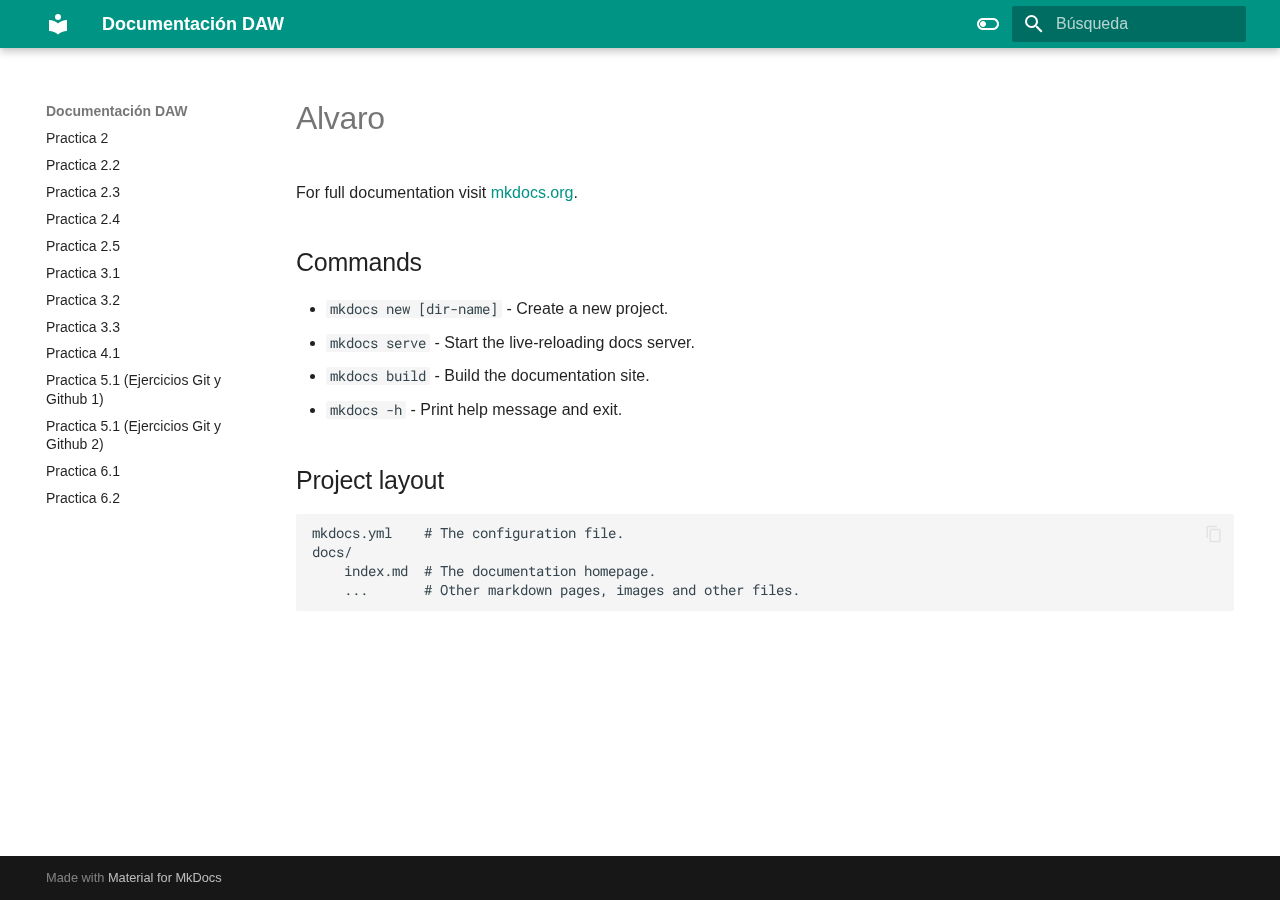
<file: index.html>
<!doctype html>
<html lang="es" class="no-js">
  <head>
    
      <meta charset="utf-8">
      <meta name="viewport" content="width=device-width,initial-scale=1">
      
        <meta name="description" content="Documentación de las prácticas">
      
      
        <meta name="author" content="Álvaro Mejías Benavente">
      
      
      
      
      
      <link rel="icon" href="assets/images/favicon.png">
      <meta name="generator" content="mkdocs-1.6.1, mkdocs-material-9.6.7">
    
    
      
        <title>Documentación DAW</title>
      
    
    
      <link rel="stylesheet" href="assets/stylesheets/main.8608ea7d.min.css">
      
        
        <link rel="stylesheet" href="assets/stylesheets/palette.06af60db.min.css">
      
      


    
    
      
    
    
      
        
        
        <link rel="preconnect" href="https://fonts.gstatic.com" crossorigin>
        <link rel="stylesheet" href="https://fonts.googleapis.com/css?family=Verdana:300,300i,400,400i,700,700i%7CRoboto+Mono:400,400i,700,700i&display=fallback">
        <style>:root{--md-text-font:"Verdana";--md-code-font:"Roboto Mono"}</style>
      
    
    
    <script>__md_scope=new URL(".",location),__md_hash=e=>[...e].reduce(((e,_)=>(e<<5)-e+_.charCodeAt(0)),0),__md_get=(e,_=localStorage,t=__md_scope)=>JSON.parse(_.getItem(t.pathname+"."+e)),__md_set=(e,_,t=localStorage,a=__md_scope)=>{try{t.setItem(a.pathname+"."+e,JSON.stringify(_))}catch(e){}}</script>
    
      

    
    
    
  </head>
  
  
    
    
      
    
    
    
    
    <body dir="ltr" data-md-color-scheme="default" data-md-color-primary="teal" data-md-color-accent="light-green">
  
    
    <input class="md-toggle" data-md-toggle="drawer" type="checkbox" id="__drawer" autocomplete="off">
    <input class="md-toggle" data-md-toggle="search" type="checkbox" id="__search" autocomplete="off">
    <label class="md-overlay" for="__drawer"></label>
    <div data-md-component="skip">
      
        
        <a href="#alvaro" class="md-skip">
          Saltar a contenido
        </a>
      
    </div>
    <div data-md-component="announce">
      
    </div>
    
    
      

  

<header class="md-header md-header--shadow" data-md-component="header">
  <nav class="md-header__inner md-grid" aria-label="Cabecera">
    <a href="." title="Documentación DAW" class="md-header__button md-logo" aria-label="Documentación DAW" data-md-component="logo">
      
  
  <svg xmlns="http://www.w3.org/2000/svg" viewBox="0 0 24 24"><path d="M12 8a3 3 0 0 0 3-3 3 3 0 0 0-3-3 3 3 0 0 0-3 3 3 3 0 0 0 3 3m0 3.54C9.64 9.35 6.5 8 3 8v11c3.5 0 6.64 1.35 9 3.54 2.36-2.19 5.5-3.54 9-3.54V8c-3.5 0-6.64 1.35-9 3.54"/></svg>

    </a>
    <label class="md-header__button md-icon" for="__drawer">
      
      <svg xmlns="http://www.w3.org/2000/svg" viewBox="0 0 24 24"><path d="M3 6h18v2H3zm0 5h18v2H3zm0 5h18v2H3z"/></svg>
    </label>
    <div class="md-header__title" data-md-component="header-title">
      <div class="md-header__ellipsis">
        <div class="md-header__topic">
          <span class="md-ellipsis">
            Documentación DAW
          </span>
        </div>
        <div class="md-header__topic" data-md-component="header-topic">
          <span class="md-ellipsis">
            
              Alvaro
            
          </span>
        </div>
      </div>
    </div>
    
      
        <form class="md-header__option" data-md-component="palette">
  
    
    
    
    <input class="md-option" data-md-color-media="" data-md-color-scheme="default" data-md-color-primary="teal" data-md-color-accent="light-green"  aria-label="Cambiar a modo oscuro"  type="radio" name="__palette" id="__palette_0">
    
      <label class="md-header__button md-icon" title="Cambiar a modo oscuro" for="__palette_1" hidden>
        <svg xmlns="http://www.w3.org/2000/svg" viewBox="0 0 24 24"><path d="M17 6H7c-3.31 0-6 2.69-6 6s2.69 6 6 6h10c3.31 0 6-2.69 6-6s-2.69-6-6-6m0 10H7c-2.21 0-4-1.79-4-4s1.79-4 4-4h10c2.21 0 4 1.79 4 4s-1.79 4-4 4M7 9c-1.66 0-3 1.34-3 3s1.34 3 3 3 3-1.34 3-3-1.34-3-3-3"/></svg>
      </label>
    
  
    
    
    
    <input class="md-option" data-md-color-media="" data-md-color-scheme="slate" data-md-color-primary="teal" data-md-color-accent="light-green"  aria-label="Cambiar a modo claro"  type="radio" name="__palette" id="__palette_1">
    
      <label class="md-header__button md-icon" title="Cambiar a modo claro" for="__palette_0" hidden>
        <svg xmlns="http://www.w3.org/2000/svg" viewBox="0 0 24 24"><path d="M17 7H7a5 5 0 0 0-5 5 5 5 0 0 0 5 5h10a5 5 0 0 0 5-5 5 5 0 0 0-5-5m0 8a3 3 0 0 1-3-3 3 3 0 0 1 3-3 3 3 0 0 1 3 3 3 3 0 0 1-3 3"/></svg>
      </label>
    
  
</form>
      
    
    
      <script>var palette=__md_get("__palette");if(palette&&palette.color){if("(prefers-color-scheme)"===palette.color.media){var media=matchMedia("(prefers-color-scheme: light)"),input=document.querySelector(media.matches?"[data-md-color-media='(prefers-color-scheme: light)']":"[data-md-color-media='(prefers-color-scheme: dark)']");palette.color.media=input.getAttribute("data-md-color-media"),palette.color.scheme=input.getAttribute("data-md-color-scheme"),palette.color.primary=input.getAttribute("data-md-color-primary"),palette.color.accent=input.getAttribute("data-md-color-accent")}for(var[key,value]of Object.entries(palette.color))document.body.setAttribute("data-md-color-"+key,value)}</script>
    
    
    
      <label class="md-header__button md-icon" for="__search">
        
        <svg xmlns="http://www.w3.org/2000/svg" viewBox="0 0 24 24"><path d="M9.5 3A6.5 6.5 0 0 1 16 9.5c0 1.61-.59 3.09-1.56 4.23l.27.27h.79l5 5-1.5 1.5-5-5v-.79l-.27-.27A6.52 6.52 0 0 1 9.5 16 6.5 6.5 0 0 1 3 9.5 6.5 6.5 0 0 1 9.5 3m0 2C7 5 5 7 5 9.5S7 14 9.5 14 14 12 14 9.5 12 5 9.5 5"/></svg>
      </label>
      <div class="md-search" data-md-component="search" role="dialog">
  <label class="md-search__overlay" for="__search"></label>
  <div class="md-search__inner" role="search">
    <form class="md-search__form" name="search">
      <input type="text" class="md-search__input" name="query" aria-label="Búsqueda" placeholder="Búsqueda" autocapitalize="off" autocorrect="off" autocomplete="off" spellcheck="false" data-md-component="search-query" required>
      <label class="md-search__icon md-icon" for="__search">
        
        <svg xmlns="http://www.w3.org/2000/svg" viewBox="0 0 24 24"><path d="M9.5 3A6.5 6.5 0 0 1 16 9.5c0 1.61-.59 3.09-1.56 4.23l.27.27h.79l5 5-1.5 1.5-5-5v-.79l-.27-.27A6.52 6.52 0 0 1 9.5 16 6.5 6.5 0 0 1 3 9.5 6.5 6.5 0 0 1 9.5 3m0 2C7 5 5 7 5 9.5S7 14 9.5 14 14 12 14 9.5 12 5 9.5 5"/></svg>
        
        <svg xmlns="http://www.w3.org/2000/svg" viewBox="0 0 24 24"><path d="M20 11v2H8l5.5 5.5-1.42 1.42L4.16 12l7.92-7.92L13.5 5.5 8 11z"/></svg>
      </label>
      <nav class="md-search__options" aria-label="Buscar">
        
        <button type="reset" class="md-search__icon md-icon" title="Limpiar" aria-label="Limpiar" tabindex="-1">
          
          <svg xmlns="http://www.w3.org/2000/svg" viewBox="0 0 24 24"><path d="M19 6.41 17.59 5 12 10.59 6.41 5 5 6.41 10.59 12 5 17.59 6.41 19 12 13.41 17.59 19 19 17.59 13.41 12z"/></svg>
        </button>
      </nav>
      
        <div class="md-search__suggest" data-md-component="search-suggest"></div>
      
    </form>
    <div class="md-search__output">
      <div class="md-search__scrollwrap" tabindex="0" data-md-scrollfix>
        <div class="md-search-result" data-md-component="search-result">
          <div class="md-search-result__meta">
            Inicializando búsqueda
          </div>
          <ol class="md-search-result__list" role="presentation"></ol>
        </div>
      </div>
    </div>
  </div>
</div>
    
    
  </nav>
  
</header>
    
    <div class="md-container" data-md-component="container">
      
      
        
          
        
      
      <main class="md-main" data-md-component="main">
        <div class="md-main__inner md-grid">
          
            
              
              <div class="md-sidebar md-sidebar--primary" data-md-component="sidebar" data-md-type="navigation" >
                <div class="md-sidebar__scrollwrap">
                  <div class="md-sidebar__inner">
                    



  

<nav class="md-nav md-nav--primary md-nav--integrated" aria-label="Navegación" data-md-level="0">
  <label class="md-nav__title" for="__drawer">
    <a href="." title="Documentación DAW" class="md-nav__button md-logo" aria-label="Documentación DAW" data-md-component="logo">
      
  
  <svg xmlns="http://www.w3.org/2000/svg" viewBox="0 0 24 24"><path d="M12 8a3 3 0 0 0 3-3 3 3 0 0 0-3-3 3 3 0 0 0-3 3 3 3 0 0 0 3 3m0 3.54C9.64 9.35 6.5 8 3 8v11c3.5 0 6.64 1.35 9 3.54 2.36-2.19 5.5-3.54 9-3.54V8c-3.5 0-6.64 1.35-9 3.54"/></svg>

    </a>
    Documentación DAW
  </label>
  
  <ul class="md-nav__list" data-md-scrollfix>
    
      
      
  
  
  
  
    <li class="md-nav__item">
      <a href="Practicas/practica2/docs/" class="md-nav__link">
        
  
  <span class="md-ellipsis">
    Practica 2
    
  </span>
  

      </a>
    </li>
  

    
      
      
  
  
  
  
    <li class="md-nav__item">
      <a href="Practicas/practica2.2/docs/" class="md-nav__link">
        
  
  <span class="md-ellipsis">
    Practica 2.2
    
  </span>
  

      </a>
    </li>
  

    
      
      
  
  
  
  
    <li class="md-nav__item">
      <a href="Practicas/practica2.3/docs/" class="md-nav__link">
        
  
  <span class="md-ellipsis">
    Practica 2.3
    
  </span>
  

      </a>
    </li>
  

    
      
      
  
  
  
  
    <li class="md-nav__item">
      <a href="Practicas/practica2.4/docs/" class="md-nav__link">
        
  
  <span class="md-ellipsis">
    Practica 2.4
    
  </span>
  

      </a>
    </li>
  

    
      
      
  
  
  
  
    <li class="md-nav__item">
      <a href="Practicas/practica2.5/docs/" class="md-nav__link">
        
  
  <span class="md-ellipsis">
    Practica 2.5
    
  </span>
  

      </a>
    </li>
  

    
      
      
  
  
  
  
    <li class="md-nav__item">
      <a href="Practicas/practica3.1/docs/" class="md-nav__link">
        
  
  <span class="md-ellipsis">
    Practica 3.1
    
  </span>
  

      </a>
    </li>
  

    
      
      
  
  
  
  
    <li class="md-nav__item">
      <a href="Practicas/practica3.2/docs/" class="md-nav__link">
        
  
  <span class="md-ellipsis">
    Practica 3.2
    
  </span>
  

      </a>
    </li>
  

    
      
      
  
  
  
  
    <li class="md-nav__item">
      <a href="Practicas/practica3.3/docs/" class="md-nav__link">
        
  
  <span class="md-ellipsis">
    Practica 3.3
    
  </span>
  

      </a>
    </li>
  

    
      
      
  
  
  
  
    <li class="md-nav__item">
      <a href="Practicas/practica4.1/docs/" class="md-nav__link">
        
  
  <span class="md-ellipsis">
    Practica 4.1
    
  </span>
  

      </a>
    </li>
  

    
      
      
  
  
  
  
    <li class="md-nav__item">
      <a href="Practicas/practica5.1/docs/" class="md-nav__link">
        
  
  <span class="md-ellipsis">
    Practica 5.1 (Ejercicios Git y Github 1)
    
  </span>
  

      </a>
    </li>
  

    
      
      
  
  
  
  
    <li class="md-nav__item">
      <a href="Practicas/practica5.2/docs/" class="md-nav__link">
        
  
  <span class="md-ellipsis">
    Practica 5.1 (Ejercicios Git y Github 2)
    
  </span>
  

      </a>
    </li>
  

    
      
      
  
  
  
  
    <li class="md-nav__item">
      <a href="Practicas/practica6.1/docs/" class="md-nav__link">
        
  
  <span class="md-ellipsis">
    Practica 6.1
    
  </span>
  

      </a>
    </li>
  

    
      
      
  
  
  
  
    <li class="md-nav__item">
      <a href="Practicas/practica6.2/docs/" class="md-nav__link">
        
  
  <span class="md-ellipsis">
    Practica 6.2
    
  </span>
  

      </a>
    </li>
  

    
  </ul>
</nav>
                  </div>
                </div>
              </div>
            
            
          
          
            <div class="md-content" data-md-component="content">
              <article class="md-content__inner md-typeset">
                
                  



<h1 id="alvaro">Alvaro<a class="headerlink" href="#alvaro" title="Permanent link">&para;</a></h1>
<p>For full documentation visit <a href="https://www.mkdocs.org">mkdocs.org</a>.</p>
<h2 id="commands">Commands<a class="headerlink" href="#commands" title="Permanent link">&para;</a></h2>
<ul>
<li><code>mkdocs new [dir-name]</code> - Create a new project.</li>
<li><code>mkdocs serve</code> - Start the live-reloading docs server.</li>
<li><code>mkdocs build</code> - Build the documentation site.</li>
<li><code>mkdocs -h</code> - Print help message and exit.</li>
</ul>
<h2 id="project-layout">Project layout<a class="headerlink" href="#project-layout" title="Permanent link">&para;</a></h2>
<div class="codehilite"><pre><span></span><code>mkdocs.yml    # The configuration file.
docs/
    index.md  # The documentation homepage.
    ...       # Other markdown pages, images and other files.
</code></pre></div>












                
              </article>
            </div>
          
          
  <script>var tabs=__md_get("__tabs");if(Array.isArray(tabs))e:for(var set of document.querySelectorAll(".tabbed-set")){var labels=set.querySelector(".tabbed-labels");for(var tab of tabs)for(var label of labels.getElementsByTagName("label"))if(label.innerText.trim()===tab){var input=document.getElementById(label.htmlFor);input.checked=!0;continue e}}</script>

<script>var target=document.getElementById(location.hash.slice(1));target&&target.name&&(target.checked=target.name.startsWith("__tabbed_"))</script>
        </div>
        
      </main>
      
        <footer class="md-footer">
  
  <div class="md-footer-meta md-typeset">
    <div class="md-footer-meta__inner md-grid">
      <div class="md-copyright">
  
  
    Made with
    <a href="https://squidfunk.github.io/mkdocs-material/" target="_blank" rel="noopener">
      Material for MkDocs
    </a>
  
</div>
      
    </div>
  </div>
</footer>
      
    </div>
    <div class="md-dialog" data-md-component="dialog">
      <div class="md-dialog__inner md-typeset"></div>
    </div>
    
    
    <script id="__config" type="application/json">{"base": ".", "features": ["toc.integrate", "header.autohide", "announce.dismiss", "search.suggest", "search.highlight", "content.tabs.link", "content.code.annotation", "content.code.copy"], "search": "assets/javascripts/workers/search.f8cc74c7.min.js", "translations": {"clipboard.copied": "Copiado al portapapeles", "clipboard.copy": "Copiar al portapapeles", "search.result.more.one": "1 m\u00e1s en esta p\u00e1gina", "search.result.more.other": "# m\u00e1s en esta p\u00e1gina", "search.result.none": "No se encontraron documentos", "search.result.one": "1 documento encontrado", "search.result.other": "# documentos encontrados", "search.result.placeholder": "Teclee para comenzar b\u00fasqueda", "search.result.term.missing": "Falta", "select.version": "Seleccionar versi\u00f3n"}}</script>
    
    
      <script src="assets/javascripts/bundle.c8b220af.min.js"></script>
      
    
  </body>
</html>
</file>
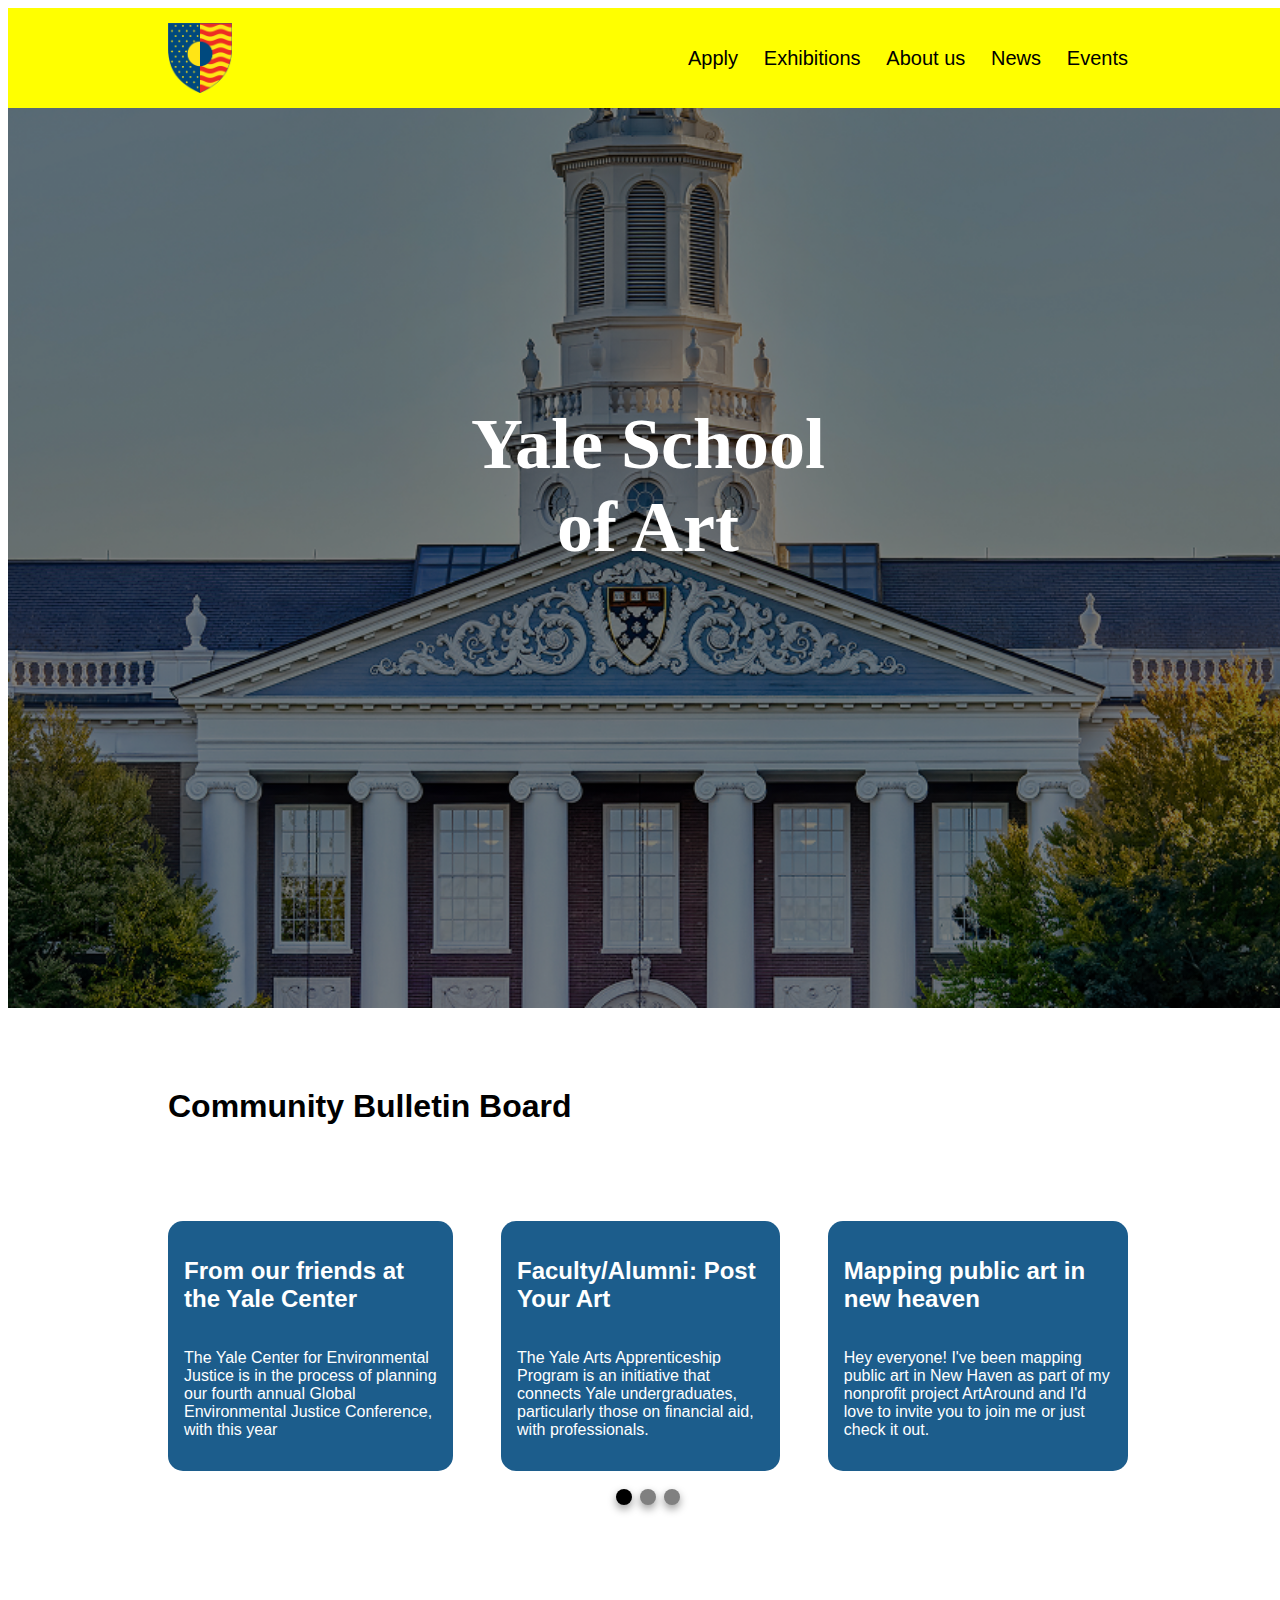
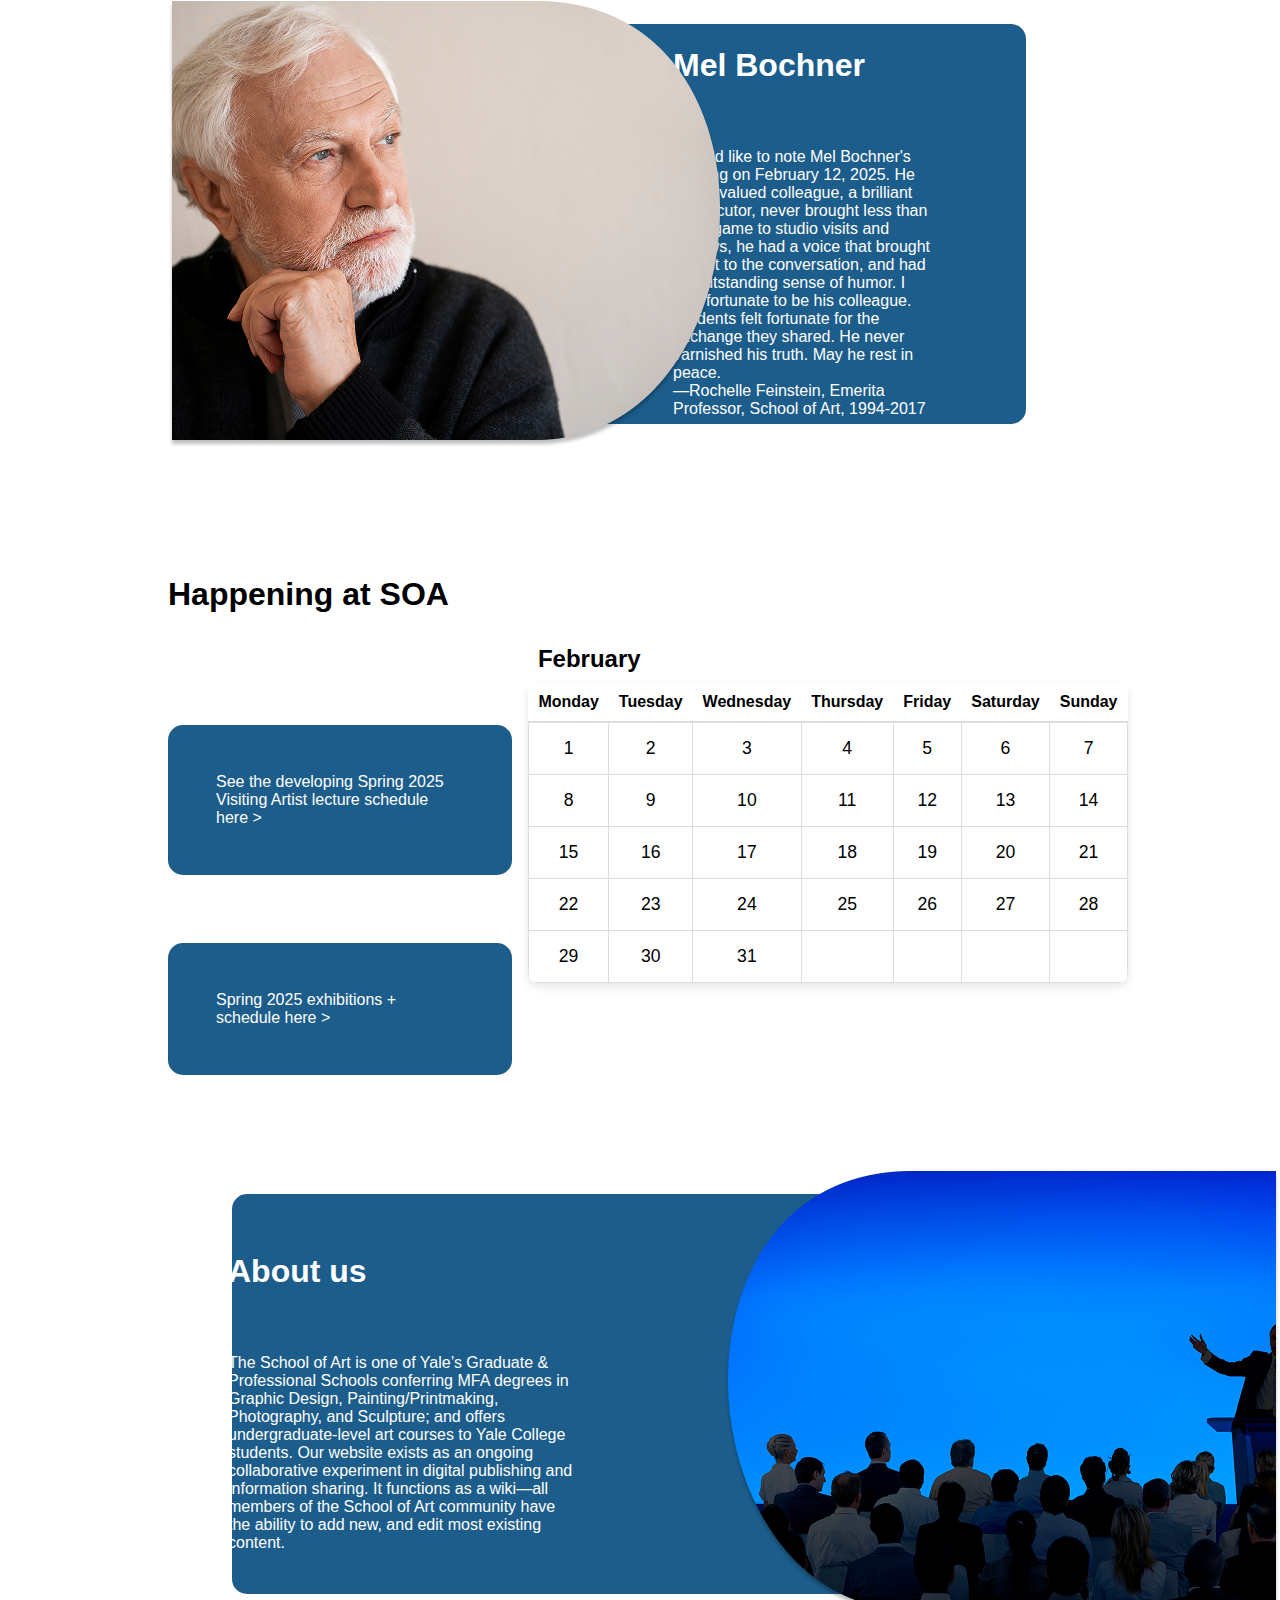
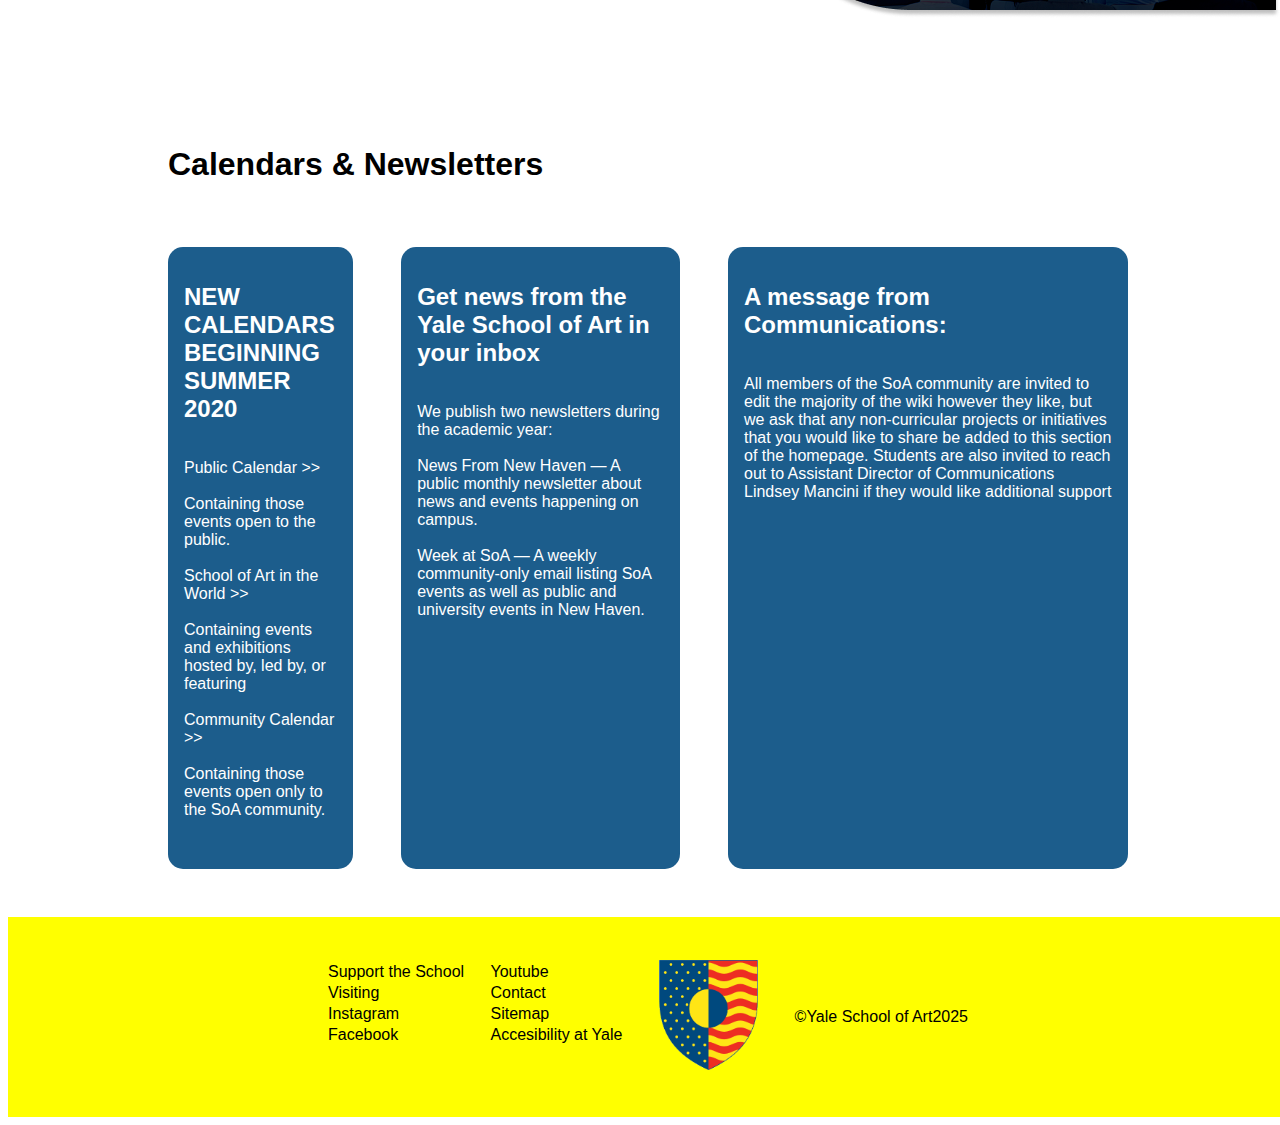
<file: Practicas/practica_diseño/index.html>
<!DOCTYPE html>
<html lang="en">
<head>
    <meta charset="UTF-8">
    <meta name="viewport" content="width=device-width, initial-scale=1.0">
    <title>Rediseño web</title>
    <link rel="stylesheet" href="styles/header.css">
    <link rel="stylesheet" href="styles/footer.css">
    <link rel="stylesheet" href="styles/global.css">
</head>
<body>
    <header>
        <img src="images/Yale_School_of_Art.png" alt="Yale School of Art" />
        <nav>
            <ul>
                <li><p>Apply</p></li>
                <li><p>Exhibitions</p></li>
                <li><p>About us</p></li>
                <li><p>News</p></li>
                <li><p>Events</p></li>
            </ul>
        </nav>
    </header>
    <main>
        <section class="portada">
            <h1>Yale School <br> of Art</h1>
        </section>
        <section>
            <h1>Community Bulletin Board</h1>
                <div class="container">
                    <article class="card">
                        <h2>From our friends at the Yale Center</h2>
                        <p>The Yale Center for Environmental Justice is in the process of planning our fourth annual Global Environmental Justice Conference, with this year</p>
                    </article>
                    <article class="card">
                        <h2>Faculty/Alumni: Post Your Art</h2>
                        <p>The Yale Arts Apprenticeship Program is an initiative that connects Yale 
                            undergraduates, particularly those on financial aid, with professionals.</p>
                    </article>
                    <article class="card">
                        <h2>Mapping public art in new heaven</h2>
                        <p>Hey everyone! I've been mapping public art in New Haven as part of my nonprofit project ArtAround and I'd love to invite you to join me or just check it out.</p>
                    </article>
                </div>
                <br>
                <div class="circles">
                    <article class="circle"></article>
                    <article class="circle"></article>
                    <article class="circle"></article>
                </div>
        </section>
        <section class="rip">
            <img src="images/Rectangle 4.png" alt="Mel Bochner" />
            <div class="memorial">
                <article>
                    <h1>Mel Bochner</h1>
                    <p>I would like to note Mel Bochner's passing on February 12, 2025. He was a valued colleague, a brilliant interlocutor, never brought less than his A-game to studio visits and reviews, he had a voice that  brought insight to the conversation, and had an outstanding sense of  humor. I was fortunate to be his colleague. Students felt fortunate for  the exchange they shared. He never varnished his truth. May he rest in  peace.<br>
                    —Rochelle Feinstein,  Emerita Professor,  School of Art,  1994-2017</p>
                </article>
            </div>
        </section>
        <section class="happening">
            <div class="info">
                <h1>Happening at SOA</h1>
                <article class="card1">See the developing Spring 2025 Visiting Artist lecture schedule here ></article>
                <br>
                <br>
                <article class="card">Spring 2025 exhibitions + schedule here ></article>
            </div>
            <div class="calendararea">
                <table class="calendar">
                    <caption>February</caption>
                    <thead>
                        <tr>
                            <th>Monday</th>
                            <th>Tuesday</th>
                            <th>Wednesday</th>
                            <th>Thursday</th>
                            <th>Friday</th>
                            <th>Saturday</th>
                            <th>Sunday</th>
                        </tr>
                    </thead>
                    <tbody>
                        <tr>
                            <td>1</td>
                            <td>2</td>
                            <td>3</td>
                            <td>4</td>
                            <td>5</td>
                            <td>6</td>
                            <td>7</td>
                        </tr>
                        <tr>
                            <td>8</td>
                            <td>9</td>
                            <td>10</td>
                            <td>11</td>
                            <td>12</td>
                            <td>13</td>
                            <td>14</td>
                        </tr>
                        <tr>
                            <td>15</td>
                            <td>16</td>
                            <td>17</td>
                            <td>18</td>
                            <td>19</td>
                            <td>20</td>
                            <td>21</td>
                        </tr>
                        <tr>
                            <td>22</td>
                            <td>23</td>
                            <td>24</td>
                            <td>25</td>
                            <td>26</td>
                            <td>27</td>
                            <td>28</td>
                        </tr>
                        <tr>
                            <td>29</td>
                            <td>30</td>
                            <td>31</td>
                            <td></td>
                            <td></td>
                            <td></td>
                            <td></td>
                        </tr>
                    </tbody>
                </table>
            </div>
        </section>
        <section class="about">
            <img src="images/Rectangle 9.png" alt="Mel Bochner" />
            <div class="textoabout">
                <article>
                    <h1>About us</h1>
                    <p>The School of Art is one of Yale’s Graduate & Professional Schools conferring MFA degrees in Graphic Design, Painting/Printmaking,  Photography, and Sculpture; and offers undergraduate-level art courses  to Yale College students. Our website exists as an ongoing collaborative experiment in digital publishing and information sharing. It functions as a  wiki—all members of the School of Art community have the ability to add  new, and edit most existing content.</p>
                </article>
            </div>
        </section>
        <section>
            <h1>Calendars & Newsletters</h1>
            <div class="container">
                <article class="card">
                    <h2>NEW CALENDARS BEGINNING SUMMER 2020</h2>
                    <p>Public Calendar >><br><br>
                        Containing those events open to the public.<br><br>
                        
                        School of Art in the World >><br><br>
                        Containing events and exhibitions hosted by, led by, or featuring<br><br>
                        
                        Community Calendar >><br><br>
                        Containing those events open only to the SoA community.<br><br>
                    </p>
                </article>
                <article class="card">
                    <h2>Get news from the Yale School of Art in your inbox</h2>
                    <p>We publish two newsletters during the academic year:<br><br>
                        
                        News From New Haven — A public monthly newsletter about news and events happening on campus.<br><br>
                        
                        Week at SoA — A weekly community-only email listing SoA events as well as public and university events in New Haven.<br><br>
                    </p>
                </article>
                <article class="card">
                    <h2>A message from Communications:</h2>
                    <p>All members of the SoA community are invited to edit the majority of  the wiki however they like, but we ask that any non-curricular projects  or initiatives that you would like to share be added to this section of the homepage.
                    Students are also invited to reach out to Assistant Director of Communications Lindsey Mancini if they would like additional support</p>
                </article>
            </div>

        </section>
    </main>
    <footer>
        <section>
            <div class="footer-text">
                <p>Support the School</p>
                <p>Visiting</p>
                <p>Instagram</p>
                <p>Facebook</p>
            </div>
            <div class="footer-text">
                <p>Youtube</p>
                <p>Contact</p>
                <p>Sitemap</p>
                <p>Accesibility at Yale</p>
            </div>
            <div>
                <img src="images/Yale_School_of_Art.png" alt="Yale School of Art" />
            </div>
            <div class="copy">
                <p class="copyright">&copy;Yale School of Art2025</p>
            </div>
        </section>
    </footer>
</body>
</html>
</file>
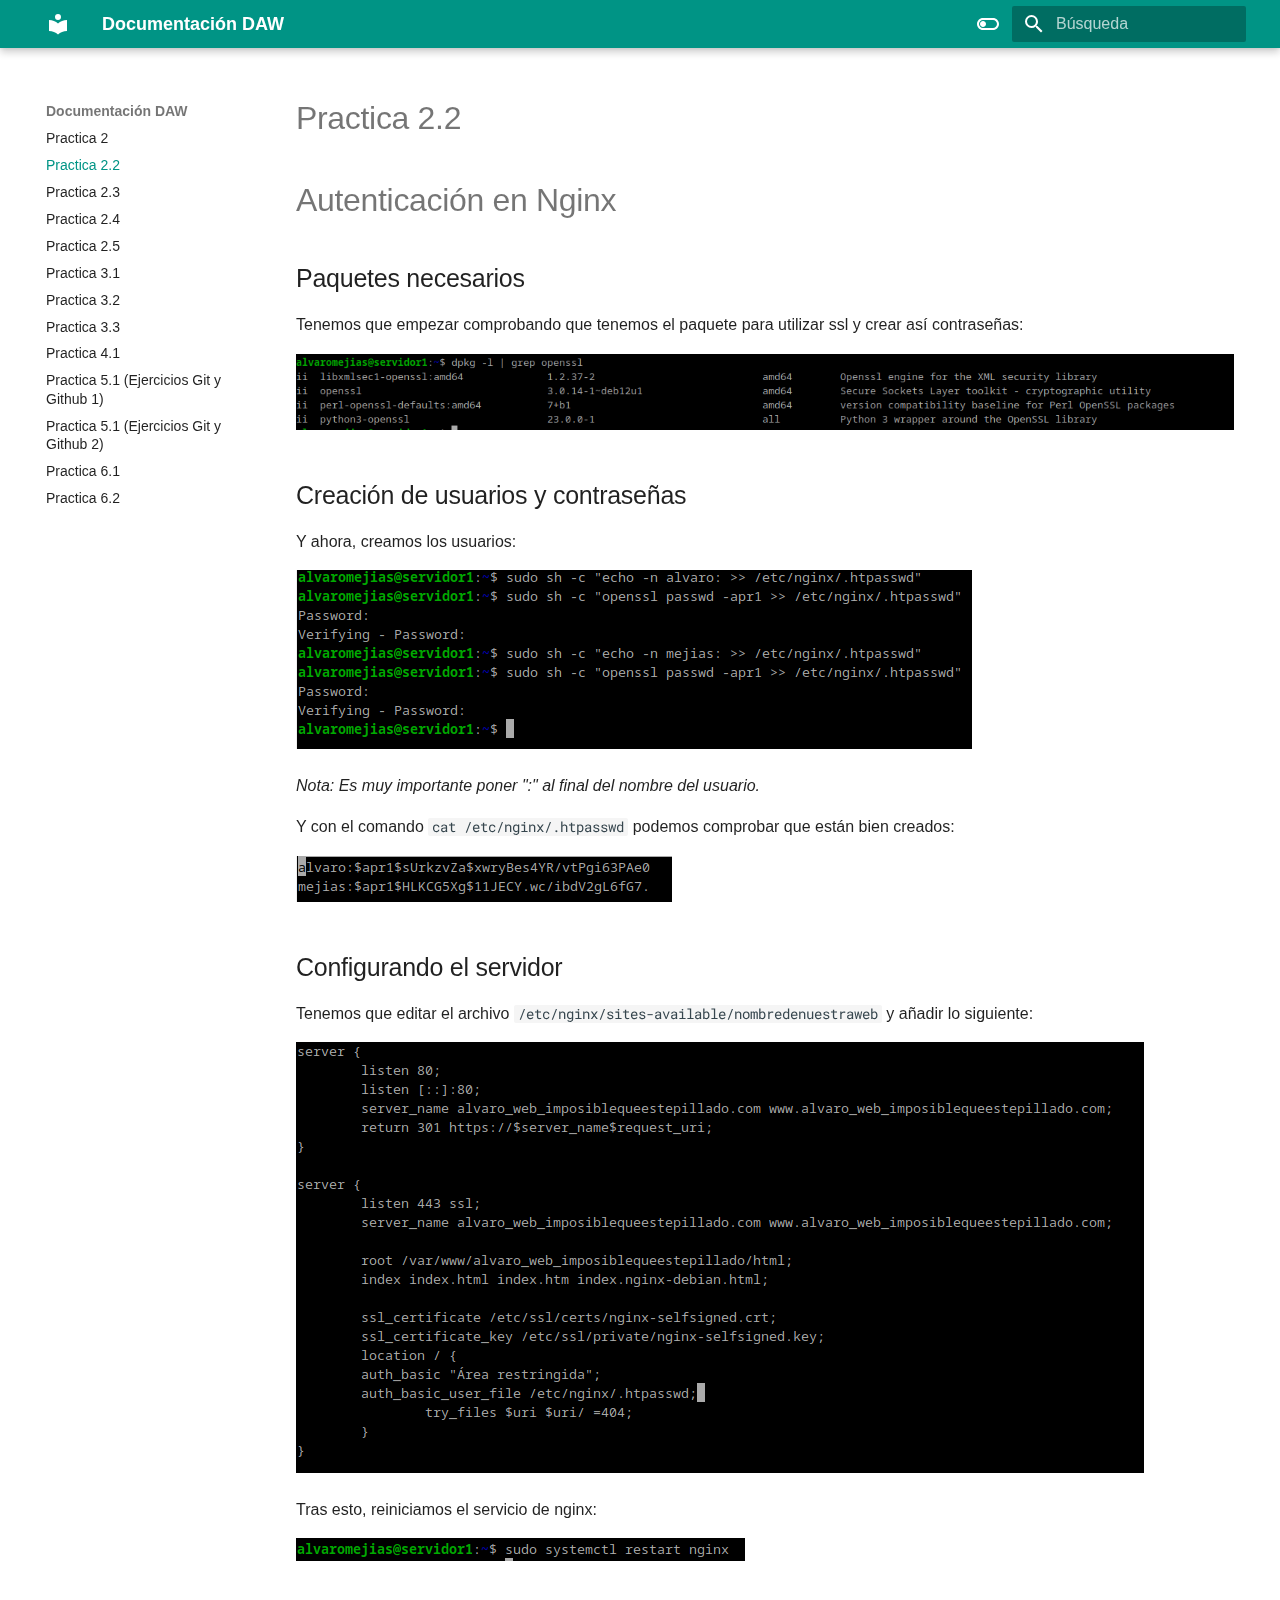
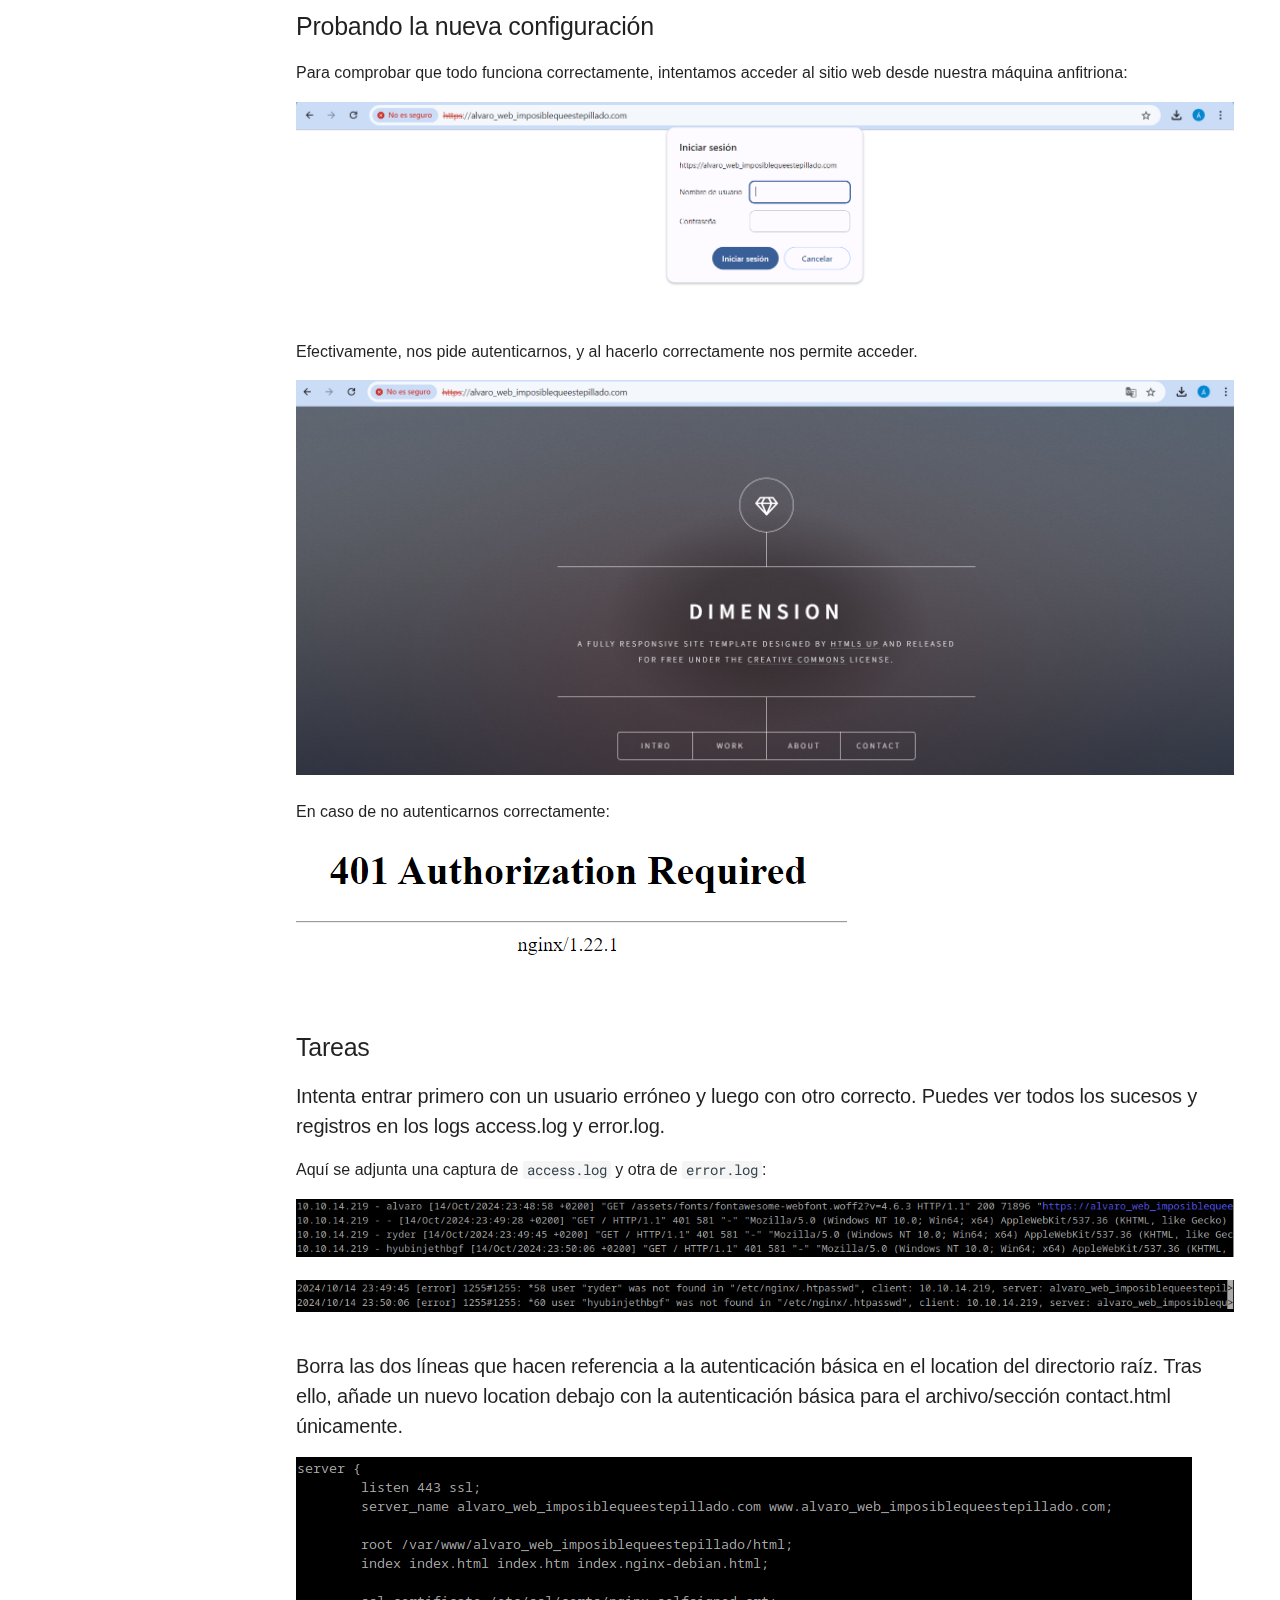
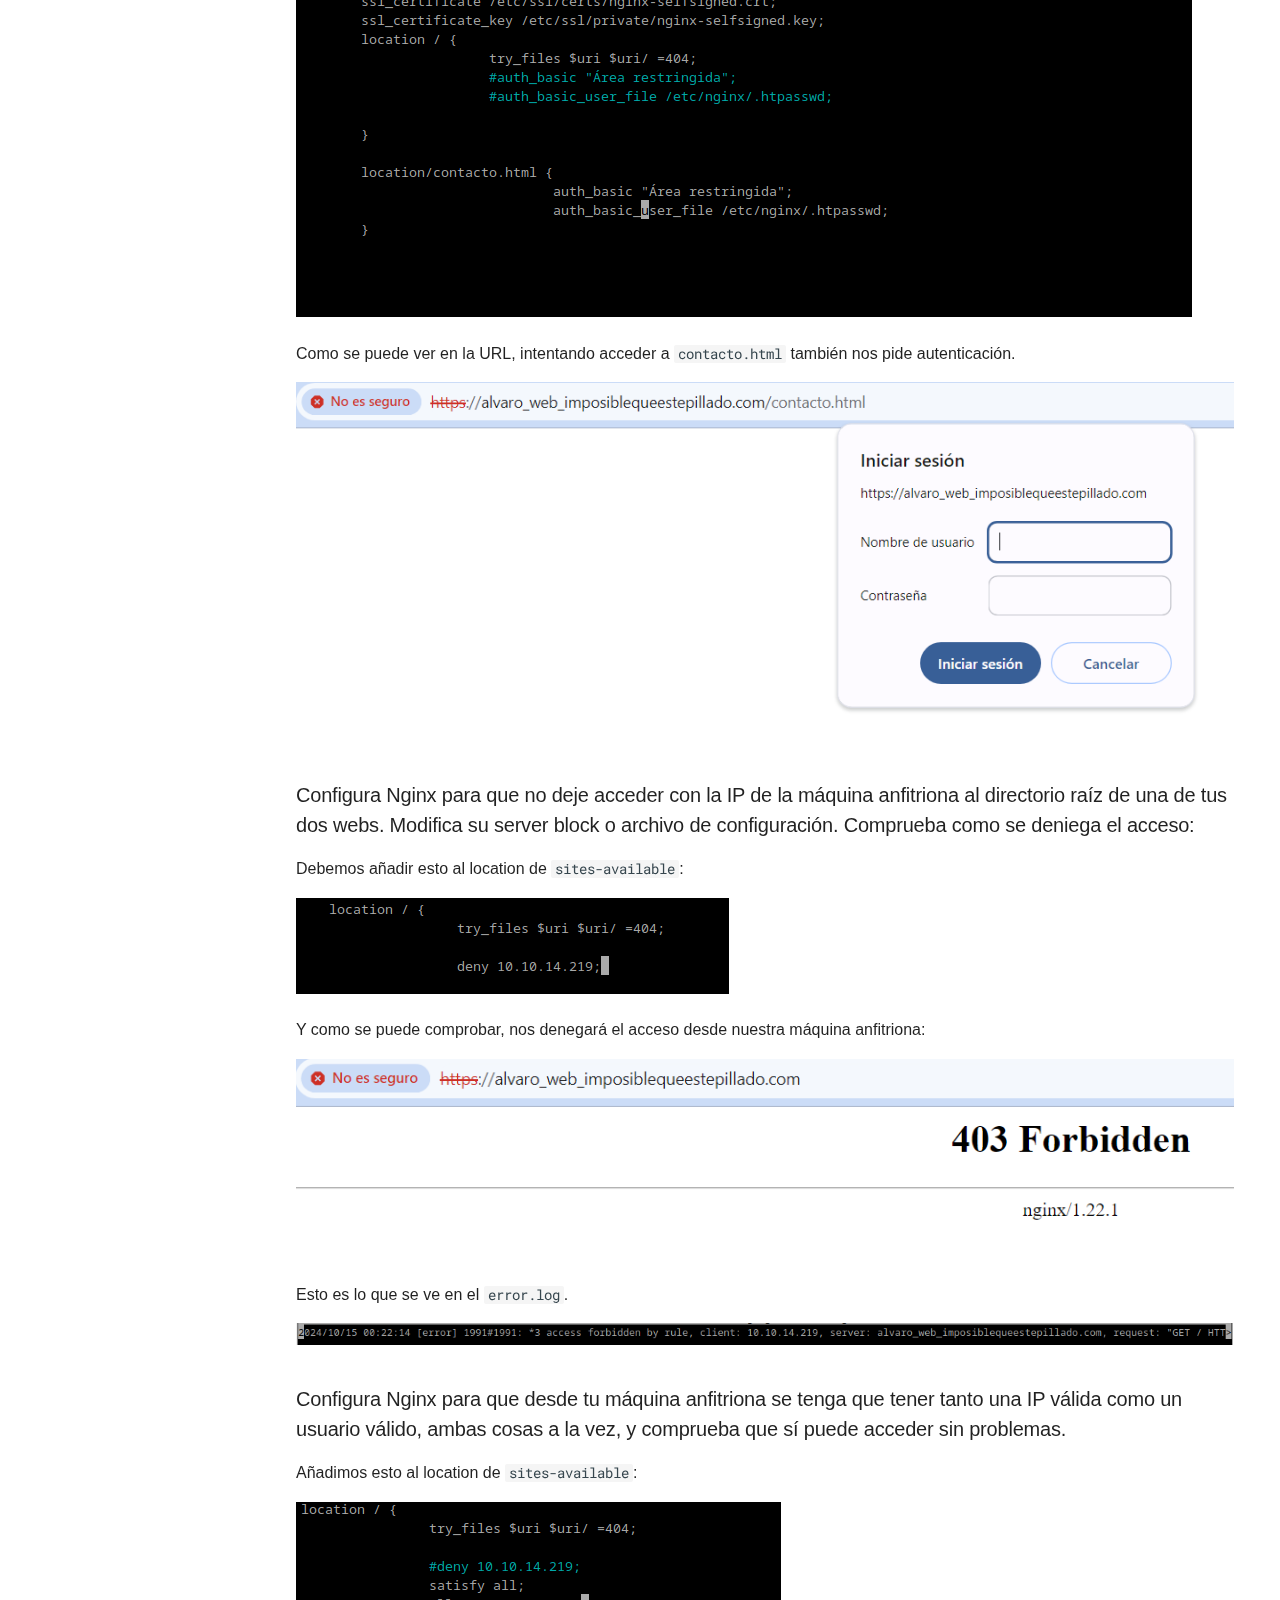
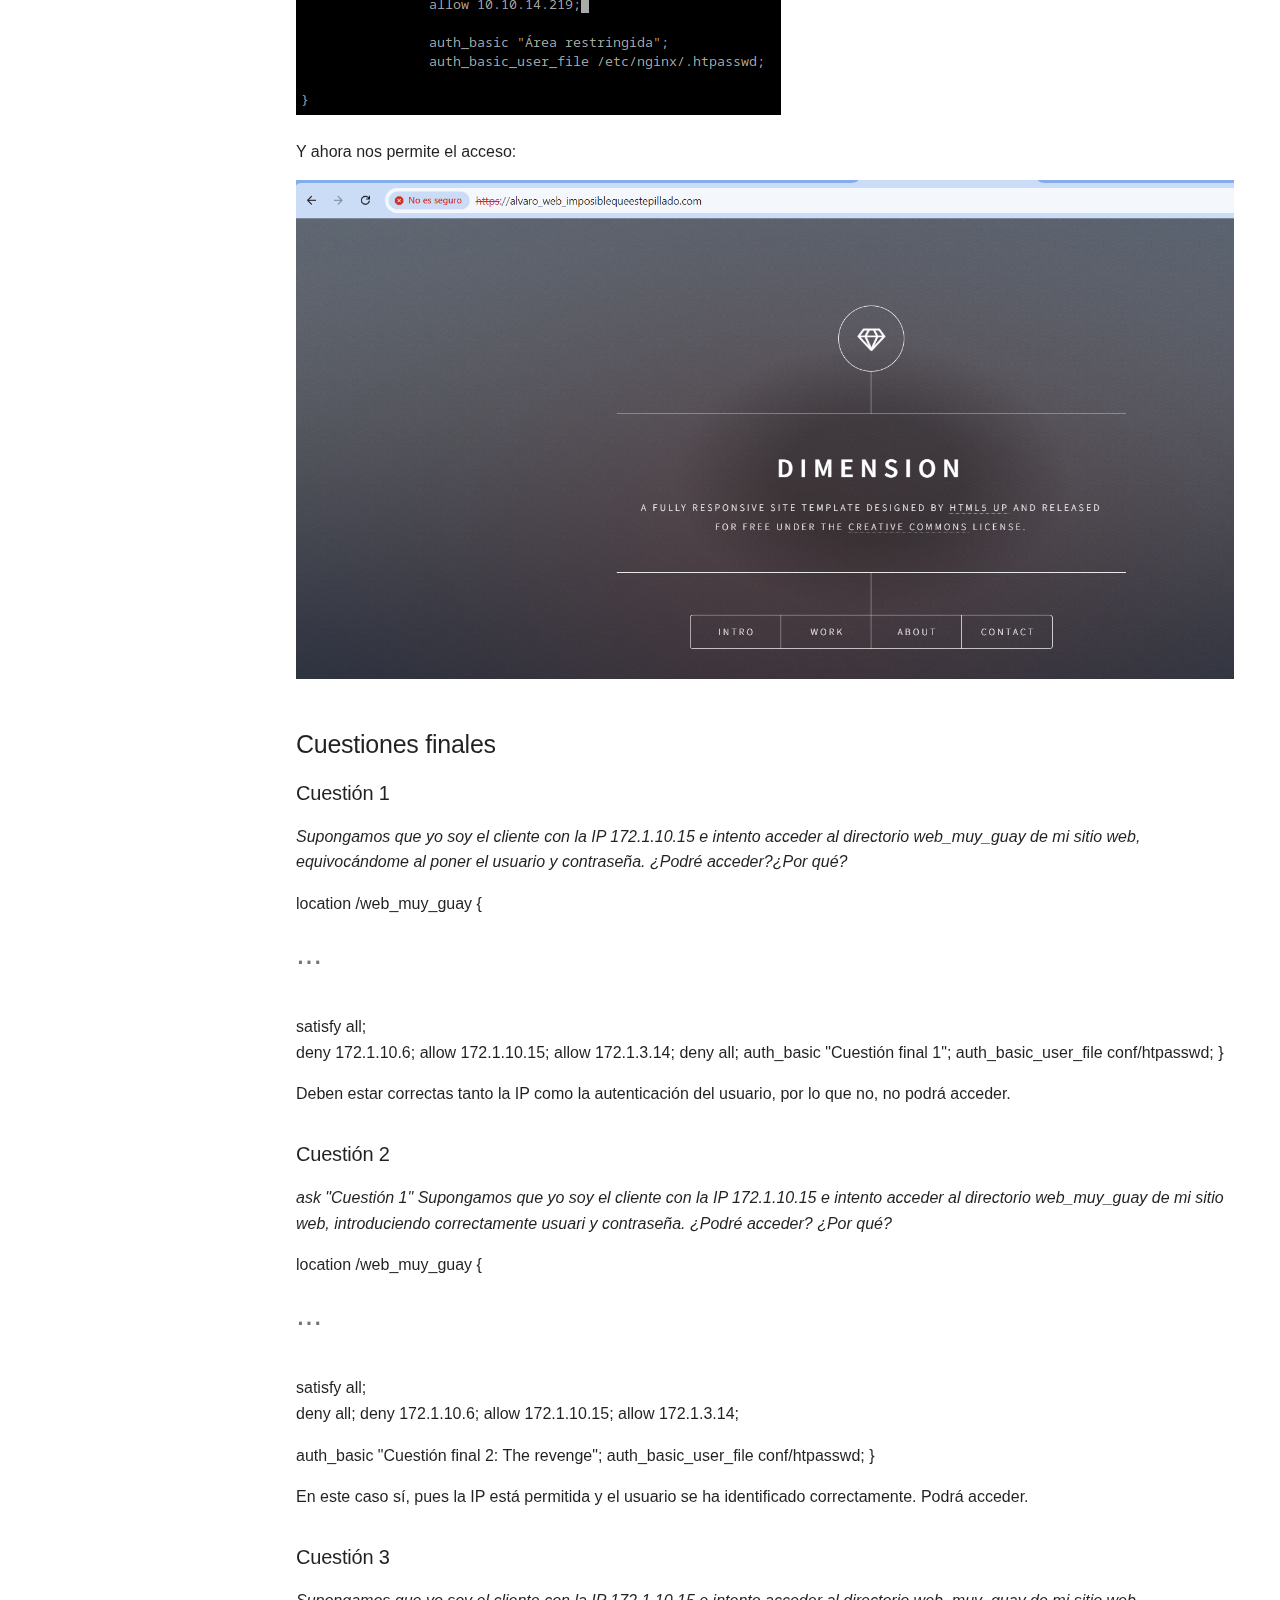
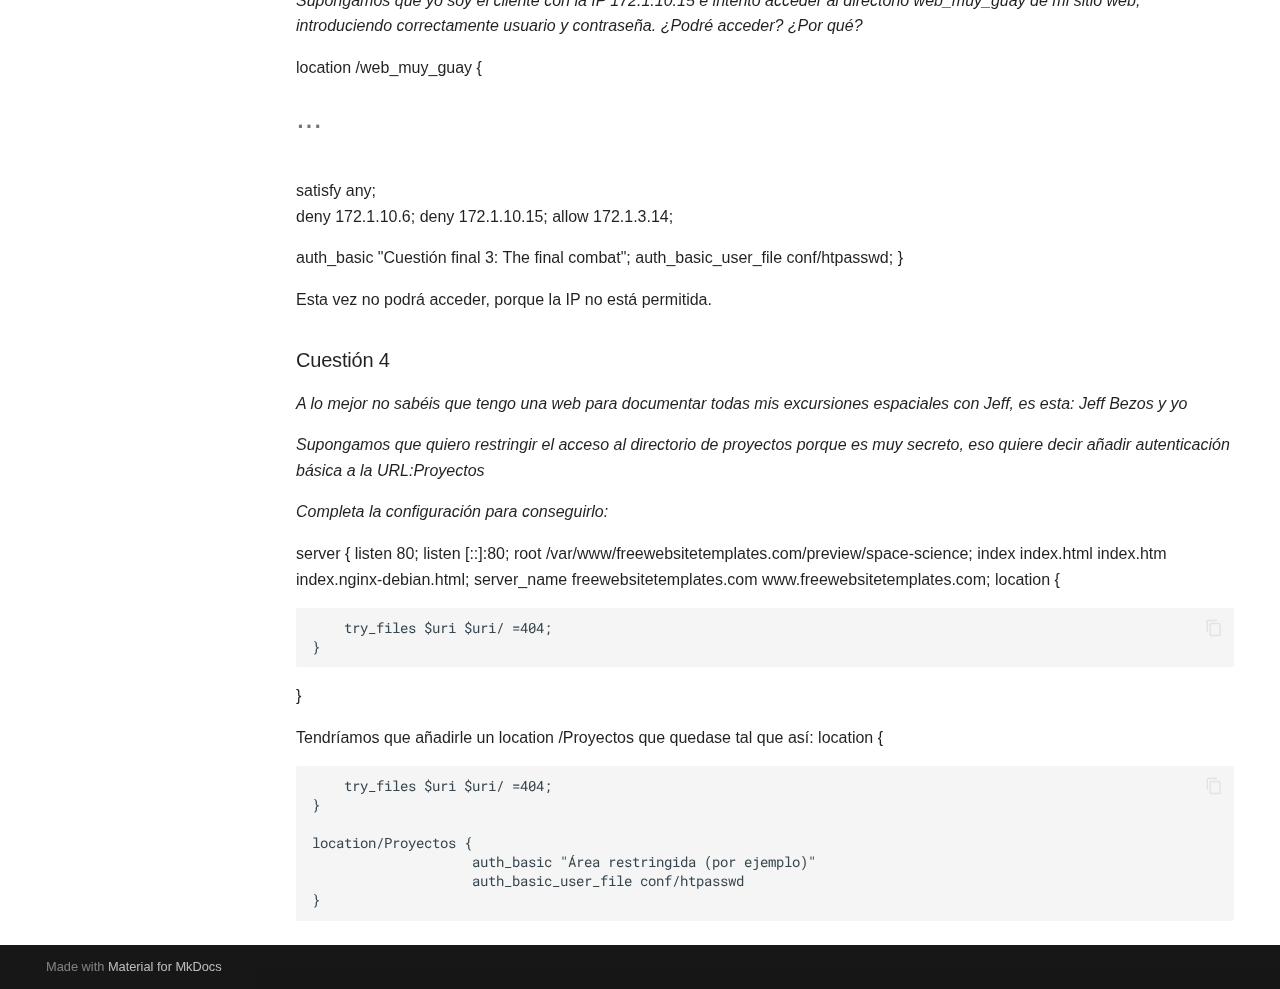
<file: Practicas/practica2.2/docs/index.html>
<!doctype html>
<html lang="es" class="no-js">
  <head>
    
      <meta charset="utf-8">
      <meta name="viewport" content="width=device-width,initial-scale=1">
      
        <meta name="description" content="Documentación de las prácticas">
      
      
        <meta name="author" content="Álvaro Mejías Benavente">
      
      
      
        <link rel="prev" href="../../practica2/docs/">
      
      
        <link rel="next" href="../../practica2.3/docs/">
      
      
      <link rel="icon" href="../../../assets/images/favicon.png">
      <meta name="generator" content="mkdocs-1.6.1, mkdocs-material-9.6.7">
    
    
      
        <title>Practica 2.2 - Documentación DAW</title>
      
    
    
      <link rel="stylesheet" href="../../../assets/stylesheets/main.8608ea7d.min.css">
      
        
        <link rel="stylesheet" href="../../../assets/stylesheets/palette.06af60db.min.css">
      
      


    
    
      
    
    
      
        
        
        <link rel="preconnect" href="https://fonts.gstatic.com" crossorigin>
        <link rel="stylesheet" href="https://fonts.googleapis.com/css?family=Verdana:300,300i,400,400i,700,700i%7CRoboto+Mono:400,400i,700,700i&display=fallback">
        <style>:root{--md-text-font:"Verdana";--md-code-font:"Roboto Mono"}</style>
      
    
    
    <script>__md_scope=new URL("../../..",location),__md_hash=e=>[...e].reduce(((e,_)=>(e<<5)-e+_.charCodeAt(0)),0),__md_get=(e,_=localStorage,t=__md_scope)=>JSON.parse(_.getItem(t.pathname+"."+e)),__md_set=(e,_,t=localStorage,a=__md_scope)=>{try{t.setItem(a.pathname+"."+e,JSON.stringify(_))}catch(e){}}</script>
    
      

    
    
    
  </head>
  
  
    
    
      
    
    
    
    
    <body dir="ltr" data-md-color-scheme="default" data-md-color-primary="teal" data-md-color-accent="light-green">
  
    
    <input class="md-toggle" data-md-toggle="drawer" type="checkbox" id="__drawer" autocomplete="off">
    <input class="md-toggle" data-md-toggle="search" type="checkbox" id="__search" autocomplete="off">
    <label class="md-overlay" for="__drawer"></label>
    <div data-md-component="skip">
      
        
        <a href="#practica-22" class="md-skip">
          Saltar a contenido
        </a>
      
    </div>
    <div data-md-component="announce">
      
    </div>
    
    
      

  

<header class="md-header md-header--shadow" data-md-component="header">
  <nav class="md-header__inner md-grid" aria-label="Cabecera">
    <a href="../../.." title="Documentación DAW" class="md-header__button md-logo" aria-label="Documentación DAW" data-md-component="logo">
      
  
  <svg xmlns="http://www.w3.org/2000/svg" viewBox="0 0 24 24"><path d="M12 8a3 3 0 0 0 3-3 3 3 0 0 0-3-3 3 3 0 0 0-3 3 3 3 0 0 0 3 3m0 3.54C9.64 9.35 6.5 8 3 8v11c3.5 0 6.64 1.35 9 3.54 2.36-2.19 5.5-3.54 9-3.54V8c-3.5 0-6.64 1.35-9 3.54"/></svg>

    </a>
    <label class="md-header__button md-icon" for="__drawer">
      
      <svg xmlns="http://www.w3.org/2000/svg" viewBox="0 0 24 24"><path d="M3 6h18v2H3zm0 5h18v2H3zm0 5h18v2H3z"/></svg>
    </label>
    <div class="md-header__title" data-md-component="header-title">
      <div class="md-header__ellipsis">
        <div class="md-header__topic">
          <span class="md-ellipsis">
            Documentación DAW
          </span>
        </div>
        <div class="md-header__topic" data-md-component="header-topic">
          <span class="md-ellipsis">
            
              Practica 2.2
            
          </span>
        </div>
      </div>
    </div>
    
      
        <form class="md-header__option" data-md-component="palette">
  
    
    
    
    <input class="md-option" data-md-color-media="" data-md-color-scheme="default" data-md-color-primary="teal" data-md-color-accent="light-green"  aria-label="Cambiar a modo oscuro"  type="radio" name="__palette" id="__palette_0">
    
      <label class="md-header__button md-icon" title="Cambiar a modo oscuro" for="__palette_1" hidden>
        <svg xmlns="http://www.w3.org/2000/svg" viewBox="0 0 24 24"><path d="M17 6H7c-3.31 0-6 2.69-6 6s2.69 6 6 6h10c3.31 0 6-2.69 6-6s-2.69-6-6-6m0 10H7c-2.21 0-4-1.79-4-4s1.79-4 4-4h10c2.21 0 4 1.79 4 4s-1.79 4-4 4M7 9c-1.66 0-3 1.34-3 3s1.34 3 3 3 3-1.34 3-3-1.34-3-3-3"/></svg>
      </label>
    
  
    
    
    
    <input class="md-option" data-md-color-media="" data-md-color-scheme="slate" data-md-color-primary="teal" data-md-color-accent="light-green"  aria-label="Cambiar a modo claro"  type="radio" name="__palette" id="__palette_1">
    
      <label class="md-header__button md-icon" title="Cambiar a modo claro" for="__palette_0" hidden>
        <svg xmlns="http://www.w3.org/2000/svg" viewBox="0 0 24 24"><path d="M17 7H7a5 5 0 0 0-5 5 5 5 0 0 0 5 5h10a5 5 0 0 0 5-5 5 5 0 0 0-5-5m0 8a3 3 0 0 1-3-3 3 3 0 0 1 3-3 3 3 0 0 1 3 3 3 3 0 0 1-3 3"/></svg>
      </label>
    
  
</form>
      
    
    
      <script>var palette=__md_get("__palette");if(palette&&palette.color){if("(prefers-color-scheme)"===palette.color.media){var media=matchMedia("(prefers-color-scheme: light)"),input=document.querySelector(media.matches?"[data-md-color-media='(prefers-color-scheme: light)']":"[data-md-color-media='(prefers-color-scheme: dark)']");palette.color.media=input.getAttribute("data-md-color-media"),palette.color.scheme=input.getAttribute("data-md-color-scheme"),palette.color.primary=input.getAttribute("data-md-color-primary"),palette.color.accent=input.getAttribute("data-md-color-accent")}for(var[key,value]of Object.entries(palette.color))document.body.setAttribute("data-md-color-"+key,value)}</script>
    
    
    
      <label class="md-header__button md-icon" for="__search">
        
        <svg xmlns="http://www.w3.org/2000/svg" viewBox="0 0 24 24"><path d="M9.5 3A6.5 6.5 0 0 1 16 9.5c0 1.61-.59 3.09-1.56 4.23l.27.27h.79l5 5-1.5 1.5-5-5v-.79l-.27-.27A6.52 6.52 0 0 1 9.5 16 6.5 6.5 0 0 1 3 9.5 6.5 6.5 0 0 1 9.5 3m0 2C7 5 5 7 5 9.5S7 14 9.5 14 14 12 14 9.5 12 5 9.5 5"/></svg>
      </label>
      <div class="md-search" data-md-component="search" role="dialog">
  <label class="md-search__overlay" for="__search"></label>
  <div class="md-search__inner" role="search">
    <form class="md-search__form" name="search">
      <input type="text" class="md-search__input" name="query" aria-label="Búsqueda" placeholder="Búsqueda" autocapitalize="off" autocorrect="off" autocomplete="off" spellcheck="false" data-md-component="search-query" required>
      <label class="md-search__icon md-icon" for="__search">
        
        <svg xmlns="http://www.w3.org/2000/svg" viewBox="0 0 24 24"><path d="M9.5 3A6.5 6.5 0 0 1 16 9.5c0 1.61-.59 3.09-1.56 4.23l.27.27h.79l5 5-1.5 1.5-5-5v-.79l-.27-.27A6.52 6.52 0 0 1 9.5 16 6.5 6.5 0 0 1 3 9.5 6.5 6.5 0 0 1 9.5 3m0 2C7 5 5 7 5 9.5S7 14 9.5 14 14 12 14 9.5 12 5 9.5 5"/></svg>
        
        <svg xmlns="http://www.w3.org/2000/svg" viewBox="0 0 24 24"><path d="M20 11v2H8l5.5 5.5-1.42 1.42L4.16 12l7.92-7.92L13.5 5.5 8 11z"/></svg>
      </label>
      <nav class="md-search__options" aria-label="Buscar">
        
        <button type="reset" class="md-search__icon md-icon" title="Limpiar" aria-label="Limpiar" tabindex="-1">
          
          <svg xmlns="http://www.w3.org/2000/svg" viewBox="0 0 24 24"><path d="M19 6.41 17.59 5 12 10.59 6.41 5 5 6.41 10.59 12 5 17.59 6.41 19 12 13.41 17.59 19 19 17.59 13.41 12z"/></svg>
        </button>
      </nav>
      
        <div class="md-search__suggest" data-md-component="search-suggest"></div>
      
    </form>
    <div class="md-search__output">
      <div class="md-search__scrollwrap" tabindex="0" data-md-scrollfix>
        <div class="md-search-result" data-md-component="search-result">
          <div class="md-search-result__meta">
            Inicializando búsqueda
          </div>
          <ol class="md-search-result__list" role="presentation"></ol>
        </div>
      </div>
    </div>
  </div>
</div>
    
    
  </nav>
  
</header>
    
    <div class="md-container" data-md-component="container">
      
      
        
          
        
      
      <main class="md-main" data-md-component="main">
        <div class="md-main__inner md-grid">
          
            
              
              <div class="md-sidebar md-sidebar--primary" data-md-component="sidebar" data-md-type="navigation" >
                <div class="md-sidebar__scrollwrap">
                  <div class="md-sidebar__inner">
                    



  

<nav class="md-nav md-nav--primary md-nav--integrated" aria-label="Navegación" data-md-level="0">
  <label class="md-nav__title" for="__drawer">
    <a href="../../.." title="Documentación DAW" class="md-nav__button md-logo" aria-label="Documentación DAW" data-md-component="logo">
      
  
  <svg xmlns="http://www.w3.org/2000/svg" viewBox="0 0 24 24"><path d="M12 8a3 3 0 0 0 3-3 3 3 0 0 0-3-3 3 3 0 0 0-3 3 3 3 0 0 0 3 3m0 3.54C9.64 9.35 6.5 8 3 8v11c3.5 0 6.64 1.35 9 3.54 2.36-2.19 5.5-3.54 9-3.54V8c-3.5 0-6.64 1.35-9 3.54"/></svg>

    </a>
    Documentación DAW
  </label>
  
  <ul class="md-nav__list" data-md-scrollfix>
    
      
      
  
  
  
  
    <li class="md-nav__item">
      <a href="../../practica2/docs/" class="md-nav__link">
        
  
  <span class="md-ellipsis">
    Practica 2
    
  </span>
  

      </a>
    </li>
  

    
      
      
  
  
    
  
  
  
    <li class="md-nav__item md-nav__item--active">
      
      <input class="md-nav__toggle md-toggle" type="checkbox" id="__toc">
      
      
        
      
      
      <a href="./" class="md-nav__link md-nav__link--active">
        
  
  <span class="md-ellipsis">
    Practica 2.2
    
  </span>
  

      </a>
      
    </li>
  

    
      
      
  
  
  
  
    <li class="md-nav__item">
      <a href="../../practica2.3/docs/" class="md-nav__link">
        
  
  <span class="md-ellipsis">
    Practica 2.3
    
  </span>
  

      </a>
    </li>
  

    
      
      
  
  
  
  
    <li class="md-nav__item">
      <a href="../../practica2.4/docs/" class="md-nav__link">
        
  
  <span class="md-ellipsis">
    Practica 2.4
    
  </span>
  

      </a>
    </li>
  

    
      
      
  
  
  
  
    <li class="md-nav__item">
      <a href="../../practica2.5/docs/" class="md-nav__link">
        
  
  <span class="md-ellipsis">
    Practica 2.5
    
  </span>
  

      </a>
    </li>
  

    
      
      
  
  
  
  
    <li class="md-nav__item">
      <a href="../../practica3.1/docs/" class="md-nav__link">
        
  
  <span class="md-ellipsis">
    Practica 3.1
    
  </span>
  

      </a>
    </li>
  

    
      
      
  
  
  
  
    <li class="md-nav__item">
      <a href="../../practica3.2/docs/" class="md-nav__link">
        
  
  <span class="md-ellipsis">
    Practica 3.2
    
  </span>
  

      </a>
    </li>
  

    
      
      
  
  
  
  
    <li class="md-nav__item">
      <a href="../../practica3.3/docs/" class="md-nav__link">
        
  
  <span class="md-ellipsis">
    Practica 3.3
    
  </span>
  

      </a>
    </li>
  

    
      
      
  
  
  
  
    <li class="md-nav__item">
      <a href="../../practica4.1/docs/" class="md-nav__link">
        
  
  <span class="md-ellipsis">
    Practica 4.1
    
  </span>
  

      </a>
    </li>
  

    
      
      
  
  
  
  
    <li class="md-nav__item">
      <a href="../../practica5.1/docs/" class="md-nav__link">
        
  
  <span class="md-ellipsis">
    Practica 5.1 (Ejercicios Git y Github 1)
    
  </span>
  

      </a>
    </li>
  

    
      
      
  
  
  
  
    <li class="md-nav__item">
      <a href="../../practica5.2/docs/" class="md-nav__link">
        
  
  <span class="md-ellipsis">
    Practica 5.1 (Ejercicios Git y Github 2)
    
  </span>
  

      </a>
    </li>
  

    
      
      
  
  
  
  
    <li class="md-nav__item">
      <a href="../../practica6.1/docs/" class="md-nav__link">
        
  
  <span class="md-ellipsis">
    Practica 6.1
    
  </span>
  

      </a>
    </li>
  

    
      
      
  
  
  
  
    <li class="md-nav__item">
      <a href="../../practica6.2/docs/" class="md-nav__link">
        
  
  <span class="md-ellipsis">
    Practica 6.2
    
  </span>
  

      </a>
    </li>
  

    
  </ul>
</nav>
                  </div>
                </div>
              </div>
            
            
          
          
            <div class="md-content" data-md-component="content">
              <article class="md-content__inner md-typeset">
                
                  



<h1 id="practica-22">Practica 2.2<a class="headerlink" href="#practica-22" title="Permanent link">&para;</a></h1>
<h1 id="autenticacion-en-nginx">Autenticación en Nginx<a class="headerlink" href="#autenticacion-en-nginx" title="Permanent link">&para;</a></h1>
<h2 id="paquetes-necesarios">Paquetes necesarios<a class="headerlink" href="#paquetes-necesarios" title="Permanent link">&para;</a></h2>
<p>Tenemos que empezar comprobando que tenemos el paquete para utilizar ssl y crear así contraseñas:</p>
<p><img alt="captura1" src="assets/images/1.PNG" /></p>
<h2 id="creacion-de-usuarios-y-contrasenas">Creación de usuarios y contraseñas<a class="headerlink" href="#creacion-de-usuarios-y-contrasenas" title="Permanent link">&para;</a></h2>
<p>Y ahora, creamos los usuarios:</p>
<p><img alt="captura2" src="assets/images/2.PNG" /></p>
<p><em>Nota: Es muy importante poner ":" al final del nombre del usuario.</em></p>
<p>Y con el comando <code>cat /etc/nginx/.htpasswd</code> podemos comprobar que están bien creados:</p>
<p><img alt="captura3" src="assets/images/3.PNG" /></p>
<h2 id="configurando-el-servidor">Configurando el servidor<a class="headerlink" href="#configurando-el-servidor" title="Permanent link">&para;</a></h2>
<p>Tenemos que editar el archivo <code>/etc/nginx/sites-available/nombredenuestraweb</code> y añadir lo siguiente:</p>
<p><img alt="captura4" src="assets/images/4.PNG" /></p>
<p>Tras esto, reiniciamos el servicio de nginx:</p>
<p><img alt="captura5" src="assets/images/5.PNG" /></p>
<h2 id="probando-la-nueva-configuracion">Probando la nueva configuración<a class="headerlink" href="#probando-la-nueva-configuracion" title="Permanent link">&para;</a></h2>
<p>Para comprobar que todo funciona correctamente, intentamos acceder al sitio web desde nuestra máquina anfitriona:</p>
<p><img alt="captura7" src="assets/images/6.PNG" /></p>
<p>Efectivamente, nos pide autenticarnos, y al hacerlo correctamente nos permite acceder.</p>
<p><img alt="captura9" src="assets/images/8.PNG" /></p>
<p>En caso de no autenticarnos correctamente:</p>
<p><img alt="captura8" src="assets/images/7.PNG" /></p>
<h2 id="tareas">Tareas<a class="headerlink" href="#tareas" title="Permanent link">&para;</a></h2>
<h3 id="intenta-entrar-primero-con-un-usuario-erroneo-y-luego-con-otro-correcto-puedes-ver-todos-los-sucesos-y-registros-en-los-logs-accesslog-y-errorlog">Intenta entrar primero con un usuario erróneo y luego con otro correcto. Puedes ver todos los sucesos y registros en los logs access.log y error.log.<a class="headerlink" href="#intenta-entrar-primero-con-un-usuario-erroneo-y-luego-con-otro-correcto-puedes-ver-todos-los-sucesos-y-registros-en-los-logs-accesslog-y-errorlog" title="Permanent link">&para;</a></h3>
<p>Aquí se adjunta una captura de <code>access.log</code> y otra de <code>error.log</code>:</p>
<p><img alt="captura10" src="assets/images/9.PNG" /></p>
<p><img alt="captura11" src="assets/images/10.PNG" /></p>
<h3 id="[base64]">Borra las dos líneas que hacen referencia a la autenticación básica en el location del directorio raíz. Tras ello, añade un nuevo location debajo con la autenticación básica para el archivo/sección contact.html únicamente.<a class="headerlink" href="#[base64]" title="Permanent link">&para;</a></h3>
<p><img alt="captura12" src="assets/images/11.PNG" /></p>
<p>Como se puede ver en la URL, intentando acceder a <code>contacto.html</code> también nos pide autenticación.</p>
<p><img alt="captura13" src="assets/images/12.PNG" /></p>
<h3 id="[base64]">Configura Nginx para que no deje acceder con la IP de la máquina anfitriona al directorio raíz de una de tus dos webs. Modifica su server block o archivo de configuración. Comprueba como se deniega el acceso:<a class="headerlink" href="#[base64]" title="Permanent link">&para;</a></h3>
<p>Debemos añadir esto al location de <code>sites-available</code>:</p>
<p><img alt="captura14" src="assets/images/13.PNG" /></p>
<p>Y como se puede comprobar, nos denegará el acceso desde nuestra máquina anfitriona:</p>
<p><img alt="captura15" src="assets/images/14.PNG" /></p>
<p>Esto es lo que se ve en el <code>error.log</code>.</p>
<p><img alt="captura16" src="assets/images/15.PNG" /></p>
<h3 id="configura-nginx-para-que-desde-tu-maquina-anfitriona-se-tenga-que-tener-tanto-una-ip-valida-como-un-usuario-valido-ambas-cosas-a-la-vez-y-comprueba-que-si-puede-acceder-sin-problemas">Configura Nginx para que desde tu máquina anfitriona se tenga que tener tanto una IP válida como un usuario válido, ambas cosas a la vez, y comprueba que sí puede acceder sin problemas.<a class="headerlink" href="#configura-nginx-para-que-desde-tu-maquina-anfitriona-se-tenga-que-tener-tanto-una-ip-valida-como-un-usuario-valido-ambas-cosas-a-la-vez-y-comprueba-que-si-puede-acceder-sin-problemas" title="Permanent link">&para;</a></h3>
<p>Añadimos esto al location de <code>sites-available</code>:</p>
<p><img alt="captura17" src="assets/images/16.PNG" /></p>
<p>Y ahora nos permite el acceso:</p>
<p><img alt="captura18" src="assets/images/17.PNG" /></p>
<h2 id="cuestiones-finales">Cuestiones finales<a class="headerlink" href="#cuestiones-finales" title="Permanent link">&para;</a></h2>
<h3 id="cuestion-1">Cuestión 1<a class="headerlink" href="#cuestion-1" title="Permanent link">&para;</a></h3>
<p><em>Supongamos que yo soy el cliente con la IP 172.1.10.15 e intento acceder al directorio web_muy_guay de mi sitio web, equivocándome al poner el usuario y contraseña. ¿Podré acceder?¿Por qué?</em></p>
<p>location /web_muy_guay {</p>
<h1 id="_1">...<a class="headerlink" href="#_1" title="Permanent link">&para;</a></h1>
<p>satisfy all;  <br />
deny  172.1.10.6;
allow 172.1.10.15;
allow 172.1.3.14;
deny  all;
auth_basic "Cuestión final 1";
auth_basic_user_file conf/htpasswd;
}</p>
<p>Deben estar correctas tanto la IP como la autenticación del usuario, por lo que no, no podrá acceder.</p>
<h3 id="cuestion-2">Cuestión 2<a class="headerlink" href="#cuestion-2" title="Permanent link">&para;</a></h3>
<p><em>ask "Cuestión 1" Supongamos que yo soy el cliente con la IP 172.1.10.15 e intento acceder al directorio web_muy_guay de mi sitio web, introduciendo correctamente usuari y contraseña. ¿Podré acceder? ¿Por qué?</em></p>
<p>location /web_muy_guay {</p>
<h1 id="_2">...<a class="headerlink" href="#_2" title="Permanent link">&para;</a></h1>
<p>satisfy all;  <br />
deny  all;
deny  172.1.10.6;
allow 172.1.10.15;
allow 172.1.3.14;</p>
<p>auth_basic "Cuestión final 2: The revenge";
auth_basic_user_file conf/htpasswd;
}</p>
<p>En este caso sí, pues la IP está permitida y el usuario se ha identificado correctamente. Podrá acceder.</p>
<h3 id="cuestion-3">Cuestión 3<a class="headerlink" href="#cuestion-3" title="Permanent link">&para;</a></h3>
<p><em>Supongamos que yo soy el cliente con la IP 172.1.10.15 e intento acceder al directorio web_muy_guay de mi sitio web, introduciendo correctamente usuario y contraseña. ¿Podré acceder? ¿Por qué?</em></p>
<p>location /web_muy_guay {</p>
<h1 id="_3">...<a class="headerlink" href="#_3" title="Permanent link">&para;</a></h1>
<p>satisfy any;  <br />
deny  172.1.10.6;
deny 172.1.10.15;
allow 172.1.3.14;</p>
<p>auth_basic "Cuestión final 3: The final combat";
auth_basic_user_file conf/htpasswd;
}</p>
<p>Esta vez no podrá acceder, porque la IP no está permitida.</p>
<h3 id="cuestion-4">Cuestión 4<a class="headerlink" href="#cuestion-4" title="Permanent link">&para;</a></h3>
<p><em>A lo mejor no sabéis que tengo una web para documentar todas mis excursiones espaciales con Jeff, es esta: Jeff Bezos y yo</em></p>
<p><em>Supongamos que quiero restringir el acceso al directorio de proyectos porque es muy secreto, eso quiere decir añadir autenticación básica a la URL:Proyectos</em></p>
<p><em>Completa la configuración para conseguirlo:</em></p>
<p>server {
    listen 80;
    listen [::]:80;
    root /var/www/freewebsitetemplates.com/preview/space-science;
    index index.html index.htm index.nginx-debian.html;
    server_name freewebsitetemplates.com www.freewebsitetemplates.com;
    location              {</p>
<div class="codehilite"><pre><span></span><code>    try_files $uri $uri/ =404;
}
</code></pre></div>

<p>}</p>
<p>Tendríamos que añadirle un location /Proyectos que quedase tal que así:
    location              {</p>
<div class="codehilite"><pre><span></span><code>    try_files $uri $uri/ =404;
}

location/Proyectos {
                    auth_basic &quot;Área restringida (por ejemplo)&quot;
                    auth_basic_user_file conf/htpasswd
}
</code></pre></div>












                
              </article>
            </div>
          
          
  <script>var tabs=__md_get("__tabs");if(Array.isArray(tabs))e:for(var set of document.querySelectorAll(".tabbed-set")){var labels=set.querySelector(".tabbed-labels");for(var tab of tabs)for(var label of labels.getElementsByTagName("label"))if(label.innerText.trim()===tab){var input=document.getElementById(label.htmlFor);input.checked=!0;continue e}}</script>

<script>var target=document.getElementById(location.hash.slice(1));target&&target.name&&(target.checked=target.name.startsWith("__tabbed_"))</script>
        </div>
        
      </main>
      
        <footer class="md-footer">
  
  <div class="md-footer-meta md-typeset">
    <div class="md-footer-meta__inner md-grid">
      <div class="md-copyright">
  
  
    Made with
    <a href="https://squidfunk.github.io/mkdocs-material/" target="_blank" rel="noopener">
      Material for MkDocs
    </a>
  
</div>
      
    </div>
  </div>
</footer>
      
    </div>
    <div class="md-dialog" data-md-component="dialog">
      <div class="md-dialog__inner md-typeset"></div>
    </div>
    
    
    <script id="__config" type="application/json">{"base": "../../..", "features": ["toc.integrate", "header.autohide", "announce.dismiss", "search.suggest", "search.highlight", "content.tabs.link", "content.code.annotation", "content.code.copy"], "search": "../../../assets/javascripts/workers/search.f8cc74c7.min.js", "translations": {"clipboard.copied": "Copiado al portapapeles", "clipboard.copy": "Copiar al portapapeles", "search.result.more.one": "1 m\u00e1s en esta p\u00e1gina", "search.result.more.other": "# m\u00e1s en esta p\u00e1gina", "search.result.none": "No se encontraron documentos", "search.result.one": "1 documento encontrado", "search.result.other": "# documentos encontrados", "search.result.placeholder": "Teclee para comenzar b\u00fasqueda", "search.result.term.missing": "Falta", "select.version": "Seleccionar versi\u00f3n"}}</script>
    
    
      <script src="../../../assets/javascripts/bundle.c8b220af.min.js"></script>
      
    
  </body>
</html>
</file>
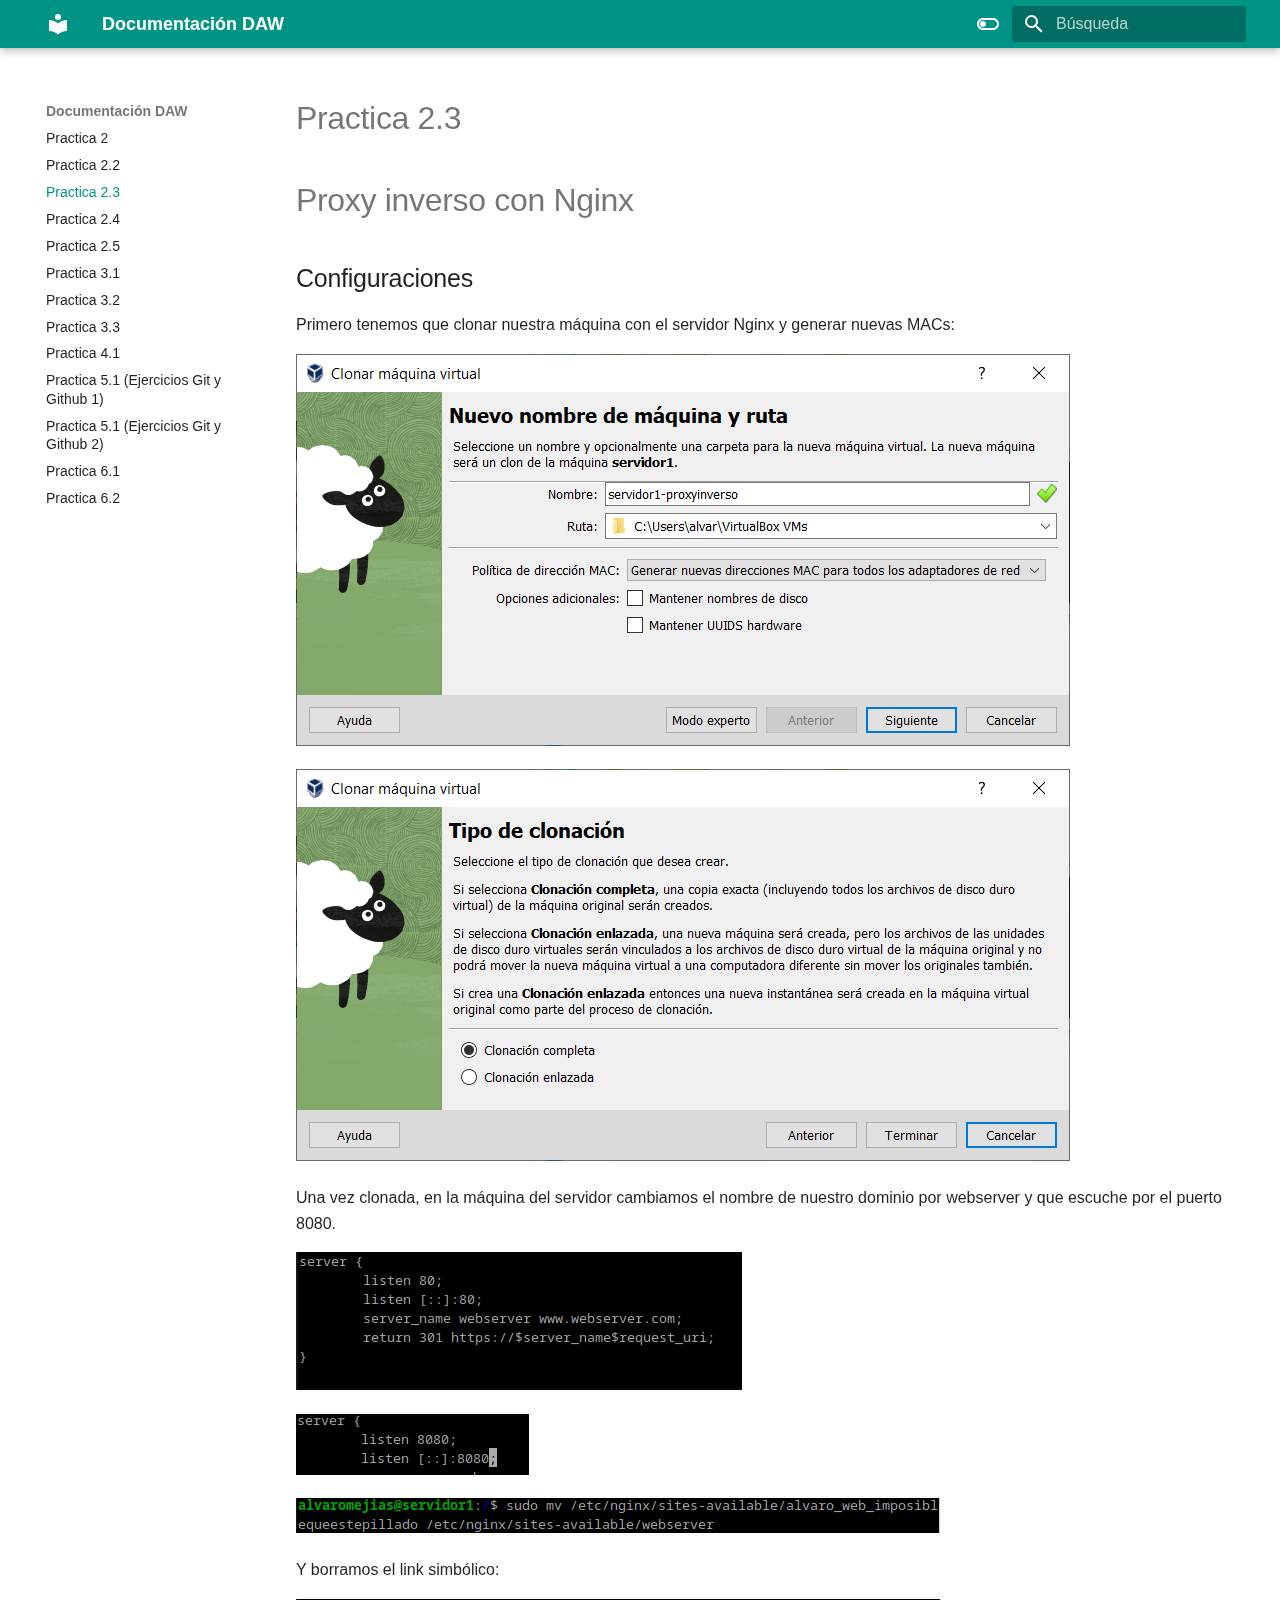
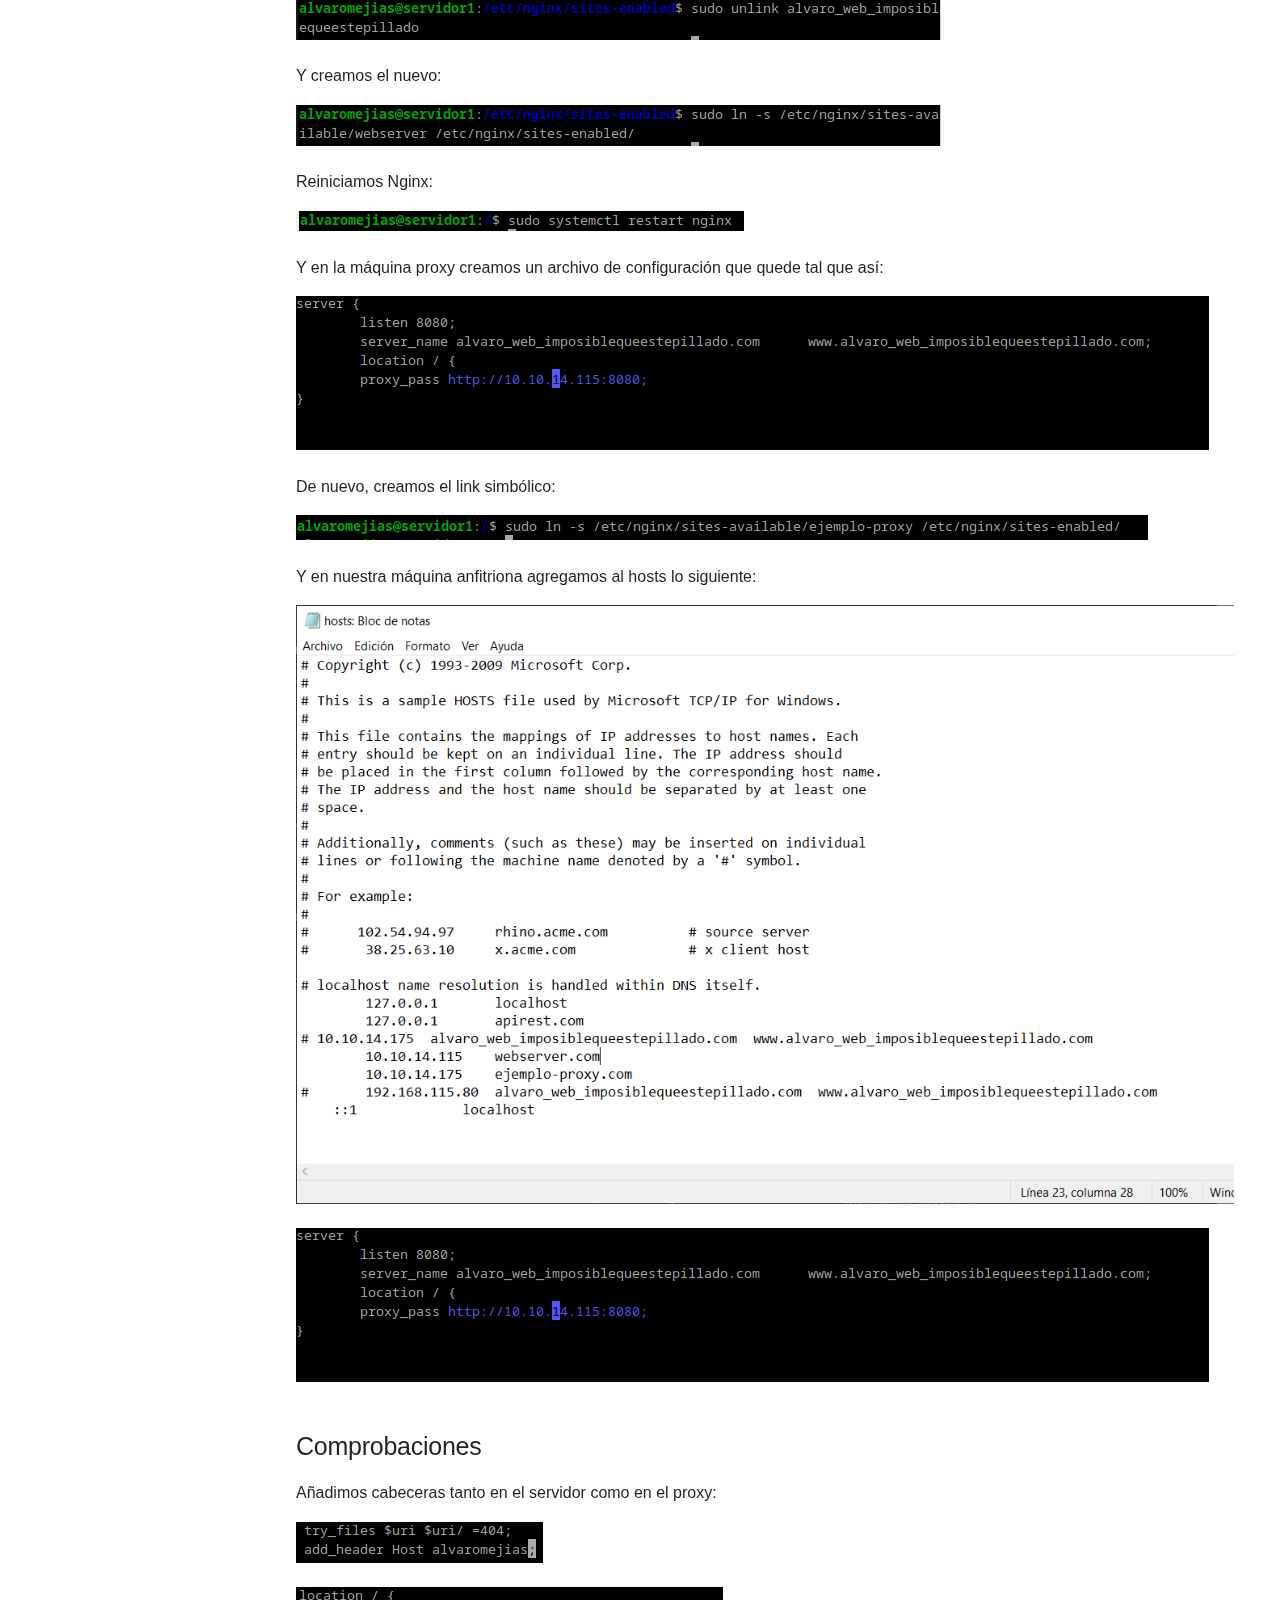
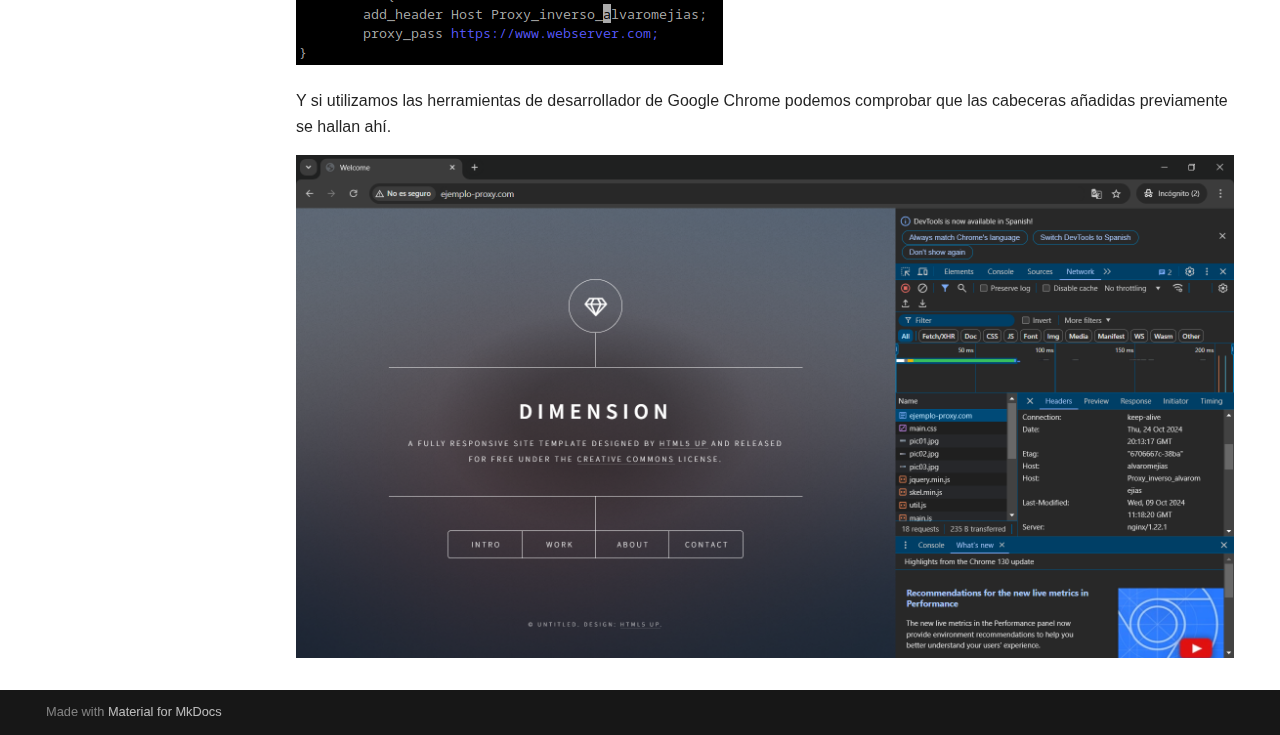
<file: Practicas/practica2.3/docs/index.html>
<!doctype html>
<html lang="es" class="no-js">
  <head>
    
      <meta charset="utf-8">
      <meta name="viewport" content="width=device-width,initial-scale=1">
      
        <meta name="description" content="Documentación de las prácticas">
      
      
        <meta name="author" content="Álvaro Mejías Benavente">
      
      
      
        <link rel="prev" href="../../practica2.2/docs/">
      
      
        <link rel="next" href="../../practica2.4/docs/">
      
      
      <link rel="icon" href="../../../assets/images/favicon.png">
      <meta name="generator" content="mkdocs-1.6.1, mkdocs-material-9.6.7">
    
    
      
        <title>Practica 2.3 - Documentación DAW</title>
      
    
    
      <link rel="stylesheet" href="../../../assets/stylesheets/main.8608ea7d.min.css">
      
        
        <link rel="stylesheet" href="../../../assets/stylesheets/palette.06af60db.min.css">
      
      


    
    
      
    
    
      
        
        
        <link rel="preconnect" href="https://fonts.gstatic.com" crossorigin>
        <link rel="stylesheet" href="https://fonts.googleapis.com/css?family=Verdana:300,300i,400,400i,700,700i%7CRoboto+Mono:400,400i,700,700i&display=fallback">
        <style>:root{--md-text-font:"Verdana";--md-code-font:"Roboto Mono"}</style>
      
    
    
    <script>__md_scope=new URL("../../..",location),__md_hash=e=>[...e].reduce(((e,_)=>(e<<5)-e+_.charCodeAt(0)),0),__md_get=(e,_=localStorage,t=__md_scope)=>JSON.parse(_.getItem(t.pathname+"."+e)),__md_set=(e,_,t=localStorage,a=__md_scope)=>{try{t.setItem(a.pathname+"."+e,JSON.stringify(_))}catch(e){}}</script>
    
      

    
    
    
  </head>
  
  
    
    
      
    
    
    
    
    <body dir="ltr" data-md-color-scheme="default" data-md-color-primary="teal" data-md-color-accent="light-green">
  
    
    <input class="md-toggle" data-md-toggle="drawer" type="checkbox" id="__drawer" autocomplete="off">
    <input class="md-toggle" data-md-toggle="search" type="checkbox" id="__search" autocomplete="off">
    <label class="md-overlay" for="__drawer"></label>
    <div data-md-component="skip">
      
        
        <a href="#practica-23" class="md-skip">
          Saltar a contenido
        </a>
      
    </div>
    <div data-md-component="announce">
      
    </div>
    
    
      

  

<header class="md-header md-header--shadow" data-md-component="header">
  <nav class="md-header__inner md-grid" aria-label="Cabecera">
    <a href="../../.." title="Documentación DAW" class="md-header__button md-logo" aria-label="Documentación DAW" data-md-component="logo">
      
  
  <svg xmlns="http://www.w3.org/2000/svg" viewBox="0 0 24 24"><path d="M12 8a3 3 0 0 0 3-3 3 3 0 0 0-3-3 3 3 0 0 0-3 3 3 3 0 0 0 3 3m0 3.54C9.64 9.35 6.5 8 3 8v11c3.5 0 6.64 1.35 9 3.54 2.36-2.19 5.5-3.54 9-3.54V8c-3.5 0-6.64 1.35-9 3.54"/></svg>

    </a>
    <label class="md-header__button md-icon" for="__drawer">
      
      <svg xmlns="http://www.w3.org/2000/svg" viewBox="0 0 24 24"><path d="M3 6h18v2H3zm0 5h18v2H3zm0 5h18v2H3z"/></svg>
    </label>
    <div class="md-header__title" data-md-component="header-title">
      <div class="md-header__ellipsis">
        <div class="md-header__topic">
          <span class="md-ellipsis">
            Documentación DAW
          </span>
        </div>
        <div class="md-header__topic" data-md-component="header-topic">
          <span class="md-ellipsis">
            
              Practica 2.3
            
          </span>
        </div>
      </div>
    </div>
    
      
        <form class="md-header__option" data-md-component="palette">
  
    
    
    
    <input class="md-option" data-md-color-media="" data-md-color-scheme="default" data-md-color-primary="teal" data-md-color-accent="light-green"  aria-label="Cambiar a modo oscuro"  type="radio" name="__palette" id="__palette_0">
    
      <label class="md-header__button md-icon" title="Cambiar a modo oscuro" for="__palette_1" hidden>
        <svg xmlns="http://www.w3.org/2000/svg" viewBox="0 0 24 24"><path d="M17 6H7c-3.31 0-6 2.69-6 6s2.69 6 6 6h10c3.31 0 6-2.69 6-6s-2.69-6-6-6m0 10H7c-2.21 0-4-1.79-4-4s1.79-4 4-4h10c2.21 0 4 1.79 4 4s-1.79 4-4 4M7 9c-1.66 0-3 1.34-3 3s1.34 3 3 3 3-1.34 3-3-1.34-3-3-3"/></svg>
      </label>
    
  
    
    
    
    <input class="md-option" data-md-color-media="" data-md-color-scheme="slate" data-md-color-primary="teal" data-md-color-accent="light-green"  aria-label="Cambiar a modo claro"  type="radio" name="__palette" id="__palette_1">
    
      <label class="md-header__button md-icon" title="Cambiar a modo claro" for="__palette_0" hidden>
        <svg xmlns="http://www.w3.org/2000/svg" viewBox="0 0 24 24"><path d="M17 7H7a5 5 0 0 0-5 5 5 5 0 0 0 5 5h10a5 5 0 0 0 5-5 5 5 0 0 0-5-5m0 8a3 3 0 0 1-3-3 3 3 0 0 1 3-3 3 3 0 0 1 3 3 3 3 0 0 1-3 3"/></svg>
      </label>
    
  
</form>
      
    
    
      <script>var palette=__md_get("__palette");if(palette&&palette.color){if("(prefers-color-scheme)"===palette.color.media){var media=matchMedia("(prefers-color-scheme: light)"),input=document.querySelector(media.matches?"[data-md-color-media='(prefers-color-scheme: light)']":"[data-md-color-media='(prefers-color-scheme: dark)']");palette.color.media=input.getAttribute("data-md-color-media"),palette.color.scheme=input.getAttribute("data-md-color-scheme"),palette.color.primary=input.getAttribute("data-md-color-primary"),palette.color.accent=input.getAttribute("data-md-color-accent")}for(var[key,value]of Object.entries(palette.color))document.body.setAttribute("data-md-color-"+key,value)}</script>
    
    
    
      <label class="md-header__button md-icon" for="__search">
        
        <svg xmlns="http://www.w3.org/2000/svg" viewBox="0 0 24 24"><path d="M9.5 3A6.5 6.5 0 0 1 16 9.5c0 1.61-.59 3.09-1.56 4.23l.27.27h.79l5 5-1.5 1.5-5-5v-.79l-.27-.27A6.52 6.52 0 0 1 9.5 16 6.5 6.5 0 0 1 3 9.5 6.5 6.5 0 0 1 9.5 3m0 2C7 5 5 7 5 9.5S7 14 9.5 14 14 12 14 9.5 12 5 9.5 5"/></svg>
      </label>
      <div class="md-search" data-md-component="search" role="dialog">
  <label class="md-search__overlay" for="__search"></label>
  <div class="md-search__inner" role="search">
    <form class="md-search__form" name="search">
      <input type="text" class="md-search__input" name="query" aria-label="Búsqueda" placeholder="Búsqueda" autocapitalize="off" autocorrect="off" autocomplete="off" spellcheck="false" data-md-component="search-query" required>
      <label class="md-search__icon md-icon" for="__search">
        
        <svg xmlns="http://www.w3.org/2000/svg" viewBox="0 0 24 24"><path d="M9.5 3A6.5 6.5 0 0 1 16 9.5c0 1.61-.59 3.09-1.56 4.23l.27.27h.79l5 5-1.5 1.5-5-5v-.79l-.27-.27A6.52 6.52 0 0 1 9.5 16 6.5 6.5 0 0 1 3 9.5 6.5 6.5 0 0 1 9.5 3m0 2C7 5 5 7 5 9.5S7 14 9.5 14 14 12 14 9.5 12 5 9.5 5"/></svg>
        
        <svg xmlns="http://www.w3.org/2000/svg" viewBox="0 0 24 24"><path d="M20 11v2H8l5.5 5.5-1.42 1.42L4.16 12l7.92-7.92L13.5 5.5 8 11z"/></svg>
      </label>
      <nav class="md-search__options" aria-label="Buscar">
        
        <button type="reset" class="md-search__icon md-icon" title="Limpiar" aria-label="Limpiar" tabindex="-1">
          
          <svg xmlns="http://www.w3.org/2000/svg" viewBox="0 0 24 24"><path d="M19 6.41 17.59 5 12 10.59 6.41 5 5 6.41 10.59 12 5 17.59 6.41 19 12 13.41 17.59 19 19 17.59 13.41 12z"/></svg>
        </button>
      </nav>
      
        <div class="md-search__suggest" data-md-component="search-suggest"></div>
      
    </form>
    <div class="md-search__output">
      <div class="md-search__scrollwrap" tabindex="0" data-md-scrollfix>
        <div class="md-search-result" data-md-component="search-result">
          <div class="md-search-result__meta">
            Inicializando búsqueda
          </div>
          <ol class="md-search-result__list" role="presentation"></ol>
        </div>
      </div>
    </div>
  </div>
</div>
    
    
  </nav>
  
</header>
    
    <div class="md-container" data-md-component="container">
      
      
        
          
        
      
      <main class="md-main" data-md-component="main">
        <div class="md-main__inner md-grid">
          
            
              
              <div class="md-sidebar md-sidebar--primary" data-md-component="sidebar" data-md-type="navigation" >
                <div class="md-sidebar__scrollwrap">
                  <div class="md-sidebar__inner">
                    



  

<nav class="md-nav md-nav--primary md-nav--integrated" aria-label="Navegación" data-md-level="0">
  <label class="md-nav__title" for="__drawer">
    <a href="../../.." title="Documentación DAW" class="md-nav__button md-logo" aria-label="Documentación DAW" data-md-component="logo">
      
  
  <svg xmlns="http://www.w3.org/2000/svg" viewBox="0 0 24 24"><path d="M12 8a3 3 0 0 0 3-3 3 3 0 0 0-3-3 3 3 0 0 0-3 3 3 3 0 0 0 3 3m0 3.54C9.64 9.35 6.5 8 3 8v11c3.5 0 6.64 1.35 9 3.54 2.36-2.19 5.5-3.54 9-3.54V8c-3.5 0-6.64 1.35-9 3.54"/></svg>

    </a>
    Documentación DAW
  </label>
  
  <ul class="md-nav__list" data-md-scrollfix>
    
      
      
  
  
  
  
    <li class="md-nav__item">
      <a href="../../practica2/docs/" class="md-nav__link">
        
  
  <span class="md-ellipsis">
    Practica 2
    
  </span>
  

      </a>
    </li>
  

    
      
      
  
  
  
  
    <li class="md-nav__item">
      <a href="../../practica2.2/docs/" class="md-nav__link">
        
  
  <span class="md-ellipsis">
    Practica 2.2
    
  </span>
  

      </a>
    </li>
  

    
      
      
  
  
    
  
  
  
    <li class="md-nav__item md-nav__item--active">
      
      <input class="md-nav__toggle md-toggle" type="checkbox" id="__toc">
      
      
        
      
      
      <a href="./" class="md-nav__link md-nav__link--active">
        
  
  <span class="md-ellipsis">
    Practica 2.3
    
  </span>
  

      </a>
      
    </li>
  

    
      
      
  
  
  
  
    <li class="md-nav__item">
      <a href="../../practica2.4/docs/" class="md-nav__link">
        
  
  <span class="md-ellipsis">
    Practica 2.4
    
  </span>
  

      </a>
    </li>
  

    
      
      
  
  
  
  
    <li class="md-nav__item">
      <a href="../../practica2.5/docs/" class="md-nav__link">
        
  
  <span class="md-ellipsis">
    Practica 2.5
    
  </span>
  

      </a>
    </li>
  

    
      
      
  
  
  
  
    <li class="md-nav__item">
      <a href="../../practica3.1/docs/" class="md-nav__link">
        
  
  <span class="md-ellipsis">
    Practica 3.1
    
  </span>
  

      </a>
    </li>
  

    
      
      
  
  
  
  
    <li class="md-nav__item">
      <a href="../../practica3.2/docs/" class="md-nav__link">
        
  
  <span class="md-ellipsis">
    Practica 3.2
    
  </span>
  

      </a>
    </li>
  

    
      
      
  
  
  
  
    <li class="md-nav__item">
      <a href="../../practica3.3/docs/" class="md-nav__link">
        
  
  <span class="md-ellipsis">
    Practica 3.3
    
  </span>
  

      </a>
    </li>
  

    
      
      
  
  
  
  
    <li class="md-nav__item">
      <a href="../../practica4.1/docs/" class="md-nav__link">
        
  
  <span class="md-ellipsis">
    Practica 4.1
    
  </span>
  

      </a>
    </li>
  

    
      
      
  
  
  
  
    <li class="md-nav__item">
      <a href="../../practica5.1/docs/" class="md-nav__link">
        
  
  <span class="md-ellipsis">
    Practica 5.1 (Ejercicios Git y Github 1)
    
  </span>
  

      </a>
    </li>
  

    
      
      
  
  
  
  
    <li class="md-nav__item">
      <a href="../../practica5.2/docs/" class="md-nav__link">
        
  
  <span class="md-ellipsis">
    Practica 5.1 (Ejercicios Git y Github 2)
    
  </span>
  

      </a>
    </li>
  

    
      
      
  
  
  
  
    <li class="md-nav__item">
      <a href="../../practica6.1/docs/" class="md-nav__link">
        
  
  <span class="md-ellipsis">
    Practica 6.1
    
  </span>
  

      </a>
    </li>
  

    
      
      
  
  
  
  
    <li class="md-nav__item">
      <a href="../../practica6.2/docs/" class="md-nav__link">
        
  
  <span class="md-ellipsis">
    Practica 6.2
    
  </span>
  

      </a>
    </li>
  

    
  </ul>
</nav>
                  </div>
                </div>
              </div>
            
            
          
          
            <div class="md-content" data-md-component="content">
              <article class="md-content__inner md-typeset">
                
                  



<h1 id="practica-23">Practica 2.3<a class="headerlink" href="#practica-23" title="Permanent link">&para;</a></h1>
<h1 id="proxy-inverso-con-nginx">Proxy inverso con Nginx<a class="headerlink" href="#proxy-inverso-con-nginx" title="Permanent link">&para;</a></h1>
<h2 id="configuraciones">Configuraciones<a class="headerlink" href="#configuraciones" title="Permanent link">&para;</a></h2>
<p>Primero tenemos que clonar nuestra máquina con el servidor Nginx y generar nuevas MACs:</p>
<p><img alt="captura1" src="assets/images/1.PNG" /></p>
<p><img alt="captura2" src="assets/images/2.PNG" /></p>
<p>Una vez clonada, en la máquina del servidor cambiamos el nombre de nuestro dominio por webserver y que escuche por el puerto 8080.</p>
<p><img alt="captura3" src="assets/images/3.PNG" /></p>
<p><img alt="adicional" src="assets/images/7.PNG" /></p>
<p><img alt="captura4" src="assets/images/4.PNG" /></p>
<p>Y borramos el link simbólico:</p>
<p><img alt="captura5" src="assets/images/5.PNG" /></p>
<p>Y creamos el nuevo:</p>
<p><img alt="captura6" src="assets/images/6.PNG" /></p>
<p>Reiniciamos Nginx:</p>
<p><img alt="captura7" src="assets/images/8.PNG" /></p>
<p>Y en la máquina proxy creamos un archivo de configuración que quede tal que así:</p>
<p><img alt="captura8" src="assets/images/12.PNG" /></p>
<p>De nuevo, creamos el link simbólico:</p>
<p><img alt="captura11" src="assets/images/10.PNG" /></p>
<p>Y en nuestra máquina anfitriona agregamos al hosts lo siguiente:</p>
<p><img alt="captura12" src="assets/images/16.PNG" /></p>
<p><img alt="captura13" src="assets/images/12.PNG" /></p>
<h2 id="comprobaciones">Comprobaciones<a class="headerlink" href="#comprobaciones" title="Permanent link">&para;</a></h2>
<p>Añadimos cabeceras tanto en el servidor como en el proxy:</p>
<p><img alt="captura14" src="assets/images/13.PNG" /></p>
<p><img alt="captura15" src="assets/images/14.PNG" /></p>
<p>Y si utilizamos las herramientas de desarrollador de Google Chrome podemos comprobar que las cabeceras añadidas previamente se hallan ahí.</p>
<p><img alt="captura16" src="assets/images/15.PNG" /></p>












                
              </article>
            </div>
          
          
  <script>var tabs=__md_get("__tabs");if(Array.isArray(tabs))e:for(var set of document.querySelectorAll(".tabbed-set")){var labels=set.querySelector(".tabbed-labels");for(var tab of tabs)for(var label of labels.getElementsByTagName("label"))if(label.innerText.trim()===tab){var input=document.getElementById(label.htmlFor);input.checked=!0;continue e}}</script>

<script>var target=document.getElementById(location.hash.slice(1));target&&target.name&&(target.checked=target.name.startsWith("__tabbed_"))</script>
        </div>
        
      </main>
      
        <footer class="md-footer">
  
  <div class="md-footer-meta md-typeset">
    <div class="md-footer-meta__inner md-grid">
      <div class="md-copyright">
  
  
    Made with
    <a href="https://squidfunk.github.io/mkdocs-material/" target="_blank" rel="noopener">
      Material for MkDocs
    </a>
  
</div>
      
    </div>
  </div>
</footer>
      
    </div>
    <div class="md-dialog" data-md-component="dialog">
      <div class="md-dialog__inner md-typeset"></div>
    </div>
    
    
    <script id="__config" type="application/json">{"base": "../../..", "features": ["toc.integrate", "header.autohide", "announce.dismiss", "search.suggest", "search.highlight", "content.tabs.link", "content.code.annotation", "content.code.copy"], "search": "../../../assets/javascripts/workers/search.f8cc74c7.min.js", "translations": {"clipboard.copied": "Copiado al portapapeles", "clipboard.copy": "Copiar al portapapeles", "search.result.more.one": "1 m\u00e1s en esta p\u00e1gina", "search.result.more.other": "# m\u00e1s en esta p\u00e1gina", "search.result.none": "No se encontraron documentos", "search.result.one": "1 documento encontrado", "search.result.other": "# documentos encontrados", "search.result.placeholder": "Teclee para comenzar b\u00fasqueda", "search.result.term.missing": "Falta", "select.version": "Seleccionar versi\u00f3n"}}</script>
    
    
      <script src="../../../assets/javascripts/bundle.c8b220af.min.js"></script>
      
    
  </body>
</html>
</file>
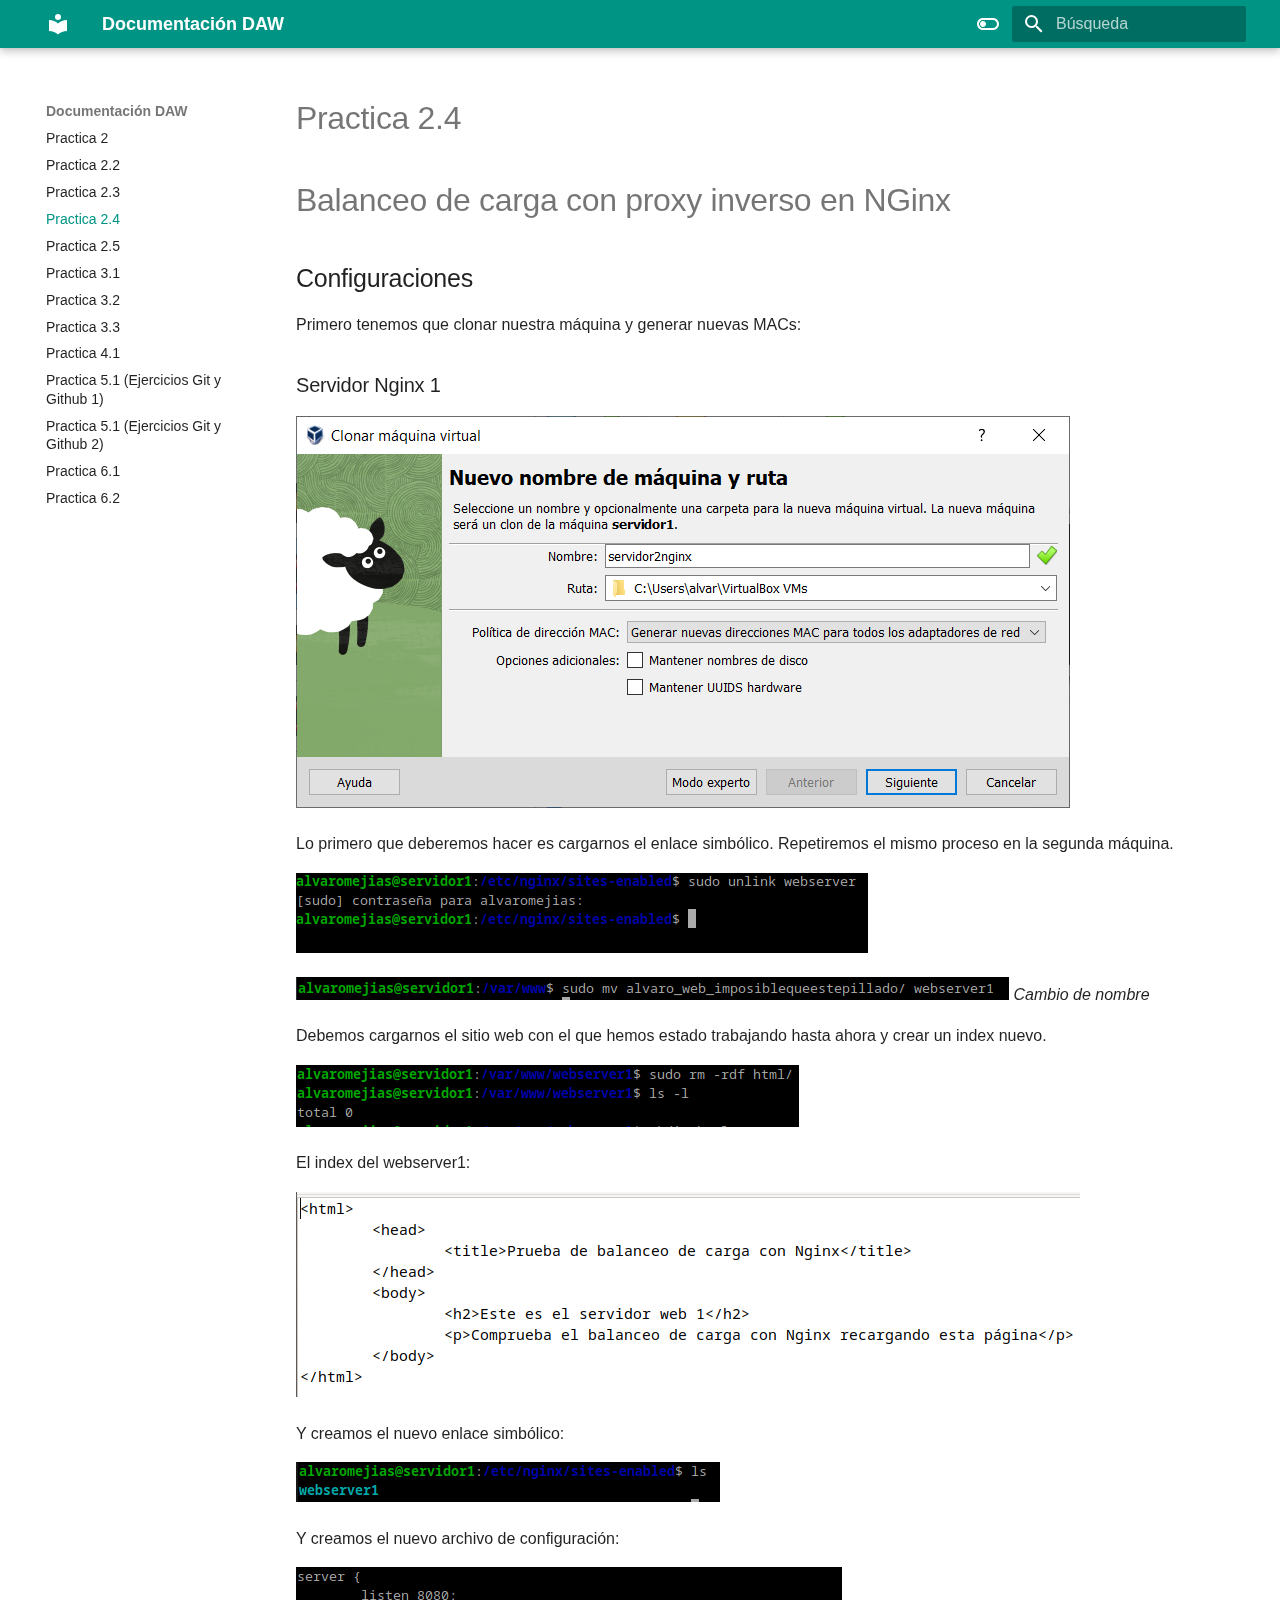
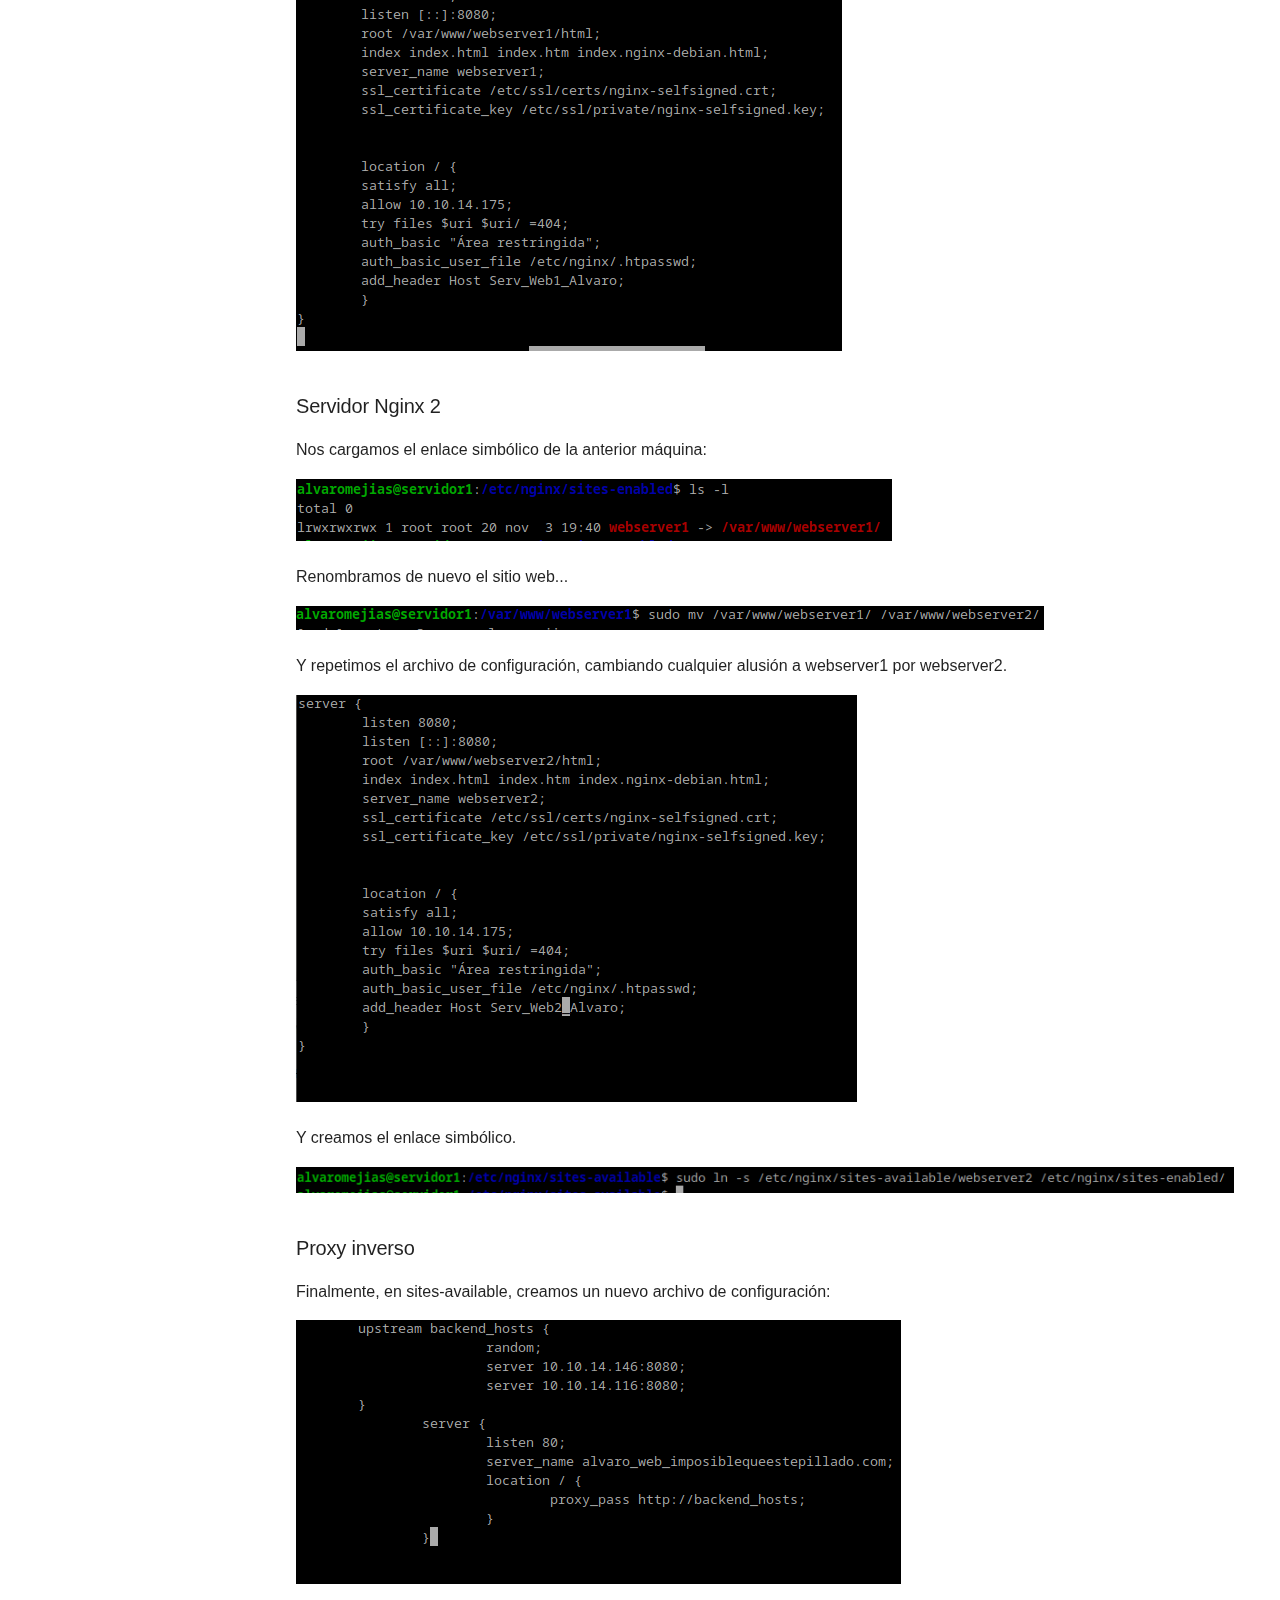
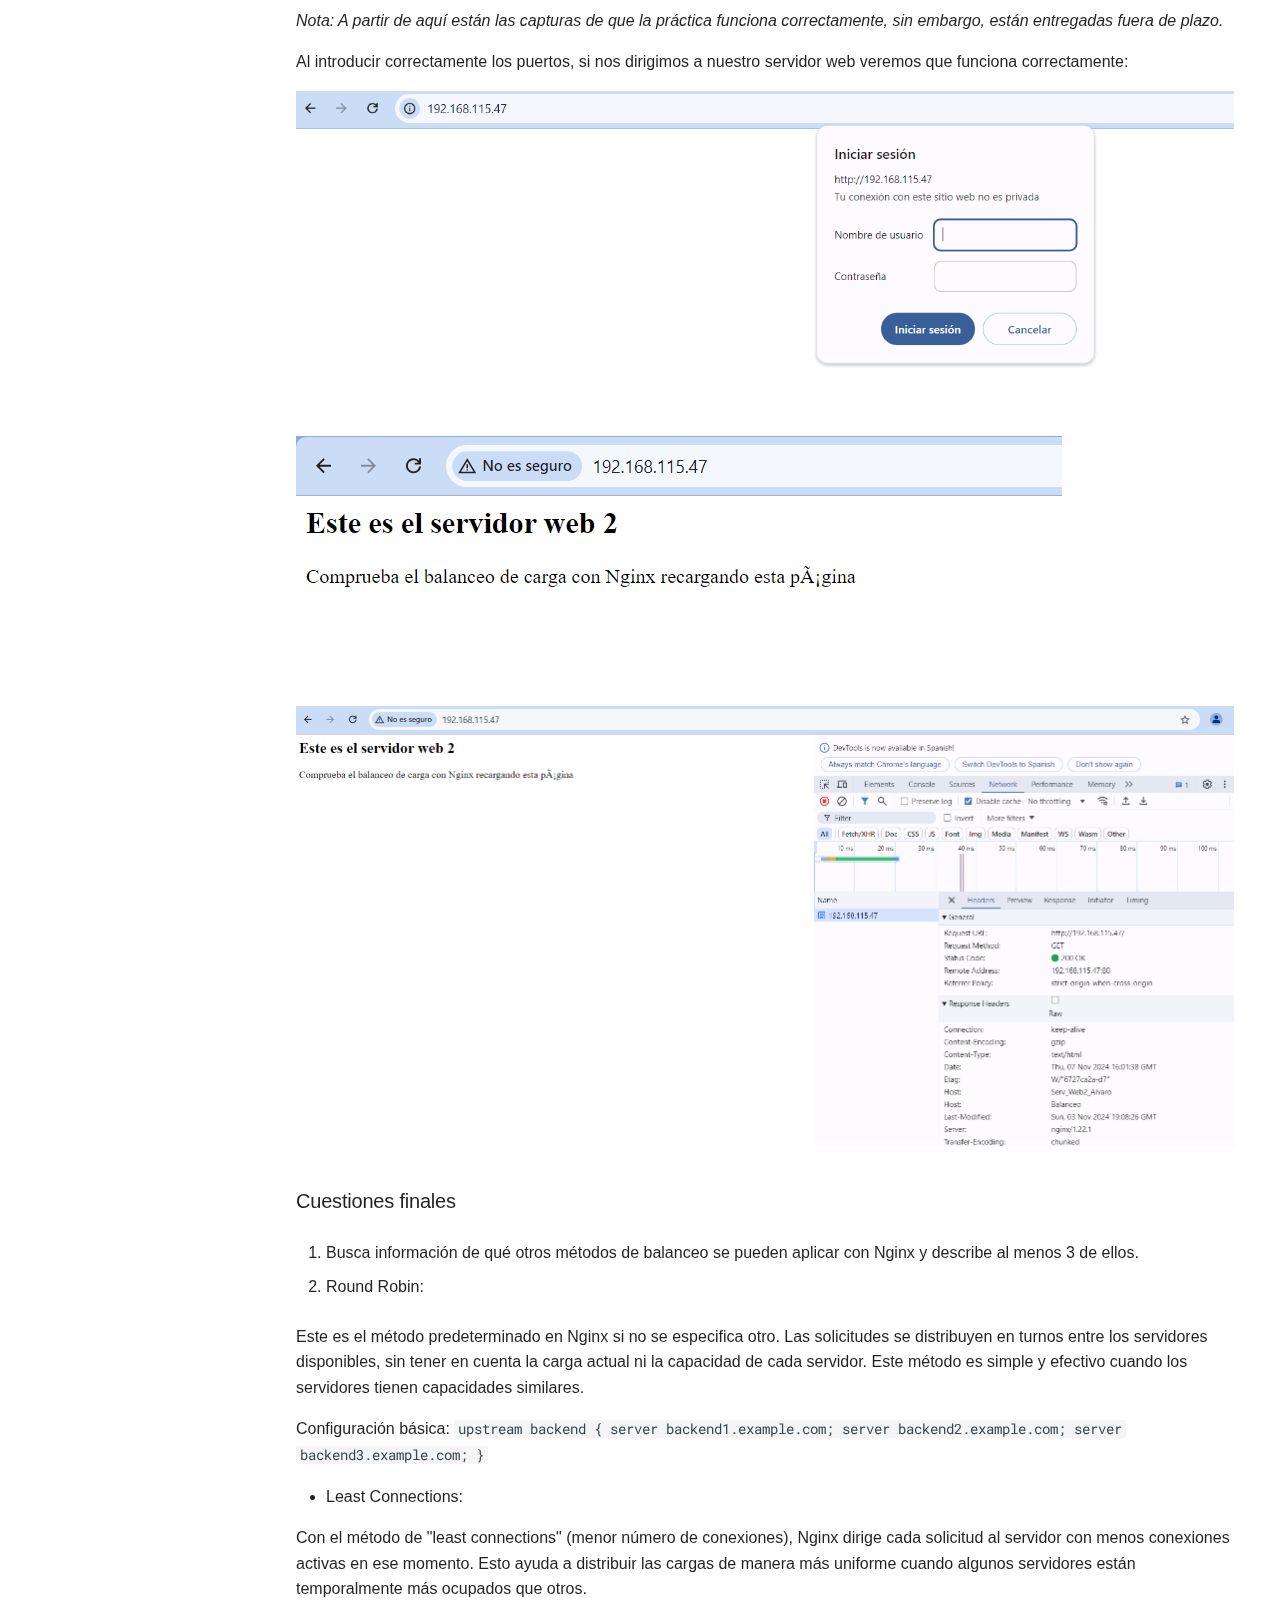
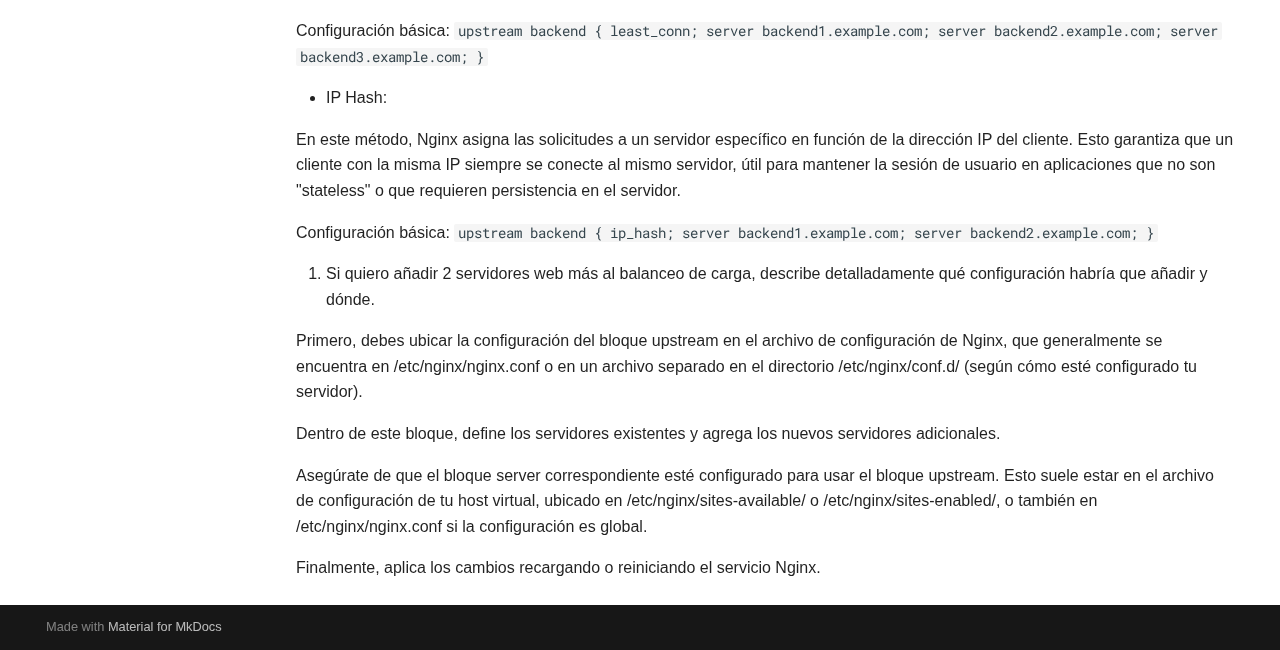
<file: Practicas/practica2.4/docs/index.html>
<!doctype html>
<html lang="es" class="no-js">
  <head>
    
      <meta charset="utf-8">
      <meta name="viewport" content="width=device-width,initial-scale=1">
      
        <meta name="description" content="Documentación de las prácticas">
      
      
        <meta name="author" content="Álvaro Mejías Benavente">
      
      
      
        <link rel="prev" href="../../practica2.3/docs/">
      
      
        <link rel="next" href="../../practica2.5/docs/">
      
      
      <link rel="icon" href="../../../assets/images/favicon.png">
      <meta name="generator" content="mkdocs-1.6.1, mkdocs-material-9.6.7">
    
    
      
        <title>Practica 2.4 - Documentación DAW</title>
      
    
    
      <link rel="stylesheet" href="../../../assets/stylesheets/main.8608ea7d.min.css">
      
        
        <link rel="stylesheet" href="../../../assets/stylesheets/palette.06af60db.min.css">
      
      


    
    
      
    
    
      
        
        
        <link rel="preconnect" href="https://fonts.gstatic.com" crossorigin>
        <link rel="stylesheet" href="https://fonts.googleapis.com/css?family=Verdana:300,300i,400,400i,700,700i%7CRoboto+Mono:400,400i,700,700i&display=fallback">
        <style>:root{--md-text-font:"Verdana";--md-code-font:"Roboto Mono"}</style>
      
    
    
    <script>__md_scope=new URL("../../..",location),__md_hash=e=>[...e].reduce(((e,_)=>(e<<5)-e+_.charCodeAt(0)),0),__md_get=(e,_=localStorage,t=__md_scope)=>JSON.parse(_.getItem(t.pathname+"."+e)),__md_set=(e,_,t=localStorage,a=__md_scope)=>{try{t.setItem(a.pathname+"."+e,JSON.stringify(_))}catch(e){}}</script>
    
      

    
    
    
  </head>
  
  
    
    
      
    
    
    
    
    <body dir="ltr" data-md-color-scheme="default" data-md-color-primary="teal" data-md-color-accent="light-green">
  
    
    <input class="md-toggle" data-md-toggle="drawer" type="checkbox" id="__drawer" autocomplete="off">
    <input class="md-toggle" data-md-toggle="search" type="checkbox" id="__search" autocomplete="off">
    <label class="md-overlay" for="__drawer"></label>
    <div data-md-component="skip">
      
        
        <a href="#practica-24" class="md-skip">
          Saltar a contenido
        </a>
      
    </div>
    <div data-md-component="announce">
      
    </div>
    
    
      

  

<header class="md-header md-header--shadow" data-md-component="header">
  <nav class="md-header__inner md-grid" aria-label="Cabecera">
    <a href="../../.." title="Documentación DAW" class="md-header__button md-logo" aria-label="Documentación DAW" data-md-component="logo">
      
  
  <svg xmlns="http://www.w3.org/2000/svg" viewBox="0 0 24 24"><path d="M12 8a3 3 0 0 0 3-3 3 3 0 0 0-3-3 3 3 0 0 0-3 3 3 3 0 0 0 3 3m0 3.54C9.64 9.35 6.5 8 3 8v11c3.5 0 6.64 1.35 9 3.54 2.36-2.19 5.5-3.54 9-3.54V8c-3.5 0-6.64 1.35-9 3.54"/></svg>

    </a>
    <label class="md-header__button md-icon" for="__drawer">
      
      <svg xmlns="http://www.w3.org/2000/svg" viewBox="0 0 24 24"><path d="M3 6h18v2H3zm0 5h18v2H3zm0 5h18v2H3z"/></svg>
    </label>
    <div class="md-header__title" data-md-component="header-title">
      <div class="md-header__ellipsis">
        <div class="md-header__topic">
          <span class="md-ellipsis">
            Documentación DAW
          </span>
        </div>
        <div class="md-header__topic" data-md-component="header-topic">
          <span class="md-ellipsis">
            
              Practica 2.4
            
          </span>
        </div>
      </div>
    </div>
    
      
        <form class="md-header__option" data-md-component="palette">
  
    
    
    
    <input class="md-option" data-md-color-media="" data-md-color-scheme="default" data-md-color-primary="teal" data-md-color-accent="light-green"  aria-label="Cambiar a modo oscuro"  type="radio" name="__palette" id="__palette_0">
    
      <label class="md-header__button md-icon" title="Cambiar a modo oscuro" for="__palette_1" hidden>
        <svg xmlns="http://www.w3.org/2000/svg" viewBox="0 0 24 24"><path d="M17 6H7c-3.31 0-6 2.69-6 6s2.69 6 6 6h10c3.31 0 6-2.69 6-6s-2.69-6-6-6m0 10H7c-2.21 0-4-1.79-4-4s1.79-4 4-4h10c2.21 0 4 1.79 4 4s-1.79 4-4 4M7 9c-1.66 0-3 1.34-3 3s1.34 3 3 3 3-1.34 3-3-1.34-3-3-3"/></svg>
      </label>
    
  
    
    
    
    <input class="md-option" data-md-color-media="" data-md-color-scheme="slate" data-md-color-primary="teal" data-md-color-accent="light-green"  aria-label="Cambiar a modo claro"  type="radio" name="__palette" id="__palette_1">
    
      <label class="md-header__button md-icon" title="Cambiar a modo claro" for="__palette_0" hidden>
        <svg xmlns="http://www.w3.org/2000/svg" viewBox="0 0 24 24"><path d="M17 7H7a5 5 0 0 0-5 5 5 5 0 0 0 5 5h10a5 5 0 0 0 5-5 5 5 0 0 0-5-5m0 8a3 3 0 0 1-3-3 3 3 0 0 1 3-3 3 3 0 0 1 3 3 3 3 0 0 1-3 3"/></svg>
      </label>
    
  
</form>
      
    
    
      <script>var palette=__md_get("__palette");if(palette&&palette.color){if("(prefers-color-scheme)"===palette.color.media){var media=matchMedia("(prefers-color-scheme: light)"),input=document.querySelector(media.matches?"[data-md-color-media='(prefers-color-scheme: light)']":"[data-md-color-media='(prefers-color-scheme: dark)']");palette.color.media=input.getAttribute("data-md-color-media"),palette.color.scheme=input.getAttribute("data-md-color-scheme"),palette.color.primary=input.getAttribute("data-md-color-primary"),palette.color.accent=input.getAttribute("data-md-color-accent")}for(var[key,value]of Object.entries(palette.color))document.body.setAttribute("data-md-color-"+key,value)}</script>
    
    
    
      <label class="md-header__button md-icon" for="__search">
        
        <svg xmlns="http://www.w3.org/2000/svg" viewBox="0 0 24 24"><path d="M9.5 3A6.5 6.5 0 0 1 16 9.5c0 1.61-.59 3.09-1.56 4.23l.27.27h.79l5 5-1.5 1.5-5-5v-.79l-.27-.27A6.52 6.52 0 0 1 9.5 16 6.5 6.5 0 0 1 3 9.5 6.5 6.5 0 0 1 9.5 3m0 2C7 5 5 7 5 9.5S7 14 9.5 14 14 12 14 9.5 12 5 9.5 5"/></svg>
      </label>
      <div class="md-search" data-md-component="search" role="dialog">
  <label class="md-search__overlay" for="__search"></label>
  <div class="md-search__inner" role="search">
    <form class="md-search__form" name="search">
      <input type="text" class="md-search__input" name="query" aria-label="Búsqueda" placeholder="Búsqueda" autocapitalize="off" autocorrect="off" autocomplete="off" spellcheck="false" data-md-component="search-query" required>
      <label class="md-search__icon md-icon" for="__search">
        
        <svg xmlns="http://www.w3.org/2000/svg" viewBox="0 0 24 24"><path d="M9.5 3A6.5 6.5 0 0 1 16 9.5c0 1.61-.59 3.09-1.56 4.23l.27.27h.79l5 5-1.5 1.5-5-5v-.79l-.27-.27A6.52 6.52 0 0 1 9.5 16 6.5 6.5 0 0 1 3 9.5 6.5 6.5 0 0 1 9.5 3m0 2C7 5 5 7 5 9.5S7 14 9.5 14 14 12 14 9.5 12 5 9.5 5"/></svg>
        
        <svg xmlns="http://www.w3.org/2000/svg" viewBox="0 0 24 24"><path d="M20 11v2H8l5.5 5.5-1.42 1.42L4.16 12l7.92-7.92L13.5 5.5 8 11z"/></svg>
      </label>
      <nav class="md-search__options" aria-label="Buscar">
        
        <button type="reset" class="md-search__icon md-icon" title="Limpiar" aria-label="Limpiar" tabindex="-1">
          
          <svg xmlns="http://www.w3.org/2000/svg" viewBox="0 0 24 24"><path d="M19 6.41 17.59 5 12 10.59 6.41 5 5 6.41 10.59 12 5 17.59 6.41 19 12 13.41 17.59 19 19 17.59 13.41 12z"/></svg>
        </button>
      </nav>
      
        <div class="md-search__suggest" data-md-component="search-suggest"></div>
      
    </form>
    <div class="md-search__output">
      <div class="md-search__scrollwrap" tabindex="0" data-md-scrollfix>
        <div class="md-search-result" data-md-component="search-result">
          <div class="md-search-result__meta">
            Inicializando búsqueda
          </div>
          <ol class="md-search-result__list" role="presentation"></ol>
        </div>
      </div>
    </div>
  </div>
</div>
    
    
  </nav>
  
</header>
    
    <div class="md-container" data-md-component="container">
      
      
        
          
        
      
      <main class="md-main" data-md-component="main">
        <div class="md-main__inner md-grid">
          
            
              
              <div class="md-sidebar md-sidebar--primary" data-md-component="sidebar" data-md-type="navigation" >
                <div class="md-sidebar__scrollwrap">
                  <div class="md-sidebar__inner">
                    



  

<nav class="md-nav md-nav--primary md-nav--integrated" aria-label="Navegación" data-md-level="0">
  <label class="md-nav__title" for="__drawer">
    <a href="../../.." title="Documentación DAW" class="md-nav__button md-logo" aria-label="Documentación DAW" data-md-component="logo">
      
  
  <svg xmlns="http://www.w3.org/2000/svg" viewBox="0 0 24 24"><path d="M12 8a3 3 0 0 0 3-3 3 3 0 0 0-3-3 3 3 0 0 0-3 3 3 3 0 0 0 3 3m0 3.54C9.64 9.35 6.5 8 3 8v11c3.5 0 6.64 1.35 9 3.54 2.36-2.19 5.5-3.54 9-3.54V8c-3.5 0-6.64 1.35-9 3.54"/></svg>

    </a>
    Documentación DAW
  </label>
  
  <ul class="md-nav__list" data-md-scrollfix>
    
      
      
  
  
  
  
    <li class="md-nav__item">
      <a href="../../practica2/docs/" class="md-nav__link">
        
  
  <span class="md-ellipsis">
    Practica 2
    
  </span>
  

      </a>
    </li>
  

    
      
      
  
  
  
  
    <li class="md-nav__item">
      <a href="../../practica2.2/docs/" class="md-nav__link">
        
  
  <span class="md-ellipsis">
    Practica 2.2
    
  </span>
  

      </a>
    </li>
  

    
      
      
  
  
  
  
    <li class="md-nav__item">
      <a href="../../practica2.3/docs/" class="md-nav__link">
        
  
  <span class="md-ellipsis">
    Practica 2.3
    
  </span>
  

      </a>
    </li>
  

    
      
      
  
  
    
  
  
  
    <li class="md-nav__item md-nav__item--active">
      
      <input class="md-nav__toggle md-toggle" type="checkbox" id="__toc">
      
      
        
      
      
      <a href="./" class="md-nav__link md-nav__link--active">
        
  
  <span class="md-ellipsis">
    Practica 2.4
    
  </span>
  

      </a>
      
    </li>
  

    
      
      
  
  
  
  
    <li class="md-nav__item">
      <a href="../../practica2.5/docs/" class="md-nav__link">
        
  
  <span class="md-ellipsis">
    Practica 2.5
    
  </span>
  

      </a>
    </li>
  

    
      
      
  
  
  
  
    <li class="md-nav__item">
      <a href="../../practica3.1/docs/" class="md-nav__link">
        
  
  <span class="md-ellipsis">
    Practica 3.1
    
  </span>
  

      </a>
    </li>
  

    
      
      
  
  
  
  
    <li class="md-nav__item">
      <a href="../../practica3.2/docs/" class="md-nav__link">
        
  
  <span class="md-ellipsis">
    Practica 3.2
    
  </span>
  

      </a>
    </li>
  

    
      
      
  
  
  
  
    <li class="md-nav__item">
      <a href="../../practica3.3/docs/" class="md-nav__link">
        
  
  <span class="md-ellipsis">
    Practica 3.3
    
  </span>
  

      </a>
    </li>
  

    
      
      
  
  
  
  
    <li class="md-nav__item">
      <a href="../../practica4.1/docs/" class="md-nav__link">
        
  
  <span class="md-ellipsis">
    Practica 4.1
    
  </span>
  

      </a>
    </li>
  

    
      
      
  
  
  
  
    <li class="md-nav__item">
      <a href="../../practica5.1/docs/" class="md-nav__link">
        
  
  <span class="md-ellipsis">
    Practica 5.1 (Ejercicios Git y Github 1)
    
  </span>
  

      </a>
    </li>
  

    
      
      
  
  
  
  
    <li class="md-nav__item">
      <a href="../../practica5.2/docs/" class="md-nav__link">
        
  
  <span class="md-ellipsis">
    Practica 5.1 (Ejercicios Git y Github 2)
    
  </span>
  

      </a>
    </li>
  

    
      
      
  
  
  
  
    <li class="md-nav__item">
      <a href="../../practica6.1/docs/" class="md-nav__link">
        
  
  <span class="md-ellipsis">
    Practica 6.1
    
  </span>
  

      </a>
    </li>
  

    
      
      
  
  
  
  
    <li class="md-nav__item">
      <a href="../../practica6.2/docs/" class="md-nav__link">
        
  
  <span class="md-ellipsis">
    Practica 6.2
    
  </span>
  

      </a>
    </li>
  

    
  </ul>
</nav>
                  </div>
                </div>
              </div>
            
            
          
          
            <div class="md-content" data-md-component="content">
              <article class="md-content__inner md-typeset">
                
                  



<h1 id="practica-24">Practica 2.4<a class="headerlink" href="#practica-24" title="Permanent link">&para;</a></h1>
<h1 id="balanceo-de-carga-con-proxy-inverso-en-nginx">Balanceo de carga con proxy inverso en NGinx<a class="headerlink" href="#balanceo-de-carga-con-proxy-inverso-en-nginx" title="Permanent link">&para;</a></h1>
<h2 id="configuraciones">Configuraciones<a class="headerlink" href="#configuraciones" title="Permanent link">&para;</a></h2>
<p>Primero tenemos que clonar nuestra máquina y generar nuevas MACs:</p>
<h3 id="servidor-nginx-1">Servidor Nginx 1<a class="headerlink" href="#servidor-nginx-1" title="Permanent link">&para;</a></h3>
<p><img alt="captura1" src="assets/images/1.PNG" /></p>
<p>Lo primero que deberemos hacer es cargarnos el enlace simbólico. Repetiremos el mismo proceso en la segunda máquina.</p>
<p><img alt="captura2" src="assets/images/2.PNG" /></p>
<p><img alt="captura3" src="assets/images/3.PNG" />
<em>Cambio de nombre</em></p>
<p>Debemos cargarnos el sitio web con el que hemos estado trabajando hasta ahora y crear un index nuevo.</p>
<p><img alt="captura4" src="assets/images/4.PNG" /></p>
<p>El index del webserver1:</p>
<p><img alt="captura5" src="assets/images/5.PNG" /></p>
<p>Y creamos el nuevo enlace simbólico:</p>
<p><img alt="captura6" src="assets/images/6.PNG" /></p>
<p>Y creamos el nuevo archivo de configuración:</p>
<p><img alt="captura7" src="assets/images/7.PNG" /></p>
<h3 id="servidor-nginx-2">Servidor Nginx 2<a class="headerlink" href="#servidor-nginx-2" title="Permanent link">&para;</a></h3>
<p>Nos cargamos el enlace simbólico de la anterior máquina:</p>
<p><img alt="captura8" src="assets/images/8.PNG" /></p>
<p>Renombramos de nuevo el sitio web...</p>
<p><img alt="captura11" src="assets/images/10.PNG" /></p>
<p>Y repetimos el archivo de configuración, cambiando cualquier alusión a webserver1 por webserver2.</p>
<p><img alt="captura13" src="assets/images/12.PNG" /></p>
<p>Y creamos el enlace simbólico.</p>
<p><img alt="captura14" src="assets/images/13.PNG" /></p>
<h3 id="proxy-inverso">Proxy inverso<a class="headerlink" href="#proxy-inverso" title="Permanent link">&para;</a></h3>
<p>Finalmente, en sites-available, creamos un nuevo archivo de configuración:</p>
<p><img alt="captura15" src="assets/images/14.PNG" /></p>
<p><em>Nota: A partir de aquí están las capturas de que la práctica funciona correctamente, sin embargo, están entregadas fuera de plazo.</em></p>
<p>Al introducir correctamente los puertos, si nos dirigimos a nuestro servidor web veremos que funciona correctamente:</p>
<p><img alt="captura16" src="assets/images/16.PNG" />
<img alt="captura17" src="assets/images/17.PNG" />
<img alt="captura18" src="assets/images/18.PNG" /></p>
<h3 id="cuestiones-finales">Cuestiones finales<a class="headerlink" href="#cuestiones-finales" title="Permanent link">&para;</a></h3>
<ol>
<li>
<p>Busca información de qué otros métodos de balanceo se pueden aplicar con Nginx y describe al menos 3 de ellos.</p>
</li>
<li>
<p>Round Robin:</p>
</li>
</ol>
<p>Este es el método predeterminado en Nginx si no se especifica otro. Las solicitudes se distribuyen en turnos entre los servidores disponibles, sin tener en cuenta la carga actual ni la capacidad de cada servidor. Este método es simple y efectivo cuando los servidores tienen capacidades similares.</p>
<p>Configuración básica:
<code>upstream backend {
    server backend1.example.com;
    server backend2.example.com;
    server backend3.example.com;
}</code></p>
<ul>
<li>Least Connections:</li>
</ul>
<p>Con el método de "least connections" (menor número de conexiones), Nginx dirige cada solicitud al servidor con menos conexiones activas en ese momento. Esto ayuda a distribuir las cargas de manera más uniforme cuando algunos servidores están temporalmente más ocupados que otros.</p>
<p>Configuración básica:
<code>upstream backend {
    least_conn;
    server backend1.example.com;
    server backend2.example.com;
    server backend3.example.com;
}</code></p>
<ul>
<li>IP Hash:</li>
</ul>
<p>En este método, Nginx asigna las solicitudes a un servidor específico en función de la dirección IP del cliente. Esto garantiza que un cliente con la misma IP siempre se conecte al mismo servidor, útil para mantener la sesión de usuario en aplicaciones que no son "stateless" o que requieren persistencia en el servidor.</p>
<p>Configuración básica:
<code>upstream backend {
    ip_hash;
    server backend1.example.com;
    server backend2.example.com;
}</code></p>
<ol>
<li>Si quiero añadir 2 servidores web más al balanceo de carga, describe detalladamente qué configuración habría que añadir y dónde.</li>
</ol>
<p>Primero, debes ubicar la configuración del bloque upstream en el archivo de configuración de Nginx, que generalmente se encuentra en /etc/nginx/nginx.conf o en un archivo separado en el directorio /etc/nginx/conf.d/ (según cómo esté configurado tu servidor).</p>
<p>Dentro de este bloque, define los servidores existentes y agrega los nuevos servidores adicionales.</p>
<p>Asegúrate de que el bloque server correspondiente esté configurado para usar el bloque upstream. Esto suele estar en el archivo de configuración de tu host virtual, ubicado en /etc/nginx/sites-available/ o /etc/nginx/sites-enabled/, o también en /etc/nginx/nginx.conf si la configuración es global.</p>
<p>Finalmente, aplica los cambios recargando o reiniciando el servicio Nginx.</p>












                
              </article>
            </div>
          
          
  <script>var tabs=__md_get("__tabs");if(Array.isArray(tabs))e:for(var set of document.querySelectorAll(".tabbed-set")){var labels=set.querySelector(".tabbed-labels");for(var tab of tabs)for(var label of labels.getElementsByTagName("label"))if(label.innerText.trim()===tab){var input=document.getElementById(label.htmlFor);input.checked=!0;continue e}}</script>

<script>var target=document.getElementById(location.hash.slice(1));target&&target.name&&(target.checked=target.name.startsWith("__tabbed_"))</script>
        </div>
        
      </main>
      
        <footer class="md-footer">
  
  <div class="md-footer-meta md-typeset">
    <div class="md-footer-meta__inner md-grid">
      <div class="md-copyright">
  
  
    Made with
    <a href="https://squidfunk.github.io/mkdocs-material/" target="_blank" rel="noopener">
      Material for MkDocs
    </a>
  
</div>
      
    </div>
  </div>
</footer>
      
    </div>
    <div class="md-dialog" data-md-component="dialog">
      <div class="md-dialog__inner md-typeset"></div>
    </div>
    
    
    <script id="__config" type="application/json">{"base": "../../..", "features": ["toc.integrate", "header.autohide", "announce.dismiss", "search.suggest", "search.highlight", "content.tabs.link", "content.code.annotation", "content.code.copy"], "search": "../../../assets/javascripts/workers/search.f8cc74c7.min.js", "translations": {"clipboard.copied": "Copiado al portapapeles", "clipboard.copy": "Copiar al portapapeles", "search.result.more.one": "1 m\u00e1s en esta p\u00e1gina", "search.result.more.other": "# m\u00e1s en esta p\u00e1gina", "search.result.none": "No se encontraron documentos", "search.result.one": "1 documento encontrado", "search.result.other": "# documentos encontrados", "search.result.placeholder": "Teclee para comenzar b\u00fasqueda", "search.result.term.missing": "Falta", "select.version": "Seleccionar versi\u00f3n"}}</script>
    
    
      <script src="../../../assets/javascripts/bundle.c8b220af.min.js"></script>
      
    
  </body>
</html>
</file>
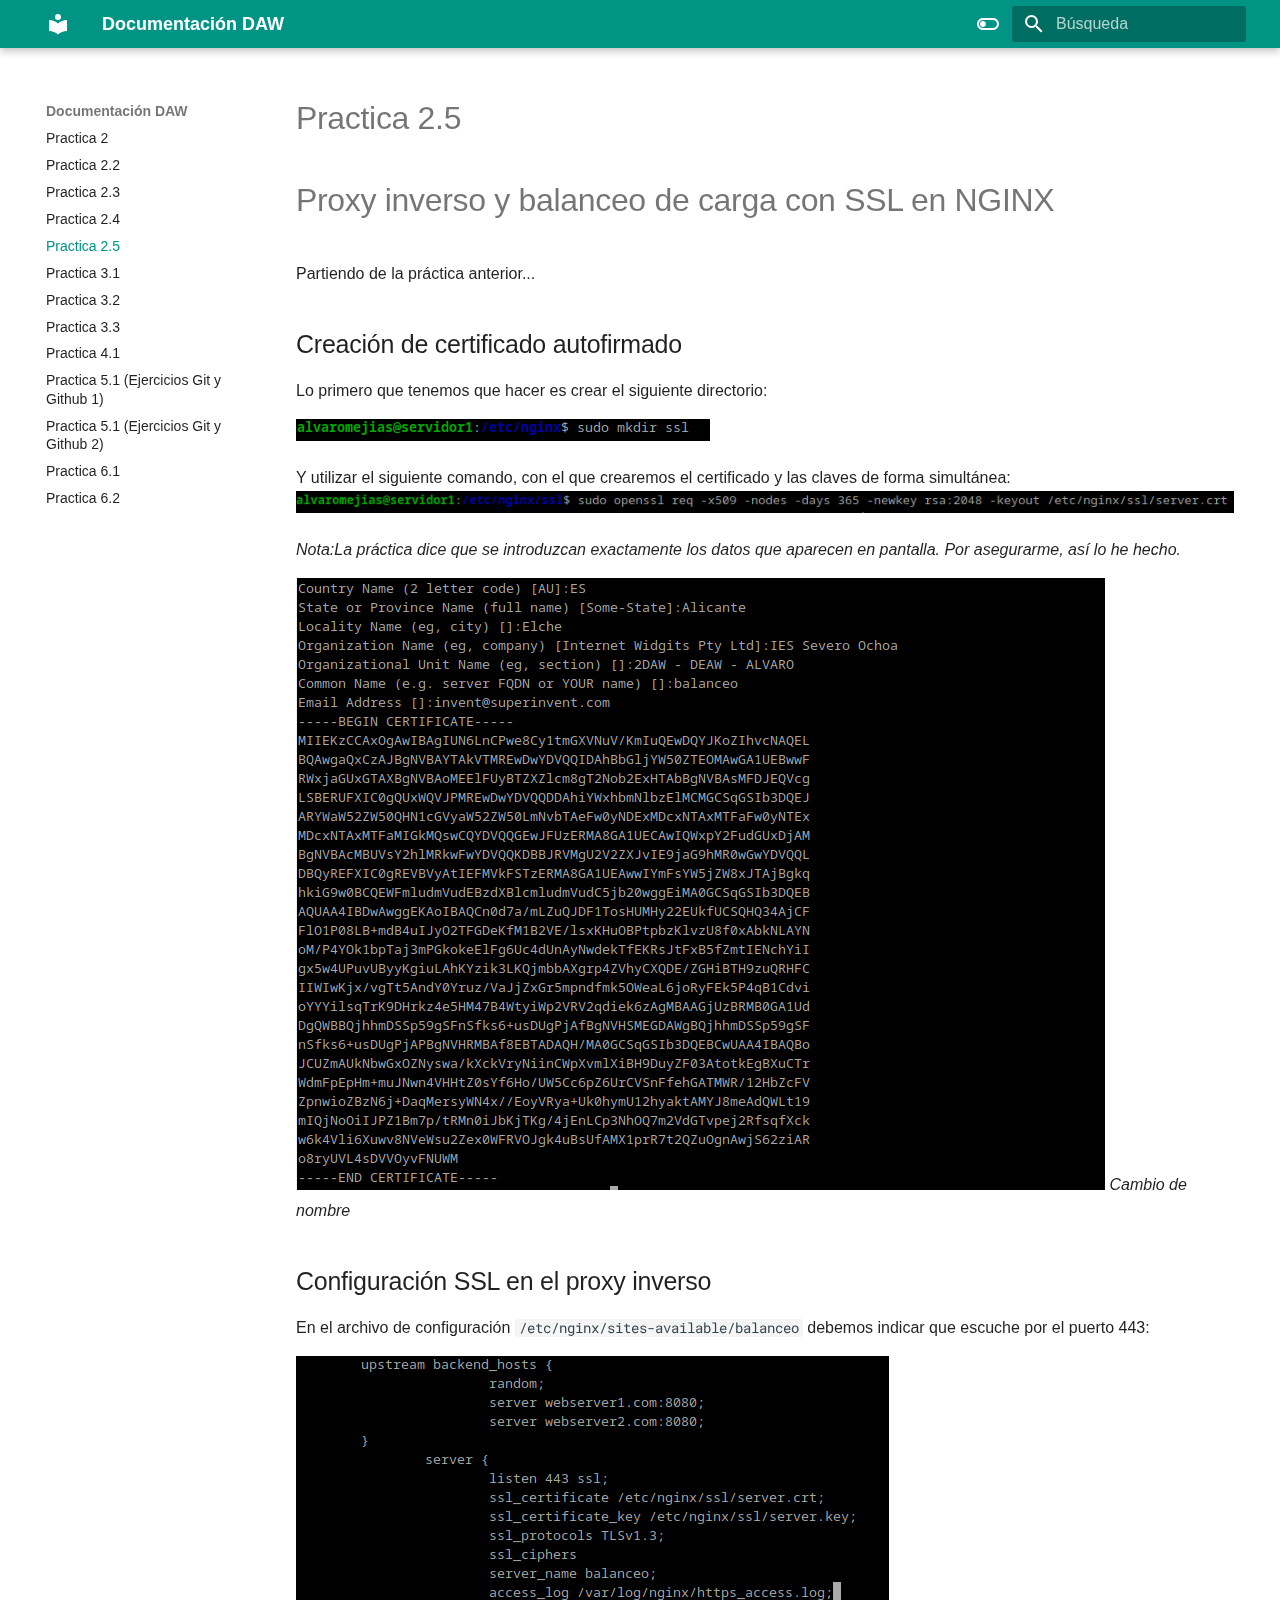
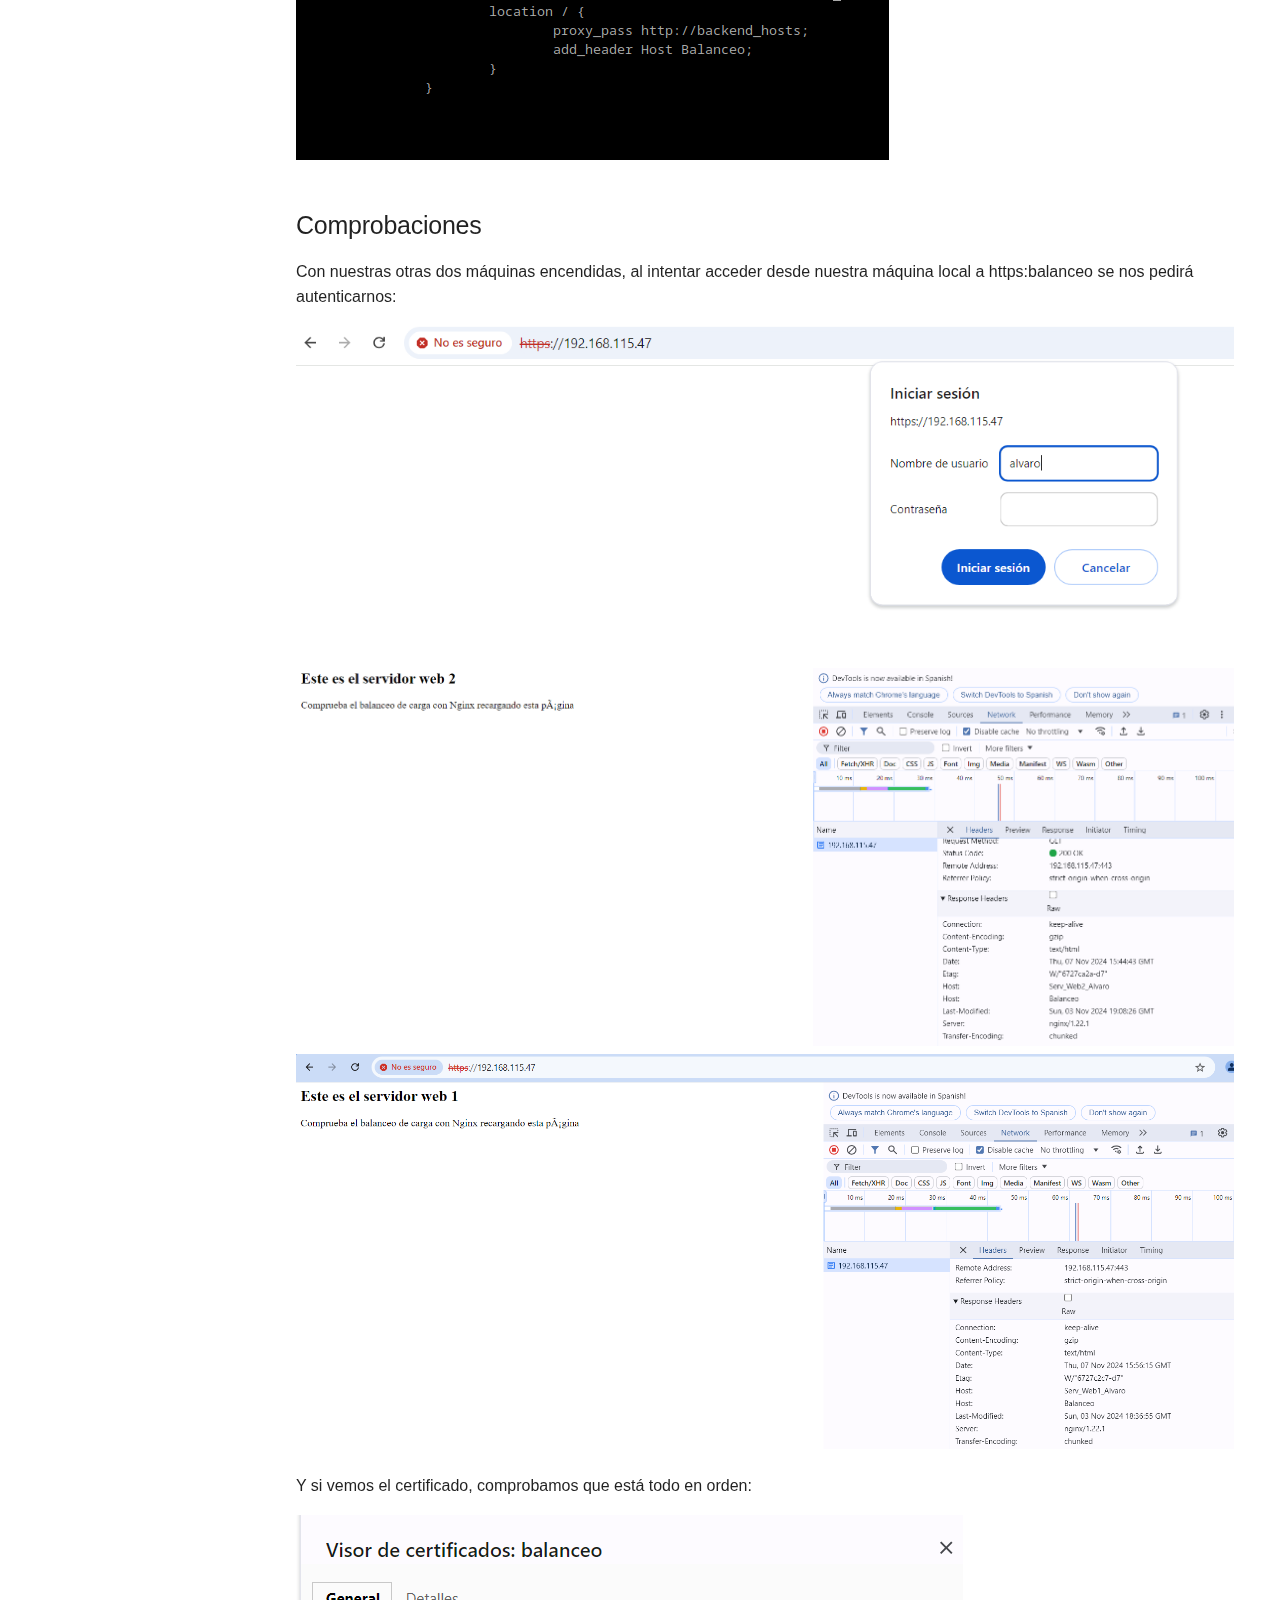
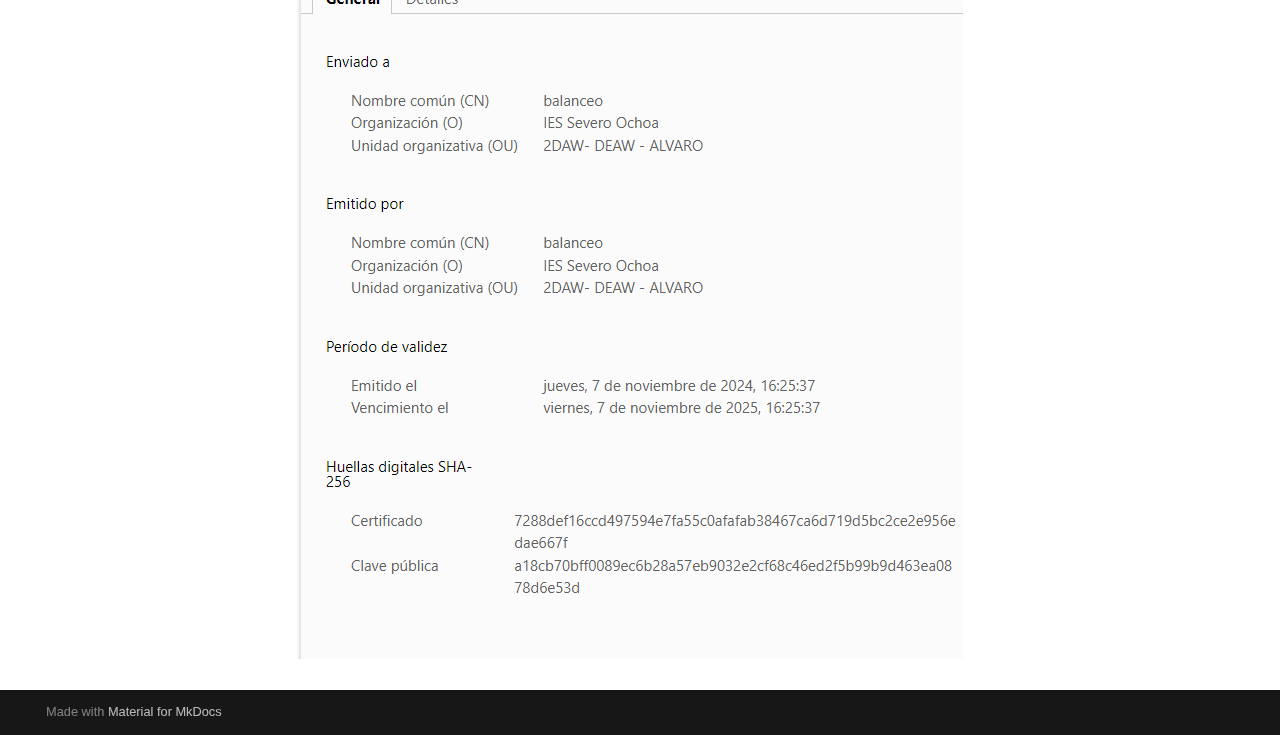
<file: Practicas/practica2.5/docs/index.html>
<!doctype html>
<html lang="es" class="no-js">
  <head>
    
      <meta charset="utf-8">
      <meta name="viewport" content="width=device-width,initial-scale=1">
      
        <meta name="description" content="Documentación de las prácticas">
      
      
        <meta name="author" content="Álvaro Mejías Benavente">
      
      
      
        <link rel="prev" href="../../practica2.4/docs/">
      
      
        <link rel="next" href="../../practica3.1/docs/">
      
      
      <link rel="icon" href="../../../assets/images/favicon.png">
      <meta name="generator" content="mkdocs-1.6.1, mkdocs-material-9.6.7">
    
    
      
        <title>Practica 2.5 - Documentación DAW</title>
      
    
    
      <link rel="stylesheet" href="../../../assets/stylesheets/main.8608ea7d.min.css">
      
        
        <link rel="stylesheet" href="../../../assets/stylesheets/palette.06af60db.min.css">
      
      


    
    
      
    
    
      
        
        
        <link rel="preconnect" href="https://fonts.gstatic.com" crossorigin>
        <link rel="stylesheet" href="https://fonts.googleapis.com/css?family=Verdana:300,300i,400,400i,700,700i%7CRoboto+Mono:400,400i,700,700i&display=fallback">
        <style>:root{--md-text-font:"Verdana";--md-code-font:"Roboto Mono"}</style>
      
    
    
    <script>__md_scope=new URL("../../..",location),__md_hash=e=>[...e].reduce(((e,_)=>(e<<5)-e+_.charCodeAt(0)),0),__md_get=(e,_=localStorage,t=__md_scope)=>JSON.parse(_.getItem(t.pathname+"."+e)),__md_set=(e,_,t=localStorage,a=__md_scope)=>{try{t.setItem(a.pathname+"."+e,JSON.stringify(_))}catch(e){}}</script>
    
      

    
    
    
  </head>
  
  
    
    
      
    
    
    
    
    <body dir="ltr" data-md-color-scheme="default" data-md-color-primary="teal" data-md-color-accent="light-green">
  
    
    <input class="md-toggle" data-md-toggle="drawer" type="checkbox" id="__drawer" autocomplete="off">
    <input class="md-toggle" data-md-toggle="search" type="checkbox" id="__search" autocomplete="off">
    <label class="md-overlay" for="__drawer"></label>
    <div data-md-component="skip">
      
        
        <a href="#practica-25" class="md-skip">
          Saltar a contenido
        </a>
      
    </div>
    <div data-md-component="announce">
      
    </div>
    
    
      

  

<header class="md-header md-header--shadow" data-md-component="header">
  <nav class="md-header__inner md-grid" aria-label="Cabecera">
    <a href="../../.." title="Documentación DAW" class="md-header__button md-logo" aria-label="Documentación DAW" data-md-component="logo">
      
  
  <svg xmlns="http://www.w3.org/2000/svg" viewBox="0 0 24 24"><path d="M12 8a3 3 0 0 0 3-3 3 3 0 0 0-3-3 3 3 0 0 0-3 3 3 3 0 0 0 3 3m0 3.54C9.64 9.35 6.5 8 3 8v11c3.5 0 6.64 1.35 9 3.54 2.36-2.19 5.5-3.54 9-3.54V8c-3.5 0-6.64 1.35-9 3.54"/></svg>

    </a>
    <label class="md-header__button md-icon" for="__drawer">
      
      <svg xmlns="http://www.w3.org/2000/svg" viewBox="0 0 24 24"><path d="M3 6h18v2H3zm0 5h18v2H3zm0 5h18v2H3z"/></svg>
    </label>
    <div class="md-header__title" data-md-component="header-title">
      <div class="md-header__ellipsis">
        <div class="md-header__topic">
          <span class="md-ellipsis">
            Documentación DAW
          </span>
        </div>
        <div class="md-header__topic" data-md-component="header-topic">
          <span class="md-ellipsis">
            
              Practica 2.5
            
          </span>
        </div>
      </div>
    </div>
    
      
        <form class="md-header__option" data-md-component="palette">
  
    
    
    
    <input class="md-option" data-md-color-media="" data-md-color-scheme="default" data-md-color-primary="teal" data-md-color-accent="light-green"  aria-label="Cambiar a modo oscuro"  type="radio" name="__palette" id="__palette_0">
    
      <label class="md-header__button md-icon" title="Cambiar a modo oscuro" for="__palette_1" hidden>
        <svg xmlns="http://www.w3.org/2000/svg" viewBox="0 0 24 24"><path d="M17 6H7c-3.31 0-6 2.69-6 6s2.69 6 6 6h10c3.31 0 6-2.69 6-6s-2.69-6-6-6m0 10H7c-2.21 0-4-1.79-4-4s1.79-4 4-4h10c2.21 0 4 1.79 4 4s-1.79 4-4 4M7 9c-1.66 0-3 1.34-3 3s1.34 3 3 3 3-1.34 3-3-1.34-3-3-3"/></svg>
      </label>
    
  
    
    
    
    <input class="md-option" data-md-color-media="" data-md-color-scheme="slate" data-md-color-primary="teal" data-md-color-accent="light-green"  aria-label="Cambiar a modo claro"  type="radio" name="__palette" id="__palette_1">
    
      <label class="md-header__button md-icon" title="Cambiar a modo claro" for="__palette_0" hidden>
        <svg xmlns="http://www.w3.org/2000/svg" viewBox="0 0 24 24"><path d="M17 7H7a5 5 0 0 0-5 5 5 5 0 0 0 5 5h10a5 5 0 0 0 5-5 5 5 0 0 0-5-5m0 8a3 3 0 0 1-3-3 3 3 0 0 1 3-3 3 3 0 0 1 3 3 3 3 0 0 1-3 3"/></svg>
      </label>
    
  
</form>
      
    
    
      <script>var palette=__md_get("__palette");if(palette&&palette.color){if("(prefers-color-scheme)"===palette.color.media){var media=matchMedia("(prefers-color-scheme: light)"),input=document.querySelector(media.matches?"[data-md-color-media='(prefers-color-scheme: light)']":"[data-md-color-media='(prefers-color-scheme: dark)']");palette.color.media=input.getAttribute("data-md-color-media"),palette.color.scheme=input.getAttribute("data-md-color-scheme"),palette.color.primary=input.getAttribute("data-md-color-primary"),palette.color.accent=input.getAttribute("data-md-color-accent")}for(var[key,value]of Object.entries(palette.color))document.body.setAttribute("data-md-color-"+key,value)}</script>
    
    
    
      <label class="md-header__button md-icon" for="__search">
        
        <svg xmlns="http://www.w3.org/2000/svg" viewBox="0 0 24 24"><path d="M9.5 3A6.5 6.5 0 0 1 16 9.5c0 1.61-.59 3.09-1.56 4.23l.27.27h.79l5 5-1.5 1.5-5-5v-.79l-.27-.27A6.52 6.52 0 0 1 9.5 16 6.5 6.5 0 0 1 3 9.5 6.5 6.5 0 0 1 9.5 3m0 2C7 5 5 7 5 9.5S7 14 9.5 14 14 12 14 9.5 12 5 9.5 5"/></svg>
      </label>
      <div class="md-search" data-md-component="search" role="dialog">
  <label class="md-search__overlay" for="__search"></label>
  <div class="md-search__inner" role="search">
    <form class="md-search__form" name="search">
      <input type="text" class="md-search__input" name="query" aria-label="Búsqueda" placeholder="Búsqueda" autocapitalize="off" autocorrect="off" autocomplete="off" spellcheck="false" data-md-component="search-query" required>
      <label class="md-search__icon md-icon" for="__search">
        
        <svg xmlns="http://www.w3.org/2000/svg" viewBox="0 0 24 24"><path d="M9.5 3A6.5 6.5 0 0 1 16 9.5c0 1.61-.59 3.09-1.56 4.23l.27.27h.79l5 5-1.5 1.5-5-5v-.79l-.27-.27A6.52 6.52 0 0 1 9.5 16 6.5 6.5 0 0 1 3 9.5 6.5 6.5 0 0 1 9.5 3m0 2C7 5 5 7 5 9.5S7 14 9.5 14 14 12 14 9.5 12 5 9.5 5"/></svg>
        
        <svg xmlns="http://www.w3.org/2000/svg" viewBox="0 0 24 24"><path d="M20 11v2H8l5.5 5.5-1.42 1.42L4.16 12l7.92-7.92L13.5 5.5 8 11z"/></svg>
      </label>
      <nav class="md-search__options" aria-label="Buscar">
        
        <button type="reset" class="md-search__icon md-icon" title="Limpiar" aria-label="Limpiar" tabindex="-1">
          
          <svg xmlns="http://www.w3.org/2000/svg" viewBox="0 0 24 24"><path d="M19 6.41 17.59 5 12 10.59 6.41 5 5 6.41 10.59 12 5 17.59 6.41 19 12 13.41 17.59 19 19 17.59 13.41 12z"/></svg>
        </button>
      </nav>
      
        <div class="md-search__suggest" data-md-component="search-suggest"></div>
      
    </form>
    <div class="md-search__output">
      <div class="md-search__scrollwrap" tabindex="0" data-md-scrollfix>
        <div class="md-search-result" data-md-component="search-result">
          <div class="md-search-result__meta">
            Inicializando búsqueda
          </div>
          <ol class="md-search-result__list" role="presentation"></ol>
        </div>
      </div>
    </div>
  </div>
</div>
    
    
  </nav>
  
</header>
    
    <div class="md-container" data-md-component="container">
      
      
        
          
        
      
      <main class="md-main" data-md-component="main">
        <div class="md-main__inner md-grid">
          
            
              
              <div class="md-sidebar md-sidebar--primary" data-md-component="sidebar" data-md-type="navigation" >
                <div class="md-sidebar__scrollwrap">
                  <div class="md-sidebar__inner">
                    



  

<nav class="md-nav md-nav--primary md-nav--integrated" aria-label="Navegación" data-md-level="0">
  <label class="md-nav__title" for="__drawer">
    <a href="../../.." title="Documentación DAW" class="md-nav__button md-logo" aria-label="Documentación DAW" data-md-component="logo">
      
  
  <svg xmlns="http://www.w3.org/2000/svg" viewBox="0 0 24 24"><path d="M12 8a3 3 0 0 0 3-3 3 3 0 0 0-3-3 3 3 0 0 0-3 3 3 3 0 0 0 3 3m0 3.54C9.64 9.35 6.5 8 3 8v11c3.5 0 6.64 1.35 9 3.54 2.36-2.19 5.5-3.54 9-3.54V8c-3.5 0-6.64 1.35-9 3.54"/></svg>

    </a>
    Documentación DAW
  </label>
  
  <ul class="md-nav__list" data-md-scrollfix>
    
      
      
  
  
  
  
    <li class="md-nav__item">
      <a href="../../practica2/docs/" class="md-nav__link">
        
  
  <span class="md-ellipsis">
    Practica 2
    
  </span>
  

      </a>
    </li>
  

    
      
      
  
  
  
  
    <li class="md-nav__item">
      <a href="../../practica2.2/docs/" class="md-nav__link">
        
  
  <span class="md-ellipsis">
    Practica 2.2
    
  </span>
  

      </a>
    </li>
  

    
      
      
  
  
  
  
    <li class="md-nav__item">
      <a href="../../practica2.3/docs/" class="md-nav__link">
        
  
  <span class="md-ellipsis">
    Practica 2.3
    
  </span>
  

      </a>
    </li>
  

    
      
      
  
  
  
  
    <li class="md-nav__item">
      <a href="../../practica2.4/docs/" class="md-nav__link">
        
  
  <span class="md-ellipsis">
    Practica 2.4
    
  </span>
  

      </a>
    </li>
  

    
      
      
  
  
    
  
  
  
    <li class="md-nav__item md-nav__item--active">
      
      <input class="md-nav__toggle md-toggle" type="checkbox" id="__toc">
      
      
        
      
      
      <a href="./" class="md-nav__link md-nav__link--active">
        
  
  <span class="md-ellipsis">
    Practica 2.5
    
  </span>
  

      </a>
      
    </li>
  

    
      
      
  
  
  
  
    <li class="md-nav__item">
      <a href="../../practica3.1/docs/" class="md-nav__link">
        
  
  <span class="md-ellipsis">
    Practica 3.1
    
  </span>
  

      </a>
    </li>
  

    
      
      
  
  
  
  
    <li class="md-nav__item">
      <a href="../../practica3.2/docs/" class="md-nav__link">
        
  
  <span class="md-ellipsis">
    Practica 3.2
    
  </span>
  

      </a>
    </li>
  

    
      
      
  
  
  
  
    <li class="md-nav__item">
      <a href="../../practica3.3/docs/" class="md-nav__link">
        
  
  <span class="md-ellipsis">
    Practica 3.3
    
  </span>
  

      </a>
    </li>
  

    
      
      
  
  
  
  
    <li class="md-nav__item">
      <a href="../../practica4.1/docs/" class="md-nav__link">
        
  
  <span class="md-ellipsis">
    Practica 4.1
    
  </span>
  

      </a>
    </li>
  

    
      
      
  
  
  
  
    <li class="md-nav__item">
      <a href="../../practica5.1/docs/" class="md-nav__link">
        
  
  <span class="md-ellipsis">
    Practica 5.1 (Ejercicios Git y Github 1)
    
  </span>
  

      </a>
    </li>
  

    
      
      
  
  
  
  
    <li class="md-nav__item">
      <a href="../../practica5.2/docs/" class="md-nav__link">
        
  
  <span class="md-ellipsis">
    Practica 5.1 (Ejercicios Git y Github 2)
    
  </span>
  

      </a>
    </li>
  

    
      
      
  
  
  
  
    <li class="md-nav__item">
      <a href="../../practica6.1/docs/" class="md-nav__link">
        
  
  <span class="md-ellipsis">
    Practica 6.1
    
  </span>
  

      </a>
    </li>
  

    
      
      
  
  
  
  
    <li class="md-nav__item">
      <a href="../../practica6.2/docs/" class="md-nav__link">
        
  
  <span class="md-ellipsis">
    Practica 6.2
    
  </span>
  

      </a>
    </li>
  

    
  </ul>
</nav>
                  </div>
                </div>
              </div>
            
            
          
          
            <div class="md-content" data-md-component="content">
              <article class="md-content__inner md-typeset">
                
                  



<h1 id="practica-25">Practica 2.5<a class="headerlink" href="#practica-25" title="Permanent link">&para;</a></h1>
<h1 id="proxy-inverso-y-balanceo-de-carga-con-ssl-en-nginx">Proxy inverso y balanceo de carga con SSL en NGINX<a class="headerlink" href="#proxy-inverso-y-balanceo-de-carga-con-ssl-en-nginx" title="Permanent link">&para;</a></h1>
<p>Partiendo de la práctica anterior...</p>
<h2 id="creacion-de-certificado-autofirmado">Creación de certificado autofirmado<a class="headerlink" href="#creacion-de-certificado-autofirmado" title="Permanent link">&para;</a></h2>
<p>Lo primero que tenemos que hacer es crear el siguiente directorio:</p>
<p><img alt="captura1" src="assets/images/1.PNG" /></p>
<p>Y utilizar el siguiente comando, con el que crearemos el certificado y las claves de forma simultánea:
<img alt="captura2" src="assets/images/2.PNG" /></p>
<p><em>Nota:La práctica dice que se introduzcan exactamente los datos que aparecen en pantalla. Por asegurarme, así lo he hecho.</em></p>
<p><img alt="captura3" src="assets/images/3.PNG" />
<em>Cambio de nombre</em></p>
<h2 id="configuracion-ssl-en-el-proxy-inverso">Configuración SSL en el proxy inverso<a class="headerlink" href="#configuracion-ssl-en-el-proxy-inverso" title="Permanent link">&para;</a></h2>
<p>En el archivo de configuración <code>/etc/nginx/sites-available/balanceo</code> debemos indicar que escuche por el puerto 443:</p>
<p><img alt="captura4" src="assets/images/4.PNG" /></p>
<h2 id="comprobaciones">Comprobaciones<a class="headerlink" href="#comprobaciones" title="Permanent link">&para;</a></h2>
<p>Con nuestras otras dos máquinas encendidas, al intentar acceder desde nuestra máquina local a https:balanceo se nos pedirá autenticarnos:</p>
<p><img alt="captura5" src="assets/images/5.PNG" />
<img alt="captura6" src="assets/images/6.PNG" />
<img alt="captura7" src="assets/images/7.PNG" /></p>
<p>Y si vemos el certificado, comprobamos que está todo en orden:</p>
<p><img alt="captura8" src="assets/images/8.PNG" /></p>












                
              </article>
            </div>
          
          
  <script>var tabs=__md_get("__tabs");if(Array.isArray(tabs))e:for(var set of document.querySelectorAll(".tabbed-set")){var labels=set.querySelector(".tabbed-labels");for(var tab of tabs)for(var label of labels.getElementsByTagName("label"))if(label.innerText.trim()===tab){var input=document.getElementById(label.htmlFor);input.checked=!0;continue e}}</script>

<script>var target=document.getElementById(location.hash.slice(1));target&&target.name&&(target.checked=target.name.startsWith("__tabbed_"))</script>
        </div>
        
      </main>
      
        <footer class="md-footer">
  
  <div class="md-footer-meta md-typeset">
    <div class="md-footer-meta__inner md-grid">
      <div class="md-copyright">
  
  
    Made with
    <a href="https://squidfunk.github.io/mkdocs-material/" target="_blank" rel="noopener">
      Material for MkDocs
    </a>
  
</div>
      
    </div>
  </div>
</footer>
      
    </div>
    <div class="md-dialog" data-md-component="dialog">
      <div class="md-dialog__inner md-typeset"></div>
    </div>
    
    
    <script id="__config" type="application/json">{"base": "../../..", "features": ["toc.integrate", "header.autohide", "announce.dismiss", "search.suggest", "search.highlight", "content.tabs.link", "content.code.annotation", "content.code.copy"], "search": "../../../assets/javascripts/workers/search.f8cc74c7.min.js", "translations": {"clipboard.copied": "Copiado al portapapeles", "clipboard.copy": "Copiar al portapapeles", "search.result.more.one": "1 m\u00e1s en esta p\u00e1gina", "search.result.more.other": "# m\u00e1s en esta p\u00e1gina", "search.result.none": "No se encontraron documentos", "search.result.one": "1 documento encontrado", "search.result.other": "# documentos encontrados", "search.result.placeholder": "Teclee para comenzar b\u00fasqueda", "search.result.term.missing": "Falta", "select.version": "Seleccionar versi\u00f3n"}}</script>
    
    
      <script src="../../../assets/javascripts/bundle.c8b220af.min.js"></script>
      
    
  </body>
</html>
</file>
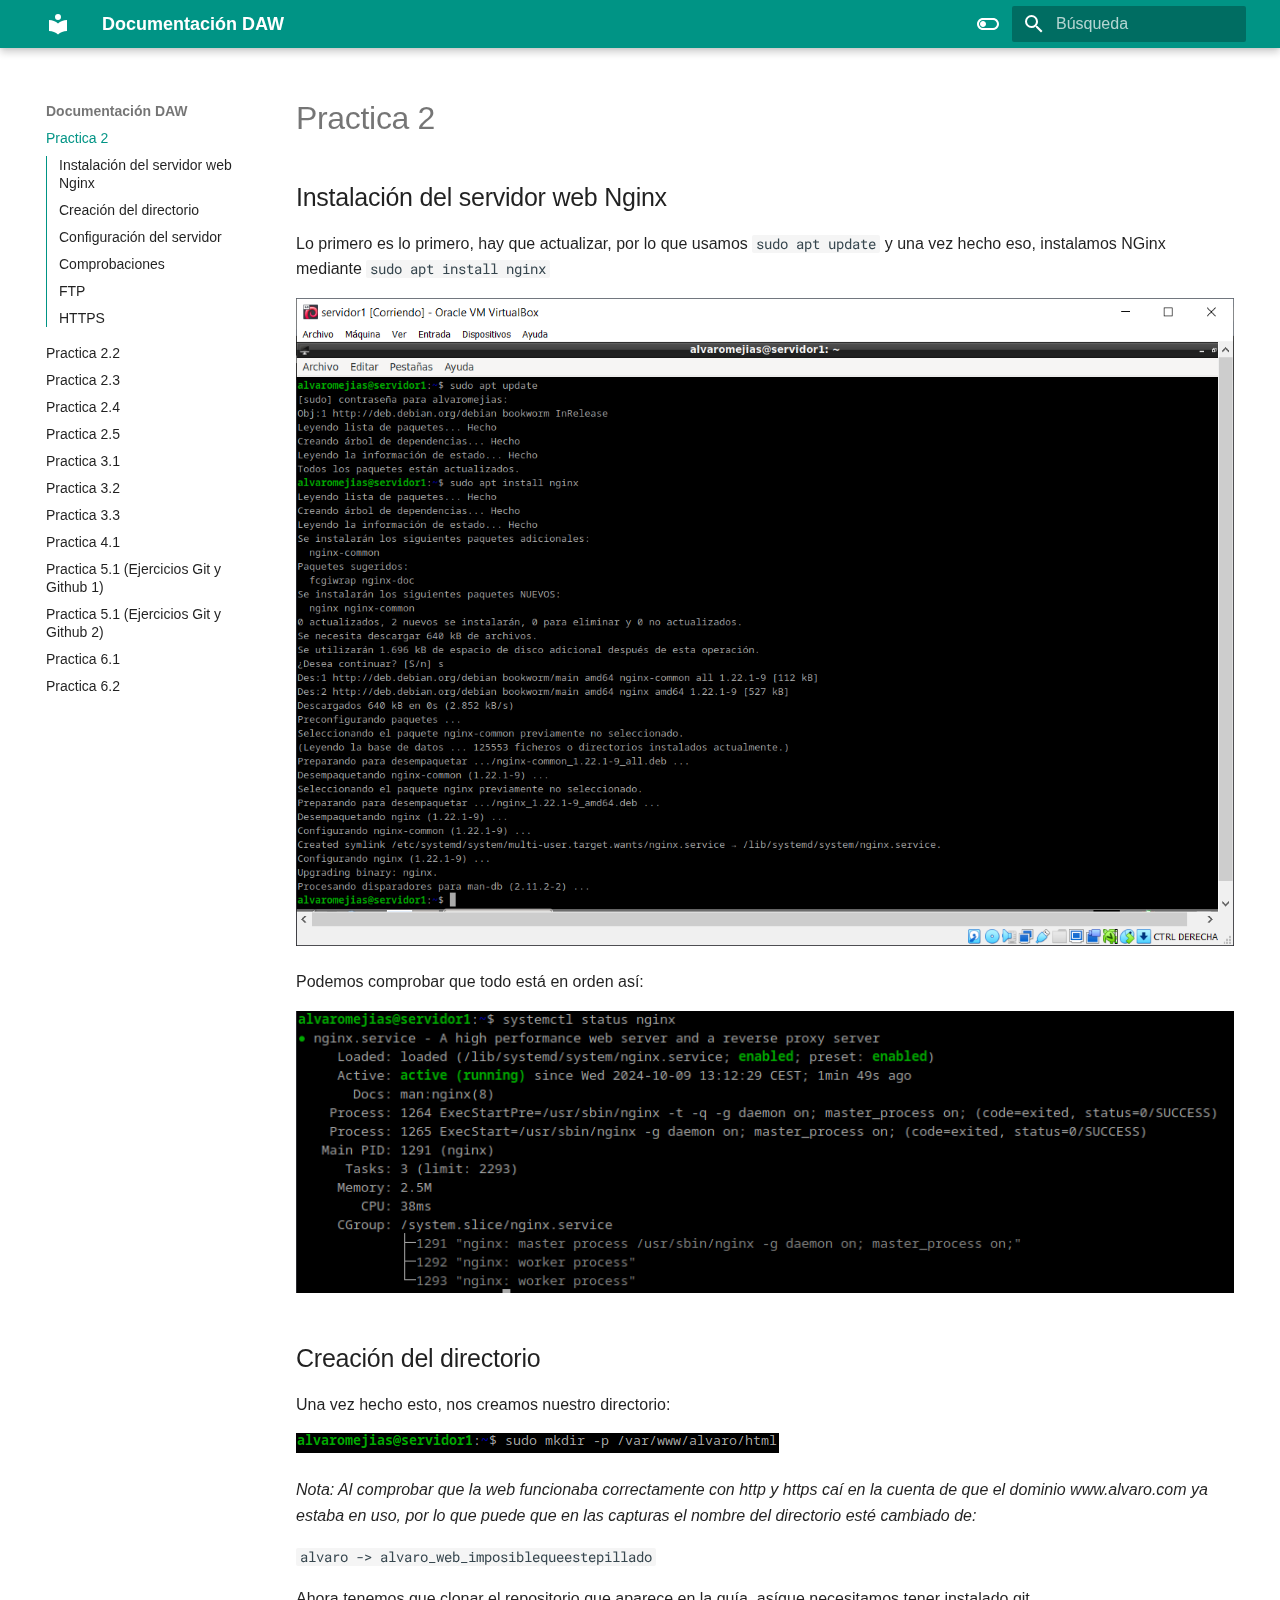
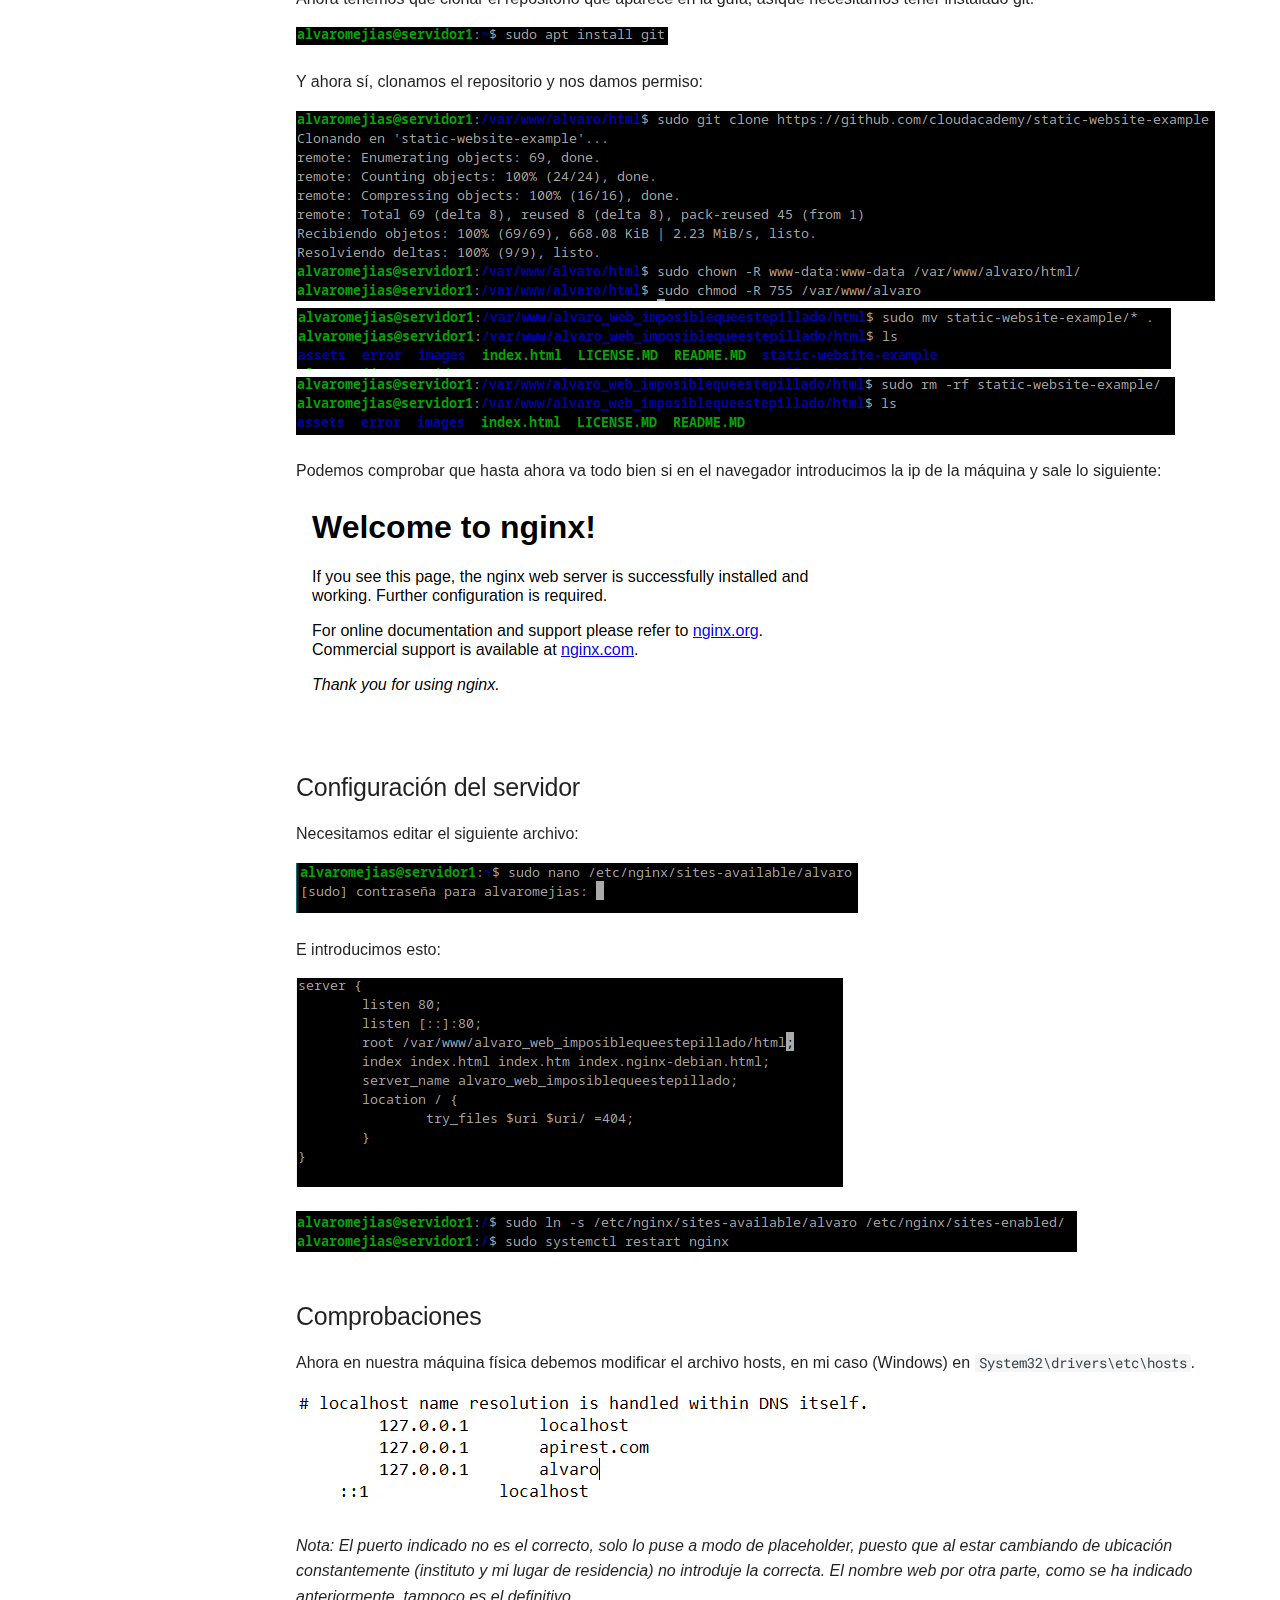
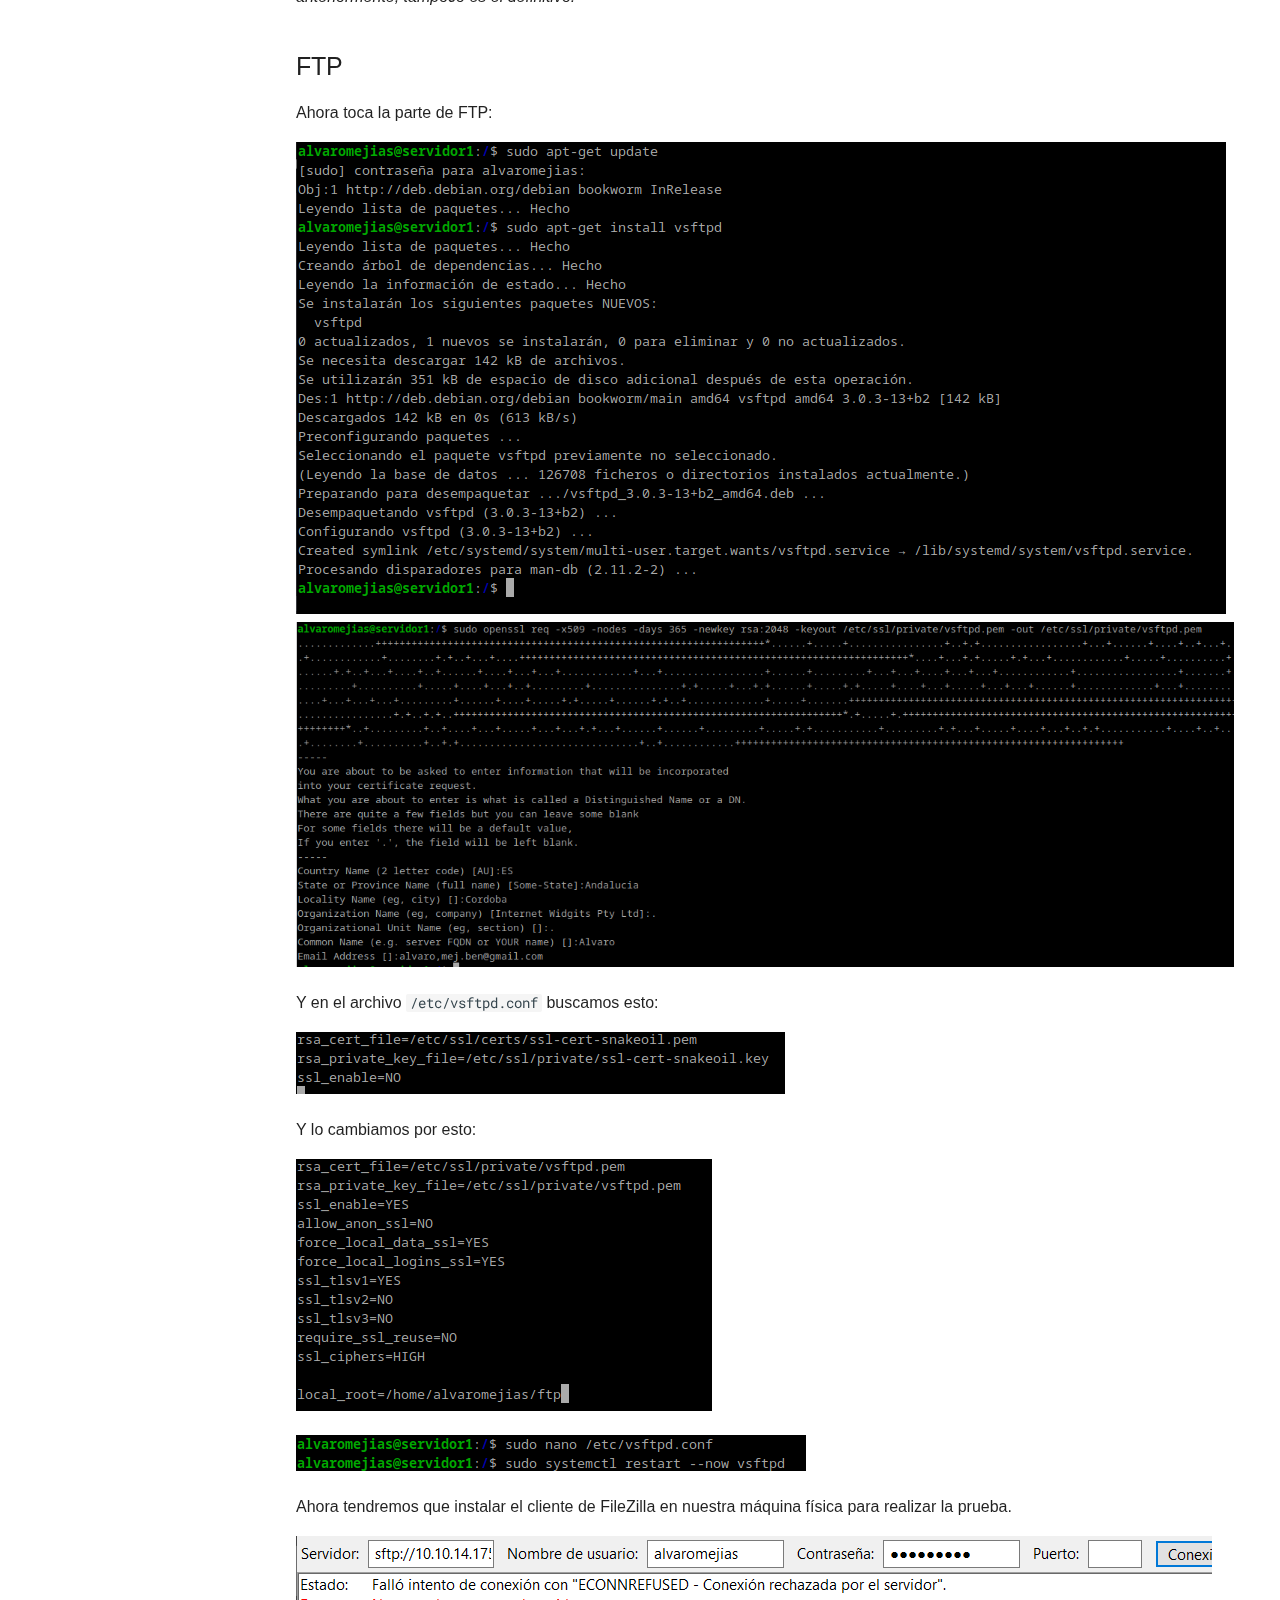
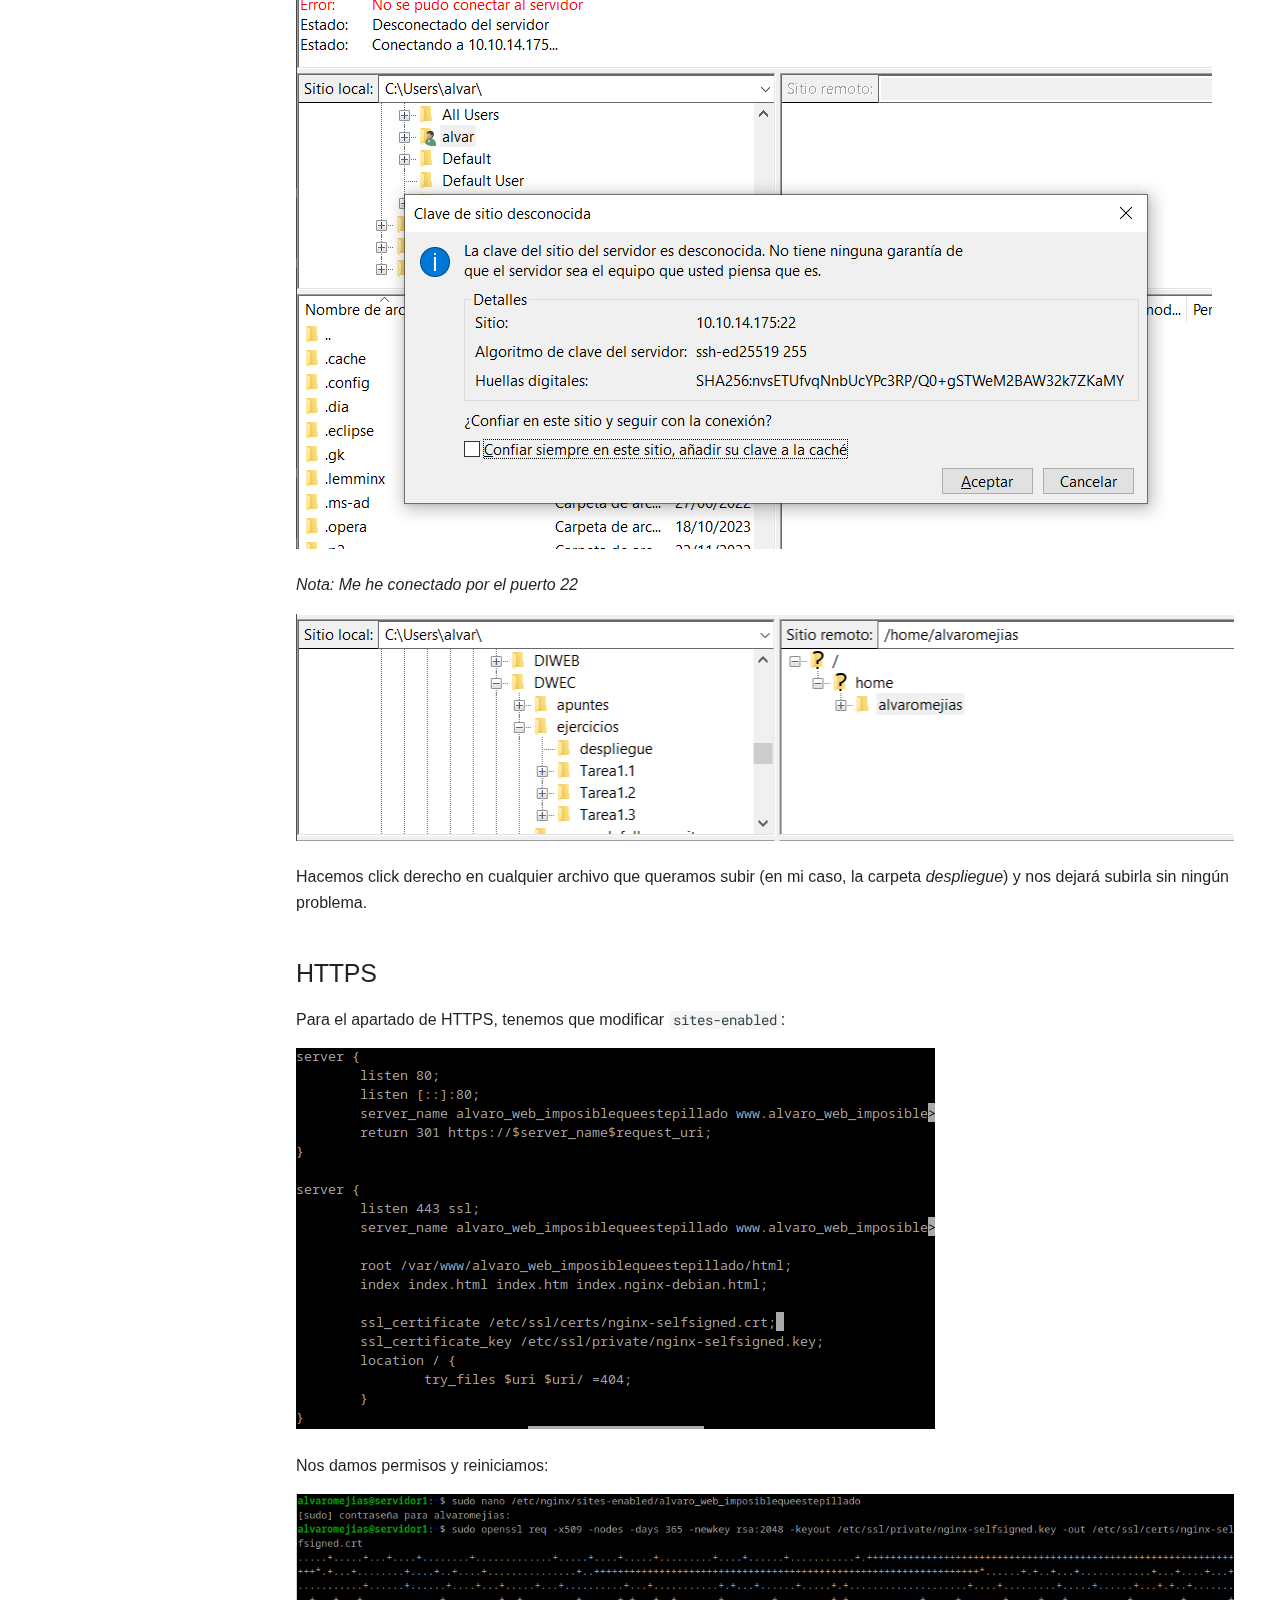
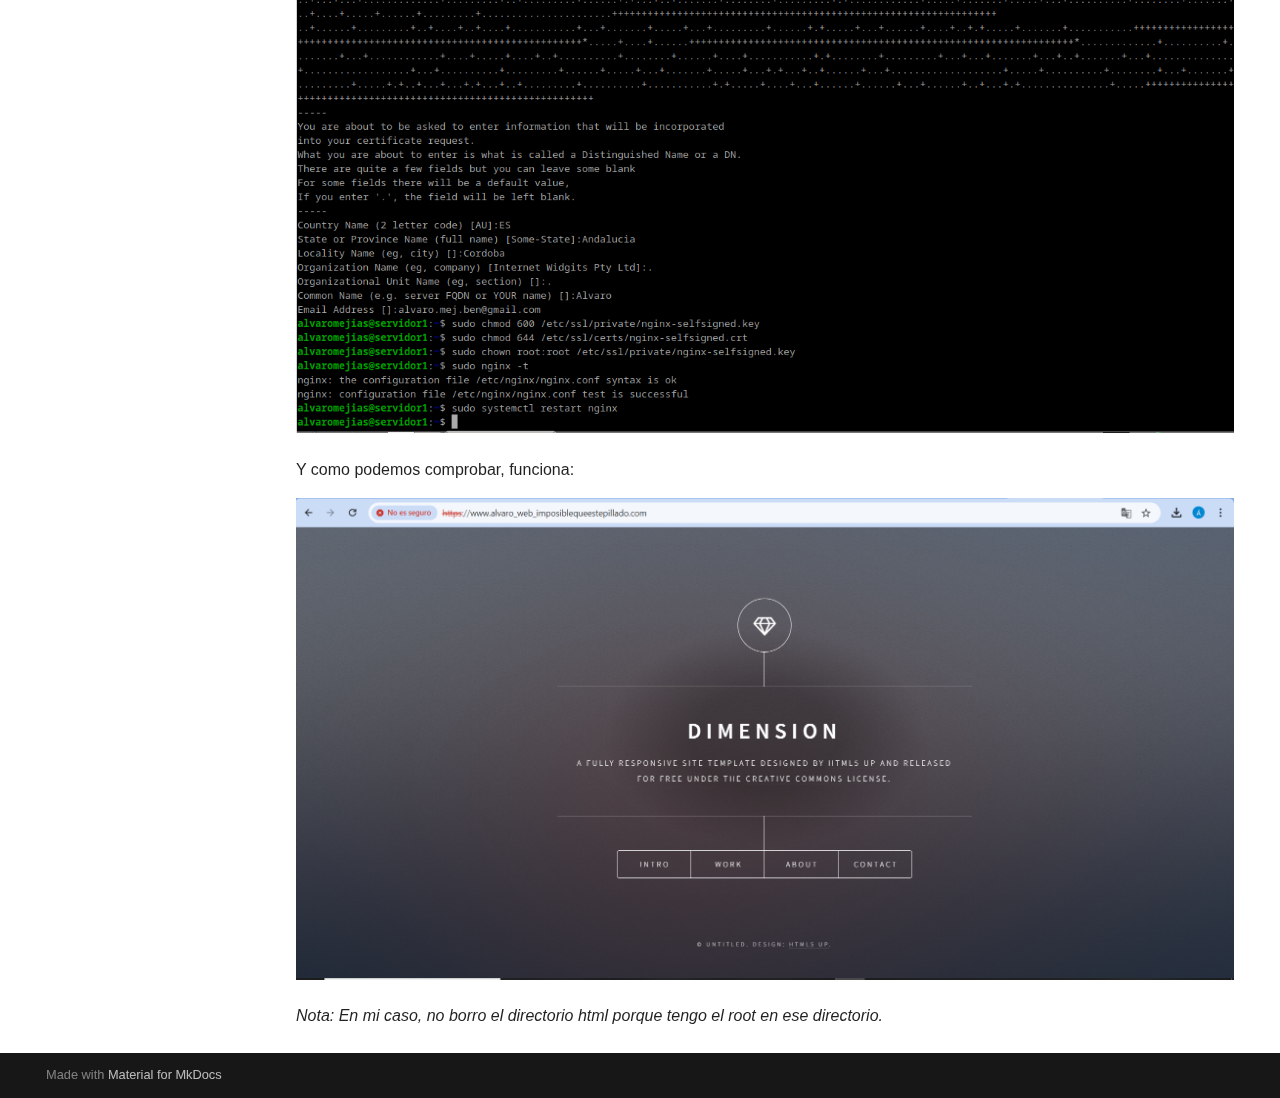
<file: Practicas/practica2/docs/index.html>
<!doctype html>
<html lang="es" class="no-js">
  <head>
    
      <meta charset="utf-8">
      <meta name="viewport" content="width=device-width,initial-scale=1">
      
        <meta name="description" content="Documentación de las prácticas">
      
      
        <meta name="author" content="Álvaro Mejías Benavente">
      
      
      
      
        <link rel="next" href="../../practica2.2/docs/">
      
      
      <link rel="icon" href="../../../assets/images/favicon.png">
      <meta name="generator" content="mkdocs-1.6.1, mkdocs-material-9.6.7">
    
    
      
        <title>Practica 2 - Documentación DAW</title>
      
    
    
      <link rel="stylesheet" href="../../../assets/stylesheets/main.8608ea7d.min.css">
      
        
        <link rel="stylesheet" href="../../../assets/stylesheets/palette.06af60db.min.css">
      
      


    
    
      
    
    
      
        
        
        <link rel="preconnect" href="https://fonts.gstatic.com" crossorigin>
        <link rel="stylesheet" href="https://fonts.googleapis.com/css?family=Verdana:300,300i,400,400i,700,700i%7CRoboto+Mono:400,400i,700,700i&display=fallback">
        <style>:root{--md-text-font:"Verdana";--md-code-font:"Roboto Mono"}</style>
      
    
    
    <script>__md_scope=new URL("../../..",location),__md_hash=e=>[...e].reduce(((e,_)=>(e<<5)-e+_.charCodeAt(0)),0),__md_get=(e,_=localStorage,t=__md_scope)=>JSON.parse(_.getItem(t.pathname+"."+e)),__md_set=(e,_,t=localStorage,a=__md_scope)=>{try{t.setItem(a.pathname+"."+e,JSON.stringify(_))}catch(e){}}</script>
    
      

    
    
    
  </head>
  
  
    
    
      
    
    
    
    
    <body dir="ltr" data-md-color-scheme="default" data-md-color-primary="teal" data-md-color-accent="light-green">
  
    
    <input class="md-toggle" data-md-toggle="drawer" type="checkbox" id="__drawer" autocomplete="off">
    <input class="md-toggle" data-md-toggle="search" type="checkbox" id="__search" autocomplete="off">
    <label class="md-overlay" for="__drawer"></label>
    <div data-md-component="skip">
      
        
        <a href="#practica-2" class="md-skip">
          Saltar a contenido
        </a>
      
    </div>
    <div data-md-component="announce">
      
    </div>
    
    
      

  

<header class="md-header md-header--shadow" data-md-component="header">
  <nav class="md-header__inner md-grid" aria-label="Cabecera">
    <a href="../../.." title="Documentación DAW" class="md-header__button md-logo" aria-label="Documentación DAW" data-md-component="logo">
      
  
  <svg xmlns="http://www.w3.org/2000/svg" viewBox="0 0 24 24"><path d="M12 8a3 3 0 0 0 3-3 3 3 0 0 0-3-3 3 3 0 0 0-3 3 3 3 0 0 0 3 3m0 3.54C9.64 9.35 6.5 8 3 8v11c3.5 0 6.64 1.35 9 3.54 2.36-2.19 5.5-3.54 9-3.54V8c-3.5 0-6.64 1.35-9 3.54"/></svg>

    </a>
    <label class="md-header__button md-icon" for="__drawer">
      
      <svg xmlns="http://www.w3.org/2000/svg" viewBox="0 0 24 24"><path d="M3 6h18v2H3zm0 5h18v2H3zm0 5h18v2H3z"/></svg>
    </label>
    <div class="md-header__title" data-md-component="header-title">
      <div class="md-header__ellipsis">
        <div class="md-header__topic">
          <span class="md-ellipsis">
            Documentación DAW
          </span>
        </div>
        <div class="md-header__topic" data-md-component="header-topic">
          <span class="md-ellipsis">
            
              Practica 2
            
          </span>
        </div>
      </div>
    </div>
    
      
        <form class="md-header__option" data-md-component="palette">
  
    
    
    
    <input class="md-option" data-md-color-media="" data-md-color-scheme="default" data-md-color-primary="teal" data-md-color-accent="light-green"  aria-label="Cambiar a modo oscuro"  type="radio" name="__palette" id="__palette_0">
    
      <label class="md-header__button md-icon" title="Cambiar a modo oscuro" for="__palette_1" hidden>
        <svg xmlns="http://www.w3.org/2000/svg" viewBox="0 0 24 24"><path d="M17 6H7c-3.31 0-6 2.69-6 6s2.69 6 6 6h10c3.31 0 6-2.69 6-6s-2.69-6-6-6m0 10H7c-2.21 0-4-1.79-4-4s1.79-4 4-4h10c2.21 0 4 1.79 4 4s-1.79 4-4 4M7 9c-1.66 0-3 1.34-3 3s1.34 3 3 3 3-1.34 3-3-1.34-3-3-3"/></svg>
      </label>
    
  
    
    
    
    <input class="md-option" data-md-color-media="" data-md-color-scheme="slate" data-md-color-primary="teal" data-md-color-accent="light-green"  aria-label="Cambiar a modo claro"  type="radio" name="__palette" id="__palette_1">
    
      <label class="md-header__button md-icon" title="Cambiar a modo claro" for="__palette_0" hidden>
        <svg xmlns="http://www.w3.org/2000/svg" viewBox="0 0 24 24"><path d="M17 7H7a5 5 0 0 0-5 5 5 5 0 0 0 5 5h10a5 5 0 0 0 5-5 5 5 0 0 0-5-5m0 8a3 3 0 0 1-3-3 3 3 0 0 1 3-3 3 3 0 0 1 3 3 3 3 0 0 1-3 3"/></svg>
      </label>
    
  
</form>
      
    
    
      <script>var palette=__md_get("__palette");if(palette&&palette.color){if("(prefers-color-scheme)"===palette.color.media){var media=matchMedia("(prefers-color-scheme: light)"),input=document.querySelector(media.matches?"[data-md-color-media='(prefers-color-scheme: light)']":"[data-md-color-media='(prefers-color-scheme: dark)']");palette.color.media=input.getAttribute("data-md-color-media"),palette.color.scheme=input.getAttribute("data-md-color-scheme"),palette.color.primary=input.getAttribute("data-md-color-primary"),palette.color.accent=input.getAttribute("data-md-color-accent")}for(var[key,value]of Object.entries(palette.color))document.body.setAttribute("data-md-color-"+key,value)}</script>
    
    
    
      <label class="md-header__button md-icon" for="__search">
        
        <svg xmlns="http://www.w3.org/2000/svg" viewBox="0 0 24 24"><path d="M9.5 3A6.5 6.5 0 0 1 16 9.5c0 1.61-.59 3.09-1.56 4.23l.27.27h.79l5 5-1.5 1.5-5-5v-.79l-.27-.27A6.52 6.52 0 0 1 9.5 16 6.5 6.5 0 0 1 3 9.5 6.5 6.5 0 0 1 9.5 3m0 2C7 5 5 7 5 9.5S7 14 9.5 14 14 12 14 9.5 12 5 9.5 5"/></svg>
      </label>
      <div class="md-search" data-md-component="search" role="dialog">
  <label class="md-search__overlay" for="__search"></label>
  <div class="md-search__inner" role="search">
    <form class="md-search__form" name="search">
      <input type="text" class="md-search__input" name="query" aria-label="Búsqueda" placeholder="Búsqueda" autocapitalize="off" autocorrect="off" autocomplete="off" spellcheck="false" data-md-component="search-query" required>
      <label class="md-search__icon md-icon" for="__search">
        
        <svg xmlns="http://www.w3.org/2000/svg" viewBox="0 0 24 24"><path d="M9.5 3A6.5 6.5 0 0 1 16 9.5c0 1.61-.59 3.09-1.56 4.23l.27.27h.79l5 5-1.5 1.5-5-5v-.79l-.27-.27A6.52 6.52 0 0 1 9.5 16 6.5 6.5 0 0 1 3 9.5 6.5 6.5 0 0 1 9.5 3m0 2C7 5 5 7 5 9.5S7 14 9.5 14 14 12 14 9.5 12 5 9.5 5"/></svg>
        
        <svg xmlns="http://www.w3.org/2000/svg" viewBox="0 0 24 24"><path d="M20 11v2H8l5.5 5.5-1.42 1.42L4.16 12l7.92-7.92L13.5 5.5 8 11z"/></svg>
      </label>
      <nav class="md-search__options" aria-label="Buscar">
        
        <button type="reset" class="md-search__icon md-icon" title="Limpiar" aria-label="Limpiar" tabindex="-1">
          
          <svg xmlns="http://www.w3.org/2000/svg" viewBox="0 0 24 24"><path d="M19 6.41 17.59 5 12 10.59 6.41 5 5 6.41 10.59 12 5 17.59 6.41 19 12 13.41 17.59 19 19 17.59 13.41 12z"/></svg>
        </button>
      </nav>
      
        <div class="md-search__suggest" data-md-component="search-suggest"></div>
      
    </form>
    <div class="md-search__output">
      <div class="md-search__scrollwrap" tabindex="0" data-md-scrollfix>
        <div class="md-search-result" data-md-component="search-result">
          <div class="md-search-result__meta">
            Inicializando búsqueda
          </div>
          <ol class="md-search-result__list" role="presentation"></ol>
        </div>
      </div>
    </div>
  </div>
</div>
    
    
  </nav>
  
</header>
    
    <div class="md-container" data-md-component="container">
      
      
        
          
        
      
      <main class="md-main" data-md-component="main">
        <div class="md-main__inner md-grid">
          
            
              
              <div class="md-sidebar md-sidebar--primary" data-md-component="sidebar" data-md-type="navigation" >
                <div class="md-sidebar__scrollwrap">
                  <div class="md-sidebar__inner">
                    



  

<nav class="md-nav md-nav--primary md-nav--integrated" aria-label="Navegación" data-md-level="0">
  <label class="md-nav__title" for="__drawer">
    <a href="../../.." title="Documentación DAW" class="md-nav__button md-logo" aria-label="Documentación DAW" data-md-component="logo">
      
  
  <svg xmlns="http://www.w3.org/2000/svg" viewBox="0 0 24 24"><path d="M12 8a3 3 0 0 0 3-3 3 3 0 0 0-3-3 3 3 0 0 0-3 3 3 3 0 0 0 3 3m0 3.54C9.64 9.35 6.5 8 3 8v11c3.5 0 6.64 1.35 9 3.54 2.36-2.19 5.5-3.54 9-3.54V8c-3.5 0-6.64 1.35-9 3.54"/></svg>

    </a>
    Documentación DAW
  </label>
  
  <ul class="md-nav__list" data-md-scrollfix>
    
      
      
  
  
    
  
  
  
    <li class="md-nav__item md-nav__item--active">
      
      <input class="md-nav__toggle md-toggle" type="checkbox" id="__toc">
      
      
        
      
      
        <label class="md-nav__link md-nav__link--active" for="__toc">
          
  
  <span class="md-ellipsis">
    Practica 2
    
  </span>
  

          <span class="md-nav__icon md-icon"></span>
        </label>
      
      <a href="./" class="md-nav__link md-nav__link--active">
        
  
  <span class="md-ellipsis">
    Practica 2
    
  </span>
  

      </a>
      
        

<nav class="md-nav md-nav--secondary" aria-label="Tabla de contenidos">
  
  
  
    
  
  
    <label class="md-nav__title" for="__toc">
      <span class="md-nav__icon md-icon"></span>
      Tabla de contenidos
    </label>
    <ul class="md-nav__list" data-md-component="toc" data-md-scrollfix>
      
        <li class="md-nav__item">
  <a href="#instalacion-del-servidor-web-nginx" class="md-nav__link">
    <span class="md-ellipsis">
      Instalación del servidor web Nginx
    </span>
  </a>
  
</li>
      
        <li class="md-nav__item">
  <a href="#creacion-del-directorio" class="md-nav__link">
    <span class="md-ellipsis">
      Creación del directorio
    </span>
  </a>
  
</li>
      
        <li class="md-nav__item">
  <a href="#configuracion-del-servidor" class="md-nav__link">
    <span class="md-ellipsis">
      Configuración del servidor
    </span>
  </a>
  
</li>
      
        <li class="md-nav__item">
  <a href="#comprobaciones" class="md-nav__link">
    <span class="md-ellipsis">
      Comprobaciones
    </span>
  </a>
  
</li>
      
        <li class="md-nav__item">
  <a href="#ftp" class="md-nav__link">
    <span class="md-ellipsis">
      FTP
    </span>
  </a>
  
</li>
      
        <li class="md-nav__item">
  <a href="#https" class="md-nav__link">
    <span class="md-ellipsis">
      HTTPS
    </span>
  </a>
  
</li>
      
    </ul>
  
</nav>
      
    </li>
  

    
      
      
  
  
  
  
    <li class="md-nav__item">
      <a href="../../practica2.2/docs/" class="md-nav__link">
        
  
  <span class="md-ellipsis">
    Practica 2.2
    
  </span>
  

      </a>
    </li>
  

    
      
      
  
  
  
  
    <li class="md-nav__item">
      <a href="../../practica2.3/docs/" class="md-nav__link">
        
  
  <span class="md-ellipsis">
    Practica 2.3
    
  </span>
  

      </a>
    </li>
  

    
      
      
  
  
  
  
    <li class="md-nav__item">
      <a href="../../practica2.4/docs/" class="md-nav__link">
        
  
  <span class="md-ellipsis">
    Practica 2.4
    
  </span>
  

      </a>
    </li>
  

    
      
      
  
  
  
  
    <li class="md-nav__item">
      <a href="../../practica2.5/docs/" class="md-nav__link">
        
  
  <span class="md-ellipsis">
    Practica 2.5
    
  </span>
  

      </a>
    </li>
  

    
      
      
  
  
  
  
    <li class="md-nav__item">
      <a href="../../practica3.1/docs/" class="md-nav__link">
        
  
  <span class="md-ellipsis">
    Practica 3.1
    
  </span>
  

      </a>
    </li>
  

    
      
      
  
  
  
  
    <li class="md-nav__item">
      <a href="../../practica3.2/docs/" class="md-nav__link">
        
  
  <span class="md-ellipsis">
    Practica 3.2
    
  </span>
  

      </a>
    </li>
  

    
      
      
  
  
  
  
    <li class="md-nav__item">
      <a href="../../practica3.3/docs/" class="md-nav__link">
        
  
  <span class="md-ellipsis">
    Practica 3.3
    
  </span>
  

      </a>
    </li>
  

    
      
      
  
  
  
  
    <li class="md-nav__item">
      <a href="../../practica4.1/docs/" class="md-nav__link">
        
  
  <span class="md-ellipsis">
    Practica 4.1
    
  </span>
  

      </a>
    </li>
  

    
      
      
  
  
  
  
    <li class="md-nav__item">
      <a href="../../practica5.1/docs/" class="md-nav__link">
        
  
  <span class="md-ellipsis">
    Practica 5.1 (Ejercicios Git y Github 1)
    
  </span>
  

      </a>
    </li>
  

    
      
      
  
  
  
  
    <li class="md-nav__item">
      <a href="../../practica5.2/docs/" class="md-nav__link">
        
  
  <span class="md-ellipsis">
    Practica 5.1 (Ejercicios Git y Github 2)
    
  </span>
  

      </a>
    </li>
  

    
      
      
  
  
  
  
    <li class="md-nav__item">
      <a href="../../practica6.1/docs/" class="md-nav__link">
        
  
  <span class="md-ellipsis">
    Practica 6.1
    
  </span>
  

      </a>
    </li>
  

    
      
      
  
  
  
  
    <li class="md-nav__item">
      <a href="../../practica6.2/docs/" class="md-nav__link">
        
  
  <span class="md-ellipsis">
    Practica 6.2
    
  </span>
  

      </a>
    </li>
  

    
  </ul>
</nav>
                  </div>
                </div>
              </div>
            
            
          
          
            <div class="md-content" data-md-component="content">
              <article class="md-content__inner md-typeset">
                
                  



<h1 id="practica-2">Practica 2<a class="headerlink" href="#practica-2" title="Permanent link">&para;</a></h1>
<h2 id="instalacion-del-servidor-web-nginx">Instalación del servidor web Nginx<a class="headerlink" href="#instalacion-del-servidor-web-nginx" title="Permanent link">&para;</a></h2>
<p>Lo primero es lo primero, hay que actualizar, por lo que usamos <code>sudo apt update</code> y una vez hecho eso, instalamos NGinx mediante <code>sudo apt install nginx</code></p>
<p><img alt="captura1" src="assets/images/1.PNG" /></p>
<p>Podemos comprobar que todo está en orden así:</p>
<p><img alt="captura2" src="assets/images/2.PNG" /></p>
<h2 id="creacion-del-directorio">Creación del directorio<a class="headerlink" href="#creacion-del-directorio" title="Permanent link">&para;</a></h2>
<p>Una vez hecho esto, nos creamos nuestro directorio:</p>
<p><img alt="captura3" src="assets/images/3.PNG" /></p>
<p><em>Nota: Al comprobar que la web funcionaba correctamente con http y https caí en la cuenta de que el dominio www.alvaro.com ya estaba en uso, por lo que puede que en las capturas el nombre del directorio esté cambiado de:</em></p>
<p><code>alvaro -&gt; alvaro_web_imposiblequeestepillado</code></p>
<p>Ahora tenemos que clonar el repositorio que aparece en la guía, asíque necesitamos tener instalado git.</p>
<p><img alt="captura4" src="assets/images/4.PNG" /></p>
<p>Y ahora sí, clonamos el repositorio y nos damos permiso:</p>
<p><img alt="captura5" src="assets/images/5.PNG" />
<img alt="copia" src="assets/images/18.PNG" />
<img alt="captura6" src="assets/images/19.PNG" /></p>
<p>Podemos comprobar que hasta ahora va todo bien si en el navegador introducimos la ip de la máquina y sale lo siguiente:</p>
<p><img alt="captura7" src="assets/images/6.PNG" /></p>
<h2 id="configuracion-del-servidor">Configuración del servidor<a class="headerlink" href="#configuracion-del-servidor" title="Permanent link">&para;</a></h2>
<p>Necesitamos editar el siguiente archivo:</p>
<p><img alt="captura8" src="assets/images/7.PNG" /></p>
<p>E introducimos esto:</p>
<p><img alt="captura9" src="assets/images/8.PNG" /></p>
<p><img alt="captura10" src="assets/images/9.PNG" /></p>
<h2 id="comprobaciones">Comprobaciones<a class="headerlink" href="#comprobaciones" title="Permanent link">&para;</a></h2>
<p>Ahora en nuestra máquina física debemos modificar el archivo hosts, en mi caso (Windows) en <code>System32\drivers\etc\hosts</code>.</p>
<p><img alt="captura11" src="assets/images/10.PNG" /></p>
<p><em>Nota: El puerto indicado no es el correcto, solo lo puse a modo de placeholder, puesto que al estar cambiando de ubicación constantemente (instituto y mi lugar de residencia) no introduje la correcta. El nombre web por otra parte, como se ha indicado anteriormente, tampoco es el definitivo.</em></p>
<h2 id="ftp">FTP<a class="headerlink" href="#ftp" title="Permanent link">&para;</a></h2>
<p>Ahora toca la parte de FTP:</p>
<p><img alt="captura12" src="assets/images/11.PNG" />
<img alt="captura13" src="assets/images/12.PNG" /></p>
<p>Y en el archivo <code>/etc/vsftpd.conf</code> buscamos esto:</p>
<p><img alt="captura14" src="assets/images/13.PNG" /></p>
<p>Y lo cambiamos por esto:</p>
<p><img alt="captura15" src="assets/images/14.PNG" /></p>
<p><img alt="captura16" src="assets/images/15.PNG" /></p>
<p>Ahora tendremos que instalar el cliente de FileZilla en nuestra máquina física para realizar la prueba.</p>
<p><img alt="captura17" src="assets/images/16.PNG" /></p>
<p><em>Nota: Me he conectado por el puerto 22</em></p>
<p><img alt="captura18" src="assets/images/17.PNG" /></p>
<p>Hacemos click derecho en cualquier archivo que queramos subir (en mi caso, la carpeta <em>despliegue</em>) y nos dejará subirla sin ningún problema.</p>
<h2 id="https">HTTPS<a class="headerlink" href="#https" title="Permanent link">&para;</a></h2>
<p>Para el apartado de HTTPS, tenemos que modificar <code>sites-enabled</code>:</p>
<p><img alt="captura19" src="assets/images/20.PNG" /></p>
<p>Nos damos permisos y reiniciamos:</p>
<p><img alt="captura20" src="assets/images/21.PNG" /></p>
<p>Y como podemos comprobar, funciona:</p>
<p><img alt="captura21" src="assets/images/22.PNG" /></p>
<p><em>Nota: En mi caso, no borro el directorio html porque tengo el root en ese directorio.</em></p>












                
              </article>
            </div>
          
          
  <script>var tabs=__md_get("__tabs");if(Array.isArray(tabs))e:for(var set of document.querySelectorAll(".tabbed-set")){var labels=set.querySelector(".tabbed-labels");for(var tab of tabs)for(var label of labels.getElementsByTagName("label"))if(label.innerText.trim()===tab){var input=document.getElementById(label.htmlFor);input.checked=!0;continue e}}</script>

<script>var target=document.getElementById(location.hash.slice(1));target&&target.name&&(target.checked=target.name.startsWith("__tabbed_"))</script>
        </div>
        
      </main>
      
        <footer class="md-footer">
  
  <div class="md-footer-meta md-typeset">
    <div class="md-footer-meta__inner md-grid">
      <div class="md-copyright">
  
  
    Made with
    <a href="https://squidfunk.github.io/mkdocs-material/" target="_blank" rel="noopener">
      Material for MkDocs
    </a>
  
</div>
      
    </div>
  </div>
</footer>
      
    </div>
    <div class="md-dialog" data-md-component="dialog">
      <div class="md-dialog__inner md-typeset"></div>
    </div>
    
    
    <script id="__config" type="application/json">{"base": "../../..", "features": ["toc.integrate", "header.autohide", "announce.dismiss", "search.suggest", "search.highlight", "content.tabs.link", "content.code.annotation", "content.code.copy"], "search": "../../../assets/javascripts/workers/search.f8cc74c7.min.js", "translations": {"clipboard.copied": "Copiado al portapapeles", "clipboard.copy": "Copiar al portapapeles", "search.result.more.one": "1 m\u00e1s en esta p\u00e1gina", "search.result.more.other": "# m\u00e1s en esta p\u00e1gina", "search.result.none": "No se encontraron documentos", "search.result.one": "1 documento encontrado", "search.result.other": "# documentos encontrados", "search.result.placeholder": "Teclee para comenzar b\u00fasqueda", "search.result.term.missing": "Falta", "select.version": "Seleccionar versi\u00f3n"}}</script>
    
    
      <script src="../../../assets/javascripts/bundle.c8b220af.min.js"></script>
      
    
  </body>
</html>
</file>
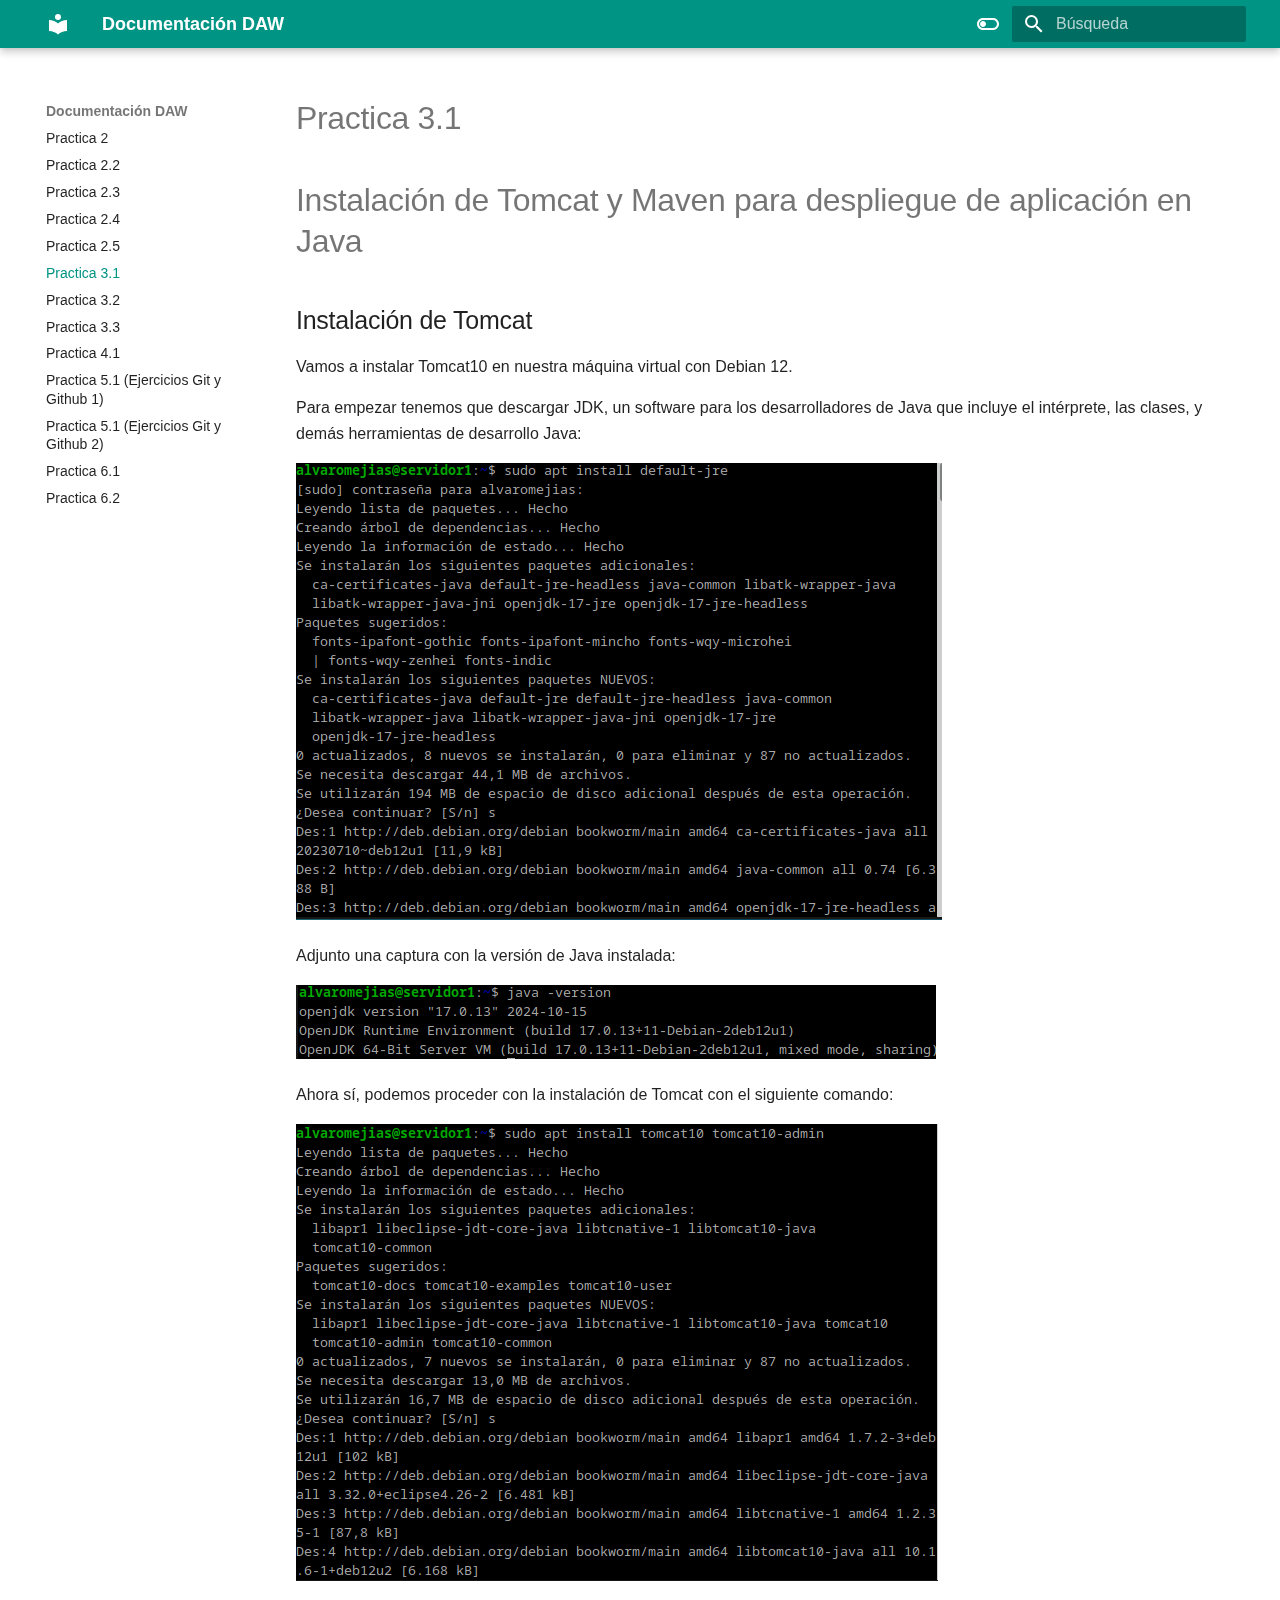
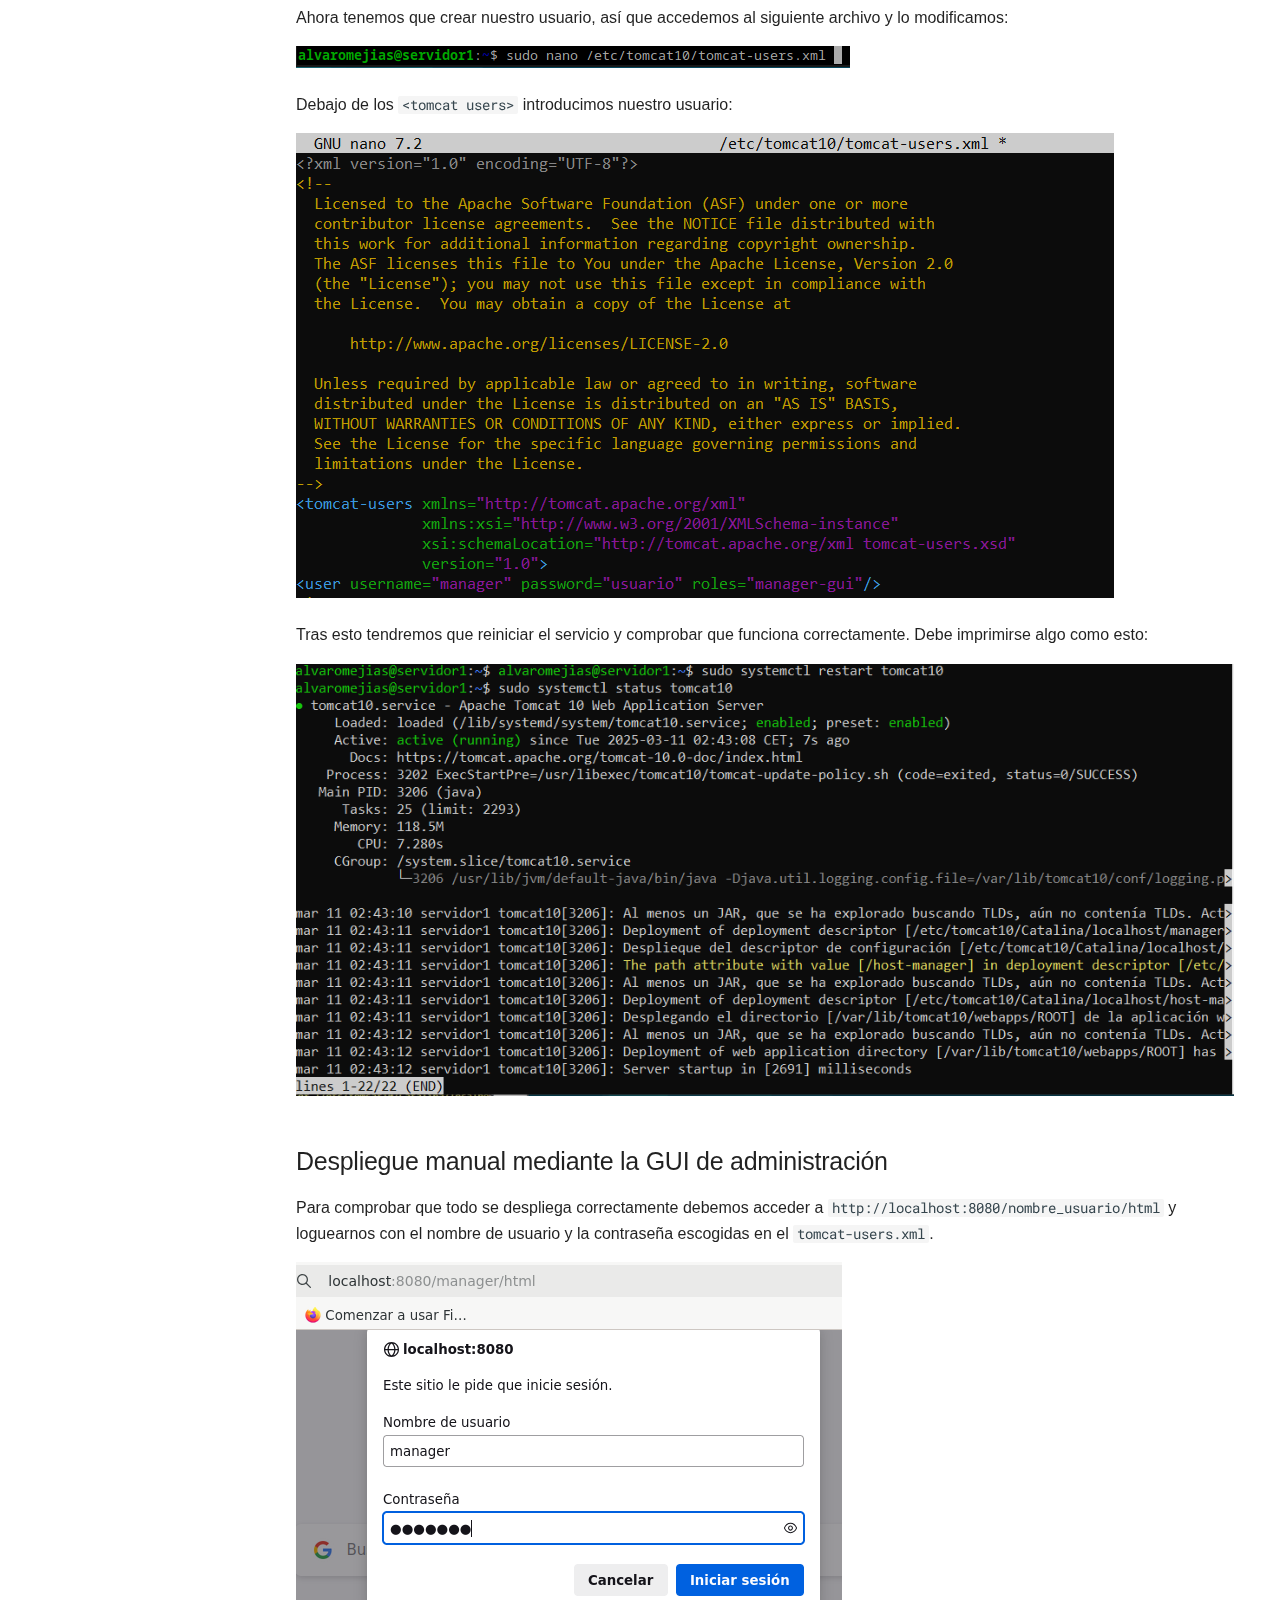
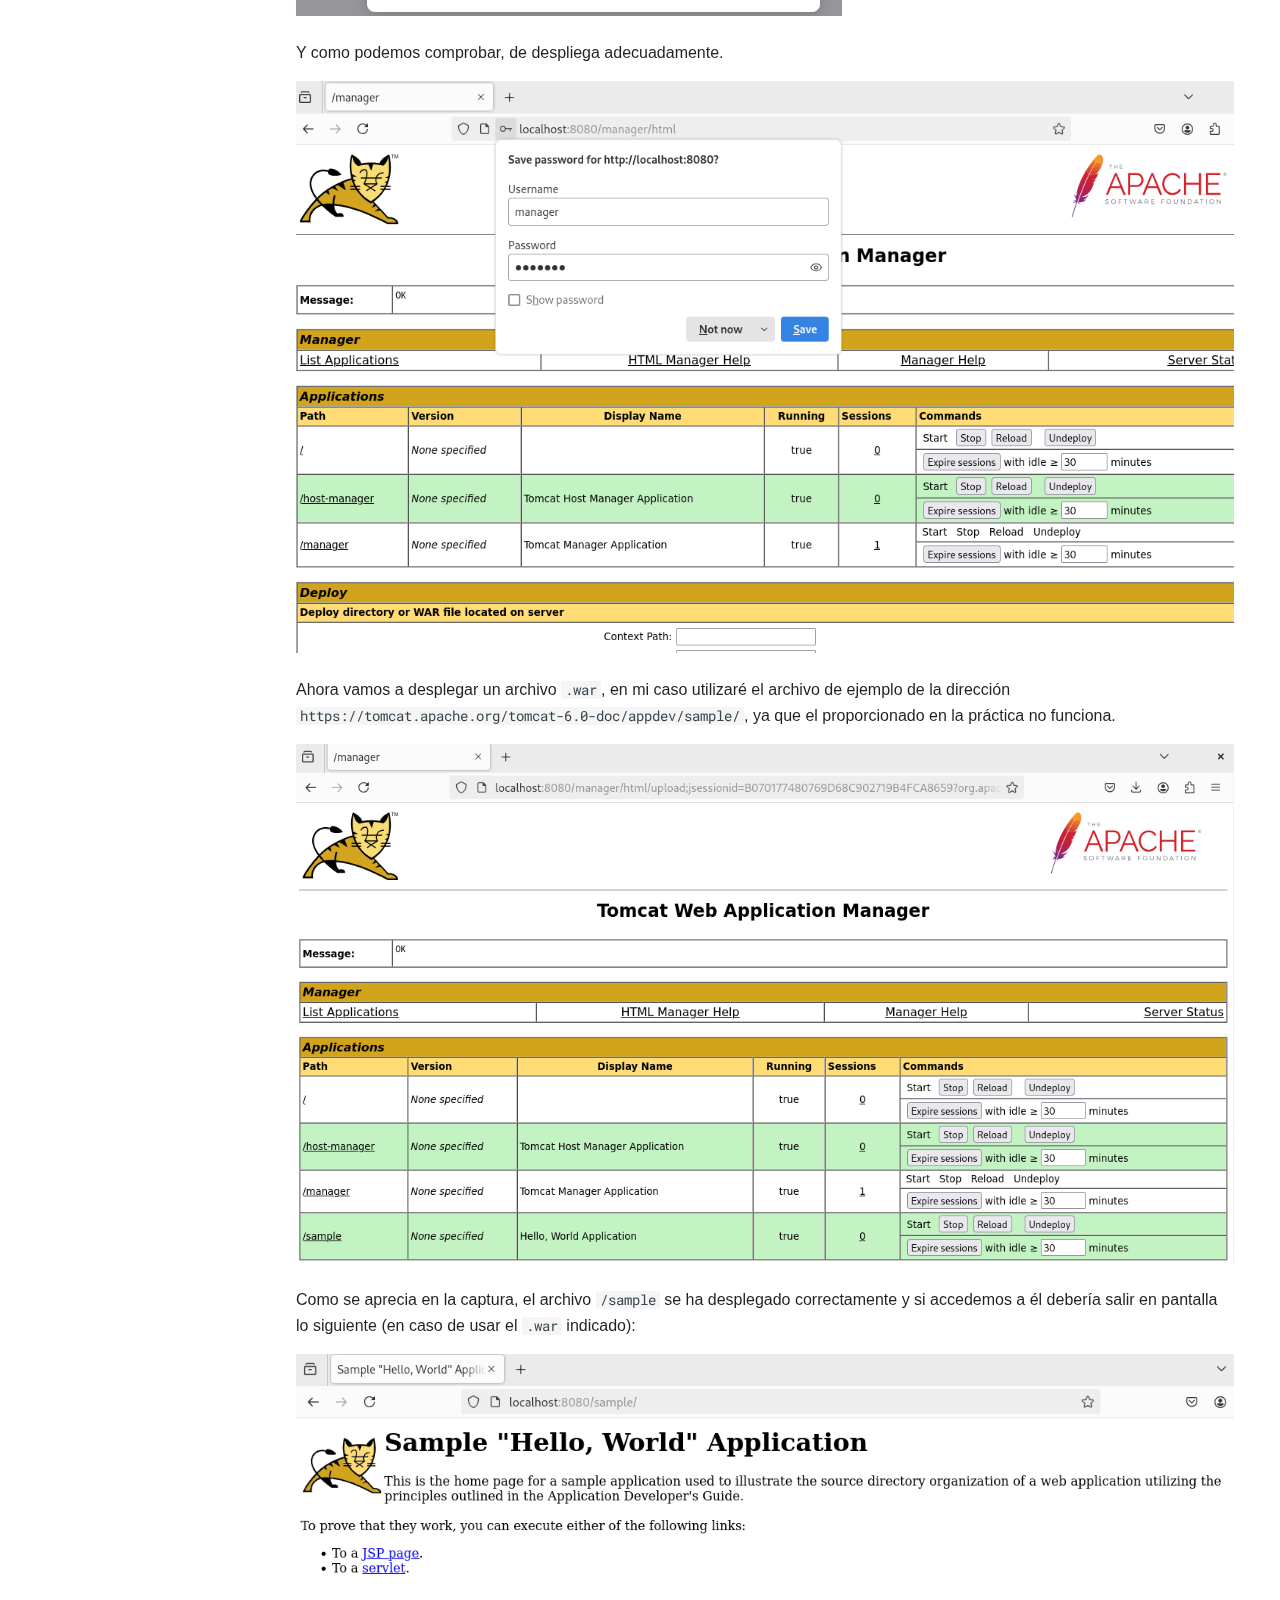
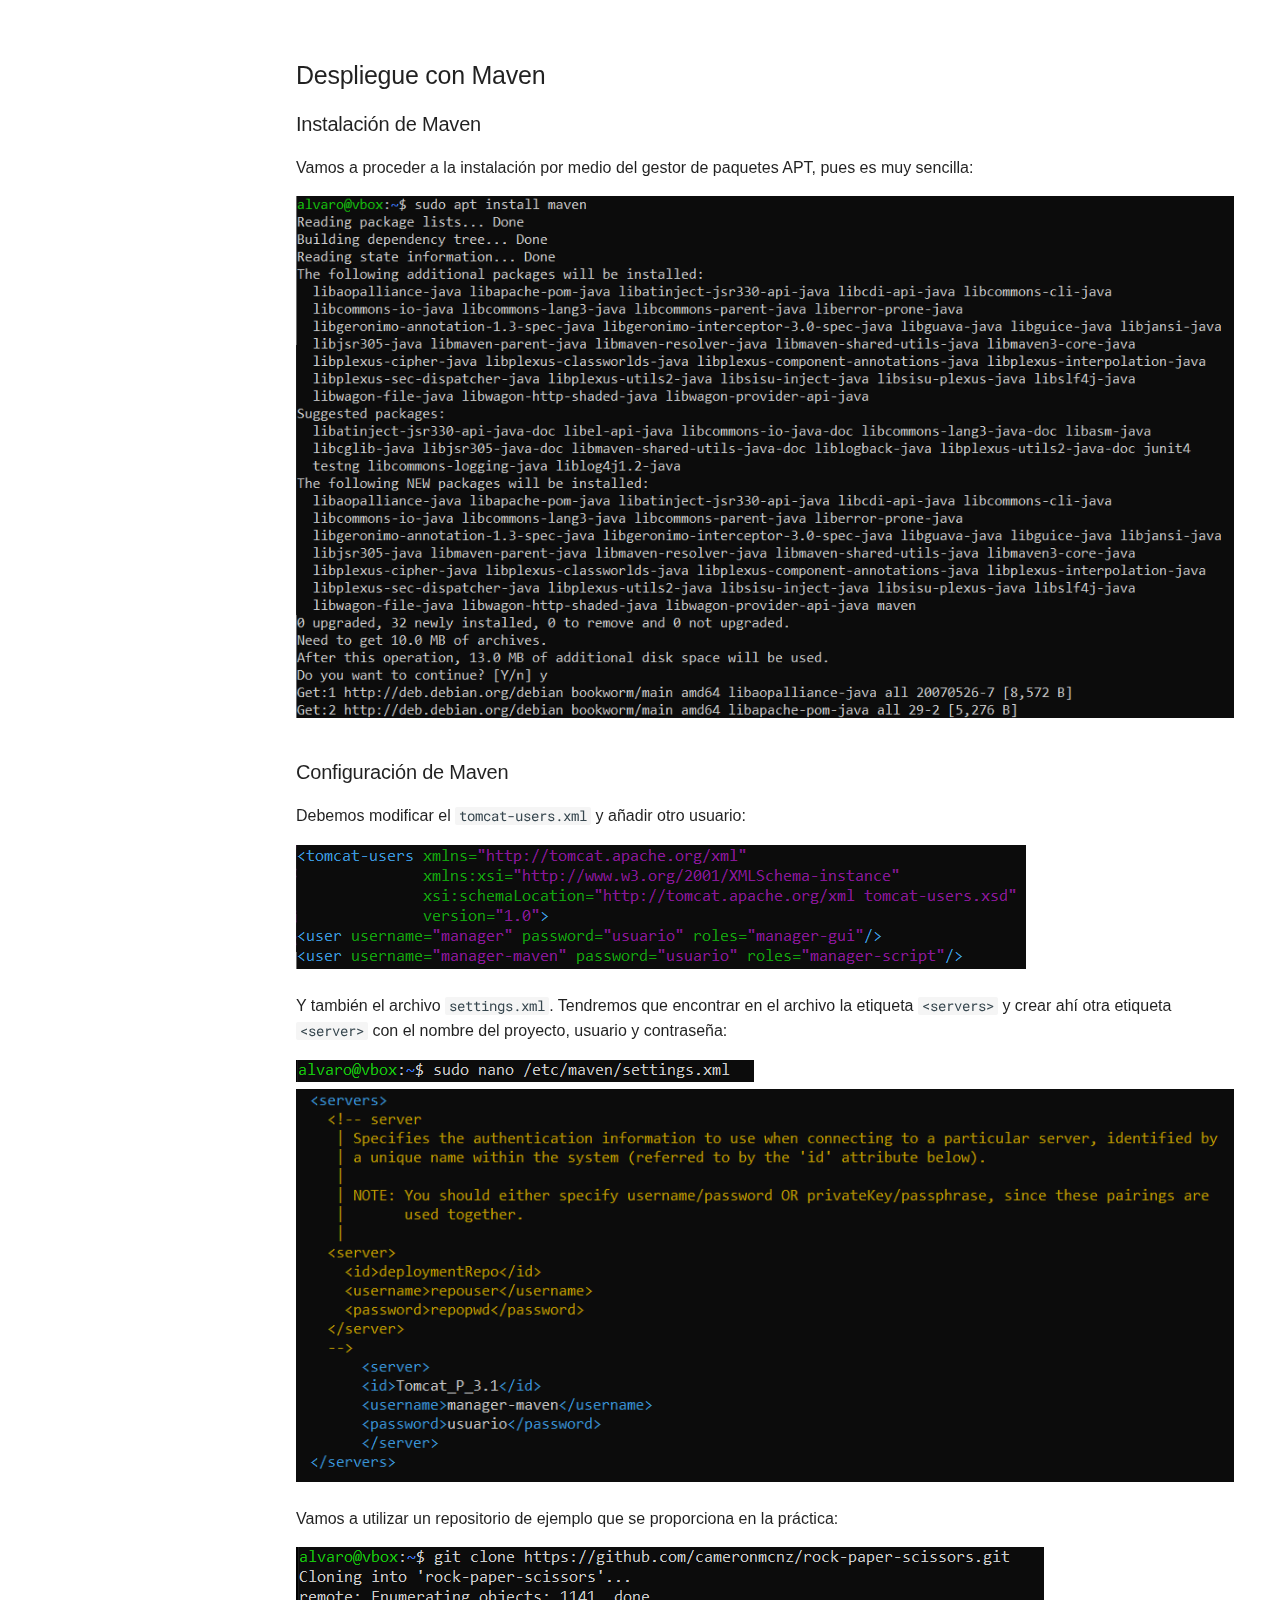
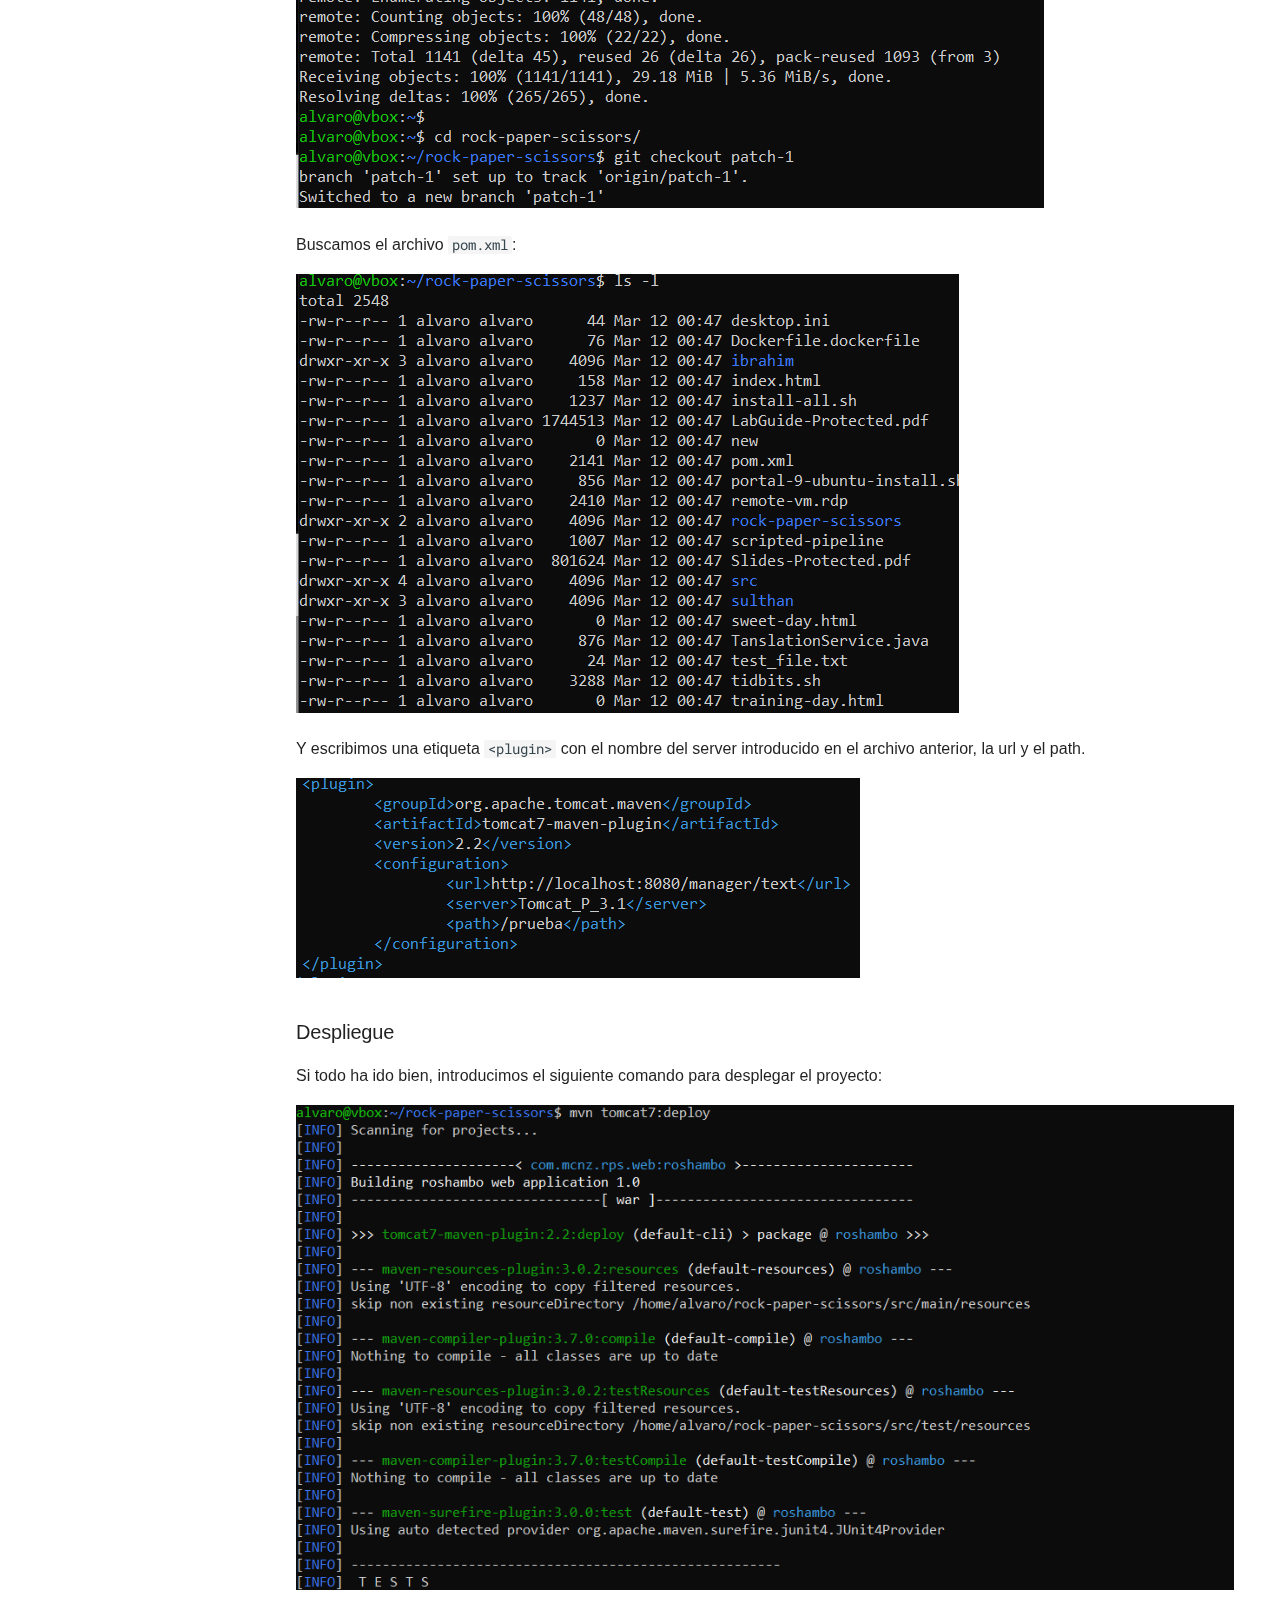
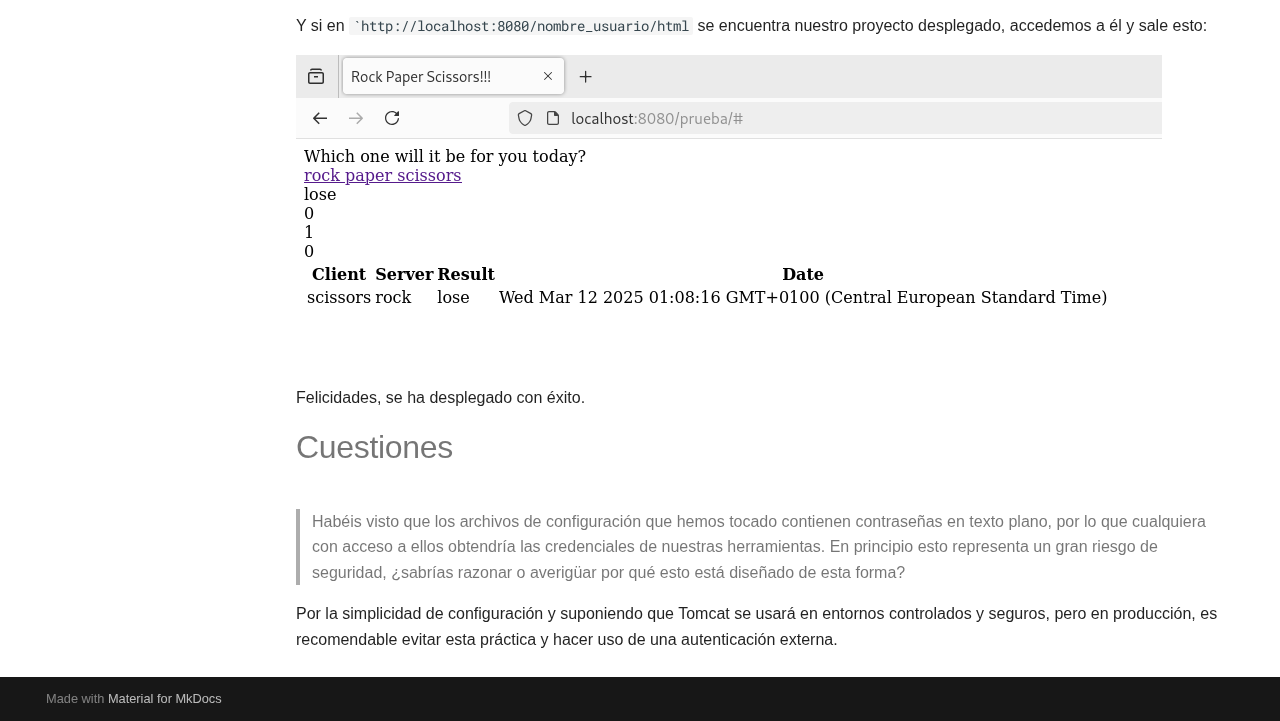
<file: Practicas/practica3.1/docs/index.html>
<!doctype html>
<html lang="es" class="no-js">
  <head>
    
      <meta charset="utf-8">
      <meta name="viewport" content="width=device-width,initial-scale=1">
      
        <meta name="description" content="Documentación de las prácticas">
      
      
        <meta name="author" content="Álvaro Mejías Benavente">
      
      
      
        <link rel="prev" href="../../practica2.5/docs/">
      
      
        <link rel="next" href="../../practica3.2/docs/">
      
      
      <link rel="icon" href="../../../assets/images/favicon.png">
      <meta name="generator" content="mkdocs-1.6.1, mkdocs-material-9.6.7">
    
    
      
        <title>Practica 3.1 - Documentación DAW</title>
      
    
    
      <link rel="stylesheet" href="../../../assets/stylesheets/main.8608ea7d.min.css">
      
        
        <link rel="stylesheet" href="../../../assets/stylesheets/palette.06af60db.min.css">
      
      


    
    
      
    
    
      
        
        
        <link rel="preconnect" href="https://fonts.gstatic.com" crossorigin>
        <link rel="stylesheet" href="https://fonts.googleapis.com/css?family=Verdana:300,300i,400,400i,700,700i%7CRoboto+Mono:400,400i,700,700i&display=fallback">
        <style>:root{--md-text-font:"Verdana";--md-code-font:"Roboto Mono"}</style>
      
    
    
    <script>__md_scope=new URL("../../..",location),__md_hash=e=>[...e].reduce(((e,_)=>(e<<5)-e+_.charCodeAt(0)),0),__md_get=(e,_=localStorage,t=__md_scope)=>JSON.parse(_.getItem(t.pathname+"."+e)),__md_set=(e,_,t=localStorage,a=__md_scope)=>{try{t.setItem(a.pathname+"."+e,JSON.stringify(_))}catch(e){}}</script>
    
      

    
    
    
  </head>
  
  
    
    
      
    
    
    
    
    <body dir="ltr" data-md-color-scheme="default" data-md-color-primary="teal" data-md-color-accent="light-green">
  
    
    <input class="md-toggle" data-md-toggle="drawer" type="checkbox" id="__drawer" autocomplete="off">
    <input class="md-toggle" data-md-toggle="search" type="checkbox" id="__search" autocomplete="off">
    <label class="md-overlay" for="__drawer"></label>
    <div data-md-component="skip">
      
        
        <a href="#practica-31" class="md-skip">
          Saltar a contenido
        </a>
      
    </div>
    <div data-md-component="announce">
      
    </div>
    
    
      

  

<header class="md-header md-header--shadow" data-md-component="header">
  <nav class="md-header__inner md-grid" aria-label="Cabecera">
    <a href="../../.." title="Documentación DAW" class="md-header__button md-logo" aria-label="Documentación DAW" data-md-component="logo">
      
  
  <svg xmlns="http://www.w3.org/2000/svg" viewBox="0 0 24 24"><path d="M12 8a3 3 0 0 0 3-3 3 3 0 0 0-3-3 3 3 0 0 0-3 3 3 3 0 0 0 3 3m0 3.54C9.64 9.35 6.5 8 3 8v11c3.5 0 6.64 1.35 9 3.54 2.36-2.19 5.5-3.54 9-3.54V8c-3.5 0-6.64 1.35-9 3.54"/></svg>

    </a>
    <label class="md-header__button md-icon" for="__drawer">
      
      <svg xmlns="http://www.w3.org/2000/svg" viewBox="0 0 24 24"><path d="M3 6h18v2H3zm0 5h18v2H3zm0 5h18v2H3z"/></svg>
    </label>
    <div class="md-header__title" data-md-component="header-title">
      <div class="md-header__ellipsis">
        <div class="md-header__topic">
          <span class="md-ellipsis">
            Documentación DAW
          </span>
        </div>
        <div class="md-header__topic" data-md-component="header-topic">
          <span class="md-ellipsis">
            
              Practica 3.1
            
          </span>
        </div>
      </div>
    </div>
    
      
        <form class="md-header__option" data-md-component="palette">
  
    
    
    
    <input class="md-option" data-md-color-media="" data-md-color-scheme="default" data-md-color-primary="teal" data-md-color-accent="light-green"  aria-label="Cambiar a modo oscuro"  type="radio" name="__palette" id="__palette_0">
    
      <label class="md-header__button md-icon" title="Cambiar a modo oscuro" for="__palette_1" hidden>
        <svg xmlns="http://www.w3.org/2000/svg" viewBox="0 0 24 24"><path d="M17 6H7c-3.31 0-6 2.69-6 6s2.69 6 6 6h10c3.31 0 6-2.69 6-6s-2.69-6-6-6m0 10H7c-2.21 0-4-1.79-4-4s1.79-4 4-4h10c2.21 0 4 1.79 4 4s-1.79 4-4 4M7 9c-1.66 0-3 1.34-3 3s1.34 3 3 3 3-1.34 3-3-1.34-3-3-3"/></svg>
      </label>
    
  
    
    
    
    <input class="md-option" data-md-color-media="" data-md-color-scheme="slate" data-md-color-primary="teal" data-md-color-accent="light-green"  aria-label="Cambiar a modo claro"  type="radio" name="__palette" id="__palette_1">
    
      <label class="md-header__button md-icon" title="Cambiar a modo claro" for="__palette_0" hidden>
        <svg xmlns="http://www.w3.org/2000/svg" viewBox="0 0 24 24"><path d="M17 7H7a5 5 0 0 0-5 5 5 5 0 0 0 5 5h10a5 5 0 0 0 5-5 5 5 0 0 0-5-5m0 8a3 3 0 0 1-3-3 3 3 0 0 1 3-3 3 3 0 0 1 3 3 3 3 0 0 1-3 3"/></svg>
      </label>
    
  
</form>
      
    
    
      <script>var palette=__md_get("__palette");if(palette&&palette.color){if("(prefers-color-scheme)"===palette.color.media){var media=matchMedia("(prefers-color-scheme: light)"),input=document.querySelector(media.matches?"[data-md-color-media='(prefers-color-scheme: light)']":"[data-md-color-media='(prefers-color-scheme: dark)']");palette.color.media=input.getAttribute("data-md-color-media"),palette.color.scheme=input.getAttribute("data-md-color-scheme"),palette.color.primary=input.getAttribute("data-md-color-primary"),palette.color.accent=input.getAttribute("data-md-color-accent")}for(var[key,value]of Object.entries(palette.color))document.body.setAttribute("data-md-color-"+key,value)}</script>
    
    
    
      <label class="md-header__button md-icon" for="__search">
        
        <svg xmlns="http://www.w3.org/2000/svg" viewBox="0 0 24 24"><path d="M9.5 3A6.5 6.5 0 0 1 16 9.5c0 1.61-.59 3.09-1.56 4.23l.27.27h.79l5 5-1.5 1.5-5-5v-.79l-.27-.27A6.52 6.52 0 0 1 9.5 16 6.5 6.5 0 0 1 3 9.5 6.5 6.5 0 0 1 9.5 3m0 2C7 5 5 7 5 9.5S7 14 9.5 14 14 12 14 9.5 12 5 9.5 5"/></svg>
      </label>
      <div class="md-search" data-md-component="search" role="dialog">
  <label class="md-search__overlay" for="__search"></label>
  <div class="md-search__inner" role="search">
    <form class="md-search__form" name="search">
      <input type="text" class="md-search__input" name="query" aria-label="Búsqueda" placeholder="Búsqueda" autocapitalize="off" autocorrect="off" autocomplete="off" spellcheck="false" data-md-component="search-query" required>
      <label class="md-search__icon md-icon" for="__search">
        
        <svg xmlns="http://www.w3.org/2000/svg" viewBox="0 0 24 24"><path d="M9.5 3A6.5 6.5 0 0 1 16 9.5c0 1.61-.59 3.09-1.56 4.23l.27.27h.79l5 5-1.5 1.5-5-5v-.79l-.27-.27A6.52 6.52 0 0 1 9.5 16 6.5 6.5 0 0 1 3 9.5 6.5 6.5 0 0 1 9.5 3m0 2C7 5 5 7 5 9.5S7 14 9.5 14 14 12 14 9.5 12 5 9.5 5"/></svg>
        
        <svg xmlns="http://www.w3.org/2000/svg" viewBox="0 0 24 24"><path d="M20 11v2H8l5.5 5.5-1.42 1.42L4.16 12l7.92-7.92L13.5 5.5 8 11z"/></svg>
      </label>
      <nav class="md-search__options" aria-label="Buscar">
        
        <button type="reset" class="md-search__icon md-icon" title="Limpiar" aria-label="Limpiar" tabindex="-1">
          
          <svg xmlns="http://www.w3.org/2000/svg" viewBox="0 0 24 24"><path d="M19 6.41 17.59 5 12 10.59 6.41 5 5 6.41 10.59 12 5 17.59 6.41 19 12 13.41 17.59 19 19 17.59 13.41 12z"/></svg>
        </button>
      </nav>
      
        <div class="md-search__suggest" data-md-component="search-suggest"></div>
      
    </form>
    <div class="md-search__output">
      <div class="md-search__scrollwrap" tabindex="0" data-md-scrollfix>
        <div class="md-search-result" data-md-component="search-result">
          <div class="md-search-result__meta">
            Inicializando búsqueda
          </div>
          <ol class="md-search-result__list" role="presentation"></ol>
        </div>
      </div>
    </div>
  </div>
</div>
    
    
  </nav>
  
</header>
    
    <div class="md-container" data-md-component="container">
      
      
        
          
        
      
      <main class="md-main" data-md-component="main">
        <div class="md-main__inner md-grid">
          
            
              
              <div class="md-sidebar md-sidebar--primary" data-md-component="sidebar" data-md-type="navigation" >
                <div class="md-sidebar__scrollwrap">
                  <div class="md-sidebar__inner">
                    



  

<nav class="md-nav md-nav--primary md-nav--integrated" aria-label="Navegación" data-md-level="0">
  <label class="md-nav__title" for="__drawer">
    <a href="../../.." title="Documentación DAW" class="md-nav__button md-logo" aria-label="Documentación DAW" data-md-component="logo">
      
  
  <svg xmlns="http://www.w3.org/2000/svg" viewBox="0 0 24 24"><path d="M12 8a3 3 0 0 0 3-3 3 3 0 0 0-3-3 3 3 0 0 0-3 3 3 3 0 0 0 3 3m0 3.54C9.64 9.35 6.5 8 3 8v11c3.5 0 6.64 1.35 9 3.54 2.36-2.19 5.5-3.54 9-3.54V8c-3.5 0-6.64 1.35-9 3.54"/></svg>

    </a>
    Documentación DAW
  </label>
  
  <ul class="md-nav__list" data-md-scrollfix>
    
      
      
  
  
  
  
    <li class="md-nav__item">
      <a href="../../practica2/docs/" class="md-nav__link">
        
  
  <span class="md-ellipsis">
    Practica 2
    
  </span>
  

      </a>
    </li>
  

    
      
      
  
  
  
  
    <li class="md-nav__item">
      <a href="../../practica2.2/docs/" class="md-nav__link">
        
  
  <span class="md-ellipsis">
    Practica 2.2
    
  </span>
  

      </a>
    </li>
  

    
      
      
  
  
  
  
    <li class="md-nav__item">
      <a href="../../practica2.3/docs/" class="md-nav__link">
        
  
  <span class="md-ellipsis">
    Practica 2.3
    
  </span>
  

      </a>
    </li>
  

    
      
      
  
  
  
  
    <li class="md-nav__item">
      <a href="../../practica2.4/docs/" class="md-nav__link">
        
  
  <span class="md-ellipsis">
    Practica 2.4
    
  </span>
  

      </a>
    </li>
  

    
      
      
  
  
  
  
    <li class="md-nav__item">
      <a href="../../practica2.5/docs/" class="md-nav__link">
        
  
  <span class="md-ellipsis">
    Practica 2.5
    
  </span>
  

      </a>
    </li>
  

    
      
      
  
  
    
  
  
  
    <li class="md-nav__item md-nav__item--active">
      
      <input class="md-nav__toggle md-toggle" type="checkbox" id="__toc">
      
      
        
      
      
      <a href="./" class="md-nav__link md-nav__link--active">
        
  
  <span class="md-ellipsis">
    Practica 3.1
    
  </span>
  

      </a>
      
    </li>
  

    
      
      
  
  
  
  
    <li class="md-nav__item">
      <a href="../../practica3.2/docs/" class="md-nav__link">
        
  
  <span class="md-ellipsis">
    Practica 3.2
    
  </span>
  

      </a>
    </li>
  

    
      
      
  
  
  
  
    <li class="md-nav__item">
      <a href="../../practica3.3/docs/" class="md-nav__link">
        
  
  <span class="md-ellipsis">
    Practica 3.3
    
  </span>
  

      </a>
    </li>
  

    
      
      
  
  
  
  
    <li class="md-nav__item">
      <a href="../../practica4.1/docs/" class="md-nav__link">
        
  
  <span class="md-ellipsis">
    Practica 4.1
    
  </span>
  

      </a>
    </li>
  

    
      
      
  
  
  
  
    <li class="md-nav__item">
      <a href="../../practica5.1/docs/" class="md-nav__link">
        
  
  <span class="md-ellipsis">
    Practica 5.1 (Ejercicios Git y Github 1)
    
  </span>
  

      </a>
    </li>
  

    
      
      
  
  
  
  
    <li class="md-nav__item">
      <a href="../../practica5.2/docs/" class="md-nav__link">
        
  
  <span class="md-ellipsis">
    Practica 5.1 (Ejercicios Git y Github 2)
    
  </span>
  

      </a>
    </li>
  

    
      
      
  
  
  
  
    <li class="md-nav__item">
      <a href="../../practica6.1/docs/" class="md-nav__link">
        
  
  <span class="md-ellipsis">
    Practica 6.1
    
  </span>
  

      </a>
    </li>
  

    
      
      
  
  
  
  
    <li class="md-nav__item">
      <a href="../../practica6.2/docs/" class="md-nav__link">
        
  
  <span class="md-ellipsis">
    Practica 6.2
    
  </span>
  

      </a>
    </li>
  

    
  </ul>
</nav>
                  </div>
                </div>
              </div>
            
            
          
          
            <div class="md-content" data-md-component="content">
              <article class="md-content__inner md-typeset">
                
                  



<h1 id="practica-31">Practica 3.1<a class="headerlink" href="#practica-31" title="Permanent link">&para;</a></h1>
<h1 id="instalacion-de-tomcat-y-maven-para-despliegue-de-aplicacion-en-java">Instalación de Tomcat y Maven para despliegue de aplicación en Java<a class="headerlink" href="#instalacion-de-tomcat-y-maven-para-despliegue-de-aplicacion-en-java" title="Permanent link">&para;</a></h1>
<h2 id="instalacion-de-tomcat">Instalación de Tomcat<a class="headerlink" href="#instalacion-de-tomcat" title="Permanent link">&para;</a></h2>
<p>Vamos a instalar Tomcat10 en nuestra máquina virtual con Debian 12.</p>
<p>Para empezar tenemos que descargar JDK, un software para los desarrolladores de Java que incluye el intérprete, las clases, y demás herramientas de desarrollo Java:</p>
<p><img alt="captura1" src="assets/images/1.PNG" /></p>
<p>Adjunto una captura con la versión de Java instalada:</p>
<p><img alt="captura2" src="assets/images/2.PNG" /></p>
<p>Ahora sí, podemos proceder con la instalación de Tomcat con el siguiente comando:</p>
<p><img alt="captura3" src="assets/images/3.PNG" /></p>
<p>Ahora tenemos que crear nuestro usuario, así que accedemos al siguiente archivo y lo modificamos:</p>
<p><img alt="captura4" src="assets/images/4.PNG" /></p>
<p>Debajo de los <code>&lt;tomcat users&gt;</code> introducimos nuestro usuario:</p>
<p><img alt="captura5" src="assets/images/5.PNG" /></p>
<p>Tras esto tendremos que reiniciar el servicio y comprobar que funciona correctamente. Debe imprimirse algo como esto:</p>
<p><img alt="captura6" src="assets/images/6.PNG" /></p>
<h2 id="despliegue-manual-mediante-la-gui-de-administracion">Despliegue manual mediante la GUI de administración<a class="headerlink" href="#despliegue-manual-mediante-la-gui-de-administracion" title="Permanent link">&para;</a></h2>
<p>Para comprobar que todo se despliega correctamente debemos acceder a <code>http://localhost:8080/nombre_usuario/html</code> y loguearnos con el nombre de usuario y la contraseña escogidas en el <code>tomcat-users.xml</code>.</p>
<p><img alt="captura7" src="assets/images/7.PNG" /></p>
<p>Y como podemos comprobar, de despliega adecuadamente.</p>
<p><img alt="captura8" src="assets/images/8.PNG" /></p>
<p>Ahora vamos a desplegar un archivo <code>.war</code>, en mi caso utilizaré el archivo de ejemplo de la dirección <code>https://tomcat.apache.org/tomcat-6.0-doc/appdev/sample/</code>, ya que el proporcionado en la práctica no funciona.</p>
<p><img alt="captura9" src="assets/images/9.PNG" /></p>
<p>Como se aprecia en la captura, el archivo <code>/sample</code> se ha desplegado correctamente y si accedemos a él debería salir en pantalla lo siguiente (en caso de usar el <code>.war</code> indicado):</p>
<p><img alt="captura19" src="assets/images/19.PNG" /></p>
<h2 id="despliegue-con-maven">Despliegue con Maven<a class="headerlink" href="#despliegue-con-maven" title="Permanent link">&para;</a></h2>
<h3 id="instalacion-de-maven">Instalación de Maven<a class="headerlink" href="#instalacion-de-maven" title="Permanent link">&para;</a></h3>
<p>Vamos a proceder a la instalación por medio del gestor de paquetes APT, pues es muy sencilla:</p>
<p><img alt="captura10" src="assets/images/10.PNG" /></p>
<h3 id="configuracion-de-maven">Configuración de Maven<a class="headerlink" href="#configuracion-de-maven" title="Permanent link">&para;</a></h3>
<p>Debemos modificar el <code>tomcat-users.xml</code> y añadir otro usuario:</p>
<p><img alt="captura11" src="assets/images/11.PNG" /></p>
<p>Y también el archivo <code>settings.xml</code>. Tendremos que encontrar en el archivo la etiqueta <code>&lt;servers&gt;</code> y crear ahí otra etiqueta <code>&lt;server&gt;</code> con el nombre del proyecto, usuario y contraseña:</p>
<p><img alt="captura12" src="assets/images/12.PNG" />
<img alt="captura13" src="assets/images/13.PNG" /></p>
<p>Vamos a utilizar un repositorio de ejemplo que se proporciona en la práctica:</p>
<p><img alt="captura14" src="assets/images/14.PNG" /></p>
<p>Buscamos el archivo <code>pom.xml</code>:</p>
<p><img alt="captura15" src="assets/images/15.PNG" /></p>
<p>Y escribimos una etiqueta <code>&lt;plugin&gt;</code> con el nombre del server introducido en el archivo anterior, la url y el path.</p>
<p><img alt="captura16" src="assets/images/16.PNG" /></p>
<h3 id="despliegue">Despliegue<a class="headerlink" href="#despliegue" title="Permanent link">&para;</a></h3>
<p>Si todo ha ido bien, introducimos el siguiente comando para desplegar el proyecto:</p>
<p><img alt="captura17" src="assets/images/17.PNG" /></p>
<p>Y si en <code>`http://localhost:8080/nombre_usuario/html</code> se encuentra nuestro proyecto desplegado, accedemos a él y sale esto:</p>
<p><img alt="captura18" src="assets/images/18.PNG" /></p>
<p>Felicidades, se ha desplegado con éxito.</p>
<h1 id="cuestiones">Cuestiones<a class="headerlink" href="#cuestiones" title="Permanent link">&para;</a></h1>
<blockquote>
<p>Habéis visto que los archivos de configuración que hemos tocado contienen contraseñas en texto plano, por lo que cualquiera con acceso a ellos obtendría las credenciales de nuestras herramientas. En principio esto representa un gran riesgo de seguridad, ¿sabrías razonar o averigüar por qué esto está diseñado de esta forma?</p>
</blockquote>
<p>Por la simplicidad de configuración y suponiendo que Tomcat se usará en entornos controlados y seguros, pero en producción, es recomendable evitar esta práctica y hacer uso de una autenticación externa.</p>












                
              </article>
            </div>
          
          
  <script>var tabs=__md_get("__tabs");if(Array.isArray(tabs))e:for(var set of document.querySelectorAll(".tabbed-set")){var labels=set.querySelector(".tabbed-labels");for(var tab of tabs)for(var label of labels.getElementsByTagName("label"))if(label.innerText.trim()===tab){var input=document.getElementById(label.htmlFor);input.checked=!0;continue e}}</script>

<script>var target=document.getElementById(location.hash.slice(1));target&&target.name&&(target.checked=target.name.startsWith("__tabbed_"))</script>
        </div>
        
      </main>
      
        <footer class="md-footer">
  
  <div class="md-footer-meta md-typeset">
    <div class="md-footer-meta__inner md-grid">
      <div class="md-copyright">
  
  
    Made with
    <a href="https://squidfunk.github.io/mkdocs-material/" target="_blank" rel="noopener">
      Material for MkDocs
    </a>
  
</div>
      
    </div>
  </div>
</footer>
      
    </div>
    <div class="md-dialog" data-md-component="dialog">
      <div class="md-dialog__inner md-typeset"></div>
    </div>
    
    
    <script id="__config" type="application/json">{"base": "../../..", "features": ["toc.integrate", "header.autohide", "announce.dismiss", "search.suggest", "search.highlight", "content.tabs.link", "content.code.annotation", "content.code.copy"], "search": "../../../assets/javascripts/workers/search.f8cc74c7.min.js", "translations": {"clipboard.copied": "Copiado al portapapeles", "clipboard.copy": "Copiar al portapapeles", "search.result.more.one": "1 m\u00e1s en esta p\u00e1gina", "search.result.more.other": "# m\u00e1s en esta p\u00e1gina", "search.result.none": "No se encontraron documentos", "search.result.one": "1 documento encontrado", "search.result.other": "# documentos encontrados", "search.result.placeholder": "Teclee para comenzar b\u00fasqueda", "search.result.term.missing": "Falta", "select.version": "Seleccionar versi\u00f3n"}}</script>
    
    
      <script src="../../../assets/javascripts/bundle.c8b220af.min.js"></script>
      
    
  </body>
</html>
</file>
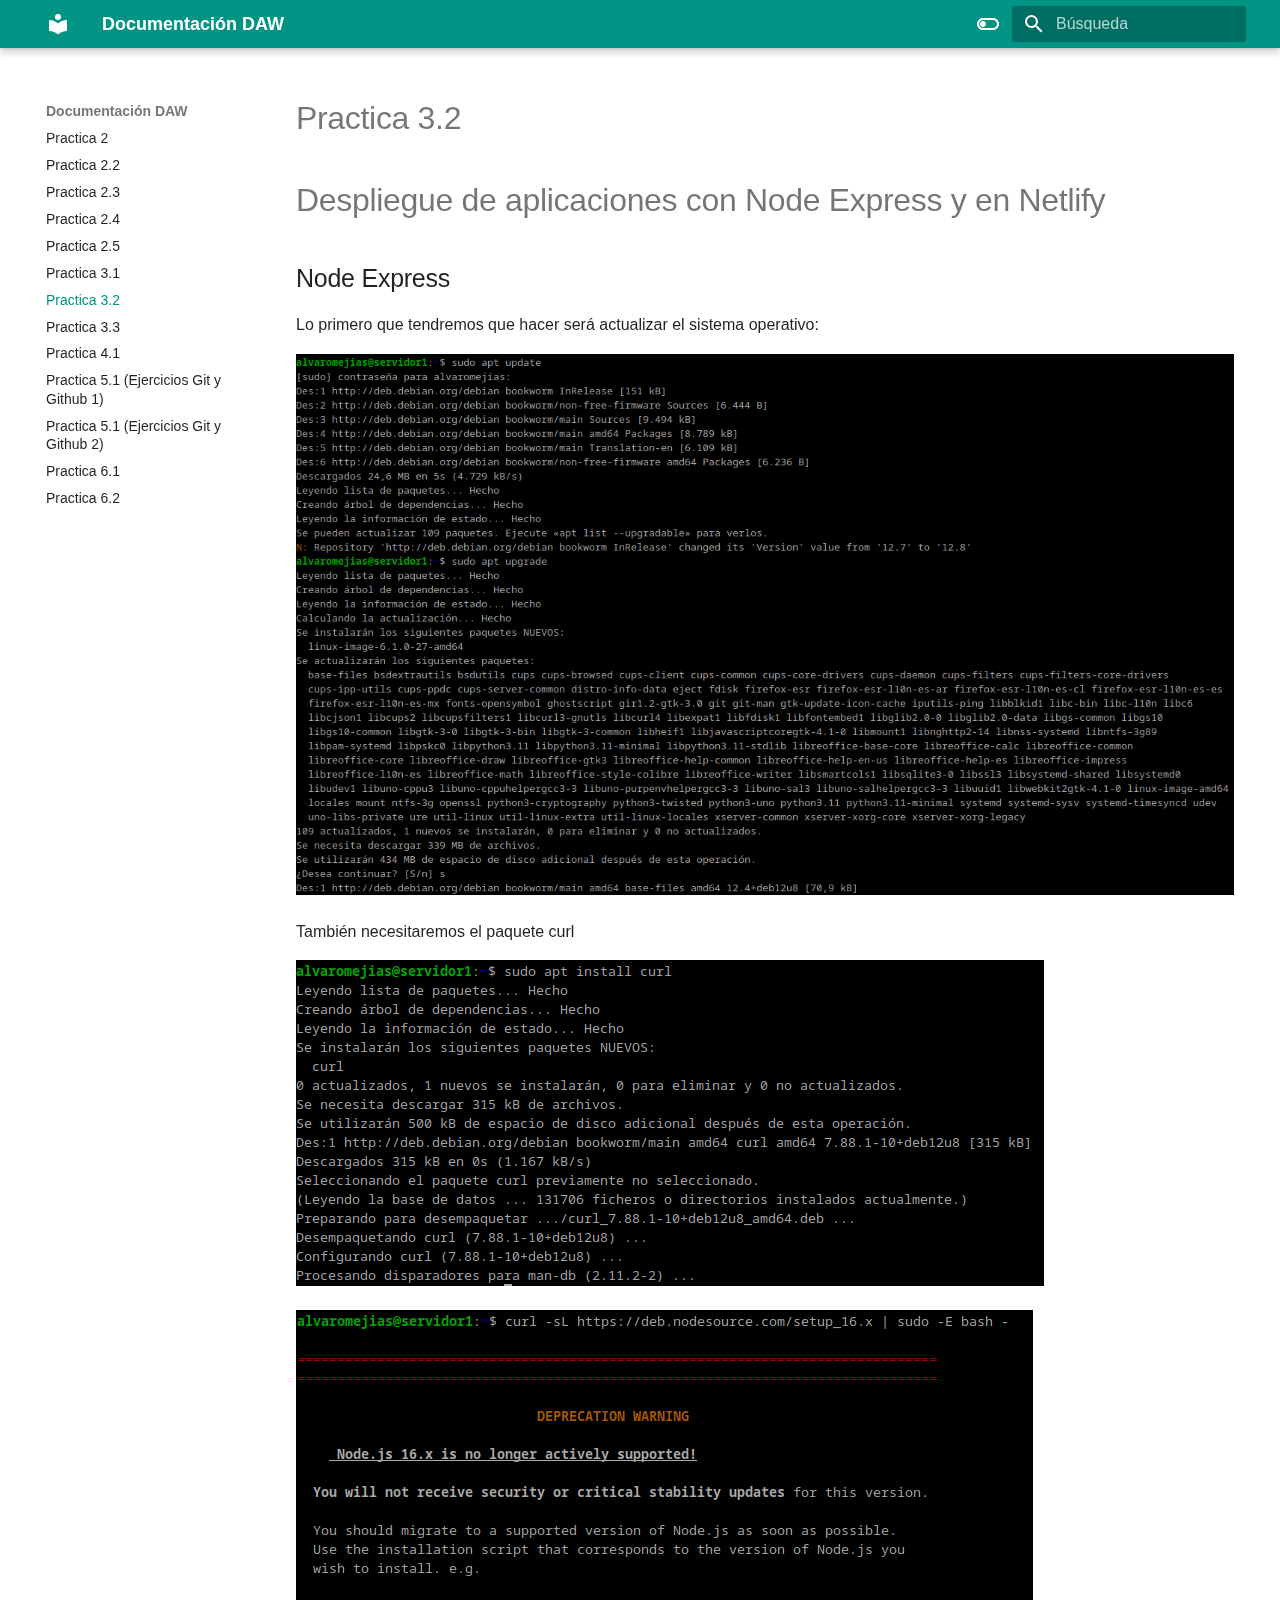
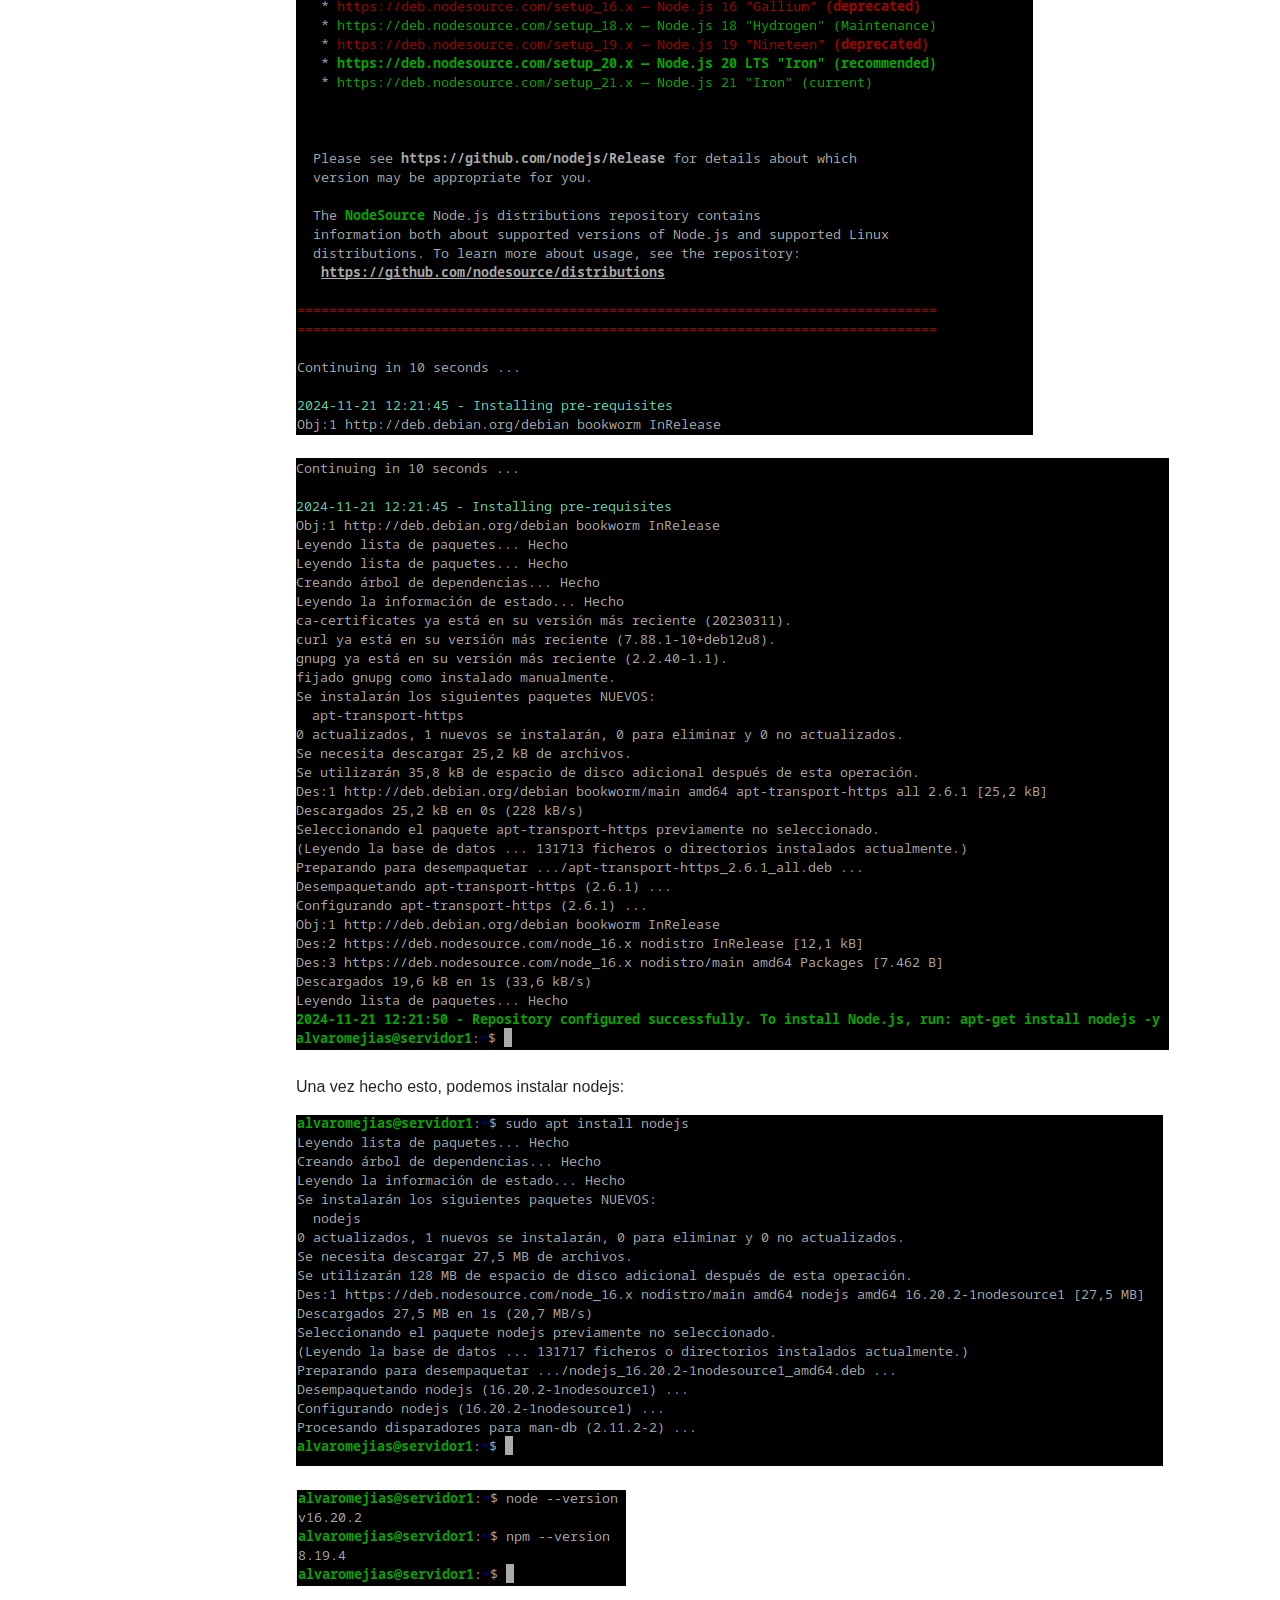
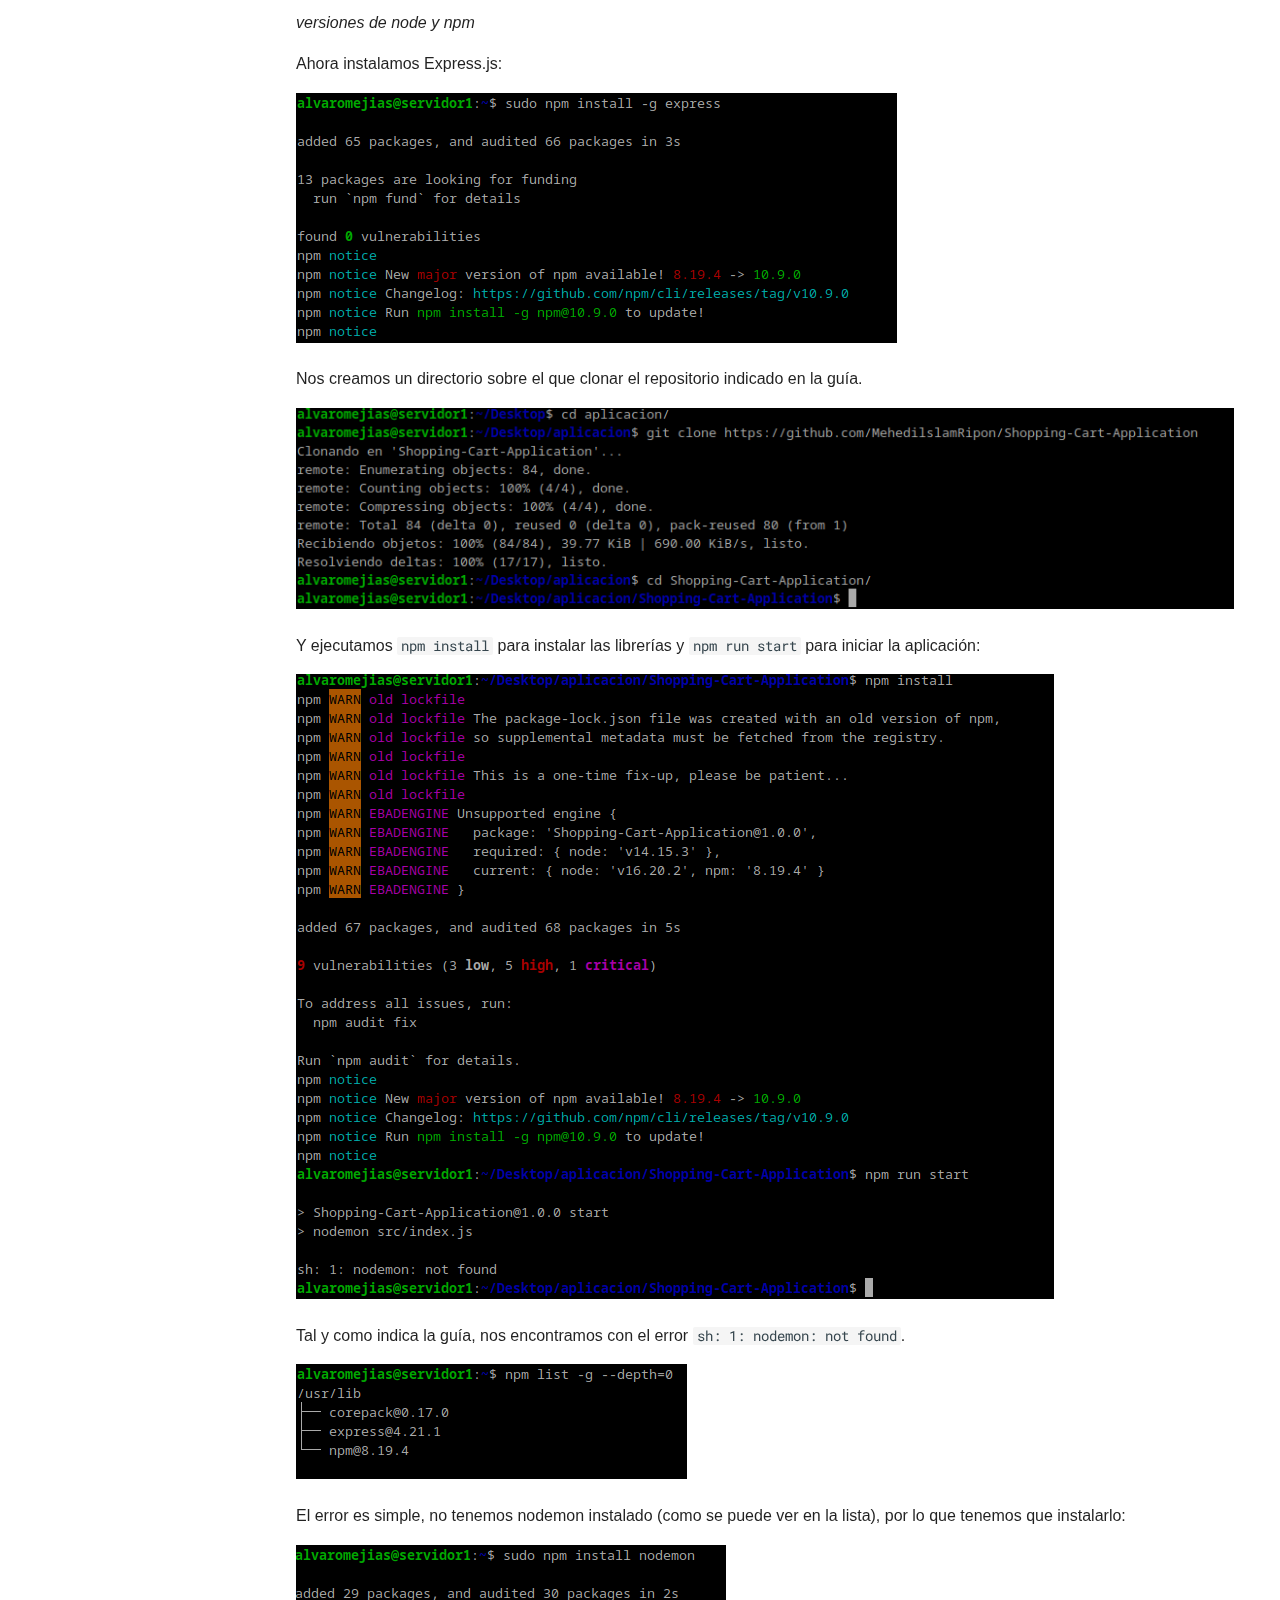
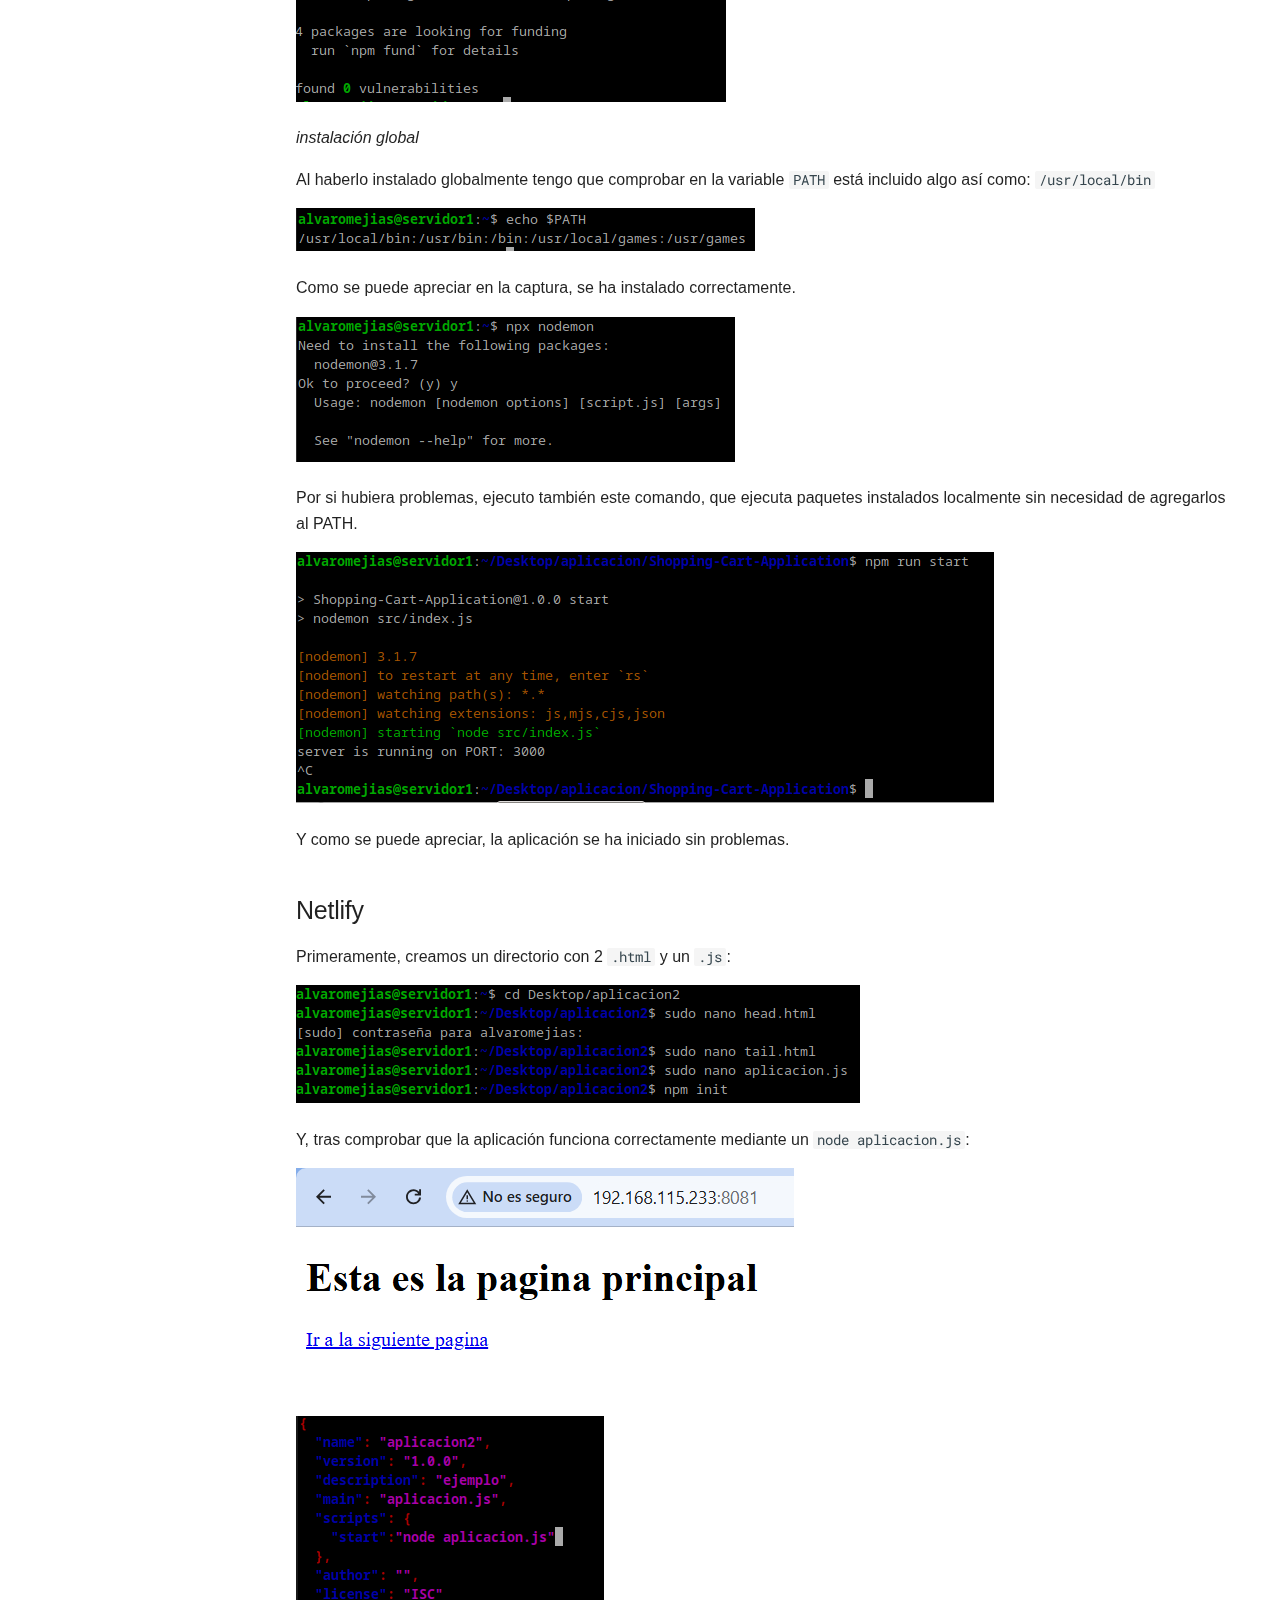
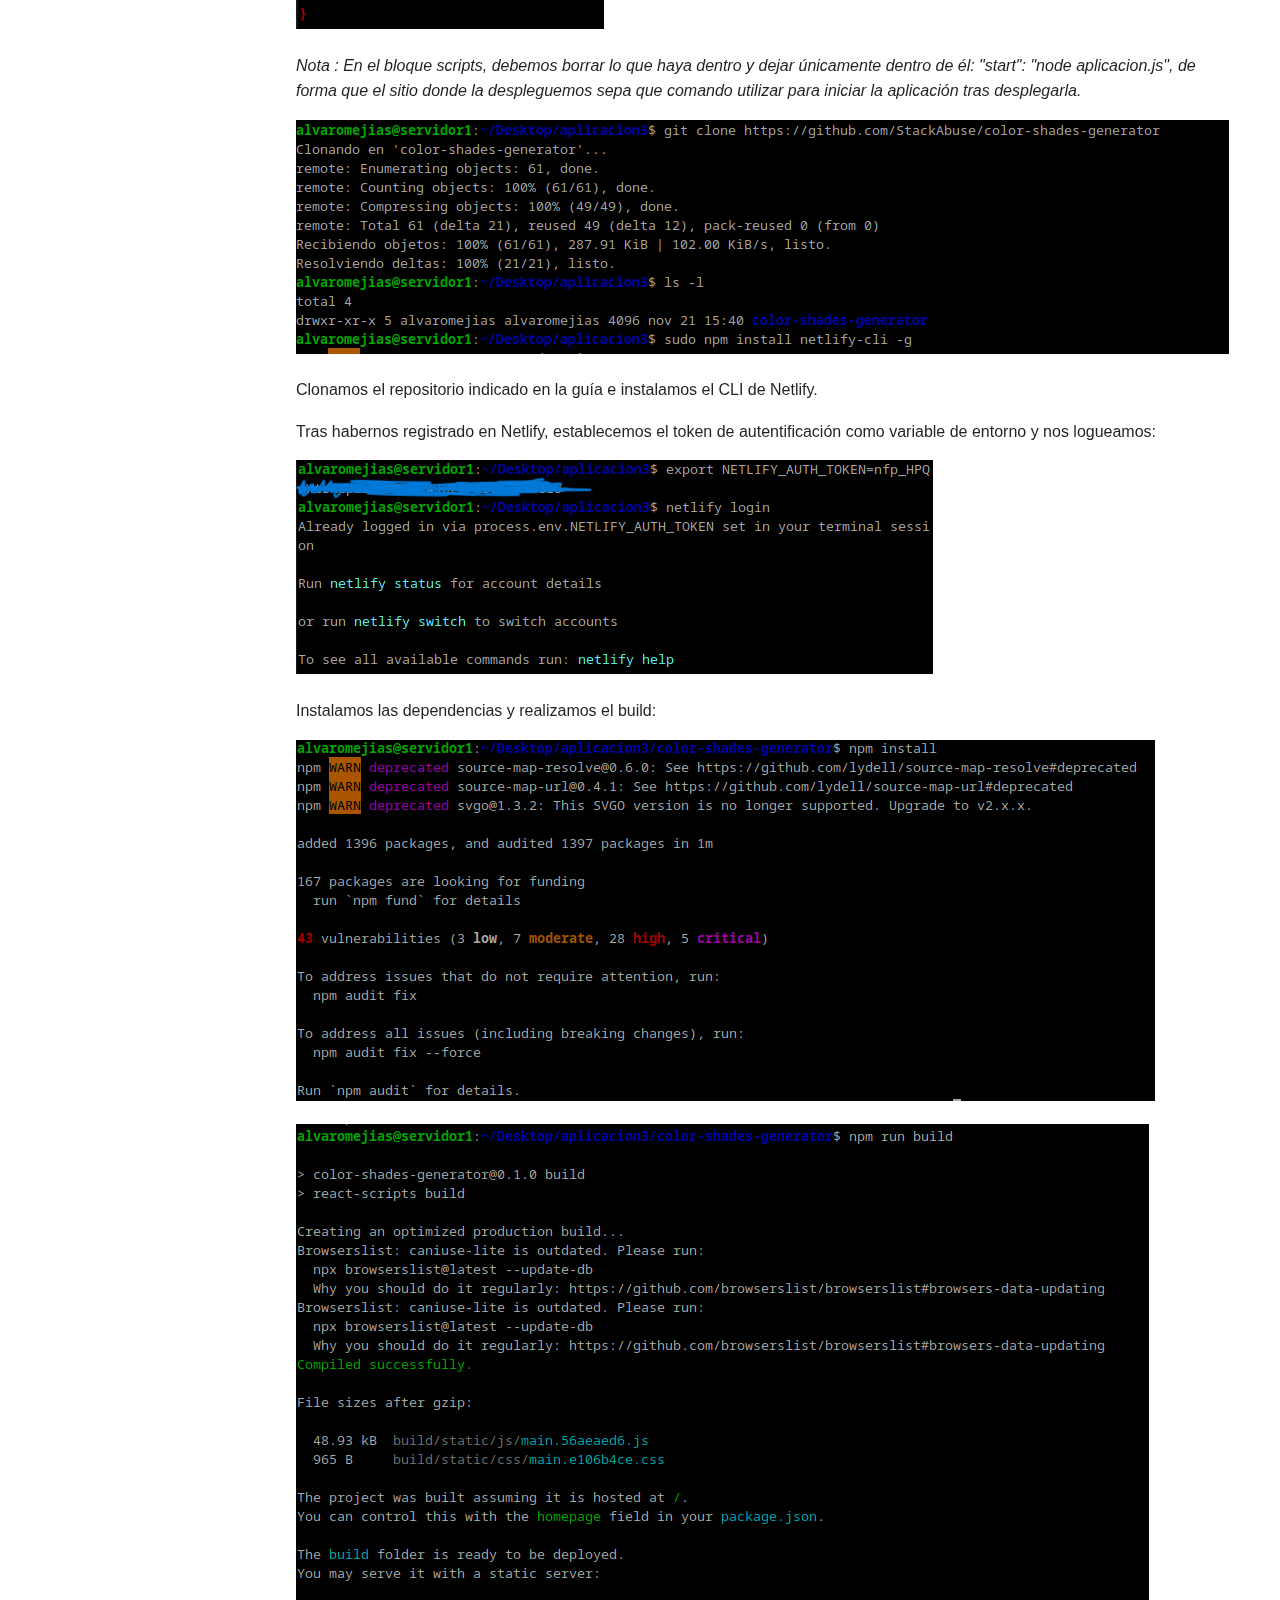
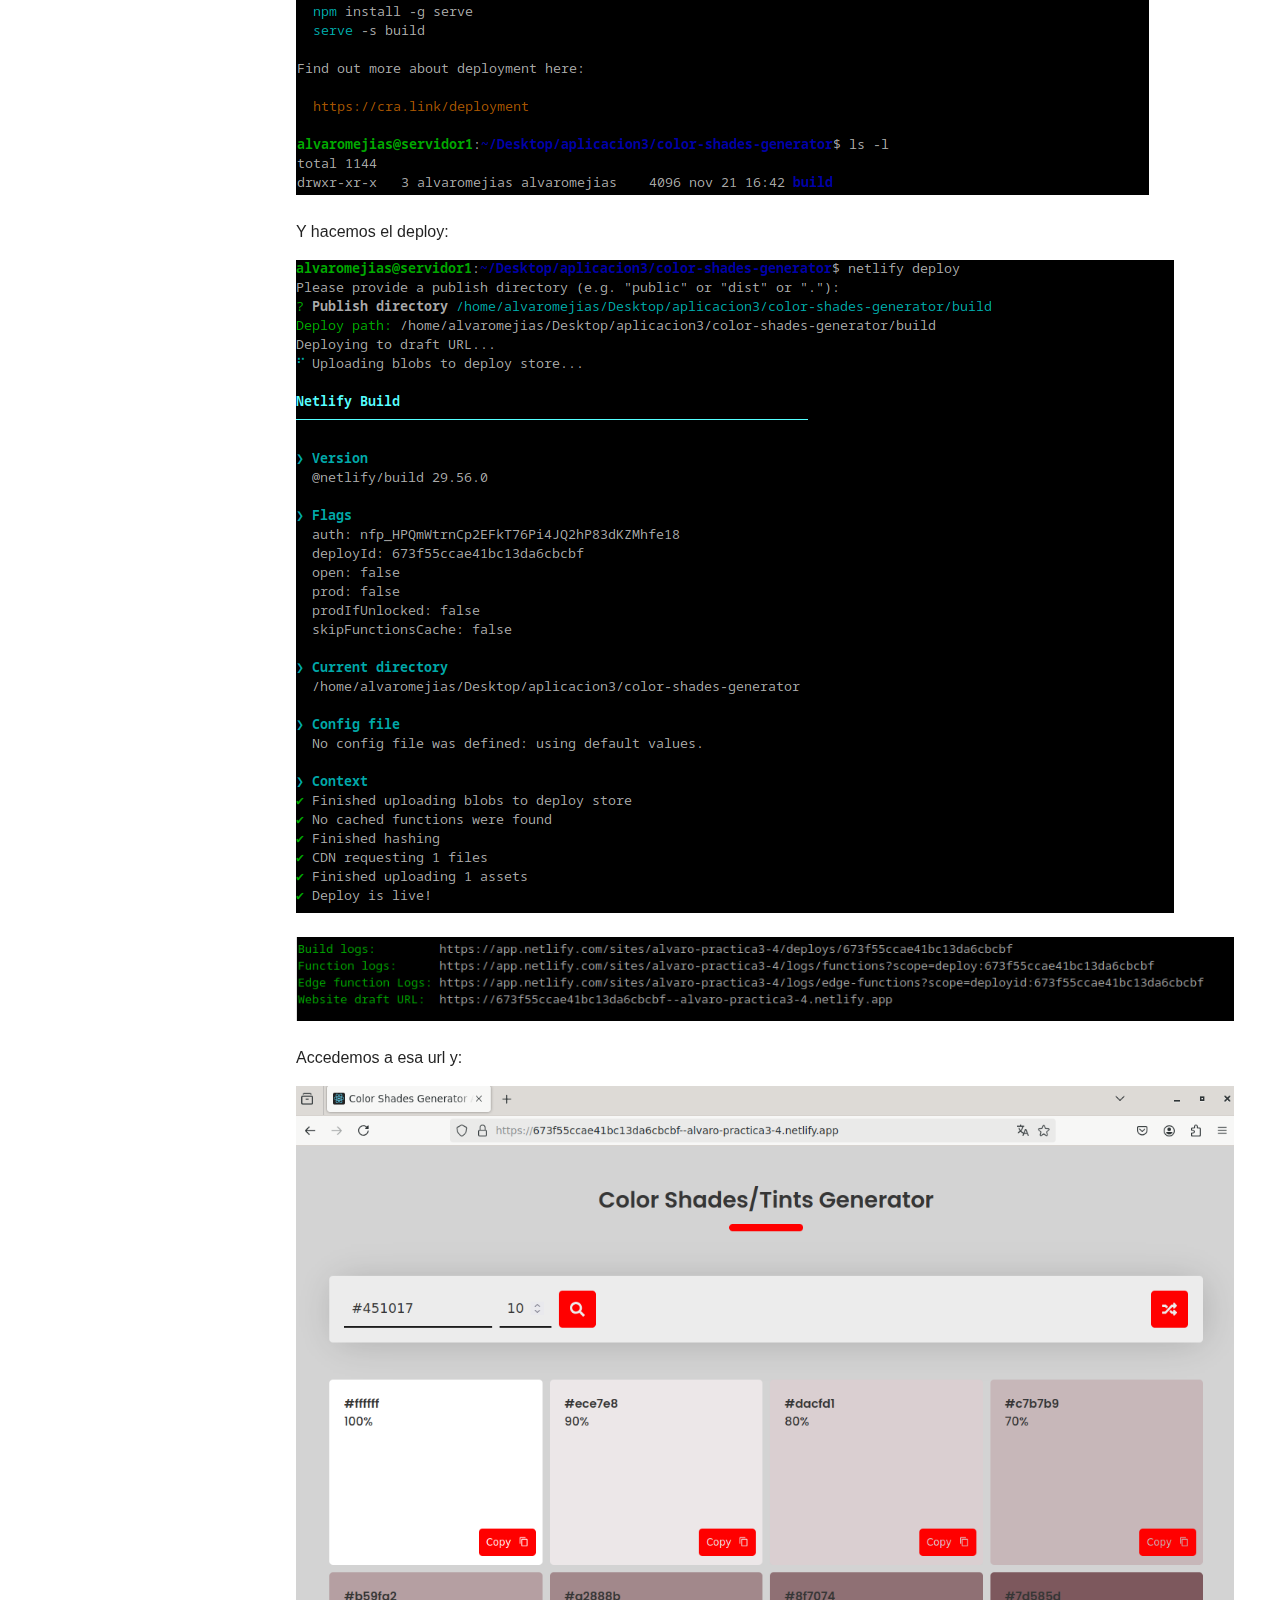
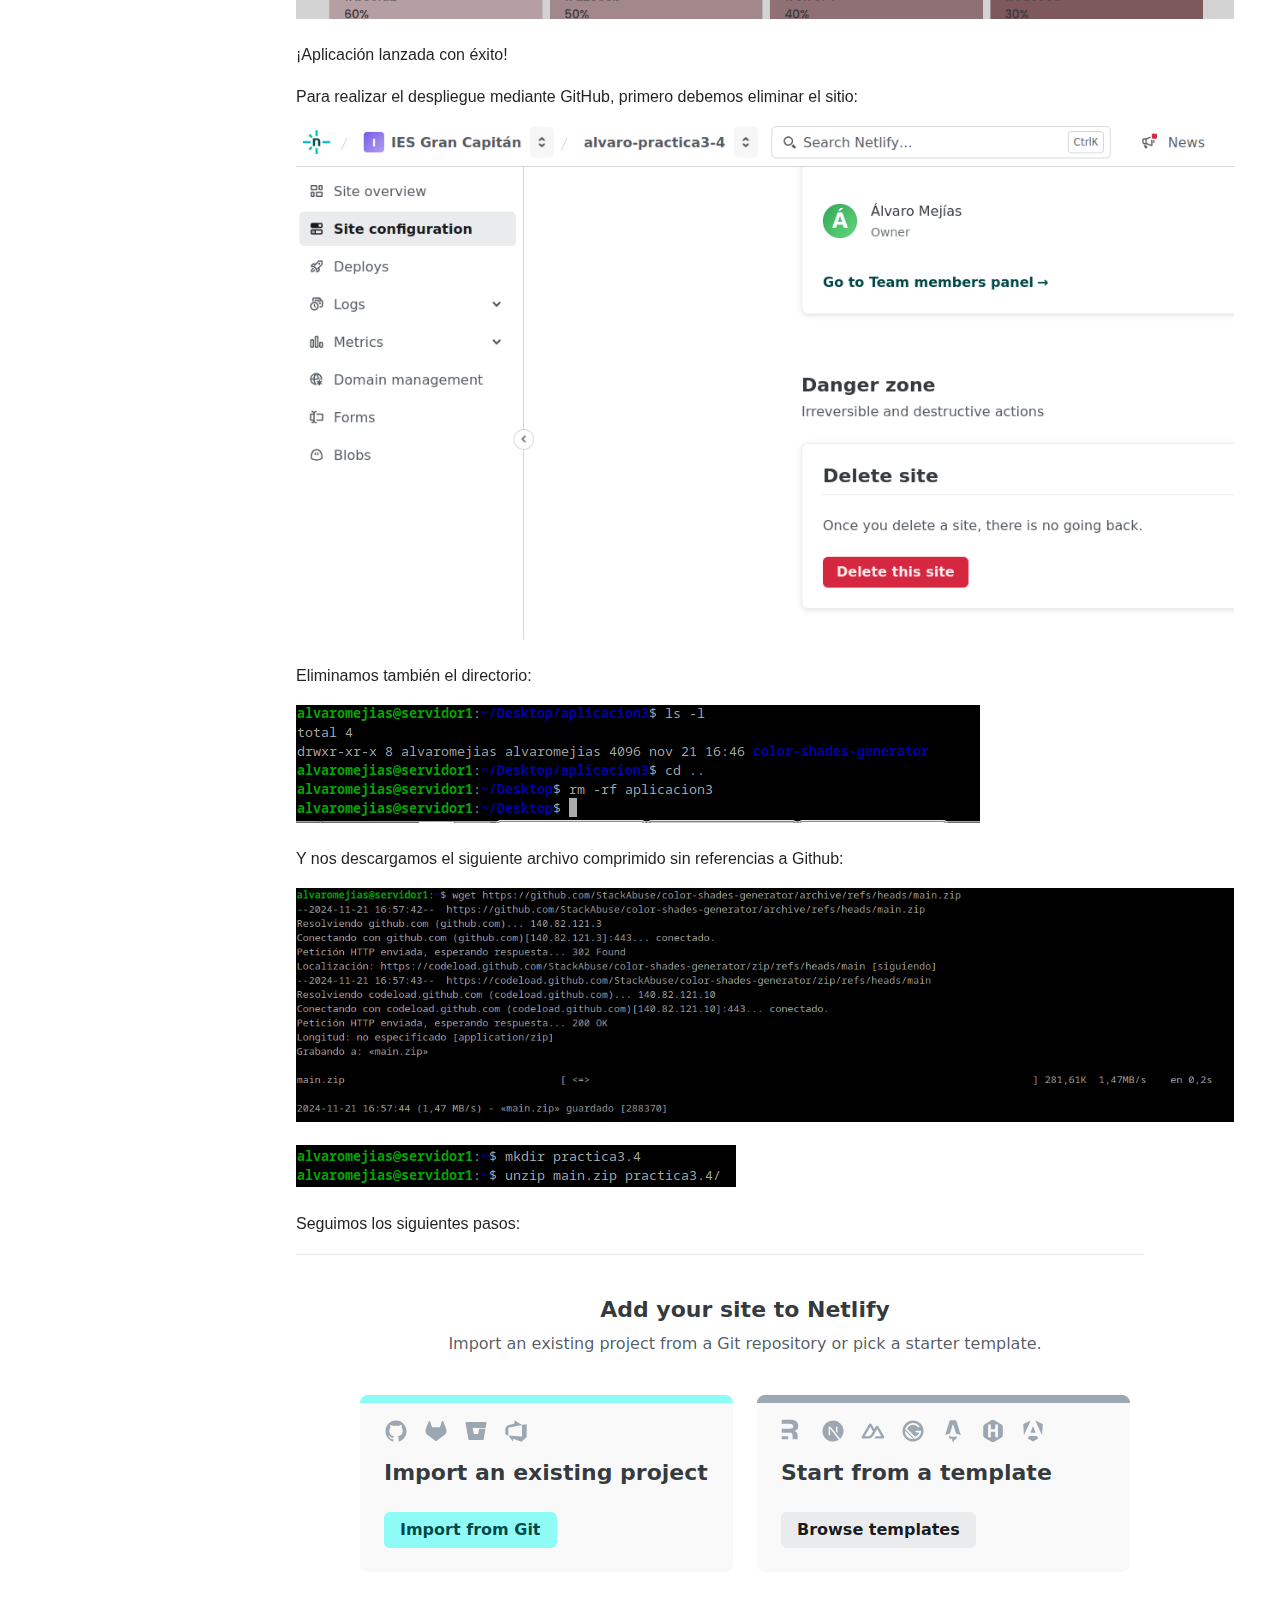
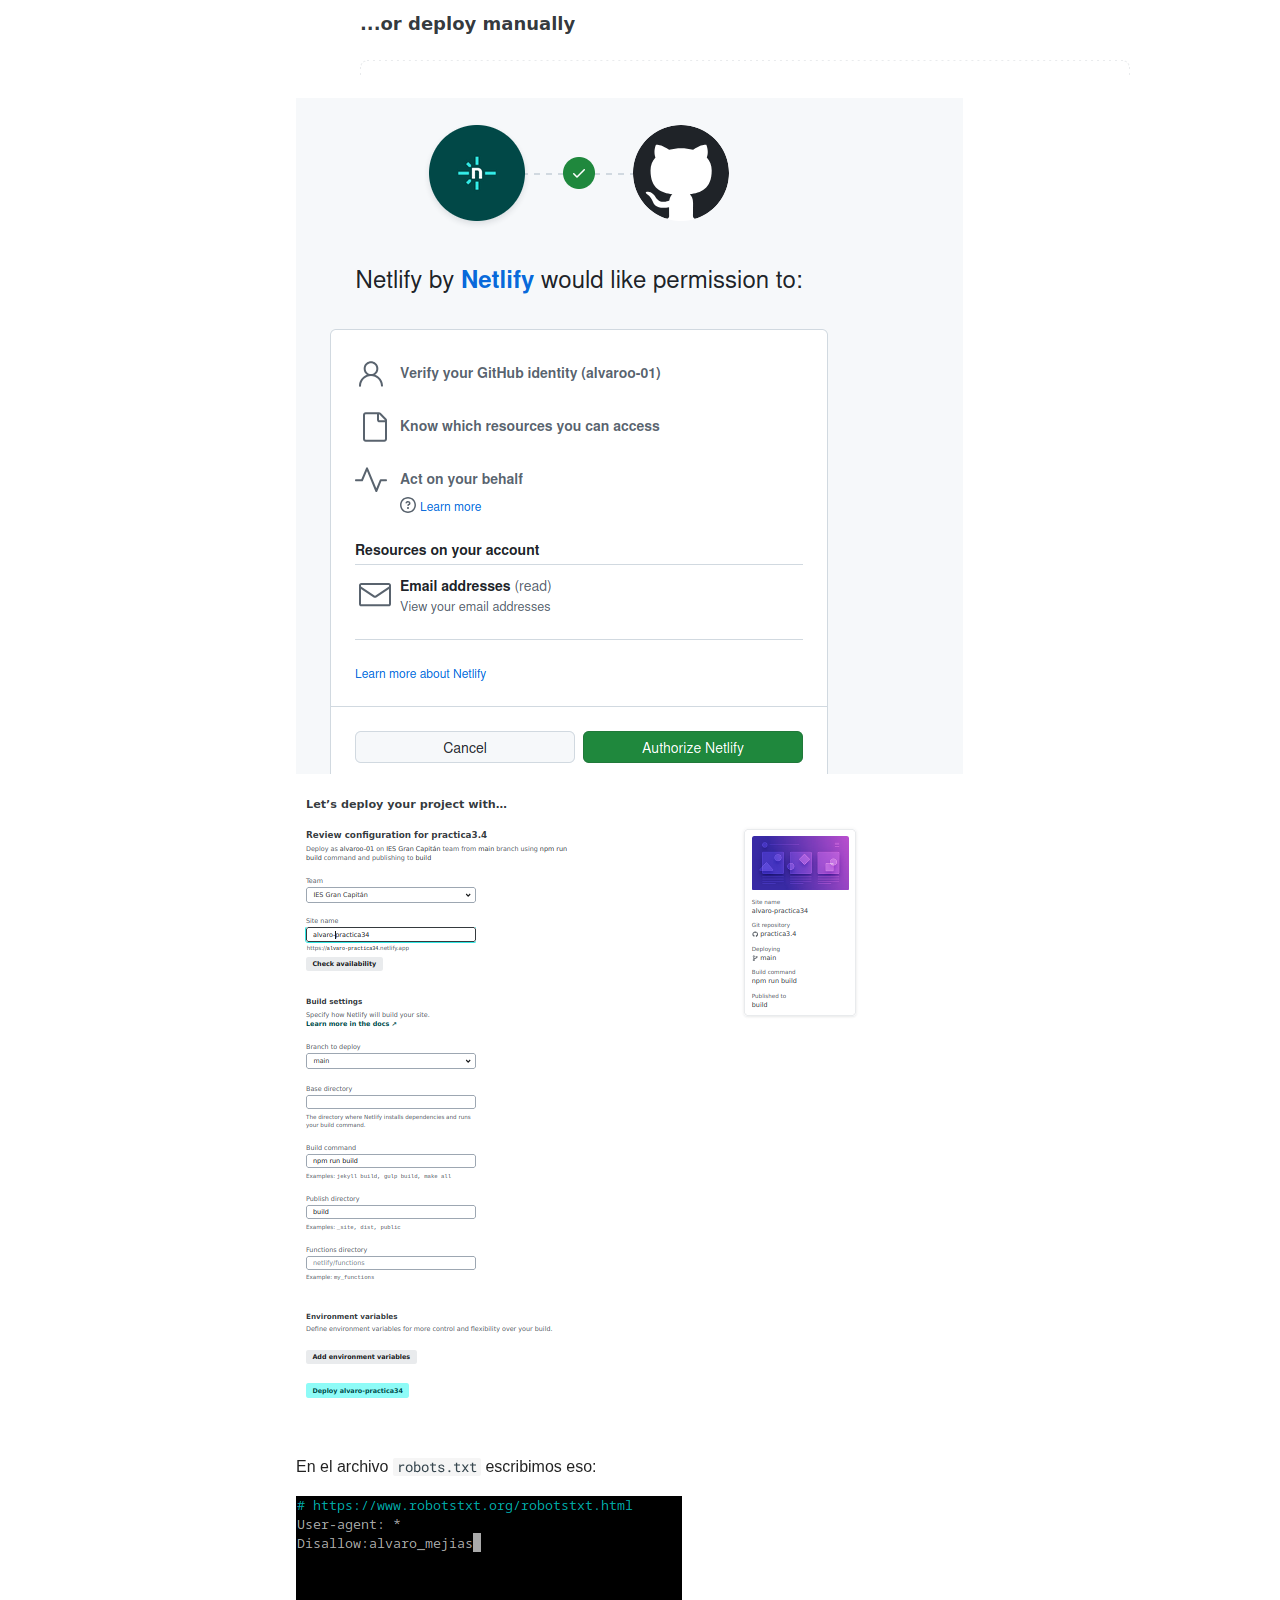
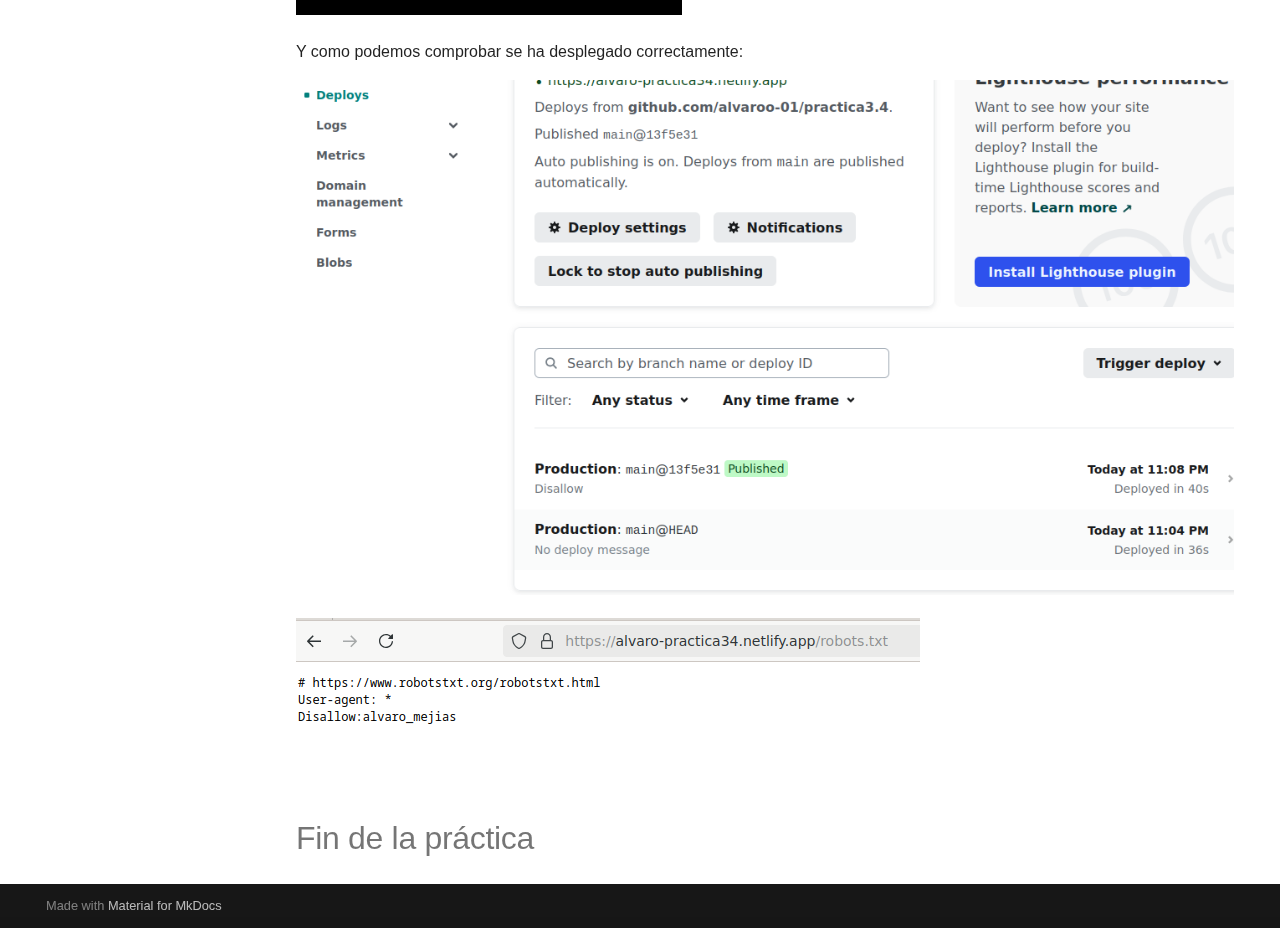
<file: Practicas/practica3.2/docs/index.html>
<!doctype html>
<html lang="es" class="no-js">
  <head>
    
      <meta charset="utf-8">
      <meta name="viewport" content="width=device-width,initial-scale=1">
      
        <meta name="description" content="Documentación de las prácticas">
      
      
        <meta name="author" content="Álvaro Mejías Benavente">
      
      
      
        <link rel="prev" href="../../practica3.1/docs/">
      
      
        <link rel="next" href="../../practica3.3/docs/">
      
      
      <link rel="icon" href="../../../assets/images/favicon.png">
      <meta name="generator" content="mkdocs-1.6.1, mkdocs-material-9.6.7">
    
    
      
        <title>Practica 3.2 - Documentación DAW</title>
      
    
    
      <link rel="stylesheet" href="../../../assets/stylesheets/main.8608ea7d.min.css">
      
        
        <link rel="stylesheet" href="../../../assets/stylesheets/palette.06af60db.min.css">
      
      


    
    
      
    
    
      
        
        
        <link rel="preconnect" href="https://fonts.gstatic.com" crossorigin>
        <link rel="stylesheet" href="https://fonts.googleapis.com/css?family=Verdana:300,300i,400,400i,700,700i%7CRoboto+Mono:400,400i,700,700i&display=fallback">
        <style>:root{--md-text-font:"Verdana";--md-code-font:"Roboto Mono"}</style>
      
    
    
    <script>__md_scope=new URL("../../..",location),__md_hash=e=>[...e].reduce(((e,_)=>(e<<5)-e+_.charCodeAt(0)),0),__md_get=(e,_=localStorage,t=__md_scope)=>JSON.parse(_.getItem(t.pathname+"."+e)),__md_set=(e,_,t=localStorage,a=__md_scope)=>{try{t.setItem(a.pathname+"."+e,JSON.stringify(_))}catch(e){}}</script>
    
      

    
    
    
  </head>
  
  
    
    
      
    
    
    
    
    <body dir="ltr" data-md-color-scheme="default" data-md-color-primary="teal" data-md-color-accent="light-green">
  
    
    <input class="md-toggle" data-md-toggle="drawer" type="checkbox" id="__drawer" autocomplete="off">
    <input class="md-toggle" data-md-toggle="search" type="checkbox" id="__search" autocomplete="off">
    <label class="md-overlay" for="__drawer"></label>
    <div data-md-component="skip">
      
        
        <a href="#practica-32" class="md-skip">
          Saltar a contenido
        </a>
      
    </div>
    <div data-md-component="announce">
      
    </div>
    
    
      

  

<header class="md-header md-header--shadow" data-md-component="header">
  <nav class="md-header__inner md-grid" aria-label="Cabecera">
    <a href="../../.." title="Documentación DAW" class="md-header__button md-logo" aria-label="Documentación DAW" data-md-component="logo">
      
  
  <svg xmlns="http://www.w3.org/2000/svg" viewBox="0 0 24 24"><path d="M12 8a3 3 0 0 0 3-3 3 3 0 0 0-3-3 3 3 0 0 0-3 3 3 3 0 0 0 3 3m0 3.54C9.64 9.35 6.5 8 3 8v11c3.5 0 6.64 1.35 9 3.54 2.36-2.19 5.5-3.54 9-3.54V8c-3.5 0-6.64 1.35-9 3.54"/></svg>

    </a>
    <label class="md-header__button md-icon" for="__drawer">
      
      <svg xmlns="http://www.w3.org/2000/svg" viewBox="0 0 24 24"><path d="M3 6h18v2H3zm0 5h18v2H3zm0 5h18v2H3z"/></svg>
    </label>
    <div class="md-header__title" data-md-component="header-title">
      <div class="md-header__ellipsis">
        <div class="md-header__topic">
          <span class="md-ellipsis">
            Documentación DAW
          </span>
        </div>
        <div class="md-header__topic" data-md-component="header-topic">
          <span class="md-ellipsis">
            
              Practica 3.2
            
          </span>
        </div>
      </div>
    </div>
    
      
        <form class="md-header__option" data-md-component="palette">
  
    
    
    
    <input class="md-option" data-md-color-media="" data-md-color-scheme="default" data-md-color-primary="teal" data-md-color-accent="light-green"  aria-label="Cambiar a modo oscuro"  type="radio" name="__palette" id="__palette_0">
    
      <label class="md-header__button md-icon" title="Cambiar a modo oscuro" for="__palette_1" hidden>
        <svg xmlns="http://www.w3.org/2000/svg" viewBox="0 0 24 24"><path d="M17 6H7c-3.31 0-6 2.69-6 6s2.69 6 6 6h10c3.31 0 6-2.69 6-6s-2.69-6-6-6m0 10H7c-2.21 0-4-1.79-4-4s1.79-4 4-4h10c2.21 0 4 1.79 4 4s-1.79 4-4 4M7 9c-1.66 0-3 1.34-3 3s1.34 3 3 3 3-1.34 3-3-1.34-3-3-3"/></svg>
      </label>
    
  
    
    
    
    <input class="md-option" data-md-color-media="" data-md-color-scheme="slate" data-md-color-primary="teal" data-md-color-accent="light-green"  aria-label="Cambiar a modo claro"  type="radio" name="__palette" id="__palette_1">
    
      <label class="md-header__button md-icon" title="Cambiar a modo claro" for="__palette_0" hidden>
        <svg xmlns="http://www.w3.org/2000/svg" viewBox="0 0 24 24"><path d="M17 7H7a5 5 0 0 0-5 5 5 5 0 0 0 5 5h10a5 5 0 0 0 5-5 5 5 0 0 0-5-5m0 8a3 3 0 0 1-3-3 3 3 0 0 1 3-3 3 3 0 0 1 3 3 3 3 0 0 1-3 3"/></svg>
      </label>
    
  
</form>
      
    
    
      <script>var palette=__md_get("__palette");if(palette&&palette.color){if("(prefers-color-scheme)"===palette.color.media){var media=matchMedia("(prefers-color-scheme: light)"),input=document.querySelector(media.matches?"[data-md-color-media='(prefers-color-scheme: light)']":"[data-md-color-media='(prefers-color-scheme: dark)']");palette.color.media=input.getAttribute("data-md-color-media"),palette.color.scheme=input.getAttribute("data-md-color-scheme"),palette.color.primary=input.getAttribute("data-md-color-primary"),palette.color.accent=input.getAttribute("data-md-color-accent")}for(var[key,value]of Object.entries(palette.color))document.body.setAttribute("data-md-color-"+key,value)}</script>
    
    
    
      <label class="md-header__button md-icon" for="__search">
        
        <svg xmlns="http://www.w3.org/2000/svg" viewBox="0 0 24 24"><path d="M9.5 3A6.5 6.5 0 0 1 16 9.5c0 1.61-.59 3.09-1.56 4.23l.27.27h.79l5 5-1.5 1.5-5-5v-.79l-.27-.27A6.52 6.52 0 0 1 9.5 16 6.5 6.5 0 0 1 3 9.5 6.5 6.5 0 0 1 9.5 3m0 2C7 5 5 7 5 9.5S7 14 9.5 14 14 12 14 9.5 12 5 9.5 5"/></svg>
      </label>
      <div class="md-search" data-md-component="search" role="dialog">
  <label class="md-search__overlay" for="__search"></label>
  <div class="md-search__inner" role="search">
    <form class="md-search__form" name="search">
      <input type="text" class="md-search__input" name="query" aria-label="Búsqueda" placeholder="Búsqueda" autocapitalize="off" autocorrect="off" autocomplete="off" spellcheck="false" data-md-component="search-query" required>
      <label class="md-search__icon md-icon" for="__search">
        
        <svg xmlns="http://www.w3.org/2000/svg" viewBox="0 0 24 24"><path d="M9.5 3A6.5 6.5 0 0 1 16 9.5c0 1.61-.59 3.09-1.56 4.23l.27.27h.79l5 5-1.5 1.5-5-5v-.79l-.27-.27A6.52 6.52 0 0 1 9.5 16 6.5 6.5 0 0 1 3 9.5 6.5 6.5 0 0 1 9.5 3m0 2C7 5 5 7 5 9.5S7 14 9.5 14 14 12 14 9.5 12 5 9.5 5"/></svg>
        
        <svg xmlns="http://www.w3.org/2000/svg" viewBox="0 0 24 24"><path d="M20 11v2H8l5.5 5.5-1.42 1.42L4.16 12l7.92-7.92L13.5 5.5 8 11z"/></svg>
      </label>
      <nav class="md-search__options" aria-label="Buscar">
        
        <button type="reset" class="md-search__icon md-icon" title="Limpiar" aria-label="Limpiar" tabindex="-1">
          
          <svg xmlns="http://www.w3.org/2000/svg" viewBox="0 0 24 24"><path d="M19 6.41 17.59 5 12 10.59 6.41 5 5 6.41 10.59 12 5 17.59 6.41 19 12 13.41 17.59 19 19 17.59 13.41 12z"/></svg>
        </button>
      </nav>
      
        <div class="md-search__suggest" data-md-component="search-suggest"></div>
      
    </form>
    <div class="md-search__output">
      <div class="md-search__scrollwrap" tabindex="0" data-md-scrollfix>
        <div class="md-search-result" data-md-component="search-result">
          <div class="md-search-result__meta">
            Inicializando búsqueda
          </div>
          <ol class="md-search-result__list" role="presentation"></ol>
        </div>
      </div>
    </div>
  </div>
</div>
    
    
  </nav>
  
</header>
    
    <div class="md-container" data-md-component="container">
      
      
        
          
        
      
      <main class="md-main" data-md-component="main">
        <div class="md-main__inner md-grid">
          
            
              
              <div class="md-sidebar md-sidebar--primary" data-md-component="sidebar" data-md-type="navigation" >
                <div class="md-sidebar__scrollwrap">
                  <div class="md-sidebar__inner">
                    



  

<nav class="md-nav md-nav--primary md-nav--integrated" aria-label="Navegación" data-md-level="0">
  <label class="md-nav__title" for="__drawer">
    <a href="../../.." title="Documentación DAW" class="md-nav__button md-logo" aria-label="Documentación DAW" data-md-component="logo">
      
  
  <svg xmlns="http://www.w3.org/2000/svg" viewBox="0 0 24 24"><path d="M12 8a3 3 0 0 0 3-3 3 3 0 0 0-3-3 3 3 0 0 0-3 3 3 3 0 0 0 3 3m0 3.54C9.64 9.35 6.5 8 3 8v11c3.5 0 6.64 1.35 9 3.54 2.36-2.19 5.5-3.54 9-3.54V8c-3.5 0-6.64 1.35-9 3.54"/></svg>

    </a>
    Documentación DAW
  </label>
  
  <ul class="md-nav__list" data-md-scrollfix>
    
      
      
  
  
  
  
    <li class="md-nav__item">
      <a href="../../practica2/docs/" class="md-nav__link">
        
  
  <span class="md-ellipsis">
    Practica 2
    
  </span>
  

      </a>
    </li>
  

    
      
      
  
  
  
  
    <li class="md-nav__item">
      <a href="../../practica2.2/docs/" class="md-nav__link">
        
  
  <span class="md-ellipsis">
    Practica 2.2
    
  </span>
  

      </a>
    </li>
  

    
      
      
  
  
  
  
    <li class="md-nav__item">
      <a href="../../practica2.3/docs/" class="md-nav__link">
        
  
  <span class="md-ellipsis">
    Practica 2.3
    
  </span>
  

      </a>
    </li>
  

    
      
      
  
  
  
  
    <li class="md-nav__item">
      <a href="../../practica2.4/docs/" class="md-nav__link">
        
  
  <span class="md-ellipsis">
    Practica 2.4
    
  </span>
  

      </a>
    </li>
  

    
      
      
  
  
  
  
    <li class="md-nav__item">
      <a href="../../practica2.5/docs/" class="md-nav__link">
        
  
  <span class="md-ellipsis">
    Practica 2.5
    
  </span>
  

      </a>
    </li>
  

    
      
      
  
  
  
  
    <li class="md-nav__item">
      <a href="../../practica3.1/docs/" class="md-nav__link">
        
  
  <span class="md-ellipsis">
    Practica 3.1
    
  </span>
  

      </a>
    </li>
  

    
      
      
  
  
    
  
  
  
    <li class="md-nav__item md-nav__item--active">
      
      <input class="md-nav__toggle md-toggle" type="checkbox" id="__toc">
      
      
        
      
      
      <a href="./" class="md-nav__link md-nav__link--active">
        
  
  <span class="md-ellipsis">
    Practica 3.2
    
  </span>
  

      </a>
      
    </li>
  

    
      
      
  
  
  
  
    <li class="md-nav__item">
      <a href="../../practica3.3/docs/" class="md-nav__link">
        
  
  <span class="md-ellipsis">
    Practica 3.3
    
  </span>
  

      </a>
    </li>
  

    
      
      
  
  
  
  
    <li class="md-nav__item">
      <a href="../../practica4.1/docs/" class="md-nav__link">
        
  
  <span class="md-ellipsis">
    Practica 4.1
    
  </span>
  

      </a>
    </li>
  

    
      
      
  
  
  
  
    <li class="md-nav__item">
      <a href="../../practica5.1/docs/" class="md-nav__link">
        
  
  <span class="md-ellipsis">
    Practica 5.1 (Ejercicios Git y Github 1)
    
  </span>
  

      </a>
    </li>
  

    
      
      
  
  
  
  
    <li class="md-nav__item">
      <a href="../../practica5.2/docs/" class="md-nav__link">
        
  
  <span class="md-ellipsis">
    Practica 5.1 (Ejercicios Git y Github 2)
    
  </span>
  

      </a>
    </li>
  

    
      
      
  
  
  
  
    <li class="md-nav__item">
      <a href="../../practica6.1/docs/" class="md-nav__link">
        
  
  <span class="md-ellipsis">
    Practica 6.1
    
  </span>
  

      </a>
    </li>
  

    
      
      
  
  
  
  
    <li class="md-nav__item">
      <a href="../../practica6.2/docs/" class="md-nav__link">
        
  
  <span class="md-ellipsis">
    Practica 6.2
    
  </span>
  

      </a>
    </li>
  

    
  </ul>
</nav>
                  </div>
                </div>
              </div>
            
            
          
          
            <div class="md-content" data-md-component="content">
              <article class="md-content__inner md-typeset">
                
                  



<h1 id="practica-32">Practica 3.2<a class="headerlink" href="#practica-32" title="Permanent link">&para;</a></h1>
<h1 id="despliegue-de-aplicaciones-con-node-express-y-en-netlify">Despliegue de aplicaciones con Node Express y en Netlify<a class="headerlink" href="#despliegue-de-aplicaciones-con-node-express-y-en-netlify" title="Permanent link">&para;</a></h1>
<h2 id="node-express">Node Express<a class="headerlink" href="#node-express" title="Permanent link">&para;</a></h2>
<p>Lo primero que tendremos que hacer será actualizar el sistema operativo:</p>
<p><img alt="captura1" src="assets/images/nodejs/1.PNG" /></p>
<p>También necesitaremos el paquete curl</p>
<p><img alt="captura2" src="assets/images/nodejs/2.PNG" /></p>
<p><img alt="captura3" src="assets/images/nodejs/3.PNG" /></p>
<p><img alt="captura4" src="assets/images/nodejs/4.PNG" /></p>
<p>Una vez hecho esto, podemos instalar nodejs:</p>
<p><img alt="captura5" src="assets/images/nodejs/5.PNG" /></p>
<p><img alt="captura6" src="assets/images/nodejs/6.PNG" /></p>
<p><em>versiones de node y npm</em></p>
<p>Ahora instalamos Express.js:</p>
<p><img alt="captura7" src="assets/images/nodejs/7.PNG" /></p>
<p>Nos creamos un directorio sobre el que clonar el repositorio indicado en la guía.</p>
<p><img alt="captura8" src="assets/images/nodejs/8.PNG" /></p>
<p>Y ejecutamos <code>npm install</code> para instalar las librerías y <code>npm run start</code> para iniciar la aplicación:</p>
<p><img alt="captura9" src="assets/images/nodejs/9.PNG" /></p>
<p>Tal y como indica la guía, nos encontramos con el error <code>sh: 1: nodemon: not found</code>.</p>
<p><img alt="captura10" src="assets/images/nodejs/10.PNG" /></p>
<p>El error es simple, no tenemos nodemon instalado (como se puede ver en la lista), por lo que tenemos que instalarlo:</p>
<p><img alt="captura11" src="assets/images/nodejs/11.PNG" /></p>
<p><em>instalación global</em></p>
<p>Al haberlo instalado globalmente tengo que comprobar en la variable <code>PATH</code> está incluido algo así como: <code>/usr/local/bin</code></p>
<p><img alt="captura12" src="assets/images/nodejs/12.PNG" /></p>
<p>Como se puede apreciar en la captura, se ha instalado correctamente.</p>
<p><img alt="captura13" src="assets/images/nodejs/13.PNG" /></p>
<p>Por si hubiera problemas, ejecuto también este comando, que ejecuta paquetes instalados localmente sin necesidad de agregarlos al PATH.</p>
<p><img alt="captura14" src="assets/images/nodejs/14.PNG" /></p>
<p>Y como se puede apreciar, la aplicación se ha iniciado sin problemas.</p>
<h2 id="netlify">Netlify<a class="headerlink" href="#netlify" title="Permanent link">&para;</a></h2>
<p>Primeramente, creamos un directorio con 2 <code>.html</code> y un <code>.js</code>:</p>
<p><img alt="captura15" src="assets/images/netlify/1.PNG" /></p>
<p>Y, tras comprobar que la aplicación funciona correctamente mediante un <code>node aplicacion.js</code>:</p>
<p><img alt="captura16" src="assets/images/netlify/2.PNG" /></p>
<p><img alt="captura17" src="assets/images/netlify/3.PNG" /></p>
<p><em>Nota : En el bloque scripts, debemos borrar lo que haya dentro y dejar únicamente dentro de él: "start": "node aplicacion.js", de forma que el sitio donde la despleguemos sepa que comando utilizar para iniciar la aplicación tras desplegarla.</em></p>
<p><img alt="captura18" src="assets/images/netlify/4.PNG" /></p>
<p>Clonamos el repositorio indicado en la guía e instalamos el CLI de Netlify.</p>
<p>Tras habernos registrado en Netlify, establecemos el token de autentificación como variable de entorno y nos logueamos:</p>
<p><img alt="captura19" src="assets/images/netlify/5.PNG" /></p>
<p>Instalamos las dependencias y realizamos el build:</p>
<p><img alt="captura20" src="assets/images/netlify/6.PNG" /></p>
<p><img alt="captura21" src="assets/images/netlify/7.PNG" /></p>
<p>Y hacemos el deploy:</p>
<p><img alt="captura22" src="assets/images/netlify/8.PNG" /></p>
<p><img alt="captura23" src="assets/images/netlify/9.PNG" /></p>
<p>Accedemos a esa url y:</p>
<p><img alt="captura24" src="assets/images/netlify/10.PNG" /></p>
<p>¡Aplicación lanzada con éxito!</p>
<p>Para realizar el despliegue mediante GitHub, primero debemos eliminar el sitio:</p>
<p><img alt="captura25" src="assets/images/netlify/11.PNG" /></p>
<p>Eliminamos también el directorio:</p>
<p><img alt="captura26" src="assets/images/netlify/12.PNG" /></p>
<p>Y nos descargamos el siguiente archivo comprimido sin referencias a Github:</p>
<p><img alt="captura27" src="assets/images/netlify/13.PNG" /></p>
<p><img alt="captura28" src="assets/images/netlify/14.PNG" /></p>
<p>Seguimos los siguientes pasos:</p>
<p><img alt="captura29" src="assets/images/netlify/15.PNG" /></p>
<p><img alt="captura30" src="assets/images/netlify/16.PNG" /></p>
<p><img alt="captura31" src="assets/images/netlify/17.PNG" /></p>
<p>En el archivo <code>robots.txt</code> escribimos eso:</p>
<p><img alt="captura32" src="assets/images/netlify/18.PNG" /></p>
<p>Y como podemos comprobar se ha desplegado correctamente:</p>
<p><img alt="captura33" src="assets/images/netlify/19.PNG" /></p>
<p><img alt="captura34" src="assets/images/netlify/20.PNG" /></p>
<h1 id="fin-de-la-practica">Fin de la práctica<a class="headerlink" href="#fin-de-la-practica" title="Permanent link">&para;</a></h1>












                
              </article>
            </div>
          
          
  <script>var tabs=__md_get("__tabs");if(Array.isArray(tabs))e:for(var set of document.querySelectorAll(".tabbed-set")){var labels=set.querySelector(".tabbed-labels");for(var tab of tabs)for(var label of labels.getElementsByTagName("label"))if(label.innerText.trim()===tab){var input=document.getElementById(label.htmlFor);input.checked=!0;continue e}}</script>

<script>var target=document.getElementById(location.hash.slice(1));target&&target.name&&(target.checked=target.name.startsWith("__tabbed_"))</script>
        </div>
        
      </main>
      
        <footer class="md-footer">
  
  <div class="md-footer-meta md-typeset">
    <div class="md-footer-meta__inner md-grid">
      <div class="md-copyright">
  
  
    Made with
    <a href="https://squidfunk.github.io/mkdocs-material/" target="_blank" rel="noopener">
      Material for MkDocs
    </a>
  
</div>
      
    </div>
  </div>
</footer>
      
    </div>
    <div class="md-dialog" data-md-component="dialog">
      <div class="md-dialog__inner md-typeset"></div>
    </div>
    
    
    <script id="__config" type="application/json">{"base": "../../..", "features": ["toc.integrate", "header.autohide", "announce.dismiss", "search.suggest", "search.highlight", "content.tabs.link", "content.code.annotation", "content.code.copy"], "search": "../../../assets/javascripts/workers/search.f8cc74c7.min.js", "translations": {"clipboard.copied": "Copiado al portapapeles", "clipboard.copy": "Copiar al portapapeles", "search.result.more.one": "1 m\u00e1s en esta p\u00e1gina", "search.result.more.other": "# m\u00e1s en esta p\u00e1gina", "search.result.none": "No se encontraron documentos", "search.result.one": "1 documento encontrado", "search.result.other": "# documentos encontrados", "search.result.placeholder": "Teclee para comenzar b\u00fasqueda", "search.result.term.missing": "Falta", "select.version": "Seleccionar versi\u00f3n"}}</script>
    
    
      <script src="../../../assets/javascripts/bundle.c8b220af.min.js"></script>
      
    
  </body>
</html>
</file>
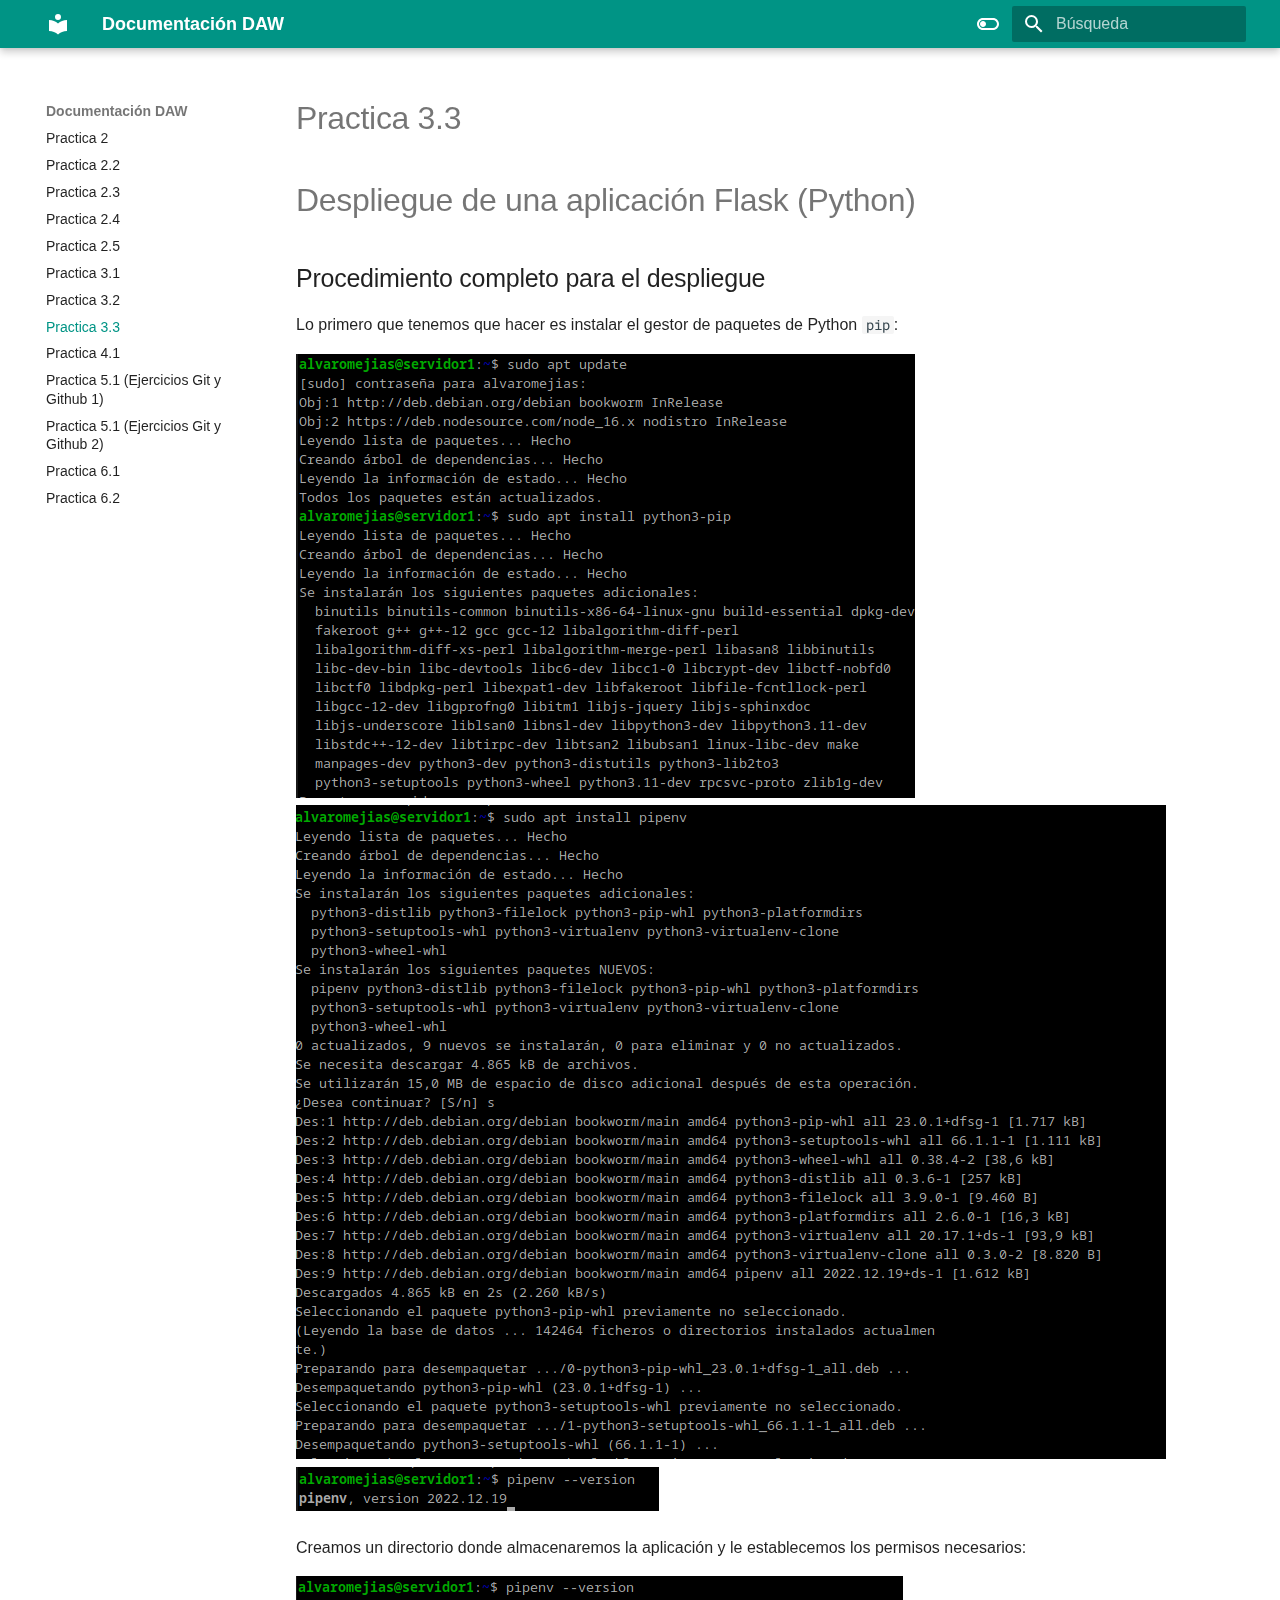
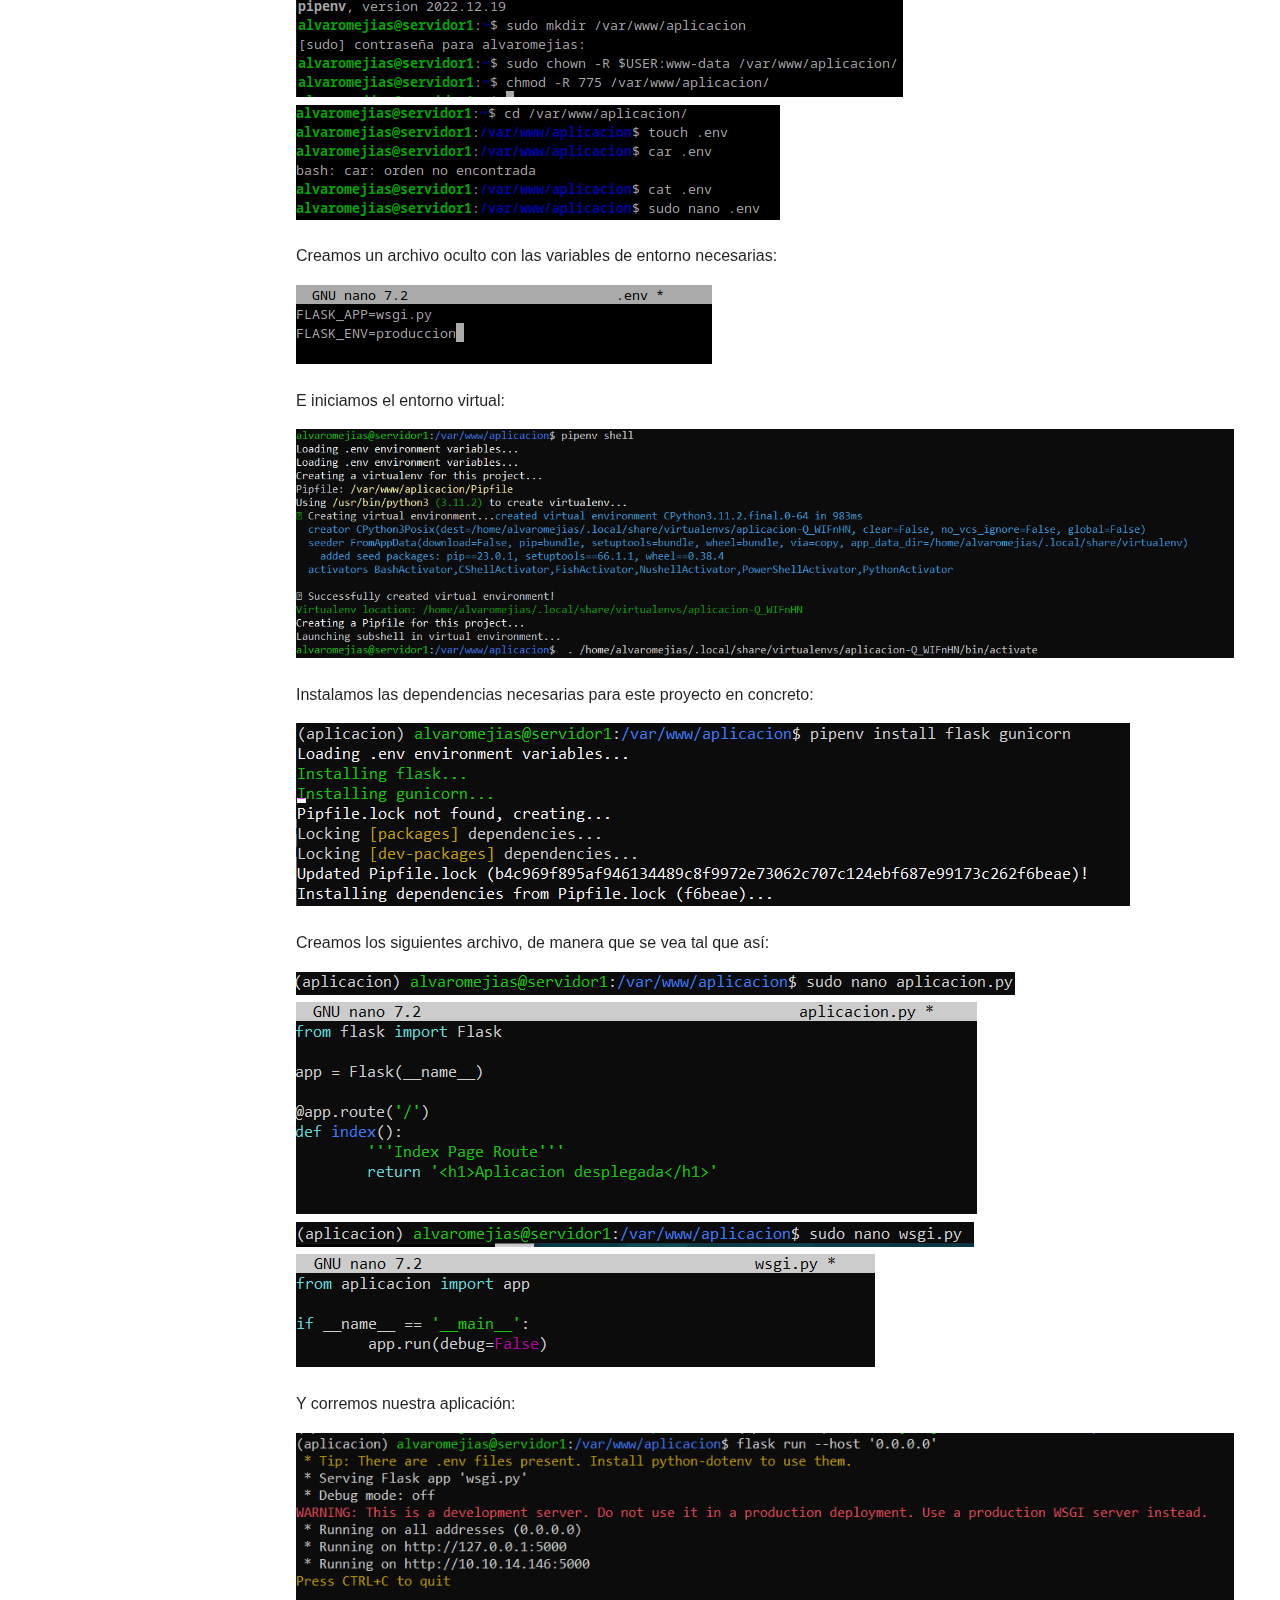
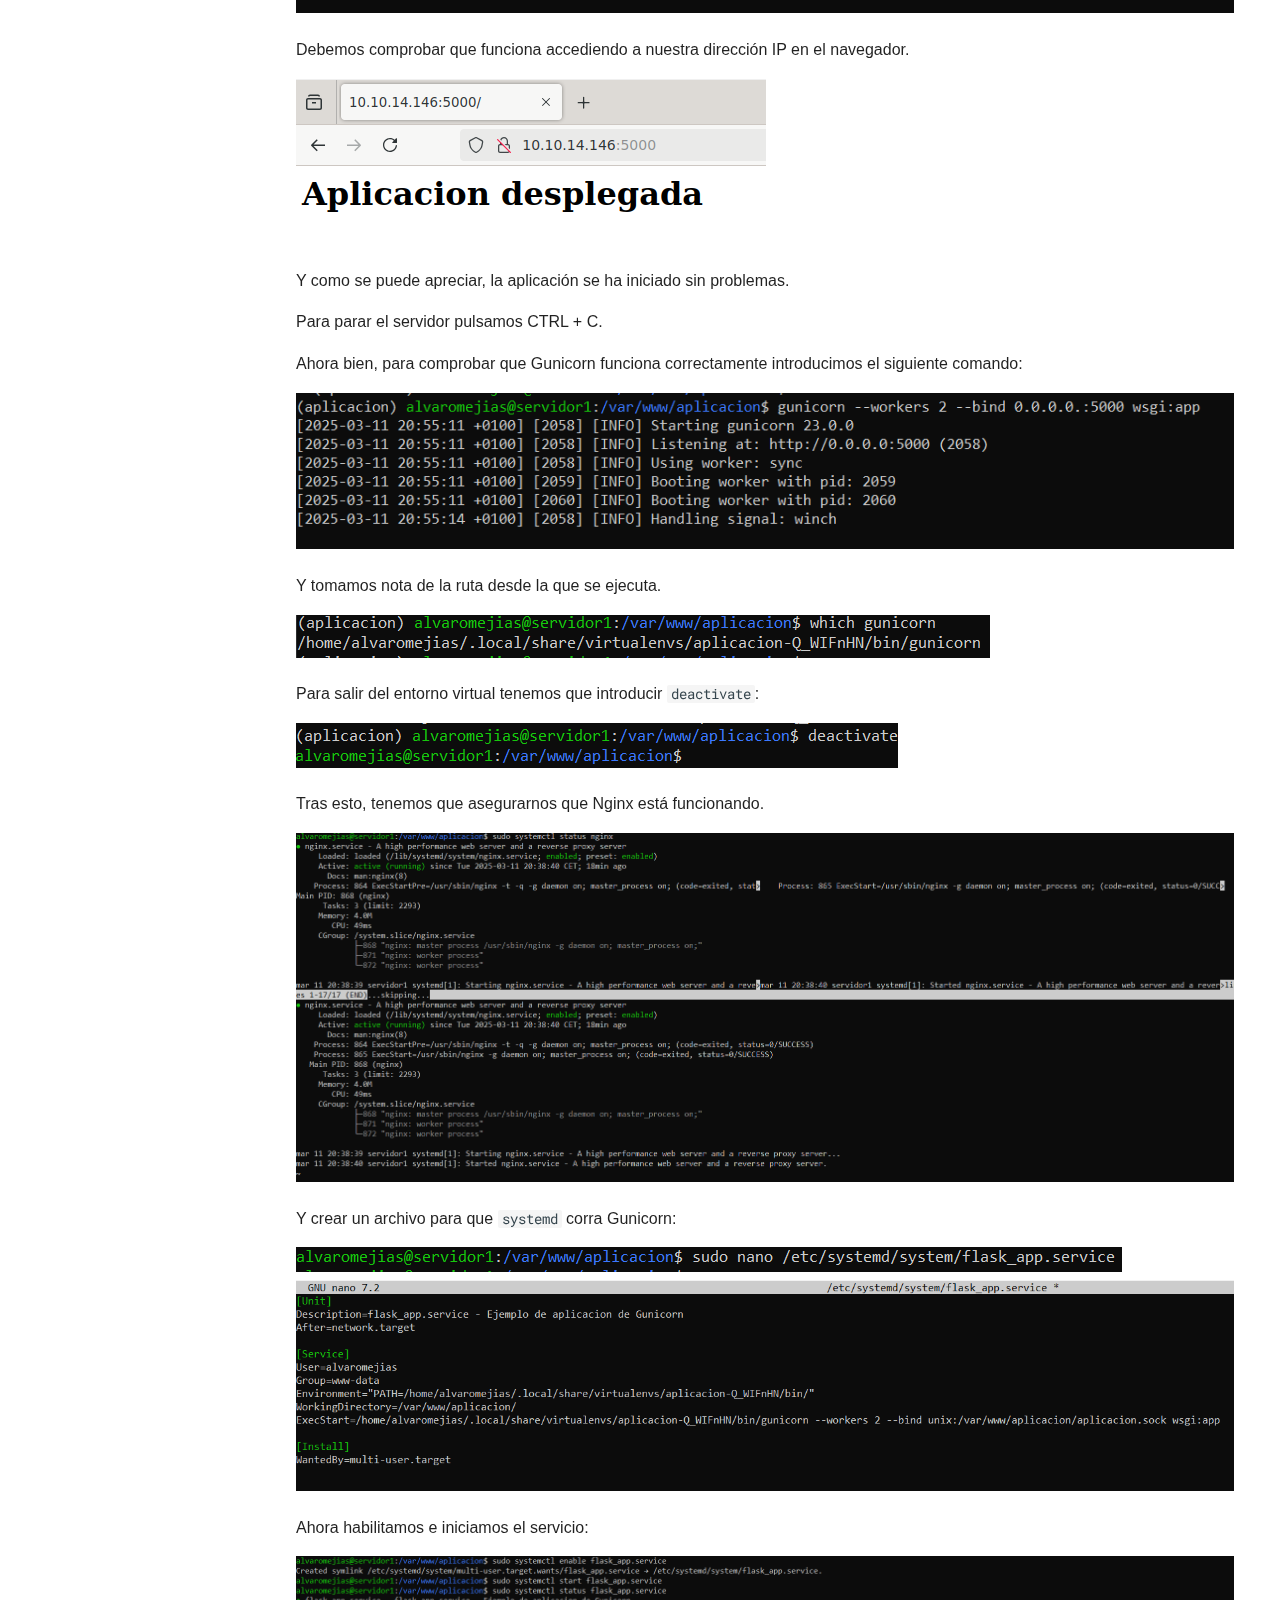
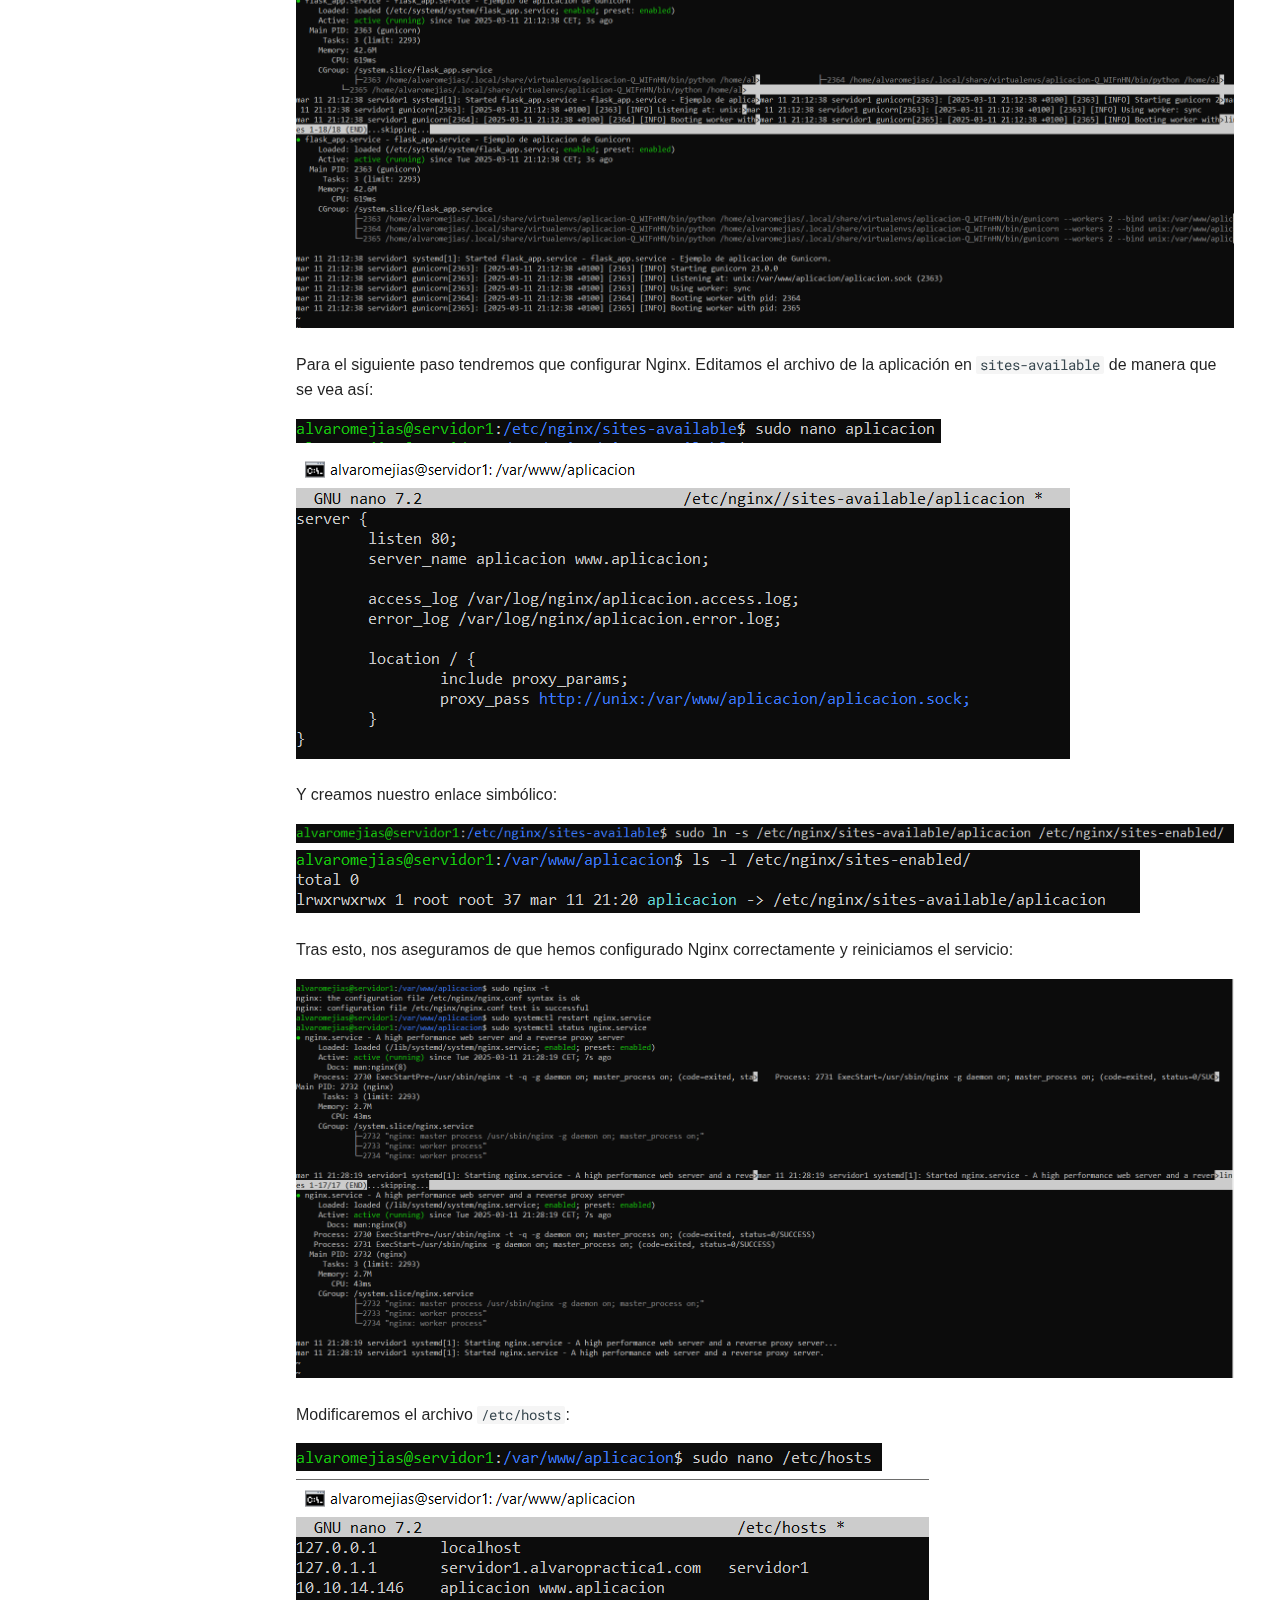
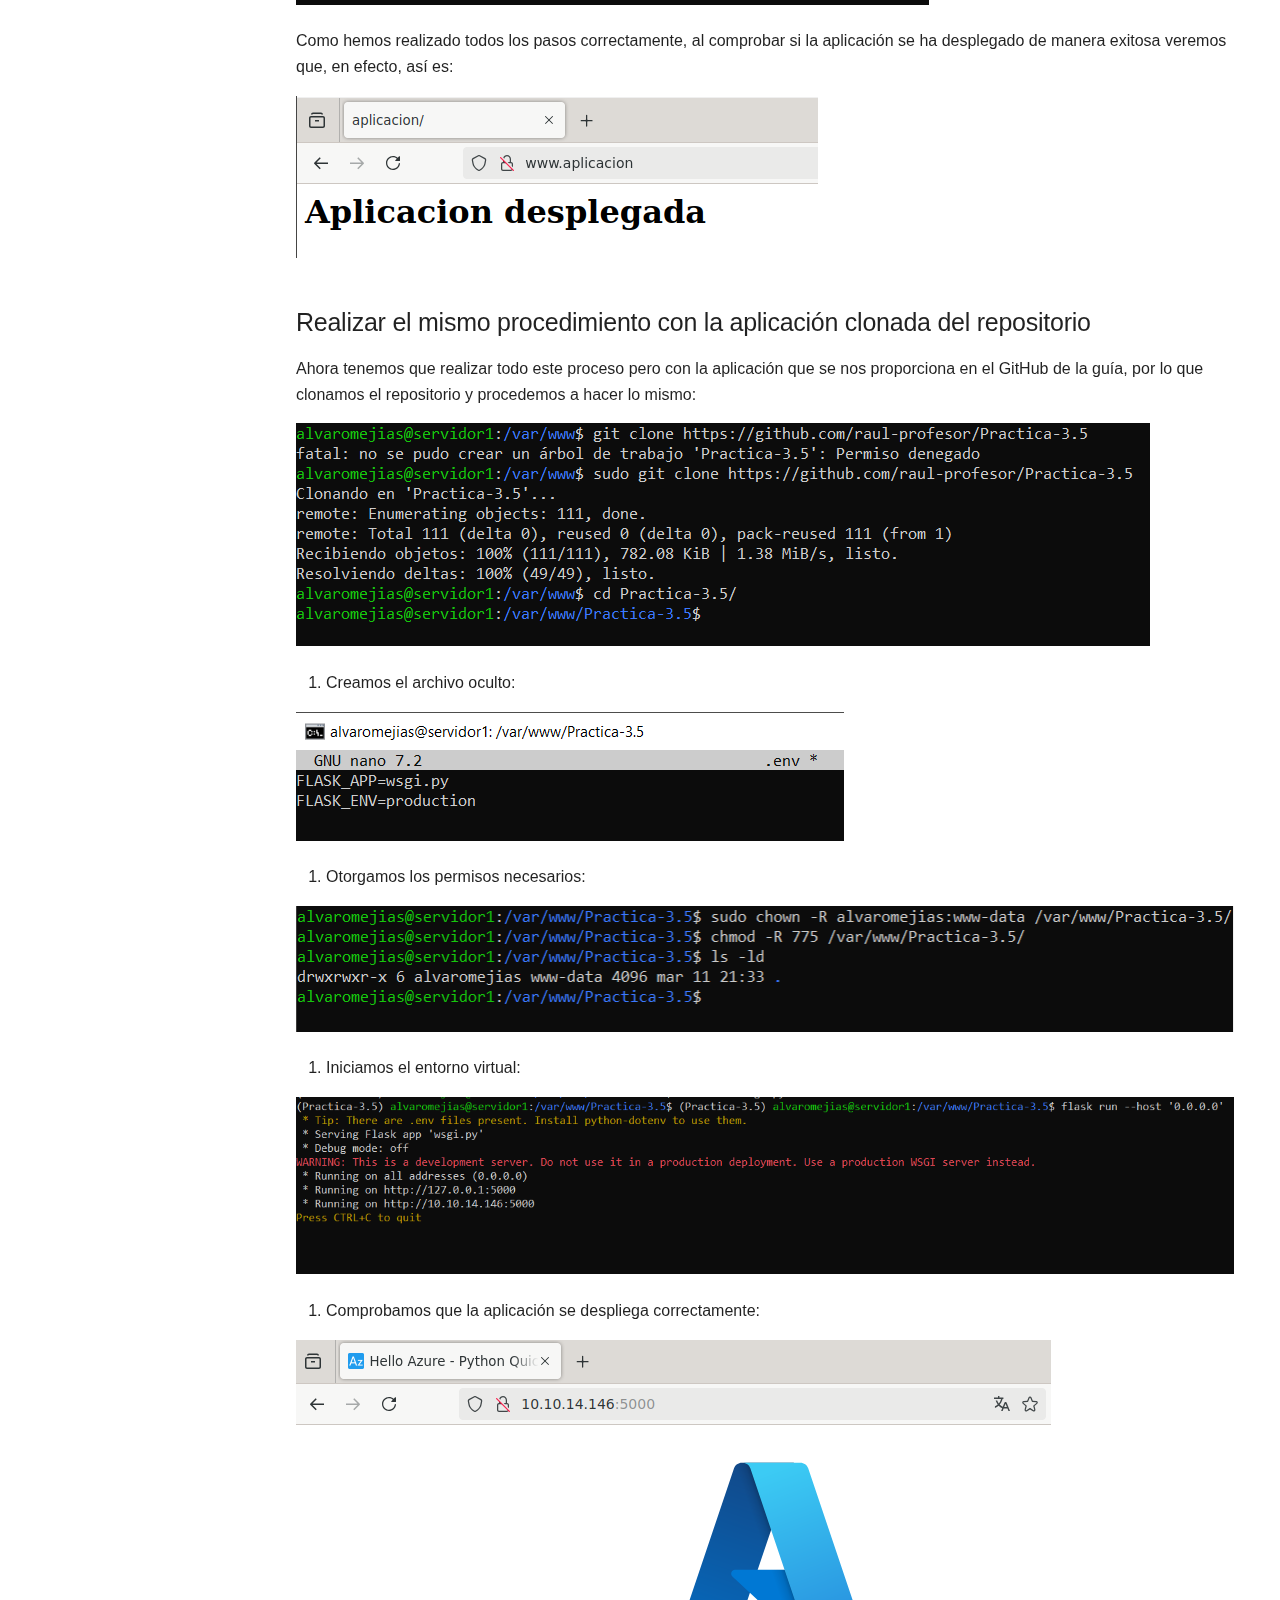
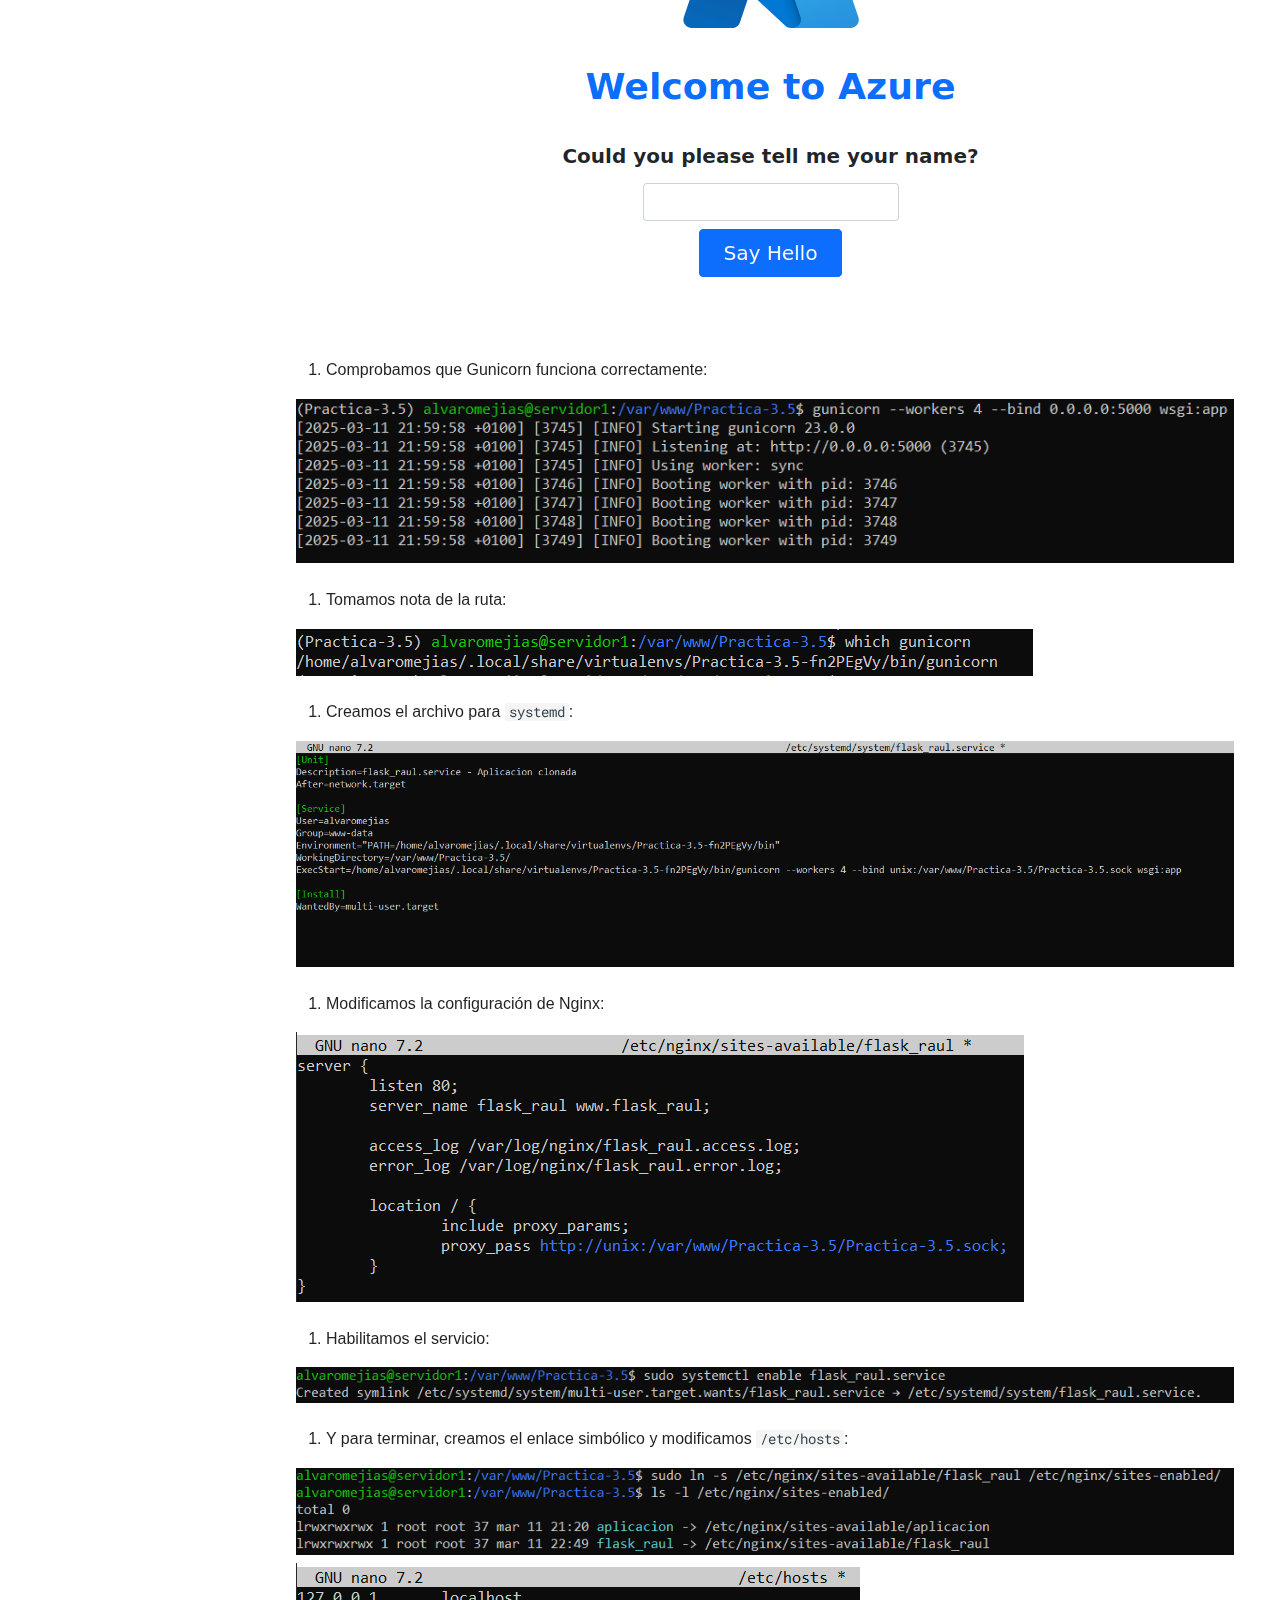
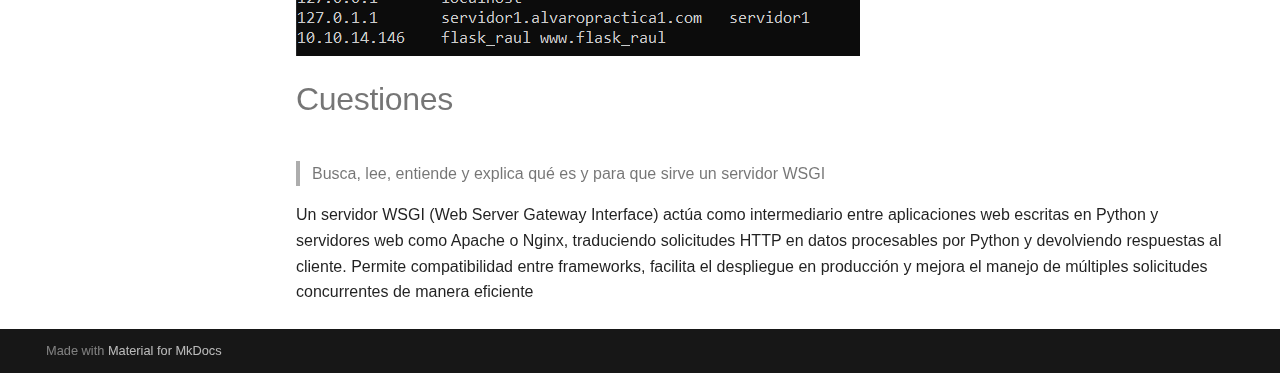
<file: Practicas/practica3.3/docs/index.html>
<!doctype html>
<html lang="es" class="no-js">
  <head>
    
      <meta charset="utf-8">
      <meta name="viewport" content="width=device-width,initial-scale=1">
      
        <meta name="description" content="Documentación de las prácticas">
      
      
        <meta name="author" content="Álvaro Mejías Benavente">
      
      
      
        <link rel="prev" href="../../practica3.2/docs/">
      
      
        <link rel="next" href="../../practica4.1/docs/">
      
      
      <link rel="icon" href="../../../assets/images/favicon.png">
      <meta name="generator" content="mkdocs-1.6.1, mkdocs-material-9.6.7">
    
    
      
        <title>Practica 3.3 - Documentación DAW</title>
      
    
    
      <link rel="stylesheet" href="../../../assets/stylesheets/main.8608ea7d.min.css">
      
        
        <link rel="stylesheet" href="../../../assets/stylesheets/palette.06af60db.min.css">
      
      


    
    
      
    
    
      
        
        
        <link rel="preconnect" href="https://fonts.gstatic.com" crossorigin>
        <link rel="stylesheet" href="https://fonts.googleapis.com/css?family=Verdana:300,300i,400,400i,700,700i%7CRoboto+Mono:400,400i,700,700i&display=fallback">
        <style>:root{--md-text-font:"Verdana";--md-code-font:"Roboto Mono"}</style>
      
    
    
    <script>__md_scope=new URL("../../..",location),__md_hash=e=>[...e].reduce(((e,_)=>(e<<5)-e+_.charCodeAt(0)),0),__md_get=(e,_=localStorage,t=__md_scope)=>JSON.parse(_.getItem(t.pathname+"."+e)),__md_set=(e,_,t=localStorage,a=__md_scope)=>{try{t.setItem(a.pathname+"."+e,JSON.stringify(_))}catch(e){}}</script>
    
      

    
    
    
  </head>
  
  
    
    
      
    
    
    
    
    <body dir="ltr" data-md-color-scheme="default" data-md-color-primary="teal" data-md-color-accent="light-green">
  
    
    <input class="md-toggle" data-md-toggle="drawer" type="checkbox" id="__drawer" autocomplete="off">
    <input class="md-toggle" data-md-toggle="search" type="checkbox" id="__search" autocomplete="off">
    <label class="md-overlay" for="__drawer"></label>
    <div data-md-component="skip">
      
        
        <a href="#practica-33" class="md-skip">
          Saltar a contenido
        </a>
      
    </div>
    <div data-md-component="announce">
      
    </div>
    
    
      

  

<header class="md-header md-header--shadow" data-md-component="header">
  <nav class="md-header__inner md-grid" aria-label="Cabecera">
    <a href="../../.." title="Documentación DAW" class="md-header__button md-logo" aria-label="Documentación DAW" data-md-component="logo">
      
  
  <svg xmlns="http://www.w3.org/2000/svg" viewBox="0 0 24 24"><path d="M12 8a3 3 0 0 0 3-3 3 3 0 0 0-3-3 3 3 0 0 0-3 3 3 3 0 0 0 3 3m0 3.54C9.64 9.35 6.5 8 3 8v11c3.5 0 6.64 1.35 9 3.54 2.36-2.19 5.5-3.54 9-3.54V8c-3.5 0-6.64 1.35-9 3.54"/></svg>

    </a>
    <label class="md-header__button md-icon" for="__drawer">
      
      <svg xmlns="http://www.w3.org/2000/svg" viewBox="0 0 24 24"><path d="M3 6h18v2H3zm0 5h18v2H3zm0 5h18v2H3z"/></svg>
    </label>
    <div class="md-header__title" data-md-component="header-title">
      <div class="md-header__ellipsis">
        <div class="md-header__topic">
          <span class="md-ellipsis">
            Documentación DAW
          </span>
        </div>
        <div class="md-header__topic" data-md-component="header-topic">
          <span class="md-ellipsis">
            
              Practica 3.3
            
          </span>
        </div>
      </div>
    </div>
    
      
        <form class="md-header__option" data-md-component="palette">
  
    
    
    
    <input class="md-option" data-md-color-media="" data-md-color-scheme="default" data-md-color-primary="teal" data-md-color-accent="light-green"  aria-label="Cambiar a modo oscuro"  type="radio" name="__palette" id="__palette_0">
    
      <label class="md-header__button md-icon" title="Cambiar a modo oscuro" for="__palette_1" hidden>
        <svg xmlns="http://www.w3.org/2000/svg" viewBox="0 0 24 24"><path d="M17 6H7c-3.31 0-6 2.69-6 6s2.69 6 6 6h10c3.31 0 6-2.69 6-6s-2.69-6-6-6m0 10H7c-2.21 0-4-1.79-4-4s1.79-4 4-4h10c2.21 0 4 1.79 4 4s-1.79 4-4 4M7 9c-1.66 0-3 1.34-3 3s1.34 3 3 3 3-1.34 3-3-1.34-3-3-3"/></svg>
      </label>
    
  
    
    
    
    <input class="md-option" data-md-color-media="" data-md-color-scheme="slate" data-md-color-primary="teal" data-md-color-accent="light-green"  aria-label="Cambiar a modo claro"  type="radio" name="__palette" id="__palette_1">
    
      <label class="md-header__button md-icon" title="Cambiar a modo claro" for="__palette_0" hidden>
        <svg xmlns="http://www.w3.org/2000/svg" viewBox="0 0 24 24"><path d="M17 7H7a5 5 0 0 0-5 5 5 5 0 0 0 5 5h10a5 5 0 0 0 5-5 5 5 0 0 0-5-5m0 8a3 3 0 0 1-3-3 3 3 0 0 1 3-3 3 3 0 0 1 3 3 3 3 0 0 1-3 3"/></svg>
      </label>
    
  
</form>
      
    
    
      <script>var palette=__md_get("__palette");if(palette&&palette.color){if("(prefers-color-scheme)"===palette.color.media){var media=matchMedia("(prefers-color-scheme: light)"),input=document.querySelector(media.matches?"[data-md-color-media='(prefers-color-scheme: light)']":"[data-md-color-media='(prefers-color-scheme: dark)']");palette.color.media=input.getAttribute("data-md-color-media"),palette.color.scheme=input.getAttribute("data-md-color-scheme"),palette.color.primary=input.getAttribute("data-md-color-primary"),palette.color.accent=input.getAttribute("data-md-color-accent")}for(var[key,value]of Object.entries(palette.color))document.body.setAttribute("data-md-color-"+key,value)}</script>
    
    
    
      <label class="md-header__button md-icon" for="__search">
        
        <svg xmlns="http://www.w3.org/2000/svg" viewBox="0 0 24 24"><path d="M9.5 3A6.5 6.5 0 0 1 16 9.5c0 1.61-.59 3.09-1.56 4.23l.27.27h.79l5 5-1.5 1.5-5-5v-.79l-.27-.27A6.52 6.52 0 0 1 9.5 16 6.5 6.5 0 0 1 3 9.5 6.5 6.5 0 0 1 9.5 3m0 2C7 5 5 7 5 9.5S7 14 9.5 14 14 12 14 9.5 12 5 9.5 5"/></svg>
      </label>
      <div class="md-search" data-md-component="search" role="dialog">
  <label class="md-search__overlay" for="__search"></label>
  <div class="md-search__inner" role="search">
    <form class="md-search__form" name="search">
      <input type="text" class="md-search__input" name="query" aria-label="Búsqueda" placeholder="Búsqueda" autocapitalize="off" autocorrect="off" autocomplete="off" spellcheck="false" data-md-component="search-query" required>
      <label class="md-search__icon md-icon" for="__search">
        
        <svg xmlns="http://www.w3.org/2000/svg" viewBox="0 0 24 24"><path d="M9.5 3A6.5 6.5 0 0 1 16 9.5c0 1.61-.59 3.09-1.56 4.23l.27.27h.79l5 5-1.5 1.5-5-5v-.79l-.27-.27A6.52 6.52 0 0 1 9.5 16 6.5 6.5 0 0 1 3 9.5 6.5 6.5 0 0 1 9.5 3m0 2C7 5 5 7 5 9.5S7 14 9.5 14 14 12 14 9.5 12 5 9.5 5"/></svg>
        
        <svg xmlns="http://www.w3.org/2000/svg" viewBox="0 0 24 24"><path d="M20 11v2H8l5.5 5.5-1.42 1.42L4.16 12l7.92-7.92L13.5 5.5 8 11z"/></svg>
      </label>
      <nav class="md-search__options" aria-label="Buscar">
        
        <button type="reset" class="md-search__icon md-icon" title="Limpiar" aria-label="Limpiar" tabindex="-1">
          
          <svg xmlns="http://www.w3.org/2000/svg" viewBox="0 0 24 24"><path d="M19 6.41 17.59 5 12 10.59 6.41 5 5 6.41 10.59 12 5 17.59 6.41 19 12 13.41 17.59 19 19 17.59 13.41 12z"/></svg>
        </button>
      </nav>
      
        <div class="md-search__suggest" data-md-component="search-suggest"></div>
      
    </form>
    <div class="md-search__output">
      <div class="md-search__scrollwrap" tabindex="0" data-md-scrollfix>
        <div class="md-search-result" data-md-component="search-result">
          <div class="md-search-result__meta">
            Inicializando búsqueda
          </div>
          <ol class="md-search-result__list" role="presentation"></ol>
        </div>
      </div>
    </div>
  </div>
</div>
    
    
  </nav>
  
</header>
    
    <div class="md-container" data-md-component="container">
      
      
        
          
        
      
      <main class="md-main" data-md-component="main">
        <div class="md-main__inner md-grid">
          
            
              
              <div class="md-sidebar md-sidebar--primary" data-md-component="sidebar" data-md-type="navigation" >
                <div class="md-sidebar__scrollwrap">
                  <div class="md-sidebar__inner">
                    



  

<nav class="md-nav md-nav--primary md-nav--integrated" aria-label="Navegación" data-md-level="0">
  <label class="md-nav__title" for="__drawer">
    <a href="../../.." title="Documentación DAW" class="md-nav__button md-logo" aria-label="Documentación DAW" data-md-component="logo">
      
  
  <svg xmlns="http://www.w3.org/2000/svg" viewBox="0 0 24 24"><path d="M12 8a3 3 0 0 0 3-3 3 3 0 0 0-3-3 3 3 0 0 0-3 3 3 3 0 0 0 3 3m0 3.54C9.64 9.35 6.5 8 3 8v11c3.5 0 6.64 1.35 9 3.54 2.36-2.19 5.5-3.54 9-3.54V8c-3.5 0-6.64 1.35-9 3.54"/></svg>

    </a>
    Documentación DAW
  </label>
  
  <ul class="md-nav__list" data-md-scrollfix>
    
      
      
  
  
  
  
    <li class="md-nav__item">
      <a href="../../practica2/docs/" class="md-nav__link">
        
  
  <span class="md-ellipsis">
    Practica 2
    
  </span>
  

      </a>
    </li>
  

    
      
      
  
  
  
  
    <li class="md-nav__item">
      <a href="../../practica2.2/docs/" class="md-nav__link">
        
  
  <span class="md-ellipsis">
    Practica 2.2
    
  </span>
  

      </a>
    </li>
  

    
      
      
  
  
  
  
    <li class="md-nav__item">
      <a href="../../practica2.3/docs/" class="md-nav__link">
        
  
  <span class="md-ellipsis">
    Practica 2.3
    
  </span>
  

      </a>
    </li>
  

    
      
      
  
  
  
  
    <li class="md-nav__item">
      <a href="../../practica2.4/docs/" class="md-nav__link">
        
  
  <span class="md-ellipsis">
    Practica 2.4
    
  </span>
  

      </a>
    </li>
  

    
      
      
  
  
  
  
    <li class="md-nav__item">
      <a href="../../practica2.5/docs/" class="md-nav__link">
        
  
  <span class="md-ellipsis">
    Practica 2.5
    
  </span>
  

      </a>
    </li>
  

    
      
      
  
  
  
  
    <li class="md-nav__item">
      <a href="../../practica3.1/docs/" class="md-nav__link">
        
  
  <span class="md-ellipsis">
    Practica 3.1
    
  </span>
  

      </a>
    </li>
  

    
      
      
  
  
  
  
    <li class="md-nav__item">
      <a href="../../practica3.2/docs/" class="md-nav__link">
        
  
  <span class="md-ellipsis">
    Practica 3.2
    
  </span>
  

      </a>
    </li>
  

    
      
      
  
  
    
  
  
  
    <li class="md-nav__item md-nav__item--active">
      
      <input class="md-nav__toggle md-toggle" type="checkbox" id="__toc">
      
      
        
      
      
      <a href="./" class="md-nav__link md-nav__link--active">
        
  
  <span class="md-ellipsis">
    Practica 3.3
    
  </span>
  

      </a>
      
    </li>
  

    
      
      
  
  
  
  
    <li class="md-nav__item">
      <a href="../../practica4.1/docs/" class="md-nav__link">
        
  
  <span class="md-ellipsis">
    Practica 4.1
    
  </span>
  

      </a>
    </li>
  

    
      
      
  
  
  
  
    <li class="md-nav__item">
      <a href="../../practica5.1/docs/" class="md-nav__link">
        
  
  <span class="md-ellipsis">
    Practica 5.1 (Ejercicios Git y Github 1)
    
  </span>
  

      </a>
    </li>
  

    
      
      
  
  
  
  
    <li class="md-nav__item">
      <a href="../../practica5.2/docs/" class="md-nav__link">
        
  
  <span class="md-ellipsis">
    Practica 5.1 (Ejercicios Git y Github 2)
    
  </span>
  

      </a>
    </li>
  

    
      
      
  
  
  
  
    <li class="md-nav__item">
      <a href="../../practica6.1/docs/" class="md-nav__link">
        
  
  <span class="md-ellipsis">
    Practica 6.1
    
  </span>
  

      </a>
    </li>
  

    
      
      
  
  
  
  
    <li class="md-nav__item">
      <a href="../../practica6.2/docs/" class="md-nav__link">
        
  
  <span class="md-ellipsis">
    Practica 6.2
    
  </span>
  

      </a>
    </li>
  

    
  </ul>
</nav>
                  </div>
                </div>
              </div>
            
            
          
          
            <div class="md-content" data-md-component="content">
              <article class="md-content__inner md-typeset">
                
                  



<h1 id="practica-33">Practica 3.3<a class="headerlink" href="#practica-33" title="Permanent link">&para;</a></h1>
<h1 id="despliegue-de-una-aplicacion-flask-python">Despliegue de una aplicación Flask (Python)<a class="headerlink" href="#despliegue-de-una-aplicacion-flask-python" title="Permanent link">&para;</a></h1>
<h2 id="procedimiento-completo-para-el-despliegue">Procedimiento completo para el despliegue<a class="headerlink" href="#procedimiento-completo-para-el-despliegue" title="Permanent link">&para;</a></h2>
<p>Lo primero que tenemos que hacer es instalar el gestor de paquetes de Python <code>pip</code>:</p>
<p><img alt="captura1" src="assets/images/1.PNG" />
<img alt="captura2" src="assets/images/2.PNG" />
<img alt="captura3" src="assets/images/3.PNG" /></p>
<p>Creamos un directorio donde almacenaremos la aplicación y le establecemos los permisos necesarios:</p>
<p><img alt="captura4" src="assets/images/4.PNG" />
<img alt="captura5" src="assets/images/5.PNG" /></p>
<p>Creamos un archivo oculto con las variables de entorno necesarias:</p>
<p><img alt="captura6" src="assets/images/6.PNG" /></p>
<p>E iniciamos el entorno virtual:</p>
<p><img alt="captura7" src="assets/images/7.PNG" /></p>
<p>Instalamos las dependencias necesarias para este proyecto en concreto:</p>
<p><img alt="captura8" src="assets/images/8.PNG" /></p>
<p>Creamos los siguientes archivo, de manera que se vea tal que así:</p>
<p><img alt="captura9" src="assets/images/9.PNG" />
<img alt="captura10" src="assets/images/10.PNG" />
<img alt="captura11" src="assets/images/11.PNG" />
<img alt="captura12" src="assets/images/12.PNG" /></p>
<p>Y corremos nuestra aplicación:</p>
<p><img alt="captura13" src="assets/images/13.PNG" /></p>
<p>Debemos comprobar que funciona accediendo a nuestra dirección IP en el navegador.</p>
<p><img alt="captura14" src="assets/images/14.PNG" /></p>
<p>Y como se puede apreciar, la aplicación se ha iniciado sin problemas.</p>
<p>Para parar el servidor pulsamos CTRL + C.</p>
<p>Ahora bien, para comprobar que Gunicorn funciona correctamente introducimos el siguiente comando:</p>
<p><img alt="captura15" src="assets/images/15.PNG" /></p>
<p>Y tomamos nota de la ruta desde la que se ejecuta.</p>
<p><img alt="captura16" src="assets/images/16.PNG" /></p>
<p>Para salir del entorno virtual tenemos que introducir <code>deactivate</code>:</p>
<p><img alt="captura17" src="assets/images/17.PNG" /></p>
<p>Tras esto, tenemos que asegurarnos que Nginx está funcionando.</p>
<p><img alt="captura18" src="assets/images/18.PNG" /></p>
<p>Y crear un archivo para que <code>systemd</code> corra Gunicorn:</p>
<p><img alt="captura19" src="assets/images/19.PNG" />
<img alt="captura20" src="assets/images/20.PNG" /></p>
<p>Ahora habilitamos e iniciamos el servicio:</p>
<p><img alt="captura21" src="assets/images/21.PNG" /></p>
<p>Para el siguiente paso tendremos que configurar Nginx. Editamos el archivo de la aplicación en <code>sites-available</code> de manera que se vea así:</p>
<p><img alt="captura22" src="assets/images/22.PNG" />
<img alt="captura23" src="assets/images/26.PNG" /></p>
<p>Y creamos nuestro enlace simbólico:</p>
<p><img alt="captura24" src="assets/images/24.PNG" />
<img alt="captura25" src="assets/images/25.PNG" /></p>
<p>Tras esto, nos aseguramos de que hemos configurado Nginx correctamente y reiniciamos el servicio:</p>
<p><img alt="captura26" src="assets/images/27.PNG" /></p>
<p>Modificaremos el archivo <code>/etc/hosts</code>:</p>
<p><img alt="captura27" src="assets/images/29.PNG" />
<img alt="captura28" src="assets/images/28.PNG" /></p>
<p>Como hemos realizado todos los pasos correctamente, al comprobar si la aplicación se ha desplegado de manera exitosa veremos que, en efecto, así es:</p>
<p><img alt="captura29" src="assets/images/30.PNG" /></p>
<h2 id="realizar-el-mismo-procedimiento-con-la-aplicacion-clonada-del-repositorio">Realizar el mismo procedimiento con la aplicación clonada del repositorio<a class="headerlink" href="#realizar-el-mismo-procedimiento-con-la-aplicacion-clonada-del-repositorio" title="Permanent link">&para;</a></h2>
<p>Ahora tenemos que realizar todo este proceso pero con la aplicación que se nos proporciona en el GitHub de la guía, por lo que clonamos el repositorio y procedemos a hacer lo mismo:</p>
<p><img alt="captura30" src="assets/images/31.PNG" /></p>
<ol>
<li>Creamos el archivo oculto:</li>
</ol>
<p><img alt="captura31" src="assets/images/32.PNG" /></p>
<ol>
<li>Otorgamos los permisos necesarios:</li>
</ol>
<p><img alt="captura32" src="assets/images/33.PNG" /></p>
<ol>
<li>Iniciamos el entorno virtual:</li>
</ol>
<p><img alt="captura33" src="assets/images/35.PNG" /></p>
<ol>
<li>Comprobamos que la aplicación se despliega correctamente:</li>
</ol>
<p><img alt="captura34" src="assets/images/36.PNG" /></p>
<ol>
<li>Comprobamos que Gunicorn funciona correctamente:</li>
</ol>
<p><img alt="captura35" src="assets/images/37.PNG" /></p>
<ol>
<li>Tomamos nota de la ruta:</li>
</ol>
<p><img alt="captura36" src="assets/images/38.PNG" /></p>
<ol>
<li>Creamos el archivo para <code>systemd</code>:</li>
</ol>
<p><img alt="captura37" src="assets/images/41.PNG" /></p>
<ol>
<li>Modificamos la configuración de Nginx:</li>
</ol>
<p><img alt="captura38" src="assets/images/42.PNG" /></p>
<ol>
<li>Habilitamos el servicio:</li>
</ol>
<p><img alt="captura39" src="assets/images/43.PNG" /></p>
<ol>
<li>Y para terminar, creamos el enlace simbólico y modificamos <code>/etc/hosts</code>:</li>
</ol>
<p><img alt="captura40" src="assets/images/44.PNG" />
<img alt="captura41" src="assets/images/45.PNG" /></p>
<h1 id="cuestiones">Cuestiones<a class="headerlink" href="#cuestiones" title="Permanent link">&para;</a></h1>
<blockquote>
<p>Busca, lee, entiende y explica qué es y para que sirve un servidor WSGI</p>
</blockquote>
<p>Un servidor WSGI (Web Server Gateway Interface) actúa como intermediario entre aplicaciones web escritas en Python y servidores web como Apache o Nginx, traduciendo solicitudes HTTP en datos procesables por Python y devolviendo respuestas al cliente. Permite compatibilidad entre frameworks, facilita el despliegue en producción y mejora el manejo de múltiples solicitudes concurrentes de manera eficiente</p>












                
              </article>
            </div>
          
          
  <script>var tabs=__md_get("__tabs");if(Array.isArray(tabs))e:for(var set of document.querySelectorAll(".tabbed-set")){var labels=set.querySelector(".tabbed-labels");for(var tab of tabs)for(var label of labels.getElementsByTagName("label"))if(label.innerText.trim()===tab){var input=document.getElementById(label.htmlFor);input.checked=!0;continue e}}</script>

<script>var target=document.getElementById(location.hash.slice(1));target&&target.name&&(target.checked=target.name.startsWith("__tabbed_"))</script>
        </div>
        
      </main>
      
        <footer class="md-footer">
  
  <div class="md-footer-meta md-typeset">
    <div class="md-footer-meta__inner md-grid">
      <div class="md-copyright">
  
  
    Made with
    <a href="https://squidfunk.github.io/mkdocs-material/" target="_blank" rel="noopener">
      Material for MkDocs
    </a>
  
</div>
      
    </div>
  </div>
</footer>
      
    </div>
    <div class="md-dialog" data-md-component="dialog">
      <div class="md-dialog__inner md-typeset"></div>
    </div>
    
    
    <script id="__config" type="application/json">{"base": "../../..", "features": ["toc.integrate", "header.autohide", "announce.dismiss", "search.suggest", "search.highlight", "content.tabs.link", "content.code.annotation", "content.code.copy"], "search": "../../../assets/javascripts/workers/search.f8cc74c7.min.js", "translations": {"clipboard.copied": "Copiado al portapapeles", "clipboard.copy": "Copiar al portapapeles", "search.result.more.one": "1 m\u00e1s en esta p\u00e1gina", "search.result.more.other": "# m\u00e1s en esta p\u00e1gina", "search.result.none": "No se encontraron documentos", "search.result.one": "1 documento encontrado", "search.result.other": "# documentos encontrados", "search.result.placeholder": "Teclee para comenzar b\u00fasqueda", "search.result.term.missing": "Falta", "select.version": "Seleccionar versi\u00f3n"}}</script>
    
    
      <script src="../../../assets/javascripts/bundle.c8b220af.min.js"></script>
      
    
  </body>
</html>
</file>
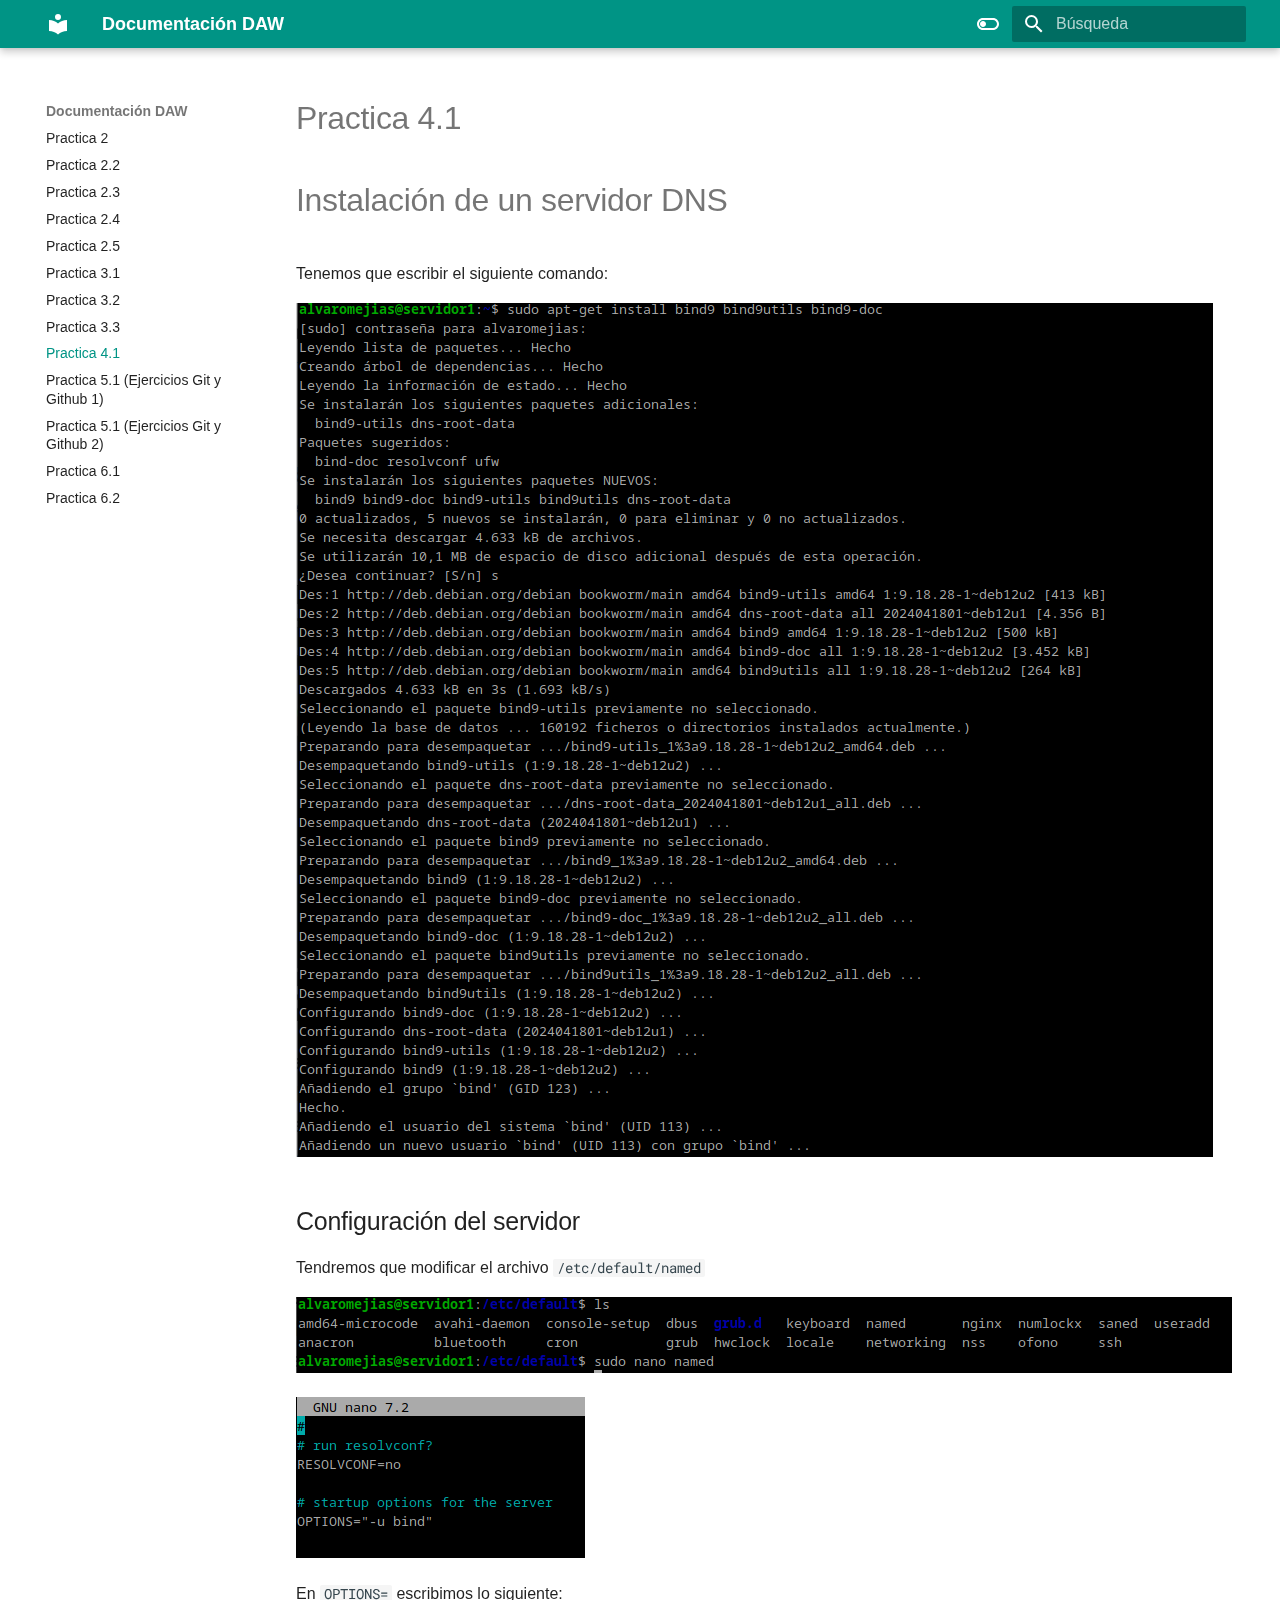
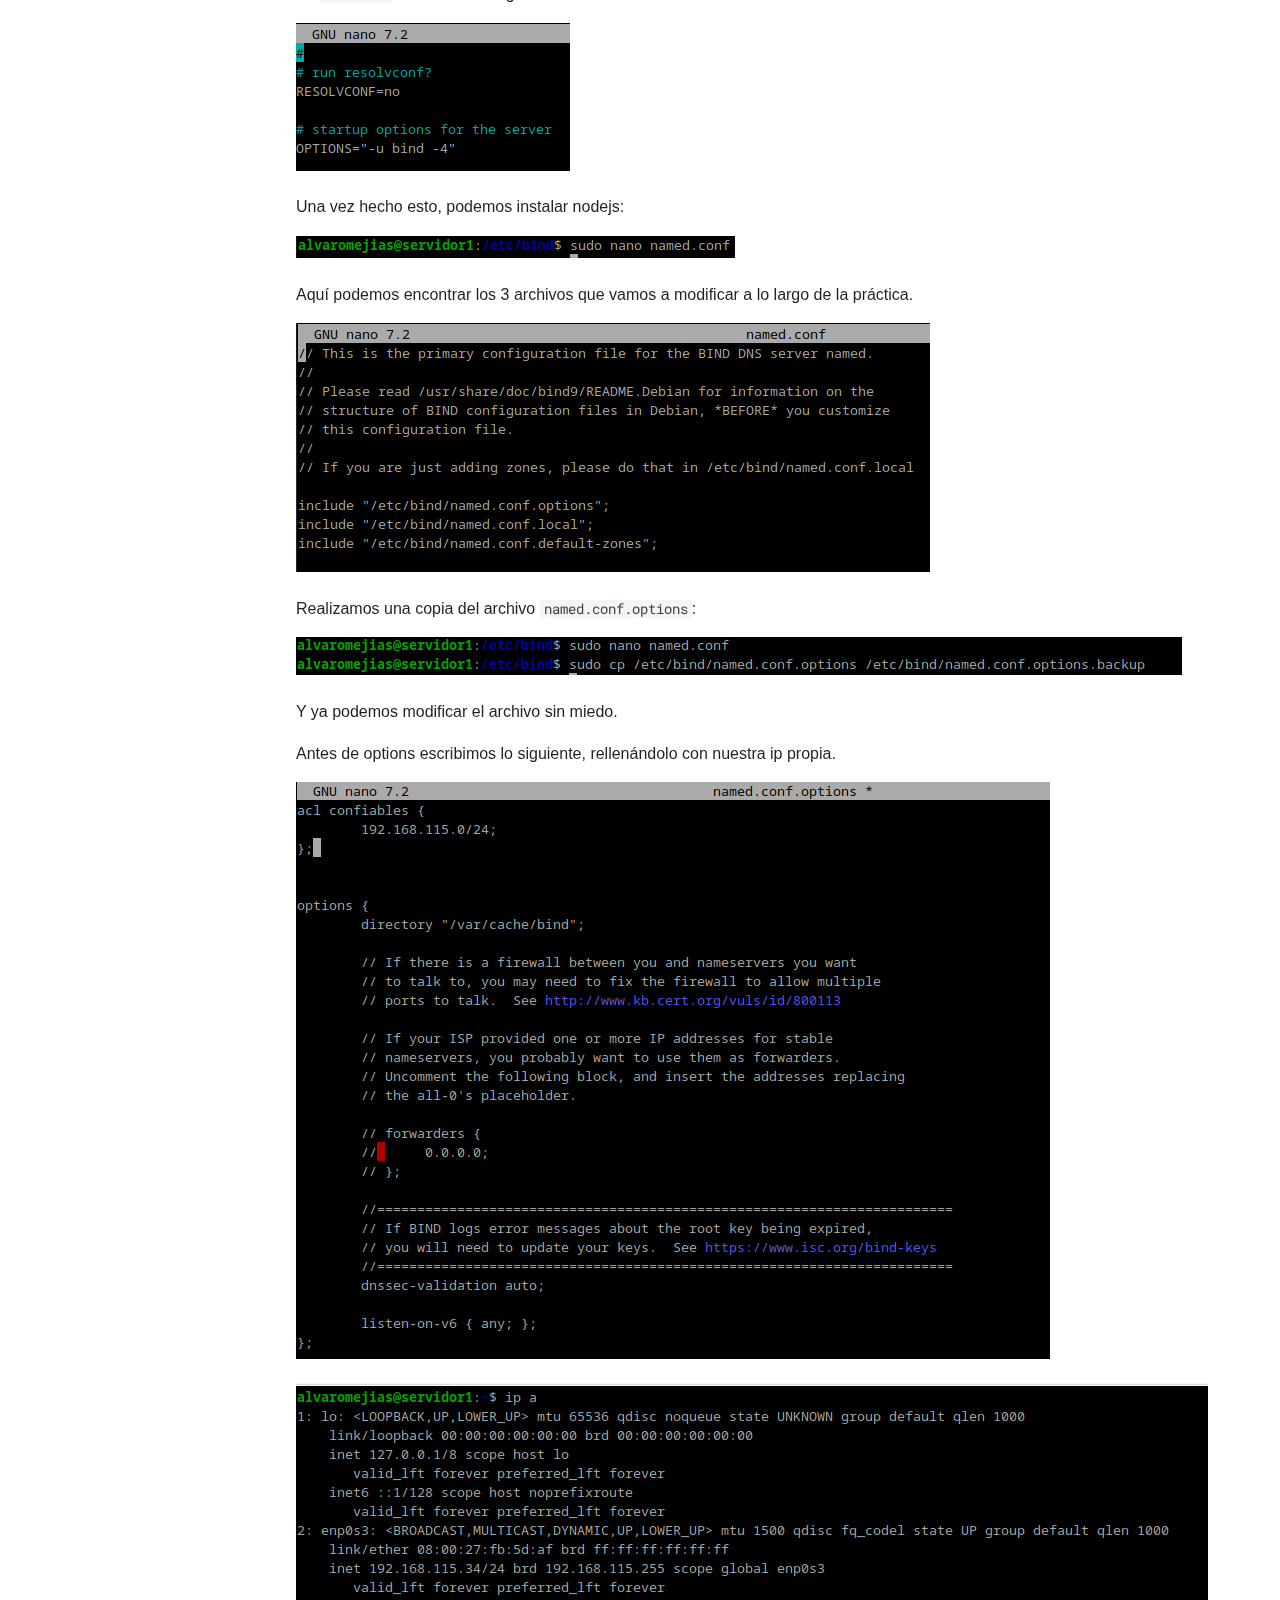
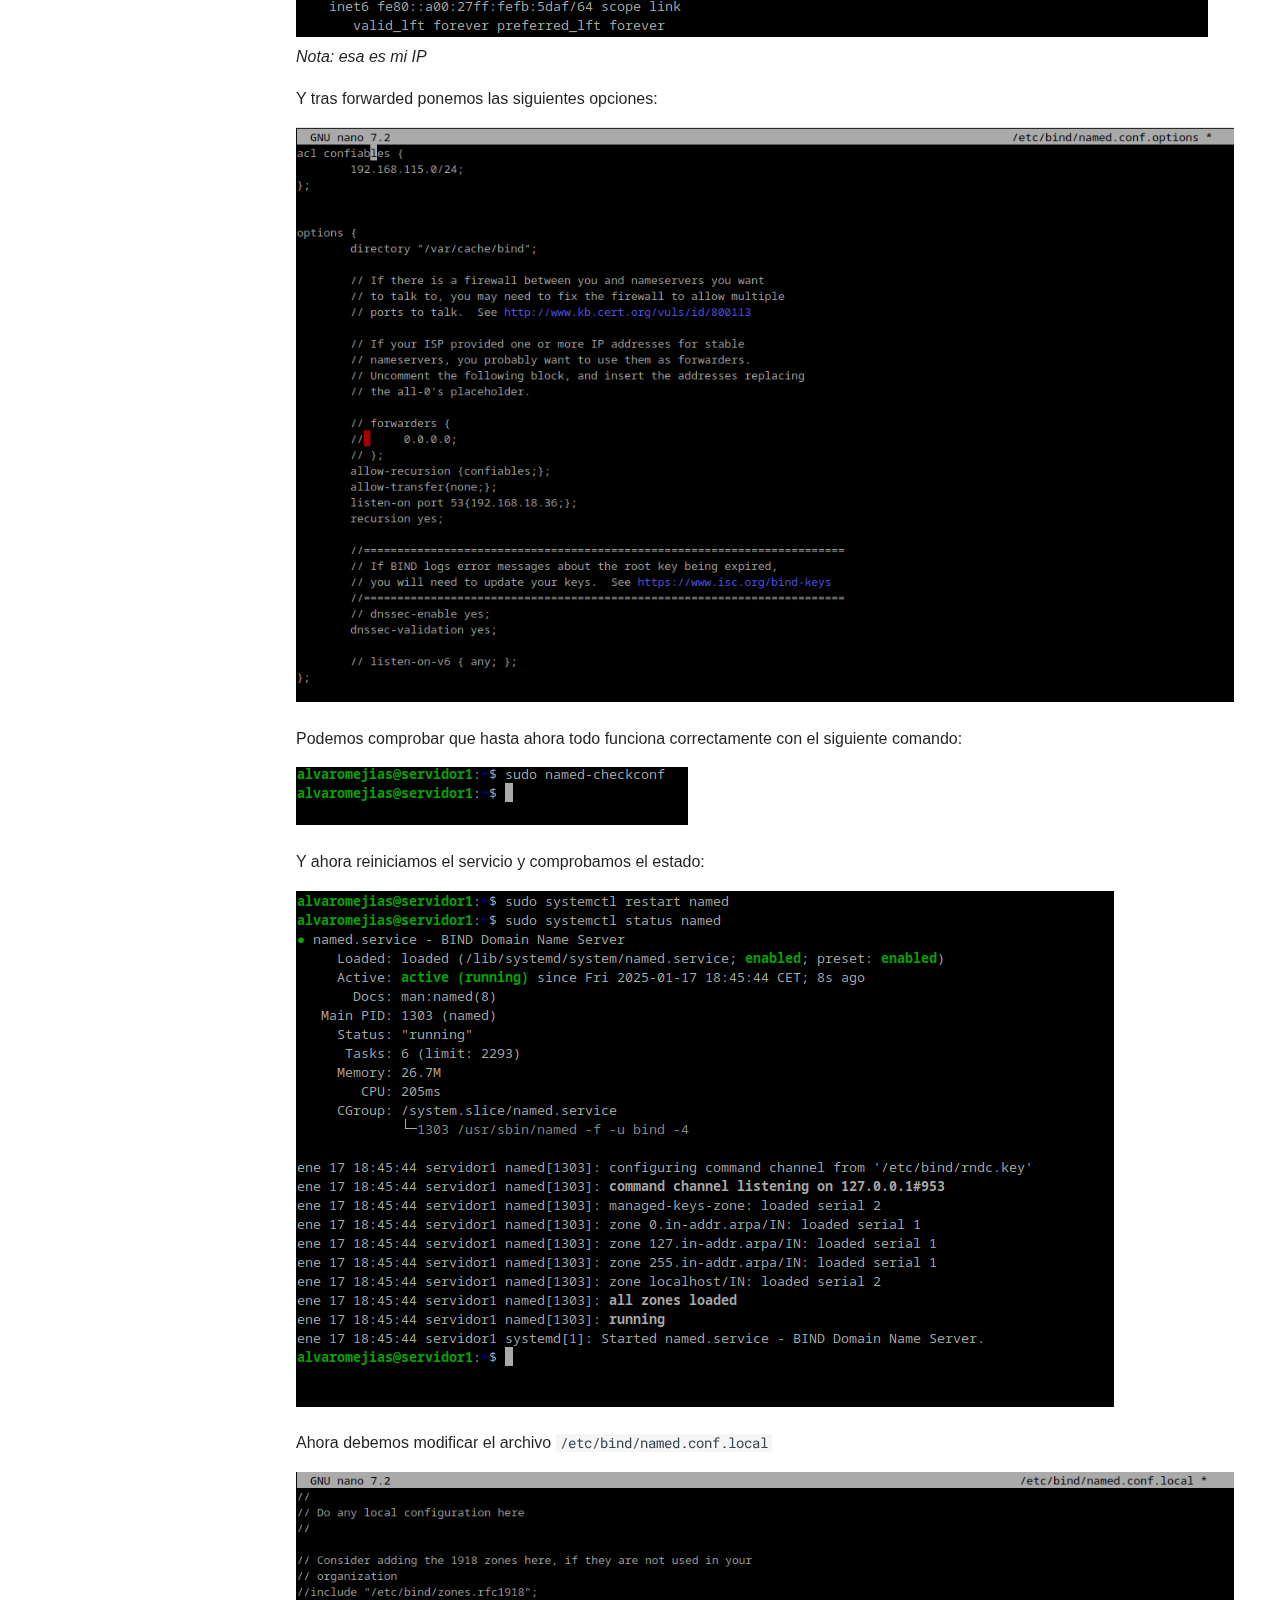
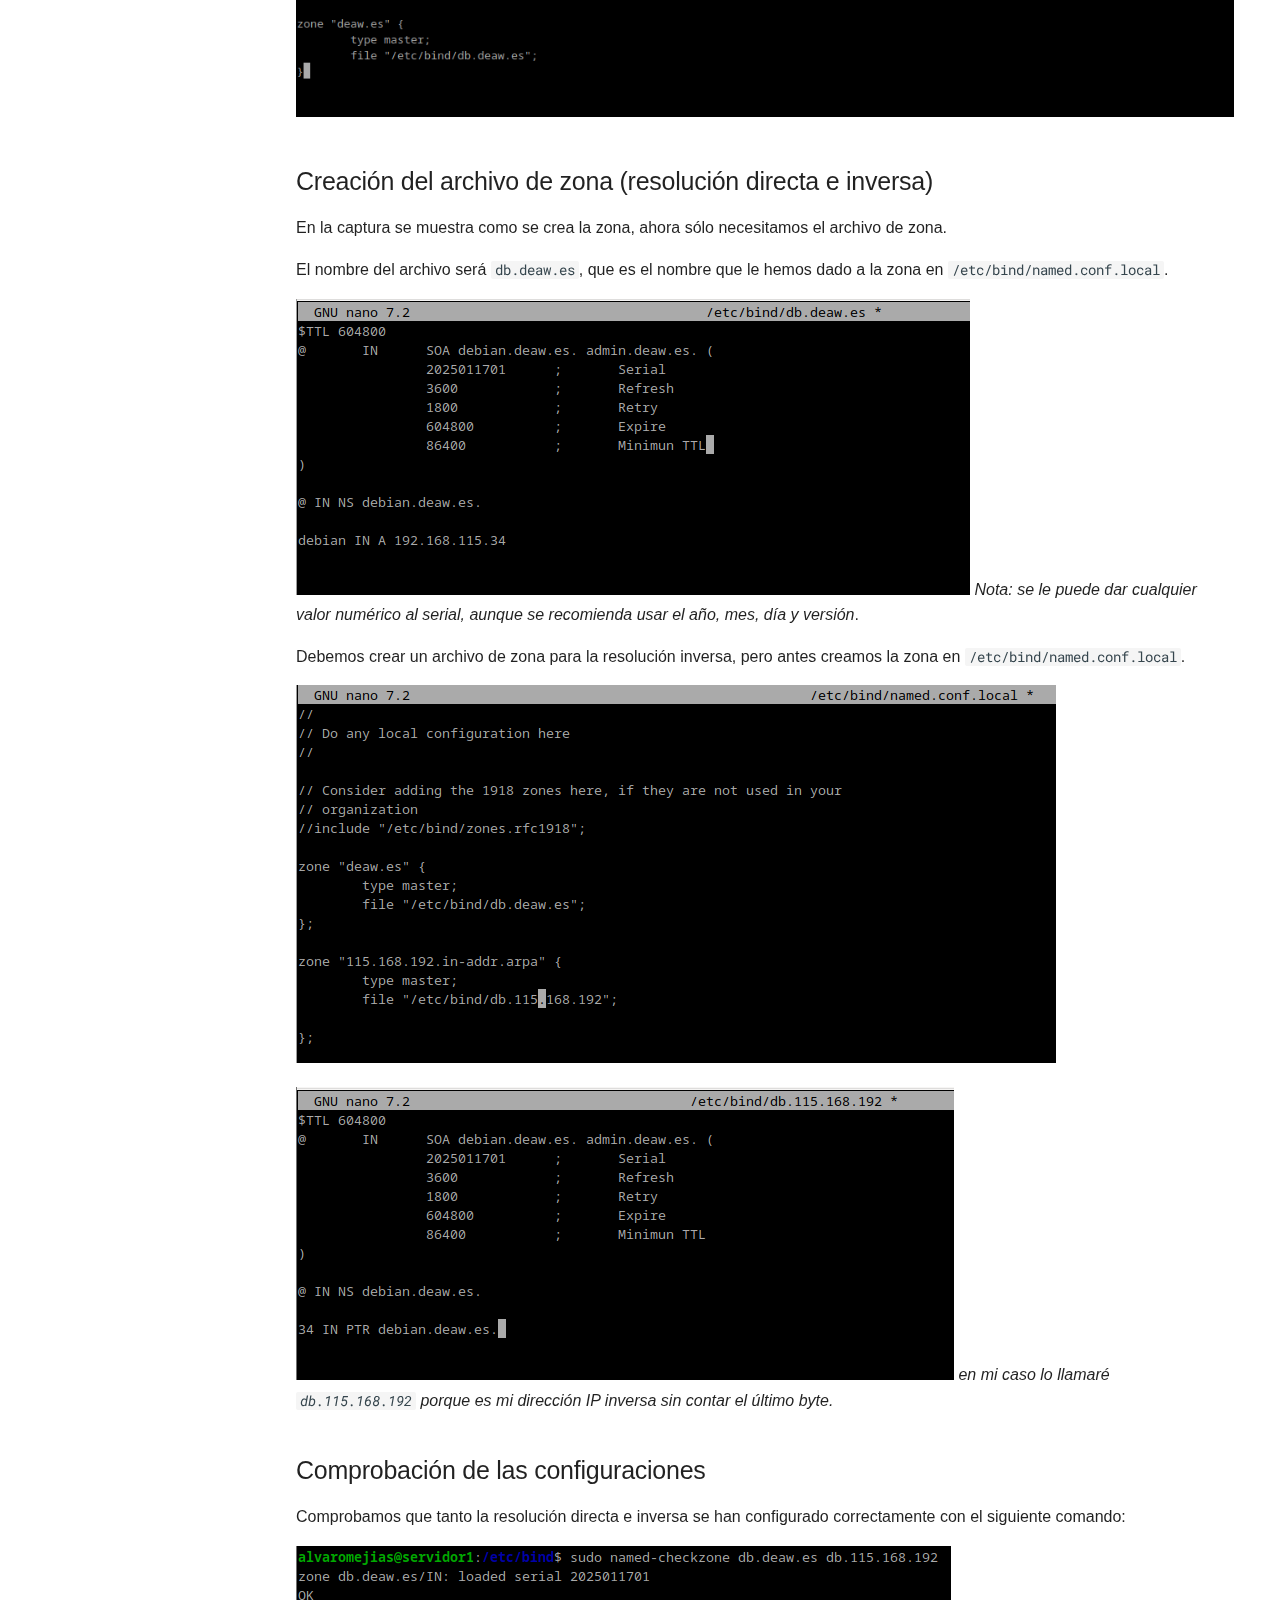
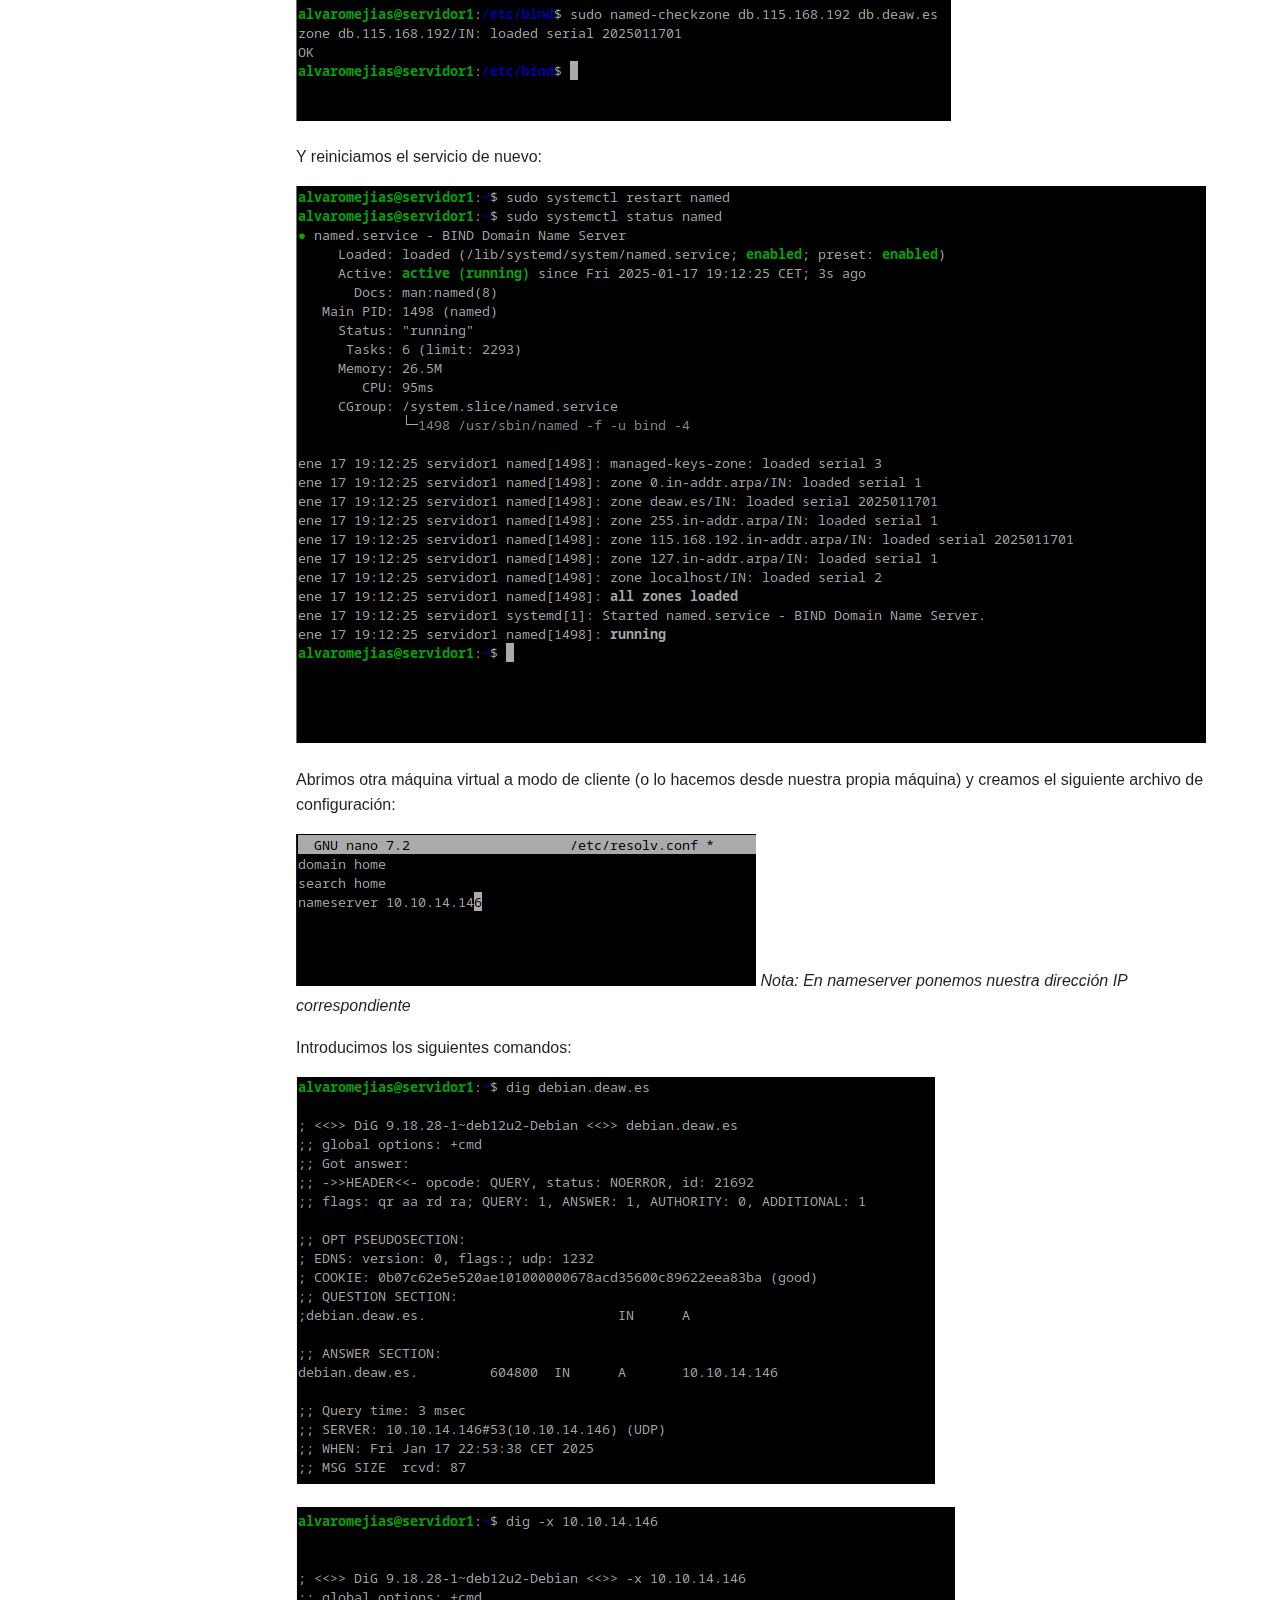
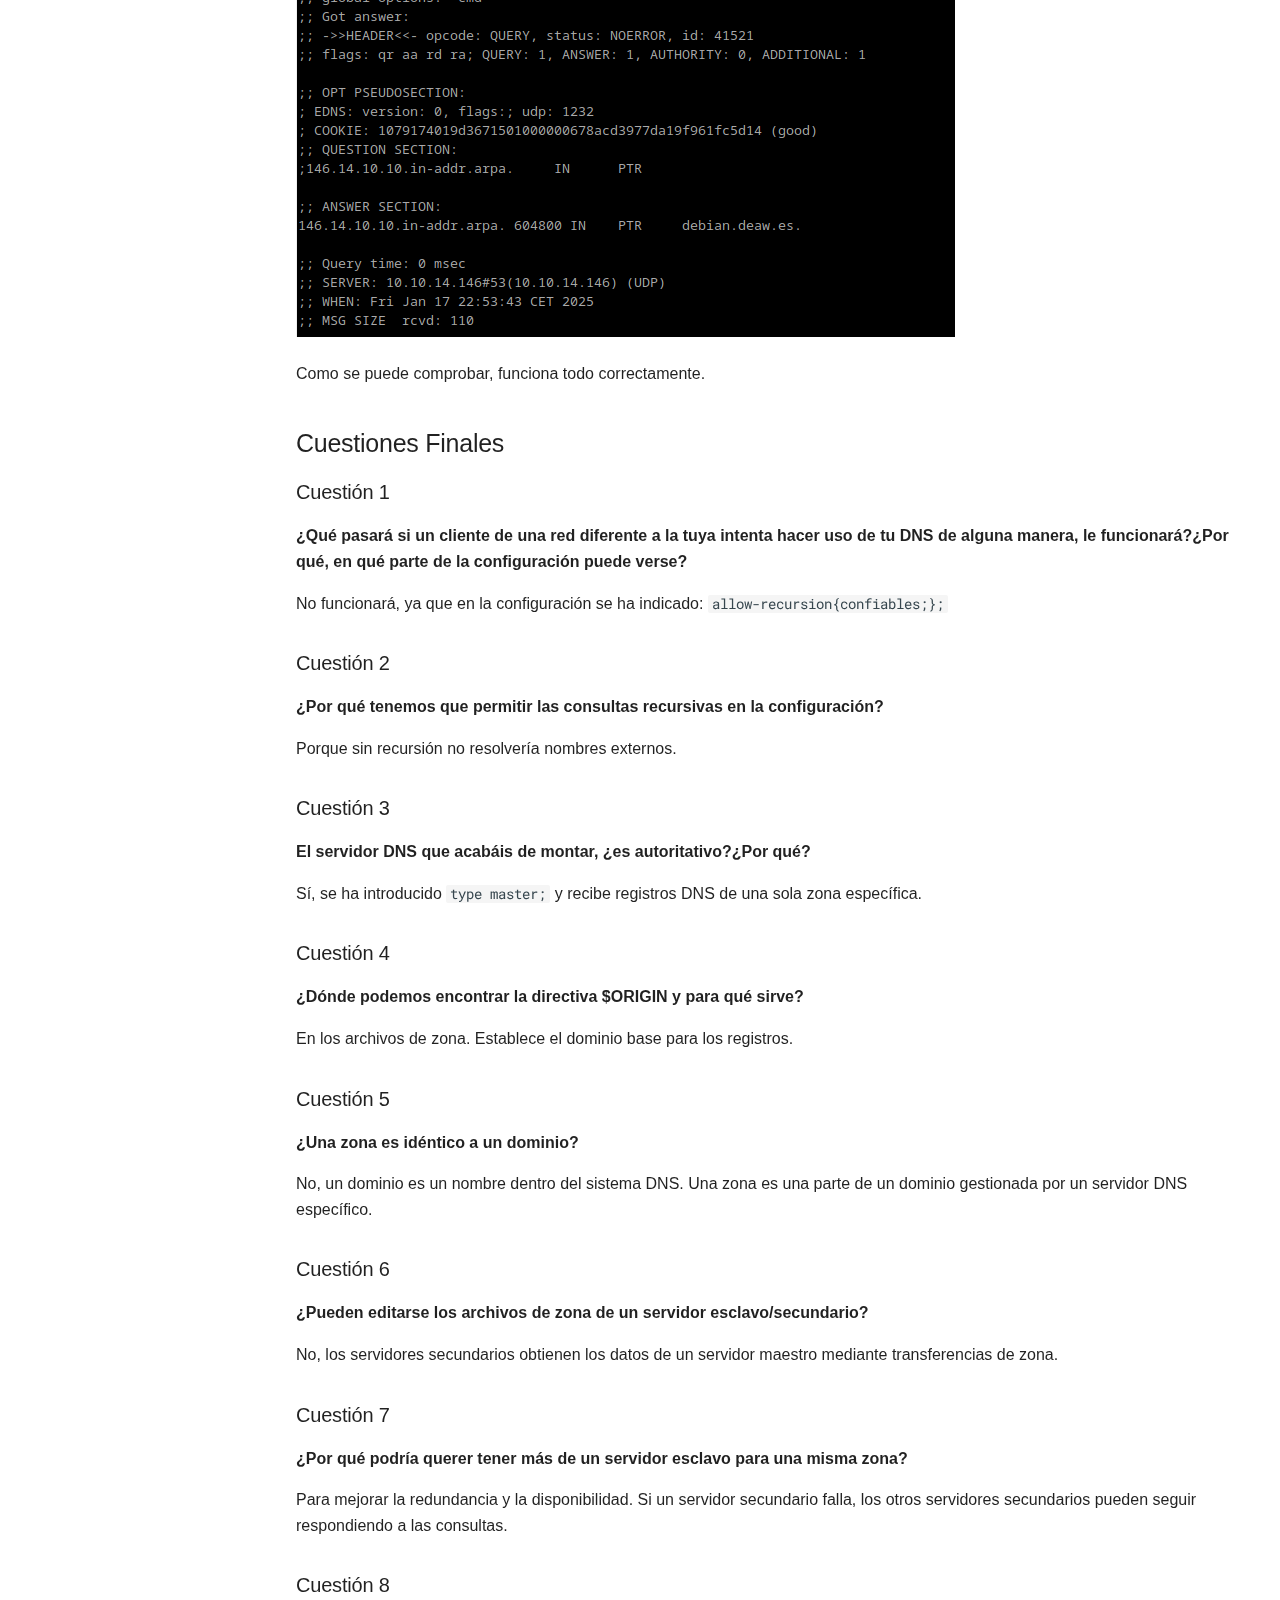
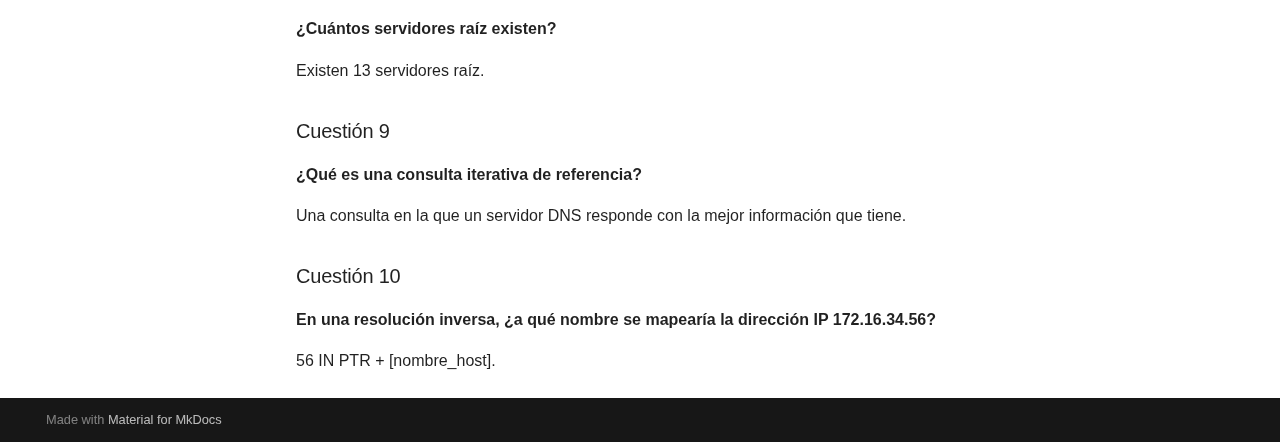
<file: Practicas/practica4.1/docs/index.html>
<!doctype html>
<html lang="es" class="no-js">
  <head>
    
      <meta charset="utf-8">
      <meta name="viewport" content="width=device-width,initial-scale=1">
      
        <meta name="description" content="Documentación de las prácticas">
      
      
        <meta name="author" content="Álvaro Mejías Benavente">
      
      
      
        <link rel="prev" href="../../practica3.3/docs/">
      
      
        <link rel="next" href="../../practica5.1/docs/">
      
      
      <link rel="icon" href="../../../assets/images/favicon.png">
      <meta name="generator" content="mkdocs-1.6.1, mkdocs-material-9.6.7">
    
    
      
        <title>Practica 4.1 - Documentación DAW</title>
      
    
    
      <link rel="stylesheet" href="../../../assets/stylesheets/main.8608ea7d.min.css">
      
        
        <link rel="stylesheet" href="../../../assets/stylesheets/palette.06af60db.min.css">
      
      


    
    
      
    
    
      
        
        
        <link rel="preconnect" href="https://fonts.gstatic.com" crossorigin>
        <link rel="stylesheet" href="https://fonts.googleapis.com/css?family=Verdana:300,300i,400,400i,700,700i%7CRoboto+Mono:400,400i,700,700i&display=fallback">
        <style>:root{--md-text-font:"Verdana";--md-code-font:"Roboto Mono"}</style>
      
    
    
    <script>__md_scope=new URL("../../..",location),__md_hash=e=>[...e].reduce(((e,_)=>(e<<5)-e+_.charCodeAt(0)),0),__md_get=(e,_=localStorage,t=__md_scope)=>JSON.parse(_.getItem(t.pathname+"."+e)),__md_set=(e,_,t=localStorage,a=__md_scope)=>{try{t.setItem(a.pathname+"."+e,JSON.stringify(_))}catch(e){}}</script>
    
      

    
    
    
  </head>
  
  
    
    
      
    
    
    
    
    <body dir="ltr" data-md-color-scheme="default" data-md-color-primary="teal" data-md-color-accent="light-green">
  
    
    <input class="md-toggle" data-md-toggle="drawer" type="checkbox" id="__drawer" autocomplete="off">
    <input class="md-toggle" data-md-toggle="search" type="checkbox" id="__search" autocomplete="off">
    <label class="md-overlay" for="__drawer"></label>
    <div data-md-component="skip">
      
        
        <a href="#practica-41" class="md-skip">
          Saltar a contenido
        </a>
      
    </div>
    <div data-md-component="announce">
      
    </div>
    
    
      

  

<header class="md-header md-header--shadow" data-md-component="header">
  <nav class="md-header__inner md-grid" aria-label="Cabecera">
    <a href="../../.." title="Documentación DAW" class="md-header__button md-logo" aria-label="Documentación DAW" data-md-component="logo">
      
  
  <svg xmlns="http://www.w3.org/2000/svg" viewBox="0 0 24 24"><path d="M12 8a3 3 0 0 0 3-3 3 3 0 0 0-3-3 3 3 0 0 0-3 3 3 3 0 0 0 3 3m0 3.54C9.64 9.35 6.5 8 3 8v11c3.5 0 6.64 1.35 9 3.54 2.36-2.19 5.5-3.54 9-3.54V8c-3.5 0-6.64 1.35-9 3.54"/></svg>

    </a>
    <label class="md-header__button md-icon" for="__drawer">
      
      <svg xmlns="http://www.w3.org/2000/svg" viewBox="0 0 24 24"><path d="M3 6h18v2H3zm0 5h18v2H3zm0 5h18v2H3z"/></svg>
    </label>
    <div class="md-header__title" data-md-component="header-title">
      <div class="md-header__ellipsis">
        <div class="md-header__topic">
          <span class="md-ellipsis">
            Documentación DAW
          </span>
        </div>
        <div class="md-header__topic" data-md-component="header-topic">
          <span class="md-ellipsis">
            
              Practica 4.1
            
          </span>
        </div>
      </div>
    </div>
    
      
        <form class="md-header__option" data-md-component="palette">
  
    
    
    
    <input class="md-option" data-md-color-media="" data-md-color-scheme="default" data-md-color-primary="teal" data-md-color-accent="light-green"  aria-label="Cambiar a modo oscuro"  type="radio" name="__palette" id="__palette_0">
    
      <label class="md-header__button md-icon" title="Cambiar a modo oscuro" for="__palette_1" hidden>
        <svg xmlns="http://www.w3.org/2000/svg" viewBox="0 0 24 24"><path d="M17 6H7c-3.31 0-6 2.69-6 6s2.69 6 6 6h10c3.31 0 6-2.69 6-6s-2.69-6-6-6m0 10H7c-2.21 0-4-1.79-4-4s1.79-4 4-4h10c2.21 0 4 1.79 4 4s-1.79 4-4 4M7 9c-1.66 0-3 1.34-3 3s1.34 3 3 3 3-1.34 3-3-1.34-3-3-3"/></svg>
      </label>
    
  
    
    
    
    <input class="md-option" data-md-color-media="" data-md-color-scheme="slate" data-md-color-primary="teal" data-md-color-accent="light-green"  aria-label="Cambiar a modo claro"  type="radio" name="__palette" id="__palette_1">
    
      <label class="md-header__button md-icon" title="Cambiar a modo claro" for="__palette_0" hidden>
        <svg xmlns="http://www.w3.org/2000/svg" viewBox="0 0 24 24"><path d="M17 7H7a5 5 0 0 0-5 5 5 5 0 0 0 5 5h10a5 5 0 0 0 5-5 5 5 0 0 0-5-5m0 8a3 3 0 0 1-3-3 3 3 0 0 1 3-3 3 3 0 0 1 3 3 3 3 0 0 1-3 3"/></svg>
      </label>
    
  
</form>
      
    
    
      <script>var palette=__md_get("__palette");if(palette&&palette.color){if("(prefers-color-scheme)"===palette.color.media){var media=matchMedia("(prefers-color-scheme: light)"),input=document.querySelector(media.matches?"[data-md-color-media='(prefers-color-scheme: light)']":"[data-md-color-media='(prefers-color-scheme: dark)']");palette.color.media=input.getAttribute("data-md-color-media"),palette.color.scheme=input.getAttribute("data-md-color-scheme"),palette.color.primary=input.getAttribute("data-md-color-primary"),palette.color.accent=input.getAttribute("data-md-color-accent")}for(var[key,value]of Object.entries(palette.color))document.body.setAttribute("data-md-color-"+key,value)}</script>
    
    
    
      <label class="md-header__button md-icon" for="__search">
        
        <svg xmlns="http://www.w3.org/2000/svg" viewBox="0 0 24 24"><path d="M9.5 3A6.5 6.5 0 0 1 16 9.5c0 1.61-.59 3.09-1.56 4.23l.27.27h.79l5 5-1.5 1.5-5-5v-.79l-.27-.27A6.52 6.52 0 0 1 9.5 16 6.5 6.5 0 0 1 3 9.5 6.5 6.5 0 0 1 9.5 3m0 2C7 5 5 7 5 9.5S7 14 9.5 14 14 12 14 9.5 12 5 9.5 5"/></svg>
      </label>
      <div class="md-search" data-md-component="search" role="dialog">
  <label class="md-search__overlay" for="__search"></label>
  <div class="md-search__inner" role="search">
    <form class="md-search__form" name="search">
      <input type="text" class="md-search__input" name="query" aria-label="Búsqueda" placeholder="Búsqueda" autocapitalize="off" autocorrect="off" autocomplete="off" spellcheck="false" data-md-component="search-query" required>
      <label class="md-search__icon md-icon" for="__search">
        
        <svg xmlns="http://www.w3.org/2000/svg" viewBox="0 0 24 24"><path d="M9.5 3A6.5 6.5 0 0 1 16 9.5c0 1.61-.59 3.09-1.56 4.23l.27.27h.79l5 5-1.5 1.5-5-5v-.79l-.27-.27A6.52 6.52 0 0 1 9.5 16 6.5 6.5 0 0 1 3 9.5 6.5 6.5 0 0 1 9.5 3m0 2C7 5 5 7 5 9.5S7 14 9.5 14 14 12 14 9.5 12 5 9.5 5"/></svg>
        
        <svg xmlns="http://www.w3.org/2000/svg" viewBox="0 0 24 24"><path d="M20 11v2H8l5.5 5.5-1.42 1.42L4.16 12l7.92-7.92L13.5 5.5 8 11z"/></svg>
      </label>
      <nav class="md-search__options" aria-label="Buscar">
        
        <button type="reset" class="md-search__icon md-icon" title="Limpiar" aria-label="Limpiar" tabindex="-1">
          
          <svg xmlns="http://www.w3.org/2000/svg" viewBox="0 0 24 24"><path d="M19 6.41 17.59 5 12 10.59 6.41 5 5 6.41 10.59 12 5 17.59 6.41 19 12 13.41 17.59 19 19 17.59 13.41 12z"/></svg>
        </button>
      </nav>
      
        <div class="md-search__suggest" data-md-component="search-suggest"></div>
      
    </form>
    <div class="md-search__output">
      <div class="md-search__scrollwrap" tabindex="0" data-md-scrollfix>
        <div class="md-search-result" data-md-component="search-result">
          <div class="md-search-result__meta">
            Inicializando búsqueda
          </div>
          <ol class="md-search-result__list" role="presentation"></ol>
        </div>
      </div>
    </div>
  </div>
</div>
    
    
  </nav>
  
</header>
    
    <div class="md-container" data-md-component="container">
      
      
        
          
        
      
      <main class="md-main" data-md-component="main">
        <div class="md-main__inner md-grid">
          
            
              
              <div class="md-sidebar md-sidebar--primary" data-md-component="sidebar" data-md-type="navigation" >
                <div class="md-sidebar__scrollwrap">
                  <div class="md-sidebar__inner">
                    



  

<nav class="md-nav md-nav--primary md-nav--integrated" aria-label="Navegación" data-md-level="0">
  <label class="md-nav__title" for="__drawer">
    <a href="../../.." title="Documentación DAW" class="md-nav__button md-logo" aria-label="Documentación DAW" data-md-component="logo">
      
  
  <svg xmlns="http://www.w3.org/2000/svg" viewBox="0 0 24 24"><path d="M12 8a3 3 0 0 0 3-3 3 3 0 0 0-3-3 3 3 0 0 0-3 3 3 3 0 0 0 3 3m0 3.54C9.64 9.35 6.5 8 3 8v11c3.5 0 6.64 1.35 9 3.54 2.36-2.19 5.5-3.54 9-3.54V8c-3.5 0-6.64 1.35-9 3.54"/></svg>

    </a>
    Documentación DAW
  </label>
  
  <ul class="md-nav__list" data-md-scrollfix>
    
      
      
  
  
  
  
    <li class="md-nav__item">
      <a href="../../practica2/docs/" class="md-nav__link">
        
  
  <span class="md-ellipsis">
    Practica 2
    
  </span>
  

      </a>
    </li>
  

    
      
      
  
  
  
  
    <li class="md-nav__item">
      <a href="../../practica2.2/docs/" class="md-nav__link">
        
  
  <span class="md-ellipsis">
    Practica 2.2
    
  </span>
  

      </a>
    </li>
  

    
      
      
  
  
  
  
    <li class="md-nav__item">
      <a href="../../practica2.3/docs/" class="md-nav__link">
        
  
  <span class="md-ellipsis">
    Practica 2.3
    
  </span>
  

      </a>
    </li>
  

    
      
      
  
  
  
  
    <li class="md-nav__item">
      <a href="../../practica2.4/docs/" class="md-nav__link">
        
  
  <span class="md-ellipsis">
    Practica 2.4
    
  </span>
  

      </a>
    </li>
  

    
      
      
  
  
  
  
    <li class="md-nav__item">
      <a href="../../practica2.5/docs/" class="md-nav__link">
        
  
  <span class="md-ellipsis">
    Practica 2.5
    
  </span>
  

      </a>
    </li>
  

    
      
      
  
  
  
  
    <li class="md-nav__item">
      <a href="../../practica3.1/docs/" class="md-nav__link">
        
  
  <span class="md-ellipsis">
    Practica 3.1
    
  </span>
  

      </a>
    </li>
  

    
      
      
  
  
  
  
    <li class="md-nav__item">
      <a href="../../practica3.2/docs/" class="md-nav__link">
        
  
  <span class="md-ellipsis">
    Practica 3.2
    
  </span>
  

      </a>
    </li>
  

    
      
      
  
  
  
  
    <li class="md-nav__item">
      <a href="../../practica3.3/docs/" class="md-nav__link">
        
  
  <span class="md-ellipsis">
    Practica 3.3
    
  </span>
  

      </a>
    </li>
  

    
      
      
  
  
    
  
  
  
    <li class="md-nav__item md-nav__item--active">
      
      <input class="md-nav__toggle md-toggle" type="checkbox" id="__toc">
      
      
        
      
      
      <a href="./" class="md-nav__link md-nav__link--active">
        
  
  <span class="md-ellipsis">
    Practica 4.1
    
  </span>
  

      </a>
      
    </li>
  

    
      
      
  
  
  
  
    <li class="md-nav__item">
      <a href="../../practica5.1/docs/" class="md-nav__link">
        
  
  <span class="md-ellipsis">
    Practica 5.1 (Ejercicios Git y Github 1)
    
  </span>
  

      </a>
    </li>
  

    
      
      
  
  
  
  
    <li class="md-nav__item">
      <a href="../../practica5.2/docs/" class="md-nav__link">
        
  
  <span class="md-ellipsis">
    Practica 5.1 (Ejercicios Git y Github 2)
    
  </span>
  

      </a>
    </li>
  

    
      
      
  
  
  
  
    <li class="md-nav__item">
      <a href="../../practica6.1/docs/" class="md-nav__link">
        
  
  <span class="md-ellipsis">
    Practica 6.1
    
  </span>
  

      </a>
    </li>
  

    
      
      
  
  
  
  
    <li class="md-nav__item">
      <a href="../../practica6.2/docs/" class="md-nav__link">
        
  
  <span class="md-ellipsis">
    Practica 6.2
    
  </span>
  

      </a>
    </li>
  

    
  </ul>
</nav>
                  </div>
                </div>
              </div>
            
            
          
          
            <div class="md-content" data-md-component="content">
              <article class="md-content__inner md-typeset">
                
                  



<h1 id="practica-41">Practica 4.1<a class="headerlink" href="#practica-41" title="Permanent link">&para;</a></h1>
<h1 id="instalacion-de-un-servidor-dns">Instalación de un servidor DNS<a class="headerlink" href="#instalacion-de-un-servidor-dns" title="Permanent link">&para;</a></h1>
<p>Tenemos que escribir el siguiente comando:</p>
<p><img alt="captura1" src="assets/images/1.PNG" /></p>
<h2 id="configuracion-del-servidor">Configuración del servidor<a class="headerlink" href="#configuracion-del-servidor" title="Permanent link">&para;</a></h2>
<p>Tendremos que modificar el archivo <code>/etc/default/named</code></p>
<p><img alt="captura2" src="assets/images/2.PNG" /></p>
<p><img alt="captura3" src="assets/images/3.PNG" /></p>
<p>En <code>OPTIONS=</code> escribimos lo siguiente:</p>
<p><img alt="captura4" src="assets/images/4.PNG" /></p>
<p>Una vez hecho esto, podemos instalar nodejs:</p>
<p><img alt="captura5" src="assets/images/5.PNG" /></p>
<p>Aquí podemos encontrar los 3 archivos que vamos a modificar a lo largo de la práctica.</p>
<p><img alt="captura6" src="assets/images/6.PNG" /></p>
<p>Realizamos una copia del archivo <code>named.conf.options</code>:</p>
<p><img alt="captura7" src="assets/images/7.PNG" /></p>
<p>Y ya podemos modificar el archivo sin miedo.</p>
<p>Antes de options escribimos lo siguiente, rellenándolo con nuestra ip propia.</p>
<p><img alt="captura8" src="assets/images/8.PNG" /></p>
<p><img alt="captura11" src="assets/images/11.PNG" />
<em>Nota: esa es mi IP</em></p>
<p>Y tras forwarded ponemos las siguientes opciones:</p>
<p><img alt="captura10" src="assets/images/10.PNG" /></p>
<p>Podemos comprobar que hasta ahora todo funciona correctamente con el siguiente comando:</p>
<p><img alt="captura12" src="assets/images/12.PNG" /></p>
<p>Y ahora reiniciamos el servicio y comprobamos el estado:</p>
<p><img alt="captura13" src="assets/images/13.PNG" /></p>
<p>Ahora debemos modificar el archivo <code>/etc/bind/named.conf.local</code></p>
<p><img alt="captura14" src="assets/images/14.PNG" /></p>
<h2 id="creacion-del-archivo-de-zona-resolucion-directa-e-inversa">Creación del archivo de zona (resolución directa e inversa)<a class="headerlink" href="#creacion-del-archivo-de-zona-resolucion-directa-e-inversa" title="Permanent link">&para;</a></h2>
<p>En la captura se muestra como se crea la zona, ahora sólo necesitamos el archivo de zona.</p>
<p>El nombre del archivo será <code>db.deaw.es</code>, que es el nombre que le hemos dado a la zona en <code>/etc/bind/named.conf.local</code>.</p>
<p><img alt="captura15" src="assets/images/15.PNG" />
<em>Nota: se le puede dar cualquier valor numérico al serial, aunque se recomienda usar el año, mes, día y versión</em>.</p>
<p>Debemos crear un archivo de zona para la resolución inversa, pero antes creamos la zona en <code>/etc/bind/named.conf.local</code>.</p>
<p><img alt="captura16" src="assets/images/16.PNG" /></p>
<p><img alt="captura17" src="assets/images/17.PNG" />
<em>en mi caso lo llamaré <code>db.115.168.192</code> porque es mi dirección IP inversa sin contar el último byte.</em></p>
<h2 id="comprobacion-de-las-configuraciones">Comprobación de las configuraciones<a class="headerlink" href="#comprobacion-de-las-configuraciones" title="Permanent link">&para;</a></h2>
<p>Comprobamos que tanto la resolución directa e inversa se han configurado correctamente con el siguiente comando:</p>
<p><img alt="captura18" src="assets/images/18.PNG" /></p>
<p>Y reiniciamos el servicio de nuevo:</p>
<p><img alt="captura19" src="assets/images/19.PNG" /></p>
<p>Abrimos otra máquina virtual a modo de cliente (o lo hacemos desde nuestra propia máquina) y creamos el siguiente archivo de configuración:</p>
<p><img alt="captura20" src="assets/images/20.PNG" />
<em>Nota: En nameserver ponemos nuestra dirección IP correspondiente</em></p>
<p>Introducimos los siguientes comandos:</p>
<p><img alt="captura21" src="assets/images/21.PNG" /></p>
<p><img alt="captura22" src="assets/images/22.PNG" /></p>
<p>Como se puede comprobar, funciona todo correctamente.</p>
<h2 id="cuestiones-finales">Cuestiones Finales<a class="headerlink" href="#cuestiones-finales" title="Permanent link">&para;</a></h2>
<h3 id="cuestion-1">Cuestión 1<a class="headerlink" href="#cuestion-1" title="Permanent link">&para;</a></h3>
<p><strong>¿Qué pasará si un cliente de una red diferente a la tuya intenta hacer uso de tu DNS de alguna manera, le funcionará?¿Por qué, en qué parte de la configuración puede verse?</strong></p>
<p>No funcionará, ya que en la configuración se ha indicado: <code>allow-recursion{confiables;};</code></p>
<h3 id="cuestion-2">Cuestión 2<a class="headerlink" href="#cuestion-2" title="Permanent link">&para;</a></h3>
<p><strong>¿Por qué tenemos que permitir las consultas recursivas en la configuración?</strong></p>
<p>Porque sin recursión no resolvería nombres externos.</p>
<h3 id="cuestion-3">Cuestión 3<a class="headerlink" href="#cuestion-3" title="Permanent link">&para;</a></h3>
<p><strong>El servidor DNS que acabáis de montar, ¿es autoritativo?¿Por qué?</strong></p>
<p>Sí, se ha introducido <code>type master;</code> y recibe registros DNS de una sola zona específica.</p>
<h3 id="cuestion-4">Cuestión 4<a class="headerlink" href="#cuestion-4" title="Permanent link">&para;</a></h3>
<p><strong>¿Dónde podemos encontrar la directiva $ORIGIN y para qué sirve?</strong></p>
<p>En los archivos de zona. Establece el dominio base para los registros.</p>
<h3 id="cuestion-5">Cuestión 5<a class="headerlink" href="#cuestion-5" title="Permanent link">&para;</a></h3>
<p><strong>¿Una zona es idéntico a un dominio?</strong></p>
<p>No, un dominio es un nombre dentro del sistema DNS. Una zona es una parte de un dominio gestionada por un servidor DNS específico.</p>
<h3 id="cuestion-6">Cuestión 6<a class="headerlink" href="#cuestion-6" title="Permanent link">&para;</a></h3>
<p><strong>¿Pueden editarse los archivos de zona de un servidor esclavo/secundario?</strong></p>
<p>No, los servidores secundarios obtienen los datos de un servidor maestro mediante transferencias de zona.</p>
<h3 id="cuestion-7">Cuestión 7<a class="headerlink" href="#cuestion-7" title="Permanent link">&para;</a></h3>
<p><strong>¿Por qué podría querer tener más de un servidor esclavo para una misma zona?</strong></p>
<p>Para mejorar la redundancia y la disponibilidad. Si un servidor secundario falla, los otros servidores secundarios pueden seguir respondiendo a las consultas.</p>
<h3 id="cuestion-8">Cuestión 8<a class="headerlink" href="#cuestion-8" title="Permanent link">&para;</a></h3>
<p><strong>¿Cuántos servidores raíz existen?</strong></p>
<p>Existen 13 servidores raíz.</p>
<h3 id="cuestion-9">Cuestión 9<a class="headerlink" href="#cuestion-9" title="Permanent link">&para;</a></h3>
<p><strong>¿Qué es una consulta iterativa de referencia?</strong></p>
<p>Una consulta en la que un servidor DNS responde con la mejor información que tiene.</p>
<h3 id="cuestion-10">Cuestión 10<a class="headerlink" href="#cuestion-10" title="Permanent link">&para;</a></h3>
<p><strong>En una resolución inversa, ¿a qué nombre se mapearía la dirección IP 172.16.34.56?</strong></p>
<p>56 IN PTR + [nombre_host].</p>












                
              </article>
            </div>
          
          
  <script>var tabs=__md_get("__tabs");if(Array.isArray(tabs))e:for(var set of document.querySelectorAll(".tabbed-set")){var labels=set.querySelector(".tabbed-labels");for(var tab of tabs)for(var label of labels.getElementsByTagName("label"))if(label.innerText.trim()===tab){var input=document.getElementById(label.htmlFor);input.checked=!0;continue e}}</script>

<script>var target=document.getElementById(location.hash.slice(1));target&&target.name&&(target.checked=target.name.startsWith("__tabbed_"))</script>
        </div>
        
      </main>
      
        <footer class="md-footer">
  
  <div class="md-footer-meta md-typeset">
    <div class="md-footer-meta__inner md-grid">
      <div class="md-copyright">
  
  
    Made with
    <a href="https://squidfunk.github.io/mkdocs-material/" target="_blank" rel="noopener">
      Material for MkDocs
    </a>
  
</div>
      
    </div>
  </div>
</footer>
      
    </div>
    <div class="md-dialog" data-md-component="dialog">
      <div class="md-dialog__inner md-typeset"></div>
    </div>
    
    
    <script id="__config" type="application/json">{"base": "../../..", "features": ["toc.integrate", "header.autohide", "announce.dismiss", "search.suggest", "search.highlight", "content.tabs.link", "content.code.annotation", "content.code.copy"], "search": "../../../assets/javascripts/workers/search.f8cc74c7.min.js", "translations": {"clipboard.copied": "Copiado al portapapeles", "clipboard.copy": "Copiar al portapapeles", "search.result.more.one": "1 m\u00e1s en esta p\u00e1gina", "search.result.more.other": "# m\u00e1s en esta p\u00e1gina", "search.result.none": "No se encontraron documentos", "search.result.one": "1 documento encontrado", "search.result.other": "# documentos encontrados", "search.result.placeholder": "Teclee para comenzar b\u00fasqueda", "search.result.term.missing": "Falta", "select.version": "Seleccionar versi\u00f3n"}}</script>
    
    
      <script src="../../../assets/javascripts/bundle.c8b220af.min.js"></script>
      
    
  </body>
</html>
</file>
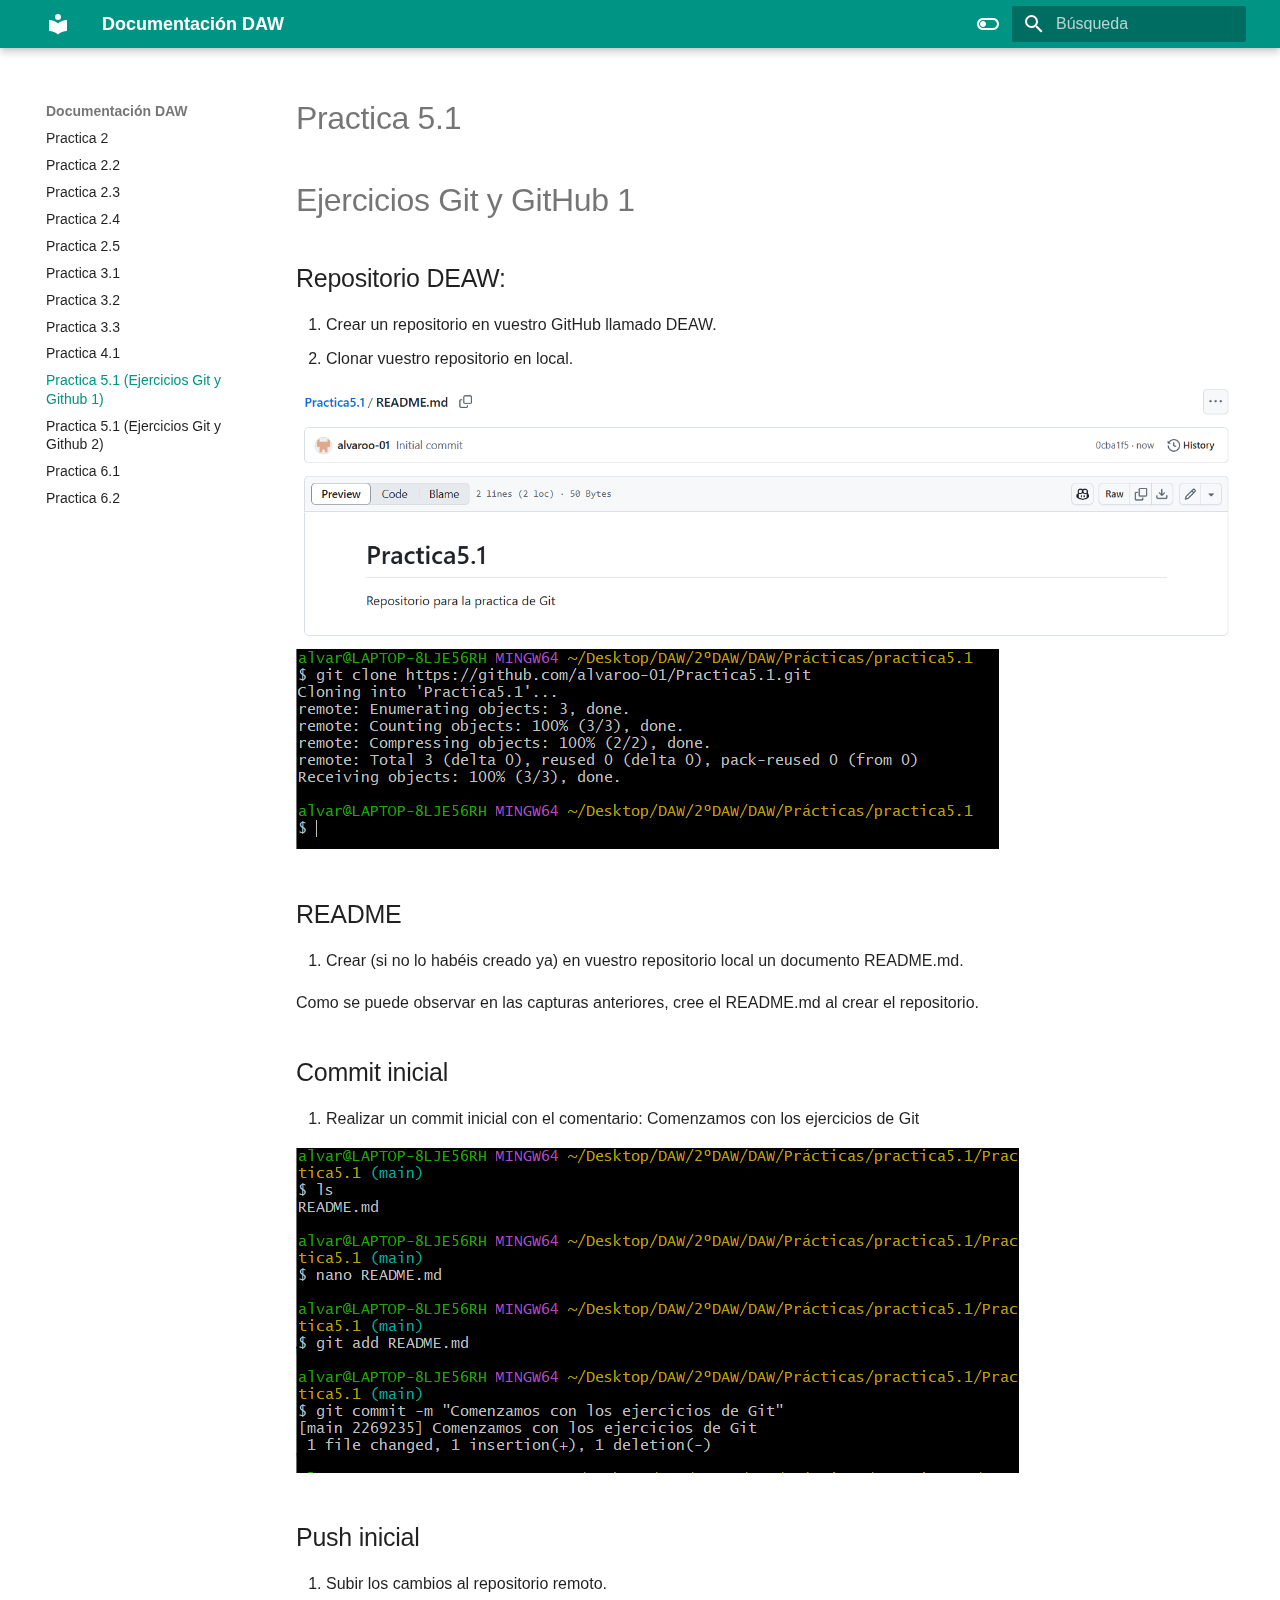
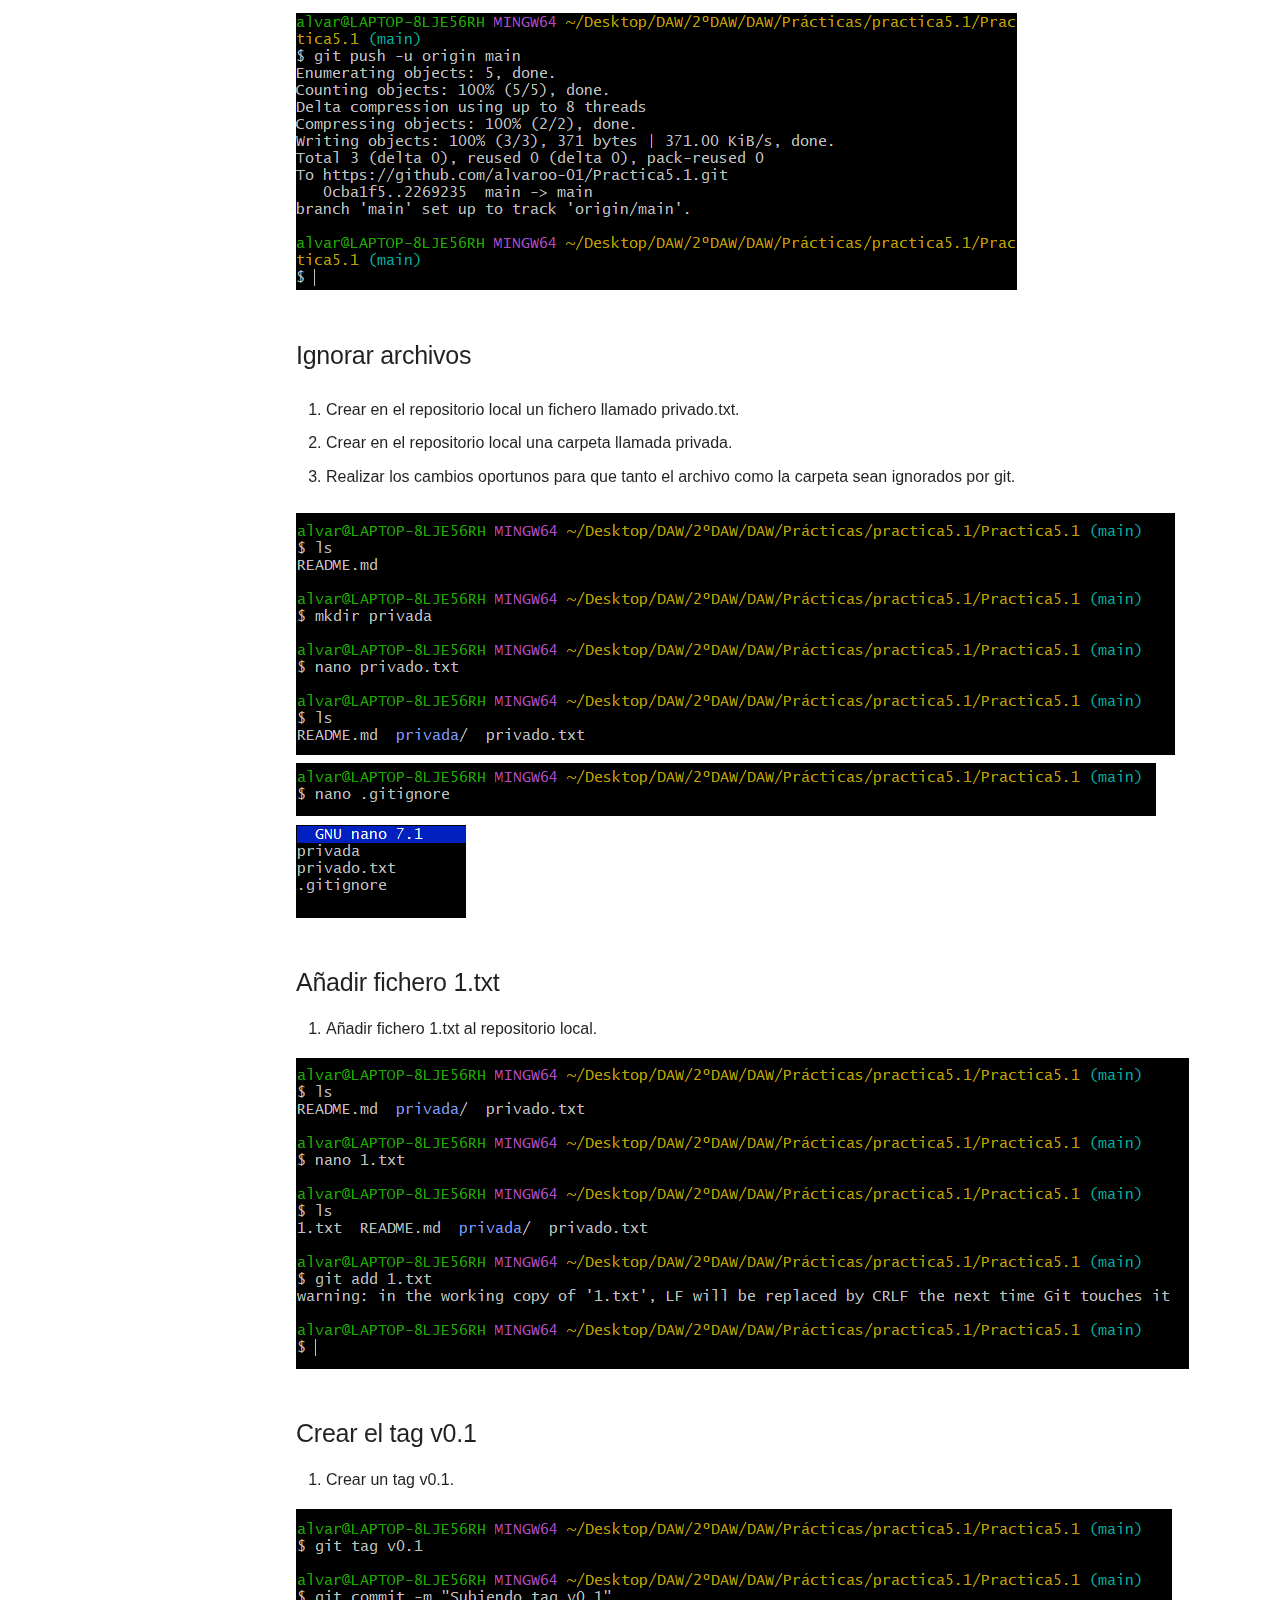
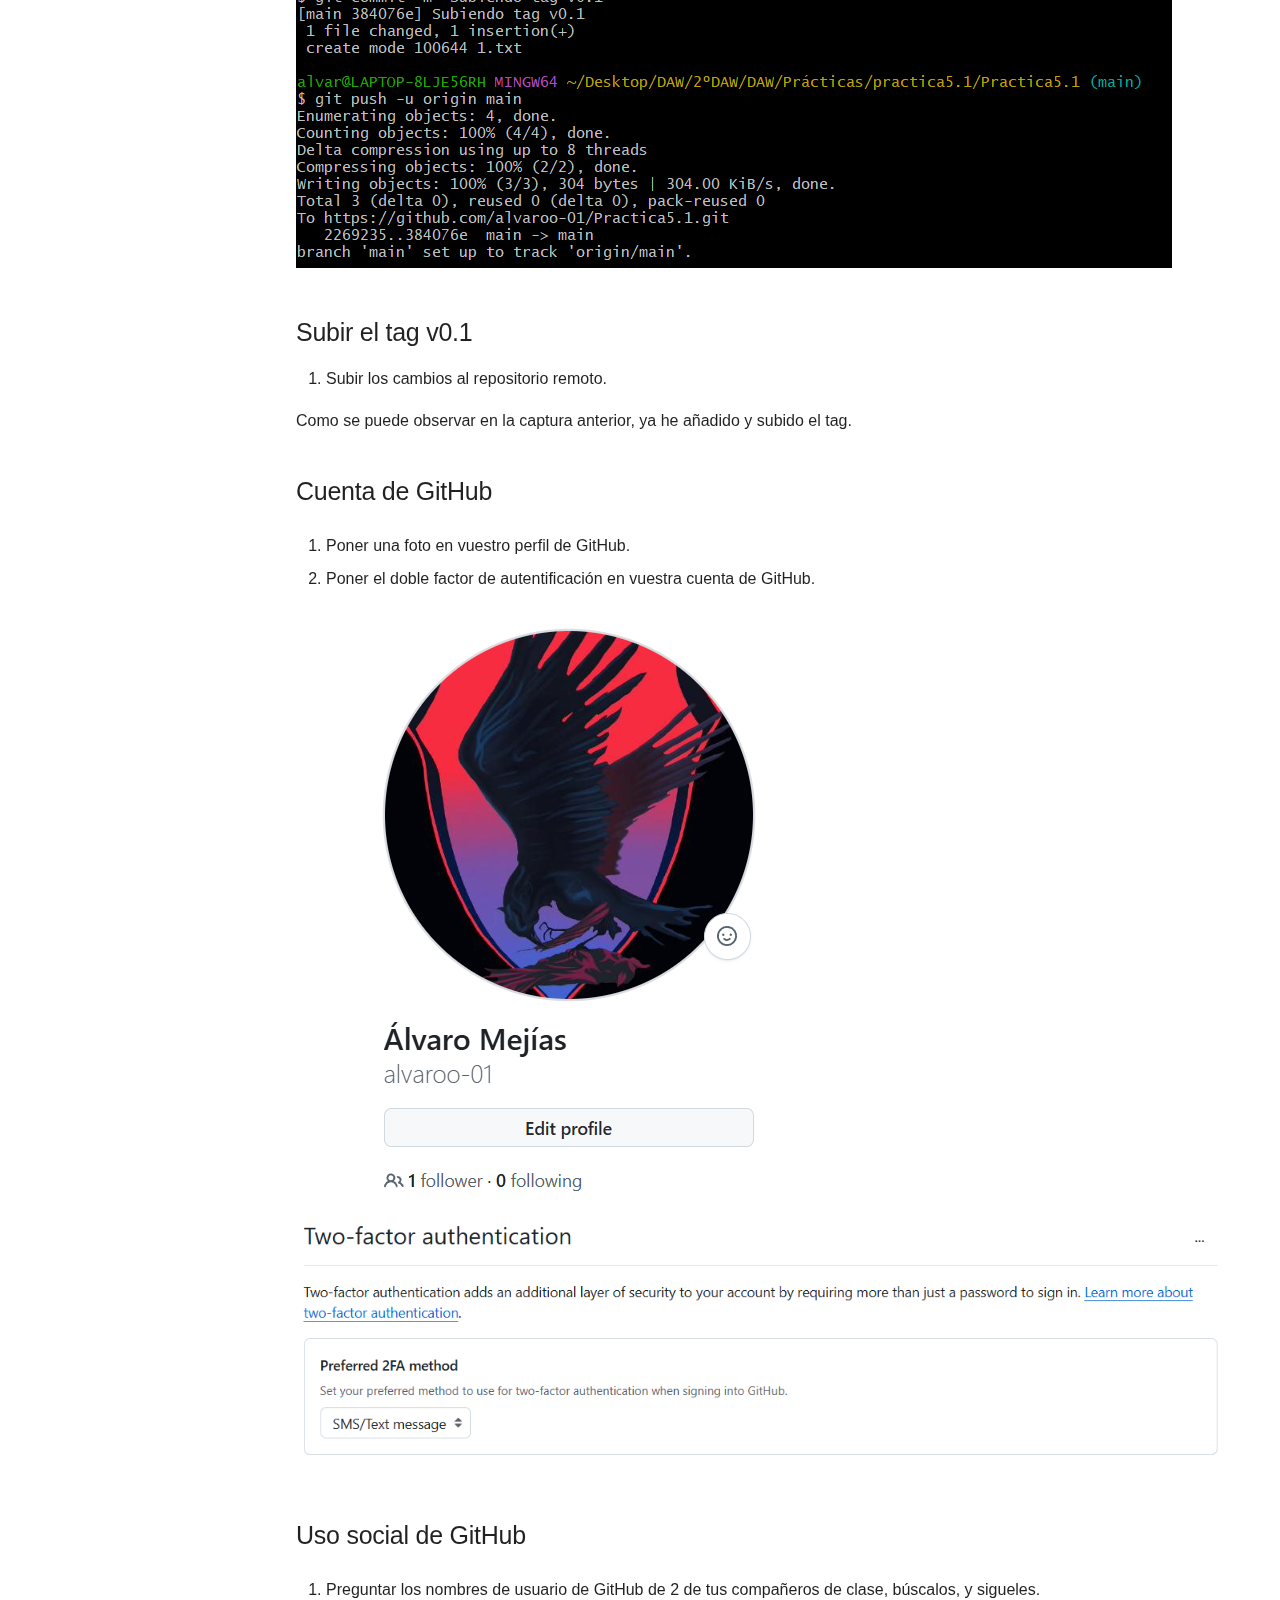
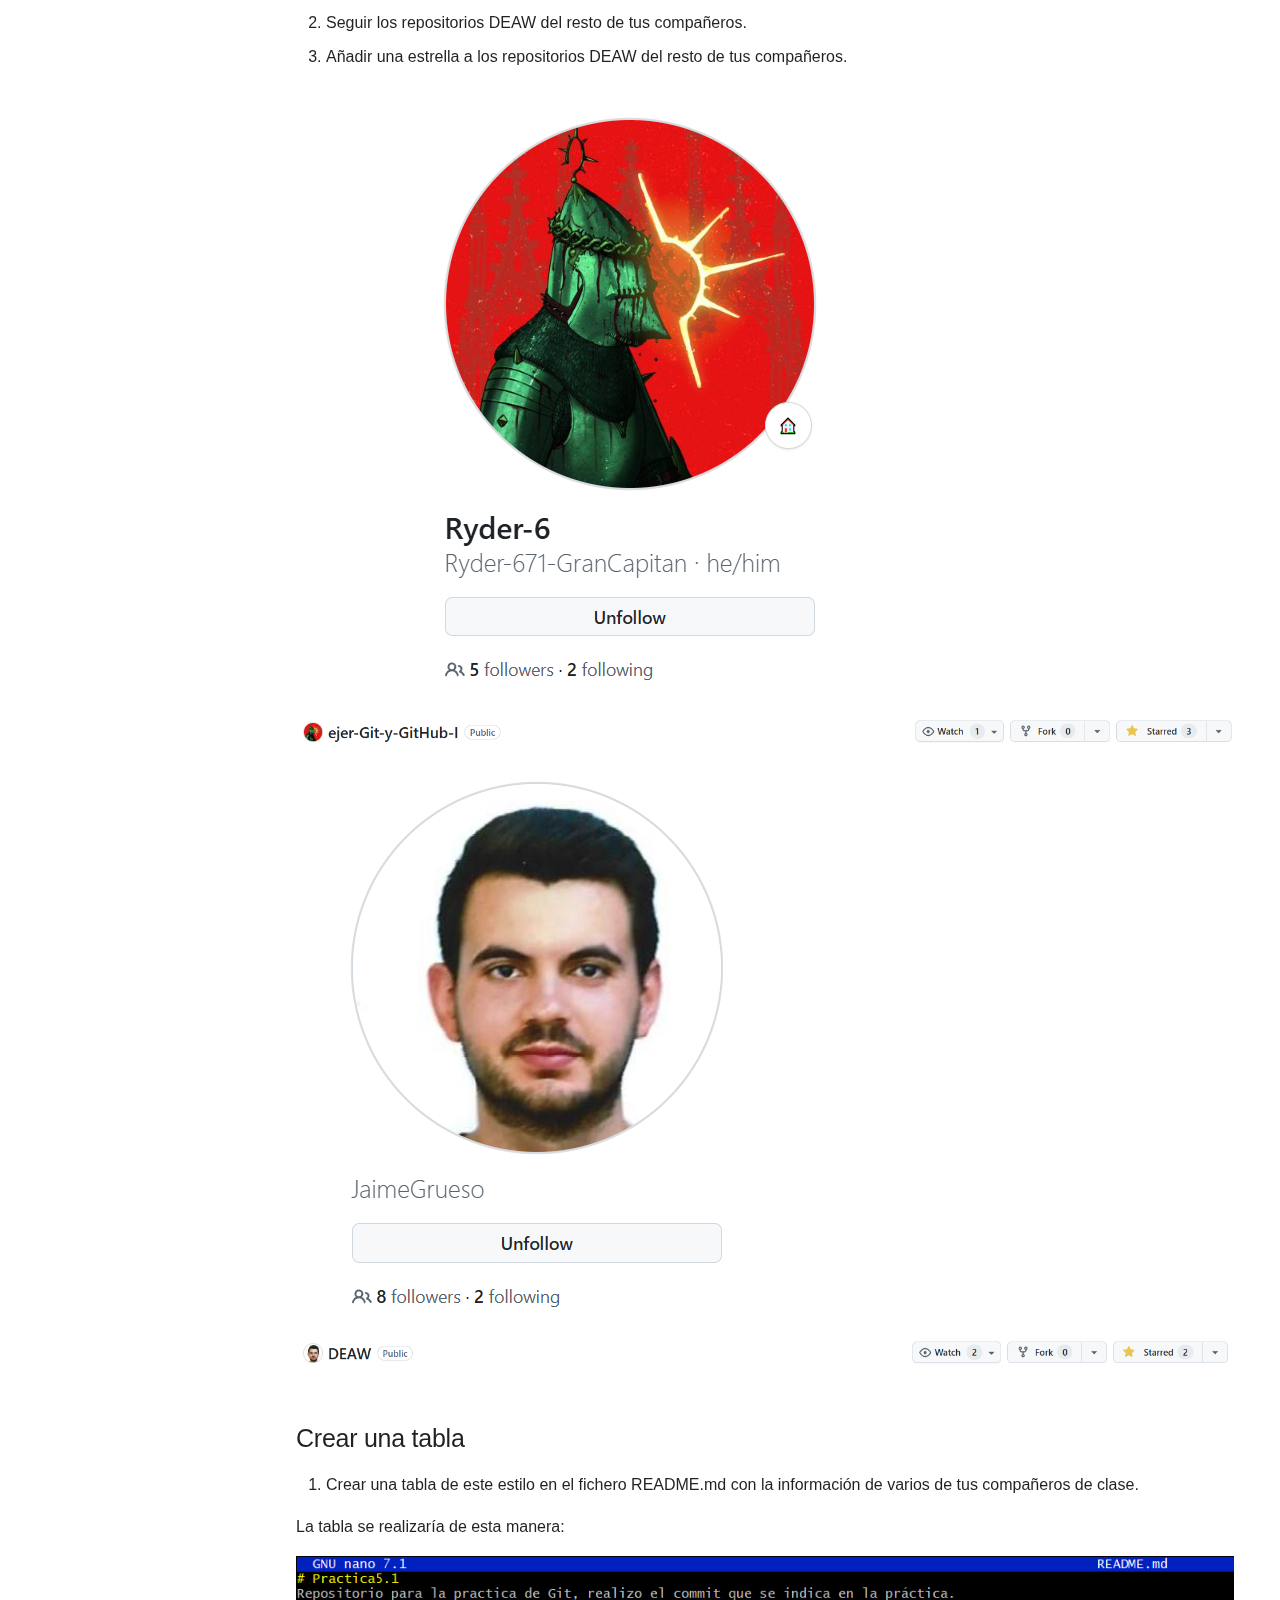
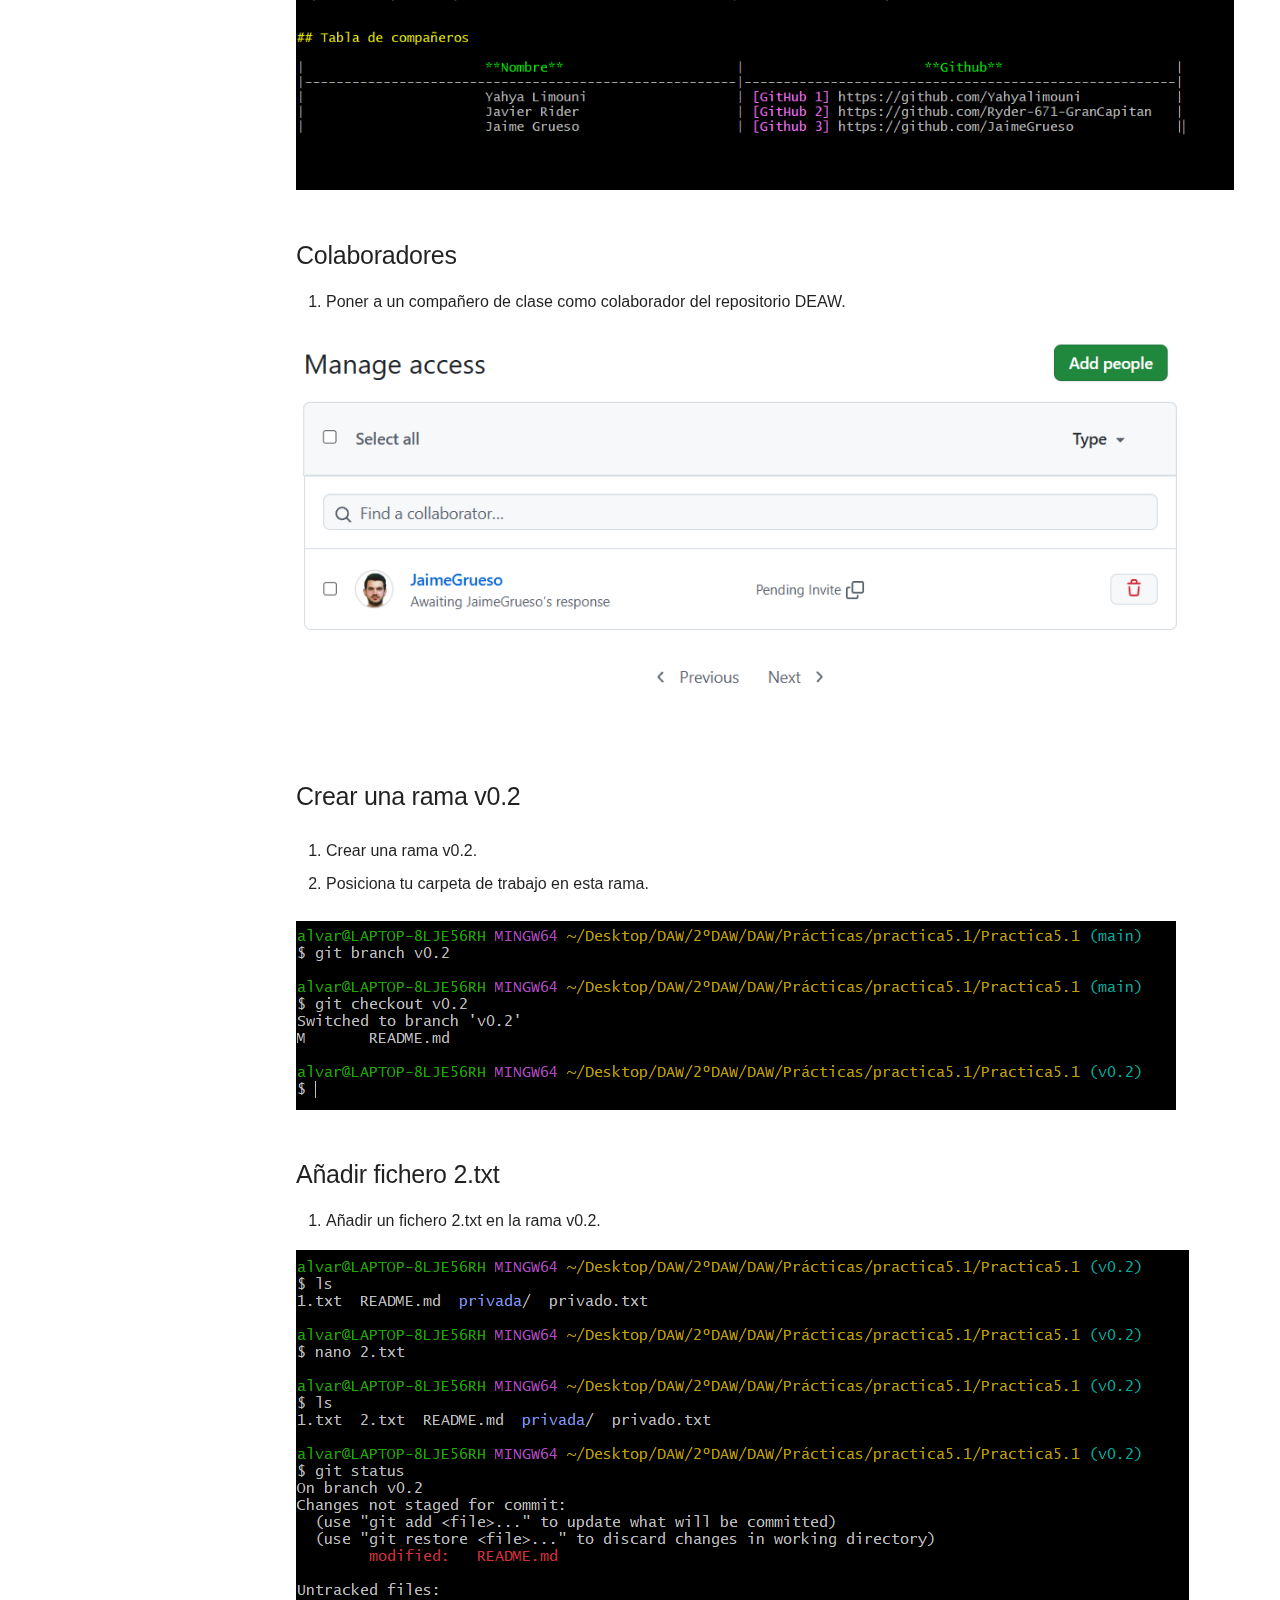
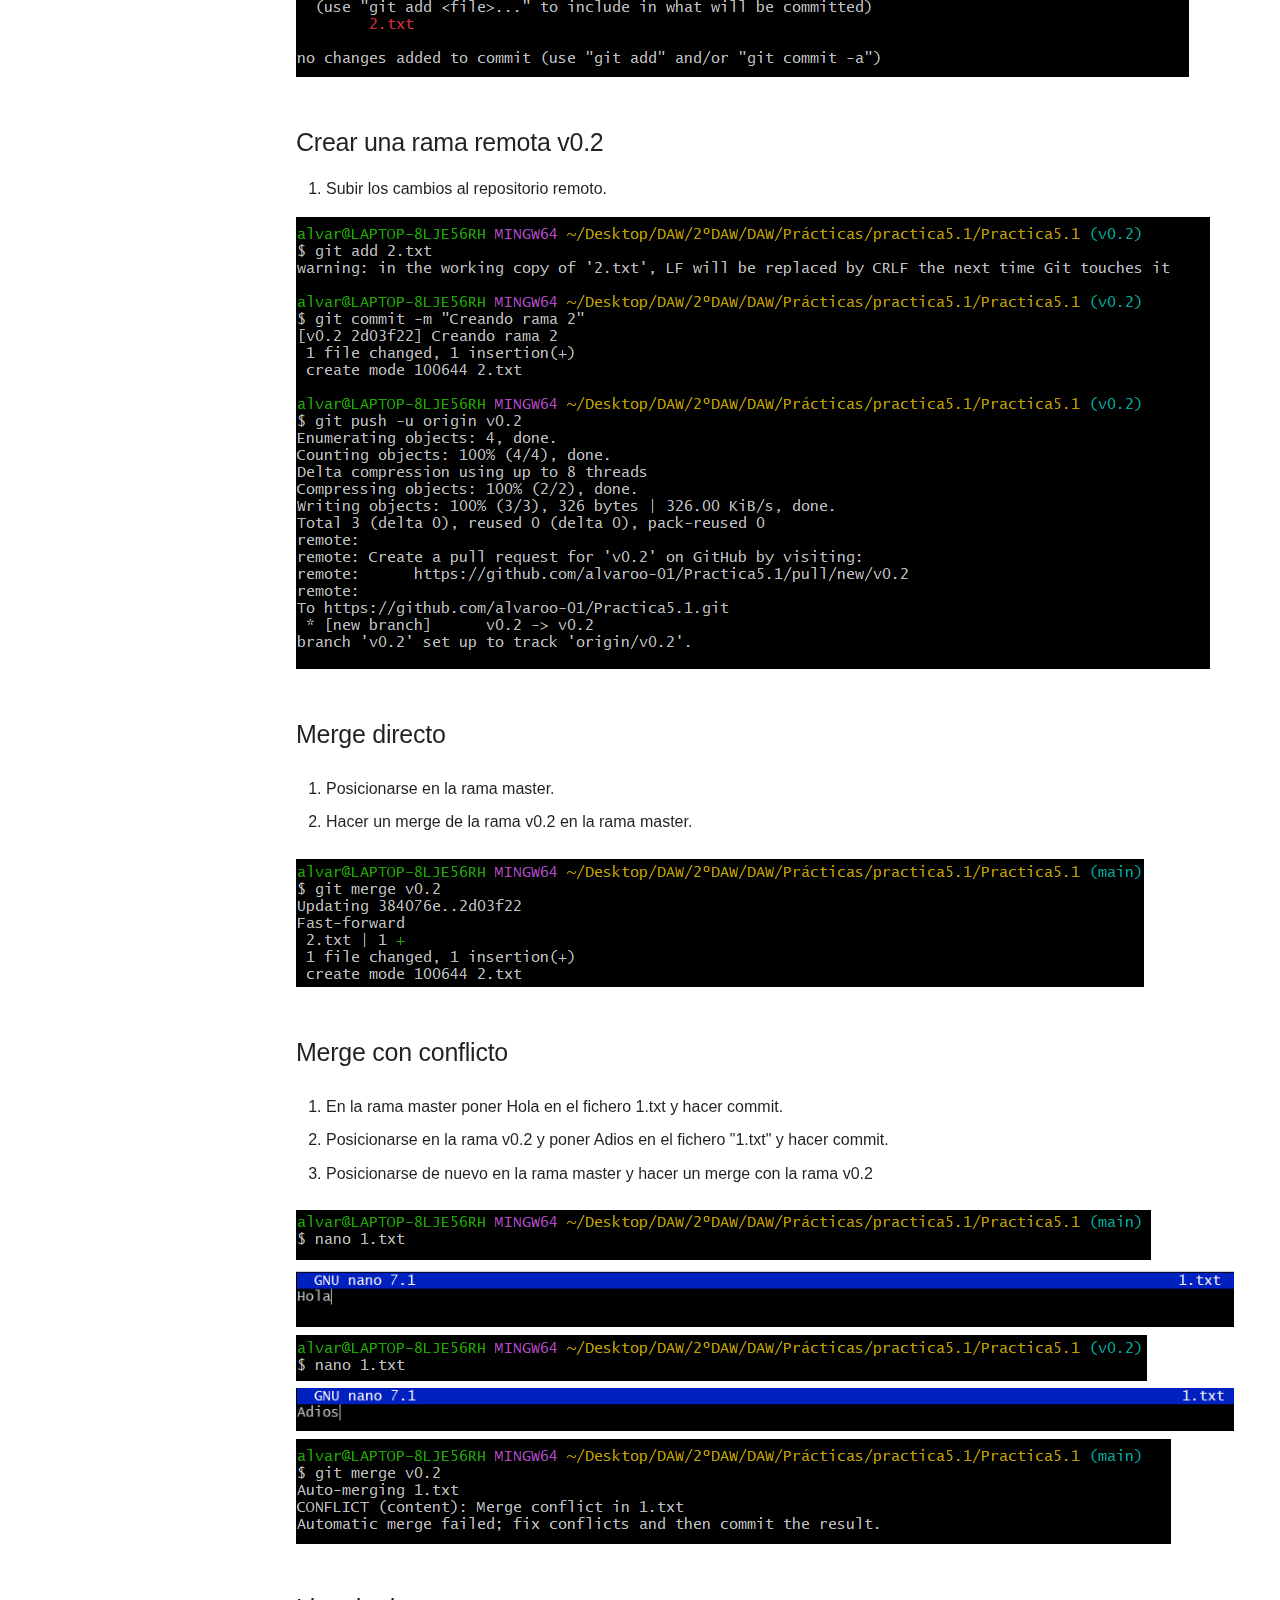
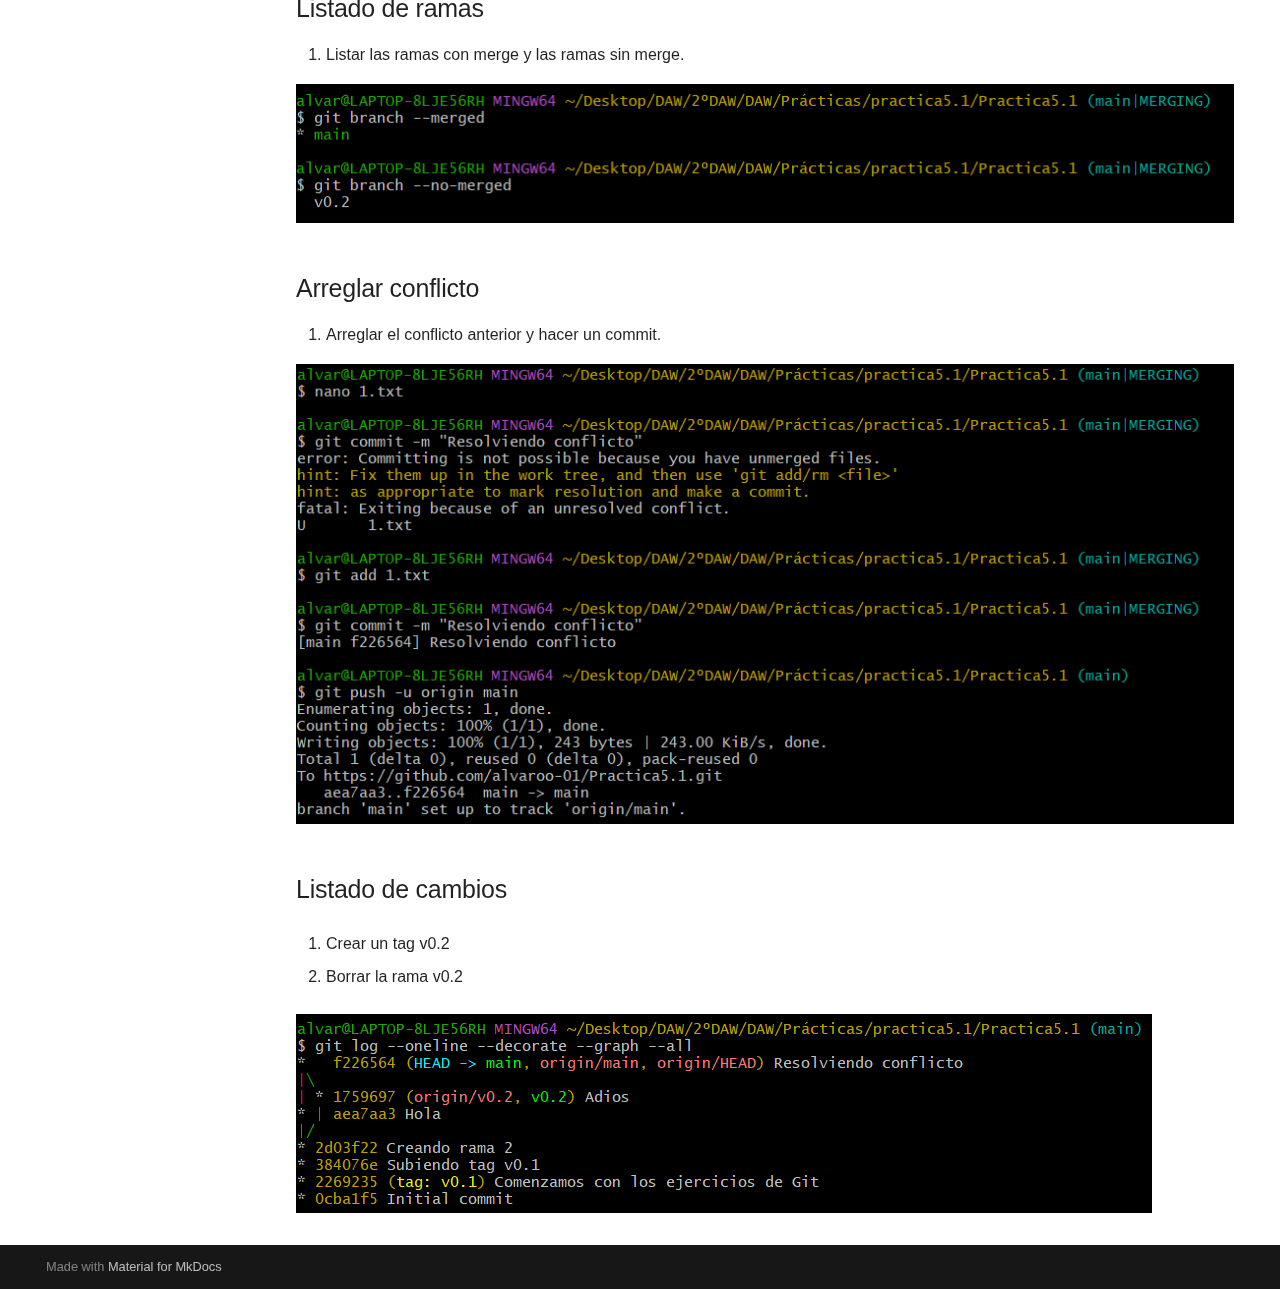
<file: Practicas/practica5.1/docs/index.html>
<!doctype html>
<html lang="es" class="no-js">
  <head>
    
      <meta charset="utf-8">
      <meta name="viewport" content="width=device-width,initial-scale=1">
      
        <meta name="description" content="Documentación de las prácticas">
      
      
        <meta name="author" content="Álvaro Mejías Benavente">
      
      
      
        <link rel="prev" href="../../practica4.1/docs/">
      
      
        <link rel="next" href="../../practica5.2/docs/">
      
      
      <link rel="icon" href="../../../assets/images/favicon.png">
      <meta name="generator" content="mkdocs-1.6.1, mkdocs-material-9.6.7">
    
    
      
        <title>Practica 5.1 (Ejercicios Git y Github 1) - Documentación DAW</title>
      
    
    
      <link rel="stylesheet" href="../../../assets/stylesheets/main.8608ea7d.min.css">
      
        
        <link rel="stylesheet" href="../../../assets/stylesheets/palette.06af60db.min.css">
      
      


    
    
      
    
    
      
        
        
        <link rel="preconnect" href="https://fonts.gstatic.com" crossorigin>
        <link rel="stylesheet" href="https://fonts.googleapis.com/css?family=Verdana:300,300i,400,400i,700,700i%7CRoboto+Mono:400,400i,700,700i&display=fallback">
        <style>:root{--md-text-font:"Verdana";--md-code-font:"Roboto Mono"}</style>
      
    
    
    <script>__md_scope=new URL("../../..",location),__md_hash=e=>[...e].reduce(((e,_)=>(e<<5)-e+_.charCodeAt(0)),0),__md_get=(e,_=localStorage,t=__md_scope)=>JSON.parse(_.getItem(t.pathname+"."+e)),__md_set=(e,_,t=localStorage,a=__md_scope)=>{try{t.setItem(a.pathname+"."+e,JSON.stringify(_))}catch(e){}}</script>
    
      

    
    
    
  </head>
  
  
    
    
      
    
    
    
    
    <body dir="ltr" data-md-color-scheme="default" data-md-color-primary="teal" data-md-color-accent="light-green">
  
    
    <input class="md-toggle" data-md-toggle="drawer" type="checkbox" id="__drawer" autocomplete="off">
    <input class="md-toggle" data-md-toggle="search" type="checkbox" id="__search" autocomplete="off">
    <label class="md-overlay" for="__drawer"></label>
    <div data-md-component="skip">
      
        
        <a href="#practica-51" class="md-skip">
          Saltar a contenido
        </a>
      
    </div>
    <div data-md-component="announce">
      
    </div>
    
    
      

  

<header class="md-header md-header--shadow" data-md-component="header">
  <nav class="md-header__inner md-grid" aria-label="Cabecera">
    <a href="../../.." title="Documentación DAW" class="md-header__button md-logo" aria-label="Documentación DAW" data-md-component="logo">
      
  
  <svg xmlns="http://www.w3.org/2000/svg" viewBox="0 0 24 24"><path d="M12 8a3 3 0 0 0 3-3 3 3 0 0 0-3-3 3 3 0 0 0-3 3 3 3 0 0 0 3 3m0 3.54C9.64 9.35 6.5 8 3 8v11c3.5 0 6.64 1.35 9 3.54 2.36-2.19 5.5-3.54 9-3.54V8c-3.5 0-6.64 1.35-9 3.54"/></svg>

    </a>
    <label class="md-header__button md-icon" for="__drawer">
      
      <svg xmlns="http://www.w3.org/2000/svg" viewBox="0 0 24 24"><path d="M3 6h18v2H3zm0 5h18v2H3zm0 5h18v2H3z"/></svg>
    </label>
    <div class="md-header__title" data-md-component="header-title">
      <div class="md-header__ellipsis">
        <div class="md-header__topic">
          <span class="md-ellipsis">
            Documentación DAW
          </span>
        </div>
        <div class="md-header__topic" data-md-component="header-topic">
          <span class="md-ellipsis">
            
              Practica 5.1 (Ejercicios Git y Github 1)
            
          </span>
        </div>
      </div>
    </div>
    
      
        <form class="md-header__option" data-md-component="palette">
  
    
    
    
    <input class="md-option" data-md-color-media="" data-md-color-scheme="default" data-md-color-primary="teal" data-md-color-accent="light-green"  aria-label="Cambiar a modo oscuro"  type="radio" name="__palette" id="__palette_0">
    
      <label class="md-header__button md-icon" title="Cambiar a modo oscuro" for="__palette_1" hidden>
        <svg xmlns="http://www.w3.org/2000/svg" viewBox="0 0 24 24"><path d="M17 6H7c-3.31 0-6 2.69-6 6s2.69 6 6 6h10c3.31 0 6-2.69 6-6s-2.69-6-6-6m0 10H7c-2.21 0-4-1.79-4-4s1.79-4 4-4h10c2.21 0 4 1.79 4 4s-1.79 4-4 4M7 9c-1.66 0-3 1.34-3 3s1.34 3 3 3 3-1.34 3-3-1.34-3-3-3"/></svg>
      </label>
    
  
    
    
    
    <input class="md-option" data-md-color-media="" data-md-color-scheme="slate" data-md-color-primary="teal" data-md-color-accent="light-green"  aria-label="Cambiar a modo claro"  type="radio" name="__palette" id="__palette_1">
    
      <label class="md-header__button md-icon" title="Cambiar a modo claro" for="__palette_0" hidden>
        <svg xmlns="http://www.w3.org/2000/svg" viewBox="0 0 24 24"><path d="M17 7H7a5 5 0 0 0-5 5 5 5 0 0 0 5 5h10a5 5 0 0 0 5-5 5 5 0 0 0-5-5m0 8a3 3 0 0 1-3-3 3 3 0 0 1 3-3 3 3 0 0 1 3 3 3 3 0 0 1-3 3"/></svg>
      </label>
    
  
</form>
      
    
    
      <script>var palette=__md_get("__palette");if(palette&&palette.color){if("(prefers-color-scheme)"===palette.color.media){var media=matchMedia("(prefers-color-scheme: light)"),input=document.querySelector(media.matches?"[data-md-color-media='(prefers-color-scheme: light)']":"[data-md-color-media='(prefers-color-scheme: dark)']");palette.color.media=input.getAttribute("data-md-color-media"),palette.color.scheme=input.getAttribute("data-md-color-scheme"),palette.color.primary=input.getAttribute("data-md-color-primary"),palette.color.accent=input.getAttribute("data-md-color-accent")}for(var[key,value]of Object.entries(palette.color))document.body.setAttribute("data-md-color-"+key,value)}</script>
    
    
    
      <label class="md-header__button md-icon" for="__search">
        
        <svg xmlns="http://www.w3.org/2000/svg" viewBox="0 0 24 24"><path d="M9.5 3A6.5 6.5 0 0 1 16 9.5c0 1.61-.59 3.09-1.56 4.23l.27.27h.79l5 5-1.5 1.5-5-5v-.79l-.27-.27A6.52 6.52 0 0 1 9.5 16 6.5 6.5 0 0 1 3 9.5 6.5 6.5 0 0 1 9.5 3m0 2C7 5 5 7 5 9.5S7 14 9.5 14 14 12 14 9.5 12 5 9.5 5"/></svg>
      </label>
      <div class="md-search" data-md-component="search" role="dialog">
  <label class="md-search__overlay" for="__search"></label>
  <div class="md-search__inner" role="search">
    <form class="md-search__form" name="search">
      <input type="text" class="md-search__input" name="query" aria-label="Búsqueda" placeholder="Búsqueda" autocapitalize="off" autocorrect="off" autocomplete="off" spellcheck="false" data-md-component="search-query" required>
      <label class="md-search__icon md-icon" for="__search">
        
        <svg xmlns="http://www.w3.org/2000/svg" viewBox="0 0 24 24"><path d="M9.5 3A6.5 6.5 0 0 1 16 9.5c0 1.61-.59 3.09-1.56 4.23l.27.27h.79l5 5-1.5 1.5-5-5v-.79l-.27-.27A6.52 6.52 0 0 1 9.5 16 6.5 6.5 0 0 1 3 9.5 6.5 6.5 0 0 1 9.5 3m0 2C7 5 5 7 5 9.5S7 14 9.5 14 14 12 14 9.5 12 5 9.5 5"/></svg>
        
        <svg xmlns="http://www.w3.org/2000/svg" viewBox="0 0 24 24"><path d="M20 11v2H8l5.5 5.5-1.42 1.42L4.16 12l7.92-7.92L13.5 5.5 8 11z"/></svg>
      </label>
      <nav class="md-search__options" aria-label="Buscar">
        
        <button type="reset" class="md-search__icon md-icon" title="Limpiar" aria-label="Limpiar" tabindex="-1">
          
          <svg xmlns="http://www.w3.org/2000/svg" viewBox="0 0 24 24"><path d="M19 6.41 17.59 5 12 10.59 6.41 5 5 6.41 10.59 12 5 17.59 6.41 19 12 13.41 17.59 19 19 17.59 13.41 12z"/></svg>
        </button>
      </nav>
      
        <div class="md-search__suggest" data-md-component="search-suggest"></div>
      
    </form>
    <div class="md-search__output">
      <div class="md-search__scrollwrap" tabindex="0" data-md-scrollfix>
        <div class="md-search-result" data-md-component="search-result">
          <div class="md-search-result__meta">
            Inicializando búsqueda
          </div>
          <ol class="md-search-result__list" role="presentation"></ol>
        </div>
      </div>
    </div>
  </div>
</div>
    
    
  </nav>
  
</header>
    
    <div class="md-container" data-md-component="container">
      
      
        
          
        
      
      <main class="md-main" data-md-component="main">
        <div class="md-main__inner md-grid">
          
            
              
              <div class="md-sidebar md-sidebar--primary" data-md-component="sidebar" data-md-type="navigation" >
                <div class="md-sidebar__scrollwrap">
                  <div class="md-sidebar__inner">
                    



  

<nav class="md-nav md-nav--primary md-nav--integrated" aria-label="Navegación" data-md-level="0">
  <label class="md-nav__title" for="__drawer">
    <a href="../../.." title="Documentación DAW" class="md-nav__button md-logo" aria-label="Documentación DAW" data-md-component="logo">
      
  
  <svg xmlns="http://www.w3.org/2000/svg" viewBox="0 0 24 24"><path d="M12 8a3 3 0 0 0 3-3 3 3 0 0 0-3-3 3 3 0 0 0-3 3 3 3 0 0 0 3 3m0 3.54C9.64 9.35 6.5 8 3 8v11c3.5 0 6.64 1.35 9 3.54 2.36-2.19 5.5-3.54 9-3.54V8c-3.5 0-6.64 1.35-9 3.54"/></svg>

    </a>
    Documentación DAW
  </label>
  
  <ul class="md-nav__list" data-md-scrollfix>
    
      
      
  
  
  
  
    <li class="md-nav__item">
      <a href="../../practica2/docs/" class="md-nav__link">
        
  
  <span class="md-ellipsis">
    Practica 2
    
  </span>
  

      </a>
    </li>
  

    
      
      
  
  
  
  
    <li class="md-nav__item">
      <a href="../../practica2.2/docs/" class="md-nav__link">
        
  
  <span class="md-ellipsis">
    Practica 2.2
    
  </span>
  

      </a>
    </li>
  

    
      
      
  
  
  
  
    <li class="md-nav__item">
      <a href="../../practica2.3/docs/" class="md-nav__link">
        
  
  <span class="md-ellipsis">
    Practica 2.3
    
  </span>
  

      </a>
    </li>
  

    
      
      
  
  
  
  
    <li class="md-nav__item">
      <a href="../../practica2.4/docs/" class="md-nav__link">
        
  
  <span class="md-ellipsis">
    Practica 2.4
    
  </span>
  

      </a>
    </li>
  

    
      
      
  
  
  
  
    <li class="md-nav__item">
      <a href="../../practica2.5/docs/" class="md-nav__link">
        
  
  <span class="md-ellipsis">
    Practica 2.5
    
  </span>
  

      </a>
    </li>
  

    
      
      
  
  
  
  
    <li class="md-nav__item">
      <a href="../../practica3.1/docs/" class="md-nav__link">
        
  
  <span class="md-ellipsis">
    Practica 3.1
    
  </span>
  

      </a>
    </li>
  

    
      
      
  
  
  
  
    <li class="md-nav__item">
      <a href="../../practica3.2/docs/" class="md-nav__link">
        
  
  <span class="md-ellipsis">
    Practica 3.2
    
  </span>
  

      </a>
    </li>
  

    
      
      
  
  
  
  
    <li class="md-nav__item">
      <a href="../../practica3.3/docs/" class="md-nav__link">
        
  
  <span class="md-ellipsis">
    Practica 3.3
    
  </span>
  

      </a>
    </li>
  

    
      
      
  
  
  
  
    <li class="md-nav__item">
      <a href="../../practica4.1/docs/" class="md-nav__link">
        
  
  <span class="md-ellipsis">
    Practica 4.1
    
  </span>
  

      </a>
    </li>
  

    
      
      
  
  
    
  
  
  
    <li class="md-nav__item md-nav__item--active">
      
      <input class="md-nav__toggle md-toggle" type="checkbox" id="__toc">
      
      
        
      
      
      <a href="./" class="md-nav__link md-nav__link--active">
        
  
  <span class="md-ellipsis">
    Practica 5.1 (Ejercicios Git y Github 1)
    
  </span>
  

      </a>
      
    </li>
  

    
      
      
  
  
  
  
    <li class="md-nav__item">
      <a href="../../practica5.2/docs/" class="md-nav__link">
        
  
  <span class="md-ellipsis">
    Practica 5.1 (Ejercicios Git y Github 2)
    
  </span>
  

      </a>
    </li>
  

    
      
      
  
  
  
  
    <li class="md-nav__item">
      <a href="../../practica6.1/docs/" class="md-nav__link">
        
  
  <span class="md-ellipsis">
    Practica 6.1
    
  </span>
  

      </a>
    </li>
  

    
      
      
  
  
  
  
    <li class="md-nav__item">
      <a href="../../practica6.2/docs/" class="md-nav__link">
        
  
  <span class="md-ellipsis">
    Practica 6.2
    
  </span>
  

      </a>
    </li>
  

    
  </ul>
</nav>
                  </div>
                </div>
              </div>
            
            
          
          
            <div class="md-content" data-md-component="content">
              <article class="md-content__inner md-typeset">
                
                  



<h1 id="practica-51">Practica 5.1<a class="headerlink" href="#practica-51" title="Permanent link">&para;</a></h1>
<h1 id="ejercicios-git-y-github-1">Ejercicios Git y GitHub 1<a class="headerlink" href="#ejercicios-git-y-github-1" title="Permanent link">&para;</a></h1>
<h2 id="repositorio-deaw">Repositorio DEAW:<a class="headerlink" href="#repositorio-deaw" title="Permanent link">&para;</a></h2>
<ol>
<li>Crear un repositorio en vuestro GitHub llamado DEAW.</li>
<li>Clonar vuestro repositorio en local.</li>
</ol>
<p><img alt="captura1" src="assets/images/1.PNG" />
<img alt="captura2" src="assets/images/2.PNG" /></p>
<h2 id="readme">README<a class="headerlink" href="#readme" title="Permanent link">&para;</a></h2>
<ol>
<li>Crear (si no lo habéis creado ya) en vuestro repositorio local un documento README.md.</li>
</ol>
<p>Como se puede observar en las capturas anteriores, cree el README.md al crear el repositorio.</p>
<h2 id="commit-inicial">Commit inicial<a class="headerlink" href="#commit-inicial" title="Permanent link">&para;</a></h2>
<ol>
<li>Realizar un commit inicial con el comentario: Comenzamos con los ejercicios de Git</li>
</ol>
<p><img alt="captura3" src="assets/images/3.PNG" /></p>
<h2 id="push-inicial">Push inicial<a class="headerlink" href="#push-inicial" title="Permanent link">&para;</a></h2>
<ol>
<li>Subir los cambios al repositorio remoto.</li>
</ol>
<p><img alt="captura4" src="assets/images/4.PNG" /></p>
<h2 id="ignorar-archivos">Ignorar archivos<a class="headerlink" href="#ignorar-archivos" title="Permanent link">&para;</a></h2>
<ol>
<li>
<p>Crear en el repositorio local un fichero llamado privado.txt.</p>
</li>
<li>
<p>Crear en el repositorio local una carpeta llamada privada.</p>
</li>
<li>
<p>Realizar los cambios oportunos para que tanto el archivo como la carpeta sean ignorados por git.</p>
</li>
</ol>
<p><img alt="captura5" src="assets/images/5.PNG" />
<img alt="captura6" src="assets/images/6.PNG" />
<img alt="captura7" src="assets/images/7.PNG" /></p>
<h2 id="anadir-fichero-1txt">Añadir fichero 1.txt<a class="headerlink" href="#anadir-fichero-1txt" title="Permanent link">&para;</a></h2>
<ol>
<li>Añadir fichero 1.txt al repositorio local.</li>
</ol>
<p><img alt="captura8" src="assets/images/8.PNG" /></p>
<h2 id="crear-el-tag-v01">Crear el tag v0.1<a class="headerlink" href="#crear-el-tag-v01" title="Permanent link">&para;</a></h2>
<ol>
<li>Crear un tag v0.1.</li>
</ol>
<p><img alt="captura9" src="assets/images/9.PNG" /></p>
<h2 id="subir-el-tag-v01">Subir el tag v0.1<a class="headerlink" href="#subir-el-tag-v01" title="Permanent link">&para;</a></h2>
<ol>
<li>Subir los cambios al repositorio remoto.</li>
</ol>
<p>Como se puede observar en la captura anterior, ya he añadido y subido el tag.</p>
<h2 id="cuenta-de-github">Cuenta de GitHub<a class="headerlink" href="#cuenta-de-github" title="Permanent link">&para;</a></h2>
<ol>
<li>
<p>Poner una foto en vuestro perfil de GitHub.</p>
</li>
<li>
<p>Poner el doble factor de autentificación en vuestra cuenta de GitHub.</p>
</li>
</ol>
<p><img alt="captura10" src="assets/images/10.PNG" />
<img alt="captura11" src="assets/images/11.PNG" /></p>
<h2 id="uso-social-de-github">Uso social de GitHub<a class="headerlink" href="#uso-social-de-github" title="Permanent link">&para;</a></h2>
<ol>
<li>
<p>Preguntar los nombres de usuario de GitHub de 2 de tus compañeros de clase, búscalos, y sigueles.</p>
</li>
<li>
<p>Seguir los repositorios DEAW del resto de tus compañeros.</p>
</li>
<li>
<p>Añadir una estrella a los repositorios DEAW del resto de tus compañeros.</p>
</li>
</ol>
<p><img alt="captura12" src="assets/images/12.PNG" />
<img alt="captura13" src="assets/images/13.PNG" />
<img alt="captura14" src="assets/images/14.PNG" />
<img alt="captura15" src="assets/images/15.PNG" /></p>
<h2 id="crear-una-tabla">Crear una tabla<a class="headerlink" href="#crear-una-tabla" title="Permanent link">&para;</a></h2>
<ol>
<li>Crear una tabla de este estilo en el fichero README.md con la información de varios de tus compañeros de clase.</li>
</ol>
<p>La tabla se realizaría de esta manera:</p>
<p><img alt="captura16" src="assets/images/16.PNG" /></p>
<h2 id="colaboradores">Colaboradores<a class="headerlink" href="#colaboradores" title="Permanent link">&para;</a></h2>
<ol>
<li>Poner a un compañero de clase como colaborador del repositorio DEAW.</li>
</ol>
<p><img alt="captura17" src="assets/images/17.PNG" /></p>
<h2 id="crear-una-rama-v02">Crear una rama v0.2<a class="headerlink" href="#crear-una-rama-v02" title="Permanent link">&para;</a></h2>
<ol>
<li>
<p>Crear una rama v0.2.</p>
</li>
<li>
<p>Posiciona tu carpeta de trabajo en esta rama.</p>
</li>
</ol>
<p><img alt="captura18" src="assets/images/18.PNG" /></p>
<h2 id="anadir-fichero-2txt">Añadir fichero 2.txt<a class="headerlink" href="#anadir-fichero-2txt" title="Permanent link">&para;</a></h2>
<ol>
<li>Añadir un fichero 2.txt en la rama v0.2.</li>
</ol>
<p><img alt="captura19" src="assets/images/19.PNG" /></p>
<h2 id="crear-una-rama-remota-v02">Crear una rama remota v0.2<a class="headerlink" href="#crear-una-rama-remota-v02" title="Permanent link">&para;</a></h2>
<ol>
<li>Subir los cambios al repositorio remoto.</li>
</ol>
<p><img alt="captura20" src="assets/images/20.PNG" /></p>
<h2 id="merge-directo">Merge directo<a class="headerlink" href="#merge-directo" title="Permanent link">&para;</a></h2>
<ol>
<li>
<p>Posicionarse en la rama master.</p>
</li>
<li>
<p>Hacer un merge de la rama v0.2 en la rama master.</p>
</li>
</ol>
<p><img alt="captura21" src="assets/images/21.PNG" /></p>
<h2 id="merge-con-conflicto">Merge con conflicto<a class="headerlink" href="#merge-con-conflicto" title="Permanent link">&para;</a></h2>
<ol>
<li>
<p>En la rama master poner Hola en el fichero 1.txt y hacer commit.</p>
</li>
<li>
<p>Posicionarse en la rama v0.2 y poner Adios en el fichero "1.txt" y hacer commit.</p>
</li>
<li>
<p>Posicionarse de nuevo en la rama master y hacer un merge con la rama v0.2</p>
</li>
</ol>
<p><img alt="captura22" src="assets/images/22.PNG" />
<img alt="captura23" src="assets/images/23.PNG" />
<img alt="captura24" src="assets/images/24.PNG" />
<img alt="captura25" src="assets/images/25.PNG" />
<img alt="captura26" src="assets/images/26.PNG" /></p>
<h2 id="listado-de-ramas">Listado de ramas<a class="headerlink" href="#listado-de-ramas" title="Permanent link">&para;</a></h2>
<ol>
<li>Listar las ramas con merge y las ramas sin merge.</li>
</ol>
<p><img alt="captura27" src="assets/images/27.PNG" /></p>
<h2 id="arreglar-conflicto">Arreglar conflicto<a class="headerlink" href="#arreglar-conflicto" title="Permanent link">&para;</a></h2>
<ol>
<li>Arreglar el conflicto anterior y hacer un commit.</li>
</ol>
<p><img alt="captura28" src="assets/images/28.PNG" /></p>
<h2 id="listado-de-cambios">Listado de cambios<a class="headerlink" href="#listado-de-cambios" title="Permanent link">&para;</a></h2>
<ol>
<li>
<p>Crear un tag v0.2</p>
</li>
<li>
<p>Borrar la rama v0.2</p>
</li>
</ol>
<p><img alt="captura29" src="assets/images/29.PNG" /></p>












                
              </article>
            </div>
          
          
  <script>var tabs=__md_get("__tabs");if(Array.isArray(tabs))e:for(var set of document.querySelectorAll(".tabbed-set")){var labels=set.querySelector(".tabbed-labels");for(var tab of tabs)for(var label of labels.getElementsByTagName("label"))if(label.innerText.trim()===tab){var input=document.getElementById(label.htmlFor);input.checked=!0;continue e}}</script>

<script>var target=document.getElementById(location.hash.slice(1));target&&target.name&&(target.checked=target.name.startsWith("__tabbed_"))</script>
        </div>
        
      </main>
      
        <footer class="md-footer">
  
  <div class="md-footer-meta md-typeset">
    <div class="md-footer-meta__inner md-grid">
      <div class="md-copyright">
  
  
    Made with
    <a href="https://squidfunk.github.io/mkdocs-material/" target="_blank" rel="noopener">
      Material for MkDocs
    </a>
  
</div>
      
    </div>
  </div>
</footer>
      
    </div>
    <div class="md-dialog" data-md-component="dialog">
      <div class="md-dialog__inner md-typeset"></div>
    </div>
    
    
    <script id="__config" type="application/json">{"base": "../../..", "features": ["toc.integrate", "header.autohide", "announce.dismiss", "search.suggest", "search.highlight", "content.tabs.link", "content.code.annotation", "content.code.copy"], "search": "../../../assets/javascripts/workers/search.f8cc74c7.min.js", "translations": {"clipboard.copied": "Copiado al portapapeles", "clipboard.copy": "Copiar al portapapeles", "search.result.more.one": "1 m\u00e1s en esta p\u00e1gina", "search.result.more.other": "# m\u00e1s en esta p\u00e1gina", "search.result.none": "No se encontraron documentos", "search.result.one": "1 documento encontrado", "search.result.other": "# documentos encontrados", "search.result.placeholder": "Teclee para comenzar b\u00fasqueda", "search.result.term.missing": "Falta", "select.version": "Seleccionar versi\u00f3n"}}</script>
    
    
      <script src="../../../assets/javascripts/bundle.c8b220af.min.js"></script>
      
    
  </body>
</html>
</file>
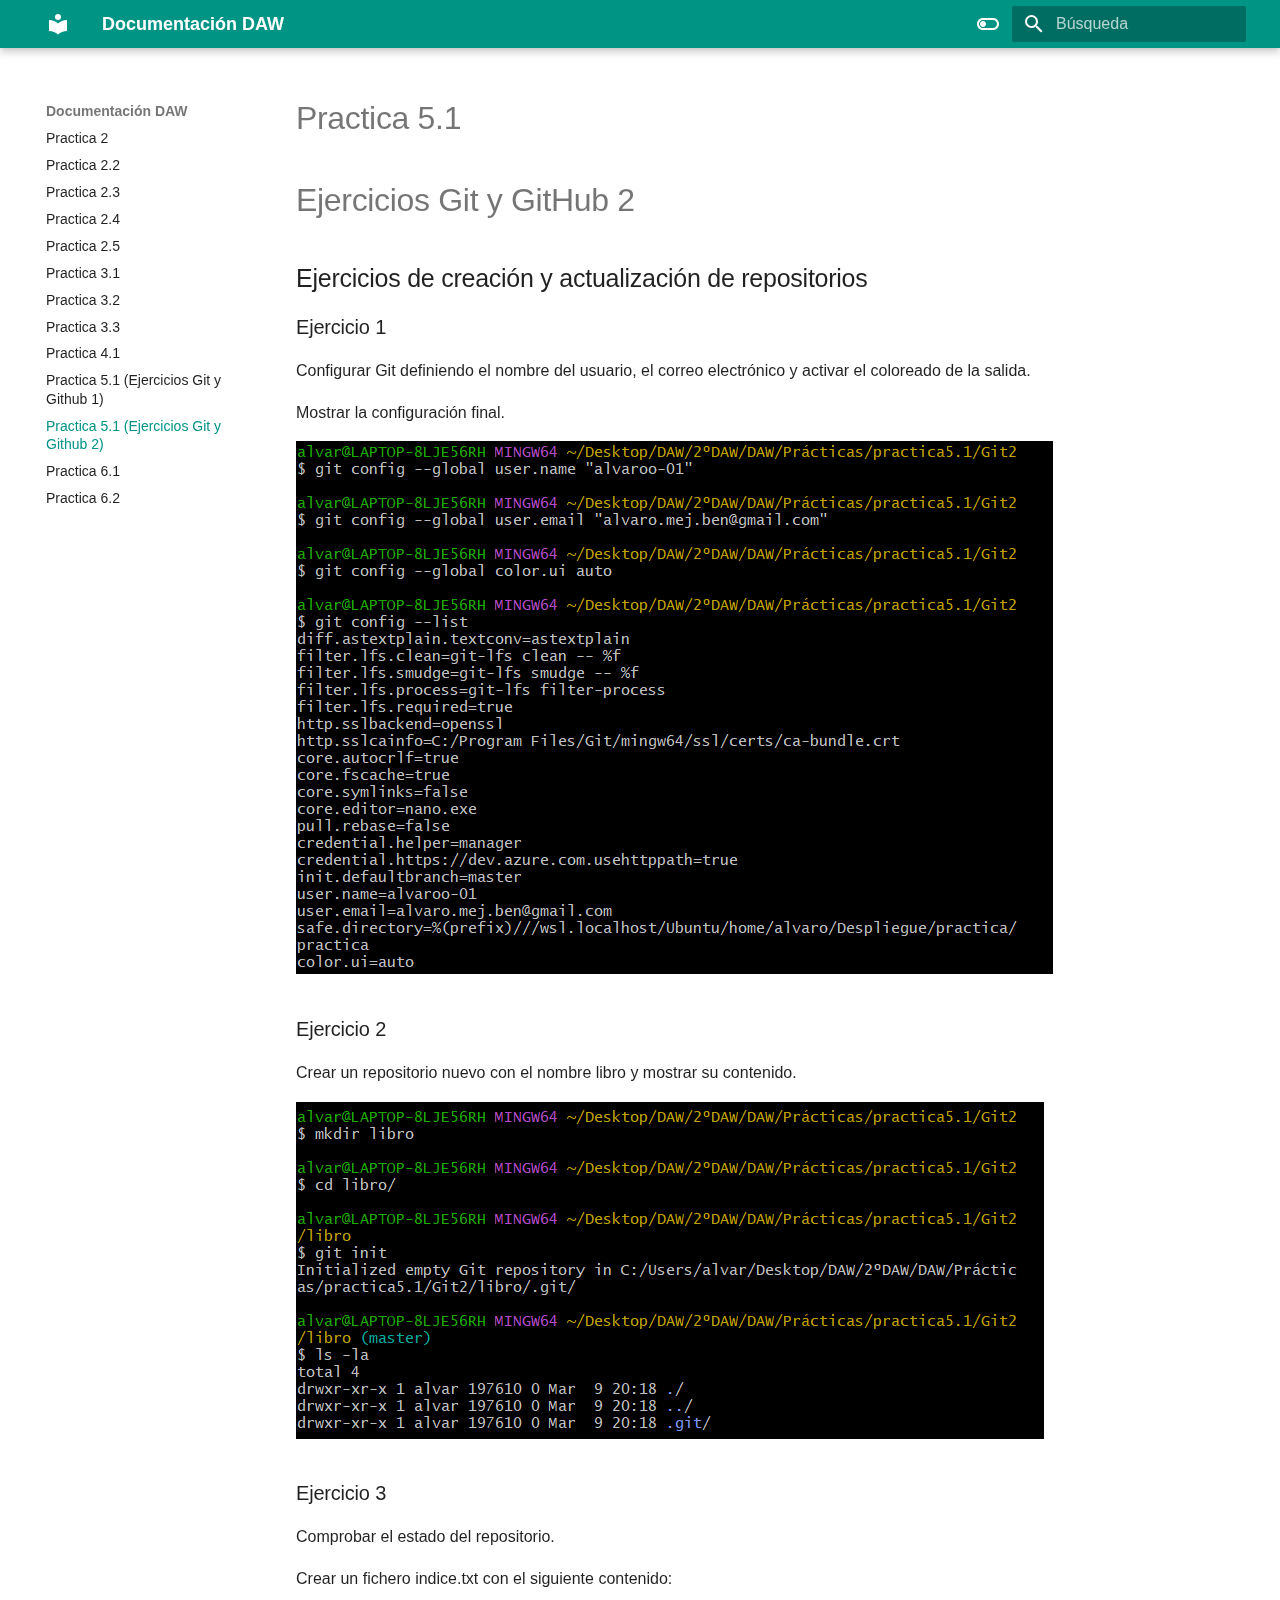
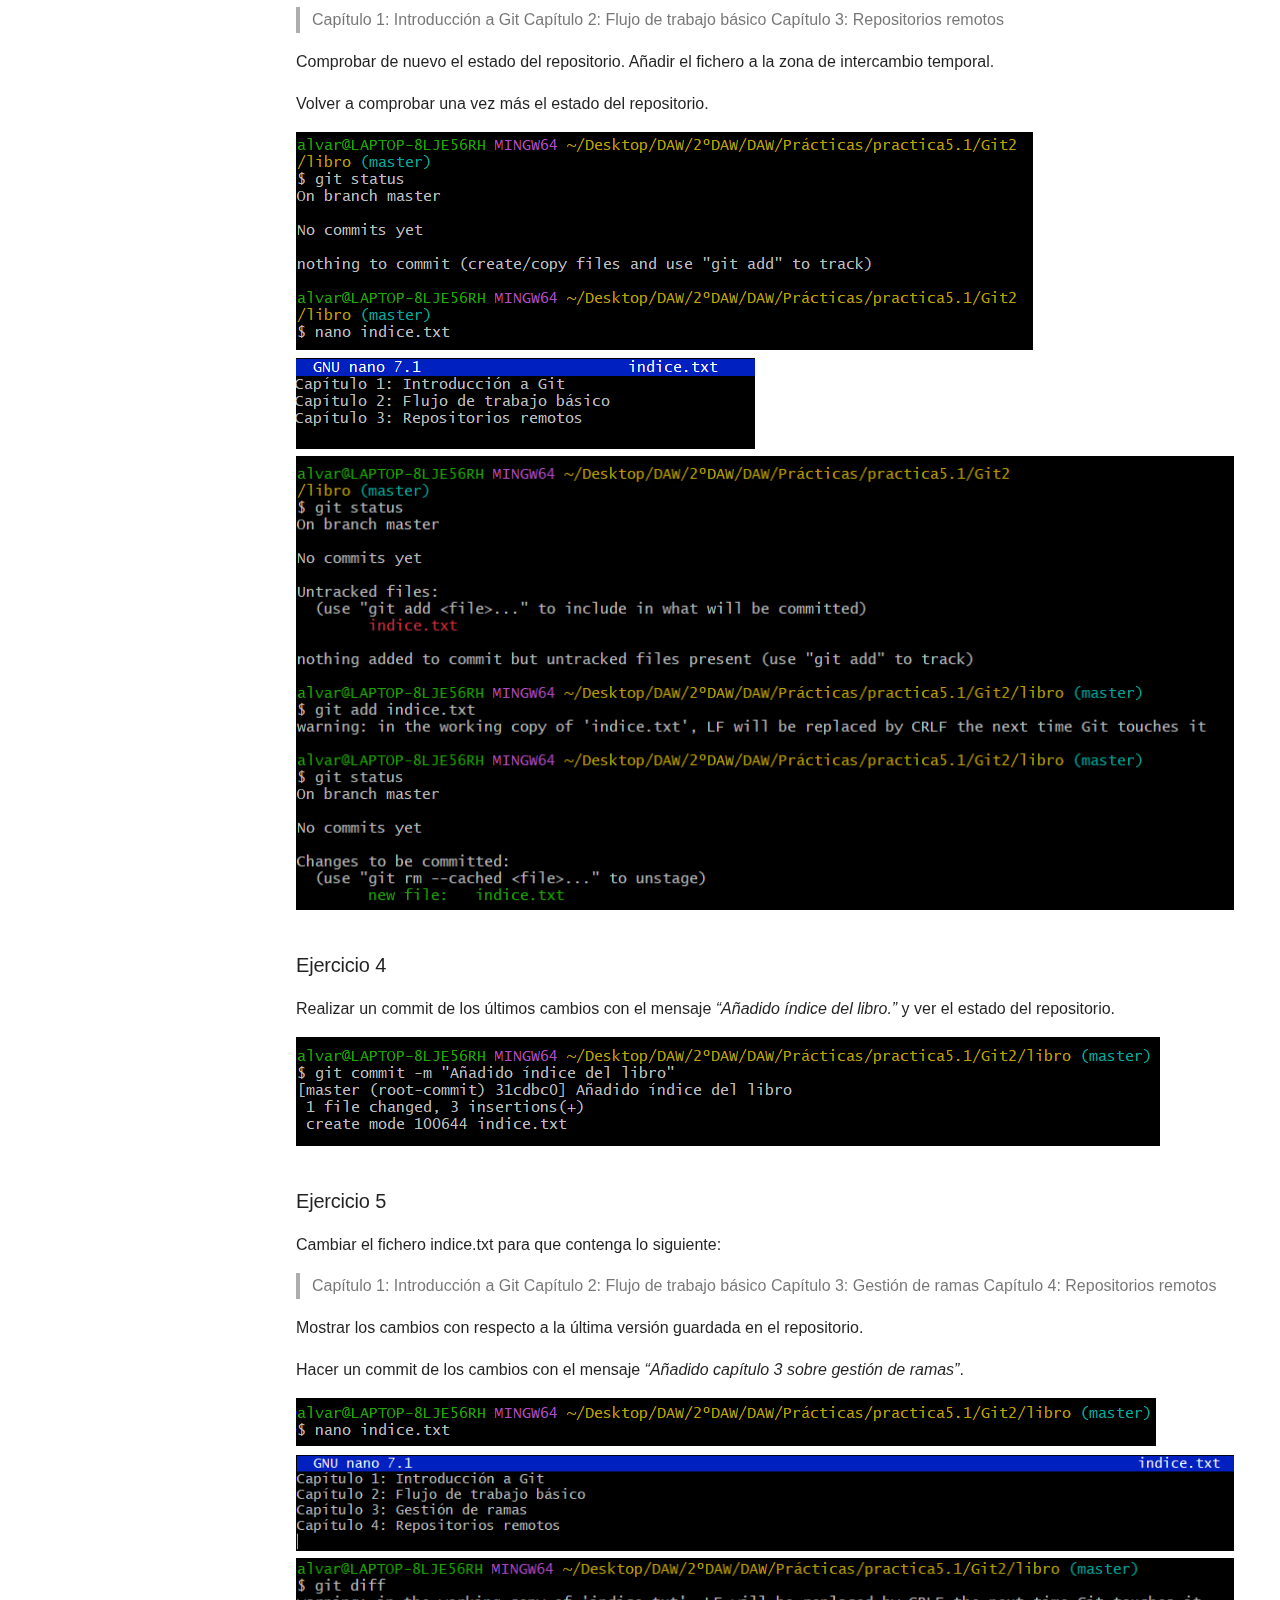
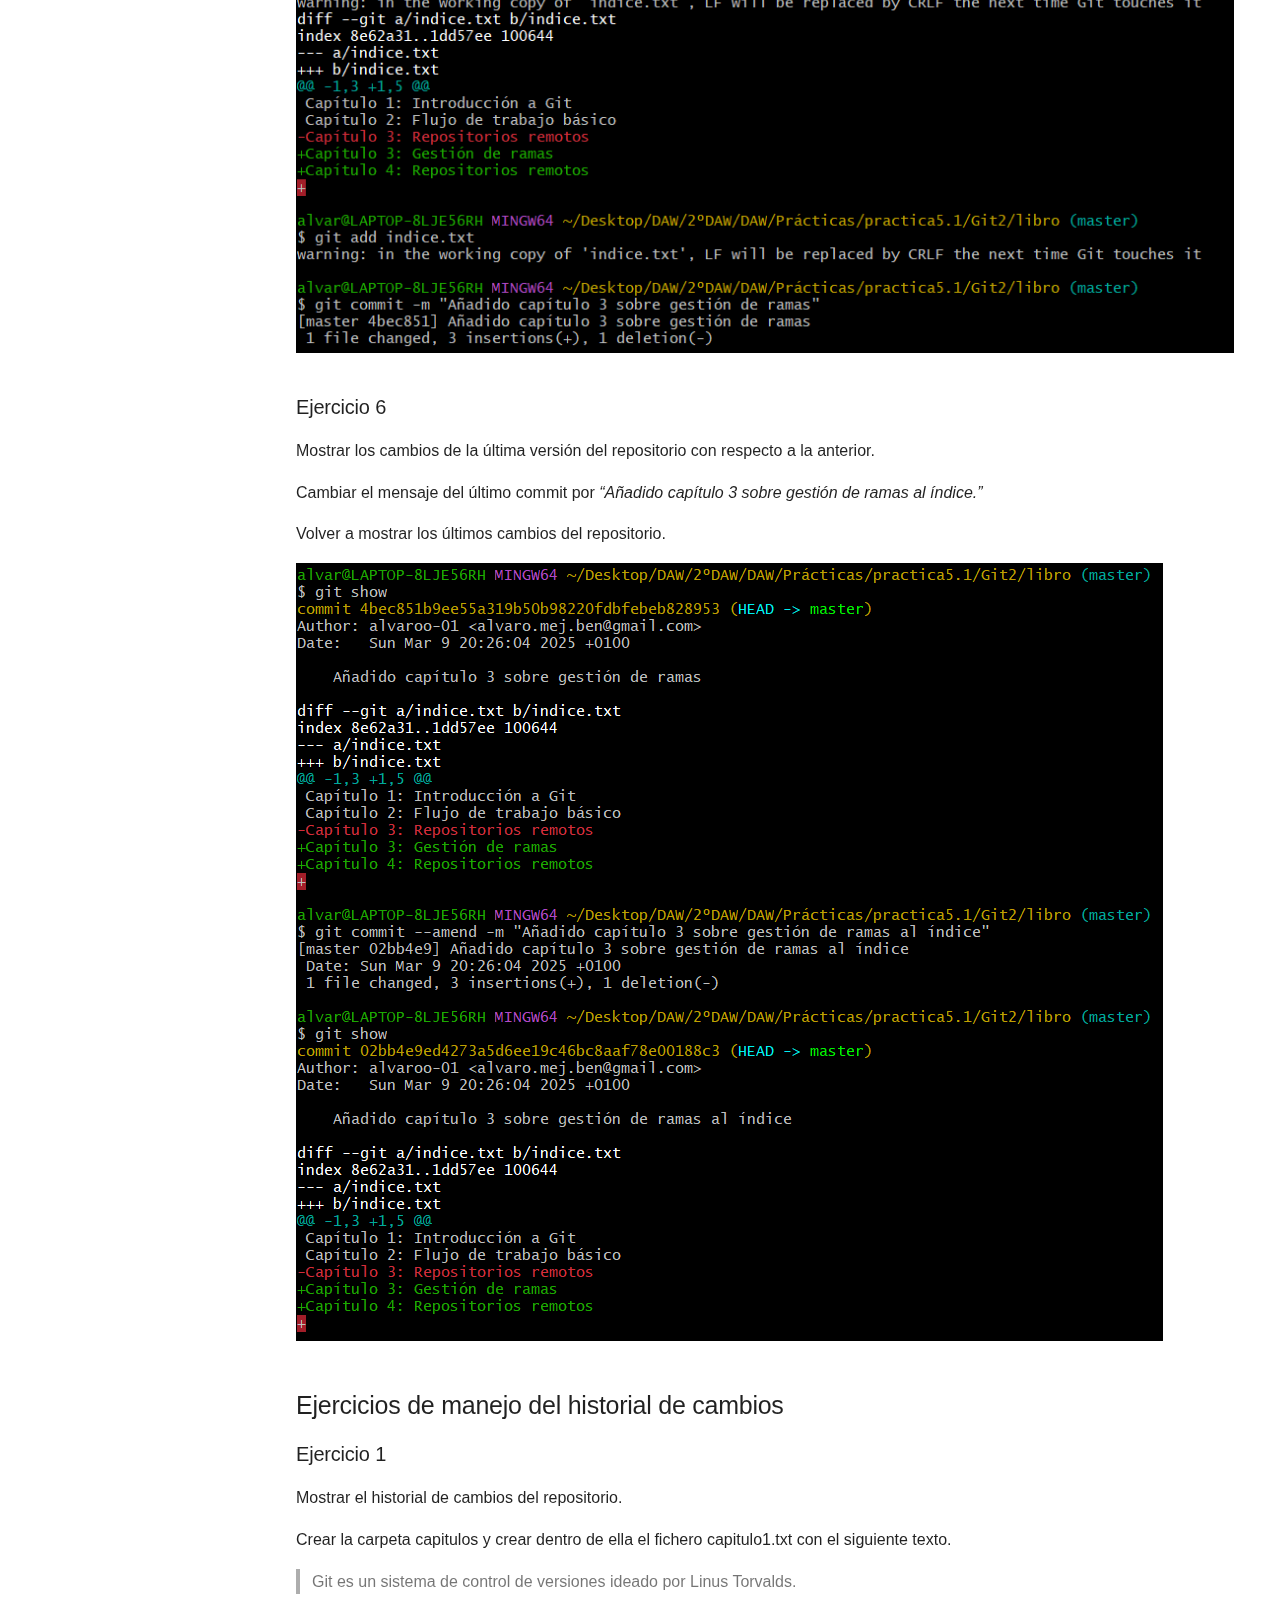
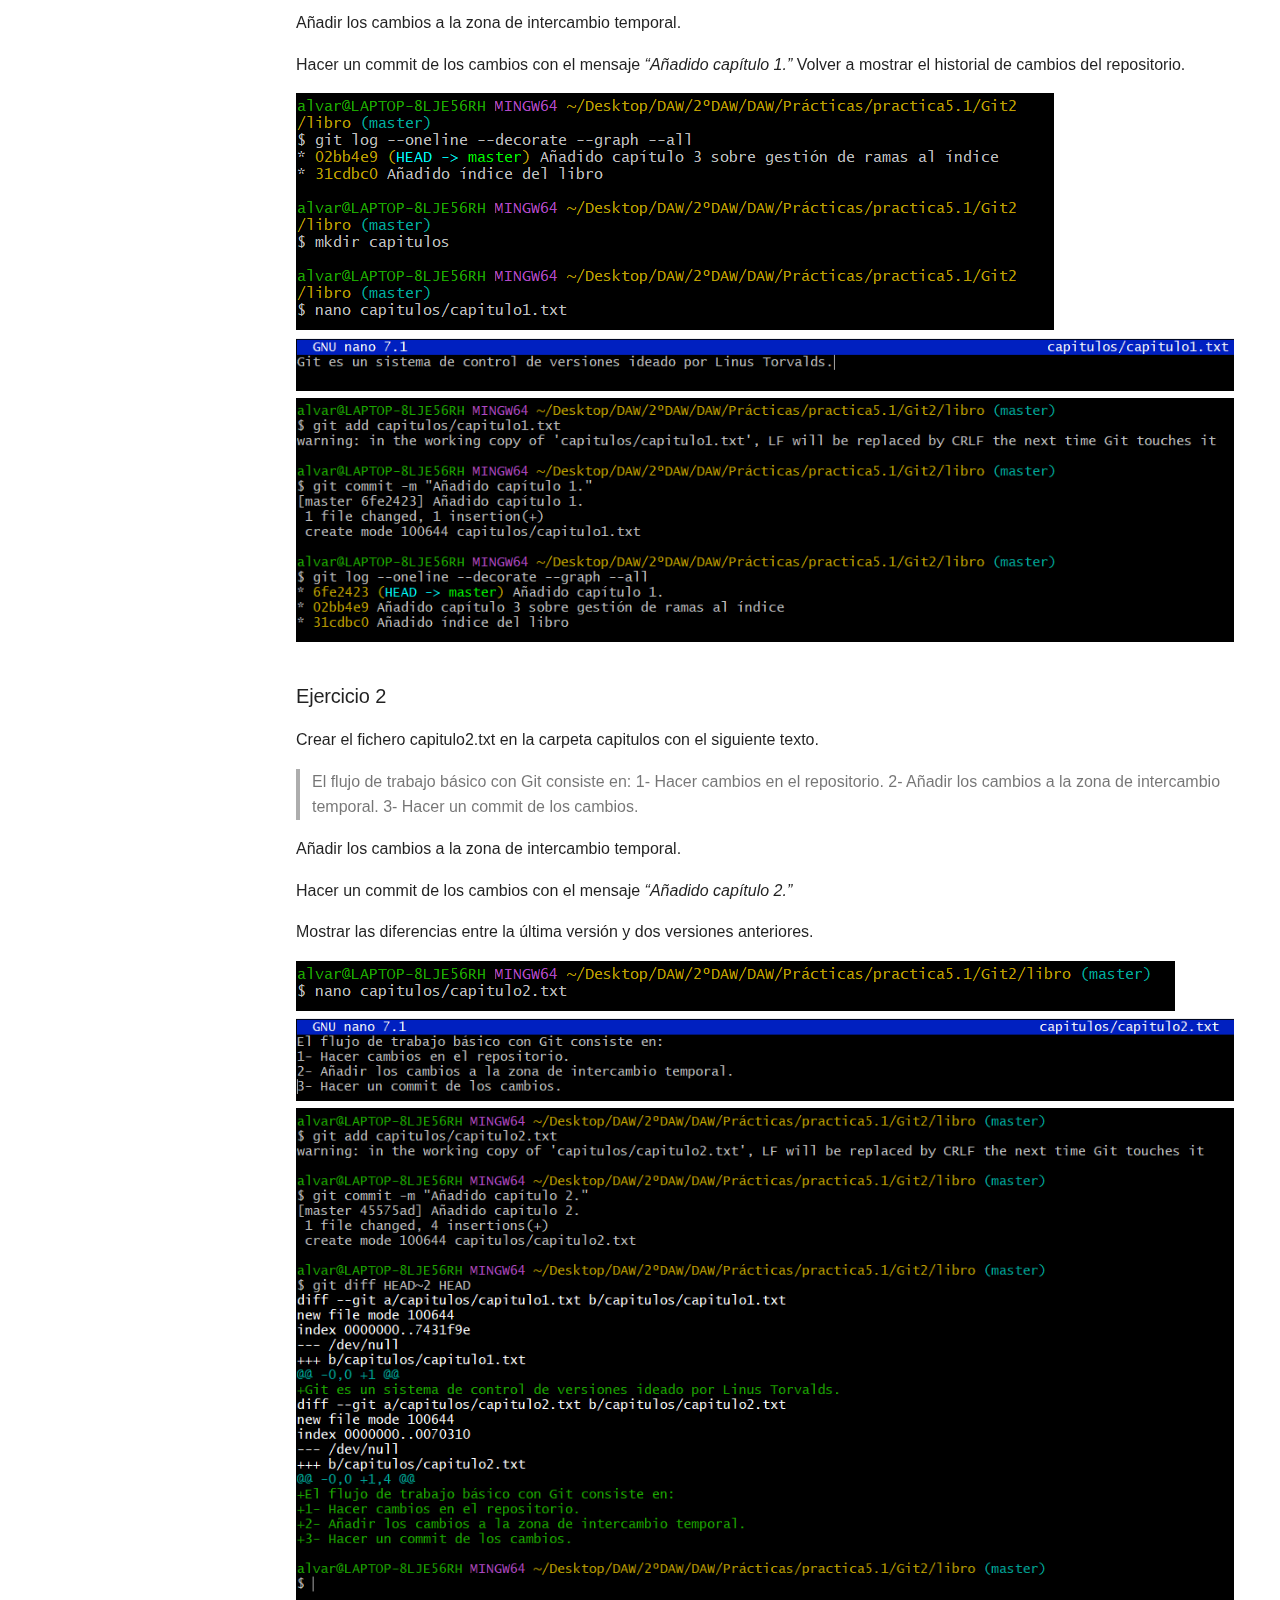
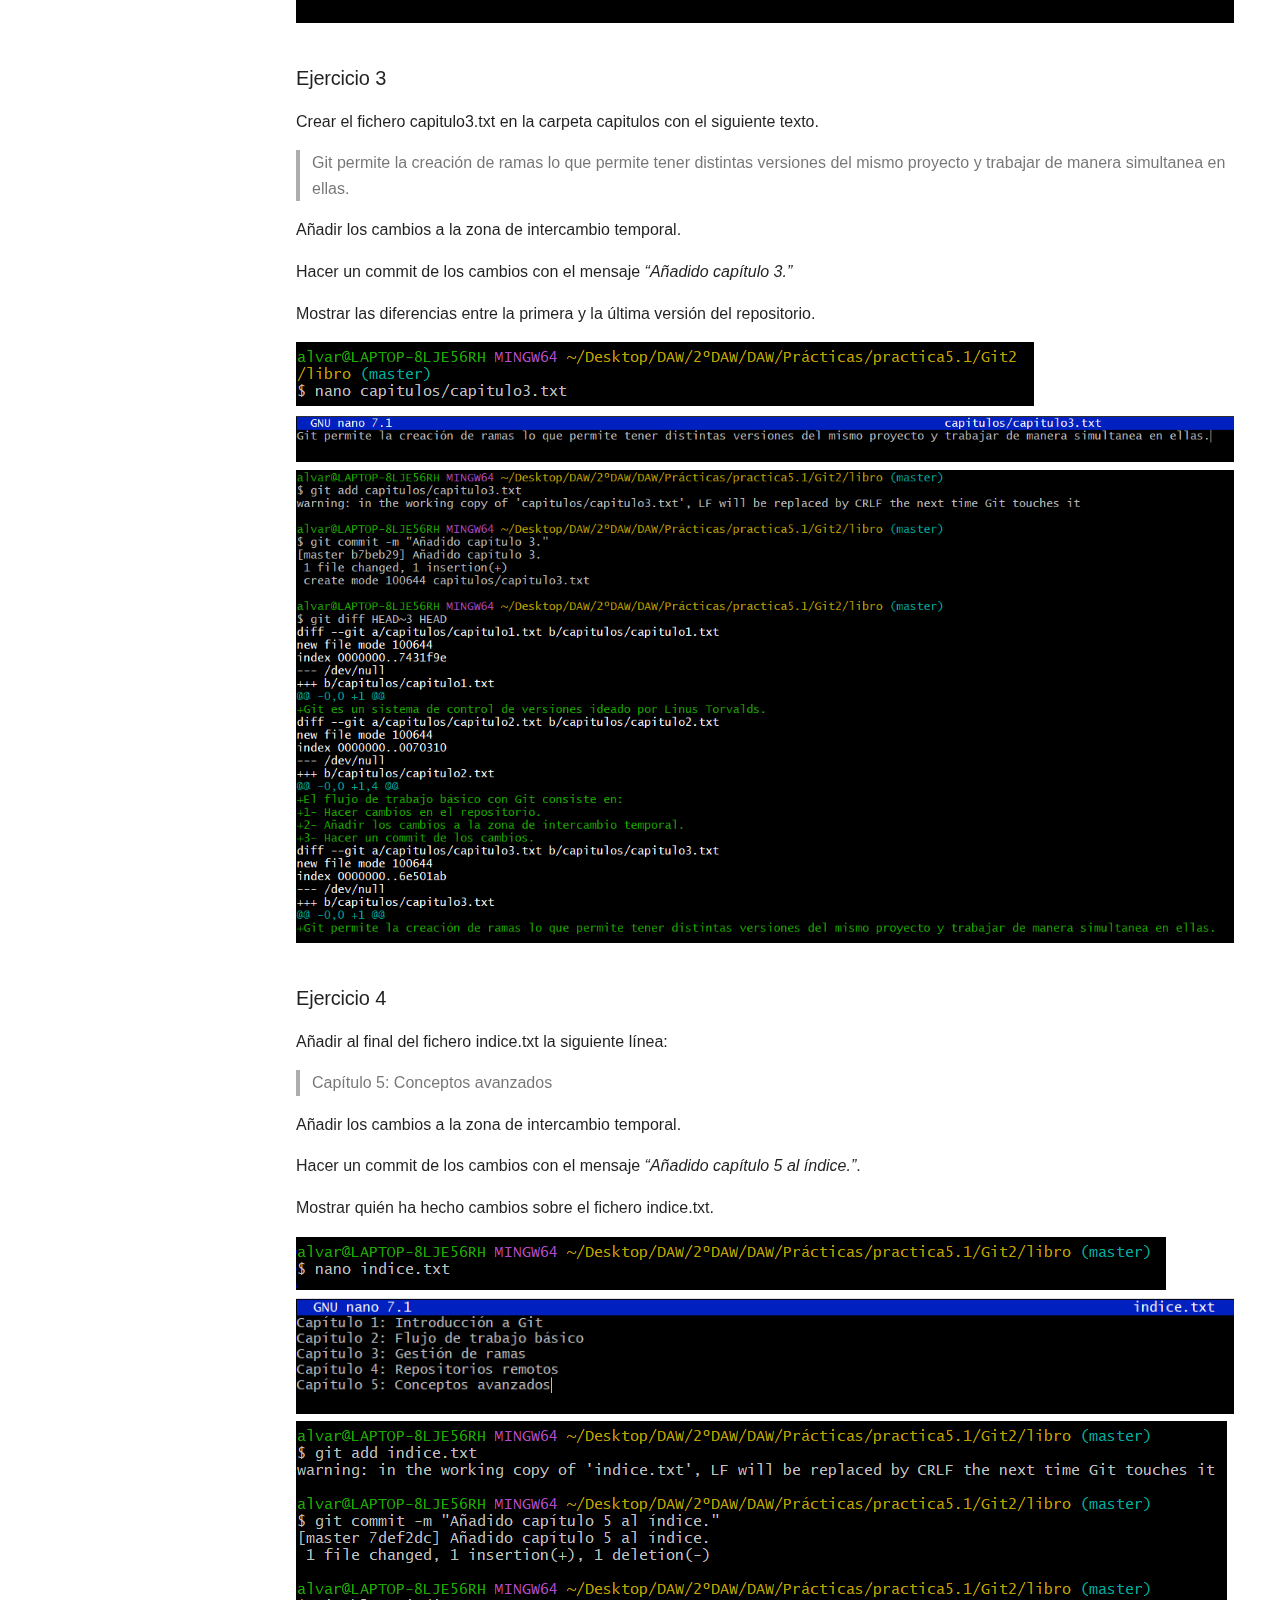
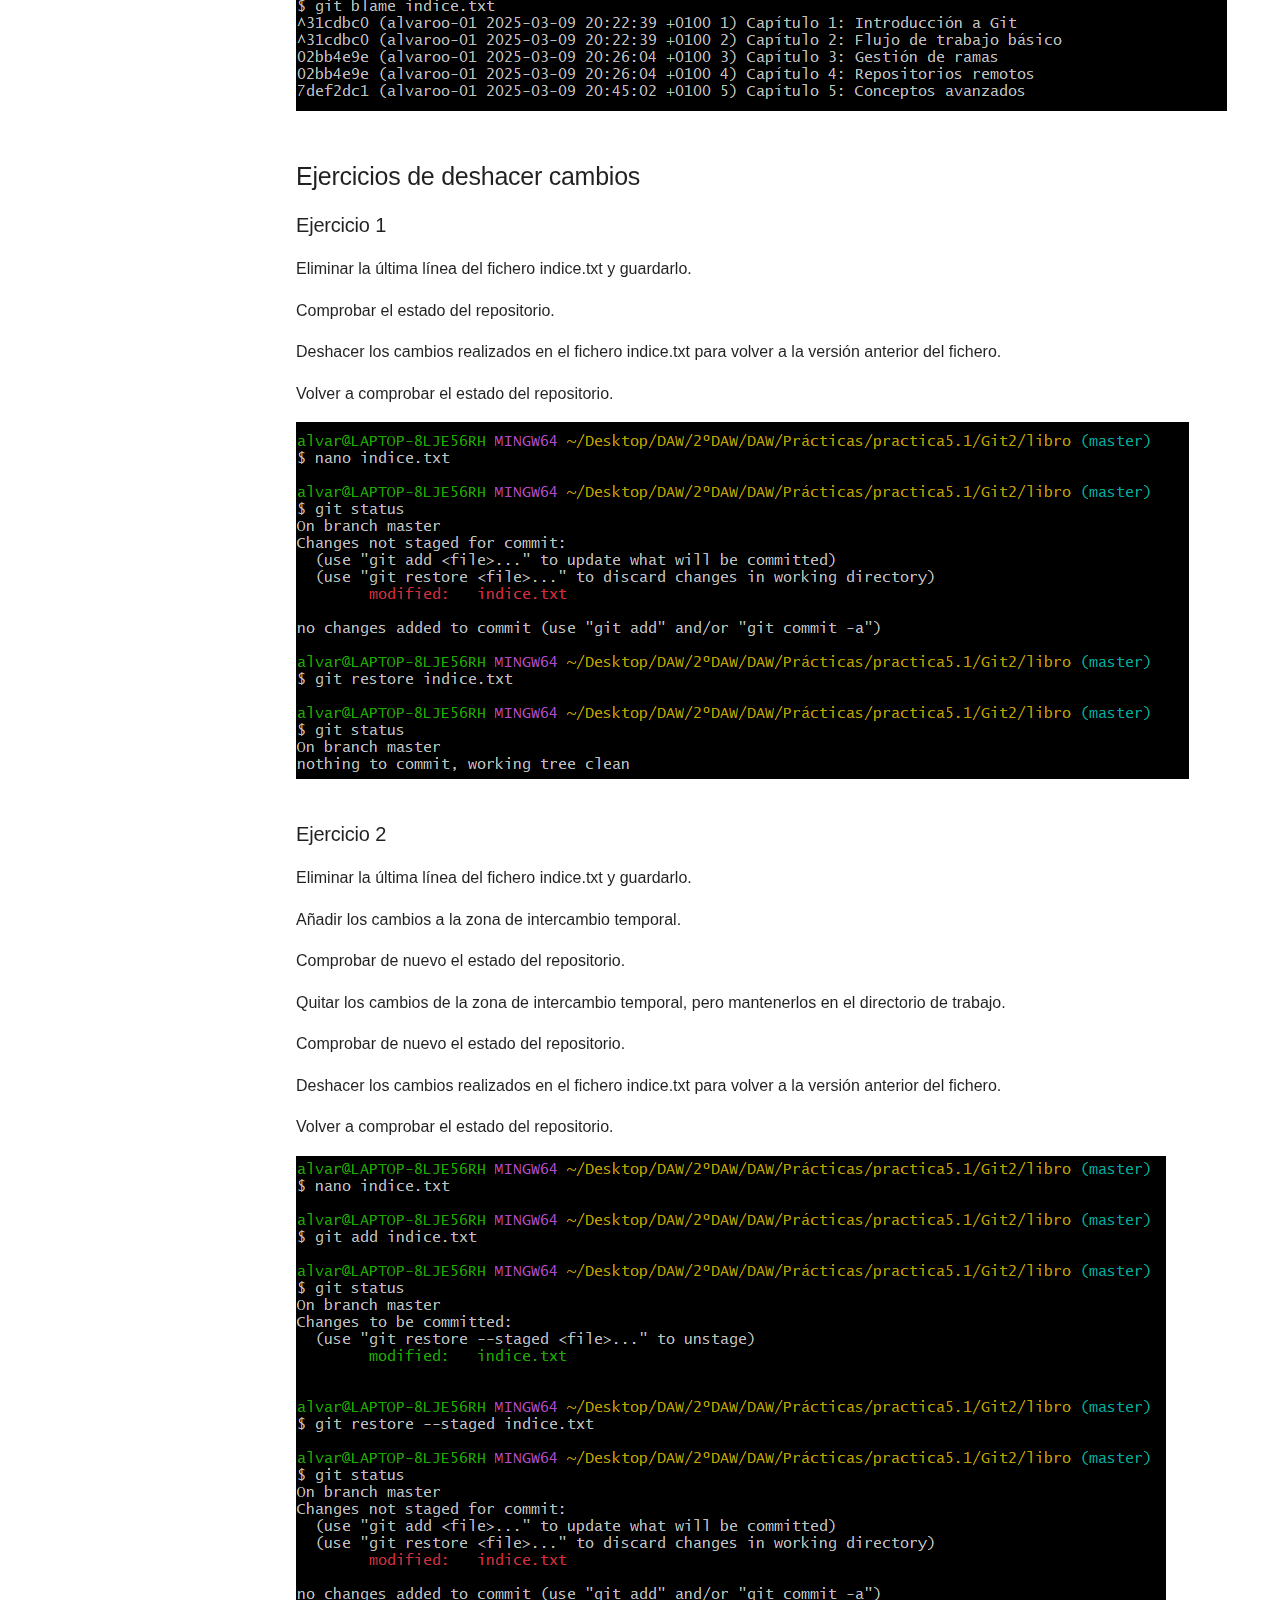
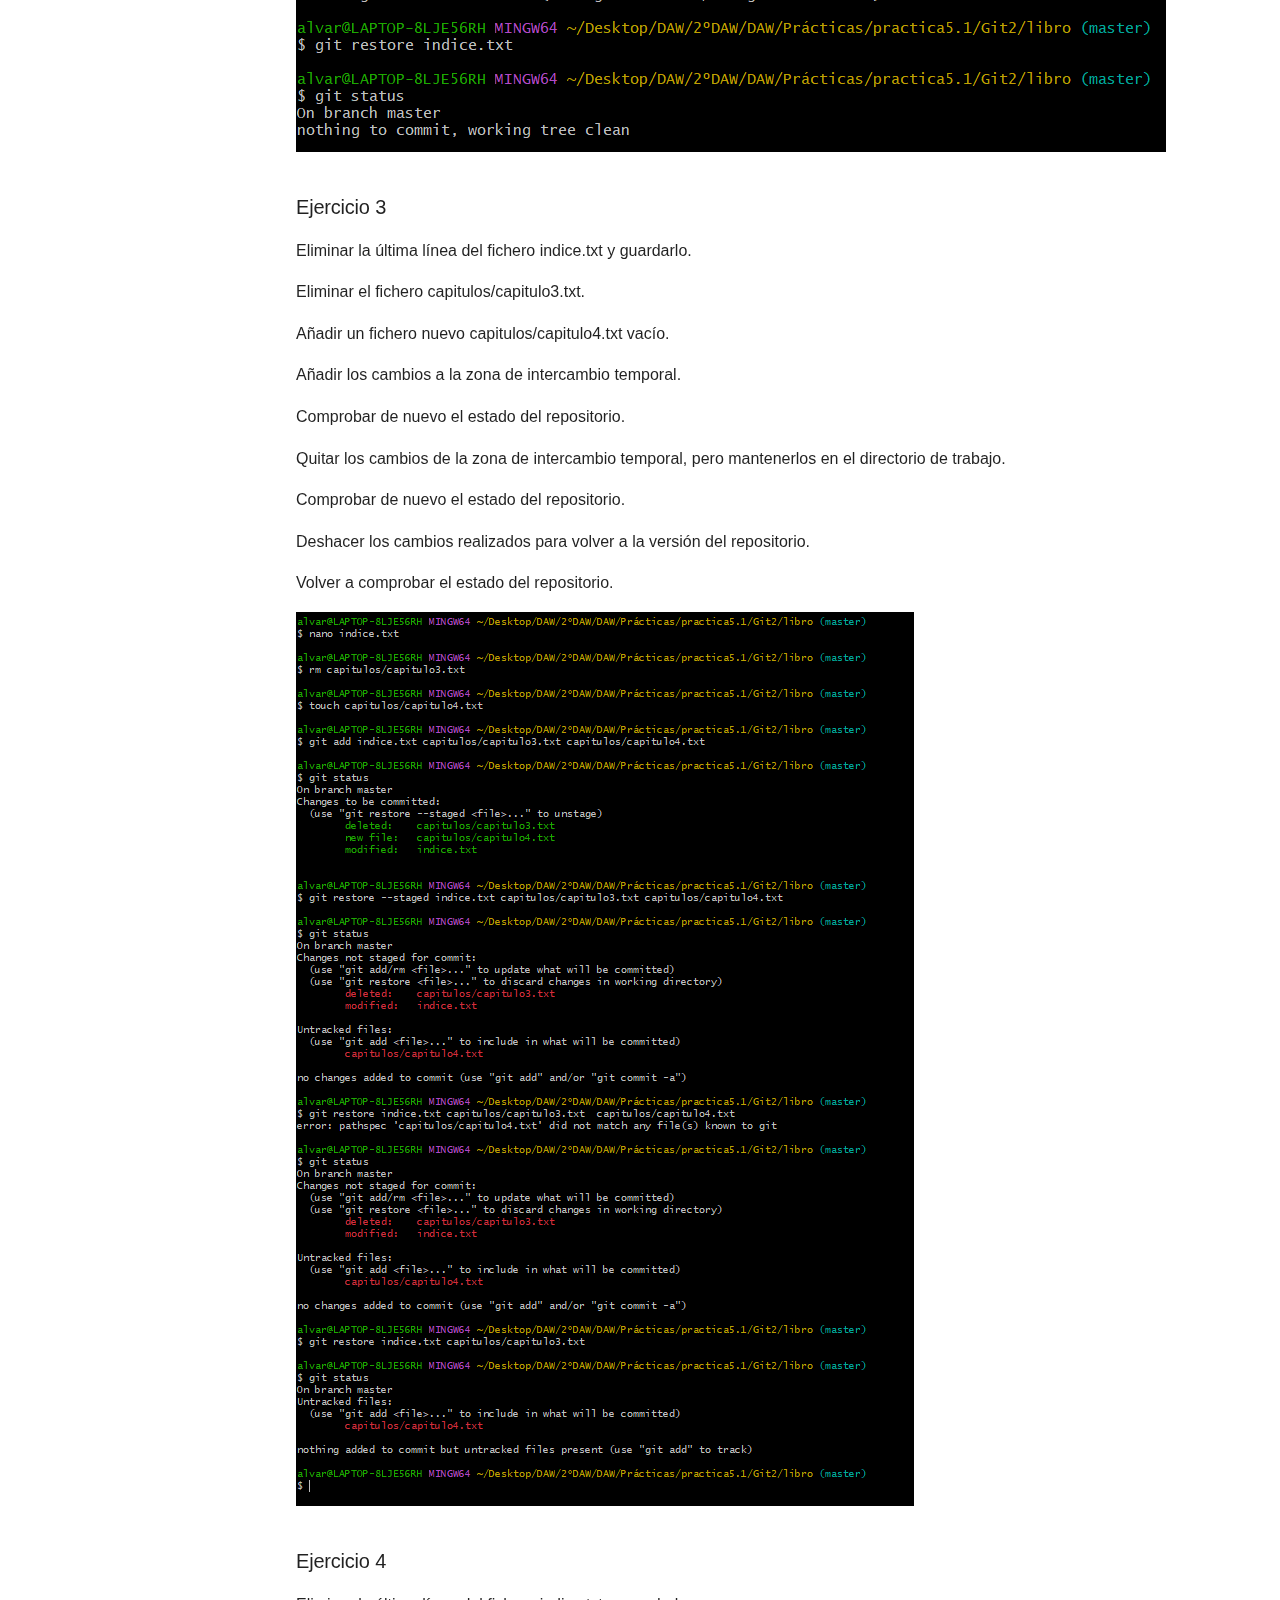
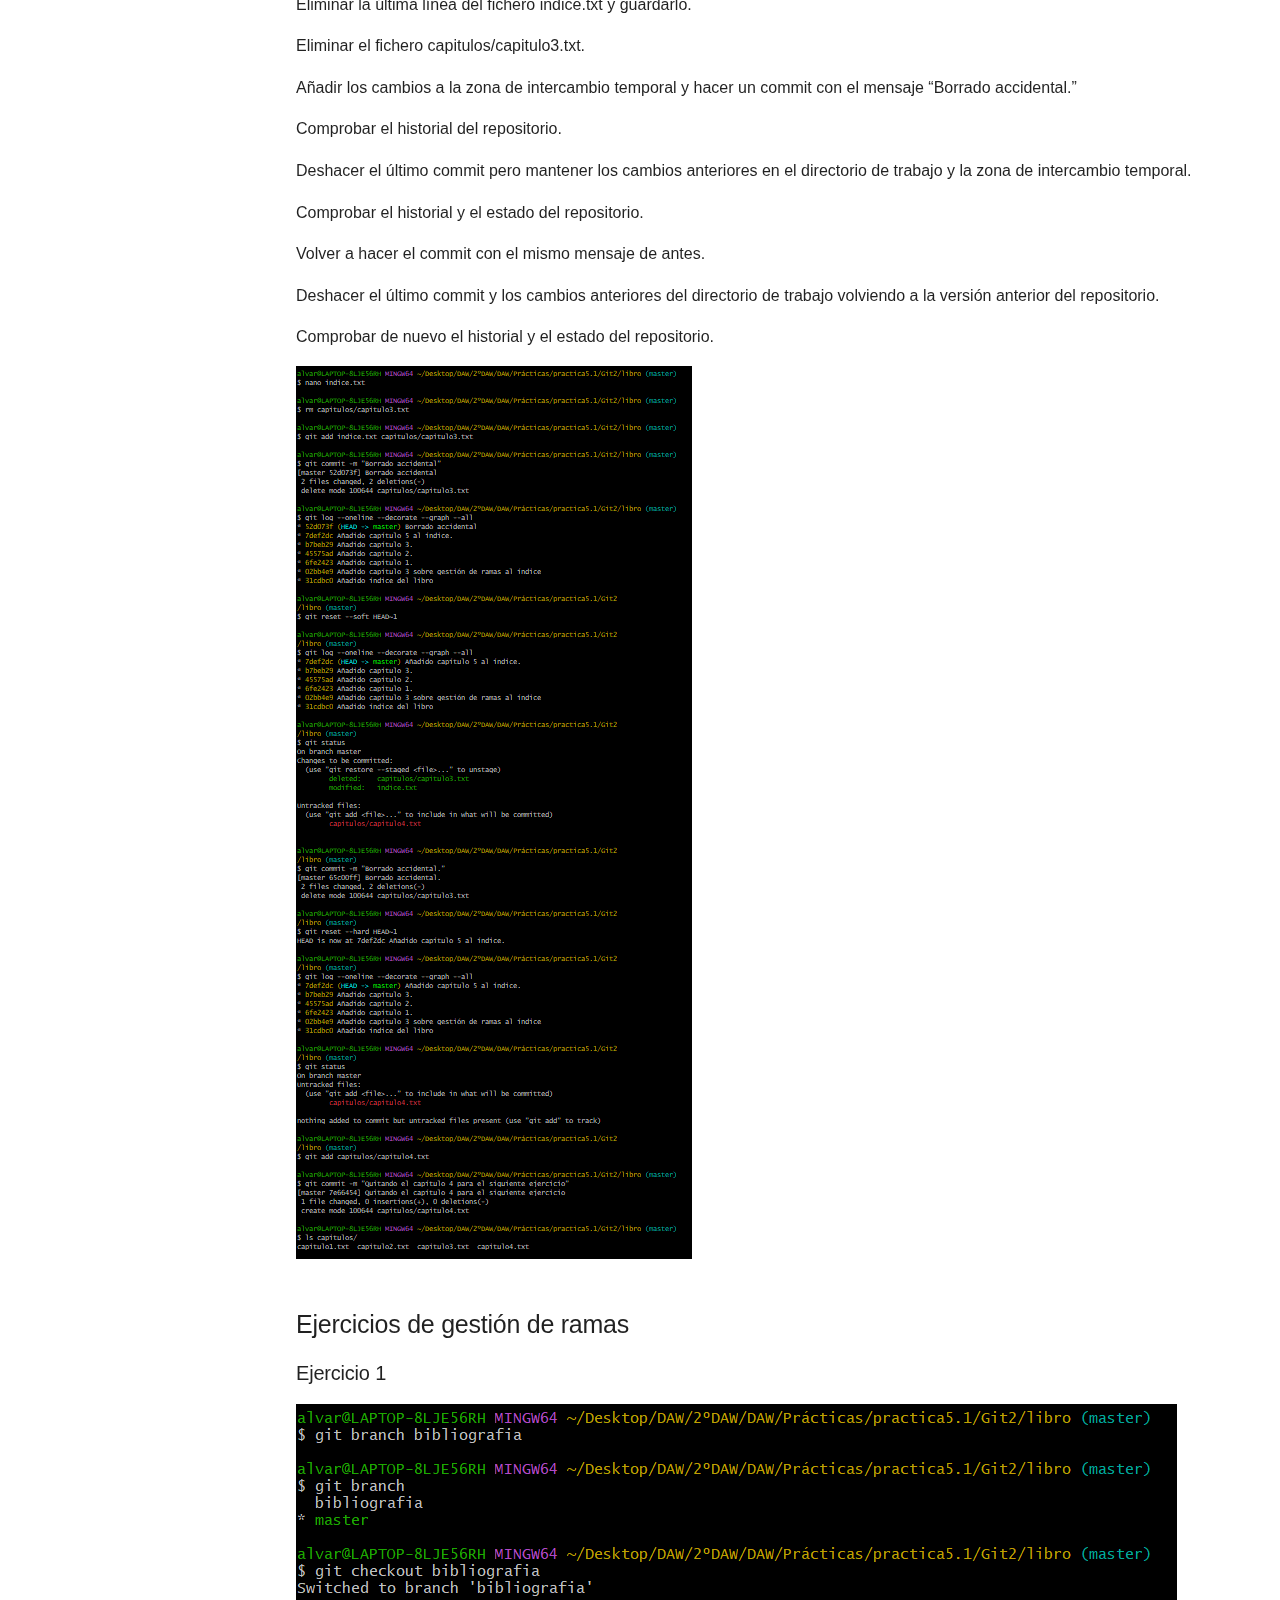
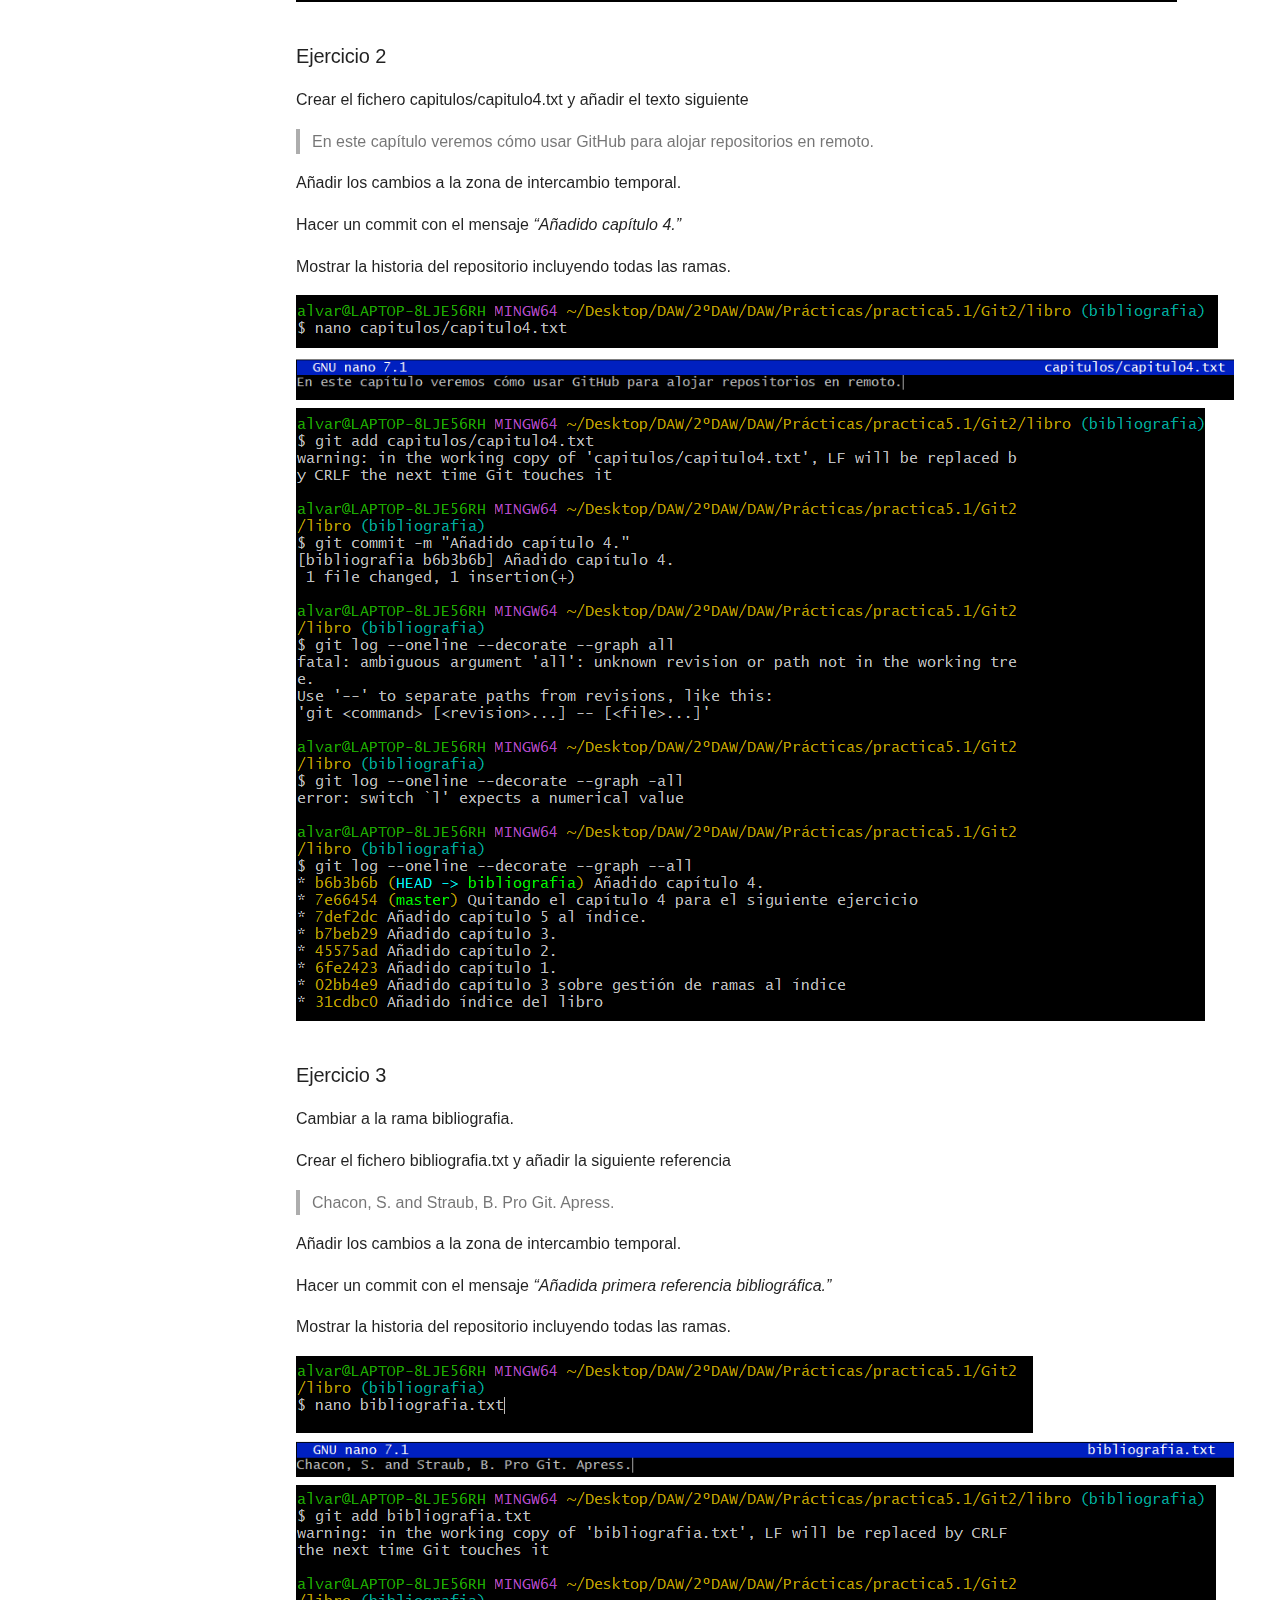
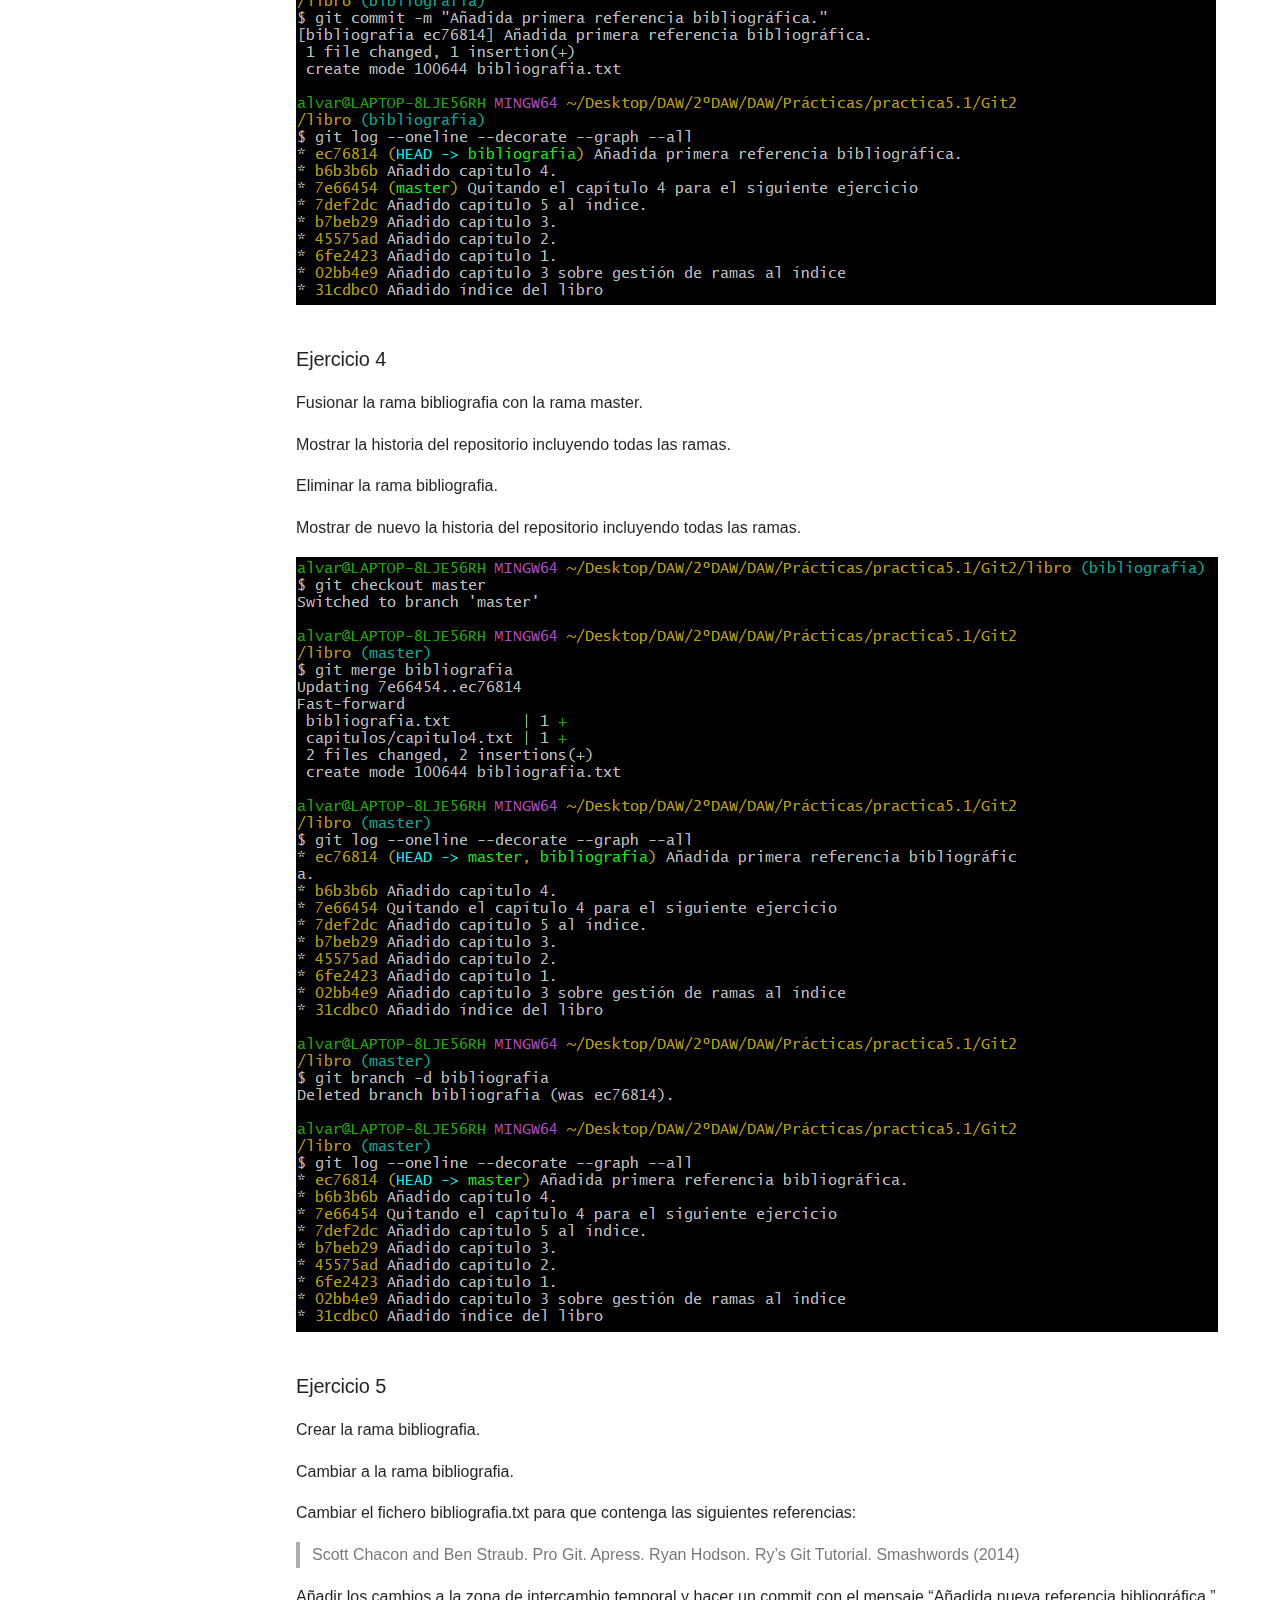
<file: Practicas/practica5.2/docs/index.html>
<!doctype html>
<html lang="es" class="no-js">
  <head>
    
      <meta charset="utf-8">
      <meta name="viewport" content="width=device-width,initial-scale=1">
      
        <meta name="description" content="Documentación de las prácticas">
      
      
        <meta name="author" content="Álvaro Mejías Benavente">
      
      
      
        <link rel="prev" href="../../practica5.1/docs/">
      
      
        <link rel="next" href="../../practica6.1/docs/">
      
      
      <link rel="icon" href="../../../assets/images/favicon.png">
      <meta name="generator" content="mkdocs-1.6.1, mkdocs-material-9.6.7">
    
    
      
        <title>Practica 5.1 (Ejercicios Git y Github 2) - Documentación DAW</title>
      
    
    
      <link rel="stylesheet" href="../../../assets/stylesheets/main.8608ea7d.min.css">
      
        
        <link rel="stylesheet" href="../../../assets/stylesheets/palette.06af60db.min.css">
      
      


    
    
      
    
    
      
        
        
        <link rel="preconnect" href="https://fonts.gstatic.com" crossorigin>
        <link rel="stylesheet" href="https://fonts.googleapis.com/css?family=Verdana:300,300i,400,400i,700,700i%7CRoboto+Mono:400,400i,700,700i&display=fallback">
        <style>:root{--md-text-font:"Verdana";--md-code-font:"Roboto Mono"}</style>
      
    
    
    <script>__md_scope=new URL("../../..",location),__md_hash=e=>[...e].reduce(((e,_)=>(e<<5)-e+_.charCodeAt(0)),0),__md_get=(e,_=localStorage,t=__md_scope)=>JSON.parse(_.getItem(t.pathname+"."+e)),__md_set=(e,_,t=localStorage,a=__md_scope)=>{try{t.setItem(a.pathname+"."+e,JSON.stringify(_))}catch(e){}}</script>
    
      

    
    
    
  </head>
  
  
    
    
      
    
    
    
    
    <body dir="ltr" data-md-color-scheme="default" data-md-color-primary="teal" data-md-color-accent="light-green">
  
    
    <input class="md-toggle" data-md-toggle="drawer" type="checkbox" id="__drawer" autocomplete="off">
    <input class="md-toggle" data-md-toggle="search" type="checkbox" id="__search" autocomplete="off">
    <label class="md-overlay" for="__drawer"></label>
    <div data-md-component="skip">
      
        
        <a href="#practica-51" class="md-skip">
          Saltar a contenido
        </a>
      
    </div>
    <div data-md-component="announce">
      
    </div>
    
    
      

  

<header class="md-header md-header--shadow" data-md-component="header">
  <nav class="md-header__inner md-grid" aria-label="Cabecera">
    <a href="../../.." title="Documentación DAW" class="md-header__button md-logo" aria-label="Documentación DAW" data-md-component="logo">
      
  
  <svg xmlns="http://www.w3.org/2000/svg" viewBox="0 0 24 24"><path d="M12 8a3 3 0 0 0 3-3 3 3 0 0 0-3-3 3 3 0 0 0-3 3 3 3 0 0 0 3 3m0 3.54C9.64 9.35 6.5 8 3 8v11c3.5 0 6.64 1.35 9 3.54 2.36-2.19 5.5-3.54 9-3.54V8c-3.5 0-6.64 1.35-9 3.54"/></svg>

    </a>
    <label class="md-header__button md-icon" for="__drawer">
      
      <svg xmlns="http://www.w3.org/2000/svg" viewBox="0 0 24 24"><path d="M3 6h18v2H3zm0 5h18v2H3zm0 5h18v2H3z"/></svg>
    </label>
    <div class="md-header__title" data-md-component="header-title">
      <div class="md-header__ellipsis">
        <div class="md-header__topic">
          <span class="md-ellipsis">
            Documentación DAW
          </span>
        </div>
        <div class="md-header__topic" data-md-component="header-topic">
          <span class="md-ellipsis">
            
              Practica 5.1 (Ejercicios Git y Github 2)
            
          </span>
        </div>
      </div>
    </div>
    
      
        <form class="md-header__option" data-md-component="palette">
  
    
    
    
    <input class="md-option" data-md-color-media="" data-md-color-scheme="default" data-md-color-primary="teal" data-md-color-accent="light-green"  aria-label="Cambiar a modo oscuro"  type="radio" name="__palette" id="__palette_0">
    
      <label class="md-header__button md-icon" title="Cambiar a modo oscuro" for="__palette_1" hidden>
        <svg xmlns="http://www.w3.org/2000/svg" viewBox="0 0 24 24"><path d="M17 6H7c-3.31 0-6 2.69-6 6s2.69 6 6 6h10c3.31 0 6-2.69 6-6s-2.69-6-6-6m0 10H7c-2.21 0-4-1.79-4-4s1.79-4 4-4h10c2.21 0 4 1.79 4 4s-1.79 4-4 4M7 9c-1.66 0-3 1.34-3 3s1.34 3 3 3 3-1.34 3-3-1.34-3-3-3"/></svg>
      </label>
    
  
    
    
    
    <input class="md-option" data-md-color-media="" data-md-color-scheme="slate" data-md-color-primary="teal" data-md-color-accent="light-green"  aria-label="Cambiar a modo claro"  type="radio" name="__palette" id="__palette_1">
    
      <label class="md-header__button md-icon" title="Cambiar a modo claro" for="__palette_0" hidden>
        <svg xmlns="http://www.w3.org/2000/svg" viewBox="0 0 24 24"><path d="M17 7H7a5 5 0 0 0-5 5 5 5 0 0 0 5 5h10a5 5 0 0 0 5-5 5 5 0 0 0-5-5m0 8a3 3 0 0 1-3-3 3 3 0 0 1 3-3 3 3 0 0 1 3 3 3 3 0 0 1-3 3"/></svg>
      </label>
    
  
</form>
      
    
    
      <script>var palette=__md_get("__palette");if(palette&&palette.color){if("(prefers-color-scheme)"===palette.color.media){var media=matchMedia("(prefers-color-scheme: light)"),input=document.querySelector(media.matches?"[data-md-color-media='(prefers-color-scheme: light)']":"[data-md-color-media='(prefers-color-scheme: dark)']");palette.color.media=input.getAttribute("data-md-color-media"),palette.color.scheme=input.getAttribute("data-md-color-scheme"),palette.color.primary=input.getAttribute("data-md-color-primary"),palette.color.accent=input.getAttribute("data-md-color-accent")}for(var[key,value]of Object.entries(palette.color))document.body.setAttribute("data-md-color-"+key,value)}</script>
    
    
    
      <label class="md-header__button md-icon" for="__search">
        
        <svg xmlns="http://www.w3.org/2000/svg" viewBox="0 0 24 24"><path d="M9.5 3A6.5 6.5 0 0 1 16 9.5c0 1.61-.59 3.09-1.56 4.23l.27.27h.79l5 5-1.5 1.5-5-5v-.79l-.27-.27A6.52 6.52 0 0 1 9.5 16 6.5 6.5 0 0 1 3 9.5 6.5 6.5 0 0 1 9.5 3m0 2C7 5 5 7 5 9.5S7 14 9.5 14 14 12 14 9.5 12 5 9.5 5"/></svg>
      </label>
      <div class="md-search" data-md-component="search" role="dialog">
  <label class="md-search__overlay" for="__search"></label>
  <div class="md-search__inner" role="search">
    <form class="md-search__form" name="search">
      <input type="text" class="md-search__input" name="query" aria-label="Búsqueda" placeholder="Búsqueda" autocapitalize="off" autocorrect="off" autocomplete="off" spellcheck="false" data-md-component="search-query" required>
      <label class="md-search__icon md-icon" for="__search">
        
        <svg xmlns="http://www.w3.org/2000/svg" viewBox="0 0 24 24"><path d="M9.5 3A6.5 6.5 0 0 1 16 9.5c0 1.61-.59 3.09-1.56 4.23l.27.27h.79l5 5-1.5 1.5-5-5v-.79l-.27-.27A6.52 6.52 0 0 1 9.5 16 6.5 6.5 0 0 1 3 9.5 6.5 6.5 0 0 1 9.5 3m0 2C7 5 5 7 5 9.5S7 14 9.5 14 14 12 14 9.5 12 5 9.5 5"/></svg>
        
        <svg xmlns="http://www.w3.org/2000/svg" viewBox="0 0 24 24"><path d="M20 11v2H8l5.5 5.5-1.42 1.42L4.16 12l7.92-7.92L13.5 5.5 8 11z"/></svg>
      </label>
      <nav class="md-search__options" aria-label="Buscar">
        
        <button type="reset" class="md-search__icon md-icon" title="Limpiar" aria-label="Limpiar" tabindex="-1">
          
          <svg xmlns="http://www.w3.org/2000/svg" viewBox="0 0 24 24"><path d="M19 6.41 17.59 5 12 10.59 6.41 5 5 6.41 10.59 12 5 17.59 6.41 19 12 13.41 17.59 19 19 17.59 13.41 12z"/></svg>
        </button>
      </nav>
      
        <div class="md-search__suggest" data-md-component="search-suggest"></div>
      
    </form>
    <div class="md-search__output">
      <div class="md-search__scrollwrap" tabindex="0" data-md-scrollfix>
        <div class="md-search-result" data-md-component="search-result">
          <div class="md-search-result__meta">
            Inicializando búsqueda
          </div>
          <ol class="md-search-result__list" role="presentation"></ol>
        </div>
      </div>
    </div>
  </div>
</div>
    
    
  </nav>
  
</header>
    
    <div class="md-container" data-md-component="container">
      
      
        
          
        
      
      <main class="md-main" data-md-component="main">
        <div class="md-main__inner md-grid">
          
            
              
              <div class="md-sidebar md-sidebar--primary" data-md-component="sidebar" data-md-type="navigation" >
                <div class="md-sidebar__scrollwrap">
                  <div class="md-sidebar__inner">
                    



  

<nav class="md-nav md-nav--primary md-nav--integrated" aria-label="Navegación" data-md-level="0">
  <label class="md-nav__title" for="__drawer">
    <a href="../../.." title="Documentación DAW" class="md-nav__button md-logo" aria-label="Documentación DAW" data-md-component="logo">
      
  
  <svg xmlns="http://www.w3.org/2000/svg" viewBox="0 0 24 24"><path d="M12 8a3 3 0 0 0 3-3 3 3 0 0 0-3-3 3 3 0 0 0-3 3 3 3 0 0 0 3 3m0 3.54C9.64 9.35 6.5 8 3 8v11c3.5 0 6.64 1.35 9 3.54 2.36-2.19 5.5-3.54 9-3.54V8c-3.5 0-6.64 1.35-9 3.54"/></svg>

    </a>
    Documentación DAW
  </label>
  
  <ul class="md-nav__list" data-md-scrollfix>
    
      
      
  
  
  
  
    <li class="md-nav__item">
      <a href="../../practica2/docs/" class="md-nav__link">
        
  
  <span class="md-ellipsis">
    Practica 2
    
  </span>
  

      </a>
    </li>
  

    
      
      
  
  
  
  
    <li class="md-nav__item">
      <a href="../../practica2.2/docs/" class="md-nav__link">
        
  
  <span class="md-ellipsis">
    Practica 2.2
    
  </span>
  

      </a>
    </li>
  

    
      
      
  
  
  
  
    <li class="md-nav__item">
      <a href="../../practica2.3/docs/" class="md-nav__link">
        
  
  <span class="md-ellipsis">
    Practica 2.3
    
  </span>
  

      </a>
    </li>
  

    
      
      
  
  
  
  
    <li class="md-nav__item">
      <a href="../../practica2.4/docs/" class="md-nav__link">
        
  
  <span class="md-ellipsis">
    Practica 2.4
    
  </span>
  

      </a>
    </li>
  

    
      
      
  
  
  
  
    <li class="md-nav__item">
      <a href="../../practica2.5/docs/" class="md-nav__link">
        
  
  <span class="md-ellipsis">
    Practica 2.5
    
  </span>
  

      </a>
    </li>
  

    
      
      
  
  
  
  
    <li class="md-nav__item">
      <a href="../../practica3.1/docs/" class="md-nav__link">
        
  
  <span class="md-ellipsis">
    Practica 3.1
    
  </span>
  

      </a>
    </li>
  

    
      
      
  
  
  
  
    <li class="md-nav__item">
      <a href="../../practica3.2/docs/" class="md-nav__link">
        
  
  <span class="md-ellipsis">
    Practica 3.2
    
  </span>
  

      </a>
    </li>
  

    
      
      
  
  
  
  
    <li class="md-nav__item">
      <a href="../../practica3.3/docs/" class="md-nav__link">
        
  
  <span class="md-ellipsis">
    Practica 3.3
    
  </span>
  

      </a>
    </li>
  

    
      
      
  
  
  
  
    <li class="md-nav__item">
      <a href="../../practica4.1/docs/" class="md-nav__link">
        
  
  <span class="md-ellipsis">
    Practica 4.1
    
  </span>
  

      </a>
    </li>
  

    
      
      
  
  
  
  
    <li class="md-nav__item">
      <a href="../../practica5.1/docs/" class="md-nav__link">
        
  
  <span class="md-ellipsis">
    Practica 5.1 (Ejercicios Git y Github 1)
    
  </span>
  

      </a>
    </li>
  

    
      
      
  
  
    
  
  
  
    <li class="md-nav__item md-nav__item--active">
      
      <input class="md-nav__toggle md-toggle" type="checkbox" id="__toc">
      
      
        
      
      
      <a href="./" class="md-nav__link md-nav__link--active">
        
  
  <span class="md-ellipsis">
    Practica 5.1 (Ejercicios Git y Github 2)
    
  </span>
  

      </a>
      
    </li>
  

    
      
      
  
  
  
  
    <li class="md-nav__item">
      <a href="../../practica6.1/docs/" class="md-nav__link">
        
  
  <span class="md-ellipsis">
    Practica 6.1
    
  </span>
  

      </a>
    </li>
  

    
      
      
  
  
  
  
    <li class="md-nav__item">
      <a href="../../practica6.2/docs/" class="md-nav__link">
        
  
  <span class="md-ellipsis">
    Practica 6.2
    
  </span>
  

      </a>
    </li>
  

    
  </ul>
</nav>
                  </div>
                </div>
              </div>
            
            
          
          
            <div class="md-content" data-md-component="content">
              <article class="md-content__inner md-typeset">
                
                  



<h1 id="practica-51">Practica 5.1<a class="headerlink" href="#practica-51" title="Permanent link">&para;</a></h1>
<h1 id="ejercicios-git-y-github-2">Ejercicios Git y GitHub 2<a class="headerlink" href="#ejercicios-git-y-github-2" title="Permanent link">&para;</a></h1>
<h2 id="ejercicios-de-creacion-y-actualizacion-de-repositorios">Ejercicios de creación y actualización de repositorios<a class="headerlink" href="#ejercicios-de-creacion-y-actualizacion-de-repositorios" title="Permanent link">&para;</a></h2>
<h3 id="ejercicio-1">Ejercicio 1<a class="headerlink" href="#ejercicio-1" title="Permanent link">&para;</a></h3>
<p>Configurar Git definiendo el nombre del usuario, el correo electrónico y activar el coloreado de la salida.</p>
<p>Mostrar la configuración final.</p>
<p><img alt="captura1" src="assets/images/1.PNG" /></p>
<h3 id="ejercicio-2">Ejercicio 2<a class="headerlink" href="#ejercicio-2" title="Permanent link">&para;</a></h3>
<p>Crear un repositorio nuevo con el nombre libro y mostrar su contenido.</p>
<p><img alt="captura2" src="assets/images/2.PNG" /></p>
<h3 id="ejercicio-3">Ejercicio 3<a class="headerlink" href="#ejercicio-3" title="Permanent link">&para;</a></h3>
<p>Comprobar el estado del repositorio.</p>
<p>Crear un fichero indice.txt con el siguiente contenido:</p>
<blockquote>
<p>Capítulo 1: Introducción a Git
Capítulo 2: Flujo de trabajo básico
Capítulo 3: Repositorios remotos</p>
</blockquote>
<p>Comprobar de nuevo el estado del repositorio.
Añadir el fichero a la zona de intercambio temporal.</p>
<p>Volver a comprobar una vez más el estado del repositorio.</p>
<p><img alt="captura3" src="assets/images/3.PNG" />
<img alt="captura4" src="assets/images/4.PNG" />
<img alt="captura5" src="assets/images/5.PNG" /></p>
<h3 id="ejercicio-4">Ejercicio 4<a class="headerlink" href="#ejercicio-4" title="Permanent link">&para;</a></h3>
<p>Realizar un commit de los últimos cambios con el mensaje <em>“Añadido índice del libro.”</em> y ver el estado del repositorio.</p>
<p><img alt="captura6" src="assets/images/6.PNG" /></p>
<h3 id="ejercicio-5">Ejercicio 5<a class="headerlink" href="#ejercicio-5" title="Permanent link">&para;</a></h3>
<p>Cambiar el fichero indice.txt para que contenga lo siguiente:</p>
<blockquote>
<p>Capítulo 1: Introducción a Git
Capítulo 2: Flujo de trabajo básico
Capítulo 3: Gestión de ramas
Capítulo 4: Repositorios remotos</p>
</blockquote>
<p>Mostrar los cambios con respecto a la última versión guardada en el repositorio.</p>
<p>Hacer un commit de los cambios con el mensaje <em>“Añadido capítulo 3 sobre gestión de ramas”</em>.</p>
<p><img alt="captura7" src="assets/images/7.PNG" />
<img alt="captura8" src="assets/images/8.PNG" />
<img alt="captura9" src="assets/images/9.PNG" /></p>
<h3 id="ejercicio-6">Ejercicio 6<a class="headerlink" href="#ejercicio-6" title="Permanent link">&para;</a></h3>
<p>Mostrar los cambios de la última versión del repositorio con respecto a la anterior.</p>
<p>Cambiar el mensaje del último commit por <em>“Añadido capítulo 3 sobre gestión de ramas al índice.”</em></p>
<p>Volver a mostrar los últimos cambios del repositorio.</p>
<p><img alt="captura10" src="assets/images/10.PNG" /></p>
<h2 id="ejercicios-de-manejo-del-historial-de-cambios">Ejercicios de manejo del historial de cambios<a class="headerlink" href="#ejercicios-de-manejo-del-historial-de-cambios" title="Permanent link">&para;</a></h2>
<h3 id="ejercicio-1_1">Ejercicio 1<a class="headerlink" href="#ejercicio-1_1" title="Permanent link">&para;</a></h3>
<p>Mostrar el historial de cambios del repositorio.</p>
<p>Crear la carpeta capitulos y crear dentro de ella el fichero capitulo1.txt con el siguiente texto.</p>
<blockquote>
<p>Git es un sistema de control de versiones ideado por Linus Torvalds.</p>
</blockquote>
<p>Añadir los cambios a la zona de intercambio temporal.</p>
<p>Hacer un commit de los cambios con el mensaje <em>“Añadido capítulo 1.”</em> Volver a mostrar el historial de cambios del repositorio.</p>
<p><img alt="captura11" src="assets/images/11.PNG" />
<img alt="captura12" src="assets/images/12.PNG" />
<img alt="captura13" src="assets/images/13.PNG" /></p>
<h3 id="ejercicio-2_1">Ejercicio 2<a class="headerlink" href="#ejercicio-2_1" title="Permanent link">&para;</a></h3>
<p>Crear el fichero capitulo2.txt en la carpeta capitulos con el siguiente texto.</p>
<blockquote>
<p>El flujo de trabajo básico con Git consiste en: 1- Hacer cambios en el repositorio. 2- Añadir los cambios a la zona de intercambio temporal. 3- Hacer un commit de los cambios.</p>
</blockquote>
<p>Añadir los cambios a la zona de intercambio temporal.</p>
<p>Hacer un commit de los cambios con el mensaje <em>“Añadido capítulo 2.”</em></p>
<p>Mostrar las diferencias entre la última versión y dos versiones anteriores.</p>
<p><img alt="captura14" src="assets/images/14.PNG" />
<img alt="captura15" src="assets/images/15.PNG" />
<img alt="captura16" src="assets/images/16.PNG" /></p>
<h3 id="ejercicio-3_1">Ejercicio 3<a class="headerlink" href="#ejercicio-3_1" title="Permanent link">&para;</a></h3>
<p>Crear el fichero capitulo3.txt en la carpeta capitulos con el siguiente texto.</p>
<blockquote>
<p>Git permite la creación de ramas lo que permite tener distintas versiones del mismo proyecto y trabajar de manera simultanea en ellas.</p>
</blockquote>
<p>Añadir los cambios a la zona de intercambio temporal.</p>
<p>Hacer un commit de los cambios con el mensaje <em>“Añadido capítulo 3.”</em></p>
<p>Mostrar las diferencias entre la primera y la última versión del repositorio.</p>
<p><img alt="captura17" src="assets/images/17.PNG" />
<img alt="captura18" src="assets/images/18.PNG" />
<img alt="captura19" src="assets/images/19.PNG" /></p>
<h3 id="ejercicio-4_1">Ejercicio 4<a class="headerlink" href="#ejercicio-4_1" title="Permanent link">&para;</a></h3>
<p>Añadir al final del fichero indice.txt la siguiente línea:</p>
<blockquote>
<p>Capítulo 5: Conceptos avanzados</p>
</blockquote>
<p>Añadir los cambios a la zona de intercambio temporal.</p>
<p>Hacer un commit de los cambios con el mensaje <em>“Añadido capítulo 5 al índice.”</em>.</p>
<p>Mostrar quién ha hecho cambios sobre el fichero indice.txt.</p>
<p><img alt="captura20" src="assets/images/20.PNG" />
<img alt="captura21" src="assets/images/21.PNG" />
<img alt="captura22" src="assets/images/22.PNG" /></p>
<h2 id="ejercicios-de-deshacer-cambios">Ejercicios de deshacer cambios<a class="headerlink" href="#ejercicios-de-deshacer-cambios" title="Permanent link">&para;</a></h2>
<h3 id="ejercicio-1_2">Ejercicio 1<a class="headerlink" href="#ejercicio-1_2" title="Permanent link">&para;</a></h3>
<p>Eliminar la última línea del fichero indice.txt y guardarlo.</p>
<p>Comprobar el estado del repositorio.</p>
<p>Deshacer los cambios realizados en el fichero indice.txt para volver a la versión anterior del fichero.</p>
<p>Volver a comprobar el estado del repositorio.</p>
<p><img alt="captura23" src="assets/images/23.PNG" /></p>
<h3 id="ejercicio-2_2">Ejercicio 2<a class="headerlink" href="#ejercicio-2_2" title="Permanent link">&para;</a></h3>
<p>Eliminar la última línea del fichero indice.txt y guardarlo.</p>
<p>Añadir los cambios a la zona de intercambio temporal.</p>
<p>Comprobar de nuevo el estado del repositorio.</p>
<p>Quitar los cambios de la zona de intercambio temporal, pero mantenerlos en el directorio de trabajo.</p>
<p>Comprobar de nuevo el estado del repositorio.</p>
<p>Deshacer los cambios realizados en el fichero indice.txt para volver a la versión anterior del fichero.</p>
<p>Volver a comprobar el estado del repositorio.</p>
<p><img alt="captura24" src="assets/images/24.PNG" /></p>
<h3 id="ejercicio-3_2">Ejercicio 3<a class="headerlink" href="#ejercicio-3_2" title="Permanent link">&para;</a></h3>
<p>Eliminar la última línea del fichero indice.txt y guardarlo.</p>
<p>Eliminar el fichero capitulos/capitulo3.txt.</p>
<p>Añadir un fichero nuevo capitulos/capitulo4.txt vacío.</p>
<p>Añadir los cambios a la zona de intercambio temporal.</p>
<p>Comprobar de nuevo el estado del repositorio.</p>
<p>Quitar los cambios de la zona de intercambio temporal, pero mantenerlos en el directorio de trabajo.</p>
<p>Comprobar de nuevo el estado del repositorio.</p>
<p>Deshacer los cambios realizados para volver a la versión del repositorio.</p>
<p>Volver a comprobar el estado del repositorio.</p>
<p><img alt="captura25" src="assets/images/25.PNG" /></p>
<h3 id="ejercicio-4_2">Ejercicio 4<a class="headerlink" href="#ejercicio-4_2" title="Permanent link">&para;</a></h3>
<p>Eliminar la última línea del fichero indice.txt y guardarlo.</p>
<p>Eliminar el fichero capitulos/capitulo3.txt.</p>
<p>Añadir los cambios a la zona de intercambio temporal y hacer un commit con el mensaje “Borrado accidental.”</p>
<p>Comprobar el historial del repositorio.</p>
<p>Deshacer el último commit pero mantener los cambios anteriores en el directorio de trabajo y la zona de intercambio temporal.</p>
<p>Comprobar el historial y el estado del repositorio.</p>
<p>Volver a hacer el commit con el mismo mensaje de antes.</p>
<p>Deshacer el último commit y los cambios anteriores del directorio de trabajo volviendo a la versión anterior del repositorio.</p>
<p>Comprobar de nuevo el historial y el estado del repositorio.</p>
<p><img alt="captura26" src="assets/images/26.PNG" /></p>
<h2 id="ejercicios-de-gestion-de-ramas">Ejercicios de gestión de ramas<a class="headerlink" href="#ejercicios-de-gestion-de-ramas" title="Permanent link">&para;</a></h2>
<h3 id="ejercicio-1_3">Ejercicio 1<a class="headerlink" href="#ejercicio-1_3" title="Permanent link">&para;</a></h3>
<p><img alt="captura27" src="assets/images/27.PNG" /></p>
<h3 id="ejercicio-2_3">Ejercicio 2<a class="headerlink" href="#ejercicio-2_3" title="Permanent link">&para;</a></h3>
<p>Crear el fichero capitulos/capitulo4.txt y añadir el texto siguiente</p>
<blockquote>
<p>En este capítulo veremos cómo usar GitHub para alojar repositorios en remoto.</p>
</blockquote>
<p>Añadir los cambios a la zona de intercambio temporal.</p>
<p>Hacer un commit con el mensaje <em>“Añadido capítulo 4.”</em></p>
<p>Mostrar la historia del repositorio incluyendo todas las ramas.</p>
<p><img alt="captura28" src="assets/images/28.PNG" />
<img alt="captura29" src="assets/images/29.PNG" />
<img alt="captura30" src="assets/images/30.PNG" /></p>
<h3 id="ejercicio-3_3">Ejercicio 3<a class="headerlink" href="#ejercicio-3_3" title="Permanent link">&para;</a></h3>
<p>Cambiar a la rama bibliografia.</p>
<p>Crear el fichero bibliografia.txt y añadir la siguiente referencia</p>
<blockquote>
<p>Chacon, S. and Straub, B. Pro Git. Apress.</p>
</blockquote>
<p>Añadir los cambios a la zona de intercambio temporal.</p>
<p>Hacer un commit con el mensaje <em>“Añadida primera referencia bibliográfica.”</em></p>
<p>Mostrar la historia del repositorio incluyendo todas las ramas.</p>
<p><img alt="captura31" src="assets/images/31.PNG" />
<img alt="captura32" src="assets/images/32.PNG" />
<img alt="captura33" src="assets/images/33.PNG" /></p>
<h3 id="ejercicio-4_3">Ejercicio 4<a class="headerlink" href="#ejercicio-4_3" title="Permanent link">&para;</a></h3>
<p>Fusionar la rama bibliografia con la rama master.</p>
<p>Mostrar la historia del repositorio incluyendo todas las ramas.</p>
<p>Eliminar la rama bibliografia.</p>
<p>Mostrar de nuevo la historia del repositorio incluyendo todas las ramas.</p>
<p><img alt="captura34" src="assets/images/34.PNG" /></p>
<h3 id="ejercicio-5_1">Ejercicio 5<a class="headerlink" href="#ejercicio-5_1" title="Permanent link">&para;</a></h3>
<p>Crear la rama bibliografia.</p>
<p>Cambiar a la rama bibliografia.</p>
<p>Cambiar el fichero bibliografia.txt para que contenga las siguientes referencias:</p>
<blockquote>
<p>Scott Chacon and Ben Straub. Pro Git. Apress.
Ryan Hodson. Ry’s Git Tutorial. Smashwords (2014)</p>
</blockquote>
<p>Añadir los cambios a la zona de intercambio temporal y hacer un commit con el mensaje “Añadida nueva referencia bibliográfica.”</p>
<p>Cambiar a la rama master.</p>
<p>Cambiar el fichero bibliografia.txt para que contenga las siguientes referencias:</p>
<blockquote>
<p>Chacon, S. and Straub, B. Pro Git. Apress.
Loeliger, J. and McCullough, M. Version control with Git. O’Reilly.</p>
</blockquote>
<p>Añadir los cambios a la zona de intercambio temporal y hacer un commit con el mensaje <em>“Añadida nueva referencia bibliográfica.”</em></p>
<p>Fusionar la rama bibliografia con la rama master.</p>
<p>Resolver el conflicto dejando el fichero bibliografia.txt con las referencias:</p>
<blockquote>
<p>Chacon, S. and Straub, B. Pro Git. Apress.
Loeliger, J. and McCullough, M. Version control with Git. O’Reilly.
Hodson, R. Ry’s Git Tutorial. Smashwords (2014)</p>
</blockquote>
<p>Añadir los cambios a la zona de intercambio temporal y hacer un commit con el mensaje <em>“Resuelto conflicto de bibliografía.”</em></p>
<p>Mostrar la historia del repositorio incluyendo todas las ramas.</p>
<p><img alt="captura35" src="assets/images/35.PNG" />
<img alt="captura36" src="assets/images/36.PNG" />
<img alt="captura37" src="assets/images/37.PNG" />
<img alt="captura38" src="assets/images/38.PNG" />
<img alt="captura39" src="assets/images/39.PNG" />
<img alt="captura40" src="assets/images/40.PNG" />
<img alt="captura41" src="assets/images/41.PNG" /></p>
<h2 id="ejercicios-de-repositorios-remotos">Ejercicios de repositorios remotos<a class="headerlink" href="#ejercicios-de-repositorios-remotos" title="Permanent link">&para;</a></h2>
<h3 id="ejercicio-1_4">Ejercicio 1<a class="headerlink" href="#ejercicio-1_4" title="Permanent link">&para;</a></h3>
<p>Crear un nuevo repositorio público en GitHub con el nombre libro-git.</p>
<p>Añadirlo al repositorio local del libro.</p>
<p>Mostrar todos los repositorios remotos configurados.</p>
<p><img alt="captura42" src="assets/images/42.PNG" />
<img alt="captura43" src="assets/images/43.PNG" /></p>
<h3 id="ejercicio-2_4">Ejercicio 2<a class="headerlink" href="#ejercicio-2_4" title="Permanent link">&para;</a></h3>
<p>Añadir los cambios del repositorio local al repositorio remoto de GitHub.</p>
<p>Acceder a GitHub y comprobar que se han subido los cambios mostrando el historial de versiones.</p>
<p><img alt="captura44" src="assets/images/44.PNG" />
<img alt="captura45" src="assets/images/45.PNG" /></p>
<h3 id="ejercicio-3_4">Ejercicio 3<a class="headerlink" href="#ejercicio-3_4" title="Permanent link">&para;</a></h3>
<p>Colaborar en el repositorio remoto libro-git de otro usuario.</p>
<p>Clonar su repositorio libro-git.</p>
<p>Añadir el fichero autores.txt que contenga el nombre del usuario y su correo electrónico.</p>
<p>Añadir los cambios a la zona de intercambio temporal.</p>
<p>Hacer un commit con el mensaje <em>“Añadido autor.”</em></p>
<p>Subir los cambios al repositorio remoto.</p>
<p><img alt="captura46" src="assets/images/46.PNG" />
<img alt="captura47" src="assets/images/47.PNG" />
<img alt="captura48" src="assets/images/48.PNG" />
<img alt="captura49" src="assets/images/49.PNG" />
<img alt="captura50" src="assets/images/50.PNG" /></p>
<h3 id="ejercicio-4_4">Ejercicio 4<a class="headerlink" href="#ejercicio-4_4" title="Permanent link">&para;</a></h3>
<p>Hacer una bifurcación del repositorio remoto asalber/libro-git en GitHub.</p>
<p>Clonar el repositorio creado en la cuenta de GitHub del usuario.</p>
<p>Crear una nueva rama autoria y activarla.</p>
<p>Añadir el nombre del usuario y su correo al fichero autores.txt.</p>
<p>Añadir los cambios a la zona de intercambio temporal.</p>
<p>Hacer un commit con el mensaje “Añadido nuevo autor.”</p>
<p>Subir los cambios de la rama autoria al repositorio remoto en GitHub.</p>
<p>Hacer un Pull Request de los cambios en la rama autoria.</p>
<p><img alt="captura51" src="assets/images/51.PNG" />
<img alt="captura52" src="assets/images/52.PNG" />
<img alt="captura53" src="assets/images/53.PNG" />
<img alt="captura54" src="assets/images/54.PNG" />
<img alt="captura55" src="assets/images/55.PNG" /></p>












                
              </article>
            </div>
          
          
  <script>var tabs=__md_get("__tabs");if(Array.isArray(tabs))e:for(var set of document.querySelectorAll(".tabbed-set")){var labels=set.querySelector(".tabbed-labels");for(var tab of tabs)for(var label of labels.getElementsByTagName("label"))if(label.innerText.trim()===tab){var input=document.getElementById(label.htmlFor);input.checked=!0;continue e}}</script>

<script>var target=document.getElementById(location.hash.slice(1));target&&target.name&&(target.checked=target.name.startsWith("__tabbed_"))</script>
        </div>
        
      </main>
      
        <footer class="md-footer">
  
  <div class="md-footer-meta md-typeset">
    <div class="md-footer-meta__inner md-grid">
      <div class="md-copyright">
  
  
    Made with
    <a href="https://squidfunk.github.io/mkdocs-material/" target="_blank" rel="noopener">
      Material for MkDocs
    </a>
  
</div>
      
    </div>
  </div>
</footer>
      
    </div>
    <div class="md-dialog" data-md-component="dialog">
      <div class="md-dialog__inner md-typeset"></div>
    </div>
    
    
    <script id="__config" type="application/json">{"base": "../../..", "features": ["toc.integrate", "header.autohide", "announce.dismiss", "search.suggest", "search.highlight", "content.tabs.link", "content.code.annotation", "content.code.copy"], "search": "../../../assets/javascripts/workers/search.f8cc74c7.min.js", "translations": {"clipboard.copied": "Copiado al portapapeles", "clipboard.copy": "Copiar al portapapeles", "search.result.more.one": "1 m\u00e1s en esta p\u00e1gina", "search.result.more.other": "# m\u00e1s en esta p\u00e1gina", "search.result.none": "No se encontraron documentos", "search.result.one": "1 documento encontrado", "search.result.other": "# documentos encontrados", "search.result.placeholder": "Teclee para comenzar b\u00fasqueda", "search.result.term.missing": "Falta", "select.version": "Seleccionar versi\u00f3n"}}</script>
    
    
      <script src="../../../assets/javascripts/bundle.c8b220af.min.js"></script>
      
    
  </body>
</html>
</file>
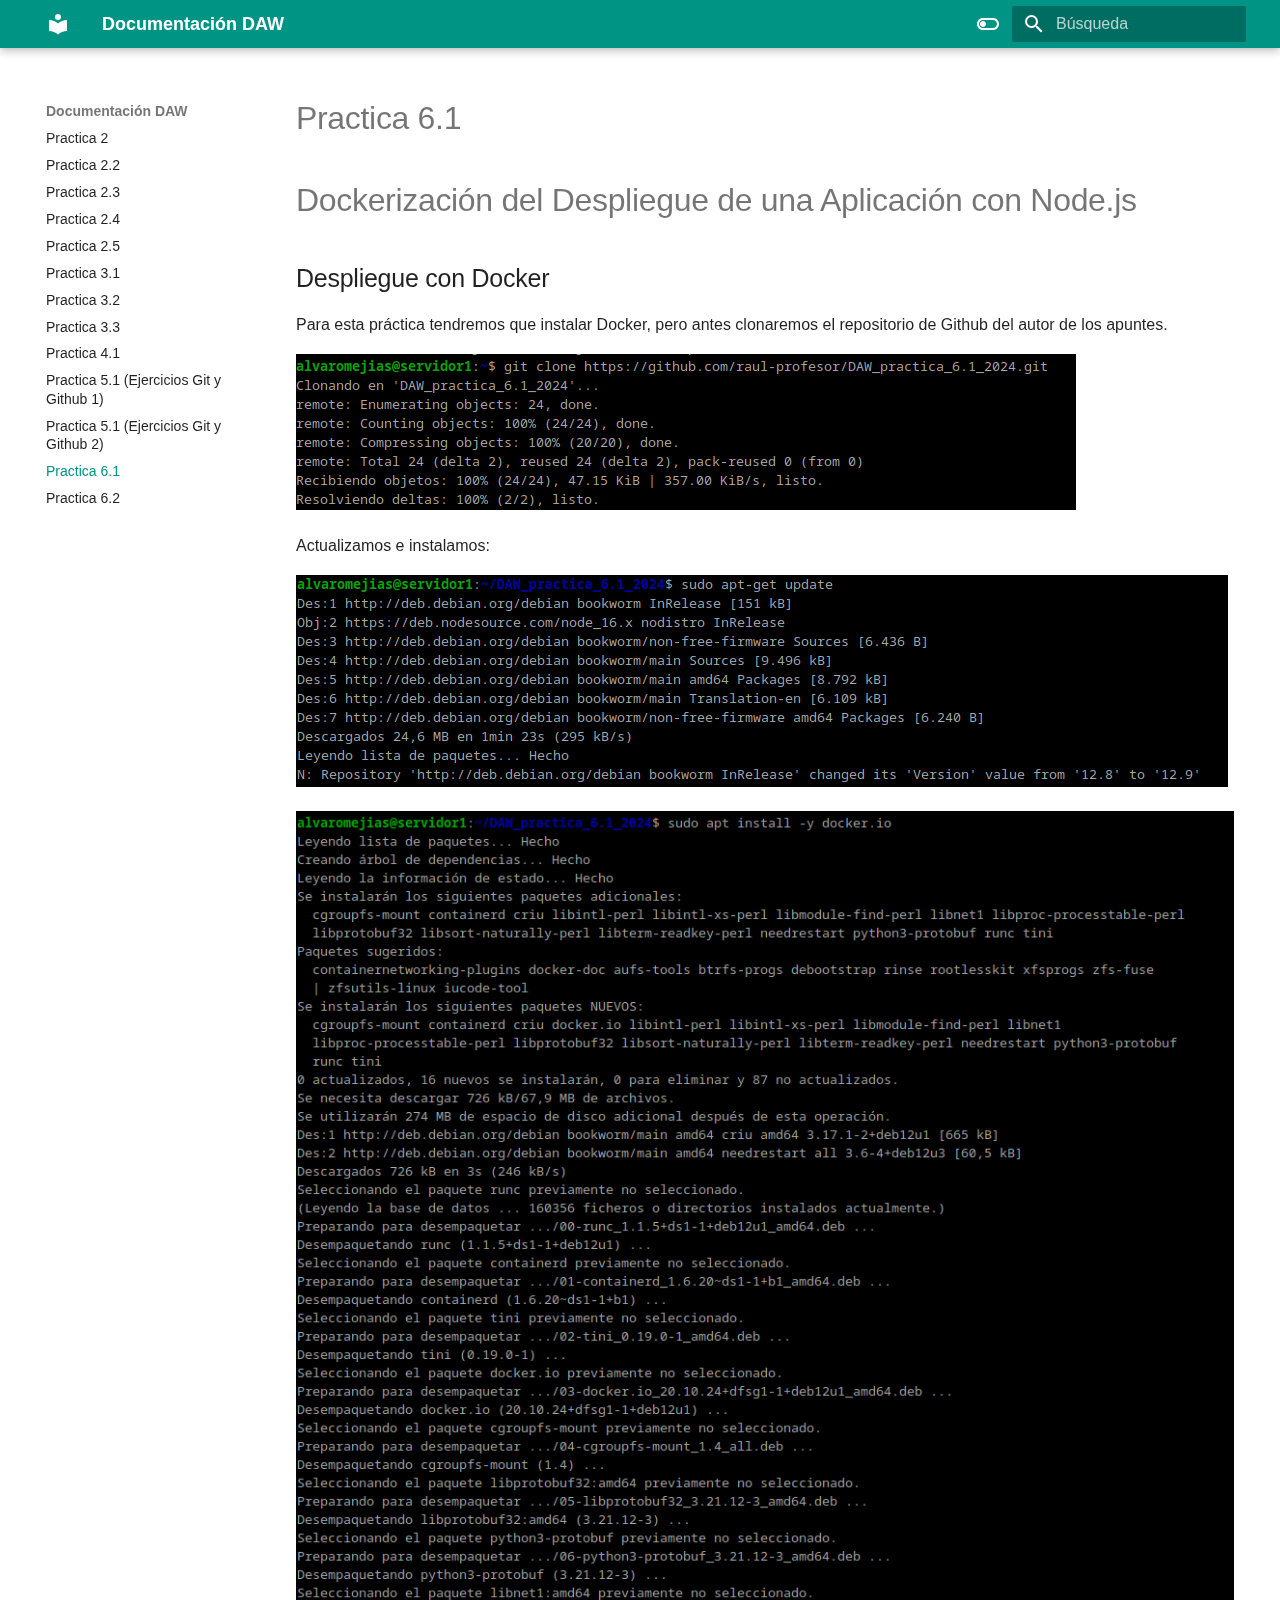
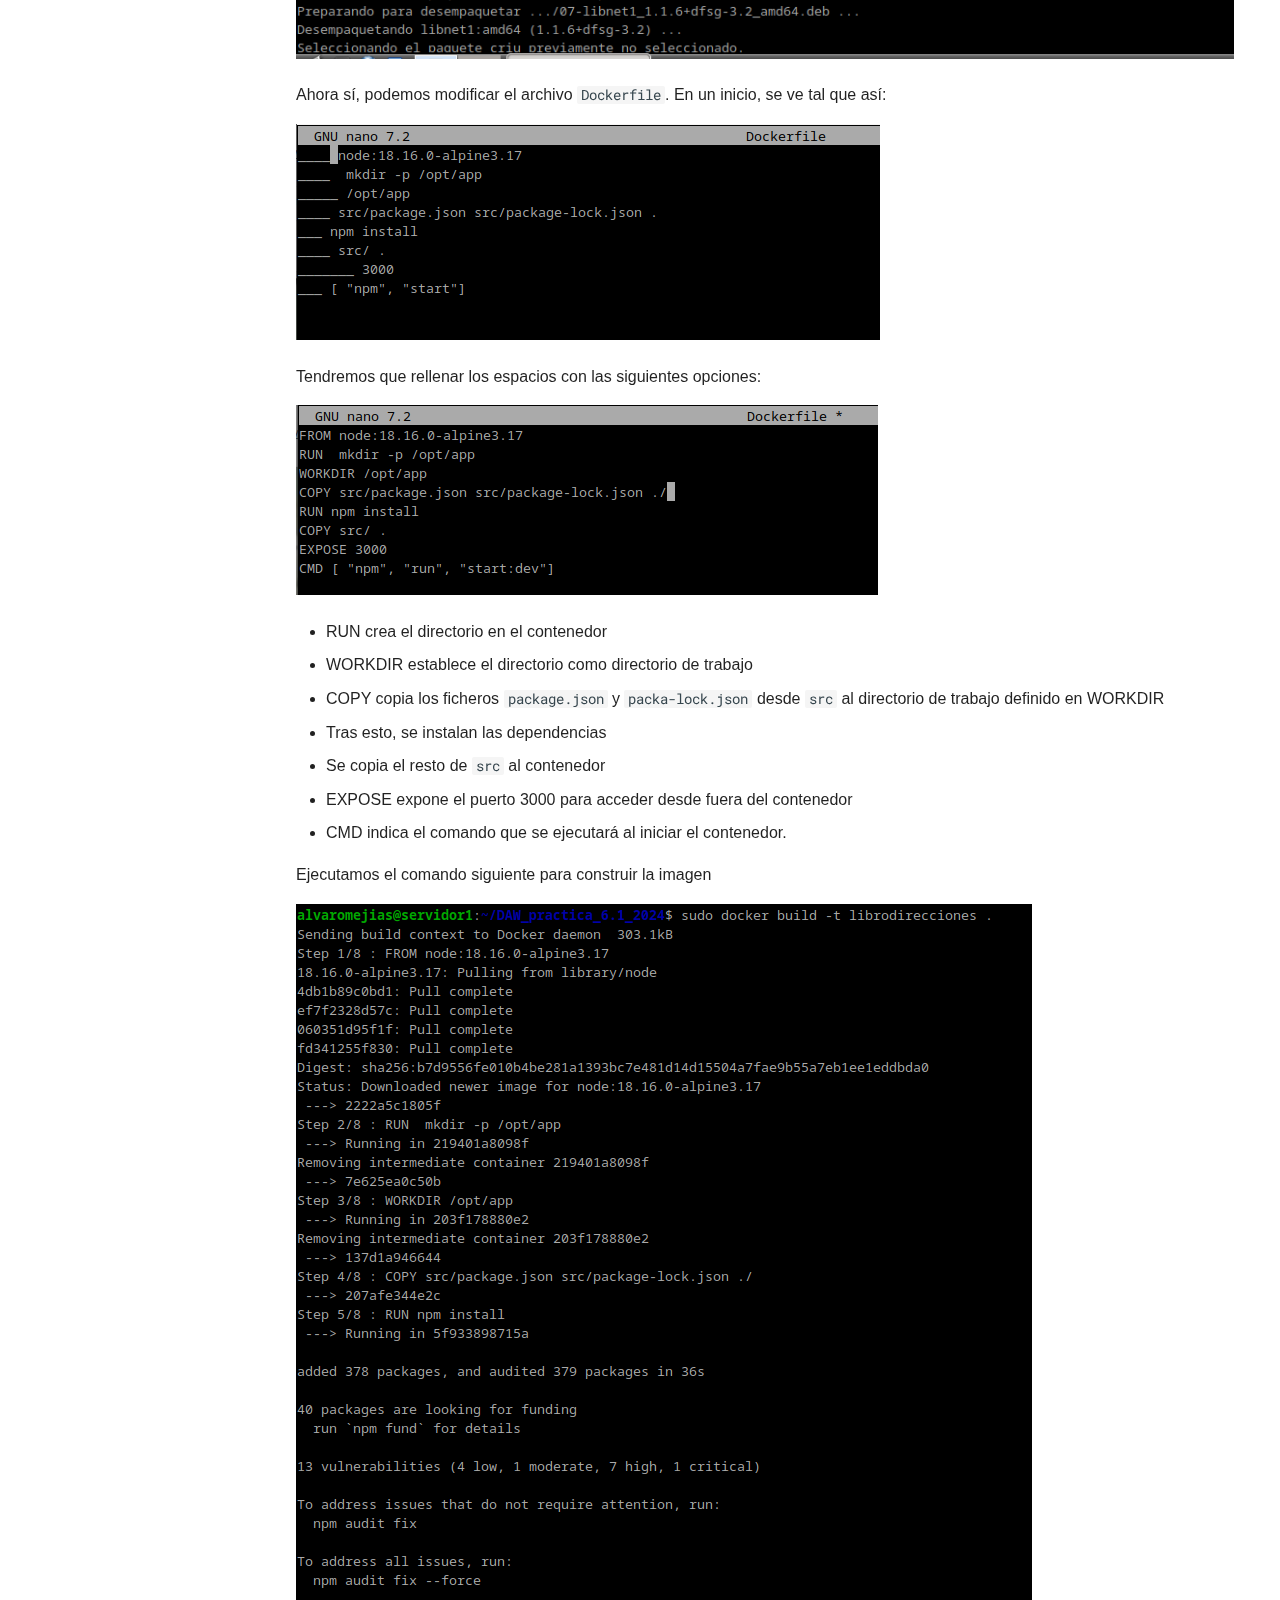
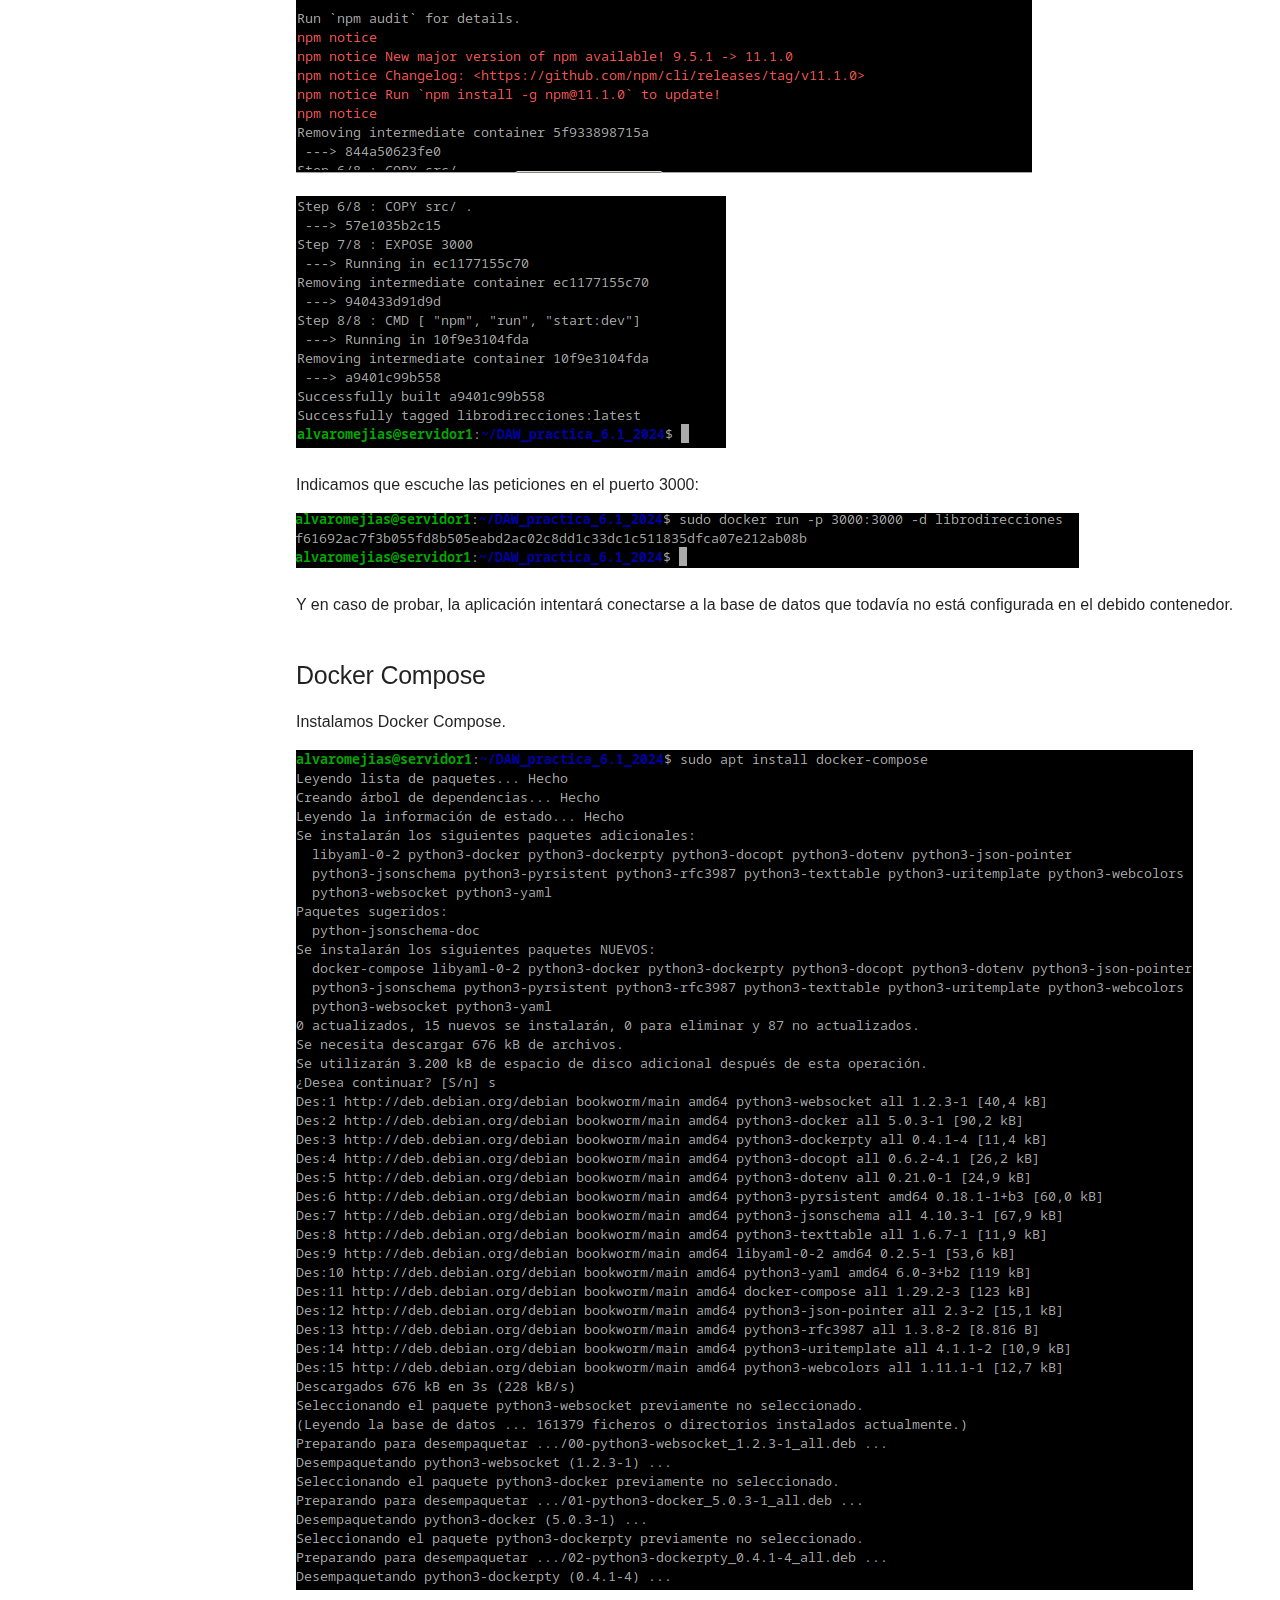
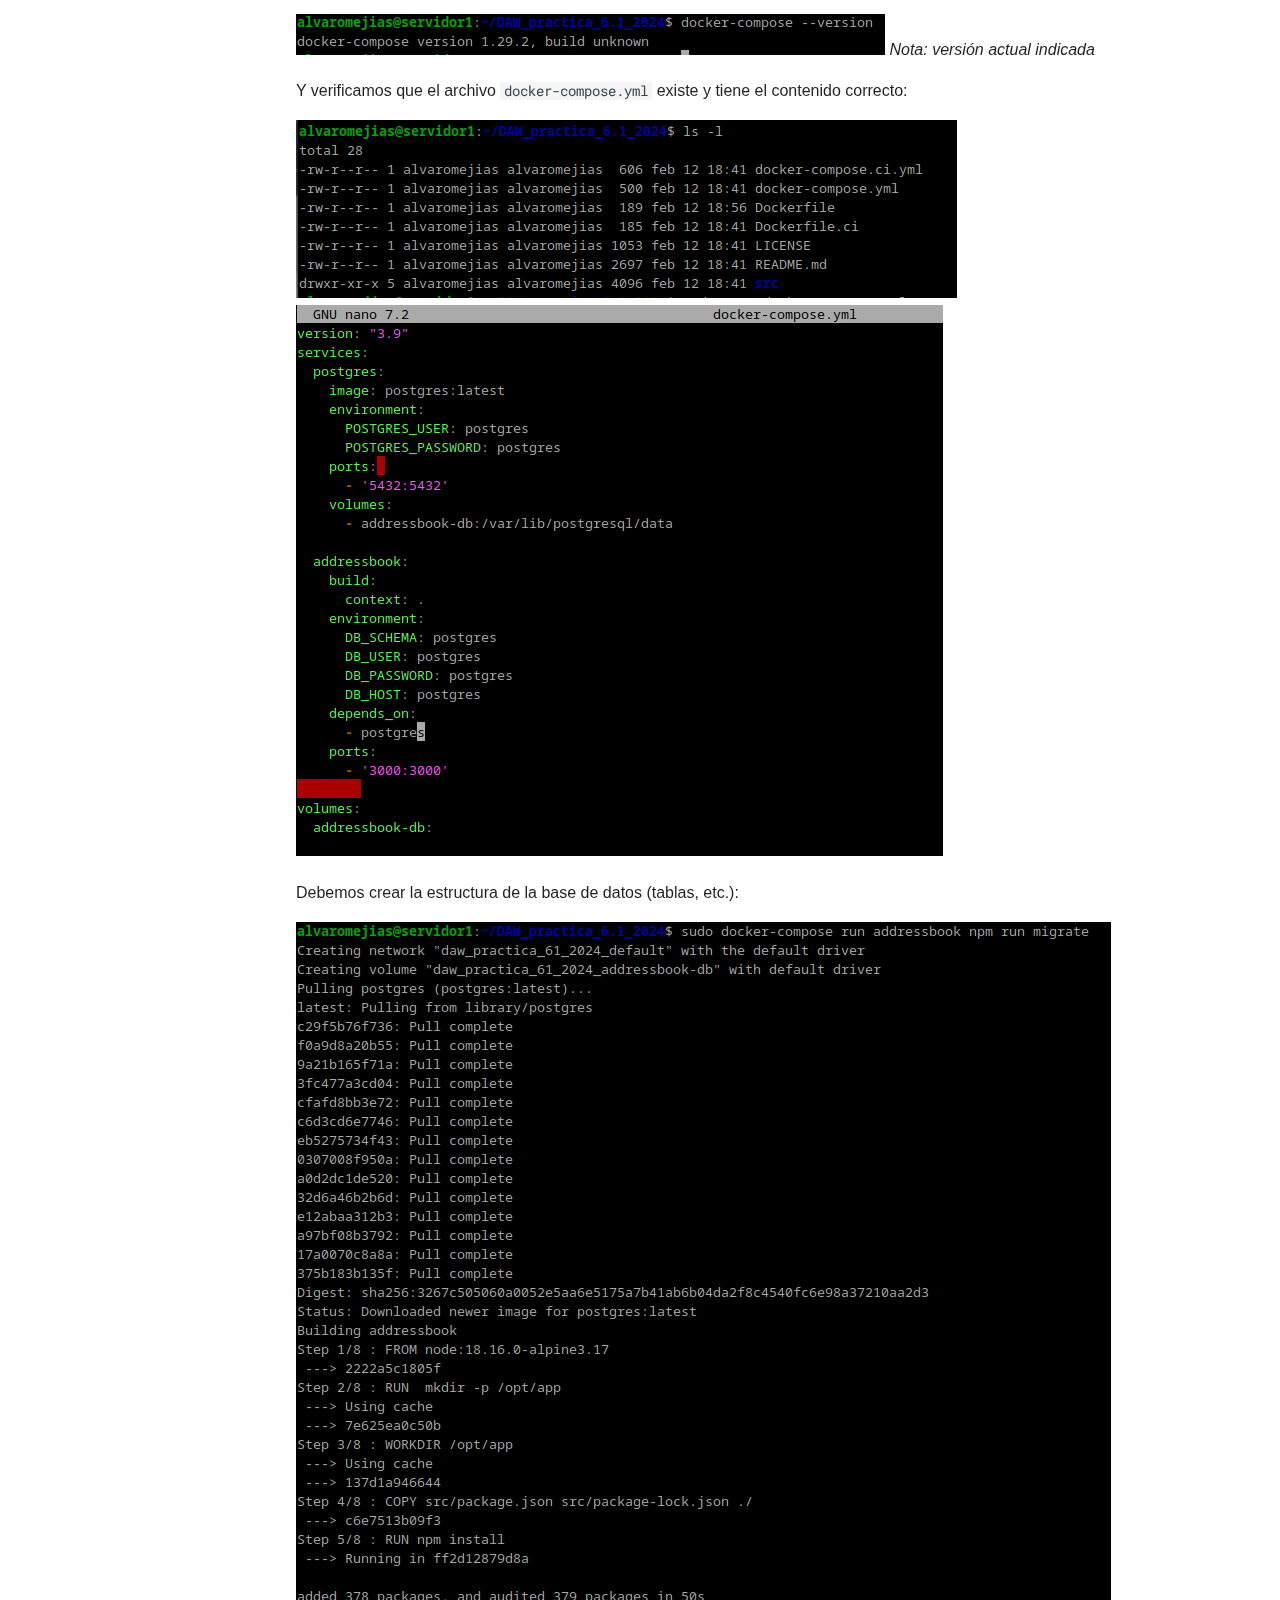
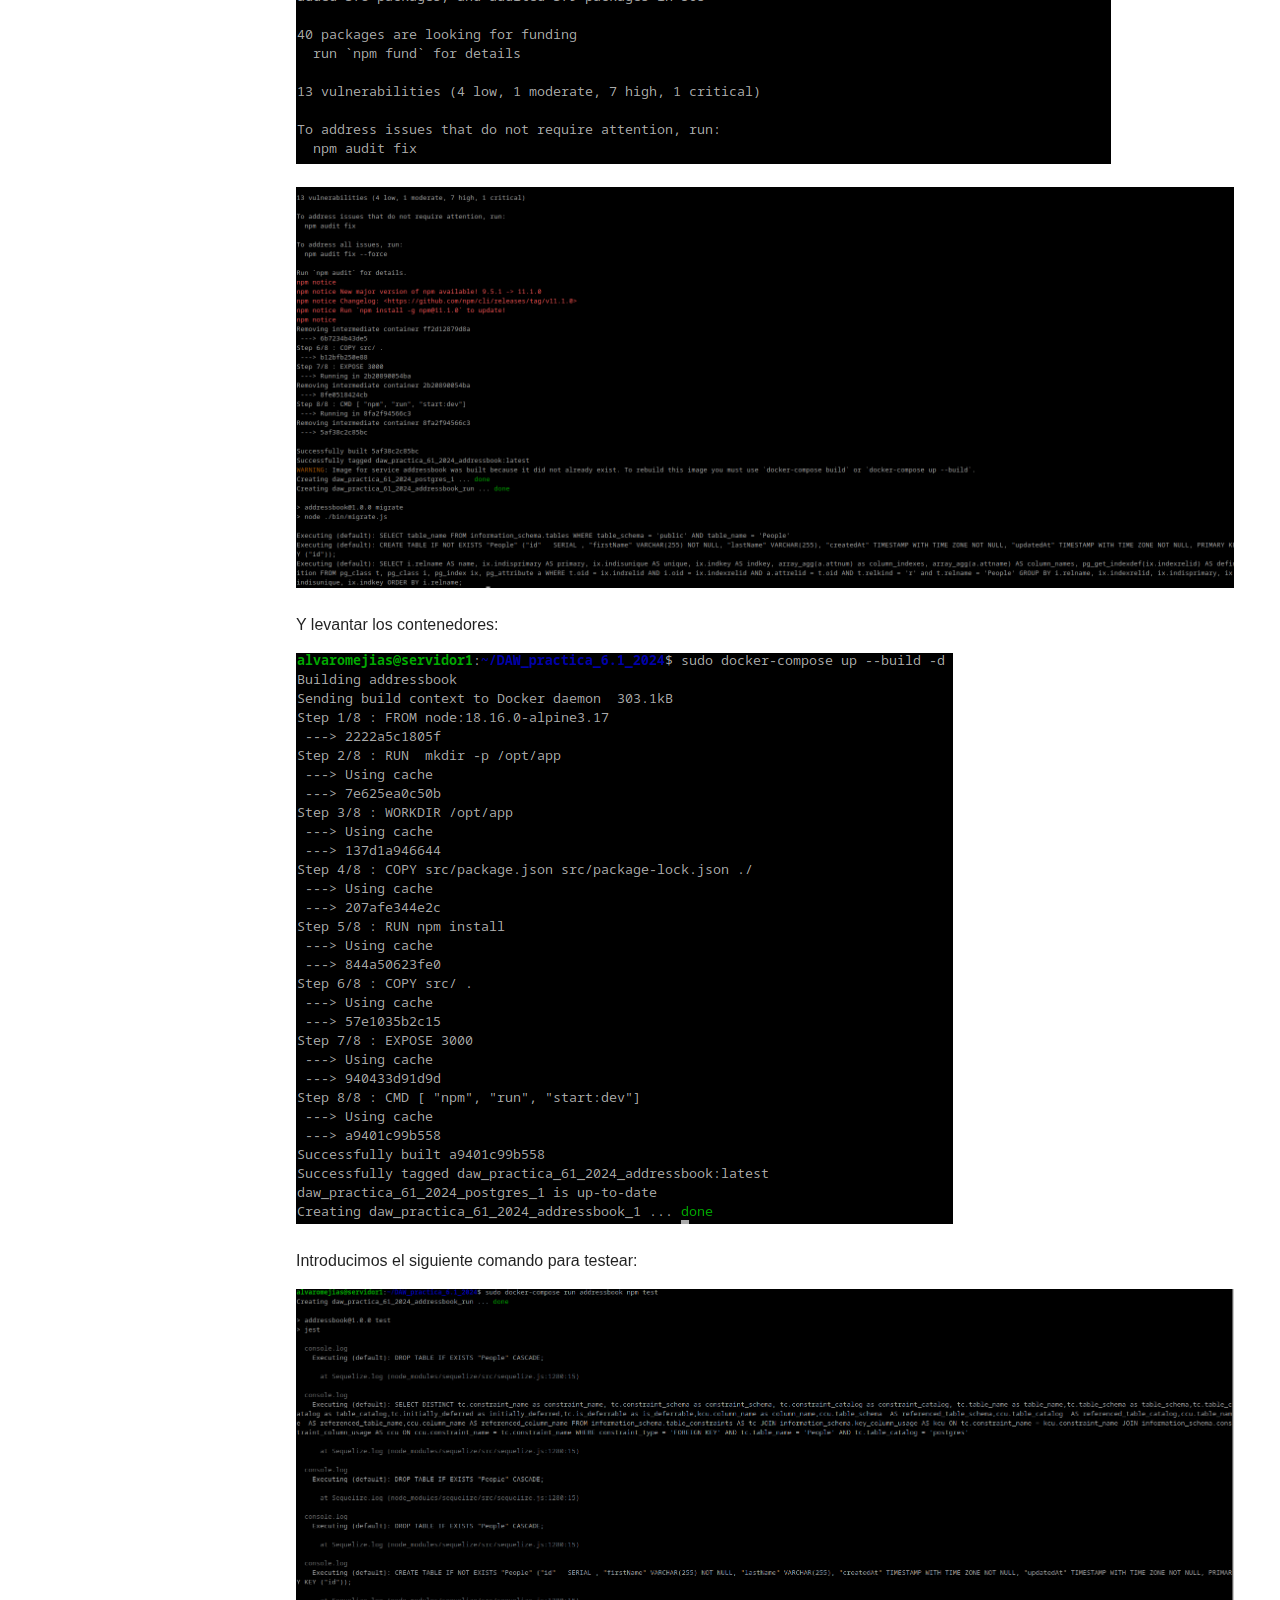
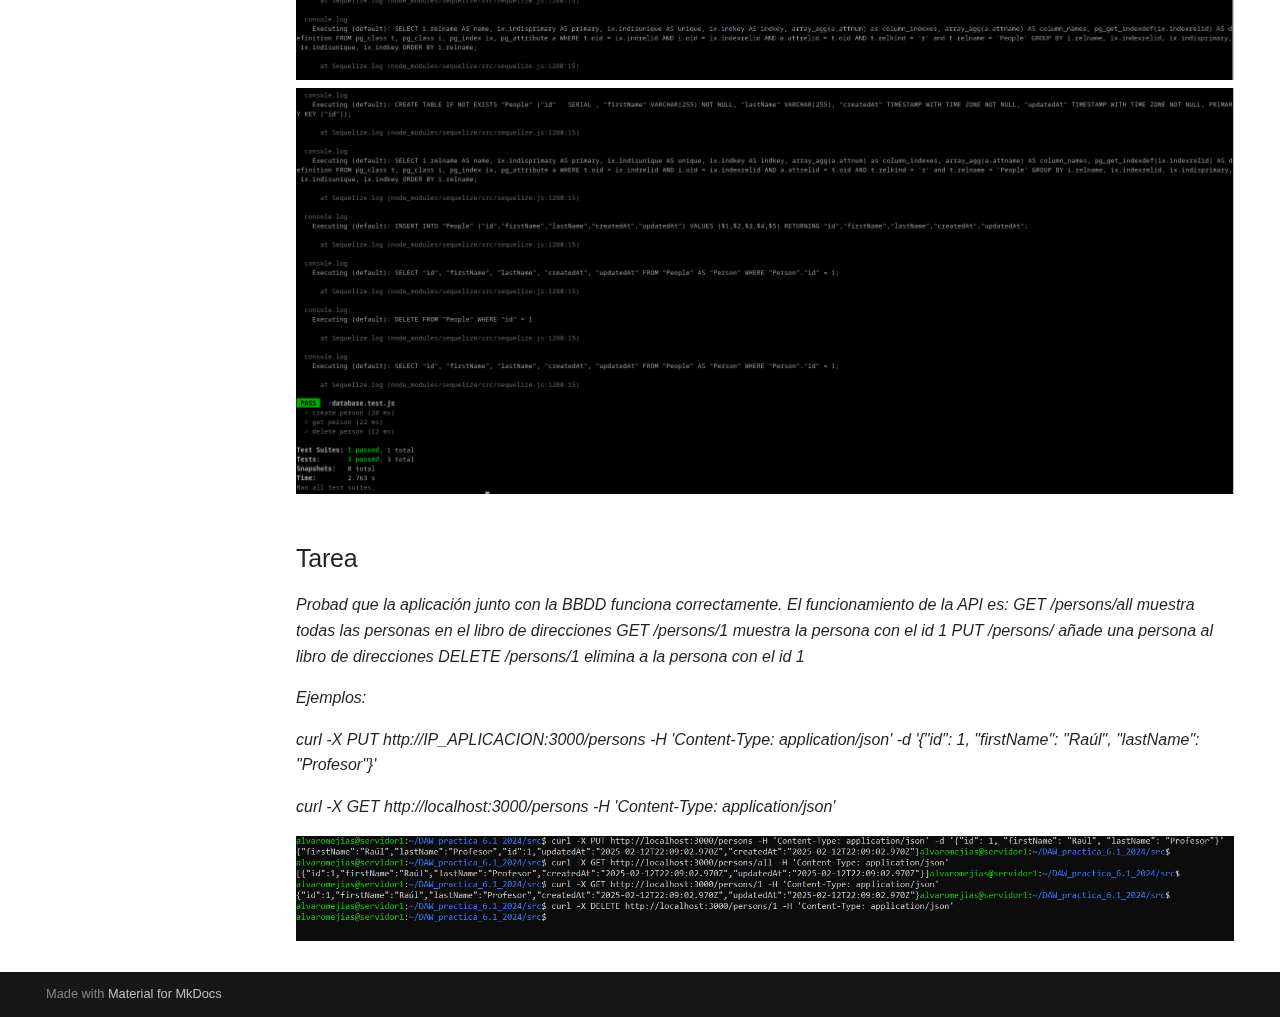
<file: Practicas/practica6.1/docs/index.html>
<!doctype html>
<html lang="es" class="no-js">
  <head>
    
      <meta charset="utf-8">
      <meta name="viewport" content="width=device-width,initial-scale=1">
      
        <meta name="description" content="Documentación de las prácticas">
      
      
        <meta name="author" content="Álvaro Mejías Benavente">
      
      
      
        <link rel="prev" href="../../practica5.2/docs/">
      
      
        <link rel="next" href="../../practica6.2/docs/">
      
      
      <link rel="icon" href="../../../assets/images/favicon.png">
      <meta name="generator" content="mkdocs-1.6.1, mkdocs-material-9.6.7">
    
    
      
        <title>Practica 6.1 - Documentación DAW</title>
      
    
    
      <link rel="stylesheet" href="../../../assets/stylesheets/main.8608ea7d.min.css">
      
        
        <link rel="stylesheet" href="../../../assets/stylesheets/palette.06af60db.min.css">
      
      


    
    
      
    
    
      
        
        
        <link rel="preconnect" href="https://fonts.gstatic.com" crossorigin>
        <link rel="stylesheet" href="https://fonts.googleapis.com/css?family=Verdana:300,300i,400,400i,700,700i%7CRoboto+Mono:400,400i,700,700i&display=fallback">
        <style>:root{--md-text-font:"Verdana";--md-code-font:"Roboto Mono"}</style>
      
    
    
    <script>__md_scope=new URL("../../..",location),__md_hash=e=>[...e].reduce(((e,_)=>(e<<5)-e+_.charCodeAt(0)),0),__md_get=(e,_=localStorage,t=__md_scope)=>JSON.parse(_.getItem(t.pathname+"."+e)),__md_set=(e,_,t=localStorage,a=__md_scope)=>{try{t.setItem(a.pathname+"."+e,JSON.stringify(_))}catch(e){}}</script>
    
      

    
    
    
  </head>
  
  
    
    
      
    
    
    
    
    <body dir="ltr" data-md-color-scheme="default" data-md-color-primary="teal" data-md-color-accent="light-green">
  
    
    <input class="md-toggle" data-md-toggle="drawer" type="checkbox" id="__drawer" autocomplete="off">
    <input class="md-toggle" data-md-toggle="search" type="checkbox" id="__search" autocomplete="off">
    <label class="md-overlay" for="__drawer"></label>
    <div data-md-component="skip">
      
        
        <a href="#practica-61" class="md-skip">
          Saltar a contenido
        </a>
      
    </div>
    <div data-md-component="announce">
      
    </div>
    
    
      

  

<header class="md-header md-header--shadow" data-md-component="header">
  <nav class="md-header__inner md-grid" aria-label="Cabecera">
    <a href="../../.." title="Documentación DAW" class="md-header__button md-logo" aria-label="Documentación DAW" data-md-component="logo">
      
  
  <svg xmlns="http://www.w3.org/2000/svg" viewBox="0 0 24 24"><path d="M12 8a3 3 0 0 0 3-3 3 3 0 0 0-3-3 3 3 0 0 0-3 3 3 3 0 0 0 3 3m0 3.54C9.64 9.35 6.5 8 3 8v11c3.5 0 6.64 1.35 9 3.54 2.36-2.19 5.5-3.54 9-3.54V8c-3.5 0-6.64 1.35-9 3.54"/></svg>

    </a>
    <label class="md-header__button md-icon" for="__drawer">
      
      <svg xmlns="http://www.w3.org/2000/svg" viewBox="0 0 24 24"><path d="M3 6h18v2H3zm0 5h18v2H3zm0 5h18v2H3z"/></svg>
    </label>
    <div class="md-header__title" data-md-component="header-title">
      <div class="md-header__ellipsis">
        <div class="md-header__topic">
          <span class="md-ellipsis">
            Documentación DAW
          </span>
        </div>
        <div class="md-header__topic" data-md-component="header-topic">
          <span class="md-ellipsis">
            
              Practica 6.1
            
          </span>
        </div>
      </div>
    </div>
    
      
        <form class="md-header__option" data-md-component="palette">
  
    
    
    
    <input class="md-option" data-md-color-media="" data-md-color-scheme="default" data-md-color-primary="teal" data-md-color-accent="light-green"  aria-label="Cambiar a modo oscuro"  type="radio" name="__palette" id="__palette_0">
    
      <label class="md-header__button md-icon" title="Cambiar a modo oscuro" for="__palette_1" hidden>
        <svg xmlns="http://www.w3.org/2000/svg" viewBox="0 0 24 24"><path d="M17 6H7c-3.31 0-6 2.69-6 6s2.69 6 6 6h10c3.31 0 6-2.69 6-6s-2.69-6-6-6m0 10H7c-2.21 0-4-1.79-4-4s1.79-4 4-4h10c2.21 0 4 1.79 4 4s-1.79 4-4 4M7 9c-1.66 0-3 1.34-3 3s1.34 3 3 3 3-1.34 3-3-1.34-3-3-3"/></svg>
      </label>
    
  
    
    
    
    <input class="md-option" data-md-color-media="" data-md-color-scheme="slate" data-md-color-primary="teal" data-md-color-accent="light-green"  aria-label="Cambiar a modo claro"  type="radio" name="__palette" id="__palette_1">
    
      <label class="md-header__button md-icon" title="Cambiar a modo claro" for="__palette_0" hidden>
        <svg xmlns="http://www.w3.org/2000/svg" viewBox="0 0 24 24"><path d="M17 7H7a5 5 0 0 0-5 5 5 5 0 0 0 5 5h10a5 5 0 0 0 5-5 5 5 0 0 0-5-5m0 8a3 3 0 0 1-3-3 3 3 0 0 1 3-3 3 3 0 0 1 3 3 3 3 0 0 1-3 3"/></svg>
      </label>
    
  
</form>
      
    
    
      <script>var palette=__md_get("__palette");if(palette&&palette.color){if("(prefers-color-scheme)"===palette.color.media){var media=matchMedia("(prefers-color-scheme: light)"),input=document.querySelector(media.matches?"[data-md-color-media='(prefers-color-scheme: light)']":"[data-md-color-media='(prefers-color-scheme: dark)']");palette.color.media=input.getAttribute("data-md-color-media"),palette.color.scheme=input.getAttribute("data-md-color-scheme"),palette.color.primary=input.getAttribute("data-md-color-primary"),palette.color.accent=input.getAttribute("data-md-color-accent")}for(var[key,value]of Object.entries(palette.color))document.body.setAttribute("data-md-color-"+key,value)}</script>
    
    
    
      <label class="md-header__button md-icon" for="__search">
        
        <svg xmlns="http://www.w3.org/2000/svg" viewBox="0 0 24 24"><path d="M9.5 3A6.5 6.5 0 0 1 16 9.5c0 1.61-.59 3.09-1.56 4.23l.27.27h.79l5 5-1.5 1.5-5-5v-.79l-.27-.27A6.52 6.52 0 0 1 9.5 16 6.5 6.5 0 0 1 3 9.5 6.5 6.5 0 0 1 9.5 3m0 2C7 5 5 7 5 9.5S7 14 9.5 14 14 12 14 9.5 12 5 9.5 5"/></svg>
      </label>
      <div class="md-search" data-md-component="search" role="dialog">
  <label class="md-search__overlay" for="__search"></label>
  <div class="md-search__inner" role="search">
    <form class="md-search__form" name="search">
      <input type="text" class="md-search__input" name="query" aria-label="Búsqueda" placeholder="Búsqueda" autocapitalize="off" autocorrect="off" autocomplete="off" spellcheck="false" data-md-component="search-query" required>
      <label class="md-search__icon md-icon" for="__search">
        
        <svg xmlns="http://www.w3.org/2000/svg" viewBox="0 0 24 24"><path d="M9.5 3A6.5 6.5 0 0 1 16 9.5c0 1.61-.59 3.09-1.56 4.23l.27.27h.79l5 5-1.5 1.5-5-5v-.79l-.27-.27A6.52 6.52 0 0 1 9.5 16 6.5 6.5 0 0 1 3 9.5 6.5 6.5 0 0 1 9.5 3m0 2C7 5 5 7 5 9.5S7 14 9.5 14 14 12 14 9.5 12 5 9.5 5"/></svg>
        
        <svg xmlns="http://www.w3.org/2000/svg" viewBox="0 0 24 24"><path d="M20 11v2H8l5.5 5.5-1.42 1.42L4.16 12l7.92-7.92L13.5 5.5 8 11z"/></svg>
      </label>
      <nav class="md-search__options" aria-label="Buscar">
        
        <button type="reset" class="md-search__icon md-icon" title="Limpiar" aria-label="Limpiar" tabindex="-1">
          
          <svg xmlns="http://www.w3.org/2000/svg" viewBox="0 0 24 24"><path d="M19 6.41 17.59 5 12 10.59 6.41 5 5 6.41 10.59 12 5 17.59 6.41 19 12 13.41 17.59 19 19 17.59 13.41 12z"/></svg>
        </button>
      </nav>
      
        <div class="md-search__suggest" data-md-component="search-suggest"></div>
      
    </form>
    <div class="md-search__output">
      <div class="md-search__scrollwrap" tabindex="0" data-md-scrollfix>
        <div class="md-search-result" data-md-component="search-result">
          <div class="md-search-result__meta">
            Inicializando búsqueda
          </div>
          <ol class="md-search-result__list" role="presentation"></ol>
        </div>
      </div>
    </div>
  </div>
</div>
    
    
  </nav>
  
</header>
    
    <div class="md-container" data-md-component="container">
      
      
        
          
        
      
      <main class="md-main" data-md-component="main">
        <div class="md-main__inner md-grid">
          
            
              
              <div class="md-sidebar md-sidebar--primary" data-md-component="sidebar" data-md-type="navigation" >
                <div class="md-sidebar__scrollwrap">
                  <div class="md-sidebar__inner">
                    



  

<nav class="md-nav md-nav--primary md-nav--integrated" aria-label="Navegación" data-md-level="0">
  <label class="md-nav__title" for="__drawer">
    <a href="../../.." title="Documentación DAW" class="md-nav__button md-logo" aria-label="Documentación DAW" data-md-component="logo">
      
  
  <svg xmlns="http://www.w3.org/2000/svg" viewBox="0 0 24 24"><path d="M12 8a3 3 0 0 0 3-3 3 3 0 0 0-3-3 3 3 0 0 0-3 3 3 3 0 0 0 3 3m0 3.54C9.64 9.35 6.5 8 3 8v11c3.5 0 6.64 1.35 9 3.54 2.36-2.19 5.5-3.54 9-3.54V8c-3.5 0-6.64 1.35-9 3.54"/></svg>

    </a>
    Documentación DAW
  </label>
  
  <ul class="md-nav__list" data-md-scrollfix>
    
      
      
  
  
  
  
    <li class="md-nav__item">
      <a href="../../practica2/docs/" class="md-nav__link">
        
  
  <span class="md-ellipsis">
    Practica 2
    
  </span>
  

      </a>
    </li>
  

    
      
      
  
  
  
  
    <li class="md-nav__item">
      <a href="../../practica2.2/docs/" class="md-nav__link">
        
  
  <span class="md-ellipsis">
    Practica 2.2
    
  </span>
  

      </a>
    </li>
  

    
      
      
  
  
  
  
    <li class="md-nav__item">
      <a href="../../practica2.3/docs/" class="md-nav__link">
        
  
  <span class="md-ellipsis">
    Practica 2.3
    
  </span>
  

      </a>
    </li>
  

    
      
      
  
  
  
  
    <li class="md-nav__item">
      <a href="../../practica2.4/docs/" class="md-nav__link">
        
  
  <span class="md-ellipsis">
    Practica 2.4
    
  </span>
  

      </a>
    </li>
  

    
      
      
  
  
  
  
    <li class="md-nav__item">
      <a href="../../practica2.5/docs/" class="md-nav__link">
        
  
  <span class="md-ellipsis">
    Practica 2.5
    
  </span>
  

      </a>
    </li>
  

    
      
      
  
  
  
  
    <li class="md-nav__item">
      <a href="../../practica3.1/docs/" class="md-nav__link">
        
  
  <span class="md-ellipsis">
    Practica 3.1
    
  </span>
  

      </a>
    </li>
  

    
      
      
  
  
  
  
    <li class="md-nav__item">
      <a href="../../practica3.2/docs/" class="md-nav__link">
        
  
  <span class="md-ellipsis">
    Practica 3.2
    
  </span>
  

      </a>
    </li>
  

    
      
      
  
  
  
  
    <li class="md-nav__item">
      <a href="../../practica3.3/docs/" class="md-nav__link">
        
  
  <span class="md-ellipsis">
    Practica 3.3
    
  </span>
  

      </a>
    </li>
  

    
      
      
  
  
  
  
    <li class="md-nav__item">
      <a href="../../practica4.1/docs/" class="md-nav__link">
        
  
  <span class="md-ellipsis">
    Practica 4.1
    
  </span>
  

      </a>
    </li>
  

    
      
      
  
  
  
  
    <li class="md-nav__item">
      <a href="../../practica5.1/docs/" class="md-nav__link">
        
  
  <span class="md-ellipsis">
    Practica 5.1 (Ejercicios Git y Github 1)
    
  </span>
  

      </a>
    </li>
  

    
      
      
  
  
  
  
    <li class="md-nav__item">
      <a href="../../practica5.2/docs/" class="md-nav__link">
        
  
  <span class="md-ellipsis">
    Practica 5.1 (Ejercicios Git y Github 2)
    
  </span>
  

      </a>
    </li>
  

    
      
      
  
  
    
  
  
  
    <li class="md-nav__item md-nav__item--active">
      
      <input class="md-nav__toggle md-toggle" type="checkbox" id="__toc">
      
      
        
      
      
      <a href="./" class="md-nav__link md-nav__link--active">
        
  
  <span class="md-ellipsis">
    Practica 6.1
    
  </span>
  

      </a>
      
    </li>
  

    
      
      
  
  
  
  
    <li class="md-nav__item">
      <a href="../../practica6.2/docs/" class="md-nav__link">
        
  
  <span class="md-ellipsis">
    Practica 6.2
    
  </span>
  

      </a>
    </li>
  

    
  </ul>
</nav>
                  </div>
                </div>
              </div>
            
            
          
          
            <div class="md-content" data-md-component="content">
              <article class="md-content__inner md-typeset">
                
                  



<h1 id="practica-61">Practica 6.1<a class="headerlink" href="#practica-61" title="Permanent link">&para;</a></h1>
<h1 id="dockerizacion-del-despliegue-de-una-aplicacion-con-nodejs">Dockerización del Despliegue de una Aplicación con Node.js<a class="headerlink" href="#dockerizacion-del-despliegue-de-una-aplicacion-con-nodejs" title="Permanent link">&para;</a></h1>
<h2 id="despliegue-con-docker">Despliegue con Docker<a class="headerlink" href="#despliegue-con-docker" title="Permanent link">&para;</a></h2>
<p>Para esta práctica tendremos que instalar Docker, pero antes clonaremos el repositorio de Github del autor de los apuntes.</p>
<p><img alt="captura1" src="assets/images/1.PNG" /></p>
<p>Actualizamos e instalamos:</p>
<p><img alt="captura2" src="assets/images/3.PNG" /></p>
<p><img alt="captura3" src="assets/images/2.PNG" /></p>
<p>Ahora sí, podemos modificar el archivo <code>Dockerfile</code>. En un inicio, se ve tal que así:</p>
<p><img alt="captura4" src="assets/images/4.PNG" /></p>
<p>Tendremos que rellenar los espacios con las siguientes opciones:</p>
<p><img alt="captura5" src="assets/images/5.PNG" /></p>
<ul>
<li>RUN crea el directorio en el contenedor</li>
<li>WORKDIR establece el directorio como directorio de trabajo</li>
<li>COPY copia los ficheros <code>package.json</code> y <code>packa-lock.json</code> desde <code>src</code> al directorio de trabajo definido en WORKDIR</li>
<li>Tras esto, se instalan las dependencias</li>
<li>Se copia el resto de <code>src</code> al contenedor</li>
<li>EXPOSE expone el puerto 3000 para acceder desde fuera del contenedor</li>
<li>CMD indica el comando que se ejecutará al iniciar el contenedor.</li>
</ul>
<p>Ejecutamos el comando siguiente para construir la imagen</p>
<p><img alt="captura6" src="assets/images/6.PNG" /></p>
<p><img alt="captura7" src="assets/images/7.PNG" /></p>
<p>Indicamos que escuche las peticiones en el puerto 3000:</p>
<p><img alt="captura8" src="assets/images/8.PNG" /></p>
<p>Y en caso de probar, la aplicación intentará conectarse a la base de datos que todavía no está configurada en el debido contenedor.</p>
<h2 id="docker-compose">Docker Compose<a class="headerlink" href="#docker-compose" title="Permanent link">&para;</a></h2>
<p>Instalamos Docker Compose.</p>
<p><img alt="captura9" src="assets/images/9.PNG" /></p>
<p><img alt="captura10" src="assets/images/10.PNG" />
<em>Nota: versión actual indicada</em></p>
<p>Y verificamos que el archivo <code>docker-compose.yml</code> existe y tiene el contenido correcto:</p>
<p><img alt="captura11" src="assets/images/11.PNG" />
<img alt="captura12" src="assets/images/12.PNG" /></p>
<p>Debemos crear la estructura de la base de datos (tablas, etc.):</p>
<p><img alt="captura13" src="assets/images/13.PNG" /></p>
<p><img alt="captura14" src="assets/images/14.PNG" /></p>
<p>Y levantar los contenedores:</p>
<p><img alt="captura15" src="assets/images/15.PNG" /></p>
<p>Introducimos el siguiente comando para testear:</p>
<p><img alt="captura16" src="assets/images/16.PNG" />
<img alt="captura17" src="assets/images/17.PNG" /></p>
<h2 id="tarea">Tarea<a class="headerlink" href="#tarea" title="Permanent link">&para;</a></h2>
<p><em>Probad que la aplicación junto con la BBDD funciona correctamente. El funcionamiento de la API es:</em>
<em>GET /persons/all muestra todas las personas en el libro de direcciones</em>
<em>GET /persons/1 muestra la persona con el id 1</em>
<em>PUT /persons/ añade una persona al libro de direcciones</em>
<em>DELETE /persons/1 elimina a la persona con el id 1</em></p>
<p><em>Ejemplos:</em></p>
<p><em>curl -X PUT http://IP_APLICACION:3000/persons -H 'Content-Type: application/json' -d '{"id": 1, "firstName": "Raúl", "lastName": "Profesor"}'</em></p>
<p><em>curl -X GET http://localhost:3000/persons -H 'Content-Type: application/json'</em></p>
<p><img alt="captura20" src="assets/images/20.PNG" /></p>












                
              </article>
            </div>
          
          
  <script>var tabs=__md_get("__tabs");if(Array.isArray(tabs))e:for(var set of document.querySelectorAll(".tabbed-set")){var labels=set.querySelector(".tabbed-labels");for(var tab of tabs)for(var label of labels.getElementsByTagName("label"))if(label.innerText.trim()===tab){var input=document.getElementById(label.htmlFor);input.checked=!0;continue e}}</script>

<script>var target=document.getElementById(location.hash.slice(1));target&&target.name&&(target.checked=target.name.startsWith("__tabbed_"))</script>
        </div>
        
      </main>
      
        <footer class="md-footer">
  
  <div class="md-footer-meta md-typeset">
    <div class="md-footer-meta__inner md-grid">
      <div class="md-copyright">
  
  
    Made with
    <a href="https://squidfunk.github.io/mkdocs-material/" target="_blank" rel="noopener">
      Material for MkDocs
    </a>
  
</div>
      
    </div>
  </div>
</footer>
      
    </div>
    <div class="md-dialog" data-md-component="dialog">
      <div class="md-dialog__inner md-typeset"></div>
    </div>
    
    
    <script id="__config" type="application/json">{"base": "../../..", "features": ["toc.integrate", "header.autohide", "announce.dismiss", "search.suggest", "search.highlight", "content.tabs.link", "content.code.annotation", "content.code.copy"], "search": "../../../assets/javascripts/workers/search.f8cc74c7.min.js", "translations": {"clipboard.copied": "Copiado al portapapeles", "clipboard.copy": "Copiar al portapapeles", "search.result.more.one": "1 m\u00e1s en esta p\u00e1gina", "search.result.more.other": "# m\u00e1s en esta p\u00e1gina", "search.result.none": "No se encontraron documentos", "search.result.one": "1 documento encontrado", "search.result.other": "# documentos encontrados", "search.result.placeholder": "Teclee para comenzar b\u00fasqueda", "search.result.term.missing": "Falta", "select.version": "Seleccionar versi\u00f3n"}}</script>
    
    
      <script src="../../../assets/javascripts/bundle.c8b220af.min.js"></script>
      
    
  </body>
</html>
</file>
<file: Practicas/practica_diseño/styles/header.css>
header {
    height: 100px;
    width: 100%;
    background-color: yellow;
    align-items: center;
    justify-content: space-between;
    font-weight: 300px;
    padding: 1em 10em;
}

header>img {
    width: 4em;
    height: auto;
}

header, nav>ul {
    display: flex;
    flex-direction: row;
    align-items: right;
    width: 100%;
}

nav {
    width: 50%;
}

header ul {
    align-items: center;
    justify-content: space-between;
}

header ul li {
    display: inline;
    font-size: 20px;
}
</file>
<file: Practicas/practica_diseño/styles/footer.css>
footer {
    display: flex;
    background-color: yellow;
    height: 200px;
    width: 100%;
    flex-direction: column;
    align-items: center;
    justify-content: center;
    padding: 1em 10em;
}

.footer-text p {
    color: black;
    font-size: 16px;
    margin: 3px 0;
}

footer section {
    width: 100%;
    display: flex;
    justify-content: space-between;
}

footer>section>div>img {
    width: auto;
    height: 110px;
    margin: 0 10px;
}

footer .copy {
    height: 100%;
    display: flex;
    align-items: center;
    justify-content: center;
}
</file>
<file: Practicas/practica_diseño/styles/global.css>
*{
    box-sizing: border-box;
    font-family: 'Inter', sans-serif;
}

body {
    width: 100vw;
}

main h1 {
    font-size: 2em;
    text-align: left;
    margin: 1em 0 3em 0;
}

main h1:nth-last-child(2) {
    margin: 1em 0 2em 0;
}

section {
    padding: 3em 10em;
}

.portada {
    background: linear-gradient(rgb(0, 0, 0, .5), rgb(0, 0, 0, .5)), url('../images/harvard-university-cambridge-usa 1.png');
    background-size: cover;
    background-position: center;
    height: 100vh;
    display: flex;
    align-items: center;
    justify-content: center;
}

.portada h1 {
    position: absolute;
    text-align: center;
    font-family: 'Inria Serif', serif;
    color: white;
    font-size: 72px;
}

.container {
    display: flex;
    justify-content: space-between;
    gap: 3em;
}

.card {
    background-color: #00497EE3;
    border-radius: 15px;
    color: white;
    display: flex;
    flex-direction: column;
    padding: 1em;
    max-width: 400px;
}

.card1 { /* Lo he tenido que llamar así, por algún motivo no funciona nth-child(4) */
    padding: 3em;
    background-color: #00497EE3;
    border-radius: 15px;
    color: white;
    display: flex;
    flex-direction: column;
    padding: 3em;
    max-width: 400px;
}

.card:nth-child(5) {
    padding: 3em;
}

.circles {
    display: flex;
    justify-content: center;
    gap: 0.5em;
}

.circle {
    background-color: gray;
    border-radius: 50%;
    width: 1em;
    height: 1em;
    display: flex;
    align-items: center;
    justify-content: center;
    box-shadow: 0 4px 8px rgba(0, 0, 0, 0.4);
}

.circle:first-child {
    background-color: black;
}

.rip {
    display: flex;
    position: relative;
}

.rip img {
    z-index: 2;
}

.memorial {
    position: absolute;
    margin-left: 180px;
    top: 50%;
    left: 45%;
    transform: translate(-50%, -50%);
    display: flex;
    align-items: center;
    justify-content: center;
    background-color: #00497EE3;
    border-radius: 15px;
    height: 25em;
    color: white;
    font-family: 'Inter', sans-serif;
    flex-direction: column;
    z-index: 1;
}

.memorial article {
    margin-left: 5em;
    width: 50%;
    text-align: left;
}

.happening {
    display: flex;
    gap: 1em;
}

.info {
    display: flex;
    flex-direction: column;
    gap: 1em;
}

.calendararea {
    display: flex;
    flex-direction: column;
    justify-content: center;
    align-items: center;
    gap: 1em;
    margin: 0 auto;
}

.calendar {
    width: 100%;
    max-width: 400px;
    border-collapse: collapse;
    margin: 20px auto;
    font-family: Arial, sans-serif;
    background: white;
    box-shadow: 0 4px 10px rgba(0, 0, 0, 0.1);
    border-radius: 10px;
    overflow: hidden;
}

.calendar caption {
    font-size: 1.5em;
    font-weight: bold;
    padding: 10px;
    text-align: left;
}

.calendar th {
    padding: 10px;
    background: white;
    color: black;
    font-weight: bold;
    border-bottom: 2px solid #ddd;
}

.calendar td {
    width: 14.28%;
    text-align: center;
    padding: 15px;
    border: 1px solid #ddd;
    font-size: 1.1em;
    transition: background 0.3s;
}

.about {
    display: flex;
    position: relative;
}

.about img {
    z-index: 2;
    transform: translateX(100%);
}

.textoabout {
    position: absolute;
    top: 50%;
    left: 45%;
    transform: translate(-50%, -50%);
    display: flex;
    align-items: center;
    justify-content: center;
    background-color: #00497EE3;;
    border-radius: 15px;
    height: 25em;
    color: white;
    font-family: 'Inter', sans-serif;
    flex-direction: column;
    z-index: 1;
}

.textoabout article {
    width: 50%;
    text-align: left;
    margin-right: 22.5em;
}
</file>
<file: assets/stylesheets/main.8608ea7d.min.css>
@charset "UTF-8";html{-webkit-text-size-adjust:none;-moz-text-size-adjust:none;text-size-adjust:none;box-sizing:border-box}*,:after,:before{box-sizing:inherit}@media (prefers-reduced-motion){*,:after,:before{transition:none!important}}body{margin:0}a,button,input,label{-webkit-tap-highlight-color:transparent}a{color:inherit;text-decoration:none}hr{border:0;box-sizing:initial;display:block;height:.05rem;overflow:visible;padding:0}small{font-size:80%}sub,sup{line-height:1em}img{border-style:none}table{border-collapse:initial;border-spacing:0}td,th{font-weight:400;vertical-align:top}button{background:#0000;border:0;font-family:inherit;font-size:inherit;margin:0;padding:0}input{border:0;outline:none}:root{--md-primary-fg-color:#4051b5;--md-primary-fg-color--light:#5d6cc0;--md-primary-fg-color--dark:#303fa1;--md-primary-bg-color:#fff;--md-primary-bg-color--light:#ffffffb3;--md-accent-fg-color:#526cfe;--md-accent-fg-color--transparent:#526cfe1a;--md-accent-bg-color:#fff;--md-accent-bg-color--light:#ffffffb3}[data-md-color-scheme=default]{color-scheme:light}[data-md-color-scheme=default] img[src$="#gh-dark-mode-only"],[data-md-color-scheme=default] img[src$="#only-dark"]{display:none}:root,[data-md-color-scheme=default]{--md-hue:225deg;--md-default-fg-color:#000000de;--md-default-fg-color--light:#0000008a;--md-default-fg-color--lighter:#00000052;--md-default-fg-color--lightest:#00000012;--md-default-bg-color:#fff;--md-default-bg-color--light:#ffffffb3;--md-default-bg-color--lighter:#ffffff4d;--md-default-bg-color--lightest:#ffffff1f;--md-code-fg-color:#36464e;--md-code-bg-color:#f5f5f5;--md-code-hl-color:#4287ff;--md-code-hl-color--light:#4287ff1a;--md-code-hl-number-color:#d52a2a;--md-code-hl-special-color:#db1457;--md-code-hl-function-color:#a846b9;--md-code-hl-constant-color:#6e59d9;--md-code-hl-keyword-color:#3f6ec6;--md-code-hl-string-color:#1c7d4d;--md-code-hl-name-color:var(--md-code-fg-color);--md-code-hl-operator-color:var(--md-default-fg-color--light);--md-code-hl-punctuation-color:var(--md-default-fg-color--light);--md-code-hl-comment-color:var(--md-default-fg-color--light);--md-code-hl-generic-color:var(--md-default-fg-color--light);--md-code-hl-variable-color:var(--md-default-fg-color--light);--md-typeset-color:var(--md-default-fg-color);--md-typeset-a-color:var(--md-primary-fg-color);--md-typeset-del-color:#f5503d26;--md-typeset-ins-color:#0bd57026;--md-typeset-kbd-color:#fafafa;--md-typeset-kbd-accent-color:#fff;--md-typeset-kbd-border-color:#b8b8b8;--md-typeset-mark-color:#ffff0080;--md-typeset-table-color:#0000001f;--md-typeset-table-color--light:rgba(0,0,0,.035);--md-admonition-fg-color:var(--md-default-fg-color);--md-admonition-bg-color:var(--md-default-bg-color);--md-warning-fg-color:#000000de;--md-warning-bg-color:#ff9;--md-footer-fg-color:#fff;--md-footer-fg-color--light:#ffffffb3;--md-footer-fg-color--lighter:#ffffff73;--md-footer-bg-color:#000000de;--md-footer-bg-color--dark:#00000052;--md-shadow-z1:0 0.2rem 0.5rem #0000000d,0 0 0.05rem #0000001a;--md-shadow-z2:0 0.2rem 0.5rem #0000001a,0 0 0.05rem #00000040;--md-shadow-z3:0 0.2rem 0.5rem #0003,0 0 0.05rem #00000059}.md-icon svg{fill:currentcolor;display:block;height:1.2rem;width:1.2rem}body{-webkit-font-smoothing:antialiased;-moz-osx-font-smoothing:grayscale;--md-text-font-family:var(--md-text-font,_),-apple-system,BlinkMacSystemFont,Helvetica,Arial,sans-serif;--md-code-font-family:var(--md-code-font,_),SFMono-Regular,Consolas,Menlo,monospace}aside,body,input{font-feature-settings:"kern","liga";color:var(--md-typeset-color);font-family:var(--md-text-font-family)}code,kbd,pre{font-feature-settings:"kern";font-family:var(--md-code-font-family)}:root{--md-typeset-table-sort-icon:url('data:image/svg+xml;charset=utf-8,<svg xmlns="http://www.w3.org/2000/svg" viewBox="0 0 24 24"><path d="m18 21-4-4h3V7h-3l4-4 4 4h-3v10h3M2 19v-2h10v2M2 13v-2h7v2M2 7V5h4v2z"/></svg>');--md-typeset-table-sort-icon--asc:url('data:image/svg+xml;charset=utf-8,<svg xmlns="http://www.w3.org/2000/svg" viewBox="0 0 24 24"><path d="M19 17h3l-4 4-4-4h3V3h2M2 17h10v2H2M6 5v2H2V5m0 6h7v2H2z"/></svg>');--md-typeset-table-sort-icon--desc:url('data:image/svg+xml;charset=utf-8,<svg xmlns="http://www.w3.org/2000/svg" viewBox="0 0 24 24"><path d="M19 7h3l-4-4-4 4h3v14h2M2 17h10v2H2M6 5v2H2V5m0 6h7v2H2z"/></svg>')}.md-typeset{-webkit-print-color-adjust:exact;color-adjust:exact;font-size:.8rem;line-height:1.6;overflow-wrap:break-word}@media print{.md-typeset{font-size:.68rem}}.md-typeset blockquote,.md-typeset dl,.md-typeset figure,.md-typeset ol,.md-typeset pre,.md-typeset ul{margin-bottom:1em;margin-top:1em}.md-typeset h1{color:var(--md-default-fg-color--light);font-size:2em;line-height:1.3;margin:0 0 1.25em}.md-typeset h1,.md-typeset h2{font-weight:300;letter-spacing:-.01em}.md-typeset h2{font-size:1.5625em;line-height:1.4;margin:1.6em 0 .64em}.md-typeset h3{font-size:1.25em;font-weight:400;letter-spacing:-.01em;line-height:1.5;margin:1.6em 0 .8em}.md-typeset h2+h3{margin-top:.8em}.md-typeset h4{font-weight:700;letter-spacing:-.01em;margin:1em 0}.md-typeset h5,.md-typeset h6{color:var(--md-default-fg-color--light);font-size:.8em;font-weight:700;letter-spacing:-.01em;margin:1.25em 0}.md-typeset h5{text-transform:uppercase}.md-typeset h5 code{text-transform:none}.md-typeset hr{border-bottom:.05rem solid var(--md-default-fg-color--lightest);display:flow-root;margin:1.5em 0}.md-typeset a{color:var(--md-typeset-a-color);word-break:break-word}.md-typeset a,.md-typeset a:before{transition:color 125ms}.md-typeset a:focus,.md-typeset a:hover{color:var(--md-accent-fg-color)}.md-typeset a:focus code,.md-typeset a:hover code{background-color:var(--md-accent-fg-color--transparent)}.md-typeset a code{color:currentcolor;transition:background-color 125ms}.md-typeset a.focus-visible{outline-color:var(--md-accent-fg-color);outline-offset:.2rem}.md-typeset code,.md-typeset kbd,.md-typeset pre{color:var(--md-code-fg-color);direction:ltr;font-variant-ligatures:none}@media print{.md-typeset code,.md-typeset kbd,.md-typeset pre{white-space:pre-wrap}}.md-typeset code{background-color:var(--md-code-bg-color);border-radius:.1rem;-webkit-box-decoration-break:clone;box-decoration-break:clone;font-size:.85em;padding:0 .2941176471em;word-break:break-word}.md-typeset code:not(.focus-visible){-webkit-tap-highlight-color:transparent;outline:none}.md-typeset pre{display:flow-root;line-height:1.4;position:relative}.md-typeset pre>code{-webkit-box-decoration-break:slice;box-decoration-break:slice;box-shadow:none;display:block;margin:0;outline-color:var(--md-accent-fg-color);overflow:auto;padding:.7720588235em 1.1764705882em;scrollbar-color:var(--md-default-fg-color--lighter) #0000;scrollbar-width:thin;touch-action:auto;word-break:normal}.md-typeset pre>code:hover{scrollbar-color:var(--md-accent-fg-color) #0000}.md-typeset pre>code::-webkit-scrollbar{height:.2rem;width:.2rem}.md-typeset pre>code::-webkit-scrollbar-thumb{background-color:var(--md-default-fg-color--lighter)}.md-typeset pre>code::-webkit-scrollbar-thumb:hover{background-color:var(--md-accent-fg-color)}.md-typeset kbd{background-color:var(--md-typeset-kbd-color);border-radius:.1rem;box-shadow:0 .1rem 0 .05rem var(--md-typeset-kbd-border-color),0 .1rem 0 var(--md-typeset-kbd-border-color),0 -.1rem .2rem var(--md-typeset-kbd-accent-color) inset;color:var(--md-default-fg-color);display:inline-block;font-size:.75em;padding:0 .6666666667em;vertical-align:text-top;word-break:break-word}.md-typeset mark{background-color:var(--md-typeset-mark-color);-webkit-box-decoration-break:clone;box-decoration-break:clone;color:inherit;word-break:break-word}.md-typeset abbr{border-bottom:.05rem dotted var(--md-default-fg-color--light);cursor:help;text-decoration:none}.md-typeset small{opacity:.75}[dir=ltr] .md-typeset sub,[dir=ltr] .md-typeset sup{margin-left:.078125em}[dir=rtl] .md-typeset sub,[dir=rtl] .md-typeset sup{margin-right:.078125em}[dir=ltr] .md-typeset blockquote{padding-left:.6rem}[dir=rtl] .md-typeset blockquote{padding-right:.6rem}[dir=ltr] .md-typeset blockquote{border-left:.2rem solid var(--md-default-fg-color--lighter)}[dir=rtl] .md-typeset blockquote{border-right:.2rem solid var(--md-default-fg-color--lighter)}.md-typeset blockquote{color:var(--md-default-fg-color--light);margin-left:0;margin-right:0}.md-typeset ul{list-style-type:disc}.md-typeset ul[type]{list-style-type:revert-layer}[dir=ltr] .md-typeset ol,[dir=ltr] .md-typeset ul{margin-left:.625em}[dir=rtl] .md-typeset ol,[dir=rtl] .md-typeset ul{margin-right:.625em}.md-typeset ol,.md-typeset ul{padding:0}.md-typeset ol:not([hidden]),.md-typeset ul:not([hidden]){display:flow-root}.md-typeset ol ol,.md-typeset ul ol{list-style-type:lower-alpha}.md-typeset ol ol ol,.md-typeset ul ol ol{list-style-type:lower-roman}.md-typeset ol ol ol ol,.md-typeset ul ol ol ol{list-style-type:upper-alpha}.md-typeset ol ol ol ol ol,.md-typeset ul ol ol ol ol{list-style-type:upper-roman}.md-typeset ol[type],.md-typeset ul[type]{list-style-type:revert-layer}[dir=ltr] .md-typeset ol li,[dir=ltr] .md-typeset ul li{margin-left:1.25em}[dir=rtl] .md-typeset ol li,[dir=rtl] .md-typeset ul li{margin-right:1.25em}.md-typeset ol li,.md-typeset ul li{margin-bottom:.5em}.md-typeset ol li blockquote,.md-typeset ol li p,.md-typeset ul li blockquote,.md-typeset ul li p{margin:.5em 0}.md-typeset ol li:last-child,.md-typeset ul li:last-child{margin-bottom:0}[dir=ltr] .md-typeset ol li ol,[dir=ltr] .md-typeset ol li ul,[dir=ltr] .md-typeset ul li ol,[dir=ltr] .md-typeset ul li ul{margin-left:.625em}[dir=rtl] .md-typeset ol li ol,[dir=rtl] .md-typeset ol li ul,[dir=rtl] .md-typeset ul li ol,[dir=rtl] .md-typeset ul li ul{margin-right:.625em}.md-typeset ol li ol,.md-typeset ol li ul,.md-typeset ul li ol,.md-typeset ul li ul{margin-bottom:.5em;margin-top:.5em}[dir=ltr] .md-typeset dd{margin-left:1.875em}[dir=rtl] .md-typeset dd{margin-right:1.875em}.md-typeset dd{margin-bottom:1.5em;margin-top:1em}.md-typeset img,.md-typeset svg,.md-typeset video{height:auto;max-width:100%}.md-typeset img[align=left]{margin:1em 1em 1em 0}.md-typeset img[align=right]{margin:1em 0 1em 1em}.md-typeset img[align]:only-child{margin-top:0}.md-typeset figure{display:flow-root;margin:1em auto;max-width:100%;text-align:center;width:-moz-fit-content;width:fit-content}.md-typeset figure img{display:block;margin:0 auto}.md-typeset figcaption{font-style:italic;margin:1em auto;max-width:24rem}.md-typeset iframe{max-width:100%}.md-typeset table:not([class]){background-color:var(--md-default-bg-color);border:.05rem solid var(--md-typeset-table-color);border-radius:.1rem;display:inline-block;font-size:.64rem;max-width:100%;overflow:auto;touch-action:auto}@media print{.md-typeset table:not([class]){display:table}}.md-typeset table:not([class])+*{margin-top:1.5em}.md-typeset table:not([class]) td>:first-child,.md-typeset table:not([class]) th>:first-child{margin-top:0}.md-typeset table:not([class]) td>:last-child,.md-typeset table:not([class]) th>:last-child{margin-bottom:0}.md-typeset table:not([class]) td:not([align]),.md-typeset table:not([class]) th:not([align]){text-align:left}[dir=rtl] .md-typeset table:not([class]) td:not([align]),[dir=rtl] .md-typeset table:not([class]) th:not([align]){text-align:right}.md-typeset table:not([class]) th{font-weight:700;min-width:5rem;padding:.9375em 1.25em;vertical-align:top}.md-typeset table:not([class]) td{border-top:.05rem solid var(--md-typeset-table-color);padding:.9375em 1.25em;vertical-align:top}.md-typeset table:not([class]) tbody tr{transition:background-color 125ms}.md-typeset table:not([class]) tbody tr:hover{background-color:var(--md-typeset-table-color--light);box-shadow:0 .05rem 0 var(--md-default-bg-color) inset}.md-typeset table:not([class]) a{word-break:normal}.md-typeset table th[role=columnheader]{cursor:pointer}[dir=ltr] .md-typeset table th[role=columnheader]:after{margin-left:.5em}[dir=rtl] .md-typeset table th[role=columnheader]:after{margin-right:.5em}.md-typeset table th[role=columnheader]:after{content:"";display:inline-block;height:1.2em;-webkit-mask-image:var(--md-typeset-table-sort-icon);mask-image:var(--md-typeset-table-sort-icon);-webkit-mask-repeat:no-repeat;mask-repeat:no-repeat;-webkit-mask-size:contain;mask-size:contain;transition:background-color 125ms;vertical-align:text-bottom;width:1.2em}.md-typeset table th[role=columnheader]:hover:after{background-color:var(--md-default-fg-color--lighter)}.md-typeset table th[role=columnheader][aria-sort=ascending]:after{background-color:var(--md-default-fg-color--light);-webkit-mask-image:var(--md-typeset-table-sort-icon--asc);mask-image:var(--md-typeset-table-sort-icon--asc)}.md-typeset table th[role=columnheader][aria-sort=descending]:after{background-color:var(--md-default-fg-color--light);-webkit-mask-image:var(--md-typeset-table-sort-icon--desc);mask-image:var(--md-typeset-table-sort-icon--desc)}.md-typeset__scrollwrap{margin:1em -.8rem;overflow-x:auto;touch-action:auto}.md-typeset__table{display:inline-block;margin-bottom:.5em;padding:0 .8rem}@media print{.md-typeset__table{display:block}}html .md-typeset__table table{display:table;margin:0;overflow:hidden;width:100%}@media screen and (max-width:44.984375em){.md-content__inner>pre{margin:1em -.8rem}.md-content__inner>pre code{border-radius:0}}.md-typeset .md-author{border-radius:100%;display:block;flex-shrink:0;height:1.6rem;overflow:hidden;position:relative;transition:color 125ms,transform 125ms;width:1.6rem}.md-typeset .md-author img{display:block}.md-typeset .md-author--more{background:var(--md-default-fg-color--lightest);color:var(--md-default-fg-color--lighter);font-size:.6rem;font-weight:700;line-height:1.6rem;text-align:center}.md-typeset .md-author--long{height:2.4rem;width:2.4rem}.md-typeset a.md-author{transform:scale(1)}.md-typeset a.md-author img{border-radius:100%;filter:grayscale(100%) opacity(75%);transition:filter 125ms}.md-typeset a.md-author:focus,.md-typeset a.md-author:hover{transform:scale(1.1);z-index:1}.md-typeset a.md-author:focus img,.md-typeset a.md-author:hover img{filter:grayscale(0)}.md-banner{background-color:var(--md-footer-bg-color);color:var(--md-footer-fg-color);overflow:auto}@media print{.md-banner{display:none}}.md-banner--warning{background-color:var(--md-warning-bg-color);color:var(--md-warning-fg-color)}.md-banner__inner{font-size:.7rem;margin:.6rem auto;padding:0 .8rem}[dir=ltr] .md-banner__button{float:right}[dir=rtl] .md-banner__button{float:left}.md-banner__button{color:inherit;cursor:pointer;transition:opacity .25s}.no-js .md-banner__button{display:none}.md-banner__button:hover{opacity:.7}html{font-size:125%;height:100%;overflow-x:hidden}@media screen and (min-width:100em){html{font-size:137.5%}}@media screen and (min-width:125em){html{font-size:150%}}body{background-color:var(--md-default-bg-color);display:flex;flex-direction:column;font-size:.5rem;min-height:100%;position:relative;width:100%}@media print{body{display:block}}@media screen and (max-width:59.984375em){body[data-md-scrolllock]{position:fixed}}.md-grid{margin-left:auto;margin-right:auto;max-width:61rem}.md-container{display:flex;flex-direction:column;flex-grow:1}@media print{.md-container{display:block}}.md-main{flex-grow:1}.md-main__inner{display:flex;height:100%;margin-top:1.5rem}.md-ellipsis{overflow:hidden;text-overflow:ellipsis}.md-toggle{display:none}.md-option{height:0;opacity:0;position:absolute;width:0}.md-option:checked+label:not([hidden]){display:block}.md-option.focus-visible+label{outline-color:var(--md-accent-fg-color);outline-style:auto}.md-skip{background-color:var(--md-default-fg-color);border-radius:.1rem;color:var(--md-default-bg-color);font-size:.64rem;margin:.5rem;opacity:0;outline-color:var(--md-accent-fg-color);padding:.3rem .5rem;position:fixed;transform:translateY(.4rem);z-index:-1}.md-skip:focus{opacity:1;transform:translateY(0);transition:transform .25s cubic-bezier(.4,0,.2,1),opacity 175ms 75ms;z-index:10}@page{margin:25mm}:root{--md-clipboard-icon:url('data:image/svg+xml;charset=utf-8,<svg xmlns="http://www.w3.org/2000/svg" viewBox="0 0 24 24"><path d="M19 21H8V7h11m0-2H8a2 2 0 0 0-2 2v14a2 2 0 0 0 2 2h11a2 2 0 0 0 2-2V7a2 2 0 0 0-2-2m-3-4H4a2 2 0 0 0-2 2v14h2V3h12z"/></svg>')}.md-clipboard{border-radius:.1rem;color:var(--md-default-fg-color--lightest);cursor:pointer;height:1.5em;outline-color:var(--md-accent-fg-color);outline-offset:.1rem;position:absolute;right:.5em;top:.5em;transition:color .25s;width:1.5em;z-index:1}@media print{.md-clipboard{display:none}}.md-clipboard:not(.focus-visible){-webkit-tap-highlight-color:transparent;outline:none}:hover>.md-clipboard{color:var(--md-default-fg-color--light)}.md-clipboard:focus,.md-clipboard:hover{color:var(--md-accent-fg-color)}.md-clipboard:after{background-color:currentcolor;content:"";display:block;height:1.125em;margin:0 auto;-webkit-mask-image:var(--md-clipboard-icon);mask-image:var(--md-clipboard-icon);-webkit-mask-position:center;mask-position:center;-webkit-mask-repeat:no-repeat;mask-repeat:no-repeat;-webkit-mask-size:contain;mask-size:contain;width:1.125em}.md-clipboard--inline{cursor:pointer}.md-clipboard--inline code{transition:color .25s,background-color .25s}.md-clipboard--inline:focus code,.md-clipboard--inline:hover code{background-color:var(--md-accent-fg-color--transparent);color:var(--md-accent-fg-color)}.md-typeset .md-code__content{display:grid}@keyframes consent{0%{opacity:0;transform:translateY(100%)}to{opacity:1;transform:translateY(0)}}@keyframes overlay{0%{opacity:0}to{opacity:1}}.md-consent__overlay{animation:overlay .25s both;-webkit-backdrop-filter:blur(.1rem);backdrop-filter:blur(.1rem);background-color:#0000008a;height:100%;opacity:1;position:fixed;top:0;width:100%;z-index:5}.md-consent__inner{animation:consent .5s cubic-bezier(.1,.7,.1,1) both;background-color:var(--md-default-bg-color);border:0;border-radius:.1rem;bottom:0;box-shadow:0 0 .2rem #0000001a,0 .2rem .4rem #0003;max-height:100%;overflow:auto;padding:0;position:fixed;width:100%;z-index:5}.md-consent__form{padding:.8rem}.md-consent__settings{display:none;margin:1em 0}input:checked+.md-consent__settings{display:block}.md-consent__controls{margin-bottom:.8rem}.md-typeset .md-consent__controls .md-button{display:inline}@media screen and (max-width:44.984375em){.md-typeset .md-consent__controls .md-button{display:block;margin-top:.4rem;text-align:center;width:100%}}.md-consent label{cursor:pointer}.md-content{flex-grow:1;min-width:0}.md-content__inner{margin:0 .8rem 1.2rem;padding-top:.6rem}@media screen and (min-width:76.25em){[dir=ltr] .md-sidebar--primary:not([hidden])~.md-content>.md-content__inner{margin-left:1.2rem}[dir=ltr] .md-sidebar--secondary:not([hidden])~.md-content>.md-content__inner,[dir=rtl] .md-sidebar--primary:not([hidden])~.md-content>.md-content__inner{margin-right:1.2rem}[dir=rtl] .md-sidebar--secondary:not([hidden])~.md-content>.md-content__inner{margin-left:1.2rem}}.md-content__inner:before{content:"";display:block;height:.4rem}.md-content__inner>:last-child{margin-bottom:0}[dir=ltr] .md-content__button{float:right}[dir=rtl] .md-content__button{float:left}[dir=ltr] .md-content__button{margin-left:.4rem}[dir=rtl] .md-content__button{margin-right:.4rem}.md-content__button{margin:.4rem 0;padding:0}@media print{.md-content__button{display:none}}.md-typeset .md-content__button{color:var(--md-default-fg-color--lighter)}.md-content__button svg{display:inline;vertical-align:top}[dir=rtl] .md-content__button svg{transform:scaleX(-1)}[dir=ltr] .md-dialog{right:.8rem}[dir=rtl] .md-dialog{left:.8rem}.md-dialog{background-color:var(--md-default-fg-color);border-radius:.1rem;bottom:.8rem;box-shadow:var(--md-shadow-z3);min-width:11.1rem;opacity:0;padding:.4rem .6rem;pointer-events:none;position:fixed;transform:translateY(100%);transition:transform 0ms .4s,opacity .4s;z-index:4}@media print{.md-dialog{display:none}}.md-dialog--active{opacity:1;pointer-events:auto;transform:translateY(0);transition:transform .4s cubic-bezier(.075,.85,.175,1),opacity .4s}.md-dialog__inner{color:var(--md-default-bg-color);font-size:.7rem}.md-feedback{margin:2em 0 1em;text-align:center}.md-feedback fieldset{border:none;margin:0;padding:0}.md-feedback__title{font-weight:700;margin:1em auto}.md-feedback__inner{position:relative}.md-feedback__list{display:flex;flex-wrap:wrap;place-content:baseline center;position:relative}.md-feedback__list:hover .md-icon:not(:disabled){color:var(--md-default-fg-color--lighter)}:disabled .md-feedback__list{min-height:1.8rem}.md-feedback__icon{color:var(--md-default-fg-color--light);cursor:pointer;flex-shrink:0;margin:0 .1rem;transition:color 125ms}.md-feedback__icon:not(:disabled).md-icon:hover{color:var(--md-accent-fg-color)}.md-feedback__icon:disabled{color:var(--md-default-fg-color--lightest);pointer-events:none}.md-feedback__note{opacity:0;position:relative;transform:translateY(.4rem);transition:transform .4s cubic-bezier(.1,.7,.1,1),opacity .15s}.md-feedback__note>*{margin:0 auto;max-width:16rem}:disabled .md-feedback__note{opacity:1;transform:translateY(0)}@media print{.md-feedback{display:none}}.md-footer{background-color:var(--md-footer-bg-color);color:var(--md-footer-fg-color)}@media print{.md-footer{display:none}}.md-footer__inner{justify-content:space-between;overflow:auto;padding:.2rem}.md-footer__inner:not([hidden]){display:flex}.md-footer__link{align-items:end;display:flex;flex-grow:0.01;margin-bottom:.4rem;margin-top:1rem;max-width:100%;outline-color:var(--md-accent-fg-color);overflow:hidden;transition:opacity .25s}.md-footer__link:focus,.md-footer__link:hover{opacity:.7}[dir=rtl] .md-footer__link svg{transform:scaleX(-1)}@media screen and (max-width:44.984375em){.md-footer__link--prev{flex-shrink:0}.md-footer__link--prev .md-footer__title{display:none}}[dir=ltr] .md-footer__link--next{margin-left:auto}[dir=rtl] .md-footer__link--next{margin-right:auto}.md-footer__link--next{text-align:right}[dir=rtl] .md-footer__link--next{text-align:left}.md-footer__title{flex-grow:1;font-size:.9rem;margin-bottom:.7rem;max-width:calc(100% - 2.4rem);padding:0 1rem;white-space:nowrap}.md-footer__button{margin:.2rem;padding:.4rem}.md-footer__direction{font-size:.64rem;opacity:.7}.md-footer-meta{background-color:var(--md-footer-bg-color--dark)}.md-footer-meta__inner{display:flex;flex-wrap:wrap;justify-content:space-between;padding:.2rem}html .md-footer-meta.md-typeset a{color:var(--md-footer-fg-color--light)}html .md-footer-meta.md-typeset a:focus,html .md-footer-meta.md-typeset a:hover{color:var(--md-footer-fg-color)}.md-copyright{color:var(--md-footer-fg-color--lighter);font-size:.64rem;margin:auto .6rem;padding:.4rem 0;width:100%}@media screen and (min-width:45em){.md-copyright{width:auto}}.md-copyright__highlight{color:var(--md-footer-fg-color--light)}.md-social{display:inline-flex;gap:.2rem;margin:0 .4rem;padding:.2rem 0 .6rem}@media screen and (min-width:45em){.md-social{padding:.6rem 0}}.md-social__link{display:inline-block;height:1.6rem;text-align:center;width:1.6rem}.md-social__link:before{line-height:1.9}.md-social__link svg{fill:currentcolor;max-height:.8rem;vertical-align:-25%}.md-typeset .md-button{border:.1rem solid;border-radius:.1rem;color:var(--md-primary-fg-color);cursor:pointer;display:inline-block;font-weight:700;padding:.625em 2em;transition:color 125ms,background-color 125ms,border-color 125ms}.md-typeset .md-button--primary{background-color:var(--md-primary-fg-color);border-color:var(--md-primary-fg-color);color:var(--md-primary-bg-color)}.md-typeset .md-button:focus,.md-typeset .md-button:hover{background-color:var(--md-accent-fg-color);border-color:var(--md-accent-fg-color);color:var(--md-accent-bg-color)}[dir=ltr] .md-typeset .md-input{border-top-left-radius:.1rem}[dir=ltr] .md-typeset .md-input,[dir=rtl] .md-typeset .md-input{border-top-right-radius:.1rem}[dir=rtl] .md-typeset .md-input{border-top-left-radius:.1rem}.md-typeset .md-input{border-bottom:.1rem solid var(--md-default-fg-color--lighter);box-shadow:var(--md-shadow-z1);font-size:.8rem;height:1.8rem;padding:0 .6rem;transition:border .25s,box-shadow .25s}.md-typeset .md-input:focus,.md-typeset .md-input:hover{border-bottom-color:var(--md-accent-fg-color);box-shadow:var(--md-shadow-z2)}.md-typeset .md-input--stretch{width:100%}.md-header{background-color:var(--md-primary-fg-color);box-shadow:0 0 .2rem #0000,0 .2rem .4rem #0000;color:var(--md-primary-bg-color);display:block;left:0;position:sticky;right:0;top:0;z-index:4}@media print{.md-header{display:none}}.md-header[hidden]{transform:translateY(-100%);transition:transform .25s cubic-bezier(.8,0,.6,1),box-shadow .25s}.md-header--shadow{box-shadow:0 0 .2rem #0000001a,0 .2rem .4rem #0003;transition:transform .25s cubic-bezier(.1,.7,.1,1),box-shadow .25s}.md-header__inner{align-items:center;display:flex;padding:0 .2rem}.md-header__button{color:currentcolor;cursor:pointer;margin:.2rem;outline-color:var(--md-accent-fg-color);padding:.4rem;position:relative;transition:opacity .25s;vertical-align:middle;z-index:1}.md-header__button:hover{opacity:.7}.md-header__button:not([hidden]){display:inline-block}.md-header__button:not(.focus-visible){-webkit-tap-highlight-color:transparent;outline:none}.md-header__button.md-logo{margin:.2rem;padding:.4rem}@media screen and (max-width:76.234375em){.md-header__button.md-logo{display:none}}.md-header__button.md-logo img,.md-header__button.md-logo svg{fill:currentcolor;display:block;height:1.2rem;width:auto}@media screen and (min-width:60em){.md-header__button[for=__search]{display:none}}.no-js .md-header__button[for=__search]{display:none}[dir=rtl] .md-header__button[for=__search] svg{transform:scaleX(-1)}@media screen and (min-width:76.25em){.md-header__button[for=__drawer]{display:none}}.md-header__topic{display:flex;max-width:100%;position:absolute;transition:transform .4s cubic-bezier(.1,.7,.1,1),opacity .15s;white-space:nowrap}.md-header__topic+.md-header__topic{opacity:0;pointer-events:none;transform:translateX(1.25rem);transition:transform .4s cubic-bezier(1,.7,.1,.1),opacity .15s;z-index:-1}[dir=rtl] .md-header__topic+.md-header__topic{transform:translateX(-1.25rem)}.md-header__topic:first-child{font-weight:700}[dir=ltr] .md-header__title{margin-left:1rem;margin-right:.4rem}[dir=rtl] .md-header__title{margin-left:.4rem;margin-right:1rem}.md-header__title{flex-grow:1;font-size:.9rem;height:2.4rem;line-height:2.4rem}.md-header__title--active .md-header__topic{opacity:0;pointer-events:none;transform:translateX(-1.25rem);transition:transform .4s cubic-bezier(1,.7,.1,.1),opacity .15s;z-index:-1}[dir=rtl] .md-header__title--active .md-header__topic{transform:translateX(1.25rem)}.md-header__title--active .md-header__topic+.md-header__topic{opacity:1;pointer-events:auto;transform:translateX(0);transition:transform .4s cubic-bezier(.1,.7,.1,1),opacity .15s;z-index:0}.md-header__title>.md-header__ellipsis{height:100%;position:relative;width:100%}.md-header__option{display:flex;flex-shrink:0;max-width:100%;transition:max-width 0ms .25s,opacity .25s .25s;white-space:nowrap}[data-md-toggle=search]:checked~.md-header .md-header__option{max-width:0;opacity:0;transition:max-width 0ms,opacity 0ms}.md-header__option>input{bottom:0}.md-header__source{display:none}@media screen and (min-width:60em){[dir=ltr] .md-header__source{margin-left:1rem}[dir=rtl] .md-header__source{margin-right:1rem}.md-header__source{display:block;max-width:11.7rem;width:11.7rem}}@media screen and (min-width:76.25em){[dir=ltr] .md-header__source{margin-left:1.4rem}[dir=rtl] .md-header__source{margin-right:1.4rem}}.md-meta{color:var(--md-default-fg-color--light);font-size:.7rem;line-height:1.3}.md-meta__list{display:inline-flex;flex-wrap:wrap;list-style:none;margin:0;padding:0}.md-meta__item:not(:last-child):after{content:"·";margin-left:.2rem;margin-right:.2rem}.md-meta__link{color:var(--md-typeset-a-color)}.md-meta__link:focus,.md-meta__link:hover{color:var(--md-accent-fg-color)}.md-draft{background-color:#ff1744;border-radius:.125em;color:#fff;display:inline-block;font-weight:700;padding-left:.5714285714em;padding-right:.5714285714em}:root{--md-nav-icon--prev:url('data:image/svg+xml;charset=utf-8,<svg xmlns="http://www.w3.org/2000/svg" viewBox="0 0 24 24"><path d="M20 11v2H8l5.5 5.5-1.42 1.42L4.16 12l7.92-7.92L13.5 5.5 8 11z"/></svg>');--md-nav-icon--next:url('data:image/svg+xml;charset=utf-8,<svg xmlns="http://www.w3.org/2000/svg" viewBox="0 0 24 24"><path d="M8.59 16.58 13.17 12 8.59 7.41 10 6l6 6-6 6z"/></svg>');--md-toc-icon:url('data:image/svg+xml;charset=utf-8,<svg xmlns="http://www.w3.org/2000/svg" viewBox="0 0 24 24"><path d="M3 9h14V7H3zm0 4h14v-2H3zm0 4h14v-2H3zm16 0h2v-2h-2zm0-10v2h2V7zm0 6h2v-2h-2z"/></svg>')}.md-nav{font-size:.7rem;line-height:1.3}.md-nav__title{color:var(--md-default-fg-color--light);display:block;font-weight:700;overflow:hidden;padding:0 .6rem;text-overflow:ellipsis}.md-nav__title .md-nav__button{display:none}.md-nav__title .md-nav__button img{height:100%;width:auto}.md-nav__title .md-nav__button.md-logo img,.md-nav__title .md-nav__button.md-logo svg{fill:currentcolor;display:block;height:2.4rem;max-width:100%;object-fit:contain;width:auto}.md-nav__list{list-style:none;margin:0;padding:0}.md-nav__link{align-items:flex-start;display:flex;gap:.4rem;margin-top:.625em;scroll-snap-align:start;transition:color 125ms}.md-nav__link--passed{color:var(--md-default-fg-color--light)}.md-nav__item .md-nav__link--active,.md-nav__item .md-nav__link--active code{color:var(--md-typeset-a-color)}.md-nav__link .md-ellipsis{position:relative}[dir=ltr] .md-nav__link .md-icon:last-child{margin-left:auto}[dir=rtl] .md-nav__link .md-icon:last-child{margin-right:auto}.md-nav__link svg{fill:currentcolor;flex-shrink:0;height:1.3em;position:relative}.md-nav__link[for]:focus,.md-nav__link[for]:hover,.md-nav__link[href]:focus,.md-nav__link[href]:hover{color:var(--md-accent-fg-color);cursor:pointer}.md-nav__link.focus-visible{outline-color:var(--md-accent-fg-color);outline-offset:.2rem}.md-nav--primary .md-nav__link[for=__toc]{display:none}.md-nav--primary .md-nav__link[for=__toc] .md-icon:after{background-color:currentcolor;display:block;height:100%;-webkit-mask-image:var(--md-toc-icon);mask-image:var(--md-toc-icon);width:100%}.md-nav--primary .md-nav__link[for=__toc]~.md-nav{display:none}.md-nav__container>.md-nav__link{margin-top:0}.md-nav__container>.md-nav__link:first-child{flex-grow:1;min-width:0}.md-nav__icon{flex-shrink:0}.md-nav__source{display:none}@media screen and (max-width:76.234375em){.md-nav--primary,.md-nav--primary .md-nav{background-color:var(--md-default-bg-color);display:flex;flex-direction:column;height:100%;left:0;position:absolute;right:0;top:0;z-index:1}.md-nav--primary .md-nav__item,.md-nav--primary .md-nav__title{font-size:.8rem;line-height:1.5}.md-nav--primary .md-nav__title{background-color:var(--md-default-fg-color--lightest);color:var(--md-default-fg-color--light);cursor:pointer;height:5.6rem;line-height:2.4rem;padding:3rem .8rem .2rem;position:relative;white-space:nowrap}[dir=ltr] .md-nav--primary .md-nav__title .md-nav__icon{left:.4rem}[dir=rtl] .md-nav--primary .md-nav__title .md-nav__icon{right:.4rem}.md-nav--primary .md-nav__title .md-nav__icon{display:block;height:1.2rem;margin:.2rem;position:absolute;top:.4rem;width:1.2rem}.md-nav--primary .md-nav__title .md-nav__icon:after{background-color:currentcolor;content:"";display:block;height:100%;-webkit-mask-image:var(--md-nav-icon--prev);mask-image:var(--md-nav-icon--prev);-webkit-mask-position:center;mask-position:center;-webkit-mask-repeat:no-repeat;mask-repeat:no-repeat;-webkit-mask-size:contain;mask-size:contain;width:100%}.md-nav--primary .md-nav__title~.md-nav__list{background-color:var(--md-default-bg-color);box-shadow:0 .05rem 0 var(--md-default-fg-color--lightest) inset;overflow-y:auto;scroll-snap-type:y mandatory;touch-action:pan-y}.md-nav--primary .md-nav__title~.md-nav__list>:first-child{border-top:0}.md-nav--primary .md-nav__title[for=__drawer]{background-color:var(--md-primary-fg-color);color:var(--md-primary-bg-color);font-weight:700}.md-nav--primary .md-nav__title .md-logo{display:block;left:.2rem;margin:.2rem;padding:.4rem;position:absolute;right:.2rem;top:.2rem}.md-nav--primary .md-nav__list{flex:1}.md-nav--primary .md-nav__item{border-top:.05rem solid var(--md-default-fg-color--lightest)}.md-nav--primary .md-nav__item--active>.md-nav__link{color:var(--md-typeset-a-color)}.md-nav--primary .md-nav__item--active>.md-nav__link:focus,.md-nav--primary .md-nav__item--active>.md-nav__link:hover{color:var(--md-accent-fg-color)}.md-nav--primary .md-nav__link{margin-top:0;padding:.6rem .8rem}.md-nav--primary .md-nav__link svg{margin-top:.1em}.md-nav--primary .md-nav__link>.md-nav__link{padding:0}[dir=ltr] .md-nav--primary .md-nav__link .md-nav__icon{margin-right:-.2rem}[dir=rtl] .md-nav--primary .md-nav__link .md-nav__icon{margin-left:-.2rem}.md-nav--primary .md-nav__link .md-nav__icon{font-size:1.2rem;height:1.2rem;width:1.2rem}.md-nav--primary .md-nav__link .md-nav__icon:after{background-color:currentcolor;content:"";display:block;height:100%;-webkit-mask-image:var(--md-nav-icon--next);mask-image:var(--md-nav-icon--next);-webkit-mask-position:center;mask-position:center;-webkit-mask-repeat:no-repeat;mask-repeat:no-repeat;-webkit-mask-size:contain;mask-size:contain;width:100%}[dir=rtl] .md-nav--primary .md-nav__icon:after{transform:scale(-1)}.md-nav--primary .md-nav--secondary .md-nav{background-color:initial;position:static}[dir=ltr] .md-nav--primary .md-nav--secondary .md-nav .md-nav__link{padding-left:1.4rem}[dir=rtl] .md-nav--primary .md-nav--secondary .md-nav .md-nav__link{padding-right:1.4rem}[dir=ltr] .md-nav--primary .md-nav--secondary .md-nav .md-nav .md-nav__link{padding-left:2rem}[dir=rtl] .md-nav--primary .md-nav--secondary .md-nav .md-nav .md-nav__link{padding-right:2rem}[dir=ltr] .md-nav--primary .md-nav--secondary .md-nav .md-nav .md-nav .md-nav__link{padding-left:2.6rem}[dir=rtl] .md-nav--primary .md-nav--secondary .md-nav .md-nav .md-nav .md-nav__link{padding-right:2.6rem}[dir=ltr] .md-nav--primary .md-nav--secondary .md-nav .md-nav .md-nav .md-nav .md-nav__link{padding-left:3.2rem}[dir=rtl] .md-nav--primary .md-nav--secondary .md-nav .md-nav .md-nav .md-nav .md-nav__link{padding-right:3.2rem}.md-nav--secondary{background-color:initial}.md-nav__toggle~.md-nav{display:flex;opacity:0;transform:translateX(100%);transition:transform .25s cubic-bezier(.8,0,.6,1),opacity 125ms 50ms}[dir=rtl] .md-nav__toggle~.md-nav{transform:translateX(-100%)}.md-nav__toggle:checked~.md-nav{opacity:1;transform:translateX(0);transition:transform .25s cubic-bezier(.4,0,.2,1),opacity 125ms 125ms}.md-nav__toggle:checked~.md-nav>.md-nav__list{-webkit-backface-visibility:hidden;backface-visibility:hidden}}@media screen and (max-width:59.984375em){.md-nav--primary .md-nav__link[for=__toc]{display:flex}.md-nav--primary .md-nav__link[for=__toc] .md-icon:after{content:""}.md-nav--primary .md-nav__link[for=__toc]+.md-nav__link{display:none}.md-nav--primary .md-nav__link[for=__toc]~.md-nav{display:flex}.md-nav__source{background-color:var(--md-primary-fg-color--dark);color:var(--md-primary-bg-color);display:block;padding:0 .2rem}}@media screen and (min-width:60em) and (max-width:76.234375em){.md-nav--integrated .md-nav__link[for=__toc]{display:flex}.md-nav--integrated .md-nav__link[for=__toc] .md-icon:after{content:""}.md-nav--integrated .md-nav__link[for=__toc]+.md-nav__link{display:none}.md-nav--integrated .md-nav__link[for=__toc]~.md-nav{display:flex}}@media screen and (min-width:60em){.md-nav{margin-bottom:-.4rem}.md-nav--secondary .md-nav__title{background:var(--md-default-bg-color);box-shadow:0 0 .4rem .4rem var(--md-default-bg-color);position:sticky;top:0;z-index:1}.md-nav--secondary .md-nav__title[for=__toc]{scroll-snap-align:start}.md-nav--secondary .md-nav__title .md-nav__icon{display:none}[dir=ltr] .md-nav--secondary .md-nav__list{padding-left:.6rem}[dir=rtl] .md-nav--secondary .md-nav__list{padding-right:.6rem}.md-nav--secondary .md-nav__list{padding-bottom:.4rem}[dir=ltr] .md-nav--secondary .md-nav__item>.md-nav__link{margin-right:.4rem}[dir=rtl] .md-nav--secondary .md-nav__item>.md-nav__link{margin-left:.4rem}}@media screen and (min-width:76.25em){.md-nav{margin-bottom:-.4rem;transition:max-height .25s cubic-bezier(.86,0,.07,1)}.md-nav--primary .md-nav__title{background:var(--md-default-bg-color);box-shadow:0 0 .4rem .4rem var(--md-default-bg-color);position:sticky;top:0;z-index:1}.md-nav--primary .md-nav__title[for=__drawer]{scroll-snap-align:start}.md-nav--primary .md-nav__title .md-nav__icon{display:none}[dir=ltr] .md-nav--primary .md-nav__list{padding-left:.6rem}[dir=rtl] .md-nav--primary .md-nav__list{padding-right:.6rem}.md-nav--primary .md-nav__list{padding-bottom:.4rem}[dir=ltr] .md-nav--primary .md-nav__item>.md-nav__link{margin-right:.4rem}[dir=rtl] .md-nav--primary .md-nav__item>.md-nav__link{margin-left:.4rem}.md-nav__toggle~.md-nav{display:grid;grid-template-rows:minmax(.4rem,0fr);opacity:0;transition:grid-template-rows .25s cubic-bezier(.86,0,.07,1),opacity .25s,visibility 0ms .25s;visibility:collapse}.md-nav__toggle~.md-nav>.md-nav__list{overflow:hidden}.md-nav__toggle.md-toggle--indeterminate~.md-nav,.md-nav__toggle:checked~.md-nav{grid-template-rows:minmax(.4rem,1fr);opacity:1;transition:grid-template-rows .25s cubic-bezier(.86,0,.07,1),opacity .15s .1s,visibility 0ms;visibility:visible}.md-nav__toggle.md-toggle--indeterminate~.md-nav{transition:none}.md-nav__item--nested>.md-nav>.md-nav__title{display:none}.md-nav__item--section{display:block;margin:1.25em 0}.md-nav__item--section:last-child{margin-bottom:0}.md-nav__item--section>.md-nav__link{font-weight:700}.md-nav__item--section>.md-nav__link[for]{color:var(--md-default-fg-color--light)}.md-nav__item--section>.md-nav__link:not(.md-nav__container){pointer-events:none}.md-nav__item--section>.md-nav__link .md-icon,.md-nav__item--section>.md-nav__link>[for]{display:none}[dir=ltr] .md-nav__item--section>.md-nav{margin-left:-.6rem}[dir=rtl] .md-nav__item--section>.md-nav{margin-right:-.6rem}.md-nav__item--section>.md-nav{display:block;opacity:1;visibility:visible}.md-nav__item--section>.md-nav>.md-nav__list>.md-nav__item{padding:0}.md-nav__icon{border-radius:100%;height:.9rem;transition:background-color .25s;width:.9rem}.md-nav__icon:hover{background-color:var(--md-accent-fg-color--transparent)}.md-nav__icon:after{background-color:currentcolor;border-radius:100%;content:"";display:inline-block;height:100%;-webkit-mask-image:var(--md-nav-icon--next);mask-image:var(--md-nav-icon--next);-webkit-mask-position:center;mask-position:center;-webkit-mask-repeat:no-repeat;mask-repeat:no-repeat;-webkit-mask-size:contain;mask-size:contain;transition:transform .25s;vertical-align:-.1rem;width:100%}[dir=rtl] .md-nav__icon:after{transform:rotate(180deg)}.md-nav__item--nested .md-nav__toggle:checked~.md-nav__link .md-nav__icon:after,.md-nav__item--nested .md-toggle--indeterminate~.md-nav__link .md-nav__icon:after{transform:rotate(90deg)}.md-nav--lifted>.md-nav__list>.md-nav__item,.md-nav--lifted>.md-nav__title{display:none}.md-nav--lifted>.md-nav__list>.md-nav__item--active{display:block}.md-nav--lifted>.md-nav__list>.md-nav__item--active>.md-nav__link{background:var(--md-default-bg-color);box-shadow:0 0 .4rem .4rem var(--md-default-bg-color);margin-top:0;position:sticky;top:0;z-index:1}.md-nav--lifted>.md-nav__list>.md-nav__item--active>.md-nav__link:not(.md-nav__container){pointer-events:none}.md-nav--lifted>.md-nav__list>.md-nav__item--active.md-nav__item--section{margin:0}[dir=ltr] .md-nav--lifted>.md-nav__list>.md-nav__item>.md-nav:not(.md-nav--secondary){margin-left:-.6rem}[dir=rtl] .md-nav--lifted>.md-nav__list>.md-nav__item>.md-nav:not(.md-nav--secondary){margin-right:-.6rem}.md-nav--lifted>.md-nav__list>.md-nav__item>[for]{color:var(--md-default-fg-color--light)}.md-nav--lifted .md-nav[data-md-level="1"]{grid-template-rows:minmax(.4rem,1fr);opacity:1;visibility:visible}[dir=ltr] .md-nav--integrated>.md-nav__list>.md-nav__item--active .md-nav--secondary{border-left:.05rem solid var(--md-primary-fg-color)}[dir=rtl] .md-nav--integrated>.md-nav__list>.md-nav__item--active .md-nav--secondary{border-right:.05rem solid var(--md-primary-fg-color)}.md-nav--integrated>.md-nav__list>.md-nav__item--active .md-nav--secondary{display:block;margin-bottom:1.25em;opacity:1;visibility:visible}.md-nav--integrated>.md-nav__list>.md-nav__item--active .md-nav--secondary>.md-nav__list{overflow:visible;padding-bottom:0}.md-nav--integrated>.md-nav__list>.md-nav__item--active .md-nav--secondary>.md-nav__title{display:none}}.md-pagination{font-size:.8rem;font-weight:700;gap:.4rem}.md-pagination,.md-pagination>*{align-items:center;display:flex;justify-content:center}.md-pagination>*{border-radius:.2rem;height:1.8rem;min-width:1.8rem;text-align:center}.md-pagination__current{background-color:var(--md-default-fg-color--lightest);color:var(--md-default-fg-color--light)}.md-pagination__link{transition:color 125ms,background-color 125ms}.md-pagination__link:focus,.md-pagination__link:hover{background-color:var(--md-accent-fg-color--transparent);color:var(--md-accent-fg-color)}.md-pagination__link:focus svg,.md-pagination__link:hover svg{color:var(--md-accent-fg-color)}.md-pagination__link.focus-visible{outline-color:var(--md-accent-fg-color);outline-offset:.2rem}.md-pagination__link svg{fill:currentcolor;color:var(--md-default-fg-color--lighter);display:block;max-height:100%;width:1.2rem}.md-post__back{border-bottom:.05rem solid var(--md-default-fg-color--lightest);margin-bottom:1.2rem;padding-bottom:1.2rem}@media screen and (max-width:76.234375em){.md-post__back{display:none}}[dir=rtl] .md-post__back svg{transform:scaleX(-1)}.md-post__authors{display:flex;flex-direction:column;gap:.6rem;margin:0 .6rem 1.2rem}.md-post .md-post__meta a{transition:color 125ms}.md-post .md-post__meta a:focus,.md-post .md-post__meta a:hover{color:var(--md-accent-fg-color)}.md-post__title{color:var(--md-default-fg-color--light);font-weight:700}.md-post--excerpt{margin-bottom:3.2rem}.md-post--excerpt .md-post__header{align-items:center;display:flex;gap:.6rem;min-height:1.6rem}.md-post--excerpt .md-post__authors{align-items:center;display:inline-flex;flex-direction:row;gap:.2rem;margin:0;min-height:2.4rem}[dir=ltr] .md-post--excerpt .md-post__meta .md-meta__list{margin-right:.4rem}[dir=rtl] .md-post--excerpt .md-post__meta .md-meta__list{margin-left:.4rem}.md-post--excerpt .md-post__content>:first-child{--md-scroll-margin:6rem;margin-top:0}.md-post>.md-nav--secondary{margin:1em 0}.md-profile{align-items:center;display:flex;font-size:.7rem;gap:.6rem;line-height:1.4;width:100%}.md-profile__description{flex-grow:1}.md-content--post{display:flex}@media screen and (max-width:76.234375em){.md-content--post{flex-flow:column-reverse}}.md-content--post>.md-content__inner{flex-grow:1;min-width:0}@media screen and (min-width:76.25em){[dir=ltr] .md-content--post>.md-content__inner{margin-left:1.2rem}[dir=rtl] .md-content--post>.md-content__inner{margin-right:1.2rem}}@media screen and (max-width:76.234375em){.md-sidebar.md-sidebar--post{padding:0;position:static;width:100%}.md-sidebar.md-sidebar--post .md-sidebar__scrollwrap{overflow:visible}.md-sidebar.md-sidebar--post .md-sidebar__inner{padding:0}.md-sidebar.md-sidebar--post .md-post__meta{margin-left:.6rem;margin-right:.6rem}.md-sidebar.md-sidebar--post .md-nav__item{border:none;display:inline}.md-sidebar.md-sidebar--post .md-nav__list{display:inline-flex;flex-wrap:wrap;gap:.6rem;padding-bottom:.6rem;padding-top:.6rem}.md-sidebar.md-sidebar--post .md-nav__link{padding:0}.md-sidebar.md-sidebar--post .md-nav{height:auto;margin-bottom:0;position:static}}:root{--md-progress-value:0;--md-progress-delay:400ms}.md-progress{background:var(--md-primary-bg-color);height:.075rem;opacity:min(clamp(0,var(--md-progress-value),1),clamp(0,100 - var(--md-progress-value),1));position:fixed;top:0;transform:scaleX(calc(var(--md-progress-value)*1%));transform-origin:left;transition:transform .5s cubic-bezier(.19,1,.22,1),opacity .25s var(--md-progress-delay);width:100%;z-index:4}:root{--md-search-result-icon:url('data:image/svg+xml;charset=utf-8,<svg xmlns="http://www.w3.org/2000/svg" viewBox="0 0 24 24"><path d="M14 2H6a2 2 0 0 0-2 2v16a2 2 0 0 0 2 2h7c-.41-.25-.8-.56-1.14-.9-.33-.33-.61-.7-.86-1.1H6V4h7v5h5v1.18c.71.16 1.39.43 2 .82V8zm6.31 16.9c1.33-2.11.69-4.9-1.4-6.22-2.11-1.33-4.91-.68-6.22 1.4-1.34 2.11-.69 4.89 1.4 6.22 1.46.93 3.32.93 4.79.02L22 23.39 23.39 22zm-3.81.1a2.5 2.5 0 0 1-2.5-2.5 2.5 2.5 0 0 1 2.5-2.5 2.5 2.5 0 0 1 2.5 2.5 2.5 2.5 0 0 1-2.5 2.5"/></svg>')}.md-search{position:relative}@media screen and (min-width:60em){.md-search{padding:.2rem 0}}.no-js .md-search{display:none}.md-search__overlay{opacity:0;z-index:1}@media screen and (max-width:59.984375em){[dir=ltr] .md-search__overlay{left:-2.2rem}[dir=rtl] .md-search__overlay{right:-2.2rem}.md-search__overlay{background-color:var(--md-default-bg-color);border-radius:1rem;height:2rem;overflow:hidden;pointer-events:none;position:absolute;top:-1rem;transform-origin:center;transition:transform .3s .1s,opacity .2s .2s;width:2rem}[data-md-toggle=search]:checked~.md-header .md-search__overlay{opacity:1;transition:transform .4s,opacity .1s}}@media screen and (min-width:60em){[dir=ltr] .md-search__overlay{left:0}[dir=rtl] .md-search__overlay{right:0}.md-search__overlay{background-color:#0000008a;cursor:pointer;height:0;position:fixed;top:0;transition:width 0ms .25s,height 0ms .25s,opacity .25s;width:0}[data-md-toggle=search]:checked~.md-header .md-search__overlay{height:200vh;opacity:1;transition:width 0ms,height 0ms,opacity .25s;width:100%}}@media screen and (max-width:29.984375em){[data-md-toggle=search]:checked~.md-header .md-search__overlay{transform:scale(45)}}@media screen and (min-width:30em) and (max-width:44.984375em){[data-md-toggle=search]:checked~.md-header .md-search__overlay{transform:scale(60)}}@media screen and (min-width:45em) and (max-width:59.984375em){[data-md-toggle=search]:checked~.md-header .md-search__overlay{transform:scale(75)}}.md-search__inner{-webkit-backface-visibility:hidden;backface-visibility:hidden}@media screen and (max-width:59.984375em){[dir=ltr] .md-search__inner{left:0}[dir=rtl] .md-search__inner{right:0}.md-search__inner{height:0;opacity:0;overflow:hidden;position:fixed;top:0;transform:translateX(5%);transition:width 0ms .3s,height 0ms .3s,transform .15s cubic-bezier(.4,0,.2,1) .15s,opacity .15s .15s;width:0;z-index:2}[dir=rtl] .md-search__inner{transform:translateX(-5%)}[data-md-toggle=search]:checked~.md-header .md-search__inner{height:100%;opacity:1;transform:translateX(0);transition:width 0ms 0ms,height 0ms 0ms,transform .15s cubic-bezier(.1,.7,.1,1) .15s,opacity .15s .15s;width:100%}}@media screen and (min-width:60em){[dir=ltr] .md-search__inner{float:right}[dir=rtl] .md-search__inner{float:left}.md-search__inner{padding:.1rem 0;position:relative;transition:width .25s cubic-bezier(.1,.7,.1,1);width:11.7rem}}@media screen and (min-width:60em) and (max-width:76.234375em){[data-md-toggle=search]:checked~.md-header .md-search__inner{width:23.4rem}}@media screen and (min-width:76.25em){[data-md-toggle=search]:checked~.md-header .md-search__inner{width:34.4rem}}.md-search__form{background-color:var(--md-default-bg-color);box-shadow:0 0 .6rem #0000;height:2.4rem;position:relative;transition:color .25s,background-color .25s;z-index:2}@media screen and (min-width:60em){.md-search__form{background-color:#00000042;border-radius:.1rem;height:1.8rem}.md-search__form:hover{background-color:#ffffff1f}}[data-md-toggle=search]:checked~.md-header .md-search__form{background-color:var(--md-default-bg-color);border-radius:.1rem .1rem 0 0;box-shadow:0 0 .6rem #00000012;color:var(--md-default-fg-color)}[dir=ltr] .md-search__input{padding-left:3.6rem;padding-right:2.2rem}[dir=rtl] .md-search__input{padding-left:2.2rem;padding-right:3.6rem}.md-search__input{background:#0000;font-size:.9rem;height:100%;position:relative;text-overflow:ellipsis;width:100%;z-index:2}.md-search__input::placeholder{transition:color .25s}.md-search__input::placeholder,.md-search__input~.md-search__icon{color:var(--md-default-fg-color--light)}.md-search__input::-ms-clear{display:none}@media screen and (max-width:59.984375em){.md-search__input{font-size:.9rem;height:2.4rem;width:100%}}@media screen and (min-width:60em){[dir=ltr] .md-search__input{padding-left:2.2rem}[dir=rtl] .md-search__input{padding-right:2.2rem}.md-search__input{color:inherit;font-size:.8rem}.md-search__input::placeholder{color:var(--md-primary-bg-color--light)}.md-search__input+.md-search__icon{color:var(--md-primary-bg-color)}[data-md-toggle=search]:checked~.md-header .md-search__input{text-overflow:clip}[data-md-toggle=search]:checked~.md-header .md-search__input+.md-search__icon{color:var(--md-default-fg-color--light)}[data-md-toggle=search]:checked~.md-header .md-search__input::placeholder{color:#0000}}.md-search__icon{cursor:pointer;display:inline-block;height:1.2rem;transition:color .25s,opacity .25s;width:1.2rem}.md-search__icon:hover{opacity:.7}[dir=ltr] .md-search__icon[for=__search]{left:.5rem}[dir=rtl] .md-search__icon[for=__search]{right:.5rem}.md-search__icon[for=__search]{position:absolute;top:.3rem;z-index:2}[dir=rtl] .md-search__icon[for=__search] svg{transform:scaleX(-1)}@media screen and (max-width:59.984375em){[dir=ltr] .md-search__icon[for=__search]{left:.8rem}[dir=rtl] .md-search__icon[for=__search]{right:.8rem}.md-search__icon[for=__search]{top:.6rem}.md-search__icon[for=__search] svg:first-child{display:none}}@media screen and (min-width:60em){.md-search__icon[for=__search]{pointer-events:none}.md-search__icon[for=__search] svg:last-child{display:none}}[dir=ltr] .md-search__options{right:.5rem}[dir=rtl] .md-search__options{left:.5rem}.md-search__options{pointer-events:none;position:absolute;top:.3rem;z-index:2}@media screen and (max-width:59.984375em){[dir=ltr] .md-search__options{right:.8rem}[dir=rtl] .md-search__options{left:.8rem}.md-search__options{top:.6rem}}[dir=ltr] .md-search__options>.md-icon{margin-left:.2rem}[dir=rtl] .md-search__options>.md-icon{margin-right:.2rem}.md-search__options>.md-icon{color:var(--md-default-fg-color--light);opacity:0;transform:scale(.75);transition:transform .15s cubic-bezier(.1,.7,.1,1),opacity .15s}.md-search__options>.md-icon:not(.focus-visible){-webkit-tap-highlight-color:transparent;outline:none}[data-md-toggle=search]:checked~.md-header .md-search__input:valid~.md-search__options>.md-icon{opacity:1;pointer-events:auto;transform:scale(1)}[data-md-toggle=search]:checked~.md-header .md-search__input:valid~.md-search__options>.md-icon:hover{opacity:.7}[dir=ltr] .md-search__suggest{padding-left:3.6rem;padding-right:2.2rem}[dir=rtl] .md-search__suggest{padding-left:2.2rem;padding-right:3.6rem}.md-search__suggest{align-items:center;color:var(--md-default-fg-color--lighter);display:flex;font-size:.9rem;height:100%;opacity:0;position:absolute;top:0;transition:opacity 50ms;white-space:nowrap;width:100%}@media screen and (min-width:60em){[dir=ltr] .md-search__suggest{padding-left:2.2rem}[dir=rtl] .md-search__suggest{padding-right:2.2rem}.md-search__suggest{font-size:.8rem}}[data-md-toggle=search]:checked~.md-header .md-search__suggest{opacity:1;transition:opacity .3s .1s}[dir=ltr] .md-search__output{border-bottom-left-radius:.1rem}[dir=ltr] .md-search__output,[dir=rtl] .md-search__output{border-bottom-right-radius:.1rem}[dir=rtl] .md-search__output{border-bottom-left-radius:.1rem}.md-search__output{overflow:hidden;position:absolute;width:100%;z-index:1}@media screen and (max-width:59.984375em){.md-search__output{bottom:0;top:2.4rem}}@media screen and (min-width:60em){.md-search__output{opacity:0;top:1.9rem;transition:opacity .4s}[data-md-toggle=search]:checked~.md-header .md-search__output{box-shadow:var(--md-shadow-z3);opacity:1}}.md-search__scrollwrap{-webkit-backface-visibility:hidden;backface-visibility:hidden;background-color:var(--md-default-bg-color);height:100%;overflow-y:auto;touch-action:pan-y}@media (-webkit-max-device-pixel-ratio:1),(max-resolution:1dppx){.md-search__scrollwrap{transform:translateZ(0)}}@media screen and (min-width:60em) and (max-width:76.234375em){.md-search__scrollwrap{width:23.4rem}}@media screen and (min-width:76.25em){.md-search__scrollwrap{width:34.4rem}}@media screen and (min-width:60em){.md-search__scrollwrap{max-height:0;scrollbar-color:var(--md-default-fg-color--lighter) #0000;scrollbar-width:thin}[data-md-toggle=search]:checked~.md-header .md-search__scrollwrap{max-height:75vh}.md-search__scrollwrap:hover{scrollbar-color:var(--md-accent-fg-color) #0000}.md-search__scrollwrap::-webkit-scrollbar{height:.2rem;width:.2rem}.md-search__scrollwrap::-webkit-scrollbar-thumb{background-color:var(--md-default-fg-color--lighter)}.md-search__scrollwrap::-webkit-scrollbar-thumb:hover{background-color:var(--md-accent-fg-color)}}.md-search-result{color:var(--md-default-fg-color);word-break:break-word}.md-search-result__meta{background-color:var(--md-default-fg-color--lightest);color:var(--md-default-fg-color--light);font-size:.64rem;line-height:1.8rem;padding:0 .8rem;scroll-snap-align:start}@media screen and (min-width:60em){[dir=ltr] .md-search-result__meta{padding-left:2.2rem}[dir=rtl] .md-search-result__meta{padding-right:2.2rem}}.md-search-result__list{list-style:none;margin:0;padding:0;-webkit-user-select:none;user-select:none}.md-search-result__item{box-shadow:0 -.05rem var(--md-default-fg-color--lightest)}.md-search-result__item:first-child{box-shadow:none}.md-search-result__link{display:block;outline:none;scroll-snap-align:start;transition:background-color .25s}.md-search-result__link:focus,.md-search-result__link:hover{background-color:var(--md-accent-fg-color--transparent)}.md-search-result__link:last-child p:last-child{margin-bottom:.6rem}.md-search-result__more>summary{cursor:pointer;display:block;outline:none;position:sticky;scroll-snap-align:start;top:0;z-index:1}.md-search-result__more>summary::marker{display:none}.md-search-result__more>summary::-webkit-details-marker{display:none}.md-search-result__more>summary>div{color:var(--md-typeset-a-color);font-size:.64rem;padding:.75em .8rem;transition:color .25s,background-color .25s}@media screen and (min-width:60em){[dir=ltr] .md-search-result__more>summary>div{padding-left:2.2rem}[dir=rtl] .md-search-result__more>summary>div{padding-right:2.2rem}}.md-search-result__more>summary:focus>div,.md-search-result__more>summary:hover>div{background-color:var(--md-accent-fg-color--transparent);color:var(--md-accent-fg-color)}.md-search-result__more[open]>summary{background-color:var(--md-default-bg-color)}.md-search-result__article{overflow:hidden;padding:0 .8rem;position:relative}@media screen and (min-width:60em){[dir=ltr] .md-search-result__article{padding-left:2.2rem}[dir=rtl] .md-search-result__article{padding-right:2.2rem}}[dir=ltr] .md-search-result__icon{left:0}[dir=rtl] .md-search-result__icon{right:0}.md-search-result__icon{color:var(--md-default-fg-color--light);height:1.2rem;margin:.5rem;position:absolute;width:1.2rem}@media screen and (max-width:59.984375em){.md-search-result__icon{display:none}}.md-search-result__icon:after{background-color:currentcolor;content:"";display:inline-block;height:100%;-webkit-mask-image:var(--md-search-result-icon);mask-image:var(--md-search-result-icon);-webkit-mask-position:center;mask-position:center;-webkit-mask-repeat:no-repeat;mask-repeat:no-repeat;-webkit-mask-size:contain;mask-size:contain;width:100%}[dir=rtl] .md-search-result__icon:after{transform:scaleX(-1)}.md-search-result .md-typeset{color:var(--md-default-fg-color--light);font-size:.64rem;line-height:1.6}.md-search-result .md-typeset h1{color:var(--md-default-fg-color);font-size:.8rem;font-weight:400;line-height:1.4;margin:.55rem 0}.md-search-result .md-typeset h1 mark{text-decoration:none}.md-search-result .md-typeset h2{color:var(--md-default-fg-color);font-size:.64rem;font-weight:700;line-height:1.6;margin:.5em 0}.md-search-result .md-typeset h2 mark{text-decoration:none}.md-search-result__terms{color:var(--md-default-fg-color);display:block;font-size:.64rem;font-style:italic;margin:.5em 0}.md-search-result mark{background-color:initial;color:var(--md-accent-fg-color);text-decoration:underline}.md-select{position:relative;z-index:1}.md-select__inner{background-color:var(--md-default-bg-color);border-radius:.1rem;box-shadow:var(--md-shadow-z2);color:var(--md-default-fg-color);left:50%;margin-top:.2rem;max-height:0;opacity:0;position:absolute;top:calc(100% - .2rem);transform:translate3d(-50%,.3rem,0);transition:transform .25s 375ms,opacity .25s .25s,max-height 0ms .5s}.md-select:focus-within .md-select__inner,.md-select:hover .md-select__inner{max-height:10rem;opacity:1;transform:translate3d(-50%,0,0);transition:transform .25s cubic-bezier(.1,.7,.1,1),opacity .25s,max-height 0ms}.md-select__inner:after{border-bottom:.2rem solid #0000;border-bottom-color:var(--md-default-bg-color);border-left:.2rem solid #0000;border-right:.2rem solid #0000;border-top:0;content:"";height:0;left:50%;margin-left:-.2rem;margin-top:-.2rem;position:absolute;top:0;width:0}.md-select__list{border-radius:.1rem;font-size:.8rem;list-style-type:none;margin:0;max-height:inherit;overflow:auto;padding:0}.md-select__item{line-height:1.8rem}[dir=ltr] .md-select__link{padding-left:.6rem;padding-right:1.2rem}[dir=rtl] .md-select__link{padding-left:1.2rem;padding-right:.6rem}.md-select__link{cursor:pointer;display:block;outline:none;scroll-snap-align:start;transition:background-color .25s,color .25s;width:100%}.md-select__link:focus,.md-select__link:hover{color:var(--md-accent-fg-color)}.md-select__link:focus{background-color:var(--md-default-fg-color--lightest)}.md-sidebar{align-self:flex-start;flex-shrink:0;padding:1.2rem 0;position:sticky;top:2.4rem;width:12.1rem}@media print{.md-sidebar{display:none}}@media screen and (max-width:76.234375em){[dir=ltr] .md-sidebar--primary{left:-12.1rem}[dir=rtl] .md-sidebar--primary{right:-12.1rem}.md-sidebar--primary{background-color:var(--md-default-bg-color);display:block;height:100%;position:fixed;top:0;transform:translateX(0);transition:transform .25s cubic-bezier(.4,0,.2,1),box-shadow .25s;width:12.1rem;z-index:5}[data-md-toggle=drawer]:checked~.md-container .md-sidebar--primary{box-shadow:var(--md-shadow-z3);transform:translateX(12.1rem)}[dir=rtl] [data-md-toggle=drawer]:checked~.md-container .md-sidebar--primary{transform:translateX(-12.1rem)}.md-sidebar--primary .md-sidebar__scrollwrap{bottom:0;left:0;margin:0;overflow:hidden;position:absolute;right:0;scroll-snap-type:none;top:0}}@media screen and (min-width:76.25em){.md-sidebar{height:0}.no-js .md-sidebar{height:auto}.md-header--lifted~.md-container .md-sidebar{top:4.8rem}}.md-sidebar--secondary{display:none;order:2}@media screen and (min-width:60em){.md-sidebar--secondary{height:0}.no-js .md-sidebar--secondary{height:auto}.md-sidebar--secondary:not([hidden]){display:block}.md-sidebar--secondary .md-sidebar__scrollwrap{touch-action:pan-y}}.md-sidebar__scrollwrap{scrollbar-gutter:stable;-webkit-backface-visibility:hidden;backface-visibility:hidden;margin:0 .2rem;overflow-y:auto;scrollbar-color:var(--md-default-fg-color--lighter) #0000;scrollbar-width:thin}.md-sidebar__scrollwrap::-webkit-scrollbar{height:.2rem;width:.2rem}.md-sidebar__scrollwrap:focus-within,.md-sidebar__scrollwrap:hover{scrollbar-color:var(--md-accent-fg-color) #0000}.md-sidebar__scrollwrap:focus-within::-webkit-scrollbar-thumb,.md-sidebar__scrollwrap:hover::-webkit-scrollbar-thumb{background-color:var(--md-default-fg-color--lighter)}.md-sidebar__scrollwrap:focus-within::-webkit-scrollbar-thumb:hover,.md-sidebar__scrollwrap:hover::-webkit-scrollbar-thumb:hover{background-color:var(--md-accent-fg-color)}@supports selector(::-webkit-scrollbar){.md-sidebar__scrollwrap{scrollbar-gutter:auto}[dir=ltr] .md-sidebar__inner{padding-right:calc(100% - 11.5rem)}[dir=rtl] .md-sidebar__inner{padding-left:calc(100% - 11.5rem)}}@media screen and (max-width:76.234375em){.md-overlay{background-color:#0000008a;height:0;opacity:0;position:fixed;top:0;transition:width 0ms .25s,height 0ms .25s,opacity .25s;width:0;z-index:5}[data-md-toggle=drawer]:checked~.md-overlay{height:100%;opacity:1;transition:width 0ms,height 0ms,opacity .25s;width:100%}}@keyframes facts{0%{height:0}to{height:.65rem}}@keyframes fact{0%{opacity:0;transform:translateY(100%)}50%{opacity:0}to{opacity:1;transform:translateY(0)}}:root{--md-source-forks-icon:url('data:image/svg+xml;charset=utf-8,<svg xmlns="http://www.w3.org/2000/svg" viewBox="0 0 16 16"><path d="M5 5.372v.878c0 .414.336.75.75.75h4.5a.75.75 0 0 0 .75-.75v-.878a2.25 2.25 0 1 1 1.5 0v.878a2.25 2.25 0 0 1-2.25 2.25h-1.5v2.128a2.251 2.251 0 1 1-1.5 0V8.5h-1.5A2.25 2.25 0 0 1 3.5 6.25v-.878a2.25 2.25 0 1 1 1.5 0M5 3.25a.75.75 0 1 0-1.5 0 .75.75 0 0 0 1.5 0m6.75.75a.75.75 0 1 0 0-1.5.75.75 0 0 0 0 1.5m-3 8.75a.75.75 0 1 0-1.5 0 .75.75 0 0 0 1.5 0"/></svg>');--md-source-repositories-icon:url('data:image/svg+xml;charset=utf-8,<svg xmlns="http://www.w3.org/2000/svg" viewBox="0 0 16 16"><path d="M2 2.5A2.5 2.5 0 0 1 4.5 0h8.75a.75.75 0 0 1 .75.75v12.5a.75.75 0 0 1-.75.75h-2.5a.75.75 0 0 1 0-1.5h1.75v-2h-8a1 1 0 0 0-.714 1.7.75.75 0 1 1-1.072 1.05A2.5 2.5 0 0 1 2 11.5Zm10.5-1h-8a1 1 0 0 0-1 1v6.708A2.5 2.5 0 0 1 4.5 9h8ZM5 12.25a.25.25 0 0 1 .25-.25h3.5a.25.25 0 0 1 .25.25v3.25a.25.25 0 0 1-.4.2l-1.45-1.087a.25.25 0 0 0-.3 0L5.4 15.7a.25.25 0 0 1-.4-.2Z"/></svg>');--md-source-stars-icon:url('data:image/svg+xml;charset=utf-8,<svg xmlns="http://www.w3.org/2000/svg" viewBox="0 0 16 16"><path d="M8 .25a.75.75 0 0 1 .673.418l1.882 3.815 4.21.612a.75.75 0 0 1 .416 1.279l-3.046 2.97.719 4.192a.751.751 0 0 1-1.088.791L8 12.347l-3.766 1.98a.75.75 0 0 1-1.088-.79l.72-4.194L.818 6.374a.75.75 0 0 1 .416-1.28l4.21-.611L7.327.668A.75.75 0 0 1 8 .25m0 2.445L6.615 5.5a.75.75 0 0 1-.564.41l-3.097.45 2.24 2.184a.75.75 0 0 1 .216.664l-.528 3.084 2.769-1.456a.75.75 0 0 1 .698 0l2.77 1.456-.53-3.084a.75.75 0 0 1 .216-.664l2.24-2.183-3.096-.45a.75.75 0 0 1-.564-.41z"/></svg>');--md-source-version-icon:url('data:image/svg+xml;charset=utf-8,<svg xmlns="http://www.w3.org/2000/svg" viewBox="0 0 16 16"><path d="M1 7.775V2.75C1 1.784 1.784 1 2.75 1h5.025c.464 0 .91.184 1.238.513l6.25 6.25a1.75 1.75 0 0 1 0 2.474l-5.026 5.026a1.75 1.75 0 0 1-2.474 0l-6.25-6.25A1.75 1.75 0 0 1 1 7.775m1.5 0c0 .066.026.13.073.177l6.25 6.25a.25.25 0 0 0 .354 0l5.025-5.025a.25.25 0 0 0 0-.354l-6.25-6.25a.25.25 0 0 0-.177-.073H2.75a.25.25 0 0 0-.25.25ZM6 5a1 1 0 1 1 0 2 1 1 0 0 1 0-2"/></svg>')}.md-source{-webkit-backface-visibility:hidden;backface-visibility:hidden;display:block;font-size:.65rem;line-height:1.2;outline-color:var(--md-accent-fg-color);transition:opacity .25s;white-space:nowrap}.md-source:hover{opacity:.7}.md-source__icon{display:inline-block;height:2.4rem;vertical-align:middle;width:2rem}[dir=ltr] .md-source__icon svg{margin-left:.6rem}[dir=rtl] .md-source__icon svg{margin-right:.6rem}.md-source__icon svg{margin-top:.6rem}[dir=ltr] .md-source__icon+.md-source__repository{padding-left:2rem}[dir=rtl] .md-source__icon+.md-source__repository{padding-right:2rem}[dir=ltr] .md-source__icon+.md-source__repository{margin-left:-2rem}[dir=rtl] .md-source__icon+.md-source__repository{margin-right:-2rem}[dir=ltr] .md-source__repository{margin-left:.6rem}[dir=rtl] .md-source__repository{margin-right:.6rem}.md-source__repository{display:inline-block;max-width:calc(100% - 1.2rem);overflow:hidden;text-overflow:ellipsis;vertical-align:middle}.md-source__facts{display:flex;font-size:.55rem;gap:.4rem;list-style-type:none;margin:.1rem 0 0;opacity:.75;overflow:hidden;padding:0;width:100%}.md-source__repository--active .md-source__facts{animation:facts .25s ease-in}.md-source__fact{overflow:hidden;text-overflow:ellipsis}.md-source__repository--active .md-source__fact{animation:fact .4s ease-out}[dir=ltr] .md-source__fact:before{margin-right:.1rem}[dir=rtl] .md-source__fact:before{margin-left:.1rem}.md-source__fact:before{background-color:currentcolor;content:"";display:inline-block;height:.6rem;-webkit-mask-position:center;mask-position:center;-webkit-mask-repeat:no-repeat;mask-repeat:no-repeat;-webkit-mask-size:contain;mask-size:contain;vertical-align:text-top;width:.6rem}.md-source__fact:nth-child(1n+2){flex-shrink:0}.md-source__fact--version:before{-webkit-mask-image:var(--md-source-version-icon);mask-image:var(--md-source-version-icon)}.md-source__fact--stars:before{-webkit-mask-image:var(--md-source-stars-icon);mask-image:var(--md-source-stars-icon)}.md-source__fact--forks:before{-webkit-mask-image:var(--md-source-forks-icon);mask-image:var(--md-source-forks-icon)}.md-source__fact--repositories:before{-webkit-mask-image:var(--md-source-repositories-icon);mask-image:var(--md-source-repositories-icon)}.md-source-file{margin:1em 0}[dir=ltr] .md-source-file__fact{margin-right:.6rem}[dir=rtl] .md-source-file__fact{margin-left:.6rem}.md-source-file__fact{align-items:center;color:var(--md-default-fg-color--light);display:inline-flex;font-size:.68rem;gap:.3rem}.md-source-file__fact .md-icon{flex-shrink:0;margin-bottom:.05rem}[dir=ltr] .md-source-file__fact .md-author{float:left}[dir=rtl] .md-source-file__fact .md-author{float:right}.md-source-file__fact .md-author{margin-right:.2rem}.md-source-file__fact svg{width:.9rem}:root{--md-status:url('data:image/svg+xml;charset=utf-8,<svg xmlns="http://www.w3.org/2000/svg" viewBox="0 0 24 24"><path d="M11 9h2V7h-2m1 13c-4.41 0-8-3.59-8-8s3.59-8 8-8 8 3.59 8 8-3.59 8-8 8m0-18A10 10 0 0 0 2 12a10 10 0 0 0 10 10 10 10 0 0 0 10-10A10 10 0 0 0 12 2m-1 15h2v-6h-2z"/></svg>');--md-status--new:url('data:image/svg+xml;charset=utf-8,<svg xmlns="http://www.w3.org/2000/svg" viewBox="0 0 24 24"><path d="m23 12-2.44-2.78.34-3.68-3.61-.82-1.89-3.18L12 3 8.6 1.54 6.71 4.72l-3.61.81.34 3.68L1 12l2.44 2.78-.34 3.69 3.61.82 1.89 3.18L12 21l3.4 1.46 1.89-3.18 3.61-.82-.34-3.68zm-10 5h-2v-2h2zm0-4h-2V7h2z"/></svg>');--md-status--deprecated:url('data:image/svg+xml;charset=utf-8,<svg xmlns="http://www.w3.org/2000/svg" viewBox="0 0 24 24"><path d="M9 3v1H4v2h1v13a2 2 0 0 0 2 2h10a2 2 0 0 0 2-2V6h1V4h-5V3zm0 5h2v9H9zm4 0h2v9h-2z"/></svg>');--md-status--encrypted:url('data:image/svg+xml;charset=utf-8,<svg xmlns="http://www.w3.org/2000/svg" viewBox="0 0 24 24"><path d="M12 1 3 5v6c0 5.55 3.84 10.74 9 12 5.16-1.26 9-6.45 9-12V5zm0 6c1.4 0 2.8 1.1 2.8 2.5V11c.6 0 1.2.6 1.2 1.3v3.5c0 .6-.6 1.2-1.3 1.2H9.2c-.6 0-1.2-.6-1.2-1.3v-3.5c0-.6.6-1.2 1.2-1.2V9.5C9.2 8.1 10.6 7 12 7m0 1.2c-.8 0-1.5.5-1.5 1.3V11h3V9.5c0-.8-.7-1.3-1.5-1.3"/></svg>')}.md-status:after{background-color:var(--md-default-fg-color--light);content:"";display:inline-block;height:1.125em;-webkit-mask-image:var(--md-status);mask-image:var(--md-status);-webkit-mask-position:center;mask-position:center;-webkit-mask-repeat:no-repeat;mask-repeat:no-repeat;-webkit-mask-size:contain;mask-size:contain;vertical-align:text-bottom;width:1.125em}.md-status:hover:after{background-color:currentcolor}.md-status--new:after{-webkit-mask-image:var(--md-status--new);mask-image:var(--md-status--new)}.md-status--deprecated:after{-webkit-mask-image:var(--md-status--deprecated);mask-image:var(--md-status--deprecated)}.md-status--encrypted:after{-webkit-mask-image:var(--md-status--encrypted);mask-image:var(--md-status--encrypted)}.md-tabs{background-color:var(--md-primary-fg-color);color:var(--md-primary-bg-color);display:block;line-height:1.3;overflow:auto;width:100%;z-index:3}@media print{.md-tabs{display:none}}@media screen and (max-width:76.234375em){.md-tabs{display:none}}.md-tabs[hidden]{pointer-events:none}[dir=ltr] .md-tabs__list{margin-left:.2rem}[dir=rtl] .md-tabs__list{margin-right:.2rem}.md-tabs__list{contain:content;display:flex;list-style:none;margin:0;overflow:auto;padding:0;scrollbar-width:none;white-space:nowrap}.md-tabs__list::-webkit-scrollbar{display:none}.md-tabs__item{height:2.4rem;padding-left:.6rem;padding-right:.6rem}.md-tabs__item--active .md-tabs__link{color:inherit;opacity:1}.md-tabs__link{-webkit-backface-visibility:hidden;backface-visibility:hidden;display:flex;font-size:.7rem;margin-top:.8rem;opacity:.7;outline-color:var(--md-accent-fg-color);outline-offset:.2rem;transition:transform .4s cubic-bezier(.1,.7,.1,1),opacity .25s}.md-tabs__link:focus,.md-tabs__link:hover{color:inherit;opacity:1}[dir=ltr] .md-tabs__link svg{margin-right:.4rem}[dir=rtl] .md-tabs__link svg{margin-left:.4rem}.md-tabs__link svg{fill:currentcolor;height:1.3em}.md-tabs__item:nth-child(2) .md-tabs__link{transition-delay:20ms}.md-tabs__item:nth-child(3) .md-tabs__link{transition-delay:40ms}.md-tabs__item:nth-child(4) .md-tabs__link{transition-delay:60ms}.md-tabs__item:nth-child(5) .md-tabs__link{transition-delay:80ms}.md-tabs__item:nth-child(6) .md-tabs__link{transition-delay:.1s}.md-tabs__item:nth-child(7) .md-tabs__link{transition-delay:.12s}.md-tabs__item:nth-child(8) .md-tabs__link{transition-delay:.14s}.md-tabs__item:nth-child(9) .md-tabs__link{transition-delay:.16s}.md-tabs__item:nth-child(10) .md-tabs__link{transition-delay:.18s}.md-tabs__item:nth-child(11) .md-tabs__link{transition-delay:.2s}.md-tabs__item:nth-child(12) .md-tabs__link{transition-delay:.22s}.md-tabs__item:nth-child(13) .md-tabs__link{transition-delay:.24s}.md-tabs__item:nth-child(14) .md-tabs__link{transition-delay:.26s}.md-tabs__item:nth-child(15) .md-tabs__link{transition-delay:.28s}.md-tabs__item:nth-child(16) .md-tabs__link{transition-delay:.3s}.md-tabs[hidden] .md-tabs__link{opacity:0;transform:translateY(50%);transition:transform 0ms .1s,opacity .1s}:root{--md-tag-icon:url('data:image/svg+xml;charset=utf-8,<svg xmlns="http://www.w3.org/2000/svg" viewBox="0 0 24 24"><path d="m5.41 21 .71-4h-4l.35-2h4l1.06-6h-4l.35-2h4l.71-4h2l-.71 4h6l.71-4h2l-.71 4h4l-.35 2h-4l-1.06 6h4l-.35 2h-4l-.71 4h-2l.71-4h-6l-.71 4zM9.53 9l-1.06 6h6l1.06-6z"/></svg>')}.md-typeset .md-tags:not([hidden]){display:inline-flex;flex-wrap:wrap;gap:.5em;margin-bottom:.75em;margin-top:-.125em}.md-typeset .md-tag{align-items:center;background:var(--md-default-fg-color--lightest);border-radius:2.4rem;display:inline-flex;font-size:.64rem;font-size:min(.8em,.64rem);font-weight:700;gap:.5em;letter-spacing:normal;line-height:1.6;padding:.3125em .78125em}.md-typeset .md-tag[href]{-webkit-tap-highlight-color:transparent;color:inherit;outline:none;transition:color 125ms,background-color 125ms}.md-typeset .md-tag[href]:focus,.md-typeset .md-tag[href]:hover{background-color:var(--md-accent-fg-color);color:var(--md-accent-bg-color)}[id]>.md-typeset .md-tag{vertical-align:text-top}.md-typeset .md-tag-icon:before{background-color:var(--md-default-fg-color--lighter);content:"";display:inline-block;height:1.2em;-webkit-mask-image:var(--md-tag-icon);mask-image:var(--md-tag-icon);-webkit-mask-position:center;mask-position:center;-webkit-mask-repeat:no-repeat;mask-repeat:no-repeat;-webkit-mask-size:contain;mask-size:contain;transition:background-color 125ms;vertical-align:text-bottom;width:1.2em}.md-typeset .md-tag-icon[href]:focus:before,.md-typeset .md-tag-icon[href]:hover:before{background-color:var(--md-accent-bg-color)}@keyframes pulse{0%{transform:scale(.95)}75%{transform:scale(1)}to{transform:scale(.95)}}:root{--md-annotation-bg-icon:url('data:image/svg+xml;charset=utf-8,<svg xmlns="http://www.w3.org/2000/svg" viewBox="0 0 24 24"><path d="M12 2A10 10 0 0 0 2 12a10 10 0 0 0 10 10 10 10 0 0 0 10-10A10 10 0 0 0 12 2"/></svg>');--md-annotation-icon:url('data:image/svg+xml;charset=utf-8,<svg xmlns="http://www.w3.org/2000/svg" viewBox="0 0 24 24"><path d="M17 13h-4v4h-2v-4H7v-2h4V7h2v4h4m-5-9A10 10 0 0 0 2 12a10 10 0 0 0 10 10 10 10 0 0 0 10-10A10 10 0 0 0 12 2"/></svg>')}.md-tooltip{-webkit-backface-visibility:hidden;backface-visibility:hidden;background-color:var(--md-default-bg-color);border-radius:.1rem;box-shadow:var(--md-shadow-z2);color:var(--md-default-fg-color);font-family:var(--md-text-font-family);left:clamp(var(--md-tooltip-0,0rem) + .8rem,var(--md-tooltip-x),100vw + var(--md-tooltip-0,0rem) + .8rem - var(--md-tooltip-width) - 2 * .8rem);max-width:calc(100vw - 1.6rem);opacity:0;position:absolute;top:var(--md-tooltip-y);transform:translateY(-.4rem);transition:transform 0ms .25s,opacity .25s,z-index .25s;width:var(--md-tooltip-width);z-index:0}.md-tooltip--active{opacity:1;transform:translateY(0);transition:transform .25s cubic-bezier(.1,.7,.1,1),opacity .25s,z-index 0ms;z-index:2}.md-tooltip--inline{font-weight:700;-webkit-user-select:none;user-select:none;width:auto}.md-tooltip--inline:not(.md-tooltip--active){transform:translateY(.2rem) scale(.9)}.md-tooltip--inline .md-tooltip__inner{font-size:.5rem;padding:.2rem .4rem}[hidden]+.md-tooltip--inline{display:none}.focus-visible>.md-tooltip,.md-tooltip:target{outline:var(--md-accent-fg-color) auto}.md-tooltip__inner{font-size:.64rem;padding:.8rem}.md-tooltip__inner.md-typeset>:first-child{margin-top:0}.md-tooltip__inner.md-typeset>:last-child{margin-bottom:0}.md-annotation{font-style:normal;font-weight:400;outline:none;text-align:initial;vertical-align:text-bottom;white-space:normal}[dir=rtl] .md-annotation{direction:rtl}code .md-annotation{font-family:var(--md-code-font-family);font-size:inherit}.md-annotation:not([hidden]){display:inline-block;line-height:1.25}.md-annotation__index{border-radius:.01px;cursor:pointer;display:inline-block;margin-left:.4ch;margin-right:.4ch;outline:none;overflow:hidden;position:relative;-webkit-user-select:none;user-select:none;vertical-align:text-top;z-index:0}.md-annotation .md-annotation__index{transition:z-index .25s}@media screen{.md-annotation__index{width:2.2ch}[data-md-visible]>.md-annotation__index{animation:pulse 2s infinite}.md-annotation__index:before{background:var(--md-default-bg-color);-webkit-mask-image:var(--md-annotation-bg-icon);mask-image:var(--md-annotation-bg-icon)}.md-annotation__index:after,.md-annotation__index:before{content:"";height:2.2ch;-webkit-mask-position:center;mask-position:center;-webkit-mask-repeat:no-repeat;mask-repeat:no-repeat;-webkit-mask-size:contain;mask-size:contain;position:absolute;top:-.1ch;width:2.2ch;z-index:-1}.md-annotation__index:after{background-color:var(--md-default-fg-color--lighter);-webkit-mask-image:var(--md-annotation-icon);mask-image:var(--md-annotation-icon);transform:scale(1.0001);transition:background-color .25s,transform .25s}.md-tooltip--active+.md-annotation__index:after{transform:rotate(45deg)}.md-tooltip--active+.md-annotation__index:after,:hover>.md-annotation__index:after{background-color:var(--md-accent-fg-color)}}.md-tooltip--active+.md-annotation__index{animation-play-state:paused;transition-duration:0ms;z-index:2}.md-annotation__index [data-md-annotation-id]{display:inline-block}@media print{.md-annotation__index [data-md-annotation-id]{background:var(--md-default-fg-color--lighter);border-radius:2ch;color:var(--md-default-bg-color);font-weight:700;padding:0 .6ch;white-space:nowrap}.md-annotation__index [data-md-annotation-id]:after{content:attr(data-md-annotation-id)}}.md-typeset .md-annotation-list{counter-reset:xxx;list-style:none}.md-typeset .md-annotation-list li{position:relative}[dir=ltr] .md-typeset .md-annotation-list li:before{left:-2.125em}[dir=rtl] .md-typeset .md-annotation-list li:before{right:-2.125em}.md-typeset .md-annotation-list li:before{background:var(--md-default-fg-color--lighter);border-radius:2ch;color:var(--md-default-bg-color);content:counter(xxx);counter-increment:xxx;font-size:.8875em;font-weight:700;height:2ch;line-height:1.25;min-width:2ch;padding:0 .6ch;position:absolute;text-align:center;top:.25em}:root{--md-tooltip-width:20rem;--md-tooltip-tail:0.3rem}.md-tooltip2{-webkit-backface-visibility:hidden;backface-visibility:hidden;color:var(--md-default-fg-color);font-family:var(--md-text-font-family);opacity:0;pointer-events:none;position:absolute;top:calc(var(--md-tooltip-host-y) + var(--md-tooltip-y));transform:translateY(-.4rem);transform-origin:calc(var(--md-tooltip-host-x) + var(--md-tooltip-x)) 0;transition:transform 0ms .25s,opacity .25s,z-index .25s;width:100%;z-index:0}.md-tooltip2:before{border-left:var(--md-tooltip-tail) solid #0000;border-right:var(--md-tooltip-tail) solid #0000;content:"";display:block;left:clamp(1.5 * .8rem,var(--md-tooltip-host-x) + var(--md-tooltip-x) - var(--md-tooltip-tail),100vw - 2 * var(--md-tooltip-tail) - 1.5 * .8rem);position:absolute;z-index:1}.md-tooltip2--top:before{border-top:var(--md-tooltip-tail) solid var(--md-default-bg-color);bottom:calc(var(--md-tooltip-tail)*-1 + .025rem);filter:drop-shadow(0 1px 0 hsla(0,0%,0%,.05))}.md-tooltip2--bottom:before{border-bottom:var(--md-tooltip-tail) solid var(--md-default-bg-color);filter:drop-shadow(0 -1px 0 hsla(0,0%,0%,.05));top:calc(var(--md-tooltip-tail)*-1 + .025rem)}.md-tooltip2--active{opacity:1;transform:translateY(0);transition:transform .4s cubic-bezier(0,1,.5,1),opacity .25s,z-index 0ms;z-index:2}.md-tooltip2__inner{scrollbar-gutter:stable;background-color:var(--md-default-bg-color);border-radius:.1rem;box-shadow:var(--md-shadow-z2);left:clamp(.8rem,var(--md-tooltip-host-x) - .8rem,100vw - var(--md-tooltip-width) - .8rem);max-height:40vh;max-width:calc(100vw - 1.6rem);position:relative;scrollbar-width:thin}.md-tooltip2__inner::-webkit-scrollbar{height:.2rem;width:.2rem}.md-tooltip2__inner::-webkit-scrollbar-thumb{background-color:var(--md-default-fg-color--lighter)}.md-tooltip2__inner::-webkit-scrollbar-thumb:hover{background-color:var(--md-accent-fg-color)}[role=tooltip]>.md-tooltip2__inner{font-size:.5rem;font-weight:700;left:clamp(.8rem,var(--md-tooltip-host-x) + var(--md-tooltip-x) - var(--md-tooltip-width)/2,100vw - var(--md-tooltip-width) - .8rem);max-width:min(100vw - 2 * .8rem,400px);padding:.2rem .4rem;-webkit-user-select:none;user-select:none;width:-moz-fit-content;width:fit-content}.md-tooltip2__inner.md-typeset>:first-child{margin-top:0}.md-tooltip2__inner.md-typeset>:last-child{margin-bottom:0}[dir=ltr] .md-top{margin-left:50%}[dir=rtl] .md-top{margin-right:50%}.md-top{background-color:var(--md-default-bg-color);border-radius:1.6rem;box-shadow:var(--md-shadow-z2);color:var(--md-default-fg-color--light);cursor:pointer;display:block;font-size:.7rem;outline:none;padding:.4rem .8rem;position:fixed;top:3.2rem;transform:translate(-50%);transition:color 125ms,background-color 125ms,transform 125ms cubic-bezier(.4,0,.2,1),opacity 125ms;z-index:2}@media print{.md-top{display:none}}[dir=rtl] .md-top{transform:translate(50%)}.md-top[hidden]{opacity:0;pointer-events:none;transform:translate(-50%,.2rem);transition-duration:0ms}[dir=rtl] .md-top[hidden]{transform:translate(50%,.2rem)}.md-top:focus,.md-top:hover{background-color:var(--md-accent-fg-color);color:var(--md-accent-bg-color)}.md-top svg{display:inline-block;vertical-align:-.5em}@keyframes hoverfix{0%{pointer-events:none}}:root{--md-version-icon:url('data:image/svg+xml;charset=utf-8,<svg xmlns="http://www.w3.org/2000/svg" viewBox="0 0 320 512"><!--! Font Awesome Free 6.7.2 by @fontawesome - https://fontawesome.com License - https://fontawesome.com/license/free (Icons: CC BY 4.0, Fonts: SIL OFL 1.1, Code: MIT License) Copyright 2024 Fonticons, Inc.--><path d="M137.4 374.6c12.5 12.5 32.8 12.5 45.3 0l128-128c9.2-9.2 11.9-22.9 6.9-34.9S301 191.9 288 191.9L32 192c-12.9 0-24.6 7.8-29.6 19.8s-2.2 25.7 6.9 34.9l128 128z"/></svg>')}.md-version{flex-shrink:0;font-size:.8rem;height:2.4rem}[dir=ltr] .md-version__current{margin-left:1.4rem;margin-right:.4rem}[dir=rtl] .md-version__current{margin-left:.4rem;margin-right:1.4rem}.md-version__current{color:inherit;cursor:pointer;outline:none;position:relative;top:.05rem}[dir=ltr] .md-version__current:after{margin-left:.4rem}[dir=rtl] .md-version__current:after{margin-right:.4rem}.md-version__current:after{background-color:currentcolor;content:"";display:inline-block;height:.6rem;-webkit-mask-image:var(--md-version-icon);mask-image:var(--md-version-icon);-webkit-mask-position:center;mask-position:center;-webkit-mask-repeat:no-repeat;mask-repeat:no-repeat;-webkit-mask-size:contain;mask-size:contain;width:.4rem}.md-version__alias{margin-left:.3rem;opacity:.7}.md-version__list{background-color:var(--md-default-bg-color);border-radius:.1rem;box-shadow:var(--md-shadow-z2);color:var(--md-default-fg-color);list-style-type:none;margin:.2rem .8rem;max-height:0;opacity:0;overflow:auto;padding:0;position:absolute;scroll-snap-type:y mandatory;top:.15rem;transition:max-height 0ms .5s,opacity .25s .25s;z-index:3}.md-version:focus-within .md-version__list,.md-version:hover .md-version__list{max-height:10rem;opacity:1;transition:max-height 0ms,opacity .25s}@media (hover:none),(pointer:coarse){.md-version:hover .md-version__list{animation:hoverfix .25s forwards}.md-version:focus-within .md-version__list{animation:none}}.md-version__item{line-height:1.8rem}[dir=ltr] .md-version__link{padding-left:.6rem;padding-right:1.2rem}[dir=rtl] .md-version__link{padding-left:1.2rem;padding-right:.6rem}.md-version__link{cursor:pointer;display:block;outline:none;scroll-snap-align:start;transition:color .25s,background-color .25s;white-space:nowrap;width:100%}.md-version__link:focus,.md-version__link:hover{color:var(--md-accent-fg-color)}.md-version__link:focus{background-color:var(--md-default-fg-color--lightest)}:root{--md-admonition-icon--note:url('data:image/svg+xml;charset=utf-8,<svg xmlns="http://www.w3.org/2000/svg" viewBox="0 0 24 24"><path d="M12 2C6.47 2 2 6.47 2 12s4.47 10 10 10 10-4.47 10-10S17.53 2 12 2m3.1 5.07c.14 0 .28.05.4.16l1.27 1.27c.23.22.23.57 0 .78l-1 1-2.05-2.05 1-1c.1-.11.24-.16.38-.16m-1.97 1.74 2.06 2.06-6.06 6.06H7.07v-2.06z"/></svg>');--md-admonition-icon--abstract:url('data:image/svg+xml;charset=utf-8,<svg xmlns="http://www.w3.org/2000/svg" viewBox="0 0 24 24"><path d="M17 9H7V7h10m0 6H7v-2h10m-3 6H7v-2h7M12 3a1 1 0 0 1 1 1 1 1 0 0 1-1 1 1 1 0 0 1-1-1 1 1 0 0 1 1-1m7 0h-4.18C14.4 1.84 13.3 1 12 1s-2.4.84-2.82 2H5a2 2 0 0 0-2 2v14a2 2 0 0 0 2 2h14a2 2 0 0 0 2-2V5a2 2 0 0 0-2-2"/></svg>');--md-admonition-icon--info:url('data:image/svg+xml;charset=utf-8,<svg xmlns="http://www.w3.org/2000/svg" viewBox="0 0 24 24"><path d="M13 9h-2V7h2m0 10h-2v-6h2m-1-9A10 10 0 0 0 2 12a10 10 0 0 0 10 10 10 10 0 0 0 10-10A10 10 0 0 0 12 2"/></svg>');--md-admonition-icon--tip:url('data:image/svg+xml;charset=utf-8,<svg xmlns="http://www.w3.org/2000/svg" viewBox="0 0 24 24"><path d="M17.66 11.2c-.23-.3-.51-.56-.77-.82-.67-.6-1.43-1.03-2.07-1.66C13.33 7.26 13 4.85 13.95 3c-.95.23-1.78.75-2.49 1.32-2.59 2.08-3.61 5.75-2.39 8.9.04.1.08.2.08.33 0 .22-.15.42-.35.5-.23.1-.47.04-.66-.12a.6.6 0 0 1-.14-.17c-1.13-1.43-1.31-3.48-.55-5.12C5.78 10 4.87 12.3 5 14.47c.06.5.12 1 .29 1.5.14.6.41 1.2.71 1.73 1.08 1.73 2.95 2.97 4.96 3.22 2.14.27 4.43-.12 6.07-1.6 1.83-1.66 2.47-4.32 1.53-6.6l-.13-.26c-.21-.46-.77-1.26-.77-1.26m-3.16 6.3c-.28.24-.74.5-1.1.6-1.12.4-2.24-.16-2.9-.82 1.19-.28 1.9-1.16 2.11-2.05.17-.8-.15-1.46-.28-2.23-.12-.74-.1-1.37.17-2.06.19.38.39.76.63 1.06.77 1 1.98 1.44 2.24 2.8.04.14.06.28.06.43.03.82-.33 1.72-.93 2.27"/></svg>');--md-admonition-icon--success:url('data:image/svg+xml;charset=utf-8,<svg xmlns="http://www.w3.org/2000/svg" viewBox="0 0 24 24"><path d="M21 7 9 19l-5.5-5.5 1.41-1.41L9 16.17 19.59 5.59z"/></svg>');--md-admonition-icon--question:url('data:image/svg+xml;charset=utf-8,<svg xmlns="http://www.w3.org/2000/svg" viewBox="0 0 24 24"><path d="m15.07 11.25-.9.92C13.45 12.89 13 13.5 13 15h-2v-.5c0-1.11.45-2.11 1.17-2.83l1.24-1.26c.37-.36.59-.86.59-1.41a2 2 0 0 0-2-2 2 2 0 0 0-2 2H8a4 4 0 0 1 4-4 4 4 0 0 1 4 4 3.2 3.2 0 0 1-.93 2.25M13 19h-2v-2h2M12 2A10 10 0 0 0 2 12a10 10 0 0 0 10 10 10 10 0 0 0 10-10c0-5.53-4.5-10-10-10"/></svg>');--md-admonition-icon--warning:url('data:image/svg+xml;charset=utf-8,<svg xmlns="http://www.w3.org/2000/svg" viewBox="0 0 24 24"><path d="M13 14h-2V9h2m0 9h-2v-2h2M1 21h22L12 2z"/></svg>');--md-admonition-icon--failure:url('data:image/svg+xml;charset=utf-8,<svg xmlns="http://www.w3.org/2000/svg" viewBox="0 0 24 24"><path d="M19 6.41 17.59 5 12 10.59 6.41 5 5 6.41 10.59 12 5 17.59 6.41 19 12 13.41 17.59 19 19 17.59 13.41 12z"/></svg>');--md-admonition-icon--danger:url('data:image/svg+xml;charset=utf-8,<svg xmlns="http://www.w3.org/2000/svg" viewBox="0 0 24 24"><path d="m11.5 20 4.86-9.73H13V4l-5 9.73h3.5zM12 2c2.75 0 5.1 1 7.05 2.95S22 9.25 22 12s-1 5.1-2.95 7.05S14.75 22 12 22s-5.1-1-7.05-2.95S2 14.75 2 12s1-5.1 2.95-7.05S9.25 2 12 2"/></svg>');--md-admonition-icon--bug:url('data:image/svg+xml;charset=utf-8,<svg xmlns="http://www.w3.org/2000/svg" viewBox="0 0 24 24"><path d="M11 13h2v1h-2zm10-8v6c0 5.5-3.8 10.7-9 12-5.2-1.3-9-6.5-9-12V5l9-4zm-4 5h-2.2c-.2-.6-.6-1.1-1.1-1.5l1.2-1.2-.7-.7L12.8 8H12c-.2 0-.5 0-.7.1L9.9 6.6l-.8.8 1.2 1.2c-.5.3-.9.8-1.1 1.4H7v1h2v1H7v1h2v1H7v1h2.2c.4 1.2 1.5 2 2.8 2s2.4-.8 2.8-2H17v-1h-2v-1h2v-1h-2v-1h2zm-6 2h2v-1h-2z"/></svg>');--md-admonition-icon--example:url('data:image/svg+xml;charset=utf-8,<svg xmlns="http://www.w3.org/2000/svg" viewBox="0 0 24 24"><path d="M7 2v2h1v14a4 4 0 0 0 4 4 4 4 0 0 0 4-4V4h1V2zm4 14c-.6 0-1-.4-1-1s.4-1 1-1 1 .4 1 1-.4 1-1 1m2-4c-.6 0-1-.4-1-1s.4-1 1-1 1 .4 1 1-.4 1-1 1m1-5h-4V4h4z"/></svg>');--md-admonition-icon--quote:url('data:image/svg+xml;charset=utf-8,<svg xmlns="http://www.w3.org/2000/svg" viewBox="0 0 24 24"><path d="M14 17h3l2-4V7h-6v6h3M6 17h3l2-4V7H5v6h3z"/></svg>')}.md-typeset .admonition,.md-typeset details{background-color:var(--md-admonition-bg-color);border:.075rem solid #448aff;border-radius:.2rem;box-shadow:var(--md-shadow-z1);color:var(--md-admonition-fg-color);display:flow-root;font-size:.64rem;margin:1.5625em 0;padding:0 .6rem;page-break-inside:avoid;transition:box-shadow 125ms}@media print{.md-typeset .admonition,.md-typeset details{box-shadow:none}}.md-typeset .admonition:focus-within,.md-typeset details:focus-within{box-shadow:0 0 0 .2rem #448aff1a}.md-typeset .admonition>*,.md-typeset details>*{box-sizing:border-box}.md-typeset .admonition .admonition,.md-typeset .admonition details,.md-typeset details .admonition,.md-typeset details details{margin-bottom:1em;margin-top:1em}.md-typeset .admonition .md-typeset__scrollwrap,.md-typeset details .md-typeset__scrollwrap{margin:1em -.6rem}.md-typeset .admonition .md-typeset__table,.md-typeset details .md-typeset__table{padding:0 .6rem}.md-typeset .admonition>.tabbed-set:only-child,.md-typeset details>.tabbed-set:only-child{margin-top:0}html .md-typeset .admonition>:last-child,html .md-typeset details>:last-child{margin-bottom:.6rem}[dir=ltr] .md-typeset .admonition-title,[dir=ltr] .md-typeset summary{padding-left:2rem;padding-right:.6rem}[dir=rtl] .md-typeset .admonition-title,[dir=rtl] .md-typeset summary{padding-left:.6rem;padding-right:2rem}[dir=ltr] .md-typeset .admonition-title,[dir=ltr] .md-typeset summary{border-left-width:.2rem}[dir=rtl] .md-typeset .admonition-title,[dir=rtl] .md-typeset summary{border-right-width:.2rem}[dir=ltr] .md-typeset .admonition-title,[dir=ltr] .md-typeset summary{border-top-left-radius:.1rem}[dir=ltr] .md-typeset .admonition-title,[dir=ltr] .md-typeset summary,[dir=rtl] .md-typeset .admonition-title,[dir=rtl] .md-typeset summary{border-top-right-radius:.1rem}[dir=rtl] .md-typeset .admonition-title,[dir=rtl] .md-typeset summary{border-top-left-radius:.1rem}.md-typeset .admonition-title,.md-typeset summary{background-color:#448aff1a;border:none;font-weight:700;margin:0 -.6rem;padding-bottom:.4rem;padding-top:.4rem;position:relative}html .md-typeset .admonition-title:last-child,html .md-typeset summary:last-child{margin-bottom:0}[dir=ltr] .md-typeset .admonition-title:before,[dir=ltr] .md-typeset summary:before{left:.6rem}[dir=rtl] .md-typeset .admonition-title:before,[dir=rtl] .md-typeset summary:before{right:.6rem}.md-typeset .admonition-title:before,.md-typeset summary:before{background-color:#448aff;content:"";height:1rem;-webkit-mask-image:var(--md-admonition-icon--note);mask-image:var(--md-admonition-icon--note);-webkit-mask-position:center;mask-position:center;-webkit-mask-repeat:no-repeat;mask-repeat:no-repeat;-webkit-mask-size:contain;mask-size:contain;position:absolute;top:.625em;width:1rem}.md-typeset .admonition-title code,.md-typeset summary code{box-shadow:0 0 0 .05rem var(--md-default-fg-color--lightest)}.md-typeset .admonition.note,.md-typeset details.note{border-color:#448aff}.md-typeset .admonition.note:focus-within,.md-typeset details.note:focus-within{box-shadow:0 0 0 .2rem #448aff1a}.md-typeset .note>.admonition-title,.md-typeset .note>summary{background-color:#448aff1a}.md-typeset .note>.admonition-title:before,.md-typeset .note>summary:before{background-color:#448aff;-webkit-mask-image:var(--md-admonition-icon--note);mask-image:var(--md-admonition-icon--note)}.md-typeset .note>.admonition-title:after,.md-typeset .note>summary:after{color:#448aff}.md-typeset .admonition.abstract,.md-typeset details.abstract{border-color:#00b0ff}.md-typeset .admonition.abstract:focus-within,.md-typeset details.abstract:focus-within{box-shadow:0 0 0 .2rem #00b0ff1a}.md-typeset .abstract>.admonition-title,.md-typeset .abstract>summary{background-color:#00b0ff1a}.md-typeset .abstract>.admonition-title:before,.md-typeset .abstract>summary:before{background-color:#00b0ff;-webkit-mask-image:var(--md-admonition-icon--abstract);mask-image:var(--md-admonition-icon--abstract)}.md-typeset .abstract>.admonition-title:after,.md-typeset .abstract>summary:after{color:#00b0ff}.md-typeset .admonition.info,.md-typeset details.info{border-color:#00b8d4}.md-typeset .admonition.info:focus-within,.md-typeset details.info:focus-within{box-shadow:0 0 0 .2rem #00b8d41a}.md-typeset .info>.admonition-title,.md-typeset .info>summary{background-color:#00b8d41a}.md-typeset .info>.admonition-title:before,.md-typeset .info>summary:before{background-color:#00b8d4;-webkit-mask-image:var(--md-admonition-icon--info);mask-image:var(--md-admonition-icon--info)}.md-typeset .info>.admonition-title:after,.md-typeset .info>summary:after{color:#00b8d4}.md-typeset .admonition.tip,.md-typeset details.tip{border-color:#00bfa5}.md-typeset .admonition.tip:focus-within,.md-typeset details.tip:focus-within{box-shadow:0 0 0 .2rem #00bfa51a}.md-typeset .tip>.admonition-title,.md-typeset .tip>summary{background-color:#00bfa51a}.md-typeset .tip>.admonition-title:before,.md-typeset .tip>summary:before{background-color:#00bfa5;-webkit-mask-image:var(--md-admonition-icon--tip);mask-image:var(--md-admonition-icon--tip)}.md-typeset .tip>.admonition-title:after,.md-typeset .tip>summary:after{color:#00bfa5}.md-typeset .admonition.success,.md-typeset details.success{border-color:#00c853}.md-typeset .admonition.success:focus-within,.md-typeset details.success:focus-within{box-shadow:0 0 0 .2rem #00c8531a}.md-typeset .success>.admonition-title,.md-typeset .success>summary{background-color:#00c8531a}.md-typeset .success>.admonition-title:before,.md-typeset .success>summary:before{background-color:#00c853;-webkit-mask-image:var(--md-admonition-icon--success);mask-image:var(--md-admonition-icon--success)}.md-typeset .success>.admonition-title:after,.md-typeset .success>summary:after{color:#00c853}.md-typeset .admonition.question,.md-typeset details.question{border-color:#64dd17}.md-typeset .admonition.question:focus-within,.md-typeset details.question:focus-within{box-shadow:0 0 0 .2rem #64dd171a}.md-typeset .question>.admonition-title,.md-typeset .question>summary{background-color:#64dd171a}.md-typeset .question>.admonition-title:before,.md-typeset .question>summary:before{background-color:#64dd17;-webkit-mask-image:var(--md-admonition-icon--question);mask-image:var(--md-admonition-icon--question)}.md-typeset .question>.admonition-title:after,.md-typeset .question>summary:after{color:#64dd17}.md-typeset .admonition.warning,.md-typeset details.warning{border-color:#ff9100}.md-typeset .admonition.warning:focus-within,.md-typeset details.warning:focus-within{box-shadow:0 0 0 .2rem #ff91001a}.md-typeset .warning>.admonition-title,.md-typeset .warning>summary{background-color:#ff91001a}.md-typeset .warning>.admonition-title:before,.md-typeset .warning>summary:before{background-color:#ff9100;-webkit-mask-image:var(--md-admonition-icon--warning);mask-image:var(--md-admonition-icon--warning)}.md-typeset .warning>.admonition-title:after,.md-typeset .warning>summary:after{color:#ff9100}.md-typeset .admonition.failure,.md-typeset details.failure{border-color:#ff5252}.md-typeset .admonition.failure:focus-within,.md-typeset details.failure:focus-within{box-shadow:0 0 0 .2rem #ff52521a}.md-typeset .failure>.admonition-title,.md-typeset .failure>summary{background-color:#ff52521a}.md-typeset .failure>.admonition-title:before,.md-typeset .failure>summary:before{background-color:#ff5252;-webkit-mask-image:var(--md-admonition-icon--failure);mask-image:var(--md-admonition-icon--failure)}.md-typeset .failure>.admonition-title:after,.md-typeset .failure>summary:after{color:#ff5252}.md-typeset .admonition.danger,.md-typeset details.danger{border-color:#ff1744}.md-typeset .admonition.danger:focus-within,.md-typeset details.danger:focus-within{box-shadow:0 0 0 .2rem #ff17441a}.md-typeset .danger>.admonition-title,.md-typeset .danger>summary{background-color:#ff17441a}.md-typeset .danger>.admonition-title:before,.md-typeset .danger>summary:before{background-color:#ff1744;-webkit-mask-image:var(--md-admonition-icon--danger);mask-image:var(--md-admonition-icon--danger)}.md-typeset .danger>.admonition-title:after,.md-typeset .danger>summary:after{color:#ff1744}.md-typeset .admonition.bug,.md-typeset details.bug{border-color:#f50057}.md-typeset .admonition.bug:focus-within,.md-typeset details.bug:focus-within{box-shadow:0 0 0 .2rem #f500571a}.md-typeset .bug>.admonition-title,.md-typeset .bug>summary{background-color:#f500571a}.md-typeset .bug>.admonition-title:before,.md-typeset .bug>summary:before{background-color:#f50057;-webkit-mask-image:var(--md-admonition-icon--bug);mask-image:var(--md-admonition-icon--bug)}.md-typeset .bug>.admonition-title:after,.md-typeset .bug>summary:after{color:#f50057}.md-typeset .admonition.example,.md-typeset details.example{border-color:#7c4dff}.md-typeset .admonition.example:focus-within,.md-typeset details.example:focus-within{box-shadow:0 0 0 .2rem #7c4dff1a}.md-typeset .example>.admonition-title,.md-typeset .example>summary{background-color:#7c4dff1a}.md-typeset .example>.admonition-title:before,.md-typeset .example>summary:before{background-color:#7c4dff;-webkit-mask-image:var(--md-admonition-icon--example);mask-image:var(--md-admonition-icon--example)}.md-typeset .example>.admonition-title:after,.md-typeset .example>summary:after{color:#7c4dff}.md-typeset .admonition.quote,.md-typeset details.quote{border-color:#9e9e9e}.md-typeset .admonition.quote:focus-within,.md-typeset details.quote:focus-within{box-shadow:0 0 0 .2rem #9e9e9e1a}.md-typeset .quote>.admonition-title,.md-typeset .quote>summary{background-color:#9e9e9e1a}.md-typeset .quote>.admonition-title:before,.md-typeset .quote>summary:before{background-color:#9e9e9e;-webkit-mask-image:var(--md-admonition-icon--quote);mask-image:var(--md-admonition-icon--quote)}.md-typeset .quote>.admonition-title:after,.md-typeset .quote>summary:after{color:#9e9e9e}:root{--md-footnotes-icon:url('data:image/svg+xml;charset=utf-8,<svg xmlns="http://www.w3.org/2000/svg" viewBox="0 0 24 24"><path d="M19 7v4H5.83l3.58-3.59L8 6l-6 6 6 6 1.41-1.42L5.83 13H21V7z"/></svg>')}.md-typeset .footnote{color:var(--md-default-fg-color--light);font-size:.64rem}[dir=ltr] .md-typeset .footnote>ol{margin-left:0}[dir=rtl] .md-typeset .footnote>ol{margin-right:0}.md-typeset .footnote>ol>li{transition:color 125ms}.md-typeset .footnote>ol>li:target{color:var(--md-default-fg-color)}.md-typeset .footnote>ol>li:focus-within .footnote-backref{opacity:1;transform:translateX(0);transition:none}.md-typeset .footnote>ol>li:hover .footnote-backref,.md-typeset .footnote>ol>li:target .footnote-backref{opacity:1;transform:translateX(0)}.md-typeset .footnote>ol>li>:first-child{margin-top:0}.md-typeset .footnote-ref{font-size:.75em;font-weight:700}html .md-typeset .footnote-ref{outline-offset:.1rem}.md-typeset [id^="fnref:"]:target>.footnote-ref{outline:auto}.md-typeset .footnote-backref{color:var(--md-typeset-a-color);display:inline-block;font-size:0;opacity:0;transform:translateX(.25rem);transition:color .25s,transform .25s .25s,opacity 125ms .25s;vertical-align:text-bottom}@media print{.md-typeset .footnote-backref{color:var(--md-typeset-a-color);opacity:1;transform:translateX(0)}}[dir=rtl] .md-typeset .footnote-backref{transform:translateX(-.25rem)}.md-typeset .footnote-backref:hover{color:var(--md-accent-fg-color)}.md-typeset .footnote-backref:before{background-color:currentcolor;content:"";display:inline-block;height:.8rem;-webkit-mask-image:var(--md-footnotes-icon);mask-image:var(--md-footnotes-icon);-webkit-mask-position:center;mask-position:center;-webkit-mask-repeat:no-repeat;mask-repeat:no-repeat;-webkit-mask-size:contain;mask-size:contain;width:.8rem}[dir=rtl] .md-typeset .footnote-backref:before svg{transform:scaleX(-1)}[dir=ltr] .md-typeset .headerlink{margin-left:.5rem}[dir=rtl] .md-typeset .headerlink{margin-right:.5rem}.md-typeset .headerlink{color:var(--md-default-fg-color--lighter);display:inline-block;opacity:0;transition:color .25s,opacity 125ms}@media print{.md-typeset .headerlink{display:none}}.md-typeset .headerlink:focus,.md-typeset :hover>.headerlink,.md-typeset :target>.headerlink{opacity:1;transition:color .25s,opacity 125ms}.md-typeset .headerlink:focus,.md-typeset .headerlink:hover,.md-typeset :target>.headerlink{color:var(--md-accent-fg-color)}.md-typeset :target{--md-scroll-margin:3.6rem;--md-scroll-offset:0rem;scroll-margin-top:calc(var(--md-scroll-margin) - var(--md-scroll-offset))}@media screen and (min-width:76.25em){.md-header--lifted~.md-container .md-typeset :target{--md-scroll-margin:6rem}}.md-typeset h1:target,.md-typeset h2:target,.md-typeset h3:target{--md-scroll-offset:0.2rem}.md-typeset h4:target{--md-scroll-offset:0.15rem}.md-typeset div.arithmatex{overflow:auto}@media screen and (max-width:44.984375em){.md-typeset div.arithmatex{margin:0 -.8rem}.md-typeset div.arithmatex>*{width:min-content}}.md-typeset div.arithmatex>*{margin-left:auto!important;margin-right:auto!important;padding:0 .8rem;touch-action:auto}.md-typeset div.arithmatex>* mjx-container{margin:0!important}.md-typeset div.arithmatex mjx-assistive-mml{height:0}.md-typeset del.critic{background-color:var(--md-typeset-del-color)}.md-typeset del.critic,.md-typeset ins.critic{-webkit-box-decoration-break:clone;box-decoration-break:clone}.md-typeset ins.critic{background-color:var(--md-typeset-ins-color)}.md-typeset .critic.comment{-webkit-box-decoration-break:clone;box-decoration-break:clone;color:var(--md-code-hl-comment-color)}.md-typeset .critic.comment:before{content:"/* "}.md-typeset .critic.comment:after{content:" */"}.md-typeset .critic.block{box-shadow:none;display:block;margin:1em 0;overflow:auto;padding-left:.8rem;padding-right:.8rem}.md-typeset .critic.block>:first-child{margin-top:.5em}.md-typeset .critic.block>:last-child{margin-bottom:.5em}:root{--md-details-icon:url('data:image/svg+xml;charset=utf-8,<svg xmlns="http://www.w3.org/2000/svg" viewBox="0 0 24 24"><path d="M8.59 16.58 13.17 12 8.59 7.41 10 6l6 6-6 6z"/></svg>')}.md-typeset details{display:flow-root;overflow:visible;padding-top:0}.md-typeset details[open]>summary:after{transform:rotate(90deg)}.md-typeset details:not([open]){box-shadow:none;padding-bottom:0}.md-typeset details:not([open])>summary{border-radius:.1rem}[dir=ltr] .md-typeset summary{padding-right:1.8rem}[dir=rtl] .md-typeset summary{padding-left:1.8rem}[dir=ltr] .md-typeset summary{border-top-left-radius:.1rem}[dir=ltr] .md-typeset summary,[dir=rtl] .md-typeset summary{border-top-right-radius:.1rem}[dir=rtl] .md-typeset summary{border-top-left-radius:.1rem}.md-typeset summary{cursor:pointer;display:block;min-height:1rem;overflow:hidden}.md-typeset summary.focus-visible{outline-color:var(--md-accent-fg-color);outline-offset:.2rem}.md-typeset summary:not(.focus-visible){-webkit-tap-highlight-color:transparent;outline:none}[dir=ltr] .md-typeset summary:after{right:.4rem}[dir=rtl] .md-typeset summary:after{left:.4rem}.md-typeset summary:after{background-color:currentcolor;content:"";height:1rem;-webkit-mask-image:var(--md-details-icon);mask-image:var(--md-details-icon);-webkit-mask-position:center;mask-position:center;-webkit-mask-repeat:no-repeat;mask-repeat:no-repeat;-webkit-mask-size:contain;mask-size:contain;position:absolute;top:.625em;transform:rotate(0deg);transition:transform .25s;width:1rem}[dir=rtl] .md-typeset summary:after{transform:rotate(180deg)}.md-typeset summary::marker{display:none}.md-typeset summary::-webkit-details-marker{display:none}.md-typeset .emojione,.md-typeset .gemoji,.md-typeset .twemoji{--md-icon-size:1.125em;display:inline-flex;height:var(--md-icon-size);vertical-align:text-top}.md-typeset .emojione svg,.md-typeset .gemoji svg,.md-typeset .twemoji svg{fill:currentcolor;max-height:100%;width:var(--md-icon-size)}.md-typeset .lg,.md-typeset .xl,.md-typeset .xxl,.md-typeset .xxxl{vertical-align:text-bottom}.md-typeset .middle{vertical-align:middle}.md-typeset .lg{--md-icon-size:1.5em}.md-typeset .xl{--md-icon-size:2.25em}.md-typeset .xxl{--md-icon-size:3em}.md-typeset .xxxl{--md-icon-size:4em}.highlight .o,.highlight .ow{color:var(--md-code-hl-operator-color)}.highlight .p{color:var(--md-code-hl-punctuation-color)}.highlight .cpf,.highlight .l,.highlight .s,.highlight .s1,.highlight .s2,.highlight .sb,.highlight .sc,.highlight .si,.highlight .ss{color:var(--md-code-hl-string-color)}.highlight .cp,.highlight .se,.highlight .sh,.highlight .sr,.highlight .sx{color:var(--md-code-hl-special-color)}.highlight .il,.highlight .m,.highlight .mb,.highlight .mf,.highlight .mh,.highlight .mi,.highlight .mo{color:var(--md-code-hl-number-color)}.highlight .k,.highlight .kd,.highlight .kn,.highlight .kp,.highlight .kr,.highlight .kt{color:var(--md-code-hl-keyword-color)}.highlight .kc,.highlight .n{color:var(--md-code-hl-name-color)}.highlight .bp,.highlight .nb,.highlight .no{color:var(--md-code-hl-constant-color)}.highlight .nc,.highlight .ne,.highlight .nf,.highlight .nn{color:var(--md-code-hl-function-color)}.highlight .nd,.highlight .ni,.highlight .nl,.highlight .nt{color:var(--md-code-hl-keyword-color)}.highlight .c,.highlight .c1,.highlight .ch,.highlight .cm,.highlight .cs,.highlight .sd{color:var(--md-code-hl-comment-color)}.highlight .na,.highlight .nv,.highlight .vc,.highlight .vg,.highlight .vi{color:var(--md-code-hl-variable-color)}.highlight .ge,.highlight .gh,.highlight .go,.highlight .gp,.highlight .gr,.highlight .gs,.highlight .gt,.highlight .gu{color:var(--md-code-hl-generic-color)}.highlight .gd,.highlight .gi{border-radius:.1rem;margin:0 -.125em;padding:0 .125em}.highlight .gd{background-color:var(--md-typeset-del-color)}.highlight .gi{background-color:var(--md-typeset-ins-color)}.highlight .hll{background-color:var(--md-code-hl-color--light);box-shadow:2px 0 0 0 var(--md-code-hl-color) inset;display:block;margin:0 -1.1764705882em;padding:0 1.1764705882em}.highlight span.filename{background-color:var(--md-code-bg-color);border-bottom:.05rem solid var(--md-default-fg-color--lightest);border-top-left-radius:.1rem;border-top-right-radius:.1rem;display:flow-root;font-size:.85em;font-weight:700;margin-top:1em;padding:.6617647059em 1.1764705882em;position:relative}.highlight span.filename+pre{margin-top:0}.highlight span.filename+pre>code{border-top-left-radius:0;border-top-right-radius:0}.highlight [data-linenos]:before{background-color:var(--md-code-bg-color);box-shadow:-.05rem 0 var(--md-default-fg-color--lightest) inset;color:var(--md-default-fg-color--light);content:attr(data-linenos);float:left;left:-1.1764705882em;margin-left:-1.1764705882em;margin-right:1.1764705882em;padding-left:1.1764705882em;position:sticky;-webkit-user-select:none;user-select:none;z-index:3}.highlight code a[id]{position:absolute;visibility:hidden}.highlight code[data-md-copying]{display:initial}.highlight code[data-md-copying] .hll{display:contents}.highlight code[data-md-copying] .md-annotation{display:none}.highlighttable{display:flow-root}.highlighttable tbody,.highlighttable td{display:block;padding:0}.highlighttable tr{display:flex}.highlighttable pre{margin:0}.highlighttable th.filename{flex-grow:1;padding:0;text-align:left}.highlighttable th.filename span.filename{margin-top:0}.highlighttable .linenos{background-color:var(--md-code-bg-color);border-bottom-left-radius:.1rem;border-top-left-radius:.1rem;font-size:.85em;padding:.7720588235em 0 .7720588235em 1.1764705882em;-webkit-user-select:none;user-select:none}.highlighttable .linenodiv{box-shadow:-.05rem 0 var(--md-default-fg-color--lightest) inset;padding-right:.5882352941em}.highlighttable .linenodiv pre{color:var(--md-default-fg-color--light);text-align:right}.highlighttable .code{flex:1;min-width:0}.linenodiv a{color:inherit}.md-typeset .highlighttable{direction:ltr;margin:1em 0}.md-typeset .highlighttable>tbody>tr>.code>div>pre>code{border-bottom-left-radius:0;border-top-left-radius:0}.md-typeset .highlight+.result{border:.05rem solid var(--md-code-bg-color);border-bottom-left-radius:.1rem;border-bottom-right-radius:.1rem;border-top-width:.1rem;margin-top:-1.125em;overflow:visible;padding:0 1em}.md-typeset .highlight+.result:after{clear:both;content:"";display:block}@media screen and (max-width:44.984375em){.md-content__inner>.highlight{margin:1em -.8rem}.md-content__inner>.highlight>.filename,.md-content__inner>.highlight>.highlighttable>tbody>tr>.code>div>pre>code,.md-content__inner>.highlight>.highlighttable>tbody>tr>.filename span.filename,.md-content__inner>.highlight>.highlighttable>tbody>tr>.linenos,.md-content__inner>.highlight>pre>code{border-radius:0}.md-content__inner>.highlight+.result{border-left-width:0;border-radius:0;border-right-width:0;margin-left:-.8rem;margin-right:-.8rem}}.md-typeset .keys kbd:after,.md-typeset .keys kbd:before{-moz-osx-font-smoothing:initial;-webkit-font-smoothing:initial;color:inherit;margin:0;position:relative}.md-typeset .keys span{color:var(--md-default-fg-color--light);padding:0 .2em}.md-typeset .keys .key-alt:before,.md-typeset .keys .key-left-alt:before,.md-typeset .keys .key-right-alt:before{content:"⎇";padding-right:.4em}.md-typeset .keys .key-command:before,.md-typeset .keys .key-left-command:before,.md-typeset .keys .key-right-command:before{content:"⌘";padding-right:.4em}.md-typeset .keys .key-control:before,.md-typeset .keys .key-left-control:before,.md-typeset .keys .key-right-control:before{content:"⌃";padding-right:.4em}.md-typeset .keys .key-left-meta:before,.md-typeset .keys .key-meta:before,.md-typeset .keys .key-right-meta:before{content:"◆";padding-right:.4em}.md-typeset .keys .key-left-option:before,.md-typeset .keys .key-option:before,.md-typeset .keys .key-right-option:before{content:"⌥";padding-right:.4em}.md-typeset .keys .key-left-shift:before,.md-typeset .keys .key-right-shift:before,.md-typeset .keys .key-shift:before{content:"⇧";padding-right:.4em}.md-typeset .keys .key-left-super:before,.md-typeset .keys .key-right-super:before,.md-typeset .keys .key-super:before{content:"❖";padding-right:.4em}.md-typeset .keys .key-left-windows:before,.md-typeset .keys .key-right-windows:before,.md-typeset .keys .key-windows:before{content:"⊞";padding-right:.4em}.md-typeset .keys .key-arrow-down:before{content:"↓";padding-right:.4em}.md-typeset .keys .key-arrow-left:before{content:"←";padding-right:.4em}.md-typeset .keys .key-arrow-right:before{content:"→";padding-right:.4em}.md-typeset .keys .key-arrow-up:before{content:"↑";padding-right:.4em}.md-typeset .keys .key-backspace:before{content:"⌫";padding-right:.4em}.md-typeset .keys .key-backtab:before{content:"⇤";padding-right:.4em}.md-typeset .keys .key-caps-lock:before{content:"⇪";padding-right:.4em}.md-typeset .keys .key-clear:before{content:"⌧";padding-right:.4em}.md-typeset .keys .key-context-menu:before{content:"☰";padding-right:.4em}.md-typeset .keys .key-delete:before{content:"⌦";padding-right:.4em}.md-typeset .keys .key-eject:before{content:"⏏";padding-right:.4em}.md-typeset .keys .key-end:before{content:"⤓";padding-right:.4em}.md-typeset .keys .key-escape:before{content:"⎋";padding-right:.4em}.md-typeset .keys .key-home:before{content:"⤒";padding-right:.4em}.md-typeset .keys .key-insert:before{content:"⎀";padding-right:.4em}.md-typeset .keys .key-page-down:before{content:"⇟";padding-right:.4em}.md-typeset .keys .key-page-up:before{content:"⇞";padding-right:.4em}.md-typeset .keys .key-print-screen:before{content:"⎙";padding-right:.4em}.md-typeset .keys .key-tab:after{content:"⇥";padding-left:.4em}.md-typeset .keys .key-num-enter:after{content:"⌤";padding-left:.4em}.md-typeset .keys .key-enter:after{content:"⏎";padding-left:.4em}:root{--md-tabbed-icon--prev:url('data:image/svg+xml;charset=utf-8,<svg xmlns="http://www.w3.org/2000/svg" viewBox="0 0 24 24"><path d="M15.41 16.58 10.83 12l4.58-4.59L14 6l-6 6 6 6z"/></svg>');--md-tabbed-icon--next:url('data:image/svg+xml;charset=utf-8,<svg xmlns="http://www.w3.org/2000/svg" viewBox="0 0 24 24"><path d="M8.59 16.58 13.17 12 8.59 7.41 10 6l6 6-6 6z"/></svg>')}.md-typeset .tabbed-set{border-radius:.1rem;display:flex;flex-flow:column wrap;margin:1em 0;position:relative}.md-typeset .tabbed-set>input{height:0;opacity:0;position:absolute;width:0}.md-typeset .tabbed-set>input:target{--md-scroll-offset:0.625em}.md-typeset .tabbed-set>input.focus-visible~.tabbed-labels:before{background-color:var(--md-accent-fg-color)}.md-typeset .tabbed-labels{-ms-overflow-style:none;box-shadow:0 -.05rem var(--md-default-fg-color--lightest) inset;display:flex;max-width:100%;overflow:auto;scrollbar-width:none}@media print{.md-typeset .tabbed-labels{display:contents}}@media screen{.js .md-typeset .tabbed-labels{position:relative}.js .md-typeset .tabbed-labels:before{background:var(--md-default-fg-color);bottom:0;content:"";display:block;height:2px;left:0;position:absolute;transform:translateX(var(--md-indicator-x));transition:width 225ms,background-color .25s,transform .25s;transition-timing-function:cubic-bezier(.4,0,.2,1);width:var(--md-indicator-width)}}.md-typeset .tabbed-labels::-webkit-scrollbar{display:none}.md-typeset .tabbed-labels>label{border-bottom:.1rem solid #0000;border-radius:.1rem .1rem 0 0;color:var(--md-default-fg-color--light);cursor:pointer;flex-shrink:0;font-size:.64rem;font-weight:700;padding:.78125em 1.25em .625em;scroll-margin-inline-start:1rem;transition:background-color .25s,color .25s;white-space:nowrap;width:auto}@media print{.md-typeset .tabbed-labels>label:first-child{order:1}.md-typeset .tabbed-labels>label:nth-child(2){order:2}.md-typeset .tabbed-labels>label:nth-child(3){order:3}.md-typeset .tabbed-labels>label:nth-child(4){order:4}.md-typeset .tabbed-labels>label:nth-child(5){order:5}.md-typeset .tabbed-labels>label:nth-child(6){order:6}.md-typeset .tabbed-labels>label:nth-child(7){order:7}.md-typeset .tabbed-labels>label:nth-child(8){order:8}.md-typeset .tabbed-labels>label:nth-child(9){order:9}.md-typeset .tabbed-labels>label:nth-child(10){order:10}.md-typeset .tabbed-labels>label:nth-child(11){order:11}.md-typeset .tabbed-labels>label:nth-child(12){order:12}.md-typeset .tabbed-labels>label:nth-child(13){order:13}.md-typeset .tabbed-labels>label:nth-child(14){order:14}.md-typeset .tabbed-labels>label:nth-child(15){order:15}.md-typeset .tabbed-labels>label:nth-child(16){order:16}.md-typeset .tabbed-labels>label:nth-child(17){order:17}.md-typeset .tabbed-labels>label:nth-child(18){order:18}.md-typeset .tabbed-labels>label:nth-child(19){order:19}.md-typeset .tabbed-labels>label:nth-child(20){order:20}}.md-typeset .tabbed-labels>label:hover{color:var(--md-default-fg-color)}.md-typeset .tabbed-labels>label>[href]:first-child{color:inherit}.md-typeset .tabbed-labels--linked>label{padding:0}.md-typeset .tabbed-labels--linked>label>a{display:block;padding:.78125em 1.25em .625em}.md-typeset .tabbed-content{width:100%}@media print{.md-typeset .tabbed-content{display:contents}}.md-typeset .tabbed-block{display:none}@media print{.md-typeset .tabbed-block{display:block}.md-typeset .tabbed-block:first-child{order:1}.md-typeset .tabbed-block:nth-child(2){order:2}.md-typeset .tabbed-block:nth-child(3){order:3}.md-typeset .tabbed-block:nth-child(4){order:4}.md-typeset .tabbed-block:nth-child(5){order:5}.md-typeset .tabbed-block:nth-child(6){order:6}.md-typeset .tabbed-block:nth-child(7){order:7}.md-typeset .tabbed-block:nth-child(8){order:8}.md-typeset .tabbed-block:nth-child(9){order:9}.md-typeset .tabbed-block:nth-child(10){order:10}.md-typeset .tabbed-block:nth-child(11){order:11}.md-typeset .tabbed-block:nth-child(12){order:12}.md-typeset .tabbed-block:nth-child(13){order:13}.md-typeset .tabbed-block:nth-child(14){order:14}.md-typeset .tabbed-block:nth-child(15){order:15}.md-typeset .tabbed-block:nth-child(16){order:16}.md-typeset .tabbed-block:nth-child(17){order:17}.md-typeset .tabbed-block:nth-child(18){order:18}.md-typeset .tabbed-block:nth-child(19){order:19}.md-typeset .tabbed-block:nth-child(20){order:20}}.md-typeset .tabbed-block>.highlight:first-child>pre,.md-typeset .tabbed-block>pre:first-child{margin:0}.md-typeset .tabbed-block>.highlight:first-child>pre>code,.md-typeset .tabbed-block>pre:first-child>code{border-top-left-radius:0;border-top-right-radius:0}.md-typeset .tabbed-block>.highlight:first-child>.filename{border-top-left-radius:0;border-top-right-radius:0;margin:0}.md-typeset .tabbed-block>.highlight:first-child>.highlighttable{margin:0}.md-typeset .tabbed-block>.highlight:first-child>.highlighttable>tbody>tr>.filename span.filename,.md-typeset .tabbed-block>.highlight:first-child>.highlighttable>tbody>tr>.linenos{border-top-left-radius:0;border-top-right-radius:0;margin:0}.md-typeset .tabbed-block>.highlight:first-child>.highlighttable>tbody>tr>.code>div>pre>code{border-top-left-radius:0;border-top-right-radius:0}.md-typeset .tabbed-block>.highlight:first-child+.result{margin-top:-.125em}.md-typeset .tabbed-block>.tabbed-set{margin:0}.md-typeset .tabbed-button{align-self:center;border-radius:100%;color:var(--md-default-fg-color--light);cursor:pointer;display:block;height:.9rem;margin-top:.1rem;pointer-events:auto;transition:background-color .25s;width:.9rem}.md-typeset .tabbed-button:hover{background-color:var(--md-accent-fg-color--transparent);color:var(--md-accent-fg-color)}.md-typeset .tabbed-button:after{background-color:currentcolor;content:"";display:block;height:100%;-webkit-mask-image:var(--md-tabbed-icon--prev);mask-image:var(--md-tabbed-icon--prev);-webkit-mask-position:center;mask-position:center;-webkit-mask-repeat:no-repeat;mask-repeat:no-repeat;-webkit-mask-size:contain;mask-size:contain;transition:background-color .25s,transform .25s;width:100%}.md-typeset .tabbed-control{background:linear-gradient(to right,var(--md-default-bg-color) 60%,#0000);display:flex;height:1.9rem;justify-content:start;pointer-events:none;position:absolute;transition:opacity 125ms;width:1.2rem}[dir=rtl] .md-typeset .tabbed-control{transform:rotate(180deg)}.md-typeset .tabbed-control[hidden]{opacity:0}.md-typeset .tabbed-control--next{background:linear-gradient(to left,var(--md-default-bg-color) 60%,#0000);justify-content:end;right:0}.md-typeset .tabbed-control--next .tabbed-button:after{-webkit-mask-image:var(--md-tabbed-icon--next);mask-image:var(--md-tabbed-icon--next)}@media screen and (max-width:44.984375em){[dir=ltr] .md-content__inner>.tabbed-set .tabbed-labels{padding-left:.8rem}[dir=rtl] .md-content__inner>.tabbed-set .tabbed-labels{padding-right:.8rem}.md-content__inner>.tabbed-set .tabbed-labels{margin:0 -.8rem;max-width:100vw;scroll-padding-inline-start:.8rem}[dir=ltr] .md-content__inner>.tabbed-set .tabbed-labels:after{padding-right:.8rem}[dir=rtl] .md-content__inner>.tabbed-set .tabbed-labels:after{padding-left:.8rem}.md-content__inner>.tabbed-set .tabbed-labels:after{content:""}[dir=ltr] .md-content__inner>.tabbed-set .tabbed-labels~.tabbed-control--prev{padding-left:.8rem}[dir=rtl] .md-content__inner>.tabbed-set .tabbed-labels~.tabbed-control--prev{padding-right:.8rem}[dir=ltr] .md-content__inner>.tabbed-set .tabbed-labels~.tabbed-control--prev{margin-left:-.8rem}[dir=rtl] .md-content__inner>.tabbed-set .tabbed-labels~.tabbed-control--prev{margin-right:-.8rem}.md-content__inner>.tabbed-set .tabbed-labels~.tabbed-control--prev{width:2rem}[dir=ltr] .md-content__inner>.tabbed-set .tabbed-labels~.tabbed-control--next{padding-right:.8rem}[dir=rtl] .md-content__inner>.tabbed-set .tabbed-labels~.tabbed-control--next{padding-left:.8rem}[dir=ltr] .md-content__inner>.tabbed-set .tabbed-labels~.tabbed-control--next{margin-right:-.8rem}[dir=rtl] .md-content__inner>.tabbed-set .tabbed-labels~.tabbed-control--next{margin-left:-.8rem}.md-content__inner>.tabbed-set .tabbed-labels~.tabbed-control--next{width:2rem}}@media screen{.md-typeset .tabbed-set>input:first-child:checked~.tabbed-labels>:first-child,.md-typeset .tabbed-set>input:nth-child(10):checked~.tabbed-labels>:nth-child(10),.md-typeset .tabbed-set>input:nth-child(11):checked~.tabbed-labels>:nth-child(11),.md-typeset .tabbed-set>input:nth-child(12):checked~.tabbed-labels>:nth-child(12),.md-typeset .tabbed-set>input:nth-child(13):checked~.tabbed-labels>:nth-child(13),.md-typeset .tabbed-set>input:nth-child(14):checked~.tabbed-labels>:nth-child(14),.md-typeset .tabbed-set>input:nth-child(15):checked~.tabbed-labels>:nth-child(15),.md-typeset .tabbed-set>input:nth-child(16):checked~.tabbed-labels>:nth-child(16),.md-typeset .tabbed-set>input:nth-child(17):checked~.tabbed-labels>:nth-child(17),.md-typeset .tabbed-set>input:nth-child(18):checked~.tabbed-labels>:nth-child(18),.md-typeset .tabbed-set>input:nth-child(19):checked~.tabbed-labels>:nth-child(19),.md-typeset .tabbed-set>input:nth-child(2):checked~.tabbed-labels>:nth-child(2),.md-typeset .tabbed-set>input:nth-child(20):checked~.tabbed-labels>:nth-child(20),.md-typeset .tabbed-set>input:nth-child(3):checked~.tabbed-labels>:nth-child(3),.md-typeset .tabbed-set>input:nth-child(4):checked~.tabbed-labels>:nth-child(4),.md-typeset .tabbed-set>input:nth-child(5):checked~.tabbed-labels>:nth-child(5),.md-typeset .tabbed-set>input:nth-child(6):checked~.tabbed-labels>:nth-child(6),.md-typeset .tabbed-set>input:nth-child(7):checked~.tabbed-labels>:nth-child(7),.md-typeset .tabbed-set>input:nth-child(8):checked~.tabbed-labels>:nth-child(8),.md-typeset .tabbed-set>input:nth-child(9):checked~.tabbed-labels>:nth-child(9){color:var(--md-default-fg-color)}.md-typeset .no-js .tabbed-set>input:first-child:checked~.tabbed-labels>:first-child,.md-typeset .no-js .tabbed-set>input:nth-child(10):checked~.tabbed-labels>:nth-child(10),.md-typeset .no-js .tabbed-set>input:nth-child(11):checked~.tabbed-labels>:nth-child(11),.md-typeset .no-js .tabbed-set>input:nth-child(12):checked~.tabbed-labels>:nth-child(12),.md-typeset .no-js .tabbed-set>input:nth-child(13):checked~.tabbed-labels>:nth-child(13),.md-typeset .no-js .tabbed-set>input:nth-child(14):checked~.tabbed-labels>:nth-child(14),.md-typeset .no-js .tabbed-set>input:nth-child(15):checked~.tabbed-labels>:nth-child(15),.md-typeset .no-js .tabbed-set>input:nth-child(16):checked~.tabbed-labels>:nth-child(16),.md-typeset .no-js .tabbed-set>input:nth-child(17):checked~.tabbed-labels>:nth-child(17),.md-typeset .no-js .tabbed-set>input:nth-child(18):checked~.tabbed-labels>:nth-child(18),.md-typeset .no-js .tabbed-set>input:nth-child(19):checked~.tabbed-labels>:nth-child(19),.md-typeset .no-js .tabbed-set>input:nth-child(2):checked~.tabbed-labels>:nth-child(2),.md-typeset .no-js .tabbed-set>input:nth-child(20):checked~.tabbed-labels>:nth-child(20),.md-typeset .no-js .tabbed-set>input:nth-child(3):checked~.tabbed-labels>:nth-child(3),.md-typeset .no-js .tabbed-set>input:nth-child(4):checked~.tabbed-labels>:nth-child(4),.md-typeset .no-js .tabbed-set>input:nth-child(5):checked~.tabbed-labels>:nth-child(5),.md-typeset .no-js .tabbed-set>input:nth-child(6):checked~.tabbed-labels>:nth-child(6),.md-typeset .no-js .tabbed-set>input:nth-child(7):checked~.tabbed-labels>:nth-child(7),.md-typeset .no-js .tabbed-set>input:nth-child(8):checked~.tabbed-labels>:nth-child(8),.md-typeset .no-js .tabbed-set>input:nth-child(9):checked~.tabbed-labels>:nth-child(9),.no-js .md-typeset .tabbed-set>input:first-child:checked~.tabbed-labels>:first-child,.no-js .md-typeset .tabbed-set>input:nth-child(10):checked~.tabbed-labels>:nth-child(10),.no-js .md-typeset .tabbed-set>input:nth-child(11):checked~.tabbed-labels>:nth-child(11),.no-js .md-typeset .tabbed-set>input:nth-child(12):checked~.tabbed-labels>:nth-child(12),.no-js .md-typeset .tabbed-set>input:nth-child(13):checked~.tabbed-labels>:nth-child(13),.no-js .md-typeset .tabbed-set>input:nth-child(14):checked~.tabbed-labels>:nth-child(14),.no-js .md-typeset .tabbed-set>input:nth-child(15):checked~.tabbed-labels>:nth-child(15),.no-js .md-typeset .tabbed-set>input:nth-child(16):checked~.tabbed-labels>:nth-child(16),.no-js .md-typeset .tabbed-set>input:nth-child(17):checked~.tabbed-labels>:nth-child(17),.no-js .md-typeset .tabbed-set>input:nth-child(18):checked~.tabbed-labels>:nth-child(18),.no-js .md-typeset .tabbed-set>input:nth-child(19):checked~.tabbed-labels>:nth-child(19),.no-js .md-typeset .tabbed-set>input:nth-child(2):checked~.tabbed-labels>:nth-child(2),.no-js .md-typeset .tabbed-set>input:nth-child(20):checked~.tabbed-labels>:nth-child(20),.no-js .md-typeset .tabbed-set>input:nth-child(3):checked~.tabbed-labels>:nth-child(3),.no-js .md-typeset .tabbed-set>input:nth-child(4):checked~.tabbed-labels>:nth-child(4),.no-js .md-typeset .tabbed-set>input:nth-child(5):checked~.tabbed-labels>:nth-child(5),.no-js .md-typeset .tabbed-set>input:nth-child(6):checked~.tabbed-labels>:nth-child(6),.no-js .md-typeset .tabbed-set>input:nth-child(7):checked~.tabbed-labels>:nth-child(7),.no-js .md-typeset .tabbed-set>input:nth-child(8):checked~.tabbed-labels>:nth-child(8),.no-js .md-typeset .tabbed-set>input:nth-child(9):checked~.tabbed-labels>:nth-child(9){border-color:var(--md-default-fg-color)}}.md-typeset .tabbed-set>input:first-child.focus-visible~.tabbed-labels>:first-child,.md-typeset .tabbed-set>input:nth-child(10).focus-visible~.tabbed-labels>:nth-child(10),.md-typeset .tabbed-set>input:nth-child(11).focus-visible~.tabbed-labels>:nth-child(11),.md-typeset .tabbed-set>input:nth-child(12).focus-visible~.tabbed-labels>:nth-child(12),.md-typeset .tabbed-set>input:nth-child(13).focus-visible~.tabbed-labels>:nth-child(13),.md-typeset .tabbed-set>input:nth-child(14).focus-visible~.tabbed-labels>:nth-child(14),.md-typeset .tabbed-set>input:nth-child(15).focus-visible~.tabbed-labels>:nth-child(15),.md-typeset .tabbed-set>input:nth-child(16).focus-visible~.tabbed-labels>:nth-child(16),.md-typeset .tabbed-set>input:nth-child(17).focus-visible~.tabbed-labels>:nth-child(17),.md-typeset .tabbed-set>input:nth-child(18).focus-visible~.tabbed-labels>:nth-child(18),.md-typeset .tabbed-set>input:nth-child(19).focus-visible~.tabbed-labels>:nth-child(19),.md-typeset .tabbed-set>input:nth-child(2).focus-visible~.tabbed-labels>:nth-child(2),.md-typeset .tabbed-set>input:nth-child(20).focus-visible~.tabbed-labels>:nth-child(20),.md-typeset .tabbed-set>input:nth-child(3).focus-visible~.tabbed-labels>:nth-child(3),.md-typeset .tabbed-set>input:nth-child(4).focus-visible~.tabbed-labels>:nth-child(4),.md-typeset .tabbed-set>input:nth-child(5).focus-visible~.tabbed-labels>:nth-child(5),.md-typeset .tabbed-set>input:nth-child(6).focus-visible~.tabbed-labels>:nth-child(6),.md-typeset .tabbed-set>input:nth-child(7).focus-visible~.tabbed-labels>:nth-child(7),.md-typeset .tabbed-set>input:nth-child(8).focus-visible~.tabbed-labels>:nth-child(8),.md-typeset .tabbed-set>input:nth-child(9).focus-visible~.tabbed-labels>:nth-child(9){color:var(--md-accent-fg-color)}.md-typeset .tabbed-set>input:first-child:checked~.tabbed-content>:first-child,.md-typeset .tabbed-set>input:nth-child(10):checked~.tabbed-content>:nth-child(10),.md-typeset .tabbed-set>input:nth-child(11):checked~.tabbed-content>:nth-child(11),.md-typeset .tabbed-set>input:nth-child(12):checked~.tabbed-content>:nth-child(12),.md-typeset .tabbed-set>input:nth-child(13):checked~.tabbed-content>:nth-child(13),.md-typeset .tabbed-set>input:nth-child(14):checked~.tabbed-content>:nth-child(14),.md-typeset .tabbed-set>input:nth-child(15):checked~.tabbed-content>:nth-child(15),.md-typeset .tabbed-set>input:nth-child(16):checked~.tabbed-content>:nth-child(16),.md-typeset .tabbed-set>input:nth-child(17):checked~.tabbed-content>:nth-child(17),.md-typeset .tabbed-set>input:nth-child(18):checked~.tabbed-content>:nth-child(18),.md-typeset .tabbed-set>input:nth-child(19):checked~.tabbed-content>:nth-child(19),.md-typeset .tabbed-set>input:nth-child(2):checked~.tabbed-content>:nth-child(2),.md-typeset .tabbed-set>input:nth-child(20):checked~.tabbed-content>:nth-child(20),.md-typeset .tabbed-set>input:nth-child(3):checked~.tabbed-content>:nth-child(3),.md-typeset .tabbed-set>input:nth-child(4):checked~.tabbed-content>:nth-child(4),.md-typeset .tabbed-set>input:nth-child(5):checked~.tabbed-content>:nth-child(5),.md-typeset .tabbed-set>input:nth-child(6):checked~.tabbed-content>:nth-child(6),.md-typeset .tabbed-set>input:nth-child(7):checked~.tabbed-content>:nth-child(7),.md-typeset .tabbed-set>input:nth-child(8):checked~.tabbed-content>:nth-child(8),.md-typeset .tabbed-set>input:nth-child(9):checked~.tabbed-content>:nth-child(9){display:block}:root{--md-tasklist-icon:url('data:image/svg+xml;charset=utf-8,<svg xmlns="http://www.w3.org/2000/svg" viewBox="0 0 24 24"><path d="M1 12C1 5.925 5.925 1 12 1s11 4.925 11 11-4.925 11-11 11S1 18.075 1 12m16.28-2.72a.75.75 0 0 0-.018-1.042.75.75 0 0 0-1.042-.018l-5.97 5.97-2.47-2.47a.75.75 0 0 0-1.042.018.75.75 0 0 0-.018 1.042l3 3a.75.75 0 0 0 1.06 0Z"/></svg>');--md-tasklist-icon--checked:url('data:image/svg+xml;charset=utf-8,<svg xmlns="http://www.w3.org/2000/svg" viewBox="0 0 24 24"><path d="M1 12C1 5.925 5.925 1 12 1s11 4.925 11 11-4.925 11-11 11S1 18.075 1 12m16.28-2.72a.75.75 0 0 0-.018-1.042.75.75 0 0 0-1.042-.018l-5.97 5.97-2.47-2.47a.75.75 0 0 0-1.042.018.75.75 0 0 0-.018 1.042l3 3a.75.75 0 0 0 1.06 0Z"/></svg>')}.md-typeset .task-list-item{list-style-type:none;position:relative}[dir=ltr] .md-typeset .task-list-item [type=checkbox]{left:-2em}[dir=rtl] .md-typeset .task-list-item [type=checkbox]{right:-2em}.md-typeset .task-list-item [type=checkbox]{position:absolute;top:.45em}.md-typeset .task-list-control [type=checkbox]{opacity:0;z-index:-1}[dir=ltr] .md-typeset .task-list-indicator:before{left:-1.5em}[dir=rtl] .md-typeset .task-list-indicator:before{right:-1.5em}.md-typeset .task-list-indicator:before{background-color:var(--md-default-fg-color--lightest);content:"";height:1.25em;-webkit-mask-image:var(--md-tasklist-icon);mask-image:var(--md-tasklist-icon);-webkit-mask-position:center;mask-position:center;-webkit-mask-repeat:no-repeat;mask-repeat:no-repeat;-webkit-mask-size:contain;mask-size:contain;position:absolute;top:.15em;width:1.25em}.md-typeset [type=checkbox]:checked+.task-list-indicator:before{background-color:#00e676;-webkit-mask-image:var(--md-tasklist-icon--checked);mask-image:var(--md-tasklist-icon--checked)}@media print{.giscus,[id=__comments]{display:none}}:root>*{--md-mermaid-font-family:var(--md-text-font-family),sans-serif;--md-mermaid-edge-color:var(--md-code-fg-color);--md-mermaid-node-bg-color:var(--md-accent-fg-color--transparent);--md-mermaid-node-fg-color:var(--md-accent-fg-color);--md-mermaid-label-bg-color:var(--md-default-bg-color);--md-mermaid-label-fg-color:var(--md-code-fg-color);--md-mermaid-sequence-actor-bg-color:var(--md-mermaid-label-bg-color);--md-mermaid-sequence-actor-fg-color:var(--md-mermaid-label-fg-color);--md-mermaid-sequence-actor-border-color:var(--md-mermaid-node-fg-color);--md-mermaid-sequence-actor-line-color:var(--md-default-fg-color--lighter);--md-mermaid-sequence-actorman-bg-color:var(--md-mermaid-label-bg-color);--md-mermaid-sequence-actorman-line-color:var(--md-mermaid-node-fg-color);--md-mermaid-sequence-box-bg-color:var(--md-mermaid-node-bg-color);--md-mermaid-sequence-box-fg-color:var(--md-mermaid-edge-color);--md-mermaid-sequence-label-bg-color:var(--md-mermaid-node-bg-color);--md-mermaid-sequence-label-fg-color:var(--md-mermaid-node-fg-color);--md-mermaid-sequence-loop-bg-color:var(--md-mermaid-node-bg-color);--md-mermaid-sequence-loop-fg-color:var(--md-mermaid-edge-color);--md-mermaid-sequence-loop-border-color:var(--md-mermaid-node-fg-color);--md-mermaid-sequence-message-fg-color:var(--md-mermaid-edge-color);--md-mermaid-sequence-message-line-color:var(--md-mermaid-edge-color);--md-mermaid-sequence-note-bg-color:var(--md-mermaid-label-bg-color);--md-mermaid-sequence-note-fg-color:var(--md-mermaid-edge-color);--md-mermaid-sequence-note-border-color:var(--md-mermaid-label-fg-color);--md-mermaid-sequence-number-bg-color:var(--md-mermaid-node-fg-color);--md-mermaid-sequence-number-fg-color:var(--md-accent-bg-color)}.mermaid{line-height:normal;margin:1em 0}.md-typeset .grid{grid-gap:.4rem;display:grid;grid-template-columns:repeat(auto-fit,minmax(min(100%,16rem),1fr));margin:1em 0}.md-typeset .grid.cards>ol,.md-typeset .grid.cards>ul{display:contents}.md-typeset .grid.cards>ol>li,.md-typeset .grid.cards>ul>li,.md-typeset .grid>.card{border:.05rem solid var(--md-default-fg-color--lightest);border-radius:.1rem;display:block;margin:0;padding:.8rem;transition:border .25s,box-shadow .25s}.md-typeset .grid.cards>ol>li:focus-within,.md-typeset .grid.cards>ol>li:hover,.md-typeset .grid.cards>ul>li:focus-within,.md-typeset .grid.cards>ul>li:hover,.md-typeset .grid>.card:focus-within,.md-typeset .grid>.card:hover{border-color:#0000;box-shadow:var(--md-shadow-z2)}.md-typeset .grid.cards>ol>li>hr,.md-typeset .grid.cards>ul>li>hr,.md-typeset .grid>.card>hr{margin-bottom:1em;margin-top:1em}.md-typeset .grid.cards>ol>li>:first-child,.md-typeset .grid.cards>ul>li>:first-child,.md-typeset .grid>.card>:first-child{margin-top:0}.md-typeset .grid.cards>ol>li>:last-child,.md-typeset .grid.cards>ul>li>:last-child,.md-typeset .grid>.card>:last-child{margin-bottom:0}.md-typeset .grid>*,.md-typeset .grid>.admonition,.md-typeset .grid>.highlight>*,.md-typeset .grid>.highlighttable,.md-typeset .grid>.md-typeset details,.md-typeset .grid>details,.md-typeset .grid>pre{margin-bottom:0;margin-top:0}.md-typeset .grid>.highlight>pre:only-child,.md-typeset .grid>.highlight>pre>code,.md-typeset .grid>.highlighttable,.md-typeset .grid>.highlighttable>tbody,.md-typeset .grid>.highlighttable>tbody>tr,.md-typeset .grid>.highlighttable>tbody>tr>.code,.md-typeset .grid>.highlighttable>tbody>tr>.code>.highlight,.md-typeset .grid>.highlighttable>tbody>tr>.code>.highlight>pre,.md-typeset .grid>.highlighttable>tbody>tr>.code>.highlight>pre>code{height:100%}.md-typeset .grid>.tabbed-set{margin-bottom:0;margin-top:0}@media screen and (min-width:45em){[dir=ltr] .md-typeset .inline{float:left}[dir=rtl] .md-typeset .inline{float:right}[dir=ltr] .md-typeset .inline{margin-right:.8rem}[dir=rtl] .md-typeset .inline{margin-left:.8rem}.md-typeset .inline{margin-bottom:.8rem;margin-top:0;width:11.7rem}[dir=ltr] .md-typeset .inline.end{float:right}[dir=rtl] .md-typeset .inline.end{float:left}[dir=ltr] .md-typeset .inline.end{margin-left:.8rem;margin-right:0}[dir=rtl] .md-typeset .inline.end{margin-left:0;margin-right:.8rem}}
</file>
<file: assets/stylesheets/palette.06af60db.min.css>
@media screen{[data-md-color-scheme=slate]{--md-default-fg-color:hsla(var(--md-hue),15%,90%,0.82);--md-default-fg-color--light:hsla(var(--md-hue),15%,90%,0.56);--md-default-fg-color--lighter:hsla(var(--md-hue),15%,90%,0.32);--md-default-fg-color--lightest:hsla(var(--md-hue),15%,90%,0.12);--md-default-bg-color:hsla(var(--md-hue),15%,14%,1);--md-default-bg-color--light:hsla(var(--md-hue),15%,14%,0.54);--md-default-bg-color--lighter:hsla(var(--md-hue),15%,14%,0.26);--md-default-bg-color--lightest:hsla(var(--md-hue),15%,14%,0.07);--md-code-fg-color:hsla(var(--md-hue),18%,86%,0.82);--md-code-bg-color:hsla(var(--md-hue),15%,18%,1);--md-code-hl-color:#2977ff;--md-code-hl-color--light:#2977ff1a;--md-code-hl-number-color:#e6695b;--md-code-hl-special-color:#f06090;--md-code-hl-function-color:#c973d9;--md-code-hl-constant-color:#9383e2;--md-code-hl-keyword-color:#6791e0;--md-code-hl-string-color:#2fb170;--md-code-hl-name-color:var(--md-code-fg-color);--md-code-hl-operator-color:var(--md-default-fg-color--light);--md-code-hl-punctuation-color:var(--md-default-fg-color--light);--md-code-hl-comment-color:var(--md-default-fg-color--light);--md-code-hl-generic-color:var(--md-default-fg-color--light);--md-code-hl-variable-color:var(--md-default-fg-color--light);--md-typeset-color:var(--md-default-fg-color);--md-typeset-a-color:var(--md-primary-fg-color);--md-typeset-kbd-color:hsla(var(--md-hue),15%,90%,0.12);--md-typeset-kbd-accent-color:hsla(var(--md-hue),15%,90%,0.2);--md-typeset-kbd-border-color:hsla(var(--md-hue),15%,14%,1);--md-typeset-mark-color:#4287ff4d;--md-typeset-table-color:hsla(var(--md-hue),15%,95%,0.12);--md-typeset-table-color--light:hsla(var(--md-hue),15%,95%,0.035);--md-admonition-fg-color:var(--md-default-fg-color);--md-admonition-bg-color:var(--md-default-bg-color);--md-footer-bg-color:hsla(var(--md-hue),15%,10%,0.87);--md-footer-bg-color--dark:hsla(var(--md-hue),15%,8%,1);--md-shadow-z1:0 0.2rem 0.5rem #0000000d,0 0 0.05rem #0000001a;--md-shadow-z2:0 0.2rem 0.5rem #00000040,0 0 0.05rem #00000040;--md-shadow-z3:0 0.2rem 0.5rem #0006,0 0 0.05rem #00000059;color-scheme:dark}[data-md-color-scheme=slate] img[src$="#gh-light-mode-only"],[data-md-color-scheme=slate] img[src$="#only-light"]{display:none}[data-md-color-scheme=slate][data-md-color-primary=pink]{--md-typeset-a-color:#ed5487}[data-md-color-scheme=slate][data-md-color-primary=purple]{--md-typeset-a-color:#c46fd3}[data-md-color-scheme=slate][data-md-color-primary=deep-purple]{--md-typeset-a-color:#a47bea}[data-md-color-scheme=slate][data-md-color-primary=indigo]{--md-typeset-a-color:#5488e8}[data-md-color-scheme=slate][data-md-color-primary=teal]{--md-typeset-a-color:#00ccb8}[data-md-color-scheme=slate][data-md-color-primary=green]{--md-typeset-a-color:#71c174}[data-md-color-scheme=slate][data-md-color-primary=deep-orange]{--md-typeset-a-color:#ff764d}[data-md-color-scheme=slate][data-md-color-primary=brown]{--md-typeset-a-color:#c1775c}[data-md-color-scheme=slate][data-md-color-primary=black],[data-md-color-scheme=slate][data-md-color-primary=blue-grey],[data-md-color-scheme=slate][data-md-color-primary=grey],[data-md-color-scheme=slate][data-md-color-primary=white]{--md-typeset-a-color:#5e8bde}[data-md-color-switching] *,[data-md-color-switching] :after,[data-md-color-switching] :before{transition-duration:0ms!important}}[data-md-color-accent=red]{--md-accent-fg-color:#ff1947;--md-accent-fg-color--transparent:#ff19471a;--md-accent-bg-color:#fff;--md-accent-bg-color--light:#ffffffb3}[data-md-color-accent=pink]{--md-accent-fg-color:#f50056;--md-accent-fg-color--transparent:#f500561a;--md-accent-bg-color:#fff;--md-accent-bg-color--light:#ffffffb3}[data-md-color-accent=purple]{--md-accent-fg-color:#df41fb;--md-accent-fg-color--transparent:#df41fb1a;--md-accent-bg-color:#fff;--md-accent-bg-color--light:#ffffffb3}[data-md-color-accent=deep-purple]{--md-accent-fg-color:#7c4dff;--md-accent-fg-color--transparent:#7c4dff1a;--md-accent-bg-color:#fff;--md-accent-bg-color--light:#ffffffb3}[data-md-color-accent=indigo]{--md-accent-fg-color:#526cfe;--md-accent-fg-color--transparent:#526cfe1a;--md-accent-bg-color:#fff;--md-accent-bg-color--light:#ffffffb3}[data-md-color-accent=blue]{--md-accent-fg-color:#4287ff;--md-accent-fg-color--transparent:#4287ff1a;--md-accent-bg-color:#fff;--md-accent-bg-color--light:#ffffffb3}[data-md-color-accent=light-blue]{--md-accent-fg-color:#0091eb;--md-accent-fg-color--transparent:#0091eb1a;--md-accent-bg-color:#fff;--md-accent-bg-color--light:#ffffffb3}[data-md-color-accent=cyan]{--md-accent-fg-color:#00bad6;--md-accent-fg-color--transparent:#00bad61a;--md-accent-bg-color:#fff;--md-accent-bg-color--light:#ffffffb3}[data-md-color-accent=teal]{--md-accent-fg-color:#00bda4;--md-accent-fg-color--transparent:#00bda41a;--md-accent-bg-color:#fff;--md-accent-bg-color--light:#ffffffb3}[data-md-color-accent=green]{--md-accent-fg-color:#00c753;--md-accent-fg-color--transparent:#00c7531a;--md-accent-bg-color:#fff;--md-accent-bg-color--light:#ffffffb3}[data-md-color-accent=light-green]{--md-accent-fg-color:#63de17;--md-accent-fg-color--transparent:#63de171a;--md-accent-bg-color:#fff;--md-accent-bg-color--light:#ffffffb3}[data-md-color-accent=lime]{--md-accent-fg-color:#b0eb00;--md-accent-fg-color--transparent:#b0eb001a;--md-accent-bg-color:#000000de;--md-accent-bg-color--light:#0000008a}[data-md-color-accent=yellow]{--md-accent-fg-color:#ffd500;--md-accent-fg-color--transparent:#ffd5001a;--md-accent-bg-color:#000000de;--md-accent-bg-color--light:#0000008a}[data-md-color-accent=amber]{--md-accent-fg-color:#fa0;--md-accent-fg-color--transparent:#ffaa001a;--md-accent-bg-color:#000000de;--md-accent-bg-color--light:#0000008a}[data-md-color-accent=orange]{--md-accent-fg-color:#ff9100;--md-accent-fg-color--transparent:#ff91001a;--md-accent-bg-color:#000000de;--md-accent-bg-color--light:#0000008a}[data-md-color-accent=deep-orange]{--md-accent-fg-color:#ff6e42;--md-accent-fg-color--transparent:#ff6e421a;--md-accent-bg-color:#fff;--md-accent-bg-color--light:#ffffffb3}[data-md-color-primary=red]{--md-primary-fg-color:#ef5552;--md-primary-fg-color--light:#e57171;--md-primary-fg-color--dark:#e53734;--md-primary-bg-color:#fff;--md-primary-bg-color--light:#ffffffb3}[data-md-color-primary=pink]{--md-primary-fg-color:#e92063;--md-primary-fg-color--light:#ec417a;--md-primary-fg-color--dark:#c3185d;--md-primary-bg-color:#fff;--md-primary-bg-color--light:#ffffffb3}[data-md-color-primary=purple]{--md-primary-fg-color:#ab47bd;--md-primary-fg-color--light:#bb69c9;--md-primary-fg-color--dark:#8c24a8;--md-primary-bg-color:#fff;--md-primary-bg-color--light:#ffffffb3}[data-md-color-primary=deep-purple]{--md-primary-fg-color:#7e56c2;--md-primary-fg-color--light:#9574cd;--md-primary-fg-color--dark:#673ab6;--md-primary-bg-color:#fff;--md-primary-bg-color--light:#ffffffb3}[data-md-color-primary=indigo]{--md-primary-fg-color:#4051b5;--md-primary-fg-color--light:#5d6cc0;--md-primary-fg-color--dark:#303fa1;--md-primary-bg-color:#fff;--md-primary-bg-color--light:#ffffffb3}[data-md-color-primary=blue]{--md-primary-fg-color:#2094f3;--md-primary-fg-color--light:#42a5f5;--md-primary-fg-color--dark:#1975d2;--md-primary-bg-color:#fff;--md-primary-bg-color--light:#ffffffb3}[data-md-color-primary=light-blue]{--md-primary-fg-color:#02a6f2;--md-primary-fg-color--light:#28b5f6;--md-primary-fg-color--dark:#0287cf;--md-primary-bg-color:#fff;--md-primary-bg-color--light:#ffffffb3}[data-md-color-primary=cyan]{--md-primary-fg-color:#00bdd6;--md-primary-fg-color--light:#25c5da;--md-primary-fg-color--dark:#0097a8;--md-primary-bg-color:#fff;--md-primary-bg-color--light:#ffffffb3}[data-md-color-primary=teal]{--md-primary-fg-color:#009485;--md-primary-fg-color--light:#26a699;--md-primary-fg-color--dark:#007a6c;--md-primary-bg-color:#fff;--md-primary-bg-color--light:#ffffffb3}[data-md-color-primary=green]{--md-primary-fg-color:#4cae4f;--md-primary-fg-color--light:#68bb6c;--md-primary-fg-color--dark:#398e3d;--md-primary-bg-color:#fff;--md-primary-bg-color--light:#ffffffb3}[data-md-color-primary=light-green]{--md-primary-fg-color:#8bc34b;--md-primary-fg-color--light:#9ccc66;--md-primary-fg-color--dark:#689f38;--md-primary-bg-color:#fff;--md-primary-bg-color--light:#ffffffb3}[data-md-color-primary=lime]{--md-primary-fg-color:#cbdc38;--md-primary-fg-color--light:#d3e156;--md-primary-fg-color--dark:#b0b52c;--md-primary-bg-color:#000000de;--md-primary-bg-color--light:#0000008a}[data-md-color-primary=yellow]{--md-primary-fg-color:#ffec3d;--md-primary-fg-color--light:#ffee57;--md-primary-fg-color--dark:#fbc02d;--md-primary-bg-color:#000000de;--md-primary-bg-color--light:#0000008a}[data-md-color-primary=amber]{--md-primary-fg-color:#ffc105;--md-primary-fg-color--light:#ffc929;--md-primary-fg-color--dark:#ffa200;--md-primary-bg-color:#000000de;--md-primary-bg-color--light:#0000008a}[data-md-color-primary=orange]{--md-primary-fg-color:#ffa724;--md-primary-fg-color--light:#ffa724;--md-primary-fg-color--dark:#fa8900;--md-primary-bg-color:#000000de;--md-primary-bg-color--light:#0000008a}[data-md-color-primary=deep-orange]{--md-primary-fg-color:#ff6e42;--md-primary-fg-color--light:#ff8a66;--md-primary-fg-color--dark:#f4511f;--md-primary-bg-color:#fff;--md-primary-bg-color--light:#ffffffb3}[data-md-color-primary=brown]{--md-primary-fg-color:#795649;--md-primary-fg-color--light:#8d6e62;--md-primary-fg-color--dark:#5d4037;--md-primary-bg-color:#fff;--md-primary-bg-color--light:#ffffffb3}[data-md-color-primary=grey]{--md-primary-fg-color:#757575;--md-primary-fg-color--light:#9e9e9e;--md-primary-fg-color--dark:#616161;--md-primary-bg-color:#fff;--md-primary-bg-color--light:#ffffffb3;--md-typeset-a-color:#4051b5}[data-md-color-primary=blue-grey]{--md-primary-fg-color:#546d78;--md-primary-fg-color--light:#607c8a;--md-primary-fg-color--dark:#455a63;--md-primary-bg-color:#fff;--md-primary-bg-color--light:#ffffffb3;--md-typeset-a-color:#4051b5}[data-md-color-primary=light-green]:not([data-md-color-scheme=slate]){--md-typeset-a-color:#72ad2e}[data-md-color-primary=lime]:not([data-md-color-scheme=slate]){--md-typeset-a-color:#8b990a}[data-md-color-primary=yellow]:not([data-md-color-scheme=slate]){--md-typeset-a-color:#b8a500}[data-md-color-primary=amber]:not([data-md-color-scheme=slate]){--md-typeset-a-color:#d19d00}[data-md-color-primary=orange]:not([data-md-color-scheme=slate]){--md-typeset-a-color:#e68a00}[data-md-color-primary=white]{--md-primary-fg-color:hsla(var(--md-hue),0%,100%,1);--md-primary-fg-color--light:hsla(var(--md-hue),0%,100%,0.7);--md-primary-fg-color--dark:hsla(var(--md-hue),0%,0%,0.07);--md-primary-bg-color:hsla(var(--md-hue),0%,0%,0.87);--md-primary-bg-color--light:hsla(var(--md-hue),0%,0%,0.54);--md-typeset-a-color:#4051b5}[data-md-color-primary=white] .md-button{color:var(--md-typeset-a-color)}[data-md-color-primary=white] .md-button--primary{background-color:var(--md-typeset-a-color);border-color:var(--md-typeset-a-color);color:hsla(var(--md-hue),0%,100%,1)}@media screen and (min-width:60em){[data-md-color-primary=white] .md-search__form{background-color:hsla(var(--md-hue),0%,0%,.07)}[data-md-color-primary=white] .md-search__form:hover{background-color:hsla(var(--md-hue),0%,0%,.32)}[data-md-color-primary=white] .md-search__input+.md-search__icon{color:hsla(var(--md-hue),0%,0%,.87)}}@media screen and (min-width:76.25em){[data-md-color-primary=white] .md-tabs{border-bottom:.05rem solid #00000012}}[data-md-color-primary=black]{--md-primary-fg-color:hsla(var(--md-hue),15%,9%,1);--md-primary-fg-color--light:hsla(var(--md-hue),15%,9%,0.54);--md-primary-fg-color--dark:hsla(var(--md-hue),15%,9%,1);--md-primary-bg-color:hsla(var(--md-hue),15%,100%,1);--md-primary-bg-color--light:hsla(var(--md-hue),15%,100%,0.7);--md-typeset-a-color:#4051b5}[data-md-color-primary=black] .md-button{color:var(--md-typeset-a-color)}[data-md-color-primary=black] .md-button--primary{background-color:var(--md-typeset-a-color);border-color:var(--md-typeset-a-color);color:hsla(var(--md-hue),0%,100%,1)}[data-md-color-primary=black] .md-header{background-color:hsla(var(--md-hue),15%,9%,1)}@media screen and (max-width:59.984375em){[data-md-color-primary=black] .md-nav__source{background-color:hsla(var(--md-hue),15%,11%,.87)}}@media screen and (max-width:76.234375em){html [data-md-color-primary=black] .md-nav--primary .md-nav__title[for=__drawer]{background-color:hsla(var(--md-hue),15%,9%,1)}}@media screen and (min-width:76.25em){[data-md-color-primary=black] .md-tabs{background-color:hsla(var(--md-hue),15%,9%,1)}}
</file>
